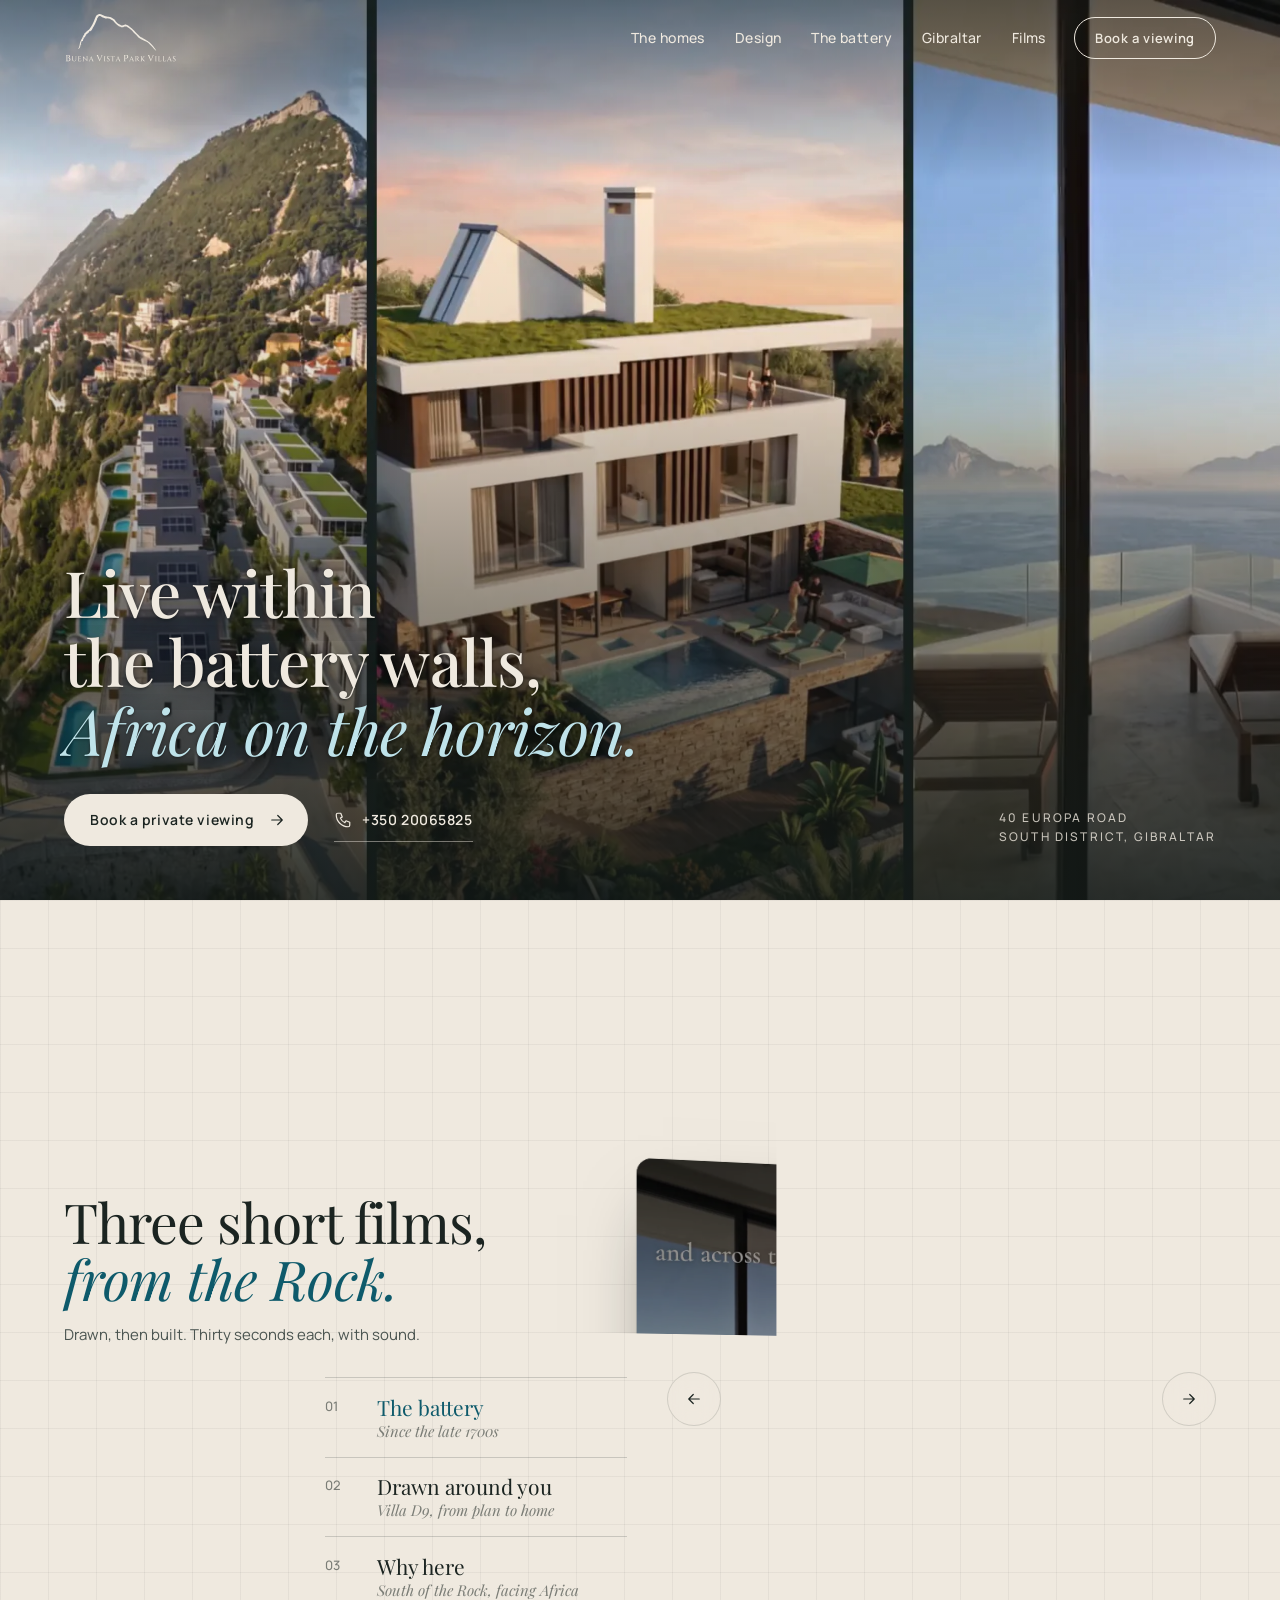
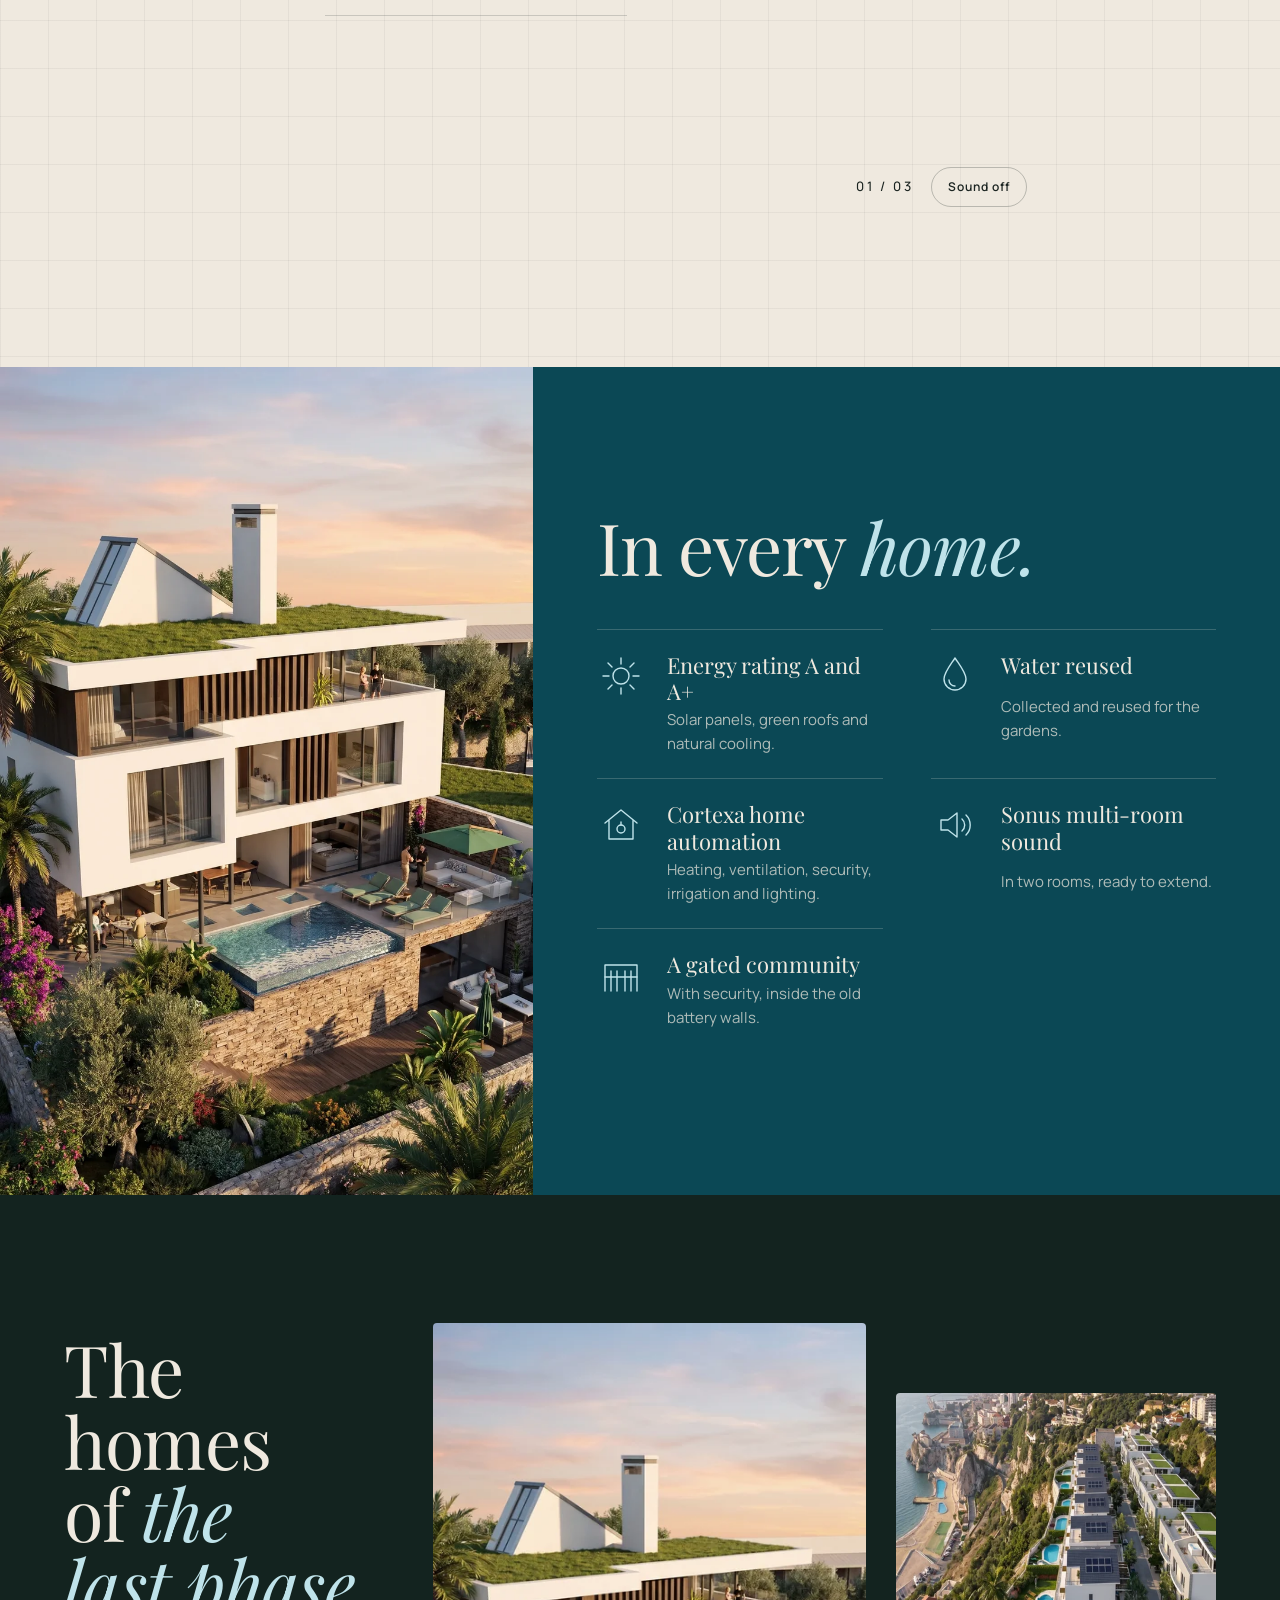
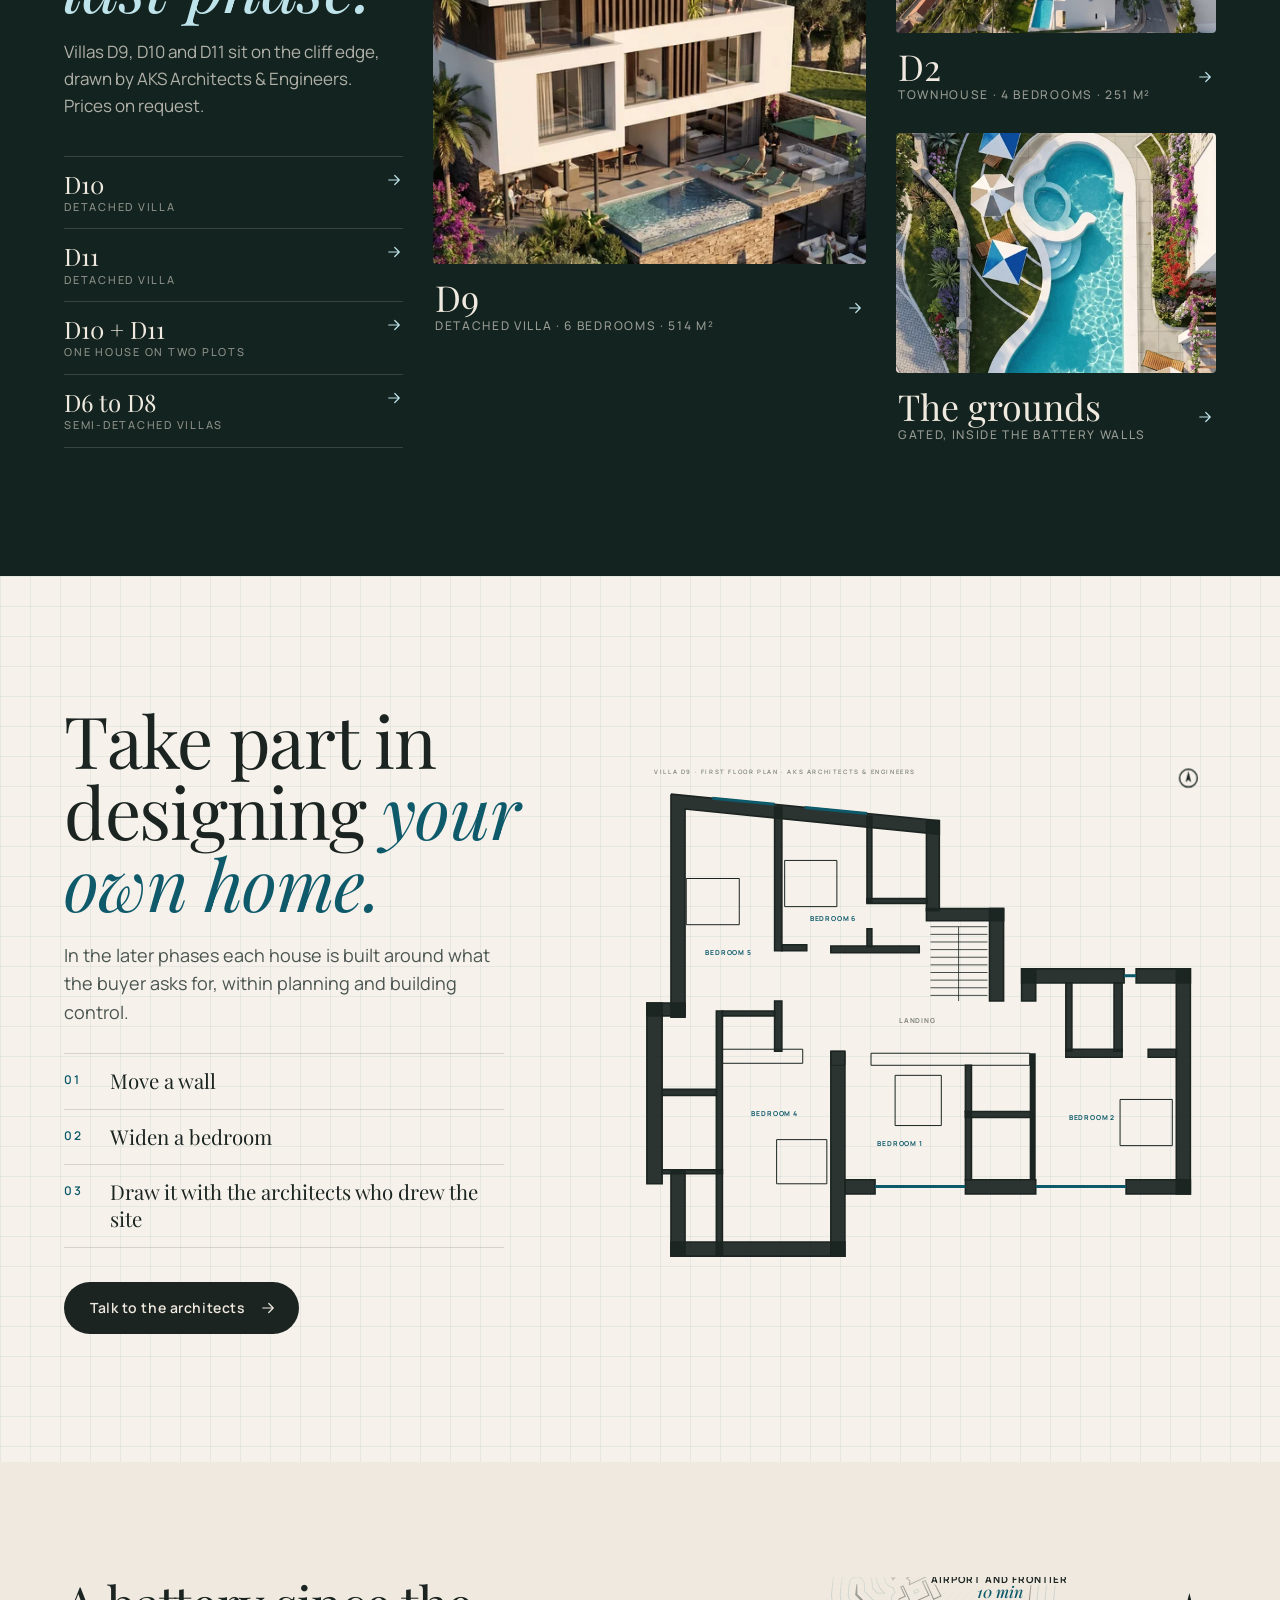
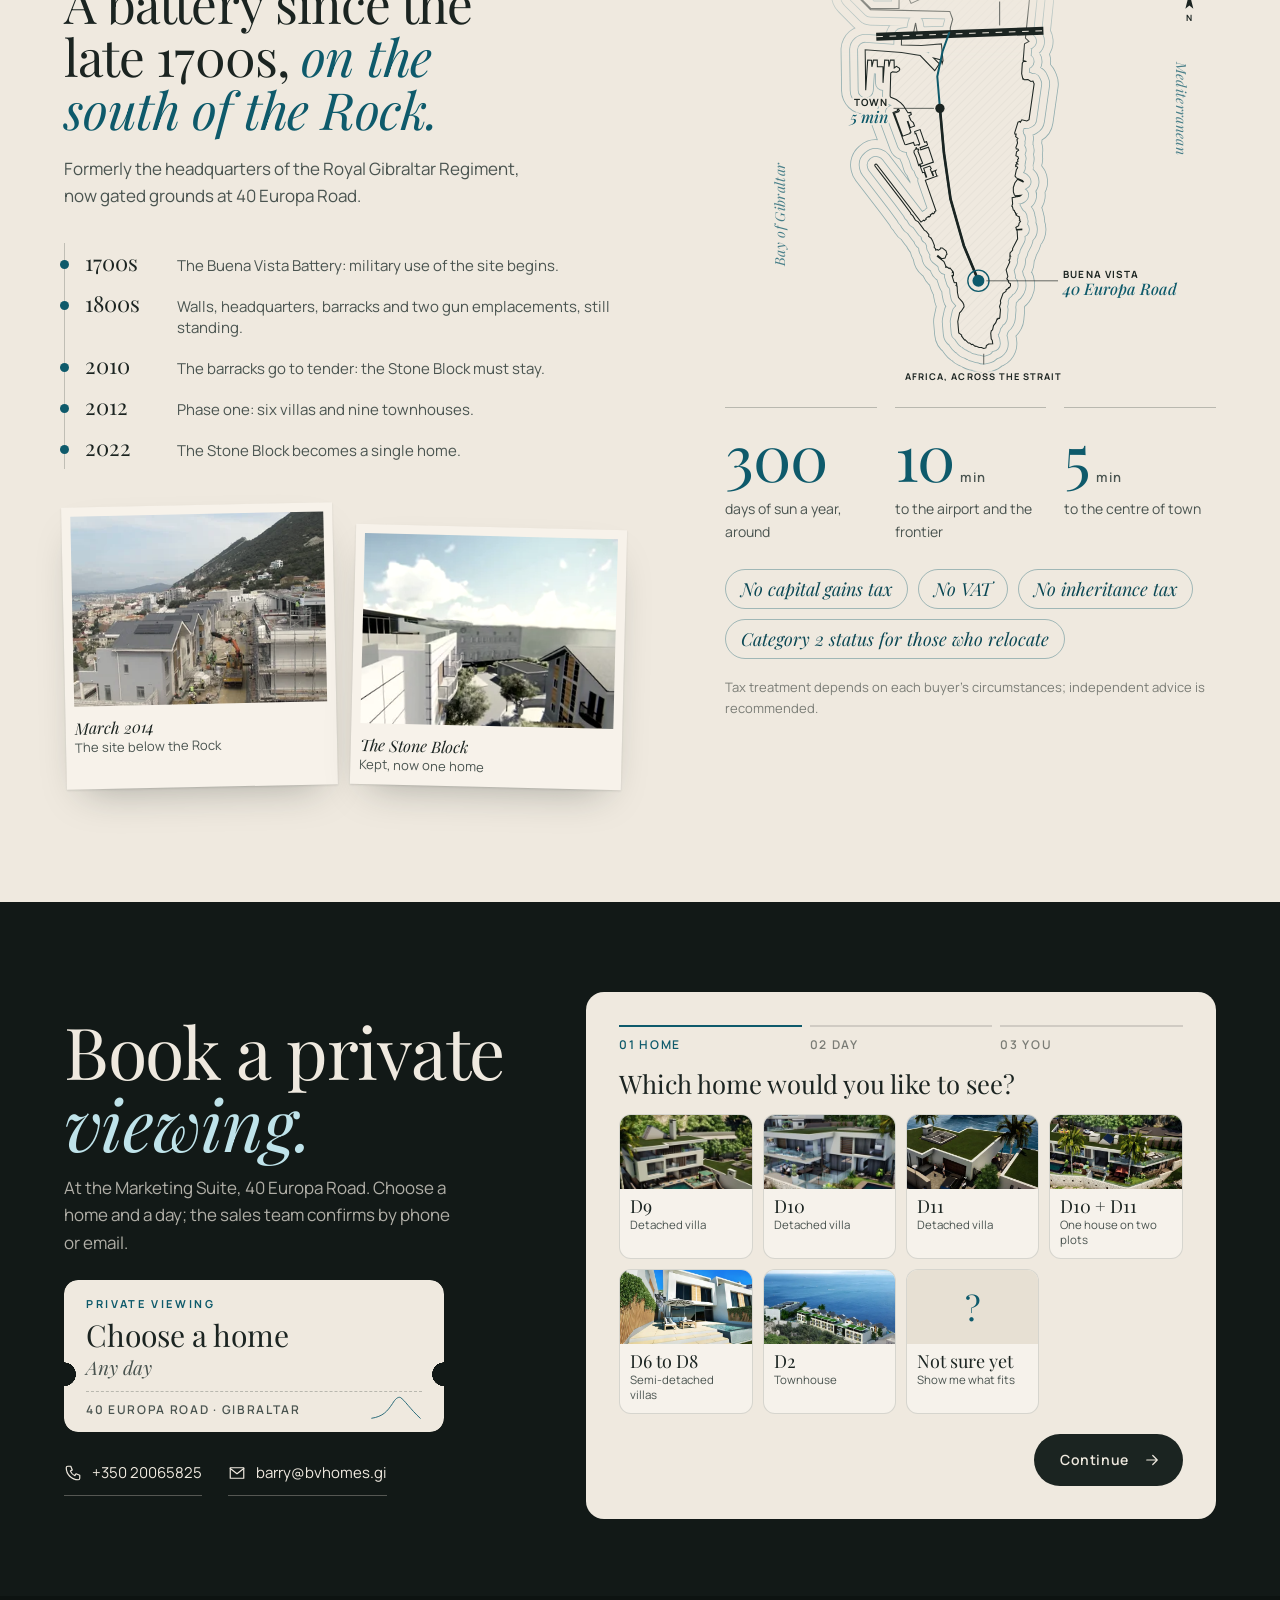
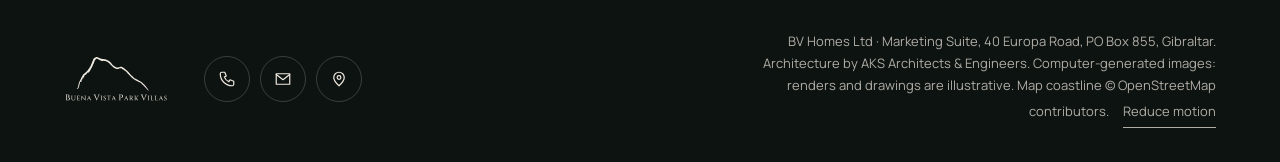
<file: index.html>
<!doctype html>
<html lang="en-GB">
<head>
<meta charset="utf-8">
<meta name="viewport" content="width=device-width, initial-scale=1, viewport-fit=cover">
<title>Buena Vista Park Villas | Luxury villas in Gibraltar</title>
<meta name="description" content="Villas and townhouses on the old Buena Vista Battery, South District, Gibraltar. Views to Africa, a gated community, homes designed with the buyer. Book a private viewing: +350 20065825.">
<meta name="robots" content="noindex">
<link rel="canonical" href="https://tomas476.github.io/buena-vista/">
<meta property="og:type" content="website">
<meta property="og:site_name" content="Buena Vista Park Villas">
<meta property="og:title" content="Buena Vista Park Villas | Luxury villas in Gibraltar">
<meta property="og:description" content="Villas and townhouses on the old Buena Vista Battery, South District, Gibraltar. Views to Africa, a gated community, homes designed with the buyer. Book a private viewing: +350 20065825.">
<meta property="og:url" content="https://tomas476.github.io/buena-vista/">
<meta property="og:image" content="https://tomas476.github.io/buena-vista/img/og-v2.jpg">
<meta property="og:image:width" content="1200">
<meta property="og:image:height" content="630">
<meta property="og:image:alt" content="Buena Vista Park Villas, Gibraltar: villas on the cliff edge above the sea.">
<meta name="twitter:card" content="summary_large_image">
<meta name="theme-color" content="#1B2421">
<link rel="icon" href="img/icon.svg" type="image/svg+xml">
<link rel="apple-touch-icon" href="img/icon-180.png">
<script>(function(){var d=document.documentElement;d.style.setProperty('--u',(innerHeight/100)+'px');try{if(localStorage.getItem('still')==='1')d.classList.add('still')}catch(e){}})()</script>
<link rel="preload" href="fonts/bodoni.woff2" as="font" type="font/woff2" crossorigin>
<link rel="preload" as="image" href="media/hero-720x1280.webp" media="(max-aspect-ratio: 4/5)" fetchpriority="high">
<link rel="preload" as="image" href="media/hero-1920.webp" media="(min-aspect-ratio: 4/5)" fetchpriority="high">
<link rel="preload" as="font" type="font/woff2" href="fonts/playfair.woff2" crossorigin>
<script>(function(){var d=document.documentElement,s=0;try{s=localStorage.getItem('still')==='1'}catch(e){}if(!s&&!matchMedia('(prefers-reduced-motion: reduce)').matches)d.classList.add('intro-on')})()</script>
<link rel="stylesheet" href="css/site.css?v=2411a">
<script type="application/ld+json">{"@context": "https://schema.org", "@type": "Residence", "name": "Buena Vista Park Villas", "description": "Gated community of luxury villas and townhouses on the former Buena Vista Barracks, South District, Gibraltar.", "address": {"@type": "PostalAddress", "streetAddress": "40 Europa Road", "addressLocality": "Gibraltar", "addressCountry": "GI"}, "telephone": "+350 20065825", "email": "barry@bvhomes.gi"}</script>
</head>
<body class="home">
<svg width="0" height="0" style="position:absolute" aria-hidden="true">
  <symbol id="i-call" viewBox="0 0 24 24"><path d="M5 3h4l2 5-2.5 1.5a11 11 0 0 0 6 6L16 13l5 2v4a2 2 0 0 1-2 2A16 16 0 0 1 3 5a2 2 0 0 1 2-2Z"/></symbol>
  <symbol id="i-mail" viewBox="0 0 24 24"><path d="M3 5h18v14H3z"/><path d="m3 6 9 7 9-7"/></symbol>
  <symbol id="i-pin" viewBox="0 0 24 24"><path d="M12 21s7-6.2 7-11a7 7 0 1 0-14 0c0 4.8 7 11 7 11Z"/><circle cx="12" cy="10" r="2.5"/></symbol>
  <symbol id="i-wa" viewBox="0 0 24 24"><path d="M4 20l1.3-3.9A8 8 0 1 1 8 19z"/><path d="M9 8.5c0 3 2.5 6 5.5 6.5l1.2-1.4-1.8-1-1 .8a4.5 4.5 0 0 1-2.3-2.3l.8-1-1-1.8z"/></symbol>
  <symbol id="i-arrow" viewBox="0 0 24 24"><path d="M5 12h14M13 6l6 6-6 6"/></symbol>
  <symbol id="i-play" viewBox="0 0 24 24"><path d="M8 5.5v13l10.5-6.5z"/></symbol>
</svg>
<a class="skip" href="#main">Skip to content</a>

<header class="bar" id="bar">
  <a class="logo" href="index.html" aria-label="Buena Vista Park Villas, home"><svg class="logo-svg" viewBox="0 -16 1260 556" aria-hidden="true"><g class="rock" transform="translate(94.1 -30) scale(0.93)"><path transform="translate(0 480) scale(.1 -.1)" d="M3123 4501 c-187 -69 -294 -165 -342 -306 -8 -22 -24 -62 -36 -90 -47 -105 -88 -205 -145 -355 -131 -349 -293 -656 -459 -870 -36 -47 -85 -110 -108 -141 -25 -35 -104 -108 -205 -190 -89 -73 -192 -161 -228 -195 -36 -33 -78 -69 -92 -78 -35 -23 -84 -100 -102 -159 -7 -25 -32 -67 -54 -94 -24 -28 -58 -89 -82 -148 -56 -134 -137 -303 -164 -340 -52 -72 -196 -387 -196 -431 0 -12 -5 -35 -11 -50 -5 -16 -17 -71 -25 -124 -24 -161 -31 -192 -64 -285 -17 -49 -36 -109 -42 -132 -8 -34 -23 -55 -76 -103 -53 -48 -63 -60 -49 -66 10 -4 25 0 35 9 9 8 29 18 43 22 14 3 44 23 66 43 23 20 52 45 66 54 36 25 84 155 102 279 19 124 16 120 70 112 38 -5 45 -3 45 11 0 10 -8 16 -22 16 -47 0 -52 12 -39 86 7 38 20 87 30 109 39 84 53 155 31 155 -5 0 -10 7 -10 16 0 8 4 13 9 9 5 -3 13 -1 16 5 4 6 14 10 23 9 10 -1 25 1 35 6 9 4 32 5 50 2 17 -3 41 -7 52 -9 19 -3 20 2 18 139 -2 89 1 143 7 143 6 0 10 -7 10 -15 0 -24 33 -86 44 -82 13 4 13 59 2 100 -8 28 -8 29 24 25 43 -4 53 39 20 84 -12 16 -20 37 -18 46 4 22 51 28 68 8 19 -23 32 -20 68 17 34 35 42 67 17 67 -8 0 -15 7 -15 15 0 8 8 15 18 15 22 0 54 32 51 52 -3 26 1 37 27 67 25 31 51 43 39 19 -4 -7 1 -4 10 7 12 15 15 31 10 66 -7 46 -7 46 106 124 168 116 205 159 240 275 18 59 45 61 67 5 8 -22 16 -41 18 -43 6 -9 47 38 65 75 17 34 28 45 60 55 55 16 114 92 186 238 31 63 71 131 89 151 66 76 122 186 353 699 58 129 111 279 111 316 0 31 30 86 111 200 71 100 123 148 153 140 11 -3 46 -6 77 -6 48 0 62 -5 99 -32 73 -56 113 -77 185 -99 39 -12 81 -29 95 -39 25 -18 135 -75 135 -70 0 1 38 -10 86 -24 98 -30 139 -32 199 -11 57 20 124 20 141 -1 11 -13 25 -15 75 -10 61 6 62 6 214 -70 223 -111 343 -195 426 -296 83 -102 285 -304 379 -379 39 -31 79 -66 89 -78 11 -11 25 -21 33 -21 7 0 13 -4 13 -9 0 -4 39 -33 86 -64 70 -46 92 -55 115 -50 31 6 63 -10 112 -56 28 -25 32 -26 155 -25 127 0 127 0 198 42 74 44 87 47 326 54 16 1 46 -13 75 -35 26 -20 107 -77 178 -126 241 -167 405 -307 521 -445 71 -86 93 -108 253 -257 159 -148 199 -189 263 -270 115 -146 173 -195 388 -330 87 -54 386 -209 404 -209 3 0 30 -11 61 -25 31 -15 95 -41 143 -59 231 -88 214 -75 562 -425 173 -174 342 -350 375 -391 102 -128 336 -352 352 -336 14 14 -95 186 -231 365 -39 51 -84 112 -100 135 -109 153 -354 412 -518 548 -64 52 -274 188 -291 188 -5 0 -198 110 -457 260 -36 21 -101 56 -145 78 -94 47 -173 103 -270 194 -38 35 -90 82 -115 103 -88 75 -183 171 -283 285 -119 134 -363 380 -492 496 -49 45 -121 109 -160 144 -202 181 -408 309 -531 329 -71 11 -113 2 -264 -59 -225 -91 -260 -85 -570 98 -80 47 -168 103 -197 124 -59 43 -238 259 -276 334 -61 119 -347 314 -607 413 -64 25 -221 54 -405 76 -208 25 -287 48 -518 156 -234 110 -362 137 -464 100z"/></g><g class="word" transform="translate(14.5 520) scale(0.1)"><path d="M131.0 -73.0V-627.0Q131.0 -653.0 112.0 -671.5Q93.0 -690.0 67.0 -690.0H55.0L54.0 -700.0H283.0Q354.0 -700.0 405.5 -680.0Q457.0 -660.0 484.5 -622.5Q512.0 -585.0 512.0 -532.0Q512.0 -488.0 495.5 -456.5Q479.0 -425.0 453.0 -406.5Q427.0 -388.0 398.0 -381.0Q450.0 -374.0 489.5 -348.0Q529.0 -322.0 550.0 -282.0Q571.0 -242.0 571.0 -190.0Q571.0 -132.0 541.5 -89.0Q512.0 -46.0 456.0 -23.0Q400.0 0.0 322.0 0.0H54.0L55.0 -10.0H67.0Q93.0 -10.0 112.0 -28.5Q131.0 -47.0 131.0 -73.0ZM224.0 -664.0V-39.0H305.0Q355.0 -39.0 390.5 -57.0Q426.0 -75.0 445.0 -111.0Q464.0 -147.0 464.0 -199.0Q464.0 -251.0 445.0 -284.5Q426.0 -318.0 396.0 -336.5Q366.0 -355.0 329.5 -362.5Q293.0 -370.0 258.0 -370.0V-379.0Q281.0 -379.0 307.0 -385.0Q333.0 -391.0 356.5 -406.0Q380.0 -421.0 394.5 -449.5Q409.0 -478.0 409.0 -523.0Q409.0 -570.0 393.0 -601.5Q377.0 -633.0 345.5 -648.5Q314.0 -664.0 269.0 -664.0Z M891.06 -546.0V-538.2H878.58Q861.4200000000001 -538.2 849.33 -527.28Q837.24 -516.36 837.24 -499.20000000000005V-202.8Q837.24 -146.64000000000001 857.13 -104.52000000000001Q877.02 -62.400000000000006 913.29 -39.39Q949.56 -16.38 997.9200000000001 -16.38Q1048.62 -16.38 1086.4499999999998 -38.22Q1124.28 -60.06 1144.9499999999998 -99.84Q1165.62 -139.62 1165.62 -192.66V-499.20000000000005Q1165.62 -516.36 1153.53 -527.28Q1141.44 -538.2 1124.28 -538.2H1111.8V-546.0H1262.3400000000001V-538.2H1249.8600000000001Q1232.7 -538.2 1220.6100000000001 -527.28Q1208.52 -516.36 1208.52 -499.20000000000005V-194.22Q1208.52 -132.6 1182.3899999999999 -86.58Q1156.26 -40.56 1107.51 -14.82Q1058.76 10.92 993.24 10.92Q922.26 10.92 870.78 -14.43Q819.3 -39.78 792.0 -85.8Q764.7 -131.82 764.7 -193.44V-499.20000000000005Q764.7 -516.36 752.61 -527.28Q740.52 -538.2 723.36 -538.2H710.88V-546.0Z M1791.12 -137.28 1749.0 0.0H1398.7799999999997V-7.800000000000001H1408.9199999999998Q1429.1999999999998 -7.800000000000001 1443.6299999999999 -22.230000000000004Q1458.06 -36.660000000000004 1458.84 -56.940000000000005V-489.06Q1458.84 -509.34000000000003 1444.02 -523.77Q1429.1999999999998 -538.2 1408.9199999999998 -538.2H1399.56L1398.7799999999997 -546.0H1648.3799999999999Q1665.54 -546.0 1684.6499999999999 -548.34Q1703.7599999999998 -550.6800000000001 1720.1399999999999 -553.8000000000001Q1736.52 -556.9200000000001 1743.54 -560.04V-449.28000000000003H1735.7399999999998V-461.76Q1735.7399999999998 -485.94 1720.1399999999999 -502.32Q1706.8799999999999 -515.58 1687.3799999999999 -518.7H1531.3799999999999V-282.36H1653.84Q1674.12 -283.14 1687.3799999999999 -297.18Q1700.6399999999999 -311.22 1700.6399999999999 -330.72V-340.08H1708.4399999999998V-198.12H1700.6399999999999V-208.26000000000002Q1700.6399999999999 -227.76000000000002 1687.3799999999999 -241.8Q1674.12 -255.84 1653.84 -255.84H1531.3799999999999V-27.3H1639.7999999999997Q1680.36 -27.3 1707.6599999999999 -40.95Q1734.9599999999998 -54.6 1752.8999999999999 -79.56Q1770.84 -104.52000000000001 1783.32 -137.28Z M1974.3599999999997 -557.7 2389.3199999999997 -131.82V-490.62Q2388.54 -510.90000000000003 2374.89 -524.5500000000001Q2361.24 -538.2 2340.9599999999996 -538.2H2326.14V-546.0H2511.7799999999997V-538.2H2497.74Q2478.24 -538.2 2464.2 -524.5500000000001Q2450.16 -510.90000000000003 2449.3799999999997 -490.62V-88.92Q2449.3799999999997 -62.400000000000006 2451.33 -39.39Q2453.2799999999997 -16.38 2454.8399999999997 -3.12L2457.18 10.92H2450.16L2034.4199999999998 -414.96000000000004L2035.1999999999998 -55.38Q2035.1999999999998 -35.88 2049.24 -21.840000000000003Q2063.2799999999997 -7.800000000000001 2082.7799999999997 -7.800000000000001H2097.6V0.0H1911.9599999999998V-7.800000000000001H1926.7799999999997Q1946.2799999999997 -7.800000000000001 1960.3199999999997 -21.840000000000003Q1974.3599999999997 -35.88 1974.3599999999997 -55.38V-460.2Q1974.3599999999997 -501.54 1970.4599999999998 -529.62L1966.5599999999997 -557.7Z M2881.4399999999996 -558.48 3099.0599999999995 -54.6Q3110.7599999999998 -29.64 3129.4799999999996 -19.5Q3148.2 -7.800000000000001 3166.1399999999994 -7.800000000000001H3172.3799999999997V0.0H2972.7V-7.800000000000001H2979.7199999999993Q2995.3199999999997 -7.800000000000001 3007.0199999999995 -20.67Q3018.7199999999993 -33.54 3009.3599999999997 -56.940000000000005L2963.3399999999997 -177.06H2762.0999999999995L2712.9599999999996 -54.6Q2708.2799999999997 -40.56 2712.1799999999994 -30.42Q2716.0799999999995 -19.5 2725.0499999999993 -13.65Q2734.0199999999995 -7.800000000000001 2743.3799999999997 -7.800000000000001H2750.3999999999996V0.0H2590.4999999999995V-7.800000000000001H2597.5199999999995Q2615.4599999999996 -7.800000000000001 2634.1799999999994 -19.5Q2651.3399999999997 -28.86 2663.0399999999995 -50.7L2842.4399999999996 -471.12Q2843.2199999999993 -472.68 2848.2899999999995 -483.21000000000004Q2853.3599999999997 -493.74 2859.2099999999996 -508.56Q2865.0599999999995 -523.38 2869.74 -537.4200000000001Q2874.4199999999996 -551.46 2874.4199999999996 -558.48ZM2773.0199999999995 -203.58H2953.2L2865.0599999999995 -434.46000000000004Z M3811.8999999999996 16.0 3524.8999999999996 -627.0Q3509.8999999999996 -661.0 3484.8999999999996 -675.5Q3459.8999999999996 -690.0 3436.8999999999996 -690.0H3428.8999999999996V-700.0H3684.8999999999996V-690.0H3675.8999999999996Q3656.8999999999996 -690.0 3642.3999999999996 -674.0Q3627.8999999999996 -658.0 3638.8999999999996 -628.0H3637.8999999999996L3833.8999999999996 -141.0L4040.8999999999996 -633.0Q4048.8999999999996 -659.0 4034.8999999999996 -674.0Q4019.8999999999996 -690.0 4000.8999999999996 -690.0H3991.8999999999996V-700.0H4196.9V-690.0H4187.9Q4165.9 -690.0 4140.9 -675.5Q4115.9 -661.0 4099.9 -627.0L3861.8999999999996 -96.0Q3861.8999999999996 -94.0 3855.3999999999996 -80.5Q3848.8999999999996 -67.0 3840.8999999999996 -48.0Q3832.8999999999996 -29.0 3827.3999999999996 -11.0Q3821.8999999999996 7.0 3820.8999999999996 16.0Z M4343.08 -56.940000000000005V-489.06Q4342.299999999999 -509.34000000000003 4327.869999999999 -523.77Q4313.44 -538.2 4293.16 -538.2H4283.0199999999995V-546.0H4475.679999999999V-538.2H4465.54Q4445.259999999999 -538.2 4430.83 -523.77Q4416.4 -509.34000000000003 4415.62 -489.06V-56.940000000000005Q4416.4 -36.660000000000004 4430.83 -22.230000000000004Q4445.259999999999 -7.800000000000001 4465.54 -7.800000000000001H4475.679999999999V0.0H4283.0199999999995V-7.800000000000001H4293.16Q4313.44 -7.800000000000001 4327.869999999999 -22.230000000000004Q4342.299999999999 -36.660000000000004 4343.08 -56.940000000000005Z M4779.82 -556.9200000000001Q4793.08 -556.9200000000001 4810.24 -555.3600000000001Q4827.4 -553.8000000000001 4844.5599999999995 -551.46Q4850.799999999999 -549.9 4857.039999999999 -549.12H4896.04V-532.74L4892.919999999999 -446.94H4885.9Q4885.9 -485.16 4858.599999999999 -507.78Q4831.299999999999 -530.4 4789.959999999999 -530.4Q4746.28 -530.4 4719.369999999999 -505.04999999999995Q4692.459999999999 -479.7 4692.459999999999 -445.38Q4691.679999999999 -428.22 4701.429999999999 -409.11Q4711.179999999999 -390.0 4731.459999999999 -373.62L4883.5599999999995 -246.48000000000002Q4910.86 -225.42000000000002 4922.17 -197.73000000000002Q4933.48 -170.04 4932.7 -140.4Q4931.139999999999 -71.76 4886.679999999999 -30.42Q4842.219999999999 10.92 4766.5599999999995 10.92Q4742.379999999999 10.92 4714.689999999999 6.24Q4686.999999999999 1.56 4662.82 -8.190000000000001Q4638.639999999999 -17.94 4623.82 -33.54Q4619.919999999999 -47.58 4620.3099999999995 -68.25Q4620.7 -88.92 4624.99 -110.75999999999999Q4629.28 -132.6 4636.299999999999 -149.76H4643.32Q4639.419999999999 -109.98 4654.629999999999 -78.78Q4669.839999999999 -47.58 4699.089999999999 -30.81Q4728.339999999999 -14.040000000000001 4766.5599999999995 -15.600000000000001Q4812.58 -17.16 4842.61 -44.07Q4872.639999999999 -70.98 4872.639999999999 -114.66000000000001Q4872.639999999999 -137.28 4862.5 -156.0Q4852.36 -174.72 4831.299999999999 -189.54000000000002L4686.219999999999 -312.78000000000003Q4656.58 -334.62 4644.1 -364.26Q4631.62 -393.90000000000003 4633.179999999999 -423.54Q4634.74 -458.64000000000004 4651.9 -489.45000000000005Q4669.0599999999995 -520.26 4701.429999999999 -538.59Q4733.799999999999 -556.9200000000001 4779.82 -556.9200000000001Z M5515.3 -560.82V-450.06L5507.5 -450.84000000000003V-462.54Q5507.5 -487.5 5491.51 -503.49Q5475.52 -519.48 5450.56 -520.26H5317.96V-56.940000000000005Q5318.74 -36.660000000000004 5333.17 -22.230000000000004Q5347.6 -7.800000000000001 5367.88 -7.800000000000001H5378.02V0.0H5185.36V-7.800000000000001H5195.5Q5215.78 -7.800000000000001 5230.21 -22.230000000000004Q5244.64 -36.660000000000004 5245.42 -56.940000000000005V-520.26H5112.82Q5087.86 -519.48 5071.87 -503.49Q5055.88 -487.5 5055.88 -462.54V-450.84000000000003L5048.08 -450.06V-560.82Q5055.88 -557.7 5071.87 -554.58Q5087.86 -551.46 5107.36 -549.12Q5126.86 -546.78 5143.24 -546.78H5420.14Q5437.3 -546.78 5456.41 -549.12Q5475.52 -551.46 5491.9 -554.58Q5508.28 -557.7 5515.3 -560.82Z M5867.0199999999995 -558.48 6084.639999999999 -54.6Q6096.339999999999 -29.64 6115.0599999999995 -19.5Q6133.78 -7.800000000000001 6151.719999999999 -7.800000000000001H6157.959999999999V0.0H5958.28V-7.800000000000001H5965.299999999999Q5980.9 -7.800000000000001 5992.599999999999 -20.67Q6004.299999999999 -33.54 5994.94 -56.940000000000005L5948.919999999999 -177.06H5747.679999999999L5698.539999999999 -54.6Q5693.86 -40.56 5697.759999999999 -30.42Q5701.66 -19.5 5710.629999999999 -13.65Q5719.599999999999 -7.800000000000001 5728.959999999999 -7.800000000000001H5735.98V0.0H5576.08V-7.800000000000001H5583.099999999999Q5601.039999999999 -7.800000000000001 5619.759999999999 -19.5Q5636.919999999999 -28.86 5648.62 -50.7L5828.0199999999995 -471.12Q5828.799999999999 -472.68 5833.869999999999 -483.21000000000004Q5838.94 -493.74 5844.789999999999 -508.56Q5850.639999999999 -523.38 5855.32 -537.4200000000001Q5859.999999999999 -551.46 5859.999999999999 -558.48ZM5758.599999999999 -203.58H5938.78L5850.639999999999 -434.46000000000004Z M6562.48 -73.0V-627.0Q6562.48 -653.0 6543.48 -671.5Q6524.48 -690.0 6498.48 -690.0H6486.48L6485.48 -700.0H6770.48Q6842.48 -700.0 6890.98 -676.5Q6939.48 -653.0 6964.98 -609.5Q6990.48 -566.0 6990.48 -507.0Q6991.48 -460.0 6972.98 -421.5Q6954.48 -383.0 6923.48 -357.0Q6892.48 -331.0 6852.98 -318.5Q6813.48 -306.0 6771.48 -310.0Q6729.48 -314.0 6689.48 -337.0V-347.0L6705.48 -345.0Q6720.48 -344.0 6744.98 -346.0Q6769.48 -348.0 6795.98 -358.0Q6822.48 -368.0 6845.98 -392.0Q6869.48 -416.0 6881.48 -457.0Q6884.48 -469.0 6886.48 -485.5Q6888.48 -502.0 6887.48 -517.0Q6886.48 -584.0 6851.98 -625.0Q6817.48 -666.0 6754.48 -666.0H6655.48V-73.0Q6656.48 -47.0 6674.98 -28.5Q6693.48 -10.0 6719.48 -10.0H6732.48V0.0H6485.48V-10.0H6498.48Q6524.48 -10.0 6542.98 -28.5Q6561.48 -47.0 6562.48 -73.0Z M7371.94 -558.48 7589.5599999999995 -54.6Q7601.259999999999 -29.64 7619.98 -19.5Q7638.7 -7.800000000000001 7656.639999999999 -7.800000000000001H7662.879999999999V0.0H7463.2V-7.800000000000001H7470.219999999999Q7485.82 -7.800000000000001 7497.5199999999995 -20.67Q7509.219999999999 -33.54 7499.86 -56.940000000000005L7453.839999999999 -177.06H7252.599999999999L7203.459999999999 -54.6Q7198.78 -40.56 7202.679999999999 -30.42Q7206.58 -19.5 7215.549999999999 -13.65Q7224.5199999999995 -7.800000000000001 7233.879999999999 -7.800000000000001H7240.9V0.0H7081.0V-7.800000000000001H7088.0199999999995Q7105.959999999999 -7.800000000000001 7124.679999999999 -19.5Q7141.839999999999 -28.86 7153.54 -50.7L7332.94 -471.12Q7333.719999999999 -472.68 7338.789999999999 -483.21000000000004Q7343.86 -493.74 7349.709999999999 -508.56Q7355.5599999999995 -523.38 7360.24 -537.4200000000001Q7364.919999999999 -551.46 7364.919999999999 -558.48ZM7263.5199999999995 -203.58H7443.7L7355.5599999999995 -434.46000000000004Z M7813.36 -56.940000000000005V-489.06Q7812.58 -509.34000000000003 7798.15 -523.77Q7783.719999999999 -538.2 7763.44 -538.2H7753.299999999999V-546.0H7982.62Q8017.719999999999 -546.0 8048.139999999999 -536.64Q8078.5599999999995 -527.28 8100.01 -508.95Q8121.46 -490.62 8133.9400000000005 -463.32000000000005Q8146.42 -436.02000000000004 8146.42 -399.36Q8146.42 -363.48 8130.04 -329.55Q8113.66 -295.62 8084.41 -273.78Q8055.16 -251.94 8015.379999999999 -250.38Q8032.54 -244.14000000000001 8049.7 -226.20000000000002Q8066.86 -208.26000000000002 8079.339999999999 -191.1Q8079.339999999999 -190.32 8089.089999999999 -176.28Q8098.839999999999 -162.24 8113.66 -141.57Q8128.48 -120.9 8143.69 -100.62Q8158.9 -80.34 8170.599999999999 -67.08Q8186.2 -48.36 8201.41 -35.49Q8216.619999999999 -22.62 8234.169999999998 -15.21Q8251.72 -7.800000000000001 8273.56 -7.800000000000001V0.0H8218.96Q8181.5199999999995 0.0 8152.66 -9.75Q8123.799999999999 -19.5 8102.74 -36.269999999999996Q8081.679999999999 -53.04 8066.86 -72.54Q8063.74 -78.0 8053.99 -92.82Q8044.24 -107.64 8032.15 -126.75Q8020.0599999999995 -145.86 8008.36 -164.58Q7996.66 -183.3 7988.08 -196.95Q7979.5 -210.6 7977.16 -214.5Q7963.9 -235.56 7947.5199999999995 -250.77Q7931.139999999999 -265.98 7911.639999999999 -266.76V-274.56Q7912.42 -274.56 7922.95 -274.17Q7933.48 -273.78000000000003 7947.5199999999995 -274.56Q7967.799999999999 -275.34000000000003 7990.8099999999995 -281.58000000000004Q8013.82 -287.82 8032.93 -305.76Q8052.04 -323.7 8061.4 -358.8Q8063.74 -366.6 8064.91 -378.3Q8066.08 -390.0 8065.299999999999 -402.48Q8064.5199999999995 -456.3 8038.389999999999 -486.33000000000004Q8012.259999999999 -516.36 7970.139999999999 -517.9200000000001Q7952.2 -519.48 7932.7 -519.09Q7913.2 -518.7 7899.16 -518.7H7885.9V-56.940000000000005Q7885.9 -36.660000000000004 7900.719999999999 -22.230000000000004Q7915.54 -7.800000000000001 7935.82 -7.800000000000001H7945.179999999999V0.0H7753.299999999999V-7.800000000000001H7763.44Q7783.719999999999 -7.800000000000001 7798.15 -22.230000000000004Q7812.58 -36.660000000000004 7813.36 -56.940000000000005Z M8418.58 -56.940000000000005V-489.06Q8417.8 -509.34000000000003 8403.369999999999 -523.77Q8388.94 -538.2 8368.66 -538.2H8358.52V-546.0H8551.18V-538.2H8541.039999999999Q8520.76 -538.2 8506.33 -523.77Q8491.9 -509.34000000000003 8491.119999999999 -489.06V-56.940000000000005Q8491.9 -36.660000000000004 8506.33 -22.230000000000004Q8520.76 -7.800000000000001 8541.039999999999 -7.800000000000001H8551.18V0.0H8358.52V-7.800000000000001H8368.66Q8388.94 -7.800000000000001 8403.369999999999 -22.230000000000004Q8417.8 -36.660000000000004 8418.58 -56.940000000000005ZM8843.68 -546.0V-538.98H8840.56Q8814.82 -538.98 8792.199999999999 -528.84Q8775.039999999999 -520.26 8761.0 -507.78000000000003L8583.16 -300.3L8789.86 -45.24Q8807.02 -27.3 8824.18 -17.94Q8841.34 -8.58 8865.52 -7.800000000000001V0.0H8821.84Q8814.039999999999 0.0 8797.66 -1.17Q8781.279999999999 -2.34 8761.779999999999 -7.0200000000000005Q8742.279999999999 -11.700000000000001 8722.779999999999 -22.23Q8703.279999999999 -32.76 8688.46 -51.480000000000004Q8686.9 -53.04 8674.029999999999 -69.03Q8661.16 -85.02 8641.66 -109.59Q8622.16 -134.16 8600.71 -161.46Q8579.26 -188.76000000000002 8559.76 -212.16L8528.56 -251.16L8516.08 -266.76L8700.94 -502.32Q8711.08 -515.58 8704.45 -527.28Q8697.82 -538.98 8682.22 -538.98H8674.42V-546.0Z M9506.6 16.0 9219.6 -627.0Q9204.6 -661.0 9179.6 -675.5Q9154.6 -690.0 9131.6 -690.0H9123.6V-700.0H9379.6V-690.0H9370.6Q9351.6 -690.0 9337.1 -674.0Q9322.6 -658.0 9333.6 -628.0H9332.6L9528.6 -141.0L9735.6 -633.0Q9743.6 -659.0 9729.6 -674.0Q9714.6 -690.0 9695.6 -690.0H9686.6V-700.0H9891.6V-690.0H9882.6Q9860.6 -690.0 9835.6 -675.5Q9810.6 -661.0 9794.6 -627.0L9556.6 -96.0Q9556.6 -94.0 9550.1 -80.5Q9543.6 -67.0 9535.6 -48.0Q9527.6 -29.0 9522.1 -11.0Q9516.6 7.0 9515.6 16.0Z M10037.78 -56.940000000000005V-489.06Q10037.0 -509.34000000000003 10022.57 -523.77Q10008.140000000001 -538.2 9987.86 -538.2H9977.720000000001V-546.0H10170.380000000001V-538.2H10160.24Q10139.960000000001 -538.2 10125.53 -523.77Q10111.1 -509.34000000000003 10110.32 -489.06V-56.940000000000005Q10111.1 -36.660000000000004 10125.53 -22.230000000000004Q10139.960000000001 -7.800000000000001 10160.24 -7.800000000000001H10170.380000000001V0.0H9977.720000000001V-7.800000000000001H9987.86Q10008.140000000001 -7.800000000000001 10022.57 -22.230000000000004Q10037.0 -36.660000000000004 10037.78 -56.940000000000005Z M10706.18 -137.28 10664.060000000001 0.0H10313.840000000002V-7.800000000000001H10323.980000000001Q10344.260000000002 -7.800000000000001 10358.690000000002 -22.230000000000004Q10373.12 -36.660000000000004 10373.900000000001 -56.940000000000005V-489.06Q10373.12 -509.34000000000003 10358.690000000002 -523.77Q10344.260000000002 -538.2 10323.980000000001 -538.2H10313.840000000002V-546.0H10506.500000000002V-538.2H10496.36Q10476.080000000002 -538.2 10461.650000000001 -523.77Q10447.220000000001 -509.34000000000003 10446.44 -489.06V-27.3H10554.86Q10595.420000000002 -27.3 10622.720000000001 -40.95Q10650.02 -54.6 10667.960000000001 -79.56Q10685.900000000001 -104.52000000000001 10698.380000000001 -137.28Z M11218.580000000002 -137.28 11176.460000000001 0.0H10826.240000000002V-7.800000000000001H10836.380000000001Q10856.660000000002 -7.800000000000001 10871.09 -22.230000000000004Q10885.52 -36.660000000000004 10886.300000000001 -56.940000000000005V-489.06Q10885.52 -509.34000000000003 10871.09 -523.77Q10856.660000000002 -538.2 10836.380000000001 -538.2H10826.240000000002V-546.0H11018.900000000001V-538.2H11008.76Q10988.480000000001 -538.2 10974.050000000001 -523.77Q10959.62 -509.34000000000003 10958.84 -489.06V-27.3H11067.26Q11107.820000000002 -27.3 11135.12 -40.95Q11162.42 -54.6 11180.36 -79.56Q11198.300000000001 -104.52000000000001 11210.78 -137.28Z M11574.98 -558.48 11792.6 -54.6Q11804.300000000001 -29.64 11823.02 -19.5Q11841.74 -7.800000000000001 11859.68 -7.800000000000001H11865.92V0.0H11666.24V-7.800000000000001H11673.26Q11688.86 -7.800000000000001 11700.560000000001 -20.67Q11712.26 -33.54 11702.9 -56.940000000000005L11656.880000000001 -177.06H11455.640000000001L11406.5 -54.6Q11401.82 -40.56 11405.720000000001 -30.42Q11409.62 -19.5 11418.59 -13.65Q11427.560000000001 -7.800000000000001 11436.92 -7.800000000000001H11443.94V0.0H11284.04V-7.800000000000001H11291.060000000001Q11309.0 -7.800000000000001 11327.720000000001 -19.5Q11344.880000000001 -28.86 11356.58 -50.7L11535.98 -471.12Q11536.76 -472.68 11541.83 -483.21000000000004Q11546.9 -493.74 11552.75 -508.56Q11558.6 -523.38 11563.28 -537.4200000000001Q11567.960000000001 -551.46 11567.960000000001 -558.48ZM11466.560000000001 -203.58H11646.74L11558.6 -434.46000000000004Z M12116.24 -556.9200000000001Q12129.5 -556.9200000000001 12146.66 -555.3600000000001Q12163.82 -553.8000000000001 12180.980000000001 -551.46Q12187.220000000001 -549.9 12193.460000000001 -549.12H12232.460000000001V-532.74L12229.34 -446.94H12222.32Q12222.32 -485.16 12195.02 -507.78Q12167.720000000001 -530.4 12126.380000000001 -530.4Q12082.7 -530.4 12055.79 -505.04999999999995Q12028.880000000001 -479.7 12028.880000000001 -445.38Q12028.1 -428.22 12037.85 -409.11Q12047.6 -390.0 12067.880000000001 -373.62L12219.980000000001 -246.48000000000002Q12247.28 -225.42000000000002 12258.59 -197.73000000000002Q12269.900000000001 -170.04 12269.12 -140.4Q12267.560000000001 -71.76 12223.100000000002 -30.42Q12178.640000000001 10.92 12102.980000000001 10.92Q12078.800000000001 10.92 12051.11 6.24Q12023.42 1.56 11999.240000000002 -8.190000000000001Q11975.060000000001 -17.94 11960.24 -33.54Q11956.34 -47.58 11956.73 -68.25Q11957.12 -88.92 11961.41 -110.75999999999999Q11965.7 -132.6 11972.720000000001 -149.76H11979.74Q11975.84 -109.98 11991.05 -78.78Q12006.26 -47.58 12035.51 -30.81Q12064.76 -14.040000000000001 12102.980000000001 -15.600000000000001Q12149.0 -17.16 12179.03 -44.07Q12209.060000000001 -70.98 12209.060000000001 -114.66000000000001Q12209.060000000001 -137.28 12198.920000000002 -156.0Q12188.78 -174.72 12167.720000000001 -189.54000000000002L12022.640000000001 -312.78000000000003Q11993.0 -334.62 11980.52 -364.26Q11968.04 -393.90000000000003 11969.6 -423.54Q11971.16 -458.64000000000004 11988.32 -489.45000000000005Q12005.480000000001 -520.26 12037.850000000002 -538.59Q12070.220000000001 -556.9200000000001 12116.24 -556.9200000000001Z"/></g></svg></a>
  <nav class="nav" aria-label="Main">
    <a href="index.html#homes">The homes</a>
    <a href="index.html#made">Design</a>
    <a href="index.html#site">The battery</a>
    <a href="index.html#gibraltar">Gibraltar</a>
    <a href="index.html#films">Films</a>
  </nav>
  <a class="bar-cta" href="viewing.html" data-cta="bar-viewing">Book a viewing</a>
  <button class="menu-btn" id="menuBtn" type="button" aria-expanded="false" aria-controls="menu"><span></span><span></span><b class="sr">Menu</b></button>
</header>

<div class="menu" id="menu" hidden>
  <nav aria-label="Menu">
    <a href="index.html#homes">The homes</a>
    <a href="index.html#made">Design your home</a>
    <a href="index.html#site">The battery</a>
    <a href="index.html#gibraltar">Gibraltar</a>
    <a href="index.html#films">Films</a>
    <a href="viewing.html" data-cta="menu-viewing"><em>Book a private viewing</em></a>
  </nav>
  <p class="menu-foot"><a href="tel:+35020065825" data-cta="menu-call"><svg class="ico" aria-hidden="true"><use href="#i-call"/></svg>+350 20065825</a><a href="mailto:barry@bvhomes.gi" data-cta="menu-mail"><svg class="ico" aria-hidden="true"><use href="#i-mail"/></svg>barry@bvhomes.gi</a></p>
</div>

<main id="main">

<section class="hero" id="top">
  <div class="hero-film">
    <video class="hv hv-wide" data-srcs="media/hero-1280.mp4 1280,media/hero-1920.mp4 1920" poster="media/hero-1920.webp" muted loop playsinline preload="none" aria-hidden="true"></video>
    <video class="hv hv-tall" data-srcs="media/hero-720x1280.mp4 720" poster="media/hero-720x1280.webp" muted loop playsinline preload="none" aria-hidden="true"></video>
    <img class="hv-poster hv-wide" src="media/hero-1920.webp" width="1920" height="1080" alt="Three views of Buena Vista: the villas under the Rock, villa D9 and a terrace facing Africa" fetchpriority="high">
    <img class="hv-poster hv-tall" src="media/hero-720x1280.webp" width="720" height="1280" alt="" fetchpriority="high">
  </div>
  <div class="intro" id="intro" aria-hidden="true"><svg class="logo-svg intro-svg" viewBox="0 -16 1260 556" aria-hidden="true"><g class="rock" transform="translate(94.1 -30) scale(0.93)"><mask id="inm" maskUnits="userSpaceOnUse" x="-40" y="-40" width="1120" height="560"><path class="rock-pen" pathLength="1" d="M64,444 L72,438 L80,426 L88,404 L96,376 L104,365 L112,347 L120,329 L128,308 L136,298 L144,284 L152,273 L160,262 L168,252 L176,246 L184,240 L192,232 L200,220 L208,218 L216,208 L224,200 L232,189 L240,174 L248,159 L256,143 L264,107 L272,88 L280,69 L288,57 L296,57 L304,49 L312,42 L320,39 L328,40 L336,42 L344,46 L352,50 L360,53 L368,57 L376,61 L384,64 L392,66 L400,67 L408,66 L416,66 L424,68 L432,69 L440,70 L448,74 L456,77 L464,82 L472,86 L480,90 L488,96 L496,104 L504,112 L512,122 L520,130 L528,140 L536,147 L544,153 L552,158 L560,164 L568,166 L576,171 L584,174 L592,176 L600,174 L608,172 L616,168 L624,166 L632,165 L640,164 L648,166 L656,170 L664,176 L672,181 L680,187 L688,192 L696,200 L704,206 L712,214 L720,222 L728,230 L736,238 L744,246 L752,254 L760,262 L768,271 L776,280 L784,288 L792,295 L800,302 L808,308 L816,314 L824,318 L832,322 L840,326 L848,330 L856,334 L864,338 L872,342 L880,346 L888,350 L896,354 L904,360 L912,367 L920,374 L928,382 L936,390 L944,398 L952,406 L960,415 L968,426 L976,436 L984,444 L992,454 L1000,464" fill="none" stroke="#fff" stroke-width="120" stroke-linecap="round" stroke-linejoin="round"/></mask><g mask="url(#inm)"><path transform="translate(0 480) scale(.1 -.1)" d="M3123 4501 c-187 -69 -294 -165 -342 -306 -8 -22 -24 -62 -36 -90 -47 -105 -88 -205 -145 -355 -131 -349 -293 -656 -459 -870 -36 -47 -85 -110 -108 -141 -25 -35 -104 -108 -205 -190 -89 -73 -192 -161 -228 -195 -36 -33 -78 -69 -92 -78 -35 -23 -84 -100 -102 -159 -7 -25 -32 -67 -54 -94 -24 -28 -58 -89 -82 -148 -56 -134 -137 -303 -164 -340 -52 -72 -196 -387 -196 -431 0 -12 -5 -35 -11 -50 -5 -16 -17 -71 -25 -124 -24 -161 -31 -192 -64 -285 -17 -49 -36 -109 -42 -132 -8 -34 -23 -55 -76 -103 -53 -48 -63 -60 -49 -66 10 -4 25 0 35 9 9 8 29 18 43 22 14 3 44 23 66 43 23 20 52 45 66 54 36 25 84 155 102 279 19 124 16 120 70 112 38 -5 45 -3 45 11 0 10 -8 16 -22 16 -47 0 -52 12 -39 86 7 38 20 87 30 109 39 84 53 155 31 155 -5 0 -10 7 -10 16 0 8 4 13 9 9 5 -3 13 -1 16 5 4 6 14 10 23 9 10 -1 25 1 35 6 9 4 32 5 50 2 17 -3 41 -7 52 -9 19 -3 20 2 18 139 -2 89 1 143 7 143 6 0 10 -7 10 -15 0 -24 33 -86 44 -82 13 4 13 59 2 100 -8 28 -8 29 24 25 43 -4 53 39 20 84 -12 16 -20 37 -18 46 4 22 51 28 68 8 19 -23 32 -20 68 17 34 35 42 67 17 67 -8 0 -15 7 -15 15 0 8 8 15 18 15 22 0 54 32 51 52 -3 26 1 37 27 67 25 31 51 43 39 19 -4 -7 1 -4 10 7 12 15 15 31 10 66 -7 46 -7 46 106 124 168 116 205 159 240 275 18 59 45 61 67 5 8 -22 16 -41 18 -43 6 -9 47 38 65 75 17 34 28 45 60 55 55 16 114 92 186 238 31 63 71 131 89 151 66 76 122 186 353 699 58 129 111 279 111 316 0 31 30 86 111 200 71 100 123 148 153 140 11 -3 46 -6 77 -6 48 0 62 -5 99 -32 73 -56 113 -77 185 -99 39 -12 81 -29 95 -39 25 -18 135 -75 135 -70 0 1 38 -10 86 -24 98 -30 139 -32 199 -11 57 20 124 20 141 -1 11 -13 25 -15 75 -10 61 6 62 6 214 -70 223 -111 343 -195 426 -296 83 -102 285 -304 379 -379 39 -31 79 -66 89 -78 11 -11 25 -21 33 -21 7 0 13 -4 13 -9 0 -4 39 -33 86 -64 70 -46 92 -55 115 -50 31 6 63 -10 112 -56 28 -25 32 -26 155 -25 127 0 127 0 198 42 74 44 87 47 326 54 16 1 46 -13 75 -35 26 -20 107 -77 178 -126 241 -167 405 -307 521 -445 71 -86 93 -108 253 -257 159 -148 199 -189 263 -270 115 -146 173 -195 388 -330 87 -54 386 -209 404 -209 3 0 30 -11 61 -25 31 -15 95 -41 143 -59 231 -88 214 -75 562 -425 173 -174 342 -350 375 -391 102 -128 336 -352 352 -336 14 14 -95 186 -231 365 -39 51 -84 112 -100 135 -109 153 -354 412 -518 548 -64 52 -274 188 -291 188 -5 0 -198 110 -457 260 -36 21 -101 56 -145 78 -94 47 -173 103 -270 194 -38 35 -90 82 -115 103 -88 75 -183 171 -283 285 -119 134 -363 380 -492 496 -49 45 -121 109 -160 144 -202 181 -408 309 -531 329 -71 11 -113 2 -264 -59 -225 -91 -260 -85 -570 98 -80 47 -168 103 -197 124 -59 43 -238 259 -276 334 -61 119 -347 314 -607 413 -64 25 -221 54 -405 76 -208 25 -287 48 -518 156 -234 110 -362 137 -464 100z"/></g></g><g class="word" transform="translate(14.5 520) scale(0.1)"><path d="M131.0 -73.0V-627.0Q131.0 -653.0 112.0 -671.5Q93.0 -690.0 67.0 -690.0H55.0L54.0 -700.0H283.0Q354.0 -700.0 405.5 -680.0Q457.0 -660.0 484.5 -622.5Q512.0 -585.0 512.0 -532.0Q512.0 -488.0 495.5 -456.5Q479.0 -425.0 453.0 -406.5Q427.0 -388.0 398.0 -381.0Q450.0 -374.0 489.5 -348.0Q529.0 -322.0 550.0 -282.0Q571.0 -242.0 571.0 -190.0Q571.0 -132.0 541.5 -89.0Q512.0 -46.0 456.0 -23.0Q400.0 0.0 322.0 0.0H54.0L55.0 -10.0H67.0Q93.0 -10.0 112.0 -28.5Q131.0 -47.0 131.0 -73.0ZM224.0 -664.0V-39.0H305.0Q355.0 -39.0 390.5 -57.0Q426.0 -75.0 445.0 -111.0Q464.0 -147.0 464.0 -199.0Q464.0 -251.0 445.0 -284.5Q426.0 -318.0 396.0 -336.5Q366.0 -355.0 329.5 -362.5Q293.0 -370.0 258.0 -370.0V-379.0Q281.0 -379.0 307.0 -385.0Q333.0 -391.0 356.5 -406.0Q380.0 -421.0 394.5 -449.5Q409.0 -478.0 409.0 -523.0Q409.0 -570.0 393.0 -601.5Q377.0 -633.0 345.5 -648.5Q314.0 -664.0 269.0 -664.0Z M891.06 -546.0V-538.2H878.58Q861.4200000000001 -538.2 849.33 -527.28Q837.24 -516.36 837.24 -499.20000000000005V-202.8Q837.24 -146.64000000000001 857.13 -104.52000000000001Q877.02 -62.400000000000006 913.29 -39.39Q949.56 -16.38 997.9200000000001 -16.38Q1048.62 -16.38 1086.4499999999998 -38.22Q1124.28 -60.06 1144.9499999999998 -99.84Q1165.62 -139.62 1165.62 -192.66V-499.20000000000005Q1165.62 -516.36 1153.53 -527.28Q1141.44 -538.2 1124.28 -538.2H1111.8V-546.0H1262.3400000000001V-538.2H1249.8600000000001Q1232.7 -538.2 1220.6100000000001 -527.28Q1208.52 -516.36 1208.52 -499.20000000000005V-194.22Q1208.52 -132.6 1182.3899999999999 -86.58Q1156.26 -40.56 1107.51 -14.82Q1058.76 10.92 993.24 10.92Q922.26 10.92 870.78 -14.43Q819.3 -39.78 792.0 -85.8Q764.7 -131.82 764.7 -193.44V-499.20000000000005Q764.7 -516.36 752.61 -527.28Q740.52 -538.2 723.36 -538.2H710.88V-546.0Z M1791.12 -137.28 1749.0 0.0H1398.7799999999997V-7.800000000000001H1408.9199999999998Q1429.1999999999998 -7.800000000000001 1443.6299999999999 -22.230000000000004Q1458.06 -36.660000000000004 1458.84 -56.940000000000005V-489.06Q1458.84 -509.34000000000003 1444.02 -523.77Q1429.1999999999998 -538.2 1408.9199999999998 -538.2H1399.56L1398.7799999999997 -546.0H1648.3799999999999Q1665.54 -546.0 1684.6499999999999 -548.34Q1703.7599999999998 -550.6800000000001 1720.1399999999999 -553.8000000000001Q1736.52 -556.9200000000001 1743.54 -560.04V-449.28000000000003H1735.7399999999998V-461.76Q1735.7399999999998 -485.94 1720.1399999999999 -502.32Q1706.8799999999999 -515.58 1687.3799999999999 -518.7H1531.3799999999999V-282.36H1653.84Q1674.12 -283.14 1687.3799999999999 -297.18Q1700.6399999999999 -311.22 1700.6399999999999 -330.72V-340.08H1708.4399999999998V-198.12H1700.6399999999999V-208.26000000000002Q1700.6399999999999 -227.76000000000002 1687.3799999999999 -241.8Q1674.12 -255.84 1653.84 -255.84H1531.3799999999999V-27.3H1639.7999999999997Q1680.36 -27.3 1707.6599999999999 -40.95Q1734.9599999999998 -54.6 1752.8999999999999 -79.56Q1770.84 -104.52000000000001 1783.32 -137.28Z M1974.3599999999997 -557.7 2389.3199999999997 -131.82V-490.62Q2388.54 -510.90000000000003 2374.89 -524.5500000000001Q2361.24 -538.2 2340.9599999999996 -538.2H2326.14V-546.0H2511.7799999999997V-538.2H2497.74Q2478.24 -538.2 2464.2 -524.5500000000001Q2450.16 -510.90000000000003 2449.3799999999997 -490.62V-88.92Q2449.3799999999997 -62.400000000000006 2451.33 -39.39Q2453.2799999999997 -16.38 2454.8399999999997 -3.12L2457.18 10.92H2450.16L2034.4199999999998 -414.96000000000004L2035.1999999999998 -55.38Q2035.1999999999998 -35.88 2049.24 -21.840000000000003Q2063.2799999999997 -7.800000000000001 2082.7799999999997 -7.800000000000001H2097.6V0.0H1911.9599999999998V-7.800000000000001H1926.7799999999997Q1946.2799999999997 -7.800000000000001 1960.3199999999997 -21.840000000000003Q1974.3599999999997 -35.88 1974.3599999999997 -55.38V-460.2Q1974.3599999999997 -501.54 1970.4599999999998 -529.62L1966.5599999999997 -557.7Z M2881.4399999999996 -558.48 3099.0599999999995 -54.6Q3110.7599999999998 -29.64 3129.4799999999996 -19.5Q3148.2 -7.800000000000001 3166.1399999999994 -7.800000000000001H3172.3799999999997V0.0H2972.7V-7.800000000000001H2979.7199999999993Q2995.3199999999997 -7.800000000000001 3007.0199999999995 -20.67Q3018.7199999999993 -33.54 3009.3599999999997 -56.940000000000005L2963.3399999999997 -177.06H2762.0999999999995L2712.9599999999996 -54.6Q2708.2799999999997 -40.56 2712.1799999999994 -30.42Q2716.0799999999995 -19.5 2725.0499999999993 -13.65Q2734.0199999999995 -7.800000000000001 2743.3799999999997 -7.800000000000001H2750.3999999999996V0.0H2590.4999999999995V-7.800000000000001H2597.5199999999995Q2615.4599999999996 -7.800000000000001 2634.1799999999994 -19.5Q2651.3399999999997 -28.86 2663.0399999999995 -50.7L2842.4399999999996 -471.12Q2843.2199999999993 -472.68 2848.2899999999995 -483.21000000000004Q2853.3599999999997 -493.74 2859.2099999999996 -508.56Q2865.0599999999995 -523.38 2869.74 -537.4200000000001Q2874.4199999999996 -551.46 2874.4199999999996 -558.48ZM2773.0199999999995 -203.58H2953.2L2865.0599999999995 -434.46000000000004Z M3811.8999999999996 16.0 3524.8999999999996 -627.0Q3509.8999999999996 -661.0 3484.8999999999996 -675.5Q3459.8999999999996 -690.0 3436.8999999999996 -690.0H3428.8999999999996V-700.0H3684.8999999999996V-690.0H3675.8999999999996Q3656.8999999999996 -690.0 3642.3999999999996 -674.0Q3627.8999999999996 -658.0 3638.8999999999996 -628.0H3637.8999999999996L3833.8999999999996 -141.0L4040.8999999999996 -633.0Q4048.8999999999996 -659.0 4034.8999999999996 -674.0Q4019.8999999999996 -690.0 4000.8999999999996 -690.0H3991.8999999999996V-700.0H4196.9V-690.0H4187.9Q4165.9 -690.0 4140.9 -675.5Q4115.9 -661.0 4099.9 -627.0L3861.8999999999996 -96.0Q3861.8999999999996 -94.0 3855.3999999999996 -80.5Q3848.8999999999996 -67.0 3840.8999999999996 -48.0Q3832.8999999999996 -29.0 3827.3999999999996 -11.0Q3821.8999999999996 7.0 3820.8999999999996 16.0Z M4343.08 -56.940000000000005V-489.06Q4342.299999999999 -509.34000000000003 4327.869999999999 -523.77Q4313.44 -538.2 4293.16 -538.2H4283.0199999999995V-546.0H4475.679999999999V-538.2H4465.54Q4445.259999999999 -538.2 4430.83 -523.77Q4416.4 -509.34000000000003 4415.62 -489.06V-56.940000000000005Q4416.4 -36.660000000000004 4430.83 -22.230000000000004Q4445.259999999999 -7.800000000000001 4465.54 -7.800000000000001H4475.679999999999V0.0H4283.0199999999995V-7.800000000000001H4293.16Q4313.44 -7.800000000000001 4327.869999999999 -22.230000000000004Q4342.299999999999 -36.660000000000004 4343.08 -56.940000000000005Z M4779.82 -556.9200000000001Q4793.08 -556.9200000000001 4810.24 -555.3600000000001Q4827.4 -553.8000000000001 4844.5599999999995 -551.46Q4850.799999999999 -549.9 4857.039999999999 -549.12H4896.04V-532.74L4892.919999999999 -446.94H4885.9Q4885.9 -485.16 4858.599999999999 -507.78Q4831.299999999999 -530.4 4789.959999999999 -530.4Q4746.28 -530.4 4719.369999999999 -505.04999999999995Q4692.459999999999 -479.7 4692.459999999999 -445.38Q4691.679999999999 -428.22 4701.429999999999 -409.11Q4711.179999999999 -390.0 4731.459999999999 -373.62L4883.5599999999995 -246.48000000000002Q4910.86 -225.42000000000002 4922.17 -197.73000000000002Q4933.48 -170.04 4932.7 -140.4Q4931.139999999999 -71.76 4886.679999999999 -30.42Q4842.219999999999 10.92 4766.5599999999995 10.92Q4742.379999999999 10.92 4714.689999999999 6.24Q4686.999999999999 1.56 4662.82 -8.190000000000001Q4638.639999999999 -17.94 4623.82 -33.54Q4619.919999999999 -47.58 4620.3099999999995 -68.25Q4620.7 -88.92 4624.99 -110.75999999999999Q4629.28 -132.6 4636.299999999999 -149.76H4643.32Q4639.419999999999 -109.98 4654.629999999999 -78.78Q4669.839999999999 -47.58 4699.089999999999 -30.81Q4728.339999999999 -14.040000000000001 4766.5599999999995 -15.600000000000001Q4812.58 -17.16 4842.61 -44.07Q4872.639999999999 -70.98 4872.639999999999 -114.66000000000001Q4872.639999999999 -137.28 4862.5 -156.0Q4852.36 -174.72 4831.299999999999 -189.54000000000002L4686.219999999999 -312.78000000000003Q4656.58 -334.62 4644.1 -364.26Q4631.62 -393.90000000000003 4633.179999999999 -423.54Q4634.74 -458.64000000000004 4651.9 -489.45000000000005Q4669.0599999999995 -520.26 4701.429999999999 -538.59Q4733.799999999999 -556.9200000000001 4779.82 -556.9200000000001Z M5515.3 -560.82V-450.06L5507.5 -450.84000000000003V-462.54Q5507.5 -487.5 5491.51 -503.49Q5475.52 -519.48 5450.56 -520.26H5317.96V-56.940000000000005Q5318.74 -36.660000000000004 5333.17 -22.230000000000004Q5347.6 -7.800000000000001 5367.88 -7.800000000000001H5378.02V0.0H5185.36V-7.800000000000001H5195.5Q5215.78 -7.800000000000001 5230.21 -22.230000000000004Q5244.64 -36.660000000000004 5245.42 -56.940000000000005V-520.26H5112.82Q5087.86 -519.48 5071.87 -503.49Q5055.88 -487.5 5055.88 -462.54V-450.84000000000003L5048.08 -450.06V-560.82Q5055.88 -557.7 5071.87 -554.58Q5087.86 -551.46 5107.36 -549.12Q5126.86 -546.78 5143.24 -546.78H5420.14Q5437.3 -546.78 5456.41 -549.12Q5475.52 -551.46 5491.9 -554.58Q5508.28 -557.7 5515.3 -560.82Z M5867.0199999999995 -558.48 6084.639999999999 -54.6Q6096.339999999999 -29.64 6115.0599999999995 -19.5Q6133.78 -7.800000000000001 6151.719999999999 -7.800000000000001H6157.959999999999V0.0H5958.28V-7.800000000000001H5965.299999999999Q5980.9 -7.800000000000001 5992.599999999999 -20.67Q6004.299999999999 -33.54 5994.94 -56.940000000000005L5948.919999999999 -177.06H5747.679999999999L5698.539999999999 -54.6Q5693.86 -40.56 5697.759999999999 -30.42Q5701.66 -19.5 5710.629999999999 -13.65Q5719.599999999999 -7.800000000000001 5728.959999999999 -7.800000000000001H5735.98V0.0H5576.08V-7.800000000000001H5583.099999999999Q5601.039999999999 -7.800000000000001 5619.759999999999 -19.5Q5636.919999999999 -28.86 5648.62 -50.7L5828.0199999999995 -471.12Q5828.799999999999 -472.68 5833.869999999999 -483.21000000000004Q5838.94 -493.74 5844.789999999999 -508.56Q5850.639999999999 -523.38 5855.32 -537.4200000000001Q5859.999999999999 -551.46 5859.999999999999 -558.48ZM5758.599999999999 -203.58H5938.78L5850.639999999999 -434.46000000000004Z M6562.48 -73.0V-627.0Q6562.48 -653.0 6543.48 -671.5Q6524.48 -690.0 6498.48 -690.0H6486.48L6485.48 -700.0H6770.48Q6842.48 -700.0 6890.98 -676.5Q6939.48 -653.0 6964.98 -609.5Q6990.48 -566.0 6990.48 -507.0Q6991.48 -460.0 6972.98 -421.5Q6954.48 -383.0 6923.48 -357.0Q6892.48 -331.0 6852.98 -318.5Q6813.48 -306.0 6771.48 -310.0Q6729.48 -314.0 6689.48 -337.0V-347.0L6705.48 -345.0Q6720.48 -344.0 6744.98 -346.0Q6769.48 -348.0 6795.98 -358.0Q6822.48 -368.0 6845.98 -392.0Q6869.48 -416.0 6881.48 -457.0Q6884.48 -469.0 6886.48 -485.5Q6888.48 -502.0 6887.48 -517.0Q6886.48 -584.0 6851.98 -625.0Q6817.48 -666.0 6754.48 -666.0H6655.48V-73.0Q6656.48 -47.0 6674.98 -28.5Q6693.48 -10.0 6719.48 -10.0H6732.48V0.0H6485.48V-10.0H6498.48Q6524.48 -10.0 6542.98 -28.5Q6561.48 -47.0 6562.48 -73.0Z M7371.94 -558.48 7589.5599999999995 -54.6Q7601.259999999999 -29.64 7619.98 -19.5Q7638.7 -7.800000000000001 7656.639999999999 -7.800000000000001H7662.879999999999V0.0H7463.2V-7.800000000000001H7470.219999999999Q7485.82 -7.800000000000001 7497.5199999999995 -20.67Q7509.219999999999 -33.54 7499.86 -56.940000000000005L7453.839999999999 -177.06H7252.599999999999L7203.459999999999 -54.6Q7198.78 -40.56 7202.679999999999 -30.42Q7206.58 -19.5 7215.549999999999 -13.65Q7224.5199999999995 -7.800000000000001 7233.879999999999 -7.800000000000001H7240.9V0.0H7081.0V-7.800000000000001H7088.0199999999995Q7105.959999999999 -7.800000000000001 7124.679999999999 -19.5Q7141.839999999999 -28.86 7153.54 -50.7L7332.94 -471.12Q7333.719999999999 -472.68 7338.789999999999 -483.21000000000004Q7343.86 -493.74 7349.709999999999 -508.56Q7355.5599999999995 -523.38 7360.24 -537.4200000000001Q7364.919999999999 -551.46 7364.919999999999 -558.48ZM7263.5199999999995 -203.58H7443.7L7355.5599999999995 -434.46000000000004Z M7813.36 -56.940000000000005V-489.06Q7812.58 -509.34000000000003 7798.15 -523.77Q7783.719999999999 -538.2 7763.44 -538.2H7753.299999999999V-546.0H7982.62Q8017.719999999999 -546.0 8048.139999999999 -536.64Q8078.5599999999995 -527.28 8100.01 -508.95Q8121.46 -490.62 8133.9400000000005 -463.32000000000005Q8146.42 -436.02000000000004 8146.42 -399.36Q8146.42 -363.48 8130.04 -329.55Q8113.66 -295.62 8084.41 -273.78Q8055.16 -251.94 8015.379999999999 -250.38Q8032.54 -244.14000000000001 8049.7 -226.20000000000002Q8066.86 -208.26000000000002 8079.339999999999 -191.1Q8079.339999999999 -190.32 8089.089999999999 -176.28Q8098.839999999999 -162.24 8113.66 -141.57Q8128.48 -120.9 8143.69 -100.62Q8158.9 -80.34 8170.599999999999 -67.08Q8186.2 -48.36 8201.41 -35.49Q8216.619999999999 -22.62 8234.169999999998 -15.21Q8251.72 -7.800000000000001 8273.56 -7.800000000000001V0.0H8218.96Q8181.5199999999995 0.0 8152.66 -9.75Q8123.799999999999 -19.5 8102.74 -36.269999999999996Q8081.679999999999 -53.04 8066.86 -72.54Q8063.74 -78.0 8053.99 -92.82Q8044.24 -107.64 8032.15 -126.75Q8020.0599999999995 -145.86 8008.36 -164.58Q7996.66 -183.3 7988.08 -196.95Q7979.5 -210.6 7977.16 -214.5Q7963.9 -235.56 7947.5199999999995 -250.77Q7931.139999999999 -265.98 7911.639999999999 -266.76V-274.56Q7912.42 -274.56 7922.95 -274.17Q7933.48 -273.78000000000003 7947.5199999999995 -274.56Q7967.799999999999 -275.34000000000003 7990.8099999999995 -281.58000000000004Q8013.82 -287.82 8032.93 -305.76Q8052.04 -323.7 8061.4 -358.8Q8063.74 -366.6 8064.91 -378.3Q8066.08 -390.0 8065.299999999999 -402.48Q8064.5199999999995 -456.3 8038.389999999999 -486.33000000000004Q8012.259999999999 -516.36 7970.139999999999 -517.9200000000001Q7952.2 -519.48 7932.7 -519.09Q7913.2 -518.7 7899.16 -518.7H7885.9V-56.940000000000005Q7885.9 -36.660000000000004 7900.719999999999 -22.230000000000004Q7915.54 -7.800000000000001 7935.82 -7.800000000000001H7945.179999999999V0.0H7753.299999999999V-7.800000000000001H7763.44Q7783.719999999999 -7.800000000000001 7798.15 -22.230000000000004Q7812.58 -36.660000000000004 7813.36 -56.940000000000005Z M8418.58 -56.940000000000005V-489.06Q8417.8 -509.34000000000003 8403.369999999999 -523.77Q8388.94 -538.2 8368.66 -538.2H8358.52V-546.0H8551.18V-538.2H8541.039999999999Q8520.76 -538.2 8506.33 -523.77Q8491.9 -509.34000000000003 8491.119999999999 -489.06V-56.940000000000005Q8491.9 -36.660000000000004 8506.33 -22.230000000000004Q8520.76 -7.800000000000001 8541.039999999999 -7.800000000000001H8551.18V0.0H8358.52V-7.800000000000001H8368.66Q8388.94 -7.800000000000001 8403.369999999999 -22.230000000000004Q8417.8 -36.660000000000004 8418.58 -56.940000000000005ZM8843.68 -546.0V-538.98H8840.56Q8814.82 -538.98 8792.199999999999 -528.84Q8775.039999999999 -520.26 8761.0 -507.78000000000003L8583.16 -300.3L8789.86 -45.24Q8807.02 -27.3 8824.18 -17.94Q8841.34 -8.58 8865.52 -7.800000000000001V0.0H8821.84Q8814.039999999999 0.0 8797.66 -1.17Q8781.279999999999 -2.34 8761.779999999999 -7.0200000000000005Q8742.279999999999 -11.700000000000001 8722.779999999999 -22.23Q8703.279999999999 -32.76 8688.46 -51.480000000000004Q8686.9 -53.04 8674.029999999999 -69.03Q8661.16 -85.02 8641.66 -109.59Q8622.16 -134.16 8600.71 -161.46Q8579.26 -188.76000000000002 8559.76 -212.16L8528.56 -251.16L8516.08 -266.76L8700.94 -502.32Q8711.08 -515.58 8704.45 -527.28Q8697.82 -538.98 8682.22 -538.98H8674.42V-546.0Z M9506.6 16.0 9219.6 -627.0Q9204.6 -661.0 9179.6 -675.5Q9154.6 -690.0 9131.6 -690.0H9123.6V-700.0H9379.6V-690.0H9370.6Q9351.6 -690.0 9337.1 -674.0Q9322.6 -658.0 9333.6 -628.0H9332.6L9528.6 -141.0L9735.6 -633.0Q9743.6 -659.0 9729.6 -674.0Q9714.6 -690.0 9695.6 -690.0H9686.6V-700.0H9891.6V-690.0H9882.6Q9860.6 -690.0 9835.6 -675.5Q9810.6 -661.0 9794.6 -627.0L9556.6 -96.0Q9556.6 -94.0 9550.1 -80.5Q9543.6 -67.0 9535.6 -48.0Q9527.6 -29.0 9522.1 -11.0Q9516.6 7.0 9515.6 16.0Z M10037.78 -56.940000000000005V-489.06Q10037.0 -509.34000000000003 10022.57 -523.77Q10008.140000000001 -538.2 9987.86 -538.2H9977.720000000001V-546.0H10170.380000000001V-538.2H10160.24Q10139.960000000001 -538.2 10125.53 -523.77Q10111.1 -509.34000000000003 10110.32 -489.06V-56.940000000000005Q10111.1 -36.660000000000004 10125.53 -22.230000000000004Q10139.960000000001 -7.800000000000001 10160.24 -7.800000000000001H10170.380000000001V0.0H9977.720000000001V-7.800000000000001H9987.86Q10008.140000000001 -7.800000000000001 10022.57 -22.230000000000004Q10037.0 -36.660000000000004 10037.78 -56.940000000000005Z M10706.18 -137.28 10664.060000000001 0.0H10313.840000000002V-7.800000000000001H10323.980000000001Q10344.260000000002 -7.800000000000001 10358.690000000002 -22.230000000000004Q10373.12 -36.660000000000004 10373.900000000001 -56.940000000000005V-489.06Q10373.12 -509.34000000000003 10358.690000000002 -523.77Q10344.260000000002 -538.2 10323.980000000001 -538.2H10313.840000000002V-546.0H10506.500000000002V-538.2H10496.36Q10476.080000000002 -538.2 10461.650000000001 -523.77Q10447.220000000001 -509.34000000000003 10446.44 -489.06V-27.3H10554.86Q10595.420000000002 -27.3 10622.720000000001 -40.95Q10650.02 -54.6 10667.960000000001 -79.56Q10685.900000000001 -104.52000000000001 10698.380000000001 -137.28Z M11218.580000000002 -137.28 11176.460000000001 0.0H10826.240000000002V-7.800000000000001H10836.380000000001Q10856.660000000002 -7.800000000000001 10871.09 -22.230000000000004Q10885.52 -36.660000000000004 10886.300000000001 -56.940000000000005V-489.06Q10885.52 -509.34000000000003 10871.09 -523.77Q10856.660000000002 -538.2 10836.380000000001 -538.2H10826.240000000002V-546.0H11018.900000000001V-538.2H11008.76Q10988.480000000001 -538.2 10974.050000000001 -523.77Q10959.62 -509.34000000000003 10958.84 -489.06V-27.3H11067.26Q11107.820000000002 -27.3 11135.12 -40.95Q11162.42 -54.6 11180.36 -79.56Q11198.300000000001 -104.52000000000001 11210.78 -137.28Z M11574.98 -558.48 11792.6 -54.6Q11804.300000000001 -29.64 11823.02 -19.5Q11841.74 -7.800000000000001 11859.68 -7.800000000000001H11865.92V0.0H11666.24V-7.800000000000001H11673.26Q11688.86 -7.800000000000001 11700.560000000001 -20.67Q11712.26 -33.54 11702.9 -56.940000000000005L11656.880000000001 -177.06H11455.640000000001L11406.5 -54.6Q11401.82 -40.56 11405.720000000001 -30.42Q11409.62 -19.5 11418.59 -13.65Q11427.560000000001 -7.800000000000001 11436.92 -7.800000000000001H11443.94V0.0H11284.04V-7.800000000000001H11291.060000000001Q11309.0 -7.800000000000001 11327.720000000001 -19.5Q11344.880000000001 -28.86 11356.58 -50.7L11535.98 -471.12Q11536.76 -472.68 11541.83 -483.21000000000004Q11546.9 -493.74 11552.75 -508.56Q11558.6 -523.38 11563.28 -537.4200000000001Q11567.960000000001 -551.46 11567.960000000001 -558.48ZM11466.560000000001 -203.58H11646.74L11558.6 -434.46000000000004Z M12116.24 -556.9200000000001Q12129.5 -556.9200000000001 12146.66 -555.3600000000001Q12163.82 -553.8000000000001 12180.980000000001 -551.46Q12187.220000000001 -549.9 12193.460000000001 -549.12H12232.460000000001V-532.74L12229.34 -446.94H12222.32Q12222.32 -485.16 12195.02 -507.78Q12167.720000000001 -530.4 12126.380000000001 -530.4Q12082.7 -530.4 12055.79 -505.04999999999995Q12028.880000000001 -479.7 12028.880000000001 -445.38Q12028.1 -428.22 12037.85 -409.11Q12047.6 -390.0 12067.880000000001 -373.62L12219.980000000001 -246.48000000000002Q12247.28 -225.42000000000002 12258.59 -197.73000000000002Q12269.900000000001 -170.04 12269.12 -140.4Q12267.560000000001 -71.76 12223.100000000002 -30.42Q12178.640000000001 10.92 12102.980000000001 10.92Q12078.800000000001 10.92 12051.11 6.24Q12023.42 1.56 11999.240000000002 -8.190000000000001Q11975.060000000001 -17.94 11960.24 -33.54Q11956.34 -47.58 11956.73 -68.25Q11957.12 -88.92 11961.41 -110.75999999999999Q11965.7 -132.6 11972.720000000001 -149.76H11979.74Q11975.84 -109.98 11991.05 -78.78Q12006.26 -47.58 12035.51 -30.81Q12064.76 -14.040000000000001 12102.980000000001 -15.600000000000001Q12149.0 -17.16 12179.03 -44.07Q12209.060000000001 -70.98 12209.060000000001 -114.66000000000001Q12209.060000000001 -137.28 12198.920000000002 -156.0Q12188.78 -174.72 12167.720000000001 -189.54000000000002L12022.640000000001 -312.78000000000003Q11993.0 -334.62 11980.52 -364.26Q11968.04 -393.90000000000003 11969.6 -423.54Q11971.16 -458.64000000000004 11988.32 -489.45000000000005Q12005.480000000001 -520.26 12037.850000000002 -538.59Q12070.220000000001 -556.9200000000001 12116.24 -556.9200000000001Z"/></g></svg></div>
  <div class="hero-in">
    <h1 class="hero-title"><span class="ln"><span>Live within</span></span> <span class="ln"><span>the battery walls,</span></span> <span class="ln"><em>Africa on the horizon.</em></span></h1>
    <div class="hero-foot">
      <p class="hero-go"><a class="btn light" href="#viewing" data-cta="hero-viewing">Book a private viewing <svg class="arw" aria-hidden="true"><use href="#i-arrow"/></svg></a><a class="link light" href="tel:+35020065825" data-cta="hero-call"><svg class="ico" aria-hidden="true"><use href="#i-call"/></svg>+350 20065825</a></p>
      <p class="hero-where">40 Europa Road<br>South District, Gibraltar</p>
    </div>
  </div>
</section>
<section class="films" id="films">
  <div class="films-in">
    <figure class="films-plate" aria-hidden="true"><span class="fp-tick a"></span><span class="fp-tick b"></span><svg class="board-villa" viewBox="161 538 1159 1557" aria-hidden="true" preserveAspectRatio="xMidYMid meet"><polyline pathLength="1" class="estrutura" stroke-width="2.6" points="214,1288 636,1229 641,1217 625,1207 625,1194 650,1183 1238,1092 1280,1098"/><polyline pathLength="1" class="estrutura" stroke-width="2.6" points="214,1288 237,1689 674,1592 685,1519 1214,1404 1257,1403 1268,1375 1280,1098"/><polyline pathLength="1" class="estrutura" stroke-width="2.6" points="181,1015 663,972 663,962 649,950 1285,893"/><polyline pathLength="1" class="estrutura" stroke-width="2.6" points="181,1015 194,1029 200,1094 727,1037 746,1003 1297,948 1285,893"/><polyline pathLength="1" class="estrutura" stroke-width="2.6" points="1126,854 1300,855 1300,893"/><polyline pathLength="1" class="estrutura" stroke-width="2.6" points="255,1685 255,1860"/><polyline pathLength="1" class="estrutura" stroke-width="2.6" points="468,1638 468,1800"/><polyline pathLength="1" class="estrutura" stroke-width="2.6" points="573,1614 573,1825"/><polyline pathLength="1" class="estrutura" stroke-width="2.6" points="665,1594 665,1712"/><polyline pathLength="1" class="estrutura" stroke-width="2.6" points="585,1798 940,1708 1165,1800 740,1935 585,1798"/><polyline pathLength="1" class="estrutura" stroke-width="2.6" points="740,1935 745,1972 1165,1848 1165,1800"/><polyline pathLength="1" class="estrutura" stroke-width="2.6" points="745,1972 745,2075"/><polyline pathLength="1" class="estrutura" stroke-width="2.6" points="1165,1848 1205,1830 1205,2070"/><polyline pathLength="1" class="aberturas" stroke-width="1.7" points="365,1337 642,1291 647,1533 377,1588 365,1337"/><polyline pathLength="1" class="aberturas" stroke-width="1.7" points="680,1260 1163,1188 1154,1366 679,1456 680,1260"/><polyline pathLength="1" class="aberturas" stroke-width="1.7" points="472,1319 476,1568"/><polyline pathLength="1" class="aberturas" stroke-width="1.7" points="525,1310 529,1557"/><polyline pathLength="1" class="aberturas" stroke-width="1.7" points="722,1254 721,1448"/><polyline pathLength="1" class="aberturas" stroke-width="1.7" points="1042,1206 1041,1387"/><polyline pathLength="1" class="aberturas" stroke-width="1.7" points="1125,1194 1124,1372"/><polyline pathLength="1" class="aberturas" stroke-width="1.7" points="215,1098 215,1287"/><polyline pathLength="1" class="aberturas" stroke-width="1.7" points="252,1094 252,1282"/><polyline pathLength="1" class="aberturas" stroke-width="1.7" points="380,1075 380,1247"/><polyline pathLength="1" class="aberturas" stroke-width="1.7" points="508,1061 508,1229"/><polyline pathLength="1" class="aberturas" stroke-width="1.7" points="905,1112 1250,1050 1252,1094"/><polyline pathLength="1" class="estrutura" stroke-width="2.6" points="290,652 398,658 286,908 190,896 290,652"/><polyline pathLength="1" class="estrutura" stroke-width="2.6" points="398,658 670,852"/><polyline pathLength="1" class="estrutura" stroke-width="2.6" points="286,908 448,891 670,878"/><polyline pathLength="1" class="estrutura" stroke-width="2.6" points="448,716 448,891"/><polyline pathLength="1" class="aberturas" stroke-width="1.7" points="326,654 222,899"/><polyline pathLength="1" class="aberturas" stroke-width="1.7" points="362,656 254,903"/><polyline pathLength="1" class="aberturas" stroke-width="1.7" points="235,785 341,785"/><polyline pathLength="1" class="estrutura" stroke-width="2.6" points="668,898 668,560 746,558 750,899"/><polyline pathLength="1" class="estrutura" stroke-width="2.6" points="746,558 798,586 794,892"/><polyline pathLength="1" class="aberturas" stroke-width="1.7" points="668,572 750,572"/><polyline pathLength="1" class="pormenor" stroke-width="1.1" points="678,577 742,577"/><polyline pathLength="1" class="pormenor" stroke-width="1.1" points="678,582 742,582"/><polyline pathLength="1" class="pormenor" stroke-width="1.1" points="678,587 742,587"/><polyline pathLength="1" class="pormenor" stroke-width="1.1" points="678,606 742,606"/><polyline pathLength="1" class="pormenor" stroke-width="1.1" points="678,612 742,612"/><polyline pathLength="1" class="pormenor" stroke-width="1.1" points="678,618 742,618"/><polyline pathLength="1" class="pormenor" stroke-width="1.1" points="678,624 742,624"/><polyline pathLength="1" class="pormenor" stroke-width="1.1" points="527,1063 527,1200"/><polyline pathLength="1" class="pormenor" stroke-width="1.1" points="552,1060 552,1197"/><polyline pathLength="1" class="pormenor" stroke-width="1.1" points="577,1057 577,1193"/><polyline pathLength="1" class="pormenor" stroke-width="1.1" points="602,1055 602,1190"/><polyline pathLength="1" class="pormenor" stroke-width="1.1" points="627,1052 627,1187"/><polyline pathLength="1" class="pormenor" stroke-width="1.1" points="652,1049 652,1183"/><polyline pathLength="1" class="pormenor" stroke-width="1.1" points="677,1046 677,1180"/><polyline pathLength="1" class="pormenor" stroke-width="1.1" points="702,1044 702,1177"/><polyline pathLength="1" class="pormenor" stroke-width="1.1" points="727,1009 727,1173"/><polyline pathLength="1" class="pormenor" stroke-width="1.1" points="752,1006 752,1170"/><polyline pathLength="1" class="pormenor" stroke-width="1.1" points="777,1004 777,1166"/><polyline pathLength="1" class="pormenor" stroke-width="1.1" points="802,1001 802,1163"/><polyline pathLength="1" class="pormenor" stroke-width="1.1" points="827,999 827,1160"/><polyline pathLength="1" class="pormenor" stroke-width="1.1" points="852,996 852,1156"/><polyline pathLength="1" class="pormenor" stroke-width="1.1" points="877,994 877,1153"/><polyline pathLength="1" class="pormenor" stroke-width="1.1" points="812,1243 812,1428"/><polyline pathLength="1" class="pormenor" stroke-width="1.1" points="825,1241 825,1425"/><polyline pathLength="1" class="pormenor" stroke-width="1.1" points="835,1240 835,1423"/><polyline pathLength="1" class="pormenor" stroke-width="1.1" points="850,1238 850,1421"/><polyline pathLength="1" class="pormenor" stroke-width="1.1" points="860,1236 860,1419"/><polyline pathLength="1" class="pormenor" stroke-width="1.1" points="874,1234 874,1416"/><polyline pathLength="1" class="pormenor" stroke-width="1.1" points="881,1233 881,1415"/><polyline pathLength="1" class="pormenor" stroke-width="1.1" points="895,1231 895,1412"/><polyline pathLength="1" class="pormenor" stroke-width="1.1" points="902,1230 902,1411"/><polyline pathLength="1" class="pormenor" stroke-width="1.1" points="915,1228 915,1408"/><polyline pathLength="1" class="pormenor" stroke-width="1.1" points="925,1226 925,1406"/><polyline pathLength="1" class="pormenor" stroke-width="1.1" points="934,1225 934,1405"/><polyline pathLength="1" class="pormenor" stroke-width="1.1" points="945,1223 945,1403"/><polyline pathLength="1" class="pormenor" stroke-width="1.1" points="972,1219 972,1397"/><polyline pathLength="1" class="pormenor" stroke-width="1.1" points="749,1984 1162,1860"/><polyline pathLength="1" class="pormenor" stroke-width="1.1" points="749,1996 1162,1872"/><polyline pathLength="1" class="pormenor" stroke-width="1.1" points="749,2008 1162,1884"/><polyline pathLength="1" class="pormenor" stroke-width="1.1" points="749,2020 1162,1896"/><polyline pathLength="1" class="pormenor" stroke-width="1.1" points="749,2032 1162,1908"/><polyline pathLength="1" class="pormenor" stroke-width="1.1" points="749,2044 1162,1920"/><polyline pathLength="1" class="pormenor" stroke-width="1.1" points="749,2056 1162,1932"/><polyline pathLength="1" class="pormenor" stroke-width="1.1" points="749,2068 1162,1944"/></svg><figcaption>Villa D9 · drawn from the house</figcaption></figure>
    <div class="films-copy">
      <h2 class="h">Three short films, <em>from the Rock.</em></h2>
      <p class="films-p">Drawn, then built. Thirty seconds each, with sound.</p>
      <ol class="films-list"><li><button type="button" data-reel-go="0" aria-current="true"><span>01</span><b>The battery</b><i>Since the late 1700s</i></button></li><li><button type="button" data-reel-go="1"><span>02</span><b>Drawn around you</b><i>Villa D9, from plan to home</i></button></li><li><button type="button" data-reel-go="2"><span>03</span><b>Why here</b><i>South of the Rock, facing Africa</i></button></li></ol>
    </div>
    <div class="deck" data-reels tabindex="0" aria-roledescription="carousel" aria-label="Buena Vista films">
      <button type="button" class="deck-arrow prev" data-reels-prev aria-label="Previous film"><svg class="ico" aria-hidden="true"><use href="#i-arrow"/></svg></button>
      <ul class="deck-stage" data-reels-stage></ul>
      <button type="button" class="deck-arrow next" data-reels-next aria-label="Next film"><svg class="ico" aria-hidden="true"><use href="#i-arrow"/></svg></button>
      <div class="deck-ui"><span class="deck-num" data-reels-num aria-live="polite">01 / 03</span><button type="button" class="deck-sound" data-reels-sound aria-pressed="false">Sound off</button></div>
      <script type="application/json" id="reels-data">[{"n": 1, "t": "The battery", "sub": "Since the late 1700s", "src": "media/reels/bv-r1-battery.mp4", "poster": "media/reels/bv-r1-battery.webp"}, {"n": 2, "t": "Drawn around you", "sub": "Villa D9, from plan to home", "src": "media/reels/bv-r2-drawn.mp4", "poster": "media/reels/bv-r2-drawn.webp"}, {"n": 3, "t": "Why here", "sub": "South of the Rock, facing Africa", "src": "media/reels/bv-r3-why-here.mp4", "poster": "media/reels/bv-r3-why-here.webp"}]</script>
    </div>
  </div>
</section>
<section class="every" id="every">
  <figure class="every-pic"><img src="img/d9-real-900.webp" srcset="img/d9-real-480.webp 480w, img/d9-real-900.webp 900w" sizes="(min-width:900px) 42vw, 100vw" width="900" height="1612" alt="Villa D9 at dusk: green roof, timber screens and a pool on the terrace" loading="lazy" decoding="async"></figure>
  <div class="every-in">
    <h2 class="h light">In every <em>home.</em></h2>
    <ul class="every-list"><li><svg class="ic" viewBox="0 0 48 48" aria-hidden="true"><circle cx="24" cy="24" r="8"/><path d="M24 6v6M24 36v6M6 24h6M36 24h6M11 11l4 4M33 33l4 4M37 11l-4 4M15 33l-4 4"/></svg><b>Energy rating A and A+</b><span>Solar panels, green roofs and natural cooling.</span></li><li><svg class="ic" viewBox="0 0 48 48" aria-hidden="true"><path d="M24 6c6 9 11 15 11 21a11 11 0 0 1-22 0c0-6 5-12 11-21z"/><path d="M18 28a6 6 0 0 0 6 6"/></svg><b>Water reused</b><span>Collected and reused for the gardens.</span></li><li><svg class="ic" viewBox="0 0 48 48" aria-hidden="true"><path d="M8 22 24 9l16 13M12 19v19h24V19"/><circle cx="24" cy="28" r="4"/><path d="M24 24v-3"/></svg><b>Cortexa home automation</b><span>Heating, ventilation, security, irrigation and lighting.</span></li><li><svg class="ic" viewBox="0 0 48 48" aria-hidden="true"><path d="M10 19h7l9-7v24l-9-7h-7z"/><path d="M31 18a8 8 0 0 1 0 12M35 14a14 14 0 0 1 0 20"/></svg><b>Sonus multi-room sound</b><span>In two rooms, ready to extend.</span></li><li><svg class="ic" viewBox="0 0 48 48" aria-hidden="true"><path d="M8 40V14M40 40V14M8 14h32"/><path d="M14 40V20M20 40V20M28 40V20M34 40V20M8 26h32"/></svg><b>A gated community</b><span>With security, inside the old battery walls.</span></li></ul>
  </div>
</section>
<section class="homes" id="homes">
  <div class="homes-grid">
    <div class="homes-head">
      <h2 class="h light">The homes of <em>the last phase.</em></h2>
      <p class="sec-p">Villas D9, D10 and D11 sit on the cliff edge, drawn by AKS Architects &amp; Engineers. Prices on request.</p>
      <ul class="hx-rest"><li><a href="homes/d10.html" data-cta="homes-open-d10"><b>D10</b><span>Detached villa</span><svg class="arw" aria-hidden="true"><use href="#i-arrow"/></svg></a></li><li><a href="homes/d11.html" data-cta="homes-open-d11"><b>D11</b><span>Detached villa</span><svg class="arw" aria-hidden="true"><use href="#i-arrow"/></svg></a></li><li><a href="homes/d10-d11.html" data-cta="homes-open-d10-d11"><b>D10 + D11</b><span>One house on two plots</span><svg class="arw" aria-hidden="true"><use href="#i-arrow"/></svg></a></li><li><a href="homes/d6-d8.html" data-cta="homes-open-d6-d8"><b>D6 to D8</b><span>Semi-detached villas</span><svg class="arw" aria-hidden="true"><use href="#i-arrow"/></svg></a></li></ul>
    </div>
    <a class="hx hx-a" href="homes/d9.html" data-cta="homes-open-d9"><span class="hx-pic"><img src="img/hx-d9-1536.webp" srcset="img/hx-d9-480.webp 480w, img/hx-d9-900.webp 900w, img/hx-d9-1536.webp 1536w" sizes="(min-width:1000px) 34vw, 100vw" width="1536" height="1920" alt="Villa D9 at dusk: green roof, timber screens and a pool on the terrace" loading="lazy" decoding="async"></span><span class="hx-cap"><b>D9</b><span>Detached villa · 6 bedrooms · 514 m²</span><svg class="arw" aria-hidden="true"><use href="#i-arrow"/></svg></span></a>
    <a class="hx hx-b" href="homes/d2.html" data-cta="homes-open-d2"><span class="hx-pic"><img src="img/hx-aerial-900.webp" srcset="img/hx-aerial-480.webp 480w, img/hx-aerial-900.webp 900w, img/hx-aerial-1536.webp 1536w" sizes="(min-width:1000px) 30vw, 100vw" width="900" height="675" alt="The townhouses of Buena Vista in rows below the Rock, the bay beside them" loading="lazy" decoding="async"></span><span class="hx-cap"><b>D2</b><span>Townhouse · 4 bedrooms · 251 m²</span><svg class="arw" aria-hidden="true"><use href="#i-arrow"/></svg></span></a>
    <a class="hx hx-c" href="#site" data-cta="homes-grounds"><span class="hx-pic"><img src="img/hx-pool-900.webp" srcset="img/hx-pool-480.webp 480w, img/hx-pool-900.webp 900w, img/hx-pool-1536.webp 1536w" sizes="(min-width:1000px) 30vw, 100vw" width="900" height="675" alt="The pool garden from above, inside the stone walls of the old battery" loading="lazy" decoding="async"></span><span class="hx-cap"><b>The grounds</b><span>Gated, inside the battery walls</span><svg class="arw" aria-hidden="true"><use href="#i-arrow"/></svg></span></a>
  </div>
</section>
<section class="made" id="made">
  <div class="made-plan" aria-hidden="true"><svg class="plan" viewBox="0 -60 1460 1300" aria-hidden="true">
      <g class="p-thin"><polyline pathLength="1" points="230,665 430,665 430,700 230,700 230,665"/><polyline pathLength="1" points="600,675 995,675 995,705 600,705 600,675"/><polyline pathLength="1" points="500,670 535,670 535,705 500,705 500,670"/><polyline pathLength="1" points="140,240 272,240 272,355 140,355 140,240"/><polyline pathLength="1" points="385,195 515,195 515,310 385,310 385,195"/><polyline pathLength="1" points="365,890 490,890 490,1000 365,1000 365,890"/><polyline pathLength="1" points="660,730 775,730 775,855 660,855 660,730"/><polyline pathLength="1" points="1220,790 1350,790 1350,905 1220,905 1220,790"/></g><g class="p-stairs"><polyline pathLength="1" points="748,360 890,360"/><polyline pathLength="1" points="748,379 890,379"/><polyline pathLength="1" points="748,398 890,398"/><polyline pathLength="1" points="748,417 890,417"/><polyline pathLength="1" points="748,436 890,436"/><polyline pathLength="1" points="748,455 890,455"/><polyline pathLength="1" points="748,474 890,474"/><polyline pathLength="1" points="748,493 890,493"/><polyline pathLength="1" points="748,512 890,512"/><polyline pathLength="1" points="748,531 890,531"/><polyline pathLength="1" points="818,360 818,545"/></g>
      <g class="p-walls"><polygon pathLength="1" points="102,30 770,96 770,130 137,67 137,585 102,585 102,30"/><polygon pathLength="1" points="42,550 80,550 80,1000 42,1000 42,550"/><polygon pathLength="1" points="42,550 137,550 137,582 42,582 42,550"/><polygon pathLength="1" points="102,965 137,965 137,1180 102,1180 102,965"/><polygon pathLength="1" points="102,1145 535,1145 535,1180 102,1180 102,1145"/><polygon pathLength="1" points="500,670 535,670 535,1180 500,1180 500,670"/><polygon pathLength="1" points="535,990 610,990 610,1025 535,1025 535,990"/><polygon pathLength="1" points="835,990 1010,990 1010,1025 835,1025 835,990"/><polygon pathLength="1" points="1235,990 1395,990 1395,1025 1235,1025 1235,990"/><polygon pathLength="1" points="1360,465 1395,465 1395,1025 1360,1025 1360,465"/><polygon pathLength="1" points="975,465 1230,465 1230,500 975,500 975,465"/><polygon pathLength="1" points="1260,465 1395,465 1395,500 1260,500 1260,465"/><polygon pathLength="1" points="975,465 1010,465 1010,545 975,545 975,465"/><polygon pathLength="1" points="738,96 770,96 770,320 738,320 738,96"/><polygon pathLength="1" points="738,315 930,315 930,345 738,345 738,315"/><polygon pathLength="1" points="895,315 930,315 930,545 895,545 895,315"/><polygon pathLength="1" points="360,62 378,62 378,420 360,420 360,62"/><polygon pathLength="1" points="378,405 440,405 440,420 378,420 378,405"/><polygon pathLength="1" points="500,408 720,408 720,425 500,425 500,408"/><polygon pathLength="1" points="590,85 602,85 602,300 590,300 590,85"/><polygon pathLength="1" points="590,290 740,290 740,302 590,302 590,290"/><polygon pathLength="1" points="590,365 602,365 602,410 590,410 590,365"/><polygon pathLength="1" points="360,545 378,545 378,670 360,670 360,545"/><polygon pathLength="1" points="215,570 230,570 230,1180 215,1180 215,570"/><polygon pathLength="1" points="80,765 215,765 215,780 80,780 80,765"/><polygon pathLength="1" points="80,965 230,965 230,975 80,975 80,965"/><polygon pathLength="1" points="230,570 360,570 360,582 230,582 230,570"/><polygon pathLength="1" points="835,820 850,820 850,990 835,990 835,820"/><polygon pathLength="1" points="835,820 1000,820 1000,835 835,835 835,820"/><polygon pathLength="1" points="835,705 850,705 850,820 835,820 835,705"/><polygon pathLength="1" points="1085,500 1100,500 1100,670 1085,670 1085,500"/><polygon pathLength="1" points="1205,500 1225,500 1225,670 1205,670 1205,500"/><polygon pathLength="1" points="1085,665 1225,665 1225,685 1085,685 1085,665"/><polygon pathLength="1" points="1290,665 1360,665 1360,685 1290,685 1290,665"/></g>
      <polygon class="p-ghost" points="995,675 1010,675 1010,990 995,990 995,675"/>
      <g class="p-move"><polygon points="995,675 1010,675 1010,990 995,990 995,675"/><path class="p-arrow" d="M1040 640 H 960 M972 630 L958 640 L972 650"/></g>
      <g class="p-wins"><polyline pathLength="1" points="205,40 360,55"/><polyline pathLength="1" points="435,63 590,78"/><polyline pathLength="1" points="610,1007 835,1007"/><polyline pathLength="1" points="1010,1007 1235,1007"/><polyline pathLength="1" points="1230,482 1260,482"/></g>
      <ellipse class="p-ring" pathLength="1" cx="1215" cy="820" rx="215" ry="170"/>
      <g class="p-labels"><text x="245" y="430" class="bed">BEDROOM 5</text><text x="505" y="345" class="bed">BEDROOM 6</text><text x="360" y="830" class="bed">BEDROOM 4</text><text x="672" y="905" class="bed">BEDROOM 1</text><text x="1150" y="840" class="bed b2">BEDROOM 2</text><text x="715" y="600" class="">LANDING</text></g>
      <text class="p-sheet" x="60" y="-20">VILLA D9 · FIRST FLOOR PLAN · AKS ARCHITECTS &amp; ENGINEERS</text>
      <g class="p-north" transform="translate(1390 -10)"><circle r="22"/><path d="M0 -18 7 10 0 4 -7 10Z"/></g>
    </svg></div>
  <div class="made-copy">
    <h2 class="h">Take part in designing <em>your own home.</em></h2>
    <p class="made-lede">In the later phases each house is built around what the buyer asks for, within planning and building control.</p>
    <ol class="made-steps"><li><span>01</span>Move a wall</li><li><span>02</span>Widen a bedroom</li><li><span>03</span>Draw it with the architects who drew the site</li></ol>
    <a class="btn" href="#viewing" data-cta="made-viewing">Talk to the architects <svg class="arw" aria-hidden="true"><use href="#i-arrow"/></svg></a>
  </div>
</section>
<section class="gib place" id="site">
  <div class="gib-copy">
    <h2 class="h">A battery since the late 1700s, <em>on the south of the Rock.</em></h2>
    <p class="sec-p">Formerly the headquarters of the Royal Gibraltar Regiment, now gated grounds at 40 Europa Road.</p>
    <ol class="pl-years"><li><b>1700s</b><span>The Buena Vista Battery: military use of the site begins.</span></li><li><b>1800s</b><span>Walls, headquarters, barracks and two gun emplacements, still standing.</span></li><li><b>2010</b><span>The barracks go to tender: the Stone Block must stay.</span></li><li><b>2012</b><span>Phase one: six villas and nine townhouses.</span></li><li><b>2022</b><span>The Stone Block becomes a single home.</span></li></ol>
    <div class="pl-pics">
      <figure class="ar"><img src="img/build-2014-900.webp" srcset="img/build-2014-480.webp 480w, img/build-2014-900.webp 900w, img/build-2014-1600.webp 1600w" sizes="(min-width:1000px) 22vw, 50vw" width="900" height="505" alt="Photograph of the site in March 2014: the townhouses below the Rock" loading="lazy" decoding="async"><figcaption><b>March 2014</b> The site below the Rock</figcaption></figure>
      <figure class="ar"><img src="img/stone-900.webp" srcset="img/stone-480.webp 480w, img/stone-900.webp 900w, img/stone-1600.webp 1600w" sizes="(min-width:1000px) 22vw, 50vw" width="900" height="450" alt="The historic Stone Block, kept and converted into a single home" loading="lazy" decoding="async"><figcaption><b>The Stone Block</b> Kept, now one home</figcaption></figure>
    </div>
  </div>
  <div class="gib-side" id="gibraltar">
    <div class="gib-map"><svg class="map" viewBox="-150 0 740 610" role="img" aria-label="Map of the south of Gibraltar: Buena Vista at 40 Europa Road, five minutes from town and ten from the airport">
      <defs><pattern id="hatch" width="9" height="9" patternUnits="userSpaceOnUse" patternTransform="rotate(45)"><path d="M0 0V9" class="h-line"/></pattern></defs>
      <clipPath id="mbox"><rect x="-38" y="-38" width="600" height="648"/></clipPath>
      <linearGradient id="mfadeG" x1="0" y1="0" x2="0" y2="1"><stop offset="0" stop-color="#fff" stop-opacity="0"/><stop offset=".26" stop-color="#fff" stop-opacity="1"/></linearGradient>
      <mask id="mfade" maskUnits="userSpaceOnUse" x="-150" y="-40" width="740" height="650"><rect x="-150" y="-40" width="740" height="650" fill="url(#mfadeG)"/></mask>
      <g clip-path="url(#mbox)" mask="url(#mfade)">
      <path class="m-ring r3" d="M125.3 -43.8 L131.0 -13.8 L100.9 -1.3 L103.3 4.1 L107.2 -1.5 L145.7 -18.9 L151.4 -10.4 L123.6 1.6 L128.8 5.9 L127.9 11.5 L159.4 -3.1 L175.4 28.7 L164.5 33.6 L151.9 5.4 L147.7 7.3 L157.4 27.5 L130.5 39.8 L118.4 13.5 L115.1 15.0 L121.7 29.0 L112.4 33.3 L112.3 47.6 L69.6 47.4 L48.7 26.0 L48.7 11.1 L47.1 26.9 L69.3 49.2 L188.9 51.9 L193.2 63.8 L189.6 76.7 L189.6 81.2 L195.3 85.0 L140.3 86.9 L137.3 69.3 L133.8 85.8 L116.2 88.5 L115.9 102.5 L146.3 103.4 L176.2 100.9 L178.6 126.2 L177.3 130.5 L175.9 125.2 L164.4 122.2 L173.2 131.0 L166.2 141.3 L144.3 118.4 L116.2 113.8 L61.3 109.8 L62.1 170.8 L65.1 125.3 L71.0 125.4 L71.4 135.3 L73.8 125.2 L79.5 125.3 L79.7 135.2 L88.2 135.3 L88.2 159.6 L90.7 125.3 L96.6 125.4 L97.0 135.3 L99.3 125.3 L104.9 125.2 L105.1 137.2 L108.4 134.6 L113.1 137.5 L113.4 139.7 L112.1 141.5 L108.8 143.6 L102.5 143.0 L99.8 144.8 L98.9 179.7 L99.9 181.2 L108.1 184.7 L115.0 189.8 L118.9 193.8 L125.7 204.7 L130.1 204.1 L130.8 207.3 L127.2 209.2 L130.0 216.0 L133.8 219.3 L135.8 224.7 L129.3 227.1 L125.9 217.6 L124.9 218.0 L130.3 234.0 L128.9 234.6 L129.1 235.8 L117.9 239.9 L105.3 205.4 L112.1 203.0 L111.8 202.2 L112.9 201.4 L111.6 199.3 L109.8 200.0 L110.3 201.7 L103.2 204.2 L121.1 252.4 L122.6 252.9 L134.1 249.4 L135.8 253.9 L141.5 252.5 L141.9 253.5 L142.7 253.2 L143.5 251.6 L137.8 235.9 L136.7 236.3 L135.9 233.0 L144.1 230.0 L150.8 249.2 L153.8 248.2 L155.3 252.9 L154.6 253.8 L144.1 257.3 L145.2 260.6 L156.7 256.7 L164.1 279.0 L145.2 285.8 L144.0 282.2 L147.9 280.7 L140.8 262.3 L142.2 260.5 L141.4 259.5 L139.3 259.5 L138.6 257.2 L137.8 257.5 L137.7 259.4 L135.0 261.8 L134.9 264.9 L138.3 272.3 L141.9 283.9 L143.1 282.5 L147.9 295.0 L150.5 294.4 L153.1 302.0 L154.0 301.6 L149.5 288.4 L158.8 285.0 L160.9 288.9 L159.6 290.0 L163.5 299.6 L164.3 299.1 L162.3 293.5 L168.0 291.5 L167.0 293.1 L169.1 299.4 L170.0 299.9 L152.0 306.5 L168.0 352.3 L165.7 354.1 L166.2 355.2 L163.9 356.9 L162.9 356.1 L159.4 358.8 L159.9 359.9 L157.6 361.7 L156.7 360.9 L152.8 363.9 L153.4 365.1 L150.4 367.5 L149.4 366.5 L145.5 369.5 L78.5 282.3 L77.2 281.9 L75.7 283.2 L76.1 285.1 L116.1 337.0 L129.6 355.3 L130.4 357.5 L133.0 359.7 L137.0 366.5 L141.4 369.1 L150.4 381.5 L153.7 383.8 L157.3 388.4 L156.9 391.0 L160.8 393.8 L162.8 397.4 L165.7 404.7 L165.3 407.6 L167.5 410.0 L167.5 411.6 L170.6 410.9 L171.3 412.1 L174.3 410.3 L174.8 408.5 L177.5 408.4 L183.1 412.6 L184.7 418.0 L183.6 418.7 L181.7 423.6 L176.6 424.7 L171.0 419.9 L170.0 421.2 L180.0 429.1 L182.9 435.6 L182.6 437.2 L184.2 437.0 L187.9 439.5 L189.1 438.6 L193.1 443.3 L192.7 445.6 L194.2 444.8 L194.5 449.8 L193.6 450.6 L192.5 449.6 L192.1 450.2 L195.3 460.1 L196.0 460.9 L198.7 460.5 L199.2 462.9 L198.2 463.4 L199.3 463.4 L199.6 465.0 L198.4 465.3 L199.9 466.4 L200.4 475.6 L202.0 483.2 L208.1 490.1 L209.9 493.6 L210.4 497.1 L206.2 503.9 L203.7 506.1 L200.9 519.2 L202.4 536.7 L206.9 539.8 L206.4 541.0 L211.2 547.3 L212.2 547.0 L216.9 551.8 L218.8 551.8 L221.8 554.1 L223.3 553.7 L227.1 556.9 L228.1 556.3 L233.0 558.5 L236.6 558.4 L240.0 560.0 L243.3 559.1 L244.0 555.6 L247.4 553.2 L253.6 552.9 L252.9 547.8 L251.3 545.4 L250.6 536.9 L251.5 533.0 L253.3 531.9 L254.8 525.5 L258.2 521.1 L260.2 515.6 L261.1 516.0 L261.6 514.5 L263.7 514.6 L264.2 513.6 L265.3 501.4 L263.8 496.7 L265.7 491.5 L265.1 488.2 L269.2 476.7 L272.9 474.3 L273.9 473.1 L273.7 471.5 L276.8 469.6 L277.4 468.1 L278.9 468.3 L280.4 465.4 L280.2 462.3 L277.8 460.8 L276.9 459.1 L277.6 458.2 L274.8 455.1 L276.4 451.4 L273.8 441.4 L279.4 429.3 L277.9 426.8 L279.0 426.1 L279.8 423.6 L279.4 421.0 L280.6 420.8 L279.5 419.4 L279.7 416.0 L283.6 411.7 L283.5 409.3 L291.1 394.6 L290.4 382.7 L289.5 381.2 L297.4 381.0 L297.4 380.0 L289.4 380.6 L288.4 377.7 L292.6 374.7 L293.4 371.2 L295.5 368.4 L293.7 366.5 L294.5 365.5 L293.5 363.3 L294.0 361.9 L288.8 359.0 L289.7 357.1 L288.1 357.3 L287.9 354.9 L286.8 354.3 L286.2 351.8 L284.6 351.3 L283.3 346.1 L282.3 345.5 L283.6 342.0 L282.8 332.7 L294.5 330.4 L296.3 329.0 L287.6 329.9 L286.0 327.9 L284.7 323.8 L284.6 317.5 L286.9 310.5 L290.9 305.1 L299.1 309.0 L299.9 308.6 L298.3 306.6 L289.2 302.8 L287.2 300.0 L289.2 290.6 L291.2 287.6 L289.5 285.0 L288.2 285.6 L288.2 283.3 L289.5 281.7 L291.1 281.8 L289.1 279.9 L291.6 278.1 L291.0 275.3 L292.5 273.7 L291.7 271.1 L288.5 269.5 L289.5 263.4 L292.6 261.0 L291.4 259.2 L289.2 259.2 L288.5 257.2 L291.0 250.2 L290.1 245.2 L291.6 243.4 L288.1 240.6 L288.9 236.8 L287.2 237.0 L286.6 235.1 L291.7 218.7 L294.4 217.8 L295.2 218.9 L297.4 215.2 L305.0 217.0 L308.3 215.1 L316.0 161.0 L314.2 156.9 L311.1 157.6 L306.7 154.7 L301.0 154.9 L300.1 153.6 L299.1 153.8 L297.2 145.9 L298.2 129.8 L300.0 126.9 L304.5 127.3 L299.5 125.9 L301.5 100.7 L308.2 97.2 L302.9 92.0 L313.6 -11.3 L314.8 -14.9"/><path class="m-ring-k r3" d="M125.3 -43.8 L131.0 -13.8 L100.9 -1.3 L103.3 4.1 L107.2 -1.5 L145.7 -18.9 L151.4 -10.4 L123.6 1.6 L128.8 5.9 L127.9 11.5 L159.4 -3.1 L175.4 28.7 L164.5 33.6 L151.9 5.4 L147.7 7.3 L157.4 27.5 L130.5 39.8 L118.4 13.5 L115.1 15.0 L121.7 29.0 L112.4 33.3 L112.3 47.6 L69.6 47.4 L48.7 26.0 L48.7 11.1 L47.1 26.9 L69.3 49.2 L188.9 51.9 L193.2 63.8 L189.6 76.7 L189.6 81.2 L195.3 85.0 L140.3 86.9 L137.3 69.3 L133.8 85.8 L116.2 88.5 L115.9 102.5 L146.3 103.4 L176.2 100.9 L178.6 126.2 L177.3 130.5 L175.9 125.2 L164.4 122.2 L173.2 131.0 L166.2 141.3 L144.3 118.4 L116.2 113.8 L61.3 109.8 L62.1 170.8 L65.1 125.3 L71.0 125.4 L71.4 135.3 L73.8 125.2 L79.5 125.3 L79.7 135.2 L88.2 135.3 L88.2 159.6 L90.7 125.3 L96.6 125.4 L97.0 135.3 L99.3 125.3 L104.9 125.2 L105.1 137.2 L108.4 134.6 L113.1 137.5 L113.4 139.7 L112.1 141.5 L108.8 143.6 L102.5 143.0 L99.8 144.8 L98.9 179.7 L99.9 181.2 L108.1 184.7 L115.0 189.8 L118.9 193.8 L125.7 204.7 L130.1 204.1 L130.8 207.3 L127.2 209.2 L130.0 216.0 L133.8 219.3 L135.8 224.7 L129.3 227.1 L125.9 217.6 L124.9 218.0 L130.3 234.0 L128.9 234.6 L129.1 235.8 L117.9 239.9 L105.3 205.4 L112.1 203.0 L111.8 202.2 L112.9 201.4 L111.6 199.3 L109.8 200.0 L110.3 201.7 L103.2 204.2 L121.1 252.4 L122.6 252.9 L134.1 249.4 L135.8 253.9 L141.5 252.5 L141.9 253.5 L142.7 253.2 L143.5 251.6 L137.8 235.9 L136.7 236.3 L135.9 233.0 L144.1 230.0 L150.8 249.2 L153.8 248.2 L155.3 252.9 L154.6 253.8 L144.1 257.3 L145.2 260.6 L156.7 256.7 L164.1 279.0 L145.2 285.8 L144.0 282.2 L147.9 280.7 L140.8 262.3 L142.2 260.5 L141.4 259.5 L139.3 259.5 L138.6 257.2 L137.8 257.5 L137.7 259.4 L135.0 261.8 L134.9 264.9 L138.3 272.3 L141.9 283.9 L143.1 282.5 L147.9 295.0 L150.5 294.4 L153.1 302.0 L154.0 301.6 L149.5 288.4 L158.8 285.0 L160.9 288.9 L159.6 290.0 L163.5 299.6 L164.3 299.1 L162.3 293.5 L168.0 291.5 L167.0 293.1 L169.1 299.4 L170.0 299.9 L152.0 306.5 L168.0 352.3 L165.7 354.1 L166.2 355.2 L163.9 356.9 L162.9 356.1 L159.4 358.8 L159.9 359.9 L157.6 361.7 L156.7 360.9 L152.8 363.9 L153.4 365.1 L150.4 367.5 L149.4 366.5 L145.5 369.5 L78.5 282.3 L77.2 281.9 L75.7 283.2 L76.1 285.1 L116.1 337.0 L129.6 355.3 L130.4 357.5 L133.0 359.7 L137.0 366.5 L141.4 369.1 L150.4 381.5 L153.7 383.8 L157.3 388.4 L156.9 391.0 L160.8 393.8 L162.8 397.4 L165.7 404.7 L165.3 407.6 L167.5 410.0 L167.5 411.6 L170.6 410.9 L171.3 412.1 L174.3 410.3 L174.8 408.5 L177.5 408.4 L183.1 412.6 L184.7 418.0 L183.6 418.7 L181.7 423.6 L176.6 424.7 L171.0 419.9 L170.0 421.2 L180.0 429.1 L182.9 435.6 L182.6 437.2 L184.2 437.0 L187.9 439.5 L189.1 438.6 L193.1 443.3 L192.7 445.6 L194.2 444.8 L194.5 449.8 L193.6 450.6 L192.5 449.6 L192.1 450.2 L195.3 460.1 L196.0 460.9 L198.7 460.5 L199.2 462.9 L198.2 463.4 L199.3 463.4 L199.6 465.0 L198.4 465.3 L199.9 466.4 L200.4 475.6 L202.0 483.2 L208.1 490.1 L209.9 493.6 L210.4 497.1 L206.2 503.9 L203.7 506.1 L200.9 519.2 L202.4 536.7 L206.9 539.8 L206.4 541.0 L211.2 547.3 L212.2 547.0 L216.9 551.8 L218.8 551.8 L221.8 554.1 L223.3 553.7 L227.1 556.9 L228.1 556.3 L233.0 558.5 L236.6 558.4 L240.0 560.0 L243.3 559.1 L244.0 555.6 L247.4 553.2 L253.6 552.9 L252.9 547.8 L251.3 545.4 L250.6 536.9 L251.5 533.0 L253.3 531.9 L254.8 525.5 L258.2 521.1 L260.2 515.6 L261.1 516.0 L261.6 514.5 L263.7 514.6 L264.2 513.6 L265.3 501.4 L263.8 496.7 L265.7 491.5 L265.1 488.2 L269.2 476.7 L272.9 474.3 L273.9 473.1 L273.7 471.5 L276.8 469.6 L277.4 468.1 L278.9 468.3 L280.4 465.4 L280.2 462.3 L277.8 460.8 L276.9 459.1 L277.6 458.2 L274.8 455.1 L276.4 451.4 L273.8 441.4 L279.4 429.3 L277.9 426.8 L279.0 426.1 L279.8 423.6 L279.4 421.0 L280.6 420.8 L279.5 419.4 L279.7 416.0 L283.6 411.7 L283.5 409.3 L291.1 394.6 L290.4 382.7 L289.5 381.2 L297.4 381.0 L297.4 380.0 L289.4 380.6 L288.4 377.7 L292.6 374.7 L293.4 371.2 L295.5 368.4 L293.7 366.5 L294.5 365.5 L293.5 363.3 L294.0 361.9 L288.8 359.0 L289.7 357.1 L288.1 357.3 L287.9 354.9 L286.8 354.3 L286.2 351.8 L284.6 351.3 L283.3 346.1 L282.3 345.5 L283.6 342.0 L282.8 332.7 L294.5 330.4 L296.3 329.0 L287.6 329.9 L286.0 327.9 L284.7 323.8 L284.6 317.5 L286.9 310.5 L290.9 305.1 L299.1 309.0 L299.9 308.6 L298.3 306.6 L289.2 302.8 L287.2 300.0 L289.2 290.6 L291.2 287.6 L289.5 285.0 L288.2 285.6 L288.2 283.3 L289.5 281.7 L291.1 281.8 L289.1 279.9 L291.6 278.1 L291.0 275.3 L292.5 273.7 L291.7 271.1 L288.5 269.5 L289.5 263.4 L292.6 261.0 L291.4 259.2 L289.2 259.2 L288.5 257.2 L291.0 250.2 L290.1 245.2 L291.6 243.4 L288.1 240.6 L288.9 236.8 L287.2 237.0 L286.6 235.1 L291.7 218.7 L294.4 217.8 L295.2 218.9 L297.4 215.2 L305.0 217.0 L308.3 215.1 L316.0 161.0 L314.2 156.9 L311.1 157.6 L306.7 154.7 L301.0 154.9 L300.1 153.6 L299.1 153.8 L297.2 145.9 L298.2 129.8 L300.0 126.9 L304.5 127.3 L299.5 125.9 L301.5 100.7 L308.2 97.2 L302.9 92.0 L313.6 -11.3 L314.8 -14.9"/>
      <path class="m-ring r2" d="M125.3 -43.8 L131.0 -13.8 L100.9 -1.3 L103.3 4.1 L107.2 -1.5 L145.7 -18.9 L151.4 -10.4 L123.6 1.6 L128.8 5.9 L127.9 11.5 L159.4 -3.1 L175.4 28.7 L164.5 33.6 L151.9 5.4 L147.7 7.3 L157.4 27.5 L130.5 39.8 L118.4 13.5 L115.1 15.0 L121.7 29.0 L112.4 33.3 L112.3 47.6 L69.6 47.4 L48.7 26.0 L48.7 11.1 L47.1 26.9 L69.3 49.2 L188.9 51.9 L193.2 63.8 L189.6 76.7 L189.6 81.2 L195.3 85.0 L140.3 86.9 L137.3 69.3 L133.8 85.8 L116.2 88.5 L115.9 102.5 L146.3 103.4 L176.2 100.9 L178.6 126.2 L177.3 130.5 L175.9 125.2 L164.4 122.2 L173.2 131.0 L166.2 141.3 L144.3 118.4 L116.2 113.8 L61.3 109.8 L62.1 170.8 L65.1 125.3 L71.0 125.4 L71.4 135.3 L73.8 125.2 L79.5 125.3 L79.7 135.2 L88.2 135.3 L88.2 159.6 L90.7 125.3 L96.6 125.4 L97.0 135.3 L99.3 125.3 L104.9 125.2 L105.1 137.2 L108.4 134.6 L113.1 137.5 L113.4 139.7 L112.1 141.5 L108.8 143.6 L102.5 143.0 L99.8 144.8 L98.9 179.7 L99.9 181.2 L108.1 184.7 L115.0 189.8 L118.9 193.8 L125.7 204.7 L130.1 204.1 L130.8 207.3 L127.2 209.2 L130.0 216.0 L133.8 219.3 L135.8 224.7 L129.3 227.1 L125.9 217.6 L124.9 218.0 L130.3 234.0 L128.9 234.6 L129.1 235.8 L117.9 239.9 L105.3 205.4 L112.1 203.0 L111.8 202.2 L112.9 201.4 L111.6 199.3 L109.8 200.0 L110.3 201.7 L103.2 204.2 L121.1 252.4 L122.6 252.9 L134.1 249.4 L135.8 253.9 L141.5 252.5 L141.9 253.5 L142.7 253.2 L143.5 251.6 L137.8 235.9 L136.7 236.3 L135.9 233.0 L144.1 230.0 L150.8 249.2 L153.8 248.2 L155.3 252.9 L154.6 253.8 L144.1 257.3 L145.2 260.6 L156.7 256.7 L164.1 279.0 L145.2 285.8 L144.0 282.2 L147.9 280.7 L140.8 262.3 L142.2 260.5 L141.4 259.5 L139.3 259.5 L138.6 257.2 L137.8 257.5 L137.7 259.4 L135.0 261.8 L134.9 264.9 L138.3 272.3 L141.9 283.9 L143.1 282.5 L147.9 295.0 L150.5 294.4 L153.1 302.0 L154.0 301.6 L149.5 288.4 L158.8 285.0 L160.9 288.9 L159.6 290.0 L163.5 299.6 L164.3 299.1 L162.3 293.5 L168.0 291.5 L167.0 293.1 L169.1 299.4 L170.0 299.9 L152.0 306.5 L168.0 352.3 L165.7 354.1 L166.2 355.2 L163.9 356.9 L162.9 356.1 L159.4 358.8 L159.9 359.9 L157.6 361.7 L156.7 360.9 L152.8 363.9 L153.4 365.1 L150.4 367.5 L149.4 366.5 L145.5 369.5 L78.5 282.3 L77.2 281.9 L75.7 283.2 L76.1 285.1 L116.1 337.0 L129.6 355.3 L130.4 357.5 L133.0 359.7 L137.0 366.5 L141.4 369.1 L150.4 381.5 L153.7 383.8 L157.3 388.4 L156.9 391.0 L160.8 393.8 L162.8 397.4 L165.7 404.7 L165.3 407.6 L167.5 410.0 L167.5 411.6 L170.6 410.9 L171.3 412.1 L174.3 410.3 L174.8 408.5 L177.5 408.4 L183.1 412.6 L184.7 418.0 L183.6 418.7 L181.7 423.6 L176.6 424.7 L171.0 419.9 L170.0 421.2 L180.0 429.1 L182.9 435.6 L182.6 437.2 L184.2 437.0 L187.9 439.5 L189.1 438.6 L193.1 443.3 L192.7 445.6 L194.2 444.8 L194.5 449.8 L193.6 450.6 L192.5 449.6 L192.1 450.2 L195.3 460.1 L196.0 460.9 L198.7 460.5 L199.2 462.9 L198.2 463.4 L199.3 463.4 L199.6 465.0 L198.4 465.3 L199.9 466.4 L200.4 475.6 L202.0 483.2 L208.1 490.1 L209.9 493.6 L210.4 497.1 L206.2 503.9 L203.7 506.1 L200.9 519.2 L202.4 536.7 L206.9 539.8 L206.4 541.0 L211.2 547.3 L212.2 547.0 L216.9 551.8 L218.8 551.8 L221.8 554.1 L223.3 553.7 L227.1 556.9 L228.1 556.3 L233.0 558.5 L236.6 558.4 L240.0 560.0 L243.3 559.1 L244.0 555.6 L247.4 553.2 L253.6 552.9 L252.9 547.8 L251.3 545.4 L250.6 536.9 L251.5 533.0 L253.3 531.9 L254.8 525.5 L258.2 521.1 L260.2 515.6 L261.1 516.0 L261.6 514.5 L263.7 514.6 L264.2 513.6 L265.3 501.4 L263.8 496.7 L265.7 491.5 L265.1 488.2 L269.2 476.7 L272.9 474.3 L273.9 473.1 L273.7 471.5 L276.8 469.6 L277.4 468.1 L278.9 468.3 L280.4 465.4 L280.2 462.3 L277.8 460.8 L276.9 459.1 L277.6 458.2 L274.8 455.1 L276.4 451.4 L273.8 441.4 L279.4 429.3 L277.9 426.8 L279.0 426.1 L279.8 423.6 L279.4 421.0 L280.6 420.8 L279.5 419.4 L279.7 416.0 L283.6 411.7 L283.5 409.3 L291.1 394.6 L290.4 382.7 L289.5 381.2 L297.4 381.0 L297.4 380.0 L289.4 380.6 L288.4 377.7 L292.6 374.7 L293.4 371.2 L295.5 368.4 L293.7 366.5 L294.5 365.5 L293.5 363.3 L294.0 361.9 L288.8 359.0 L289.7 357.1 L288.1 357.3 L287.9 354.9 L286.8 354.3 L286.2 351.8 L284.6 351.3 L283.3 346.1 L282.3 345.5 L283.6 342.0 L282.8 332.7 L294.5 330.4 L296.3 329.0 L287.6 329.9 L286.0 327.9 L284.7 323.8 L284.6 317.5 L286.9 310.5 L290.9 305.1 L299.1 309.0 L299.9 308.6 L298.3 306.6 L289.2 302.8 L287.2 300.0 L289.2 290.6 L291.2 287.6 L289.5 285.0 L288.2 285.6 L288.2 283.3 L289.5 281.7 L291.1 281.8 L289.1 279.9 L291.6 278.1 L291.0 275.3 L292.5 273.7 L291.7 271.1 L288.5 269.5 L289.5 263.4 L292.6 261.0 L291.4 259.2 L289.2 259.2 L288.5 257.2 L291.0 250.2 L290.1 245.2 L291.6 243.4 L288.1 240.6 L288.9 236.8 L287.2 237.0 L286.6 235.1 L291.7 218.7 L294.4 217.8 L295.2 218.9 L297.4 215.2 L305.0 217.0 L308.3 215.1 L316.0 161.0 L314.2 156.9 L311.1 157.6 L306.7 154.7 L301.0 154.9 L300.1 153.6 L299.1 153.8 L297.2 145.9 L298.2 129.8 L300.0 126.9 L304.5 127.3 L299.5 125.9 L301.5 100.7 L308.2 97.2 L302.9 92.0 L313.6 -11.3 L314.8 -14.9"/><path class="m-ring-k r2" d="M125.3 -43.8 L131.0 -13.8 L100.9 -1.3 L103.3 4.1 L107.2 -1.5 L145.7 -18.9 L151.4 -10.4 L123.6 1.6 L128.8 5.9 L127.9 11.5 L159.4 -3.1 L175.4 28.7 L164.5 33.6 L151.9 5.4 L147.7 7.3 L157.4 27.5 L130.5 39.8 L118.4 13.5 L115.1 15.0 L121.7 29.0 L112.4 33.3 L112.3 47.6 L69.6 47.4 L48.7 26.0 L48.7 11.1 L47.1 26.9 L69.3 49.2 L188.9 51.9 L193.2 63.8 L189.6 76.7 L189.6 81.2 L195.3 85.0 L140.3 86.9 L137.3 69.3 L133.8 85.8 L116.2 88.5 L115.9 102.5 L146.3 103.4 L176.2 100.9 L178.6 126.2 L177.3 130.5 L175.9 125.2 L164.4 122.2 L173.2 131.0 L166.2 141.3 L144.3 118.4 L116.2 113.8 L61.3 109.8 L62.1 170.8 L65.1 125.3 L71.0 125.4 L71.4 135.3 L73.8 125.2 L79.5 125.3 L79.7 135.2 L88.2 135.3 L88.2 159.6 L90.7 125.3 L96.6 125.4 L97.0 135.3 L99.3 125.3 L104.9 125.2 L105.1 137.2 L108.4 134.6 L113.1 137.5 L113.4 139.7 L112.1 141.5 L108.8 143.6 L102.5 143.0 L99.8 144.8 L98.9 179.7 L99.9 181.2 L108.1 184.7 L115.0 189.8 L118.9 193.8 L125.7 204.7 L130.1 204.1 L130.8 207.3 L127.2 209.2 L130.0 216.0 L133.8 219.3 L135.8 224.7 L129.3 227.1 L125.9 217.6 L124.9 218.0 L130.3 234.0 L128.9 234.6 L129.1 235.8 L117.9 239.9 L105.3 205.4 L112.1 203.0 L111.8 202.2 L112.9 201.4 L111.6 199.3 L109.8 200.0 L110.3 201.7 L103.2 204.2 L121.1 252.4 L122.6 252.9 L134.1 249.4 L135.8 253.9 L141.5 252.5 L141.9 253.5 L142.7 253.2 L143.5 251.6 L137.8 235.9 L136.7 236.3 L135.9 233.0 L144.1 230.0 L150.8 249.2 L153.8 248.2 L155.3 252.9 L154.6 253.8 L144.1 257.3 L145.2 260.6 L156.7 256.7 L164.1 279.0 L145.2 285.8 L144.0 282.2 L147.9 280.7 L140.8 262.3 L142.2 260.5 L141.4 259.5 L139.3 259.5 L138.6 257.2 L137.8 257.5 L137.7 259.4 L135.0 261.8 L134.9 264.9 L138.3 272.3 L141.9 283.9 L143.1 282.5 L147.9 295.0 L150.5 294.4 L153.1 302.0 L154.0 301.6 L149.5 288.4 L158.8 285.0 L160.9 288.9 L159.6 290.0 L163.5 299.6 L164.3 299.1 L162.3 293.5 L168.0 291.5 L167.0 293.1 L169.1 299.4 L170.0 299.9 L152.0 306.5 L168.0 352.3 L165.7 354.1 L166.2 355.2 L163.9 356.9 L162.9 356.1 L159.4 358.8 L159.9 359.9 L157.6 361.7 L156.7 360.9 L152.8 363.9 L153.4 365.1 L150.4 367.5 L149.4 366.5 L145.5 369.5 L78.5 282.3 L77.2 281.9 L75.7 283.2 L76.1 285.1 L116.1 337.0 L129.6 355.3 L130.4 357.5 L133.0 359.7 L137.0 366.5 L141.4 369.1 L150.4 381.5 L153.7 383.8 L157.3 388.4 L156.9 391.0 L160.8 393.8 L162.8 397.4 L165.7 404.7 L165.3 407.6 L167.5 410.0 L167.5 411.6 L170.6 410.9 L171.3 412.1 L174.3 410.3 L174.8 408.5 L177.5 408.4 L183.1 412.6 L184.7 418.0 L183.6 418.7 L181.7 423.6 L176.6 424.7 L171.0 419.9 L170.0 421.2 L180.0 429.1 L182.9 435.6 L182.6 437.2 L184.2 437.0 L187.9 439.5 L189.1 438.6 L193.1 443.3 L192.7 445.6 L194.2 444.8 L194.5 449.8 L193.6 450.6 L192.5 449.6 L192.1 450.2 L195.3 460.1 L196.0 460.9 L198.7 460.5 L199.2 462.9 L198.2 463.4 L199.3 463.4 L199.6 465.0 L198.4 465.3 L199.9 466.4 L200.4 475.6 L202.0 483.2 L208.1 490.1 L209.9 493.6 L210.4 497.1 L206.2 503.9 L203.7 506.1 L200.9 519.2 L202.4 536.7 L206.9 539.8 L206.4 541.0 L211.2 547.3 L212.2 547.0 L216.9 551.8 L218.8 551.8 L221.8 554.1 L223.3 553.7 L227.1 556.9 L228.1 556.3 L233.0 558.5 L236.6 558.4 L240.0 560.0 L243.3 559.1 L244.0 555.6 L247.4 553.2 L253.6 552.9 L252.9 547.8 L251.3 545.4 L250.6 536.9 L251.5 533.0 L253.3 531.9 L254.8 525.5 L258.2 521.1 L260.2 515.6 L261.1 516.0 L261.6 514.5 L263.7 514.6 L264.2 513.6 L265.3 501.4 L263.8 496.7 L265.7 491.5 L265.1 488.2 L269.2 476.7 L272.9 474.3 L273.9 473.1 L273.7 471.5 L276.8 469.6 L277.4 468.1 L278.9 468.3 L280.4 465.4 L280.2 462.3 L277.8 460.8 L276.9 459.1 L277.6 458.2 L274.8 455.1 L276.4 451.4 L273.8 441.4 L279.4 429.3 L277.9 426.8 L279.0 426.1 L279.8 423.6 L279.4 421.0 L280.6 420.8 L279.5 419.4 L279.7 416.0 L283.6 411.7 L283.5 409.3 L291.1 394.6 L290.4 382.7 L289.5 381.2 L297.4 381.0 L297.4 380.0 L289.4 380.6 L288.4 377.7 L292.6 374.7 L293.4 371.2 L295.5 368.4 L293.7 366.5 L294.5 365.5 L293.5 363.3 L294.0 361.9 L288.8 359.0 L289.7 357.1 L288.1 357.3 L287.9 354.9 L286.8 354.3 L286.2 351.8 L284.6 351.3 L283.3 346.1 L282.3 345.5 L283.6 342.0 L282.8 332.7 L294.5 330.4 L296.3 329.0 L287.6 329.9 L286.0 327.9 L284.7 323.8 L284.6 317.5 L286.9 310.5 L290.9 305.1 L299.1 309.0 L299.9 308.6 L298.3 306.6 L289.2 302.8 L287.2 300.0 L289.2 290.6 L291.2 287.6 L289.5 285.0 L288.2 285.6 L288.2 283.3 L289.5 281.7 L291.1 281.8 L289.1 279.9 L291.6 278.1 L291.0 275.3 L292.5 273.7 L291.7 271.1 L288.5 269.5 L289.5 263.4 L292.6 261.0 L291.4 259.2 L289.2 259.2 L288.5 257.2 L291.0 250.2 L290.1 245.2 L291.6 243.4 L288.1 240.6 L288.9 236.8 L287.2 237.0 L286.6 235.1 L291.7 218.7 L294.4 217.8 L295.2 218.9 L297.4 215.2 L305.0 217.0 L308.3 215.1 L316.0 161.0 L314.2 156.9 L311.1 157.6 L306.7 154.7 L301.0 154.9 L300.1 153.6 L299.1 153.8 L297.2 145.9 L298.2 129.8 L300.0 126.9 L304.5 127.3 L299.5 125.9 L301.5 100.7 L308.2 97.2 L302.9 92.0 L313.6 -11.3 L314.8 -14.9"/>
      <path class="m-ring r1" d="M125.3 -43.8 L131.0 -13.8 L100.9 -1.3 L103.3 4.1 L107.2 -1.5 L145.7 -18.9 L151.4 -10.4 L123.6 1.6 L128.8 5.9 L127.9 11.5 L159.4 -3.1 L175.4 28.7 L164.5 33.6 L151.9 5.4 L147.7 7.3 L157.4 27.5 L130.5 39.8 L118.4 13.5 L115.1 15.0 L121.7 29.0 L112.4 33.3 L112.3 47.6 L69.6 47.4 L48.7 26.0 L48.7 11.1 L47.1 26.9 L69.3 49.2 L188.9 51.9 L193.2 63.8 L189.6 76.7 L189.6 81.2 L195.3 85.0 L140.3 86.9 L137.3 69.3 L133.8 85.8 L116.2 88.5 L115.9 102.5 L146.3 103.4 L176.2 100.9 L178.6 126.2 L177.3 130.5 L175.9 125.2 L164.4 122.2 L173.2 131.0 L166.2 141.3 L144.3 118.4 L116.2 113.8 L61.3 109.8 L62.1 170.8 L65.1 125.3 L71.0 125.4 L71.4 135.3 L73.8 125.2 L79.5 125.3 L79.7 135.2 L88.2 135.3 L88.2 159.6 L90.7 125.3 L96.6 125.4 L97.0 135.3 L99.3 125.3 L104.9 125.2 L105.1 137.2 L108.4 134.6 L113.1 137.5 L113.4 139.7 L112.1 141.5 L108.8 143.6 L102.5 143.0 L99.8 144.8 L98.9 179.7 L99.9 181.2 L108.1 184.7 L115.0 189.8 L118.9 193.8 L125.7 204.7 L130.1 204.1 L130.8 207.3 L127.2 209.2 L130.0 216.0 L133.8 219.3 L135.8 224.7 L129.3 227.1 L125.9 217.6 L124.9 218.0 L130.3 234.0 L128.9 234.6 L129.1 235.8 L117.9 239.9 L105.3 205.4 L112.1 203.0 L111.8 202.2 L112.9 201.4 L111.6 199.3 L109.8 200.0 L110.3 201.7 L103.2 204.2 L121.1 252.4 L122.6 252.9 L134.1 249.4 L135.8 253.9 L141.5 252.5 L141.9 253.5 L142.7 253.2 L143.5 251.6 L137.8 235.9 L136.7 236.3 L135.9 233.0 L144.1 230.0 L150.8 249.2 L153.8 248.2 L155.3 252.9 L154.6 253.8 L144.1 257.3 L145.2 260.6 L156.7 256.7 L164.1 279.0 L145.2 285.8 L144.0 282.2 L147.9 280.7 L140.8 262.3 L142.2 260.5 L141.4 259.5 L139.3 259.5 L138.6 257.2 L137.8 257.5 L137.7 259.4 L135.0 261.8 L134.9 264.9 L138.3 272.3 L141.9 283.9 L143.1 282.5 L147.9 295.0 L150.5 294.4 L153.1 302.0 L154.0 301.6 L149.5 288.4 L158.8 285.0 L160.9 288.9 L159.6 290.0 L163.5 299.6 L164.3 299.1 L162.3 293.5 L168.0 291.5 L167.0 293.1 L169.1 299.4 L170.0 299.9 L152.0 306.5 L168.0 352.3 L165.7 354.1 L166.2 355.2 L163.9 356.9 L162.9 356.1 L159.4 358.8 L159.9 359.9 L157.6 361.7 L156.7 360.9 L152.8 363.9 L153.4 365.1 L150.4 367.5 L149.4 366.5 L145.5 369.5 L78.5 282.3 L77.2 281.9 L75.7 283.2 L76.1 285.1 L116.1 337.0 L129.6 355.3 L130.4 357.5 L133.0 359.7 L137.0 366.5 L141.4 369.1 L150.4 381.5 L153.7 383.8 L157.3 388.4 L156.9 391.0 L160.8 393.8 L162.8 397.4 L165.7 404.7 L165.3 407.6 L167.5 410.0 L167.5 411.6 L170.6 410.9 L171.3 412.1 L174.3 410.3 L174.8 408.5 L177.5 408.4 L183.1 412.6 L184.7 418.0 L183.6 418.7 L181.7 423.6 L176.6 424.7 L171.0 419.9 L170.0 421.2 L180.0 429.1 L182.9 435.6 L182.6 437.2 L184.2 437.0 L187.9 439.5 L189.1 438.6 L193.1 443.3 L192.7 445.6 L194.2 444.8 L194.5 449.8 L193.6 450.6 L192.5 449.6 L192.1 450.2 L195.3 460.1 L196.0 460.9 L198.7 460.5 L199.2 462.9 L198.2 463.4 L199.3 463.4 L199.6 465.0 L198.4 465.3 L199.9 466.4 L200.4 475.6 L202.0 483.2 L208.1 490.1 L209.9 493.6 L210.4 497.1 L206.2 503.9 L203.7 506.1 L200.9 519.2 L202.4 536.7 L206.9 539.8 L206.4 541.0 L211.2 547.3 L212.2 547.0 L216.9 551.8 L218.8 551.8 L221.8 554.1 L223.3 553.7 L227.1 556.9 L228.1 556.3 L233.0 558.5 L236.6 558.4 L240.0 560.0 L243.3 559.1 L244.0 555.6 L247.4 553.2 L253.6 552.9 L252.9 547.8 L251.3 545.4 L250.6 536.9 L251.5 533.0 L253.3 531.9 L254.8 525.5 L258.2 521.1 L260.2 515.6 L261.1 516.0 L261.6 514.5 L263.7 514.6 L264.2 513.6 L265.3 501.4 L263.8 496.7 L265.7 491.5 L265.1 488.2 L269.2 476.7 L272.9 474.3 L273.9 473.1 L273.7 471.5 L276.8 469.6 L277.4 468.1 L278.9 468.3 L280.4 465.4 L280.2 462.3 L277.8 460.8 L276.9 459.1 L277.6 458.2 L274.8 455.1 L276.4 451.4 L273.8 441.4 L279.4 429.3 L277.9 426.8 L279.0 426.1 L279.8 423.6 L279.4 421.0 L280.6 420.8 L279.5 419.4 L279.7 416.0 L283.6 411.7 L283.5 409.3 L291.1 394.6 L290.4 382.7 L289.5 381.2 L297.4 381.0 L297.4 380.0 L289.4 380.6 L288.4 377.7 L292.6 374.7 L293.4 371.2 L295.5 368.4 L293.7 366.5 L294.5 365.5 L293.5 363.3 L294.0 361.9 L288.8 359.0 L289.7 357.1 L288.1 357.3 L287.9 354.9 L286.8 354.3 L286.2 351.8 L284.6 351.3 L283.3 346.1 L282.3 345.5 L283.6 342.0 L282.8 332.7 L294.5 330.4 L296.3 329.0 L287.6 329.9 L286.0 327.9 L284.7 323.8 L284.6 317.5 L286.9 310.5 L290.9 305.1 L299.1 309.0 L299.9 308.6 L298.3 306.6 L289.2 302.8 L287.2 300.0 L289.2 290.6 L291.2 287.6 L289.5 285.0 L288.2 285.6 L288.2 283.3 L289.5 281.7 L291.1 281.8 L289.1 279.9 L291.6 278.1 L291.0 275.3 L292.5 273.7 L291.7 271.1 L288.5 269.5 L289.5 263.4 L292.6 261.0 L291.4 259.2 L289.2 259.2 L288.5 257.2 L291.0 250.2 L290.1 245.2 L291.6 243.4 L288.1 240.6 L288.9 236.8 L287.2 237.0 L286.6 235.1 L291.7 218.7 L294.4 217.8 L295.2 218.9 L297.4 215.2 L305.0 217.0 L308.3 215.1 L316.0 161.0 L314.2 156.9 L311.1 157.6 L306.7 154.7 L301.0 154.9 L300.1 153.6 L299.1 153.8 L297.2 145.9 L298.2 129.8 L300.0 126.9 L304.5 127.3 L299.5 125.9 L301.5 100.7 L308.2 97.2 L302.9 92.0 L313.6 -11.3 L314.8 -14.9"/><path class="m-ring-k r1" d="M125.3 -43.8 L131.0 -13.8 L100.9 -1.3 L103.3 4.1 L107.2 -1.5 L145.7 -18.9 L151.4 -10.4 L123.6 1.6 L128.8 5.9 L127.9 11.5 L159.4 -3.1 L175.4 28.7 L164.5 33.6 L151.9 5.4 L147.7 7.3 L157.4 27.5 L130.5 39.8 L118.4 13.5 L115.1 15.0 L121.7 29.0 L112.4 33.3 L112.3 47.6 L69.6 47.4 L48.7 26.0 L48.7 11.1 L47.1 26.9 L69.3 49.2 L188.9 51.9 L193.2 63.8 L189.6 76.7 L189.6 81.2 L195.3 85.0 L140.3 86.9 L137.3 69.3 L133.8 85.8 L116.2 88.5 L115.9 102.5 L146.3 103.4 L176.2 100.9 L178.6 126.2 L177.3 130.5 L175.9 125.2 L164.4 122.2 L173.2 131.0 L166.2 141.3 L144.3 118.4 L116.2 113.8 L61.3 109.8 L62.1 170.8 L65.1 125.3 L71.0 125.4 L71.4 135.3 L73.8 125.2 L79.5 125.3 L79.7 135.2 L88.2 135.3 L88.2 159.6 L90.7 125.3 L96.6 125.4 L97.0 135.3 L99.3 125.3 L104.9 125.2 L105.1 137.2 L108.4 134.6 L113.1 137.5 L113.4 139.7 L112.1 141.5 L108.8 143.6 L102.5 143.0 L99.8 144.8 L98.9 179.7 L99.9 181.2 L108.1 184.7 L115.0 189.8 L118.9 193.8 L125.7 204.7 L130.1 204.1 L130.8 207.3 L127.2 209.2 L130.0 216.0 L133.8 219.3 L135.8 224.7 L129.3 227.1 L125.9 217.6 L124.9 218.0 L130.3 234.0 L128.9 234.6 L129.1 235.8 L117.9 239.9 L105.3 205.4 L112.1 203.0 L111.8 202.2 L112.9 201.4 L111.6 199.3 L109.8 200.0 L110.3 201.7 L103.2 204.2 L121.1 252.4 L122.6 252.9 L134.1 249.4 L135.8 253.9 L141.5 252.5 L141.9 253.5 L142.7 253.2 L143.5 251.6 L137.8 235.9 L136.7 236.3 L135.9 233.0 L144.1 230.0 L150.8 249.2 L153.8 248.2 L155.3 252.9 L154.6 253.8 L144.1 257.3 L145.2 260.6 L156.7 256.7 L164.1 279.0 L145.2 285.8 L144.0 282.2 L147.9 280.7 L140.8 262.3 L142.2 260.5 L141.4 259.5 L139.3 259.5 L138.6 257.2 L137.8 257.5 L137.7 259.4 L135.0 261.8 L134.9 264.9 L138.3 272.3 L141.9 283.9 L143.1 282.5 L147.9 295.0 L150.5 294.4 L153.1 302.0 L154.0 301.6 L149.5 288.4 L158.8 285.0 L160.9 288.9 L159.6 290.0 L163.5 299.6 L164.3 299.1 L162.3 293.5 L168.0 291.5 L167.0 293.1 L169.1 299.4 L170.0 299.9 L152.0 306.5 L168.0 352.3 L165.7 354.1 L166.2 355.2 L163.9 356.9 L162.9 356.1 L159.4 358.8 L159.9 359.9 L157.6 361.7 L156.7 360.9 L152.8 363.9 L153.4 365.1 L150.4 367.5 L149.4 366.5 L145.5 369.5 L78.5 282.3 L77.2 281.9 L75.7 283.2 L76.1 285.1 L116.1 337.0 L129.6 355.3 L130.4 357.5 L133.0 359.7 L137.0 366.5 L141.4 369.1 L150.4 381.5 L153.7 383.8 L157.3 388.4 L156.9 391.0 L160.8 393.8 L162.8 397.4 L165.7 404.7 L165.3 407.6 L167.5 410.0 L167.5 411.6 L170.6 410.9 L171.3 412.1 L174.3 410.3 L174.8 408.5 L177.5 408.4 L183.1 412.6 L184.7 418.0 L183.6 418.7 L181.7 423.6 L176.6 424.7 L171.0 419.9 L170.0 421.2 L180.0 429.1 L182.9 435.6 L182.6 437.2 L184.2 437.0 L187.9 439.5 L189.1 438.6 L193.1 443.3 L192.7 445.6 L194.2 444.8 L194.5 449.8 L193.6 450.6 L192.5 449.6 L192.1 450.2 L195.3 460.1 L196.0 460.9 L198.7 460.5 L199.2 462.9 L198.2 463.4 L199.3 463.4 L199.6 465.0 L198.4 465.3 L199.9 466.4 L200.4 475.6 L202.0 483.2 L208.1 490.1 L209.9 493.6 L210.4 497.1 L206.2 503.9 L203.7 506.1 L200.9 519.2 L202.4 536.7 L206.9 539.8 L206.4 541.0 L211.2 547.3 L212.2 547.0 L216.9 551.8 L218.8 551.8 L221.8 554.1 L223.3 553.7 L227.1 556.9 L228.1 556.3 L233.0 558.5 L236.6 558.4 L240.0 560.0 L243.3 559.1 L244.0 555.6 L247.4 553.2 L253.6 552.9 L252.9 547.8 L251.3 545.4 L250.6 536.9 L251.5 533.0 L253.3 531.9 L254.8 525.5 L258.2 521.1 L260.2 515.6 L261.1 516.0 L261.6 514.5 L263.7 514.6 L264.2 513.6 L265.3 501.4 L263.8 496.7 L265.7 491.5 L265.1 488.2 L269.2 476.7 L272.9 474.3 L273.9 473.1 L273.7 471.5 L276.8 469.6 L277.4 468.1 L278.9 468.3 L280.4 465.4 L280.2 462.3 L277.8 460.8 L276.9 459.1 L277.6 458.2 L274.8 455.1 L276.4 451.4 L273.8 441.4 L279.4 429.3 L277.9 426.8 L279.0 426.1 L279.8 423.6 L279.4 421.0 L280.6 420.8 L279.5 419.4 L279.7 416.0 L283.6 411.7 L283.5 409.3 L291.1 394.6 L290.4 382.7 L289.5 381.2 L297.4 381.0 L297.4 380.0 L289.4 380.6 L288.4 377.7 L292.6 374.7 L293.4 371.2 L295.5 368.4 L293.7 366.5 L294.5 365.5 L293.5 363.3 L294.0 361.9 L288.8 359.0 L289.7 357.1 L288.1 357.3 L287.9 354.9 L286.8 354.3 L286.2 351.8 L284.6 351.3 L283.3 346.1 L282.3 345.5 L283.6 342.0 L282.8 332.7 L294.5 330.4 L296.3 329.0 L287.6 329.9 L286.0 327.9 L284.7 323.8 L284.6 317.5 L286.9 310.5 L290.9 305.1 L299.1 309.0 L299.9 308.6 L298.3 306.6 L289.2 302.8 L287.2 300.0 L289.2 290.6 L291.2 287.6 L289.5 285.0 L288.2 285.6 L288.2 283.3 L289.5 281.7 L291.1 281.8 L289.1 279.9 L291.6 278.1 L291.0 275.3 L292.5 273.7 L291.7 271.1 L288.5 269.5 L289.5 263.4 L292.6 261.0 L291.4 259.2 L289.2 259.2 L288.5 257.2 L291.0 250.2 L290.1 245.2 L291.6 243.4 L288.1 240.6 L288.9 236.8 L287.2 237.0 L286.6 235.1 L291.7 218.7 L294.4 217.8 L295.2 218.9 L297.4 215.2 L305.0 217.0 L308.3 215.1 L316.0 161.0 L314.2 156.9 L311.1 157.6 L306.7 154.7 L301.0 154.9 L300.1 153.6 L299.1 153.8 L297.2 145.9 L298.2 129.8 L300.0 126.9 L304.5 127.3 L299.5 125.9 L301.5 100.7 L308.2 97.2 L302.9 92.0 L313.6 -11.3 L314.8 -14.9"/>
      <path class="m-land" d="M-50.0 660.0 L-50.0 660.0 L-50.0 660.0 L-50.0 660.0 L-50.0 660.0 L-50.0 660.0 L-50.0 660.0 L-50.0 660.0 L-50.0 660.0 L-50.0 660.0 L-50.0 660.0 L-50.0 660.0 L-50.0 660.0 L-50.0 660.0 L-50.0 660.0 L-50.0 660.0 L-50.0 660.0 L-50.0 660.0 L-50.0 660.0 L-50.0 660.0 L-50.0 660.0 L-50.0 660.0 L-50.0 660.0 L-50.0 660.0 L-50.0 660.0 L-50.0 660.0 L-50.0 660.0 L-50.0 660.0 L-50.0 660.0 L-50.0 660.0 L-50.0 660.0 L-50.0 660.0 L-50.0 660.0 L-50.0 660.0 L-50.0 660.0 L-50.0 660.0 L-50.0 660.0 L-50.0 660.0 L-50.0 660.0 L-50.0 660.0 L-50.0 660.0 L-50.0 660.0 L-50.0 660.0 L-50.0 660.0 L-50.0 660.0 L-50.0 660.0 L-50.0 660.0 L-50.0 660.0 L-50.0 660.0 L-50.0 660.0 L-50.0 660.0 L-50.0 660.0 L-50.0 660.0 L-50.0 660.0 L-50.0 660.0 L-50.0 660.0 L-50.0 660.0 L-50.0 660.0 L-50.0 660.0 L-50.0 660.0 L-50.0 660.0 L-50.0 660.0 L-50.0 660.0 L-50.0 660.0 L-50.0 660.0 L-50.0 660.0 L-50.0 660.0 L-50.0 660.0 L-50.0 660.0 L-50.0 660.0 L-50.0 660.0 L-50.0 660.0 L-50.0 660.0 L-50.0 660.0 L-50.0 660.0 L-50.0 660.0 L-50.0 660.0 L-50.0 660.0 L-50.0 660.0 L-50.0 660.0 L-50.0 660.0 L-50.0 660.0 L-50.0 660.0 L-50.0 660.0 L-50.0 660.0 L-50.0 660.0 L-50.0 660.0 L-50.0 660.0 L-50.0 660.0 L-50.0 660.0 L-50.0 660.0 L-50.0 660.0 L-50.0 660.0 L-50.0 660.0 L-50.0 660.0 L-50.0 660.0 L-50.0 660.0 L-50.0 660.0 L-50.0 660.0 L-50.0 660.0 L-50.0 660.0 L-50.0 660.0 L-50.0 660.0 L-50.0 660.0 L-50.0 660.0 L-50.0 660.0 L-50.0 660.0 L-50.0 660.0 L-50.0 660.0 L-50.0 660.0 L-50.0 660.0 L-50.0 660.0 L-50.0 660.0 L-50.0 660.0 L-50.0 660.0 L-50.0 660.0 L-50.0 660.0 L-50.0 660.0 L-50.0 660.0 L-50.0 660.0 L-50.0 660.0 L-50.0 660.0 L-50.0 660.0 L-50.0 660.0 L-50.0 660.0 L-50.0 660.0 L-50.0 660.0 L-50.0 660.0 L-50.0 660.0 L-50.0 660.0 L-50.0 660.0 L-50.0 660.0 L-50.0 660.0 L-50.0 660.0 L-50.0 660.0 L-50.0 660.0 L-50.0 660.0 L-50.0 660.0 L-50.0 660.0 L-50.0 660.0 L-50.0 660.0 L-50.0 660.0 L-50.0 660.0 L-50.0 660.0 L-50.0 660.0 L-50.0 660.0 L-50.0 660.0 L-50.0 660.0 L-50.0 660.0 L-50.0 660.0 L-50.0 660.0 L-50.0 660.0 L-50.0 660.0 L-50.0 660.0 L-50.0 660.0 L-50.0 660.0 L-50.0 660.0 L-50.0 660.0 L-50.0 660.0 L-50.0 660.0 L-50.0 660.0 L-50.0 660.0 L-50.0 660.0 L-50.0 660.0 L-50.0 660.0 L-50.0 660.0 L-50.0 660.0 L-50.0 660.0 L-50.0 660.0 L-50.0 660.0 L-50.0 660.0 L-50.0 660.0 L-50.0 660.0 L-50.0 660.0 L-50.0 660.0 L-50.0 660.0 L-50.0 660.0 L-50.0 660.0 L-50.0 660.0 L-50.0 657.6 L-50.0 627.0 L-50.0 619.6 L-50.0 591.3 L-50.0 589.8 L-50.0 600.8 L-50.0 591.7 L-50.0 579.6 L-50.0 568.3 L-50.0 555.5 L-50.0 551.5 L-50.0 521.2 L-50.0 504.1 L-50.0 491.4 L-50.0 451.8 L-50.0 466.5 L-50.0 466.8 L-50.0 467.2 L-50.0 447.0 L-50.0 447.1 L-50.0 462.5 L-50.0 454.4 L-50.0 422.5 L-50.0 421.9 L-50.0 406.9 L-50.0 416.6 L-50.0 449.7 L-50.0 430.7 L-50.0 434.3 L-50.0 431.5 L-50.0 437.9 L-50.0 294.7 L-50.0 292.8 L-50.0 289.4 L-50.0 175.4 L-50.0 130.9 L-50.0 175.3 L-50.0 292.7 L-50.0 348.1 L-50.0 358.6 L-50.0 363.7 L-50.0 352.6 L-50.0 354.9 L-50.0 340.5 L-50.0 328.0 L-50.0 331.1 L-50.0 315.5 L-50.0 321.8 L-50.0 313.8 L-50.0 305.5 L-50.0 312.7 L-50.0 305.2 L-50.0 298.0 L-50.0 304.0 L-50.0 295.2 L-50.0 272.2 L-50.0 123.4 L-50.0 121.8 L-50.0 118.4 L-50.0 131.8 L-50.0 141.4 L-50.0 246.2 L-50.0 313.8 L-50.0 320.8 L-50.0 315.9 L-50.0 241.8 L-50.0 238.2 L-50.0 230.1 L-50.0 196.8 L-50.0 178.2 L-50.0 154.4 L-50.0 114.8 L-50.0 117.1 L-50.0 113.8 L-50.0 111.5 L-50.0 99.9 L-50.0 45.7 L-50.0 26.0 L-50.0 -50.0 L-50.0 -50.0 L-50.0 -50.0 L-50.0 -50.0 L-50.0 -50.0 L-50.0 -50.0 L-50.0 -50.0 L-50.0 -50.0 L-50.0 -50.0 L-50.0 -50.0 L-50.0 -50.0 L-50.0 -50.0 L-50.0 -50.0 L-50.0 -50.0 L-50.0 -50.0 L-50.0 -50.0 L-50.0 -50.0 L-50.0 -50.0 L-50.0 -50.0 L-50.0 -50.0 L-50.0 -50.0 L-50.0 -50.0 L-50.0 -50.0 L-50.0 -50.0 L-50.0 -50.0 L-50.0 -50.0 L-50.0 -50.0 L-50.0 -50.0 L-50.0 -50.0 L-50.0 -50.0 L-50.0 -50.0 L-50.0 -50.0 L-50.0 -50.0 L-50.0 -50.0 L-50.0 -50.0 L-50.0 -50.0 L-50.0 -50.0 L-50.0 -50.0 L-50.0 -50.0 L-50.0 -50.0 L-50.0 -50.0 L-50.0 -50.0 L-50.0 -50.0 L-50.0 -50.0 L-50.0 -50.0 L-50.0 -50.0 L-50.0 -50.0 L-50.0 -50.0 L-50.0 -50.0 L-50.0 -50.0 L-50.0 -50.0 L-50.0 -50.0 L-50.0 -50.0 L-50.0 -50.0 L-50.0 -50.0 L-50.0 -50.0 L-50.0 -50.0 L-50.0 -50.0 L-40.6 -50.0 L-38.7 -50.0 L-50.0 -50.0 L-50.0 -50.0 L-50.0 -50.0 L-24.4 -50.0 L-33.9 -50.0 L-13.6 -47.5 L-9.0 -50.0 L-2.3 -50.0 L14.7 -50.0 L10.1 -50.0 L17.1 -50.0 L35.8 -50.0 L81.4 -50.0 L125.3 -43.8 L131.0 -13.8 L100.9 -1.3 L103.3 4.1 L107.2 -1.5 L145.7 -18.9 L151.4 -10.4 L123.6 1.6 L128.8 5.9 L127.9 11.5 L159.4 -3.1 L175.4 28.7 L164.5 33.6 L151.9 5.4 L147.7 7.3 L157.4 27.5 L130.5 39.8 L118.4 13.5 L115.1 15.0 L121.7 29.0 L112.4 33.3 L112.3 47.6 L69.6 47.4 L48.7 26.0 L48.7 11.1 L47.1 26.9 L69.3 49.2 L188.9 51.9 L193.2 63.8 L189.6 76.7 L189.6 81.2 L195.3 85.0 L140.3 86.9 L137.3 69.3 L133.8 85.8 L116.2 88.5 L115.9 102.5 L146.3 103.4 L176.2 100.9 L178.6 126.2 L177.3 130.5 L175.9 125.2 L164.4 122.2 L173.2 131.0 L166.2 141.3 L144.3 118.4 L116.2 113.8 L61.3 109.8 L62.1 170.8 L65.1 125.3 L71.0 125.4 L71.4 135.3 L73.8 125.2 L79.5 125.3 L79.7 135.2 L88.2 135.3 L88.2 159.6 L90.7 125.3 L96.6 125.4 L97.0 135.3 L99.3 125.3 L104.9 125.2 L105.1 137.2 L108.4 134.6 L113.1 137.5 L113.4 139.7 L112.1 141.5 L108.8 143.6 L102.5 143.0 L99.8 144.8 L98.9 179.7 L99.9 181.2 L108.1 184.7 L115.0 189.8 L118.9 193.8 L125.7 204.7 L130.1 204.1 L130.8 207.3 L127.2 209.2 L130.0 216.0 L133.8 219.3 L135.8 224.7 L129.3 227.1 L125.9 217.6 L124.9 218.0 L130.3 234.0 L128.9 234.6 L129.1 235.8 L117.9 239.9 L105.3 205.4 L112.1 203.0 L111.8 202.2 L112.9 201.4 L111.6 199.3 L109.8 200.0 L110.3 201.7 L103.2 204.2 L121.1 252.4 L122.6 252.9 L134.1 249.4 L135.8 253.9 L141.5 252.5 L141.9 253.5 L142.7 253.2 L143.5 251.6 L137.8 235.9 L136.7 236.3 L135.9 233.0 L144.1 230.0 L150.8 249.2 L153.8 248.2 L155.3 252.9 L154.6 253.8 L144.1 257.3 L145.2 260.6 L156.7 256.7 L164.1 279.0 L145.2 285.8 L144.0 282.2 L147.9 280.7 L140.8 262.3 L142.2 260.5 L141.4 259.5 L139.3 259.5 L138.6 257.2 L137.8 257.5 L137.7 259.4 L135.0 261.8 L134.9 264.9 L138.3 272.3 L141.9 283.9 L143.1 282.5 L147.9 295.0 L150.5 294.4 L153.1 302.0 L154.0 301.6 L149.5 288.4 L158.8 285.0 L160.9 288.9 L159.6 290.0 L163.5 299.6 L164.3 299.1 L162.3 293.5 L168.0 291.5 L167.0 293.1 L169.1 299.4 L170.0 299.9 L152.0 306.5 L168.0 352.3 L165.7 354.1 L166.2 355.2 L163.9 356.9 L162.9 356.1 L159.4 358.8 L159.9 359.9 L157.6 361.7 L156.7 360.9 L152.8 363.9 L153.4 365.1 L150.4 367.5 L149.4 366.5 L145.5 369.5 L78.5 282.3 L77.2 281.9 L75.7 283.2 L76.1 285.1 L116.1 337.0 L129.6 355.3 L130.4 357.5 L133.0 359.7 L137.0 366.5 L141.4 369.1 L150.4 381.5 L153.7 383.8 L157.3 388.4 L156.9 391.0 L160.8 393.8 L162.8 397.4 L165.7 404.7 L165.3 407.6 L167.5 410.0 L167.5 411.6 L170.6 410.9 L171.3 412.1 L174.3 410.3 L174.8 408.5 L177.5 408.4 L183.1 412.6 L184.7 418.0 L183.6 418.7 L181.7 423.6 L176.6 424.7 L171.0 419.9 L170.0 421.2 L180.0 429.1 L182.9 435.6 L182.6 437.2 L184.2 437.0 L187.9 439.5 L189.1 438.6 L193.1 443.3 L192.7 445.6 L194.2 444.8 L194.5 449.8 L193.6 450.6 L192.5 449.6 L192.1 450.2 L195.3 460.1 L196.0 460.9 L198.7 460.5 L199.2 462.9 L198.2 463.4 L199.3 463.4 L199.6 465.0 L198.4 465.3 L199.9 466.4 L200.4 475.6 L202.0 483.2 L208.1 490.1 L209.9 493.6 L210.4 497.1 L206.2 503.9 L203.7 506.1 L200.9 519.2 L202.4 536.7 L206.9 539.8 L206.4 541.0 L211.2 547.3 L212.2 547.0 L216.9 551.8 L218.8 551.8 L221.8 554.1 L223.3 553.7 L227.1 556.9 L228.1 556.3 L233.0 558.5 L236.6 558.4 L240.0 560.0 L243.3 559.1 L244.0 555.6 L247.4 553.2 L253.6 552.9 L252.9 547.8 L251.3 545.4 L250.6 536.9 L251.5 533.0 L253.3 531.9 L254.8 525.5 L258.2 521.1 L260.2 515.6 L261.1 516.0 L261.6 514.5 L263.7 514.6 L264.2 513.6 L265.3 501.4 L263.8 496.7 L265.7 491.5 L265.1 488.2 L269.2 476.7 L272.9 474.3 L273.9 473.1 L273.7 471.5 L276.8 469.6 L277.4 468.1 L278.9 468.3 L280.4 465.4 L280.2 462.3 L277.8 460.8 L276.9 459.1 L277.6 458.2 L274.8 455.1 L276.4 451.4 L273.8 441.4 L279.4 429.3 L277.9 426.8 L279.0 426.1 L279.8 423.6 L279.4 421.0 L280.6 420.8 L279.5 419.4 L279.7 416.0 L283.6 411.7 L283.5 409.3 L291.1 394.6 L290.4 382.7 L289.5 381.2 L297.4 381.0 L297.4 380.0 L289.4 380.6 L288.4 377.7 L292.6 374.7 L293.4 371.2 L295.5 368.4 L293.7 366.5 L294.5 365.5 L293.5 363.3 L294.0 361.9 L288.8 359.0 L289.7 357.1 L288.1 357.3 L287.9 354.9 L286.8 354.3 L286.2 351.8 L284.6 351.3 L283.3 346.1 L282.3 345.5 L283.6 342.0 L282.8 332.7 L294.5 330.4 L296.3 329.0 L287.6 329.9 L286.0 327.9 L284.7 323.8 L284.6 317.5 L286.9 310.5 L290.9 305.1 L299.1 309.0 L299.9 308.6 L298.3 306.6 L289.2 302.8 L287.2 300.0 L289.2 290.6 L291.2 287.6 L289.5 285.0 L288.2 285.6 L288.2 283.3 L289.5 281.7 L291.1 281.8 L289.1 279.9 L291.6 278.1 L291.0 275.3 L292.5 273.7 L291.7 271.1 L288.5 269.5 L289.5 263.4 L292.6 261.0 L291.4 259.2 L289.2 259.2 L288.5 257.2 L291.0 250.2 L290.1 245.2 L291.6 243.4 L288.1 240.6 L288.9 236.8 L287.2 237.0 L286.6 235.1 L291.7 218.7 L294.4 217.8 L295.2 218.9 L297.4 215.2 L305.0 217.0 L308.3 215.1 L316.0 161.0 L314.2 156.9 L311.1 157.6 L306.7 154.7 L301.0 154.9 L300.1 153.6 L299.1 153.8 L297.2 145.9 L298.2 129.8 L300.0 126.9 L304.5 127.3 L299.5 125.9 L301.5 100.7 L308.2 97.2 L302.9 92.0 L313.6 -11.3 L314.8 -14.9 L331.0 -50.0 L336.5 -50.0 L344.9 -50.0 L355.2 -50.0 L357.3 -50.0 L332.1 -50.0 L337.4 -50.0 L346.9 -50.0 L356.1 -50.0 L352.3 -50.0 L357.3 -50.0 L366.8 -50.0 L365.7 -50.0 L369.8 -50.0 L369.0 -50.0 L350.5 -50.0 L351.6 -50.0 L364.0 -50.0 L375.2 -50.0 L429.9 -50.0 L429.9 -50.0 L-50.0 -50.0 L-50.0 660.0Z"/>
      <path class="m-hatch" d="M-50.0 660.0 L-50.0 660.0 L-50.0 660.0 L-50.0 660.0 L-50.0 660.0 L-50.0 660.0 L-50.0 660.0 L-50.0 660.0 L-50.0 660.0 L-50.0 660.0 L-50.0 660.0 L-50.0 660.0 L-50.0 660.0 L-50.0 660.0 L-50.0 660.0 L-50.0 660.0 L-50.0 660.0 L-50.0 660.0 L-50.0 660.0 L-50.0 660.0 L-50.0 660.0 L-50.0 660.0 L-50.0 660.0 L-50.0 660.0 L-50.0 660.0 L-50.0 660.0 L-50.0 660.0 L-50.0 660.0 L-50.0 660.0 L-50.0 660.0 L-50.0 660.0 L-50.0 660.0 L-50.0 660.0 L-50.0 660.0 L-50.0 660.0 L-50.0 660.0 L-50.0 660.0 L-50.0 660.0 L-50.0 660.0 L-50.0 660.0 L-50.0 660.0 L-50.0 660.0 L-50.0 660.0 L-50.0 660.0 L-50.0 660.0 L-50.0 660.0 L-50.0 660.0 L-50.0 660.0 L-50.0 660.0 L-50.0 660.0 L-50.0 660.0 L-50.0 660.0 L-50.0 660.0 L-50.0 660.0 L-50.0 660.0 L-50.0 660.0 L-50.0 660.0 L-50.0 660.0 L-50.0 660.0 L-50.0 660.0 L-50.0 660.0 L-50.0 660.0 L-50.0 660.0 L-50.0 660.0 L-50.0 660.0 L-50.0 660.0 L-50.0 660.0 L-50.0 660.0 L-50.0 660.0 L-50.0 660.0 L-50.0 660.0 L-50.0 660.0 L-50.0 660.0 L-50.0 660.0 L-50.0 660.0 L-50.0 660.0 L-50.0 660.0 L-50.0 660.0 L-50.0 660.0 L-50.0 660.0 L-50.0 660.0 L-50.0 660.0 L-50.0 660.0 L-50.0 660.0 L-50.0 660.0 L-50.0 660.0 L-50.0 660.0 L-50.0 660.0 L-50.0 660.0 L-50.0 660.0 L-50.0 660.0 L-50.0 660.0 L-50.0 660.0 L-50.0 660.0 L-50.0 660.0 L-50.0 660.0 L-50.0 660.0 L-50.0 660.0 L-50.0 660.0 L-50.0 660.0 L-50.0 660.0 L-50.0 660.0 L-50.0 660.0 L-50.0 660.0 L-50.0 660.0 L-50.0 660.0 L-50.0 660.0 L-50.0 660.0 L-50.0 660.0 L-50.0 660.0 L-50.0 660.0 L-50.0 660.0 L-50.0 660.0 L-50.0 660.0 L-50.0 660.0 L-50.0 660.0 L-50.0 660.0 L-50.0 660.0 L-50.0 660.0 L-50.0 660.0 L-50.0 660.0 L-50.0 660.0 L-50.0 660.0 L-50.0 660.0 L-50.0 660.0 L-50.0 660.0 L-50.0 660.0 L-50.0 660.0 L-50.0 660.0 L-50.0 660.0 L-50.0 660.0 L-50.0 660.0 L-50.0 660.0 L-50.0 660.0 L-50.0 660.0 L-50.0 660.0 L-50.0 660.0 L-50.0 660.0 L-50.0 660.0 L-50.0 660.0 L-50.0 660.0 L-50.0 660.0 L-50.0 660.0 L-50.0 660.0 L-50.0 660.0 L-50.0 660.0 L-50.0 660.0 L-50.0 660.0 L-50.0 660.0 L-50.0 660.0 L-50.0 660.0 L-50.0 660.0 L-50.0 660.0 L-50.0 660.0 L-50.0 660.0 L-50.0 660.0 L-50.0 660.0 L-50.0 660.0 L-50.0 660.0 L-50.0 660.0 L-50.0 660.0 L-50.0 660.0 L-50.0 660.0 L-50.0 660.0 L-50.0 660.0 L-50.0 660.0 L-50.0 660.0 L-50.0 660.0 L-50.0 660.0 L-50.0 660.0 L-50.0 660.0 L-50.0 660.0 L-50.0 660.0 L-50.0 660.0 L-50.0 660.0 L-50.0 660.0 L-50.0 660.0 L-50.0 660.0 L-50.0 660.0 L-50.0 657.6 L-50.0 627.0 L-50.0 619.6 L-50.0 591.3 L-50.0 589.8 L-50.0 600.8 L-50.0 591.7 L-50.0 579.6 L-50.0 568.3 L-50.0 555.5 L-50.0 551.5 L-50.0 521.2 L-50.0 504.1 L-50.0 491.4 L-50.0 451.8 L-50.0 466.5 L-50.0 466.8 L-50.0 467.2 L-50.0 447.0 L-50.0 447.1 L-50.0 462.5 L-50.0 454.4 L-50.0 422.5 L-50.0 421.9 L-50.0 406.9 L-50.0 416.6 L-50.0 449.7 L-50.0 430.7 L-50.0 434.3 L-50.0 431.5 L-50.0 437.9 L-50.0 294.7 L-50.0 292.8 L-50.0 289.4 L-50.0 175.4 L-50.0 130.9 L-50.0 175.3 L-50.0 292.7 L-50.0 348.1 L-50.0 358.6 L-50.0 363.7 L-50.0 352.6 L-50.0 354.9 L-50.0 340.5 L-50.0 328.0 L-50.0 331.1 L-50.0 315.5 L-50.0 321.8 L-50.0 313.8 L-50.0 305.5 L-50.0 312.7 L-50.0 305.2 L-50.0 298.0 L-50.0 304.0 L-50.0 295.2 L-50.0 272.2 L-50.0 123.4 L-50.0 121.8 L-50.0 118.4 L-50.0 131.8 L-50.0 141.4 L-50.0 246.2 L-50.0 313.8 L-50.0 320.8 L-50.0 315.9 L-50.0 241.8 L-50.0 238.2 L-50.0 230.1 L-50.0 196.8 L-50.0 178.2 L-50.0 154.4 L-50.0 114.8 L-50.0 117.1 L-50.0 113.8 L-50.0 111.5 L-50.0 99.9 L-50.0 45.7 L-50.0 26.0 L-50.0 -50.0 L-50.0 -50.0 L-50.0 -50.0 L-50.0 -50.0 L-50.0 -50.0 L-50.0 -50.0 L-50.0 -50.0 L-50.0 -50.0 L-50.0 -50.0 L-50.0 -50.0 L-50.0 -50.0 L-50.0 -50.0 L-50.0 -50.0 L-50.0 -50.0 L-50.0 -50.0 L-50.0 -50.0 L-50.0 -50.0 L-50.0 -50.0 L-50.0 -50.0 L-50.0 -50.0 L-50.0 -50.0 L-50.0 -50.0 L-50.0 -50.0 L-50.0 -50.0 L-50.0 -50.0 L-50.0 -50.0 L-50.0 -50.0 L-50.0 -50.0 L-50.0 -50.0 L-50.0 -50.0 L-50.0 -50.0 L-50.0 -50.0 L-50.0 -50.0 L-50.0 -50.0 L-50.0 -50.0 L-50.0 -50.0 L-50.0 -50.0 L-50.0 -50.0 L-50.0 -50.0 L-50.0 -50.0 L-50.0 -50.0 L-50.0 -50.0 L-50.0 -50.0 L-50.0 -50.0 L-50.0 -50.0 L-50.0 -50.0 L-50.0 -50.0 L-50.0 -50.0 L-50.0 -50.0 L-50.0 -50.0 L-50.0 -50.0 L-50.0 -50.0 L-50.0 -50.0 L-50.0 -50.0 L-50.0 -50.0 L-50.0 -50.0 L-50.0 -50.0 L-50.0 -50.0 L-40.6 -50.0 L-38.7 -50.0 L-50.0 -50.0 L-50.0 -50.0 L-50.0 -50.0 L-24.4 -50.0 L-33.9 -50.0 L-13.6 -47.5 L-9.0 -50.0 L-2.3 -50.0 L14.7 -50.0 L10.1 -50.0 L17.1 -50.0 L35.8 -50.0 L81.4 -50.0 L125.3 -43.8 L131.0 -13.8 L100.9 -1.3 L103.3 4.1 L107.2 -1.5 L145.7 -18.9 L151.4 -10.4 L123.6 1.6 L128.8 5.9 L127.9 11.5 L159.4 -3.1 L175.4 28.7 L164.5 33.6 L151.9 5.4 L147.7 7.3 L157.4 27.5 L130.5 39.8 L118.4 13.5 L115.1 15.0 L121.7 29.0 L112.4 33.3 L112.3 47.6 L69.6 47.4 L48.7 26.0 L48.7 11.1 L47.1 26.9 L69.3 49.2 L188.9 51.9 L193.2 63.8 L189.6 76.7 L189.6 81.2 L195.3 85.0 L140.3 86.9 L137.3 69.3 L133.8 85.8 L116.2 88.5 L115.9 102.5 L146.3 103.4 L176.2 100.9 L178.6 126.2 L177.3 130.5 L175.9 125.2 L164.4 122.2 L173.2 131.0 L166.2 141.3 L144.3 118.4 L116.2 113.8 L61.3 109.8 L62.1 170.8 L65.1 125.3 L71.0 125.4 L71.4 135.3 L73.8 125.2 L79.5 125.3 L79.7 135.2 L88.2 135.3 L88.2 159.6 L90.7 125.3 L96.6 125.4 L97.0 135.3 L99.3 125.3 L104.9 125.2 L105.1 137.2 L108.4 134.6 L113.1 137.5 L113.4 139.7 L112.1 141.5 L108.8 143.6 L102.5 143.0 L99.8 144.8 L98.9 179.7 L99.9 181.2 L108.1 184.7 L115.0 189.8 L118.9 193.8 L125.7 204.7 L130.1 204.1 L130.8 207.3 L127.2 209.2 L130.0 216.0 L133.8 219.3 L135.8 224.7 L129.3 227.1 L125.9 217.6 L124.9 218.0 L130.3 234.0 L128.9 234.6 L129.1 235.8 L117.9 239.9 L105.3 205.4 L112.1 203.0 L111.8 202.2 L112.9 201.4 L111.6 199.3 L109.8 200.0 L110.3 201.7 L103.2 204.2 L121.1 252.4 L122.6 252.9 L134.1 249.4 L135.8 253.9 L141.5 252.5 L141.9 253.5 L142.7 253.2 L143.5 251.6 L137.8 235.9 L136.7 236.3 L135.9 233.0 L144.1 230.0 L150.8 249.2 L153.8 248.2 L155.3 252.9 L154.6 253.8 L144.1 257.3 L145.2 260.6 L156.7 256.7 L164.1 279.0 L145.2 285.8 L144.0 282.2 L147.9 280.7 L140.8 262.3 L142.2 260.5 L141.4 259.5 L139.3 259.5 L138.6 257.2 L137.8 257.5 L137.7 259.4 L135.0 261.8 L134.9 264.9 L138.3 272.3 L141.9 283.9 L143.1 282.5 L147.9 295.0 L150.5 294.4 L153.1 302.0 L154.0 301.6 L149.5 288.4 L158.8 285.0 L160.9 288.9 L159.6 290.0 L163.5 299.6 L164.3 299.1 L162.3 293.5 L168.0 291.5 L167.0 293.1 L169.1 299.4 L170.0 299.9 L152.0 306.5 L168.0 352.3 L165.7 354.1 L166.2 355.2 L163.9 356.9 L162.9 356.1 L159.4 358.8 L159.9 359.9 L157.6 361.7 L156.7 360.9 L152.8 363.9 L153.4 365.1 L150.4 367.5 L149.4 366.5 L145.5 369.5 L78.5 282.3 L77.2 281.9 L75.7 283.2 L76.1 285.1 L116.1 337.0 L129.6 355.3 L130.4 357.5 L133.0 359.7 L137.0 366.5 L141.4 369.1 L150.4 381.5 L153.7 383.8 L157.3 388.4 L156.9 391.0 L160.8 393.8 L162.8 397.4 L165.7 404.7 L165.3 407.6 L167.5 410.0 L167.5 411.6 L170.6 410.9 L171.3 412.1 L174.3 410.3 L174.8 408.5 L177.5 408.4 L183.1 412.6 L184.7 418.0 L183.6 418.7 L181.7 423.6 L176.6 424.7 L171.0 419.9 L170.0 421.2 L180.0 429.1 L182.9 435.6 L182.6 437.2 L184.2 437.0 L187.9 439.5 L189.1 438.6 L193.1 443.3 L192.7 445.6 L194.2 444.8 L194.5 449.8 L193.6 450.6 L192.5 449.6 L192.1 450.2 L195.3 460.1 L196.0 460.9 L198.7 460.5 L199.2 462.9 L198.2 463.4 L199.3 463.4 L199.6 465.0 L198.4 465.3 L199.9 466.4 L200.4 475.6 L202.0 483.2 L208.1 490.1 L209.9 493.6 L210.4 497.1 L206.2 503.9 L203.7 506.1 L200.9 519.2 L202.4 536.7 L206.9 539.8 L206.4 541.0 L211.2 547.3 L212.2 547.0 L216.9 551.8 L218.8 551.8 L221.8 554.1 L223.3 553.7 L227.1 556.9 L228.1 556.3 L233.0 558.5 L236.6 558.4 L240.0 560.0 L243.3 559.1 L244.0 555.6 L247.4 553.2 L253.6 552.9 L252.9 547.8 L251.3 545.4 L250.6 536.9 L251.5 533.0 L253.3 531.9 L254.8 525.5 L258.2 521.1 L260.2 515.6 L261.1 516.0 L261.6 514.5 L263.7 514.6 L264.2 513.6 L265.3 501.4 L263.8 496.7 L265.7 491.5 L265.1 488.2 L269.2 476.7 L272.9 474.3 L273.9 473.1 L273.7 471.5 L276.8 469.6 L277.4 468.1 L278.9 468.3 L280.4 465.4 L280.2 462.3 L277.8 460.8 L276.9 459.1 L277.6 458.2 L274.8 455.1 L276.4 451.4 L273.8 441.4 L279.4 429.3 L277.9 426.8 L279.0 426.1 L279.8 423.6 L279.4 421.0 L280.6 420.8 L279.5 419.4 L279.7 416.0 L283.6 411.7 L283.5 409.3 L291.1 394.6 L290.4 382.7 L289.5 381.2 L297.4 381.0 L297.4 380.0 L289.4 380.6 L288.4 377.7 L292.6 374.7 L293.4 371.2 L295.5 368.4 L293.7 366.5 L294.5 365.5 L293.5 363.3 L294.0 361.9 L288.8 359.0 L289.7 357.1 L288.1 357.3 L287.9 354.9 L286.8 354.3 L286.2 351.8 L284.6 351.3 L283.3 346.1 L282.3 345.5 L283.6 342.0 L282.8 332.7 L294.5 330.4 L296.3 329.0 L287.6 329.9 L286.0 327.9 L284.7 323.8 L284.6 317.5 L286.9 310.5 L290.9 305.1 L299.1 309.0 L299.9 308.6 L298.3 306.6 L289.2 302.8 L287.2 300.0 L289.2 290.6 L291.2 287.6 L289.5 285.0 L288.2 285.6 L288.2 283.3 L289.5 281.7 L291.1 281.8 L289.1 279.9 L291.6 278.1 L291.0 275.3 L292.5 273.7 L291.7 271.1 L288.5 269.5 L289.5 263.4 L292.6 261.0 L291.4 259.2 L289.2 259.2 L288.5 257.2 L291.0 250.2 L290.1 245.2 L291.6 243.4 L288.1 240.6 L288.9 236.8 L287.2 237.0 L286.6 235.1 L291.7 218.7 L294.4 217.8 L295.2 218.9 L297.4 215.2 L305.0 217.0 L308.3 215.1 L316.0 161.0 L314.2 156.9 L311.1 157.6 L306.7 154.7 L301.0 154.9 L300.1 153.6 L299.1 153.8 L297.2 145.9 L298.2 129.8 L300.0 126.9 L304.5 127.3 L299.5 125.9 L301.5 100.7 L308.2 97.2 L302.9 92.0 L313.6 -11.3 L314.8 -14.9 L331.0 -50.0 L336.5 -50.0 L344.9 -50.0 L355.2 -50.0 L357.3 -50.0 L332.1 -50.0 L337.4 -50.0 L346.9 -50.0 L356.1 -50.0 L352.3 -50.0 L357.3 -50.0 L366.8 -50.0 L365.7 -50.0 L369.8 -50.0 L369.0 -50.0 L350.5 -50.0 L351.6 -50.0 L364.0 -50.0 L375.2 -50.0 L429.9 -50.0 L429.9 -50.0 L-50.0 -50.0 L-50.0 660.0Z" fill="url(#hatch)"/>
      <path class="m-coast" pathLength="1" d="M125.3 -43.8 L131.0 -13.8 L100.9 -1.3 L103.3 4.1 L107.2 -1.5 L145.7 -18.9 L151.4 -10.4 L123.6 1.6 L128.8 5.9 L127.9 11.5 L159.4 -3.1 L175.4 28.7 L164.5 33.6 L151.9 5.4 L147.7 7.3 L157.4 27.5 L130.5 39.8 L118.4 13.5 L115.1 15.0 L121.7 29.0 L112.4 33.3 L112.3 47.6 L69.6 47.4 L48.7 26.0 L48.7 11.1 L47.1 26.9 L69.3 49.2 L188.9 51.9 L193.2 63.8 L189.6 76.7 L189.6 81.2 L195.3 85.0 L140.3 86.9 L137.3 69.3 L133.8 85.8 L116.2 88.5 L115.9 102.5 L146.3 103.4 L176.2 100.9 L178.6 126.2 L177.3 130.5 L175.9 125.2 L164.4 122.2 L173.2 131.0 L166.2 141.3 L144.3 118.4 L116.2 113.8 L61.3 109.8 L62.1 170.8 L65.1 125.3 L71.0 125.4 L71.4 135.3 L73.8 125.2 L79.5 125.3 L79.7 135.2 L88.2 135.3 L88.2 159.6 L90.7 125.3 L96.6 125.4 L97.0 135.3 L99.3 125.3 L104.9 125.2 L105.1 137.2 L108.4 134.6 L113.1 137.5 L113.4 139.7 L112.1 141.5 L108.8 143.6 L102.5 143.0 L99.8 144.8 L98.9 179.7 L99.9 181.2 L108.1 184.7 L115.0 189.8 L118.9 193.8 L125.7 204.7 L130.1 204.1 L130.8 207.3 L127.2 209.2 L130.0 216.0 L133.8 219.3 L135.8 224.7 L129.3 227.1 L125.9 217.6 L124.9 218.0 L130.3 234.0 L128.9 234.6 L129.1 235.8 L117.9 239.9 L105.3 205.4 L112.1 203.0 L111.8 202.2 L112.9 201.4 L111.6 199.3 L109.8 200.0 L110.3 201.7 L103.2 204.2 L121.1 252.4 L122.6 252.9 L134.1 249.4 L135.8 253.9 L141.5 252.5 L141.9 253.5 L142.7 253.2 L143.5 251.6 L137.8 235.9 L136.7 236.3 L135.9 233.0 L144.1 230.0 L150.8 249.2 L153.8 248.2 L155.3 252.9 L154.6 253.8 L144.1 257.3 L145.2 260.6 L156.7 256.7 L164.1 279.0 L145.2 285.8 L144.0 282.2 L147.9 280.7 L140.8 262.3 L142.2 260.5 L141.4 259.5 L139.3 259.5 L138.6 257.2 L137.8 257.5 L137.7 259.4 L135.0 261.8 L134.9 264.9 L138.3 272.3 L141.9 283.9 L143.1 282.5 L147.9 295.0 L150.5 294.4 L153.1 302.0 L154.0 301.6 L149.5 288.4 L158.8 285.0 L160.9 288.9 L159.6 290.0 L163.5 299.6 L164.3 299.1 L162.3 293.5 L168.0 291.5 L167.0 293.1 L169.1 299.4 L170.0 299.9 L152.0 306.5 L168.0 352.3 L165.7 354.1 L166.2 355.2 L163.9 356.9 L162.9 356.1 L159.4 358.8 L159.9 359.9 L157.6 361.7 L156.7 360.9 L152.8 363.9 L153.4 365.1 L150.4 367.5 L149.4 366.5 L145.5 369.5 L78.5 282.3 L77.2 281.9 L75.7 283.2 L76.1 285.1 L116.1 337.0 L129.6 355.3 L130.4 357.5 L133.0 359.7 L137.0 366.5 L141.4 369.1 L150.4 381.5 L153.7 383.8 L157.3 388.4 L156.9 391.0 L160.8 393.8 L162.8 397.4 L165.7 404.7 L165.3 407.6 L167.5 410.0 L167.5 411.6 L170.6 410.9 L171.3 412.1 L174.3 410.3 L174.8 408.5 L177.5 408.4 L183.1 412.6 L184.7 418.0 L183.6 418.7 L181.7 423.6 L176.6 424.7 L171.0 419.9 L170.0 421.2 L180.0 429.1 L182.9 435.6 L182.6 437.2 L184.2 437.0 L187.9 439.5 L189.1 438.6 L193.1 443.3 L192.7 445.6 L194.2 444.8 L194.5 449.8 L193.6 450.6 L192.5 449.6 L192.1 450.2 L195.3 460.1 L196.0 460.9 L198.7 460.5 L199.2 462.9 L198.2 463.4 L199.3 463.4 L199.6 465.0 L198.4 465.3 L199.9 466.4 L200.4 475.6 L202.0 483.2 L208.1 490.1 L209.9 493.6 L210.4 497.1 L206.2 503.9 L203.7 506.1 L200.9 519.2 L202.4 536.7 L206.9 539.8 L206.4 541.0 L211.2 547.3 L212.2 547.0 L216.9 551.8 L218.8 551.8 L221.8 554.1 L223.3 553.7 L227.1 556.9 L228.1 556.3 L233.0 558.5 L236.6 558.4 L240.0 560.0 L243.3 559.1 L244.0 555.6 L247.4 553.2 L253.6 552.9 L252.9 547.8 L251.3 545.4 L250.6 536.9 L251.5 533.0 L253.3 531.9 L254.8 525.5 L258.2 521.1 L260.2 515.6 L261.1 516.0 L261.6 514.5 L263.7 514.6 L264.2 513.6 L265.3 501.4 L263.8 496.7 L265.7 491.5 L265.1 488.2 L269.2 476.7 L272.9 474.3 L273.9 473.1 L273.7 471.5 L276.8 469.6 L277.4 468.1 L278.9 468.3 L280.4 465.4 L280.2 462.3 L277.8 460.8 L276.9 459.1 L277.6 458.2 L274.8 455.1 L276.4 451.4 L273.8 441.4 L279.4 429.3 L277.9 426.8 L279.0 426.1 L279.8 423.6 L279.4 421.0 L280.6 420.8 L279.5 419.4 L279.7 416.0 L283.6 411.7 L283.5 409.3 L291.1 394.6 L290.4 382.7 L289.5 381.2 L297.4 381.0 L297.4 380.0 L289.4 380.6 L288.4 377.7 L292.6 374.7 L293.4 371.2 L295.5 368.4 L293.7 366.5 L294.5 365.5 L293.5 363.3 L294.0 361.9 L288.8 359.0 L289.7 357.1 L288.1 357.3 L287.9 354.9 L286.8 354.3 L286.2 351.8 L284.6 351.3 L283.3 346.1 L282.3 345.5 L283.6 342.0 L282.8 332.7 L294.5 330.4 L296.3 329.0 L287.6 329.9 L286.0 327.9 L284.7 323.8 L284.6 317.5 L286.9 310.5 L290.9 305.1 L299.1 309.0 L299.9 308.6 L298.3 306.6 L289.2 302.8 L287.2 300.0 L289.2 290.6 L291.2 287.6 L289.5 285.0 L288.2 285.6 L288.2 283.3 L289.5 281.7 L291.1 281.8 L289.1 279.9 L291.6 278.1 L291.0 275.3 L292.5 273.7 L291.7 271.1 L288.5 269.5 L289.5 263.4 L292.6 261.0 L291.4 259.2 L289.2 259.2 L288.5 257.2 L291.0 250.2 L290.1 245.2 L291.6 243.4 L288.1 240.6 L288.9 236.8 L287.2 237.0 L286.6 235.1 L291.7 218.7 L294.4 217.8 L295.2 218.9 L297.4 215.2 L305.0 217.0 L308.3 215.1 L316.0 161.0 L314.2 156.9 L311.1 157.6 L306.7 154.7 L301.0 154.9 L300.1 153.6 L299.1 153.8 L297.2 145.9 L298.2 129.8 L300.0 126.9 L304.5 127.3 L299.5 125.9 L301.5 100.7 L308.2 97.2 L302.9 92.0 L313.6 -11.3 L314.8 -14.9"/>
      </g>
      <line class="m-runway" x1="78.0" y1="90.0" x2="330.0" y2="81.0"/>
      <line class="m-runway-c" x1="78.0" y1="90.0" x2="330.0" y2="81.0"/>
      <path class="m-route air" pathLength="1" d="M232.0 458.0 L210.0 405.0 L190.0 335.0 L180.0 265.0 L174.0 198.0 L170.0 150.0 L178.0 112.0 L188.0 84.0"/>
      <path class="m-route town" pathLength="1" d="M232.0 458.0 L210.0 405.0 L190.0 335.0 L180.0 265.0 L174.0 198.0"/>
      <g class="m-pt m-town"><circle cx="174.0" cy="198.0" r="7"/><path class="m-lead" d="M165.0 198.0 H 104.0"/><text x="96.0" y="194.0" text-anchor="end">Town</text><text class="m-min" x="96.0" y="220.0" text-anchor="end">5 min</text></g>
      <g class="m-pt m-air"><path class="m-lead" d="M264.0 73.0 V 37.0"/><text x="264.0" y="9.0" text-anchor="middle">Airport and frontier</text><text class="m-min" x="264.0" y="31.0" text-anchor="middle">10 min</text></g>
      <g class="m-pt m-here"><circle class="m-pulse" cx="232.0" cy="458.0" r="16"/><circle cx="232.0" cy="458.0" r="9"/><path class="m-lead" d="M244.0 458.0 H 352.0"/><text x="360.0" y="454.0">Buena Vista</text><text class="m-min" x="360.0" y="480.0">40 Europa Road</text></g>
      <text class="m-water" x="-60" y="358.0" transform="rotate(-90 -60 358.0)" text-anchor="middle">Bay of Gibraltar</text>
      <text class="m-water" x="530" y="198.0" transform="rotate(90 530 198.0)" text-anchor="middle">Mediterranean</text>
      <g class="m-south"><path class="m-lead" d="M240.0 568.0 V 584"/><text x="240.0" y="608" text-anchor="middle" class="m-africa">Africa, across the Strait</text></g>
      <g class="m-north" transform="translate(550 40)"><path d="M0 -16 6 8 0 3 -6 8Z"/><text y="26" text-anchor="middle">N</text></g>
    </svg></div>
    <dl class="gib-nums">
      <div><dt>300</dt><dd>days of sun a year, around</dd></div>
      <div><dt>10<small>min</small></dt><dd>to the airport and the frontier</dd></div>
      <div><dt>5<small>min</small></dt><dd>to the centre of town</dd></div>
    </dl>
    <ul class="gib-tax"><li>No capital gains tax</li><li>No VAT</li><li>No inheritance tax</li><li>Category 2 status for those who relocate</li></ul>
    <p class="gib-note">Tax treatment depends on each buyer's circumstances; independent advice is recommended.</p>
  </div>
</section>
<section class="ask" id="viewing">
  <div class="ask-in">
    <div class="ask-side">
      <h2 class="h light">Book a private <em>viewing.</em></h2>
      <p class="ask-lead">At the Marketing Suite, 40 Europa Road. Choose a home and a day; the sales team confirms by phone or email.</p>
      <div class="ticket" aria-live="polite">
        <p class="ticket-k">Private viewing</p>
        <p class="ticket-home" id="tHome">Choose a home</p>
        <p class="ticket-when" id="tWhen">Any day</p>
        <p class="ticket-where">40 Europa Road · Gibraltar</p>
        <svg class="ticket-rock" viewBox="0 0 120 60" aria-hidden="true"><path d="M4 56 C 30 52 40 40 52 22 C 58 12 64 6 70 8 C 80 14 92 34 116 56"/></svg>
      </div>
      <p class="ask-direct"><a href="tel:+35020065825" data-cta="ask-call"><svg class="ico" aria-hidden="true"><use href="#i-call"/></svg>+350 20065825</a><a href="mailto:barry@bvhomes.gi" data-cta="ask-mail"><svg class="ico" aria-hidden="true"><use href="#i-mail"/></svg>barry@bvhomes.gi</a></p>
    </div>
    <form class="steps" id="viewForm" novalidate>
      <input type="hidden" name="source" id="leadSource" value="direct">
      <input type="hidden" name="day" id="viewDay" value="">
      <ol class="steps-dots" aria-hidden="true"><li class="on">Home</li><li>Day</li><li>You</li></ol>
      <p class="sr" id="stepCount" aria-live="polite">Step 1 of 3</p>
      <fieldset class="step is-on">
        <legend>Which home would you like to see?</legend>
        <div class="picks"><label class="pick"><input type="radio" name="home" value="D9" required><span class="pick-img"><img src="img/d9-480.webp" srcset="img/d9-480.webp 480w, img/d9-900.webp 900w, img/d9-1600.webp 1600w, img/d9-2400.webp 2400w" sizes="160px" width="480" height="178" alt="" loading="lazy" decoding="async"></span><span class="pick-t"><b>D9</b>Detached villa</span></label><label class="pick"><input type="radio" name="home" value="D10" required><span class="pick-img"><img src="img/d10-480.webp" srcset="img/d10-480.webp 480w, img/d10-900.webp 900w, img/d10-1600.webp 1600w, img/d10-2400.webp 2400w" sizes="160px" width="480" height="178" alt="" loading="lazy" decoding="async"></span><span class="pick-t"><b>D10</b>Detached villa</span></label><label class="pick"><input type="radio" name="home" value="D11" required><span class="pick-img"><img src="img/d11-480.webp" srcset="img/d11-480.webp 480w, img/d11-900.webp 900w, img/d11-1600.webp 1600w, img/d11-2400.webp 2400w" sizes="160px" width="480" height="360" alt="" loading="lazy" decoding="async"></span><span class="pick-t"><b>D11</b>Detached villa</span></label><label class="pick"><input type="radio" name="home" value="D10 + D11" required><span class="pick-img"><img src="img/d1011-480.webp" srcset="img/d1011-480.webp 480w, img/d1011-900.webp 900w, img/d1011-1600.webp 1600w, img/d1011-2400.webp 2400w" sizes="160px" width="480" height="360" alt="" loading="lazy" decoding="async"></span><span class="pick-t"><b>D10 + D11</b>One house on two plots</span></label><label class="pick"><input type="radio" name="home" value="D6 to D8" required><span class="pick-img"><img src="img/semi-480.webp" srcset="img/semi-480.webp 480w, img/semi-900.webp 900w, img/semi-1600.webp 1600w, img/semi-2400.webp 2400w" sizes="160px" width="480" height="339" alt="" loading="lazy" decoding="async"></span><span class="pick-t"><b>D6 to D8</b>Semi-detached villas</span></label><label class="pick"><input type="radio" name="home" value="D2" required><span class="pick-img"><img src="img/town-480.webp" srcset="img/town-480.webp 480w, img/town-900.webp 900w" sizes="160px" width="480" height="322" alt="" loading="lazy" decoding="async"></span><span class="pick-t"><b>D2</b>Townhouse</span></label><label class="pick pick-any"><input type="radio" name="home" value="Not sure yet" required><span class="pick-img pick-q">?</span><span class="pick-t"><b>Not sure yet</b>Show me what fits</span></label></div>
      </fieldset>
      <fieldset class="step">
        <legend>When suits you?</legend>
        <div class="days" id="dayChips" role="radiogroup" aria-label="Preferred day"></div>
        <div class="opts">
          <label><input type="radio" name="time" value="Morning"><span>Morning</span></label>
          <label><input type="radio" name="time" value="Afternoon"><span>Afternoon</span></label>
        </div>
      </fieldset>
      <fieldset class="step">
        <legend>Where do we reach you?</legend>
        <label class="field"><span>Name</span><input type="text" name="name" autocomplete="name" required></label>
        <label class="field"><span>Email</span><input type="email" name="email" autocomplete="email" required></label>
        <label class="field"><span>Phone, with country code</span><input type="tel" name="phone" autocomplete="tel"></label>
      </fieldset>
      <div class="steps-nav">
        <button type="button" class="back" id="stepBack" hidden>Back</button>
        <button type="button" class="btn" id="stepNext">Continue <svg class="arw" aria-hidden="true"><use href="#i-arrow"/></svg></button>
        <button type="submit" class="btn" id="stepSend" hidden data-cta="form-send">Request the viewing <svg class="arw" aria-hidden="true"><use href="#i-arrow"/></svg></button>
      </div>
      <p class="done" id="formDone" hidden tabindex="-1">Your email to the Marketing Suite is ready to send. If it did not open, call +350 20065825.</p>
    </form>
  </div>
</section>
</main>

<footer class="foot" id="foot">
  <a class="foot-logo" href="index.html" aria-label="Buena Vista Park Villas, home"><svg class="logo-svg foot-svg" viewBox="0 -16 1260 556" role="img" aria-label="Buena Vista Park Villas"><g class="rock" transform="translate(94.1 -30) scale(0.93)"><path transform="translate(0 480) scale(.1 -.1)" d="M3123 4501 c-187 -69 -294 -165 -342 -306 -8 -22 -24 -62 -36 -90 -47 -105 -88 -205 -145 -355 -131 -349 -293 -656 -459 -870 -36 -47 -85 -110 -108 -141 -25 -35 -104 -108 -205 -190 -89 -73 -192 -161 -228 -195 -36 -33 -78 -69 -92 -78 -35 -23 -84 -100 -102 -159 -7 -25 -32 -67 -54 -94 -24 -28 -58 -89 -82 -148 -56 -134 -137 -303 -164 -340 -52 -72 -196 -387 -196 -431 0 -12 -5 -35 -11 -50 -5 -16 -17 -71 -25 -124 -24 -161 -31 -192 -64 -285 -17 -49 -36 -109 -42 -132 -8 -34 -23 -55 -76 -103 -53 -48 -63 -60 -49 -66 10 -4 25 0 35 9 9 8 29 18 43 22 14 3 44 23 66 43 23 20 52 45 66 54 36 25 84 155 102 279 19 124 16 120 70 112 38 -5 45 -3 45 11 0 10 -8 16 -22 16 -47 0 -52 12 -39 86 7 38 20 87 30 109 39 84 53 155 31 155 -5 0 -10 7 -10 16 0 8 4 13 9 9 5 -3 13 -1 16 5 4 6 14 10 23 9 10 -1 25 1 35 6 9 4 32 5 50 2 17 -3 41 -7 52 -9 19 -3 20 2 18 139 -2 89 1 143 7 143 6 0 10 -7 10 -15 0 -24 33 -86 44 -82 13 4 13 59 2 100 -8 28 -8 29 24 25 43 -4 53 39 20 84 -12 16 -20 37 -18 46 4 22 51 28 68 8 19 -23 32 -20 68 17 34 35 42 67 17 67 -8 0 -15 7 -15 15 0 8 8 15 18 15 22 0 54 32 51 52 -3 26 1 37 27 67 25 31 51 43 39 19 -4 -7 1 -4 10 7 12 15 15 31 10 66 -7 46 -7 46 106 124 168 116 205 159 240 275 18 59 45 61 67 5 8 -22 16 -41 18 -43 6 -9 47 38 65 75 17 34 28 45 60 55 55 16 114 92 186 238 31 63 71 131 89 151 66 76 122 186 353 699 58 129 111 279 111 316 0 31 30 86 111 200 71 100 123 148 153 140 11 -3 46 -6 77 -6 48 0 62 -5 99 -32 73 -56 113 -77 185 -99 39 -12 81 -29 95 -39 25 -18 135 -75 135 -70 0 1 38 -10 86 -24 98 -30 139 -32 199 -11 57 20 124 20 141 -1 11 -13 25 -15 75 -10 61 6 62 6 214 -70 223 -111 343 -195 426 -296 83 -102 285 -304 379 -379 39 -31 79 -66 89 -78 11 -11 25 -21 33 -21 7 0 13 -4 13 -9 0 -4 39 -33 86 -64 70 -46 92 -55 115 -50 31 6 63 -10 112 -56 28 -25 32 -26 155 -25 127 0 127 0 198 42 74 44 87 47 326 54 16 1 46 -13 75 -35 26 -20 107 -77 178 -126 241 -167 405 -307 521 -445 71 -86 93 -108 253 -257 159 -148 199 -189 263 -270 115 -146 173 -195 388 -330 87 -54 386 -209 404 -209 3 0 30 -11 61 -25 31 -15 95 -41 143 -59 231 -88 214 -75 562 -425 173 -174 342 -350 375 -391 102 -128 336 -352 352 -336 14 14 -95 186 -231 365 -39 51 -84 112 -100 135 -109 153 -354 412 -518 548 -64 52 -274 188 -291 188 -5 0 -198 110 -457 260 -36 21 -101 56 -145 78 -94 47 -173 103 -270 194 -38 35 -90 82 -115 103 -88 75 -183 171 -283 285 -119 134 -363 380 -492 496 -49 45 -121 109 -160 144 -202 181 -408 309 -531 329 -71 11 -113 2 -264 -59 -225 -91 -260 -85 -570 98 -80 47 -168 103 -197 124 -59 43 -238 259 -276 334 -61 119 -347 314 -607 413 -64 25 -221 54 -405 76 -208 25 -287 48 -518 156 -234 110 -362 137 -464 100z"/></g><g class="word" transform="translate(14.5 520) scale(0.1)"><path d="M131.0 -73.0V-627.0Q131.0 -653.0 112.0 -671.5Q93.0 -690.0 67.0 -690.0H55.0L54.0 -700.0H283.0Q354.0 -700.0 405.5 -680.0Q457.0 -660.0 484.5 -622.5Q512.0 -585.0 512.0 -532.0Q512.0 -488.0 495.5 -456.5Q479.0 -425.0 453.0 -406.5Q427.0 -388.0 398.0 -381.0Q450.0 -374.0 489.5 -348.0Q529.0 -322.0 550.0 -282.0Q571.0 -242.0 571.0 -190.0Q571.0 -132.0 541.5 -89.0Q512.0 -46.0 456.0 -23.0Q400.0 0.0 322.0 0.0H54.0L55.0 -10.0H67.0Q93.0 -10.0 112.0 -28.5Q131.0 -47.0 131.0 -73.0ZM224.0 -664.0V-39.0H305.0Q355.0 -39.0 390.5 -57.0Q426.0 -75.0 445.0 -111.0Q464.0 -147.0 464.0 -199.0Q464.0 -251.0 445.0 -284.5Q426.0 -318.0 396.0 -336.5Q366.0 -355.0 329.5 -362.5Q293.0 -370.0 258.0 -370.0V-379.0Q281.0 -379.0 307.0 -385.0Q333.0 -391.0 356.5 -406.0Q380.0 -421.0 394.5 -449.5Q409.0 -478.0 409.0 -523.0Q409.0 -570.0 393.0 -601.5Q377.0 -633.0 345.5 -648.5Q314.0 -664.0 269.0 -664.0Z M891.06 -546.0V-538.2H878.58Q861.4200000000001 -538.2 849.33 -527.28Q837.24 -516.36 837.24 -499.20000000000005V-202.8Q837.24 -146.64000000000001 857.13 -104.52000000000001Q877.02 -62.400000000000006 913.29 -39.39Q949.56 -16.38 997.9200000000001 -16.38Q1048.62 -16.38 1086.4499999999998 -38.22Q1124.28 -60.06 1144.9499999999998 -99.84Q1165.62 -139.62 1165.62 -192.66V-499.20000000000005Q1165.62 -516.36 1153.53 -527.28Q1141.44 -538.2 1124.28 -538.2H1111.8V-546.0H1262.3400000000001V-538.2H1249.8600000000001Q1232.7 -538.2 1220.6100000000001 -527.28Q1208.52 -516.36 1208.52 -499.20000000000005V-194.22Q1208.52 -132.6 1182.3899999999999 -86.58Q1156.26 -40.56 1107.51 -14.82Q1058.76 10.92 993.24 10.92Q922.26 10.92 870.78 -14.43Q819.3 -39.78 792.0 -85.8Q764.7 -131.82 764.7 -193.44V-499.20000000000005Q764.7 -516.36 752.61 -527.28Q740.52 -538.2 723.36 -538.2H710.88V-546.0Z M1791.12 -137.28 1749.0 0.0H1398.7799999999997V-7.800000000000001H1408.9199999999998Q1429.1999999999998 -7.800000000000001 1443.6299999999999 -22.230000000000004Q1458.06 -36.660000000000004 1458.84 -56.940000000000005V-489.06Q1458.84 -509.34000000000003 1444.02 -523.77Q1429.1999999999998 -538.2 1408.9199999999998 -538.2H1399.56L1398.7799999999997 -546.0H1648.3799999999999Q1665.54 -546.0 1684.6499999999999 -548.34Q1703.7599999999998 -550.6800000000001 1720.1399999999999 -553.8000000000001Q1736.52 -556.9200000000001 1743.54 -560.04V-449.28000000000003H1735.7399999999998V-461.76Q1735.7399999999998 -485.94 1720.1399999999999 -502.32Q1706.8799999999999 -515.58 1687.3799999999999 -518.7H1531.3799999999999V-282.36H1653.84Q1674.12 -283.14 1687.3799999999999 -297.18Q1700.6399999999999 -311.22 1700.6399999999999 -330.72V-340.08H1708.4399999999998V-198.12H1700.6399999999999V-208.26000000000002Q1700.6399999999999 -227.76000000000002 1687.3799999999999 -241.8Q1674.12 -255.84 1653.84 -255.84H1531.3799999999999V-27.3H1639.7999999999997Q1680.36 -27.3 1707.6599999999999 -40.95Q1734.9599999999998 -54.6 1752.8999999999999 -79.56Q1770.84 -104.52000000000001 1783.32 -137.28Z M1974.3599999999997 -557.7 2389.3199999999997 -131.82V-490.62Q2388.54 -510.90000000000003 2374.89 -524.5500000000001Q2361.24 -538.2 2340.9599999999996 -538.2H2326.14V-546.0H2511.7799999999997V-538.2H2497.74Q2478.24 -538.2 2464.2 -524.5500000000001Q2450.16 -510.90000000000003 2449.3799999999997 -490.62V-88.92Q2449.3799999999997 -62.400000000000006 2451.33 -39.39Q2453.2799999999997 -16.38 2454.8399999999997 -3.12L2457.18 10.92H2450.16L2034.4199999999998 -414.96000000000004L2035.1999999999998 -55.38Q2035.1999999999998 -35.88 2049.24 -21.840000000000003Q2063.2799999999997 -7.800000000000001 2082.7799999999997 -7.800000000000001H2097.6V0.0H1911.9599999999998V-7.800000000000001H1926.7799999999997Q1946.2799999999997 -7.800000000000001 1960.3199999999997 -21.840000000000003Q1974.3599999999997 -35.88 1974.3599999999997 -55.38V-460.2Q1974.3599999999997 -501.54 1970.4599999999998 -529.62L1966.5599999999997 -557.7Z M2881.4399999999996 -558.48 3099.0599999999995 -54.6Q3110.7599999999998 -29.64 3129.4799999999996 -19.5Q3148.2 -7.800000000000001 3166.1399999999994 -7.800000000000001H3172.3799999999997V0.0H2972.7V-7.800000000000001H2979.7199999999993Q2995.3199999999997 -7.800000000000001 3007.0199999999995 -20.67Q3018.7199999999993 -33.54 3009.3599999999997 -56.940000000000005L2963.3399999999997 -177.06H2762.0999999999995L2712.9599999999996 -54.6Q2708.2799999999997 -40.56 2712.1799999999994 -30.42Q2716.0799999999995 -19.5 2725.0499999999993 -13.65Q2734.0199999999995 -7.800000000000001 2743.3799999999997 -7.800000000000001H2750.3999999999996V0.0H2590.4999999999995V-7.800000000000001H2597.5199999999995Q2615.4599999999996 -7.800000000000001 2634.1799999999994 -19.5Q2651.3399999999997 -28.86 2663.0399999999995 -50.7L2842.4399999999996 -471.12Q2843.2199999999993 -472.68 2848.2899999999995 -483.21000000000004Q2853.3599999999997 -493.74 2859.2099999999996 -508.56Q2865.0599999999995 -523.38 2869.74 -537.4200000000001Q2874.4199999999996 -551.46 2874.4199999999996 -558.48ZM2773.0199999999995 -203.58H2953.2L2865.0599999999995 -434.46000000000004Z M3811.8999999999996 16.0 3524.8999999999996 -627.0Q3509.8999999999996 -661.0 3484.8999999999996 -675.5Q3459.8999999999996 -690.0 3436.8999999999996 -690.0H3428.8999999999996V-700.0H3684.8999999999996V-690.0H3675.8999999999996Q3656.8999999999996 -690.0 3642.3999999999996 -674.0Q3627.8999999999996 -658.0 3638.8999999999996 -628.0H3637.8999999999996L3833.8999999999996 -141.0L4040.8999999999996 -633.0Q4048.8999999999996 -659.0 4034.8999999999996 -674.0Q4019.8999999999996 -690.0 4000.8999999999996 -690.0H3991.8999999999996V-700.0H4196.9V-690.0H4187.9Q4165.9 -690.0 4140.9 -675.5Q4115.9 -661.0 4099.9 -627.0L3861.8999999999996 -96.0Q3861.8999999999996 -94.0 3855.3999999999996 -80.5Q3848.8999999999996 -67.0 3840.8999999999996 -48.0Q3832.8999999999996 -29.0 3827.3999999999996 -11.0Q3821.8999999999996 7.0 3820.8999999999996 16.0Z M4343.08 -56.940000000000005V-489.06Q4342.299999999999 -509.34000000000003 4327.869999999999 -523.77Q4313.44 -538.2 4293.16 -538.2H4283.0199999999995V-546.0H4475.679999999999V-538.2H4465.54Q4445.259999999999 -538.2 4430.83 -523.77Q4416.4 -509.34000000000003 4415.62 -489.06V-56.940000000000005Q4416.4 -36.660000000000004 4430.83 -22.230000000000004Q4445.259999999999 -7.800000000000001 4465.54 -7.800000000000001H4475.679999999999V0.0H4283.0199999999995V-7.800000000000001H4293.16Q4313.44 -7.800000000000001 4327.869999999999 -22.230000000000004Q4342.299999999999 -36.660000000000004 4343.08 -56.940000000000005Z M4779.82 -556.9200000000001Q4793.08 -556.9200000000001 4810.24 -555.3600000000001Q4827.4 -553.8000000000001 4844.5599999999995 -551.46Q4850.799999999999 -549.9 4857.039999999999 -549.12H4896.04V-532.74L4892.919999999999 -446.94H4885.9Q4885.9 -485.16 4858.599999999999 -507.78Q4831.299999999999 -530.4 4789.959999999999 -530.4Q4746.28 -530.4 4719.369999999999 -505.04999999999995Q4692.459999999999 -479.7 4692.459999999999 -445.38Q4691.679999999999 -428.22 4701.429999999999 -409.11Q4711.179999999999 -390.0 4731.459999999999 -373.62L4883.5599999999995 -246.48000000000002Q4910.86 -225.42000000000002 4922.17 -197.73000000000002Q4933.48 -170.04 4932.7 -140.4Q4931.139999999999 -71.76 4886.679999999999 -30.42Q4842.219999999999 10.92 4766.5599999999995 10.92Q4742.379999999999 10.92 4714.689999999999 6.24Q4686.999999999999 1.56 4662.82 -8.190000000000001Q4638.639999999999 -17.94 4623.82 -33.54Q4619.919999999999 -47.58 4620.3099999999995 -68.25Q4620.7 -88.92 4624.99 -110.75999999999999Q4629.28 -132.6 4636.299999999999 -149.76H4643.32Q4639.419999999999 -109.98 4654.629999999999 -78.78Q4669.839999999999 -47.58 4699.089999999999 -30.81Q4728.339999999999 -14.040000000000001 4766.5599999999995 -15.600000000000001Q4812.58 -17.16 4842.61 -44.07Q4872.639999999999 -70.98 4872.639999999999 -114.66000000000001Q4872.639999999999 -137.28 4862.5 -156.0Q4852.36 -174.72 4831.299999999999 -189.54000000000002L4686.219999999999 -312.78000000000003Q4656.58 -334.62 4644.1 -364.26Q4631.62 -393.90000000000003 4633.179999999999 -423.54Q4634.74 -458.64000000000004 4651.9 -489.45000000000005Q4669.0599999999995 -520.26 4701.429999999999 -538.59Q4733.799999999999 -556.9200000000001 4779.82 -556.9200000000001Z M5515.3 -560.82V-450.06L5507.5 -450.84000000000003V-462.54Q5507.5 -487.5 5491.51 -503.49Q5475.52 -519.48 5450.56 -520.26H5317.96V-56.940000000000005Q5318.74 -36.660000000000004 5333.17 -22.230000000000004Q5347.6 -7.800000000000001 5367.88 -7.800000000000001H5378.02V0.0H5185.36V-7.800000000000001H5195.5Q5215.78 -7.800000000000001 5230.21 -22.230000000000004Q5244.64 -36.660000000000004 5245.42 -56.940000000000005V-520.26H5112.82Q5087.86 -519.48 5071.87 -503.49Q5055.88 -487.5 5055.88 -462.54V-450.84000000000003L5048.08 -450.06V-560.82Q5055.88 -557.7 5071.87 -554.58Q5087.86 -551.46 5107.36 -549.12Q5126.86 -546.78 5143.24 -546.78H5420.14Q5437.3 -546.78 5456.41 -549.12Q5475.52 -551.46 5491.9 -554.58Q5508.28 -557.7 5515.3 -560.82Z M5867.0199999999995 -558.48 6084.639999999999 -54.6Q6096.339999999999 -29.64 6115.0599999999995 -19.5Q6133.78 -7.800000000000001 6151.719999999999 -7.800000000000001H6157.959999999999V0.0H5958.28V-7.800000000000001H5965.299999999999Q5980.9 -7.800000000000001 5992.599999999999 -20.67Q6004.299999999999 -33.54 5994.94 -56.940000000000005L5948.919999999999 -177.06H5747.679999999999L5698.539999999999 -54.6Q5693.86 -40.56 5697.759999999999 -30.42Q5701.66 -19.5 5710.629999999999 -13.65Q5719.599999999999 -7.800000000000001 5728.959999999999 -7.800000000000001H5735.98V0.0H5576.08V-7.800000000000001H5583.099999999999Q5601.039999999999 -7.800000000000001 5619.759999999999 -19.5Q5636.919999999999 -28.86 5648.62 -50.7L5828.0199999999995 -471.12Q5828.799999999999 -472.68 5833.869999999999 -483.21000000000004Q5838.94 -493.74 5844.789999999999 -508.56Q5850.639999999999 -523.38 5855.32 -537.4200000000001Q5859.999999999999 -551.46 5859.999999999999 -558.48ZM5758.599999999999 -203.58H5938.78L5850.639999999999 -434.46000000000004Z M6562.48 -73.0V-627.0Q6562.48 -653.0 6543.48 -671.5Q6524.48 -690.0 6498.48 -690.0H6486.48L6485.48 -700.0H6770.48Q6842.48 -700.0 6890.98 -676.5Q6939.48 -653.0 6964.98 -609.5Q6990.48 -566.0 6990.48 -507.0Q6991.48 -460.0 6972.98 -421.5Q6954.48 -383.0 6923.48 -357.0Q6892.48 -331.0 6852.98 -318.5Q6813.48 -306.0 6771.48 -310.0Q6729.48 -314.0 6689.48 -337.0V-347.0L6705.48 -345.0Q6720.48 -344.0 6744.98 -346.0Q6769.48 -348.0 6795.98 -358.0Q6822.48 -368.0 6845.98 -392.0Q6869.48 -416.0 6881.48 -457.0Q6884.48 -469.0 6886.48 -485.5Q6888.48 -502.0 6887.48 -517.0Q6886.48 -584.0 6851.98 -625.0Q6817.48 -666.0 6754.48 -666.0H6655.48V-73.0Q6656.48 -47.0 6674.98 -28.5Q6693.48 -10.0 6719.48 -10.0H6732.48V0.0H6485.48V-10.0H6498.48Q6524.48 -10.0 6542.98 -28.5Q6561.48 -47.0 6562.48 -73.0Z M7371.94 -558.48 7589.5599999999995 -54.6Q7601.259999999999 -29.64 7619.98 -19.5Q7638.7 -7.800000000000001 7656.639999999999 -7.800000000000001H7662.879999999999V0.0H7463.2V-7.800000000000001H7470.219999999999Q7485.82 -7.800000000000001 7497.5199999999995 -20.67Q7509.219999999999 -33.54 7499.86 -56.940000000000005L7453.839999999999 -177.06H7252.599999999999L7203.459999999999 -54.6Q7198.78 -40.56 7202.679999999999 -30.42Q7206.58 -19.5 7215.549999999999 -13.65Q7224.5199999999995 -7.800000000000001 7233.879999999999 -7.800000000000001H7240.9V0.0H7081.0V-7.800000000000001H7088.0199999999995Q7105.959999999999 -7.800000000000001 7124.679999999999 -19.5Q7141.839999999999 -28.86 7153.54 -50.7L7332.94 -471.12Q7333.719999999999 -472.68 7338.789999999999 -483.21000000000004Q7343.86 -493.74 7349.709999999999 -508.56Q7355.5599999999995 -523.38 7360.24 -537.4200000000001Q7364.919999999999 -551.46 7364.919999999999 -558.48ZM7263.5199999999995 -203.58H7443.7L7355.5599999999995 -434.46000000000004Z M7813.36 -56.940000000000005V-489.06Q7812.58 -509.34000000000003 7798.15 -523.77Q7783.719999999999 -538.2 7763.44 -538.2H7753.299999999999V-546.0H7982.62Q8017.719999999999 -546.0 8048.139999999999 -536.64Q8078.5599999999995 -527.28 8100.01 -508.95Q8121.46 -490.62 8133.9400000000005 -463.32000000000005Q8146.42 -436.02000000000004 8146.42 -399.36Q8146.42 -363.48 8130.04 -329.55Q8113.66 -295.62 8084.41 -273.78Q8055.16 -251.94 8015.379999999999 -250.38Q8032.54 -244.14000000000001 8049.7 -226.20000000000002Q8066.86 -208.26000000000002 8079.339999999999 -191.1Q8079.339999999999 -190.32 8089.089999999999 -176.28Q8098.839999999999 -162.24 8113.66 -141.57Q8128.48 -120.9 8143.69 -100.62Q8158.9 -80.34 8170.599999999999 -67.08Q8186.2 -48.36 8201.41 -35.49Q8216.619999999999 -22.62 8234.169999999998 -15.21Q8251.72 -7.800000000000001 8273.56 -7.800000000000001V0.0H8218.96Q8181.5199999999995 0.0 8152.66 -9.75Q8123.799999999999 -19.5 8102.74 -36.269999999999996Q8081.679999999999 -53.04 8066.86 -72.54Q8063.74 -78.0 8053.99 -92.82Q8044.24 -107.64 8032.15 -126.75Q8020.0599999999995 -145.86 8008.36 -164.58Q7996.66 -183.3 7988.08 -196.95Q7979.5 -210.6 7977.16 -214.5Q7963.9 -235.56 7947.5199999999995 -250.77Q7931.139999999999 -265.98 7911.639999999999 -266.76V-274.56Q7912.42 -274.56 7922.95 -274.17Q7933.48 -273.78000000000003 7947.5199999999995 -274.56Q7967.799999999999 -275.34000000000003 7990.8099999999995 -281.58000000000004Q8013.82 -287.82 8032.93 -305.76Q8052.04 -323.7 8061.4 -358.8Q8063.74 -366.6 8064.91 -378.3Q8066.08 -390.0 8065.299999999999 -402.48Q8064.5199999999995 -456.3 8038.389999999999 -486.33000000000004Q8012.259999999999 -516.36 7970.139999999999 -517.9200000000001Q7952.2 -519.48 7932.7 -519.09Q7913.2 -518.7 7899.16 -518.7H7885.9V-56.940000000000005Q7885.9 -36.660000000000004 7900.719999999999 -22.230000000000004Q7915.54 -7.800000000000001 7935.82 -7.800000000000001H7945.179999999999V0.0H7753.299999999999V-7.800000000000001H7763.44Q7783.719999999999 -7.800000000000001 7798.15 -22.230000000000004Q7812.58 -36.660000000000004 7813.36 -56.940000000000005Z M8418.58 -56.940000000000005V-489.06Q8417.8 -509.34000000000003 8403.369999999999 -523.77Q8388.94 -538.2 8368.66 -538.2H8358.52V-546.0H8551.18V-538.2H8541.039999999999Q8520.76 -538.2 8506.33 -523.77Q8491.9 -509.34000000000003 8491.119999999999 -489.06V-56.940000000000005Q8491.9 -36.660000000000004 8506.33 -22.230000000000004Q8520.76 -7.800000000000001 8541.039999999999 -7.800000000000001H8551.18V0.0H8358.52V-7.800000000000001H8368.66Q8388.94 -7.800000000000001 8403.369999999999 -22.230000000000004Q8417.8 -36.660000000000004 8418.58 -56.940000000000005ZM8843.68 -546.0V-538.98H8840.56Q8814.82 -538.98 8792.199999999999 -528.84Q8775.039999999999 -520.26 8761.0 -507.78000000000003L8583.16 -300.3L8789.86 -45.24Q8807.02 -27.3 8824.18 -17.94Q8841.34 -8.58 8865.52 -7.800000000000001V0.0H8821.84Q8814.039999999999 0.0 8797.66 -1.17Q8781.279999999999 -2.34 8761.779999999999 -7.0200000000000005Q8742.279999999999 -11.700000000000001 8722.779999999999 -22.23Q8703.279999999999 -32.76 8688.46 -51.480000000000004Q8686.9 -53.04 8674.029999999999 -69.03Q8661.16 -85.02 8641.66 -109.59Q8622.16 -134.16 8600.71 -161.46Q8579.26 -188.76000000000002 8559.76 -212.16L8528.56 -251.16L8516.08 -266.76L8700.94 -502.32Q8711.08 -515.58 8704.45 -527.28Q8697.82 -538.98 8682.22 -538.98H8674.42V-546.0Z M9506.6 16.0 9219.6 -627.0Q9204.6 -661.0 9179.6 -675.5Q9154.6 -690.0 9131.6 -690.0H9123.6V-700.0H9379.6V-690.0H9370.6Q9351.6 -690.0 9337.1 -674.0Q9322.6 -658.0 9333.6 -628.0H9332.6L9528.6 -141.0L9735.6 -633.0Q9743.6 -659.0 9729.6 -674.0Q9714.6 -690.0 9695.6 -690.0H9686.6V-700.0H9891.6V-690.0H9882.6Q9860.6 -690.0 9835.6 -675.5Q9810.6 -661.0 9794.6 -627.0L9556.6 -96.0Q9556.6 -94.0 9550.1 -80.5Q9543.6 -67.0 9535.6 -48.0Q9527.6 -29.0 9522.1 -11.0Q9516.6 7.0 9515.6 16.0Z M10037.78 -56.940000000000005V-489.06Q10037.0 -509.34000000000003 10022.57 -523.77Q10008.140000000001 -538.2 9987.86 -538.2H9977.720000000001V-546.0H10170.380000000001V-538.2H10160.24Q10139.960000000001 -538.2 10125.53 -523.77Q10111.1 -509.34000000000003 10110.32 -489.06V-56.940000000000005Q10111.1 -36.660000000000004 10125.53 -22.230000000000004Q10139.960000000001 -7.800000000000001 10160.24 -7.800000000000001H10170.380000000001V0.0H9977.720000000001V-7.800000000000001H9987.86Q10008.140000000001 -7.800000000000001 10022.57 -22.230000000000004Q10037.0 -36.660000000000004 10037.78 -56.940000000000005Z M10706.18 -137.28 10664.060000000001 0.0H10313.840000000002V-7.800000000000001H10323.980000000001Q10344.260000000002 -7.800000000000001 10358.690000000002 -22.230000000000004Q10373.12 -36.660000000000004 10373.900000000001 -56.940000000000005V-489.06Q10373.12 -509.34000000000003 10358.690000000002 -523.77Q10344.260000000002 -538.2 10323.980000000001 -538.2H10313.840000000002V-546.0H10506.500000000002V-538.2H10496.36Q10476.080000000002 -538.2 10461.650000000001 -523.77Q10447.220000000001 -509.34000000000003 10446.44 -489.06V-27.3H10554.86Q10595.420000000002 -27.3 10622.720000000001 -40.95Q10650.02 -54.6 10667.960000000001 -79.56Q10685.900000000001 -104.52000000000001 10698.380000000001 -137.28Z M11218.580000000002 -137.28 11176.460000000001 0.0H10826.240000000002V-7.800000000000001H10836.380000000001Q10856.660000000002 -7.800000000000001 10871.09 -22.230000000000004Q10885.52 -36.660000000000004 10886.300000000001 -56.940000000000005V-489.06Q10885.52 -509.34000000000003 10871.09 -523.77Q10856.660000000002 -538.2 10836.380000000001 -538.2H10826.240000000002V-546.0H11018.900000000001V-538.2H11008.76Q10988.480000000001 -538.2 10974.050000000001 -523.77Q10959.62 -509.34000000000003 10958.84 -489.06V-27.3H11067.26Q11107.820000000002 -27.3 11135.12 -40.95Q11162.42 -54.6 11180.36 -79.56Q11198.300000000001 -104.52000000000001 11210.78 -137.28Z M11574.98 -558.48 11792.6 -54.6Q11804.300000000001 -29.64 11823.02 -19.5Q11841.74 -7.800000000000001 11859.68 -7.800000000000001H11865.92V0.0H11666.24V-7.800000000000001H11673.26Q11688.86 -7.800000000000001 11700.560000000001 -20.67Q11712.26 -33.54 11702.9 -56.940000000000005L11656.880000000001 -177.06H11455.640000000001L11406.5 -54.6Q11401.82 -40.56 11405.720000000001 -30.42Q11409.62 -19.5 11418.59 -13.65Q11427.560000000001 -7.800000000000001 11436.92 -7.800000000000001H11443.94V0.0H11284.04V-7.800000000000001H11291.060000000001Q11309.0 -7.800000000000001 11327.720000000001 -19.5Q11344.880000000001 -28.86 11356.58 -50.7L11535.98 -471.12Q11536.76 -472.68 11541.83 -483.21000000000004Q11546.9 -493.74 11552.75 -508.56Q11558.6 -523.38 11563.28 -537.4200000000001Q11567.960000000001 -551.46 11567.960000000001 -558.48ZM11466.560000000001 -203.58H11646.74L11558.6 -434.46000000000004Z M12116.24 -556.9200000000001Q12129.5 -556.9200000000001 12146.66 -555.3600000000001Q12163.82 -553.8000000000001 12180.980000000001 -551.46Q12187.220000000001 -549.9 12193.460000000001 -549.12H12232.460000000001V-532.74L12229.34 -446.94H12222.32Q12222.32 -485.16 12195.02 -507.78Q12167.720000000001 -530.4 12126.380000000001 -530.4Q12082.7 -530.4 12055.79 -505.04999999999995Q12028.880000000001 -479.7 12028.880000000001 -445.38Q12028.1 -428.22 12037.85 -409.11Q12047.6 -390.0 12067.880000000001 -373.62L12219.980000000001 -246.48000000000002Q12247.28 -225.42000000000002 12258.59 -197.73000000000002Q12269.900000000001 -170.04 12269.12 -140.4Q12267.560000000001 -71.76 12223.100000000002 -30.42Q12178.640000000001 10.92 12102.980000000001 10.92Q12078.800000000001 10.92 12051.11 6.24Q12023.42 1.56 11999.240000000002 -8.190000000000001Q11975.060000000001 -17.94 11960.24 -33.54Q11956.34 -47.58 11956.73 -68.25Q11957.12 -88.92 11961.41 -110.75999999999999Q11965.7 -132.6 11972.720000000001 -149.76H11979.74Q11975.84 -109.98 11991.05 -78.78Q12006.26 -47.58 12035.51 -30.81Q12064.76 -14.040000000000001 12102.980000000001 -15.600000000000001Q12149.0 -17.16 12179.03 -44.07Q12209.060000000001 -70.98 12209.060000000001 -114.66000000000001Q12209.060000000001 -137.28 12198.920000000002 -156.0Q12188.78 -174.72 12167.720000000001 -189.54000000000002L12022.640000000001 -312.78000000000003Q11993.0 -334.62 11980.52 -364.26Q11968.04 -393.90000000000003 11969.6 -423.54Q11971.16 -458.64000000000004 11988.32 -489.45000000000005Q12005.480000000001 -520.26 12037.850000000002 -538.59Q12070.220000000001 -556.9200000000001 12116.24 -556.9200000000001Z"/></g></svg></a>
  <p class="foot-icons">
    <a href="tel:+35020065825" data-cta="foot-call" aria-label="Call the Marketing Suite, +350 20065825"><svg class="ico" aria-hidden="true"><use href="#i-call"/></svg></a>
    <a href="mailto:barry@bvhomes.gi" data-cta="foot-mail" aria-label="Email barry@bvhomes.gi"><svg class="ico" aria-hidden="true"><use href="#i-mail"/></svg></a>
    <a href="https://www.google.com/maps/search/?api=1&query=40+Europa+Road+Gibraltar" target="_blank" rel="noopener" aria-label="Open 40 Europa Road on the map"><svg class="ico" aria-hidden="true"><use href="#i-pin"/></svg></a>
  </p>
  <p class="legal">BV Homes Ltd · Marketing Suite, 40 Europa Road, PO Box 855, Gibraltar. Architecture by AKS Architects &amp; Engineers. Computer-generated images: renders and drawings are illustrative. Map coastline © OpenStreetMap contributors.<button type="button" class="still-btn" id="stillBtn" aria-pressed="false">Reduce motion</button></p>
</footer>

<div class="dock" id="dock">
  <a class="dock-main" href="#viewing" data-cta="dock-viewing"><span class="dock-k">Private viewing</span><span class="dock-t">Book a visit</span><i class="dock-go"><svg class="ico" aria-hidden="true"><use href="#i-arrow"/></svg></i></a>
  <a class="dock-call" href="tel:+35020065825" data-cta="dock-call" aria-label="Call +350 20065825"><svg class="ico" aria-hidden="true"><use href="#i-call"/></svg></a>
</div>

<dialog class="lb" id="lb" aria-label="Drawing">
  <img id="lbImg" alt="">
  <p id="lbCap"></p>
  <button type="button" id="lbClose">Close</button>
</dialog>

<script src="js/site.js?v=2411a" defer></script>
</body>
</html>
</file>
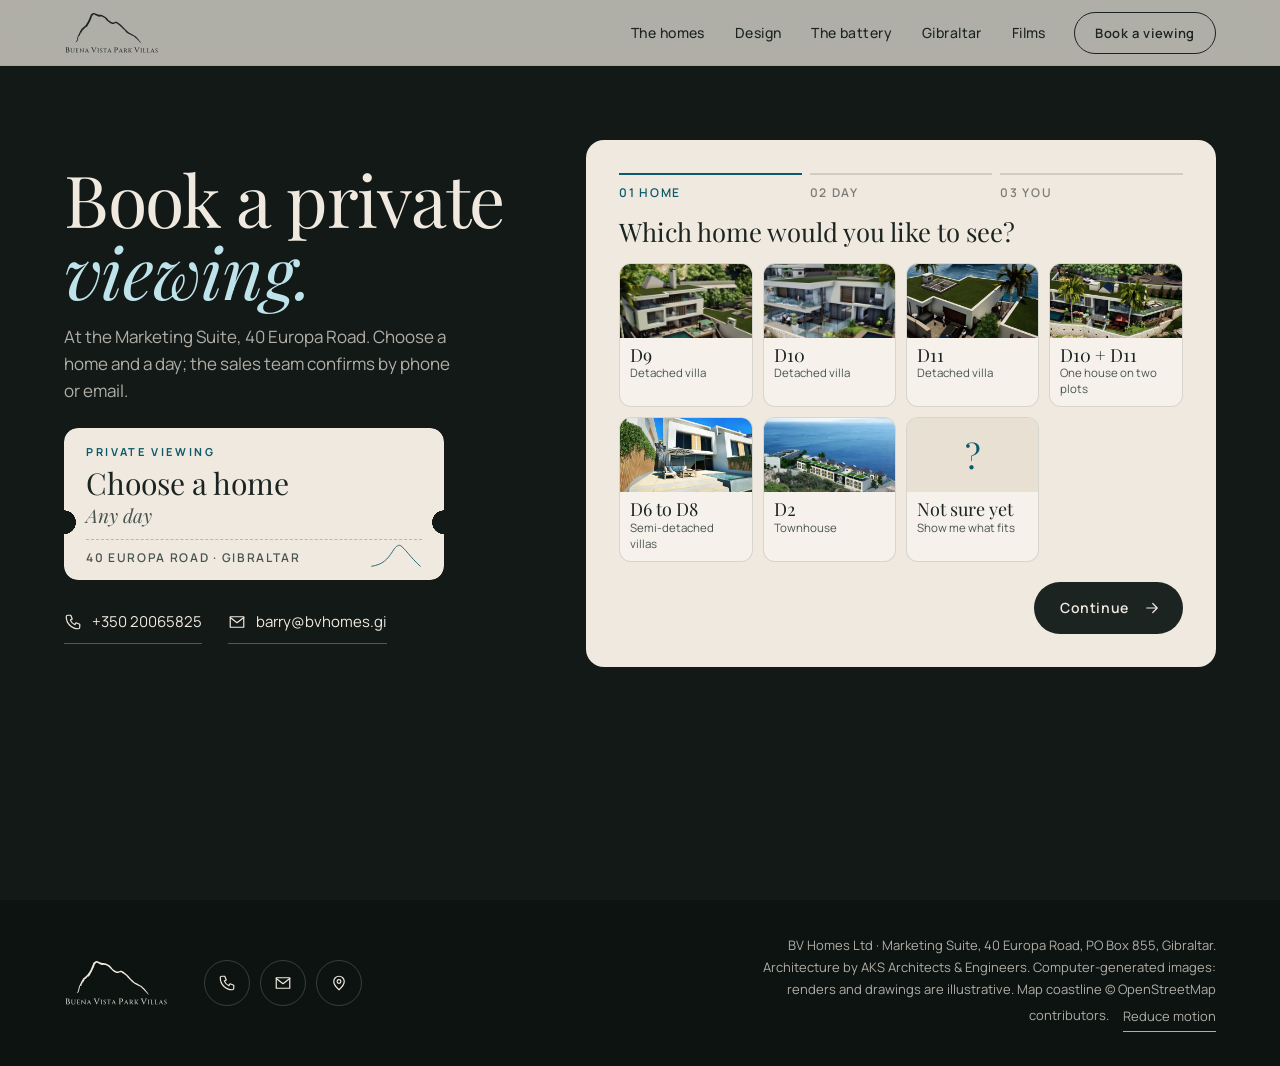
<file: viewing.html>
<!doctype html>
<html lang="en-GB">
<head>
<meta charset="utf-8">
<meta name="viewport" content="width=device-width, initial-scale=1, viewport-fit=cover">
<title>Book a private viewing | Buena Vista Park Villas, Gibraltar</title>
<meta name="description" content="Book a private viewing at Buena Vista Park Villas, 40 Europa Road, Gibraltar. Three short steps, or call +350 20065825.">
<meta name="robots" content="noindex">
<link rel="canonical" href="https://tomas476.github.io/buena-vista/viewing.html">
<meta property="og:type" content="website">
<meta property="og:site_name" content="Buena Vista Park Villas">
<meta property="og:title" content="Book a private viewing | Buena Vista Park Villas, Gibraltar">
<meta property="og:description" content="Book a private viewing at Buena Vista Park Villas, 40 Europa Road, Gibraltar. Three short steps, or call +350 20065825.">
<meta property="og:url" content="https://tomas476.github.io/buena-vista/viewing.html">
<meta property="og:image" content="https://tomas476.github.io/buena-vista/img/og-v2.jpg">
<meta property="og:image:width" content="1200">
<meta property="og:image:height" content="630">
<meta property="og:image:alt" content="Buena Vista Park Villas, Gibraltar: villas on the cliff edge above the sea.">
<meta name="twitter:card" content="summary_large_image">
<meta name="theme-color" content="#1B2421">
<link rel="icon" href="img/icon.svg" type="image/svg+xml">
<link rel="apple-touch-icon" href="img/icon-180.png">
<script>(function(){var d=document.documentElement;d.style.setProperty('--u',(innerHeight/100)+'px');try{if(localStorage.getItem('still')==='1')d.classList.add('still')}catch(e){}})()</script>
<link rel="preload" href="fonts/bodoni.woff2" as="font" type="font/woff2" crossorigin>
<link rel="stylesheet" href="css/site.css?v=2411a">
<script type="application/ld+json">{"@context": "https://schema.org", "@type": "Residence", "name": "Buena Vista Park Villas", "description": "Gated community of luxury villas and townhouses on the former Buena Vista Barracks, South District, Gibraltar.", "address": {"@type": "PostalAddress", "streetAddress": "40 Europa Road", "addressLocality": "Gibraltar", "addressCountry": "GI"}, "telephone": "+350 20065825", "email": "barry@bvhomes.gi"}</script>
</head>
<body class="sub form-page">
<svg width="0" height="0" style="position:absolute" aria-hidden="true">
  <symbol id="i-call" viewBox="0 0 24 24"><path d="M5 3h4l2 5-2.5 1.5a11 11 0 0 0 6 6L16 13l5 2v4a2 2 0 0 1-2 2A16 16 0 0 1 3 5a2 2 0 0 1 2-2Z"/></symbol>
  <symbol id="i-mail" viewBox="0 0 24 24"><path d="M3 5h18v14H3z"/><path d="m3 6 9 7 9-7"/></symbol>
  <symbol id="i-pin" viewBox="0 0 24 24"><path d="M12 21s7-6.2 7-11a7 7 0 1 0-14 0c0 4.8 7 11 7 11Z"/><circle cx="12" cy="10" r="2.5"/></symbol>
  <symbol id="i-wa" viewBox="0 0 24 24"><path d="M4 20l1.3-3.9A8 8 0 1 1 8 19z"/><path d="M9 8.5c0 3 2.5 6 5.5 6.5l1.2-1.4-1.8-1-1 .8a4.5 4.5 0 0 1-2.3-2.3l.8-1-1-1.8z"/></symbol>
  <symbol id="i-arrow" viewBox="0 0 24 24"><path d="M5 12h14M13 6l6 6-6 6"/></symbol>
  <symbol id="i-play" viewBox="0 0 24 24"><path d="M8 5.5v13l10.5-6.5z"/></symbol>
</svg>
<a class="skip" href="#main">Skip to content</a>

<header class="bar" id="bar">
  <a class="logo" href="index.html" aria-label="Buena Vista Park Villas, home"><svg class="logo-svg" viewBox="0 -16 1260 556" aria-hidden="true"><g class="rock" transform="translate(94.1 -30) scale(0.93)"><path transform="translate(0 480) scale(.1 -.1)" d="M3123 4501 c-187 -69 -294 -165 -342 -306 -8 -22 -24 -62 -36 -90 -47 -105 -88 -205 -145 -355 -131 -349 -293 -656 -459 -870 -36 -47 -85 -110 -108 -141 -25 -35 -104 -108 -205 -190 -89 -73 -192 -161 -228 -195 -36 -33 -78 -69 -92 -78 -35 -23 -84 -100 -102 -159 -7 -25 -32 -67 -54 -94 -24 -28 -58 -89 -82 -148 -56 -134 -137 -303 -164 -340 -52 -72 -196 -387 -196 -431 0 -12 -5 -35 -11 -50 -5 -16 -17 -71 -25 -124 -24 -161 -31 -192 -64 -285 -17 -49 -36 -109 -42 -132 -8 -34 -23 -55 -76 -103 -53 -48 -63 -60 -49 -66 10 -4 25 0 35 9 9 8 29 18 43 22 14 3 44 23 66 43 23 20 52 45 66 54 36 25 84 155 102 279 19 124 16 120 70 112 38 -5 45 -3 45 11 0 10 -8 16 -22 16 -47 0 -52 12 -39 86 7 38 20 87 30 109 39 84 53 155 31 155 -5 0 -10 7 -10 16 0 8 4 13 9 9 5 -3 13 -1 16 5 4 6 14 10 23 9 10 -1 25 1 35 6 9 4 32 5 50 2 17 -3 41 -7 52 -9 19 -3 20 2 18 139 -2 89 1 143 7 143 6 0 10 -7 10 -15 0 -24 33 -86 44 -82 13 4 13 59 2 100 -8 28 -8 29 24 25 43 -4 53 39 20 84 -12 16 -20 37 -18 46 4 22 51 28 68 8 19 -23 32 -20 68 17 34 35 42 67 17 67 -8 0 -15 7 -15 15 0 8 8 15 18 15 22 0 54 32 51 52 -3 26 1 37 27 67 25 31 51 43 39 19 -4 -7 1 -4 10 7 12 15 15 31 10 66 -7 46 -7 46 106 124 168 116 205 159 240 275 18 59 45 61 67 5 8 -22 16 -41 18 -43 6 -9 47 38 65 75 17 34 28 45 60 55 55 16 114 92 186 238 31 63 71 131 89 151 66 76 122 186 353 699 58 129 111 279 111 316 0 31 30 86 111 200 71 100 123 148 153 140 11 -3 46 -6 77 -6 48 0 62 -5 99 -32 73 -56 113 -77 185 -99 39 -12 81 -29 95 -39 25 -18 135 -75 135 -70 0 1 38 -10 86 -24 98 -30 139 -32 199 -11 57 20 124 20 141 -1 11 -13 25 -15 75 -10 61 6 62 6 214 -70 223 -111 343 -195 426 -296 83 -102 285 -304 379 -379 39 -31 79 -66 89 -78 11 -11 25 -21 33 -21 7 0 13 -4 13 -9 0 -4 39 -33 86 -64 70 -46 92 -55 115 -50 31 6 63 -10 112 -56 28 -25 32 -26 155 -25 127 0 127 0 198 42 74 44 87 47 326 54 16 1 46 -13 75 -35 26 -20 107 -77 178 -126 241 -167 405 -307 521 -445 71 -86 93 -108 253 -257 159 -148 199 -189 263 -270 115 -146 173 -195 388 -330 87 -54 386 -209 404 -209 3 0 30 -11 61 -25 31 -15 95 -41 143 -59 231 -88 214 -75 562 -425 173 -174 342 -350 375 -391 102 -128 336 -352 352 -336 14 14 -95 186 -231 365 -39 51 -84 112 -100 135 -109 153 -354 412 -518 548 -64 52 -274 188 -291 188 -5 0 -198 110 -457 260 -36 21 -101 56 -145 78 -94 47 -173 103 -270 194 -38 35 -90 82 -115 103 -88 75 -183 171 -283 285 -119 134 -363 380 -492 496 -49 45 -121 109 -160 144 -202 181 -408 309 -531 329 -71 11 -113 2 -264 -59 -225 -91 -260 -85 -570 98 -80 47 -168 103 -197 124 -59 43 -238 259 -276 334 -61 119 -347 314 -607 413 -64 25 -221 54 -405 76 -208 25 -287 48 -518 156 -234 110 -362 137 -464 100z"/></g><g class="word" transform="translate(14.5 520) scale(0.1)"><path d="M131.0 -73.0V-627.0Q131.0 -653.0 112.0 -671.5Q93.0 -690.0 67.0 -690.0H55.0L54.0 -700.0H283.0Q354.0 -700.0 405.5 -680.0Q457.0 -660.0 484.5 -622.5Q512.0 -585.0 512.0 -532.0Q512.0 -488.0 495.5 -456.5Q479.0 -425.0 453.0 -406.5Q427.0 -388.0 398.0 -381.0Q450.0 -374.0 489.5 -348.0Q529.0 -322.0 550.0 -282.0Q571.0 -242.0 571.0 -190.0Q571.0 -132.0 541.5 -89.0Q512.0 -46.0 456.0 -23.0Q400.0 0.0 322.0 0.0H54.0L55.0 -10.0H67.0Q93.0 -10.0 112.0 -28.5Q131.0 -47.0 131.0 -73.0ZM224.0 -664.0V-39.0H305.0Q355.0 -39.0 390.5 -57.0Q426.0 -75.0 445.0 -111.0Q464.0 -147.0 464.0 -199.0Q464.0 -251.0 445.0 -284.5Q426.0 -318.0 396.0 -336.5Q366.0 -355.0 329.5 -362.5Q293.0 -370.0 258.0 -370.0V-379.0Q281.0 -379.0 307.0 -385.0Q333.0 -391.0 356.5 -406.0Q380.0 -421.0 394.5 -449.5Q409.0 -478.0 409.0 -523.0Q409.0 -570.0 393.0 -601.5Q377.0 -633.0 345.5 -648.5Q314.0 -664.0 269.0 -664.0Z M891.06 -546.0V-538.2H878.58Q861.4200000000001 -538.2 849.33 -527.28Q837.24 -516.36 837.24 -499.20000000000005V-202.8Q837.24 -146.64000000000001 857.13 -104.52000000000001Q877.02 -62.400000000000006 913.29 -39.39Q949.56 -16.38 997.9200000000001 -16.38Q1048.62 -16.38 1086.4499999999998 -38.22Q1124.28 -60.06 1144.9499999999998 -99.84Q1165.62 -139.62 1165.62 -192.66V-499.20000000000005Q1165.62 -516.36 1153.53 -527.28Q1141.44 -538.2 1124.28 -538.2H1111.8V-546.0H1262.3400000000001V-538.2H1249.8600000000001Q1232.7 -538.2 1220.6100000000001 -527.28Q1208.52 -516.36 1208.52 -499.20000000000005V-194.22Q1208.52 -132.6 1182.3899999999999 -86.58Q1156.26 -40.56 1107.51 -14.82Q1058.76 10.92 993.24 10.92Q922.26 10.92 870.78 -14.43Q819.3 -39.78 792.0 -85.8Q764.7 -131.82 764.7 -193.44V-499.20000000000005Q764.7 -516.36 752.61 -527.28Q740.52 -538.2 723.36 -538.2H710.88V-546.0Z M1791.12 -137.28 1749.0 0.0H1398.7799999999997V-7.800000000000001H1408.9199999999998Q1429.1999999999998 -7.800000000000001 1443.6299999999999 -22.230000000000004Q1458.06 -36.660000000000004 1458.84 -56.940000000000005V-489.06Q1458.84 -509.34000000000003 1444.02 -523.77Q1429.1999999999998 -538.2 1408.9199999999998 -538.2H1399.56L1398.7799999999997 -546.0H1648.3799999999999Q1665.54 -546.0 1684.6499999999999 -548.34Q1703.7599999999998 -550.6800000000001 1720.1399999999999 -553.8000000000001Q1736.52 -556.9200000000001 1743.54 -560.04V-449.28000000000003H1735.7399999999998V-461.76Q1735.7399999999998 -485.94 1720.1399999999999 -502.32Q1706.8799999999999 -515.58 1687.3799999999999 -518.7H1531.3799999999999V-282.36H1653.84Q1674.12 -283.14 1687.3799999999999 -297.18Q1700.6399999999999 -311.22 1700.6399999999999 -330.72V-340.08H1708.4399999999998V-198.12H1700.6399999999999V-208.26000000000002Q1700.6399999999999 -227.76000000000002 1687.3799999999999 -241.8Q1674.12 -255.84 1653.84 -255.84H1531.3799999999999V-27.3H1639.7999999999997Q1680.36 -27.3 1707.6599999999999 -40.95Q1734.9599999999998 -54.6 1752.8999999999999 -79.56Q1770.84 -104.52000000000001 1783.32 -137.28Z M1974.3599999999997 -557.7 2389.3199999999997 -131.82V-490.62Q2388.54 -510.90000000000003 2374.89 -524.5500000000001Q2361.24 -538.2 2340.9599999999996 -538.2H2326.14V-546.0H2511.7799999999997V-538.2H2497.74Q2478.24 -538.2 2464.2 -524.5500000000001Q2450.16 -510.90000000000003 2449.3799999999997 -490.62V-88.92Q2449.3799999999997 -62.400000000000006 2451.33 -39.39Q2453.2799999999997 -16.38 2454.8399999999997 -3.12L2457.18 10.92H2450.16L2034.4199999999998 -414.96000000000004L2035.1999999999998 -55.38Q2035.1999999999998 -35.88 2049.24 -21.840000000000003Q2063.2799999999997 -7.800000000000001 2082.7799999999997 -7.800000000000001H2097.6V0.0H1911.9599999999998V-7.800000000000001H1926.7799999999997Q1946.2799999999997 -7.800000000000001 1960.3199999999997 -21.840000000000003Q1974.3599999999997 -35.88 1974.3599999999997 -55.38V-460.2Q1974.3599999999997 -501.54 1970.4599999999998 -529.62L1966.5599999999997 -557.7Z M2881.4399999999996 -558.48 3099.0599999999995 -54.6Q3110.7599999999998 -29.64 3129.4799999999996 -19.5Q3148.2 -7.800000000000001 3166.1399999999994 -7.800000000000001H3172.3799999999997V0.0H2972.7V-7.800000000000001H2979.7199999999993Q2995.3199999999997 -7.800000000000001 3007.0199999999995 -20.67Q3018.7199999999993 -33.54 3009.3599999999997 -56.940000000000005L2963.3399999999997 -177.06H2762.0999999999995L2712.9599999999996 -54.6Q2708.2799999999997 -40.56 2712.1799999999994 -30.42Q2716.0799999999995 -19.5 2725.0499999999993 -13.65Q2734.0199999999995 -7.800000000000001 2743.3799999999997 -7.800000000000001H2750.3999999999996V0.0H2590.4999999999995V-7.800000000000001H2597.5199999999995Q2615.4599999999996 -7.800000000000001 2634.1799999999994 -19.5Q2651.3399999999997 -28.86 2663.0399999999995 -50.7L2842.4399999999996 -471.12Q2843.2199999999993 -472.68 2848.2899999999995 -483.21000000000004Q2853.3599999999997 -493.74 2859.2099999999996 -508.56Q2865.0599999999995 -523.38 2869.74 -537.4200000000001Q2874.4199999999996 -551.46 2874.4199999999996 -558.48ZM2773.0199999999995 -203.58H2953.2L2865.0599999999995 -434.46000000000004Z M3811.8999999999996 16.0 3524.8999999999996 -627.0Q3509.8999999999996 -661.0 3484.8999999999996 -675.5Q3459.8999999999996 -690.0 3436.8999999999996 -690.0H3428.8999999999996V-700.0H3684.8999999999996V-690.0H3675.8999999999996Q3656.8999999999996 -690.0 3642.3999999999996 -674.0Q3627.8999999999996 -658.0 3638.8999999999996 -628.0H3637.8999999999996L3833.8999999999996 -141.0L4040.8999999999996 -633.0Q4048.8999999999996 -659.0 4034.8999999999996 -674.0Q4019.8999999999996 -690.0 4000.8999999999996 -690.0H3991.8999999999996V-700.0H4196.9V-690.0H4187.9Q4165.9 -690.0 4140.9 -675.5Q4115.9 -661.0 4099.9 -627.0L3861.8999999999996 -96.0Q3861.8999999999996 -94.0 3855.3999999999996 -80.5Q3848.8999999999996 -67.0 3840.8999999999996 -48.0Q3832.8999999999996 -29.0 3827.3999999999996 -11.0Q3821.8999999999996 7.0 3820.8999999999996 16.0Z M4343.08 -56.940000000000005V-489.06Q4342.299999999999 -509.34000000000003 4327.869999999999 -523.77Q4313.44 -538.2 4293.16 -538.2H4283.0199999999995V-546.0H4475.679999999999V-538.2H4465.54Q4445.259999999999 -538.2 4430.83 -523.77Q4416.4 -509.34000000000003 4415.62 -489.06V-56.940000000000005Q4416.4 -36.660000000000004 4430.83 -22.230000000000004Q4445.259999999999 -7.800000000000001 4465.54 -7.800000000000001H4475.679999999999V0.0H4283.0199999999995V-7.800000000000001H4293.16Q4313.44 -7.800000000000001 4327.869999999999 -22.230000000000004Q4342.299999999999 -36.660000000000004 4343.08 -56.940000000000005Z M4779.82 -556.9200000000001Q4793.08 -556.9200000000001 4810.24 -555.3600000000001Q4827.4 -553.8000000000001 4844.5599999999995 -551.46Q4850.799999999999 -549.9 4857.039999999999 -549.12H4896.04V-532.74L4892.919999999999 -446.94H4885.9Q4885.9 -485.16 4858.599999999999 -507.78Q4831.299999999999 -530.4 4789.959999999999 -530.4Q4746.28 -530.4 4719.369999999999 -505.04999999999995Q4692.459999999999 -479.7 4692.459999999999 -445.38Q4691.679999999999 -428.22 4701.429999999999 -409.11Q4711.179999999999 -390.0 4731.459999999999 -373.62L4883.5599999999995 -246.48000000000002Q4910.86 -225.42000000000002 4922.17 -197.73000000000002Q4933.48 -170.04 4932.7 -140.4Q4931.139999999999 -71.76 4886.679999999999 -30.42Q4842.219999999999 10.92 4766.5599999999995 10.92Q4742.379999999999 10.92 4714.689999999999 6.24Q4686.999999999999 1.56 4662.82 -8.190000000000001Q4638.639999999999 -17.94 4623.82 -33.54Q4619.919999999999 -47.58 4620.3099999999995 -68.25Q4620.7 -88.92 4624.99 -110.75999999999999Q4629.28 -132.6 4636.299999999999 -149.76H4643.32Q4639.419999999999 -109.98 4654.629999999999 -78.78Q4669.839999999999 -47.58 4699.089999999999 -30.81Q4728.339999999999 -14.040000000000001 4766.5599999999995 -15.600000000000001Q4812.58 -17.16 4842.61 -44.07Q4872.639999999999 -70.98 4872.639999999999 -114.66000000000001Q4872.639999999999 -137.28 4862.5 -156.0Q4852.36 -174.72 4831.299999999999 -189.54000000000002L4686.219999999999 -312.78000000000003Q4656.58 -334.62 4644.1 -364.26Q4631.62 -393.90000000000003 4633.179999999999 -423.54Q4634.74 -458.64000000000004 4651.9 -489.45000000000005Q4669.0599999999995 -520.26 4701.429999999999 -538.59Q4733.799999999999 -556.9200000000001 4779.82 -556.9200000000001Z M5515.3 -560.82V-450.06L5507.5 -450.84000000000003V-462.54Q5507.5 -487.5 5491.51 -503.49Q5475.52 -519.48 5450.56 -520.26H5317.96V-56.940000000000005Q5318.74 -36.660000000000004 5333.17 -22.230000000000004Q5347.6 -7.800000000000001 5367.88 -7.800000000000001H5378.02V0.0H5185.36V-7.800000000000001H5195.5Q5215.78 -7.800000000000001 5230.21 -22.230000000000004Q5244.64 -36.660000000000004 5245.42 -56.940000000000005V-520.26H5112.82Q5087.86 -519.48 5071.87 -503.49Q5055.88 -487.5 5055.88 -462.54V-450.84000000000003L5048.08 -450.06V-560.82Q5055.88 -557.7 5071.87 -554.58Q5087.86 -551.46 5107.36 -549.12Q5126.86 -546.78 5143.24 -546.78H5420.14Q5437.3 -546.78 5456.41 -549.12Q5475.52 -551.46 5491.9 -554.58Q5508.28 -557.7 5515.3 -560.82Z M5867.0199999999995 -558.48 6084.639999999999 -54.6Q6096.339999999999 -29.64 6115.0599999999995 -19.5Q6133.78 -7.800000000000001 6151.719999999999 -7.800000000000001H6157.959999999999V0.0H5958.28V-7.800000000000001H5965.299999999999Q5980.9 -7.800000000000001 5992.599999999999 -20.67Q6004.299999999999 -33.54 5994.94 -56.940000000000005L5948.919999999999 -177.06H5747.679999999999L5698.539999999999 -54.6Q5693.86 -40.56 5697.759999999999 -30.42Q5701.66 -19.5 5710.629999999999 -13.65Q5719.599999999999 -7.800000000000001 5728.959999999999 -7.800000000000001H5735.98V0.0H5576.08V-7.800000000000001H5583.099999999999Q5601.039999999999 -7.800000000000001 5619.759999999999 -19.5Q5636.919999999999 -28.86 5648.62 -50.7L5828.0199999999995 -471.12Q5828.799999999999 -472.68 5833.869999999999 -483.21000000000004Q5838.94 -493.74 5844.789999999999 -508.56Q5850.639999999999 -523.38 5855.32 -537.4200000000001Q5859.999999999999 -551.46 5859.999999999999 -558.48ZM5758.599999999999 -203.58H5938.78L5850.639999999999 -434.46000000000004Z M6562.48 -73.0V-627.0Q6562.48 -653.0 6543.48 -671.5Q6524.48 -690.0 6498.48 -690.0H6486.48L6485.48 -700.0H6770.48Q6842.48 -700.0 6890.98 -676.5Q6939.48 -653.0 6964.98 -609.5Q6990.48 -566.0 6990.48 -507.0Q6991.48 -460.0 6972.98 -421.5Q6954.48 -383.0 6923.48 -357.0Q6892.48 -331.0 6852.98 -318.5Q6813.48 -306.0 6771.48 -310.0Q6729.48 -314.0 6689.48 -337.0V-347.0L6705.48 -345.0Q6720.48 -344.0 6744.98 -346.0Q6769.48 -348.0 6795.98 -358.0Q6822.48 -368.0 6845.98 -392.0Q6869.48 -416.0 6881.48 -457.0Q6884.48 -469.0 6886.48 -485.5Q6888.48 -502.0 6887.48 -517.0Q6886.48 -584.0 6851.98 -625.0Q6817.48 -666.0 6754.48 -666.0H6655.48V-73.0Q6656.48 -47.0 6674.98 -28.5Q6693.48 -10.0 6719.48 -10.0H6732.48V0.0H6485.48V-10.0H6498.48Q6524.48 -10.0 6542.98 -28.5Q6561.48 -47.0 6562.48 -73.0Z M7371.94 -558.48 7589.5599999999995 -54.6Q7601.259999999999 -29.64 7619.98 -19.5Q7638.7 -7.800000000000001 7656.639999999999 -7.800000000000001H7662.879999999999V0.0H7463.2V-7.800000000000001H7470.219999999999Q7485.82 -7.800000000000001 7497.5199999999995 -20.67Q7509.219999999999 -33.54 7499.86 -56.940000000000005L7453.839999999999 -177.06H7252.599999999999L7203.459999999999 -54.6Q7198.78 -40.56 7202.679999999999 -30.42Q7206.58 -19.5 7215.549999999999 -13.65Q7224.5199999999995 -7.800000000000001 7233.879999999999 -7.800000000000001H7240.9V0.0H7081.0V-7.800000000000001H7088.0199999999995Q7105.959999999999 -7.800000000000001 7124.679999999999 -19.5Q7141.839999999999 -28.86 7153.54 -50.7L7332.94 -471.12Q7333.719999999999 -472.68 7338.789999999999 -483.21000000000004Q7343.86 -493.74 7349.709999999999 -508.56Q7355.5599999999995 -523.38 7360.24 -537.4200000000001Q7364.919999999999 -551.46 7364.919999999999 -558.48ZM7263.5199999999995 -203.58H7443.7L7355.5599999999995 -434.46000000000004Z M7813.36 -56.940000000000005V-489.06Q7812.58 -509.34000000000003 7798.15 -523.77Q7783.719999999999 -538.2 7763.44 -538.2H7753.299999999999V-546.0H7982.62Q8017.719999999999 -546.0 8048.139999999999 -536.64Q8078.5599999999995 -527.28 8100.01 -508.95Q8121.46 -490.62 8133.9400000000005 -463.32000000000005Q8146.42 -436.02000000000004 8146.42 -399.36Q8146.42 -363.48 8130.04 -329.55Q8113.66 -295.62 8084.41 -273.78Q8055.16 -251.94 8015.379999999999 -250.38Q8032.54 -244.14000000000001 8049.7 -226.20000000000002Q8066.86 -208.26000000000002 8079.339999999999 -191.1Q8079.339999999999 -190.32 8089.089999999999 -176.28Q8098.839999999999 -162.24 8113.66 -141.57Q8128.48 -120.9 8143.69 -100.62Q8158.9 -80.34 8170.599999999999 -67.08Q8186.2 -48.36 8201.41 -35.49Q8216.619999999999 -22.62 8234.169999999998 -15.21Q8251.72 -7.800000000000001 8273.56 -7.800000000000001V0.0H8218.96Q8181.5199999999995 0.0 8152.66 -9.75Q8123.799999999999 -19.5 8102.74 -36.269999999999996Q8081.679999999999 -53.04 8066.86 -72.54Q8063.74 -78.0 8053.99 -92.82Q8044.24 -107.64 8032.15 -126.75Q8020.0599999999995 -145.86 8008.36 -164.58Q7996.66 -183.3 7988.08 -196.95Q7979.5 -210.6 7977.16 -214.5Q7963.9 -235.56 7947.5199999999995 -250.77Q7931.139999999999 -265.98 7911.639999999999 -266.76V-274.56Q7912.42 -274.56 7922.95 -274.17Q7933.48 -273.78000000000003 7947.5199999999995 -274.56Q7967.799999999999 -275.34000000000003 7990.8099999999995 -281.58000000000004Q8013.82 -287.82 8032.93 -305.76Q8052.04 -323.7 8061.4 -358.8Q8063.74 -366.6 8064.91 -378.3Q8066.08 -390.0 8065.299999999999 -402.48Q8064.5199999999995 -456.3 8038.389999999999 -486.33000000000004Q8012.259999999999 -516.36 7970.139999999999 -517.9200000000001Q7952.2 -519.48 7932.7 -519.09Q7913.2 -518.7 7899.16 -518.7H7885.9V-56.940000000000005Q7885.9 -36.660000000000004 7900.719999999999 -22.230000000000004Q7915.54 -7.800000000000001 7935.82 -7.800000000000001H7945.179999999999V0.0H7753.299999999999V-7.800000000000001H7763.44Q7783.719999999999 -7.800000000000001 7798.15 -22.230000000000004Q7812.58 -36.660000000000004 7813.36 -56.940000000000005Z M8418.58 -56.940000000000005V-489.06Q8417.8 -509.34000000000003 8403.369999999999 -523.77Q8388.94 -538.2 8368.66 -538.2H8358.52V-546.0H8551.18V-538.2H8541.039999999999Q8520.76 -538.2 8506.33 -523.77Q8491.9 -509.34000000000003 8491.119999999999 -489.06V-56.940000000000005Q8491.9 -36.660000000000004 8506.33 -22.230000000000004Q8520.76 -7.800000000000001 8541.039999999999 -7.800000000000001H8551.18V0.0H8358.52V-7.800000000000001H8368.66Q8388.94 -7.800000000000001 8403.369999999999 -22.230000000000004Q8417.8 -36.660000000000004 8418.58 -56.940000000000005ZM8843.68 -546.0V-538.98H8840.56Q8814.82 -538.98 8792.199999999999 -528.84Q8775.039999999999 -520.26 8761.0 -507.78000000000003L8583.16 -300.3L8789.86 -45.24Q8807.02 -27.3 8824.18 -17.94Q8841.34 -8.58 8865.52 -7.800000000000001V0.0H8821.84Q8814.039999999999 0.0 8797.66 -1.17Q8781.279999999999 -2.34 8761.779999999999 -7.0200000000000005Q8742.279999999999 -11.700000000000001 8722.779999999999 -22.23Q8703.279999999999 -32.76 8688.46 -51.480000000000004Q8686.9 -53.04 8674.029999999999 -69.03Q8661.16 -85.02 8641.66 -109.59Q8622.16 -134.16 8600.71 -161.46Q8579.26 -188.76000000000002 8559.76 -212.16L8528.56 -251.16L8516.08 -266.76L8700.94 -502.32Q8711.08 -515.58 8704.45 -527.28Q8697.82 -538.98 8682.22 -538.98H8674.42V-546.0Z M9506.6 16.0 9219.6 -627.0Q9204.6 -661.0 9179.6 -675.5Q9154.6 -690.0 9131.6 -690.0H9123.6V-700.0H9379.6V-690.0H9370.6Q9351.6 -690.0 9337.1 -674.0Q9322.6 -658.0 9333.6 -628.0H9332.6L9528.6 -141.0L9735.6 -633.0Q9743.6 -659.0 9729.6 -674.0Q9714.6 -690.0 9695.6 -690.0H9686.6V-700.0H9891.6V-690.0H9882.6Q9860.6 -690.0 9835.6 -675.5Q9810.6 -661.0 9794.6 -627.0L9556.6 -96.0Q9556.6 -94.0 9550.1 -80.5Q9543.6 -67.0 9535.6 -48.0Q9527.6 -29.0 9522.1 -11.0Q9516.6 7.0 9515.6 16.0Z M10037.78 -56.940000000000005V-489.06Q10037.0 -509.34000000000003 10022.57 -523.77Q10008.140000000001 -538.2 9987.86 -538.2H9977.720000000001V-546.0H10170.380000000001V-538.2H10160.24Q10139.960000000001 -538.2 10125.53 -523.77Q10111.1 -509.34000000000003 10110.32 -489.06V-56.940000000000005Q10111.1 -36.660000000000004 10125.53 -22.230000000000004Q10139.960000000001 -7.800000000000001 10160.24 -7.800000000000001H10170.380000000001V0.0H9977.720000000001V-7.800000000000001H9987.86Q10008.140000000001 -7.800000000000001 10022.57 -22.230000000000004Q10037.0 -36.660000000000004 10037.78 -56.940000000000005Z M10706.18 -137.28 10664.060000000001 0.0H10313.840000000002V-7.800000000000001H10323.980000000001Q10344.260000000002 -7.800000000000001 10358.690000000002 -22.230000000000004Q10373.12 -36.660000000000004 10373.900000000001 -56.940000000000005V-489.06Q10373.12 -509.34000000000003 10358.690000000002 -523.77Q10344.260000000002 -538.2 10323.980000000001 -538.2H10313.840000000002V-546.0H10506.500000000002V-538.2H10496.36Q10476.080000000002 -538.2 10461.650000000001 -523.77Q10447.220000000001 -509.34000000000003 10446.44 -489.06V-27.3H10554.86Q10595.420000000002 -27.3 10622.720000000001 -40.95Q10650.02 -54.6 10667.960000000001 -79.56Q10685.900000000001 -104.52000000000001 10698.380000000001 -137.28Z M11218.580000000002 -137.28 11176.460000000001 0.0H10826.240000000002V-7.800000000000001H10836.380000000001Q10856.660000000002 -7.800000000000001 10871.09 -22.230000000000004Q10885.52 -36.660000000000004 10886.300000000001 -56.940000000000005V-489.06Q10885.52 -509.34000000000003 10871.09 -523.77Q10856.660000000002 -538.2 10836.380000000001 -538.2H10826.240000000002V-546.0H11018.900000000001V-538.2H11008.76Q10988.480000000001 -538.2 10974.050000000001 -523.77Q10959.62 -509.34000000000003 10958.84 -489.06V-27.3H11067.26Q11107.820000000002 -27.3 11135.12 -40.95Q11162.42 -54.6 11180.36 -79.56Q11198.300000000001 -104.52000000000001 11210.78 -137.28Z M11574.98 -558.48 11792.6 -54.6Q11804.300000000001 -29.64 11823.02 -19.5Q11841.74 -7.800000000000001 11859.68 -7.800000000000001H11865.92V0.0H11666.24V-7.800000000000001H11673.26Q11688.86 -7.800000000000001 11700.560000000001 -20.67Q11712.26 -33.54 11702.9 -56.940000000000005L11656.880000000001 -177.06H11455.640000000001L11406.5 -54.6Q11401.82 -40.56 11405.720000000001 -30.42Q11409.62 -19.5 11418.59 -13.65Q11427.560000000001 -7.800000000000001 11436.92 -7.800000000000001H11443.94V0.0H11284.04V-7.800000000000001H11291.060000000001Q11309.0 -7.800000000000001 11327.720000000001 -19.5Q11344.880000000001 -28.86 11356.58 -50.7L11535.98 -471.12Q11536.76 -472.68 11541.83 -483.21000000000004Q11546.9 -493.74 11552.75 -508.56Q11558.6 -523.38 11563.28 -537.4200000000001Q11567.960000000001 -551.46 11567.960000000001 -558.48ZM11466.560000000001 -203.58H11646.74L11558.6 -434.46000000000004Z M12116.24 -556.9200000000001Q12129.5 -556.9200000000001 12146.66 -555.3600000000001Q12163.82 -553.8000000000001 12180.980000000001 -551.46Q12187.220000000001 -549.9 12193.460000000001 -549.12H12232.460000000001V-532.74L12229.34 -446.94H12222.32Q12222.32 -485.16 12195.02 -507.78Q12167.720000000001 -530.4 12126.380000000001 -530.4Q12082.7 -530.4 12055.79 -505.04999999999995Q12028.880000000001 -479.7 12028.880000000001 -445.38Q12028.1 -428.22 12037.85 -409.11Q12047.6 -390.0 12067.880000000001 -373.62L12219.980000000001 -246.48000000000002Q12247.28 -225.42000000000002 12258.59 -197.73000000000002Q12269.900000000001 -170.04 12269.12 -140.4Q12267.560000000001 -71.76 12223.100000000002 -30.42Q12178.640000000001 10.92 12102.980000000001 10.92Q12078.800000000001 10.92 12051.11 6.24Q12023.42 1.56 11999.240000000002 -8.190000000000001Q11975.060000000001 -17.94 11960.24 -33.54Q11956.34 -47.58 11956.73 -68.25Q11957.12 -88.92 11961.41 -110.75999999999999Q11965.7 -132.6 11972.720000000001 -149.76H11979.74Q11975.84 -109.98 11991.05 -78.78Q12006.26 -47.58 12035.51 -30.81Q12064.76 -14.040000000000001 12102.980000000001 -15.600000000000001Q12149.0 -17.16 12179.03 -44.07Q12209.060000000001 -70.98 12209.060000000001 -114.66000000000001Q12209.060000000001 -137.28 12198.920000000002 -156.0Q12188.78 -174.72 12167.720000000001 -189.54000000000002L12022.640000000001 -312.78000000000003Q11993.0 -334.62 11980.52 -364.26Q11968.04 -393.90000000000003 11969.6 -423.54Q11971.16 -458.64000000000004 11988.32 -489.45000000000005Q12005.480000000001 -520.26 12037.850000000002 -538.59Q12070.220000000001 -556.9200000000001 12116.24 -556.9200000000001Z"/></g></svg></a>
  <nav class="nav" aria-label="Main">
    <a href="index.html#homes">The homes</a>
    <a href="index.html#made">Design</a>
    <a href="index.html#site">The battery</a>
    <a href="index.html#gibraltar">Gibraltar</a>
    <a href="index.html#films">Films</a>
  </nav>
  <a class="bar-cta" href="viewing.html" data-cta="bar-viewing">Book a viewing</a>
  <button class="menu-btn" id="menuBtn" type="button" aria-expanded="false" aria-controls="menu"><span></span><span></span><b class="sr">Menu</b></button>
</header>

<div class="menu" id="menu" hidden>
  <nav aria-label="Menu">
    <a href="index.html#homes">The homes</a>
    <a href="index.html#made">Design your home</a>
    <a href="index.html#site">The battery</a>
    <a href="index.html#gibraltar">Gibraltar</a>
    <a href="index.html#films">Films</a>
    <a href="viewing.html" data-cta="menu-viewing"><em>Book a private viewing</em></a>
  </nav>
  <p class="menu-foot"><a href="tel:+35020065825" data-cta="menu-call"><svg class="ico" aria-hidden="true"><use href="#i-call"/></svg>+350 20065825</a><a href="mailto:barry@bvhomes.gi" data-cta="menu-mail"><svg class="ico" aria-hidden="true"><use href="#i-mail"/></svg>barry@bvhomes.gi</a></p>
</div>

<main id="main">

<section class="ask" id="viewing">
  <div class="ask-in">
    <div class="ask-side">
      <h1 class="h light">Book a private <em>viewing.</em></h1>
      <p class="ask-lead">At the Marketing Suite, 40 Europa Road. Choose a home and a day; the sales team confirms by phone or email.</p>
      <div class="ticket" aria-live="polite">
        <p class="ticket-k">Private viewing</p>
        <p class="ticket-home" id="tHome">Choose a home</p>
        <p class="ticket-when" id="tWhen">Any day</p>
        <p class="ticket-where">40 Europa Road · Gibraltar</p>
        <svg class="ticket-rock" viewBox="0 0 120 60" aria-hidden="true"><path d="M4 56 C 30 52 40 40 52 22 C 58 12 64 6 70 8 C 80 14 92 34 116 56"/></svg>
      </div>
      <p class="ask-direct"><a href="tel:+35020065825" data-cta="ask-call"><svg class="ico" aria-hidden="true"><use href="#i-call"/></svg>+350 20065825</a><a href="mailto:barry@bvhomes.gi" data-cta="ask-mail"><svg class="ico" aria-hidden="true"><use href="#i-mail"/></svg>barry@bvhomes.gi</a></p>
    </div>
    <form class="steps" id="viewForm" novalidate>
      <input type="hidden" name="source" id="leadSource" value="direct">
      <input type="hidden" name="day" id="viewDay" value="">
      <ol class="steps-dots" aria-hidden="true"><li class="on">Home</li><li>Day</li><li>You</li></ol>
      <p class="sr" id="stepCount" aria-live="polite">Step 1 of 3</p>
      <fieldset class="step is-on">
        <legend>Which home would you like to see?</legend>
        <div class="picks"><label class="pick"><input type="radio" name="home" value="D9" required><span class="pick-img"><img src="img/d9-480.webp" srcset="img/d9-480.webp 480w, img/d9-900.webp 900w, img/d9-1600.webp 1600w, img/d9-2400.webp 2400w" sizes="160px" width="480" height="178" alt="" loading="lazy" decoding="async"></span><span class="pick-t"><b>D9</b>Detached villa</span></label><label class="pick"><input type="radio" name="home" value="D10" required><span class="pick-img"><img src="img/d10-480.webp" srcset="img/d10-480.webp 480w, img/d10-900.webp 900w, img/d10-1600.webp 1600w, img/d10-2400.webp 2400w" sizes="160px" width="480" height="178" alt="" loading="lazy" decoding="async"></span><span class="pick-t"><b>D10</b>Detached villa</span></label><label class="pick"><input type="radio" name="home" value="D11" required><span class="pick-img"><img src="img/d11-480.webp" srcset="img/d11-480.webp 480w, img/d11-900.webp 900w, img/d11-1600.webp 1600w, img/d11-2400.webp 2400w" sizes="160px" width="480" height="360" alt="" loading="lazy" decoding="async"></span><span class="pick-t"><b>D11</b>Detached villa</span></label><label class="pick"><input type="radio" name="home" value="D10 + D11" required><span class="pick-img"><img src="img/d1011-480.webp" srcset="img/d1011-480.webp 480w, img/d1011-900.webp 900w, img/d1011-1600.webp 1600w, img/d1011-2400.webp 2400w" sizes="160px" width="480" height="360" alt="" loading="lazy" decoding="async"></span><span class="pick-t"><b>D10 + D11</b>One house on two plots</span></label><label class="pick"><input type="radio" name="home" value="D6 to D8" required><span class="pick-img"><img src="img/semi-480.webp" srcset="img/semi-480.webp 480w, img/semi-900.webp 900w, img/semi-1600.webp 1600w, img/semi-2400.webp 2400w" sizes="160px" width="480" height="339" alt="" loading="lazy" decoding="async"></span><span class="pick-t"><b>D6 to D8</b>Semi-detached villas</span></label><label class="pick"><input type="radio" name="home" value="D2" required><span class="pick-img"><img src="img/town-480.webp" srcset="img/town-480.webp 480w, img/town-900.webp 900w" sizes="160px" width="480" height="322" alt="" loading="lazy" decoding="async"></span><span class="pick-t"><b>D2</b>Townhouse</span></label><label class="pick pick-any"><input type="radio" name="home" value="Not sure yet" required><span class="pick-img pick-q">?</span><span class="pick-t"><b>Not sure yet</b>Show me what fits</span></label></div>
      </fieldset>
      <fieldset class="step">
        <legend>When suits you?</legend>
        <div class="days" id="dayChips" role="radiogroup" aria-label="Preferred day"></div>
        <div class="opts">
          <label><input type="radio" name="time" value="Morning"><span>Morning</span></label>
          <label><input type="radio" name="time" value="Afternoon"><span>Afternoon</span></label>
        </div>
      </fieldset>
      <fieldset class="step">
        <legend>Where do we reach you?</legend>
        <label class="field"><span>Name</span><input type="text" name="name" autocomplete="name" required></label>
        <label class="field"><span>Email</span><input type="email" name="email" autocomplete="email" required></label>
        <label class="field"><span>Phone, with country code</span><input type="tel" name="phone" autocomplete="tel"></label>
      </fieldset>
      <div class="steps-nav">
        <button type="button" class="back" id="stepBack" hidden>Back</button>
        <button type="button" class="btn" id="stepNext">Continue <svg class="arw" aria-hidden="true"><use href="#i-arrow"/></svg></button>
        <button type="submit" class="btn" id="stepSend" hidden data-cta="form-send">Request the viewing <svg class="arw" aria-hidden="true"><use href="#i-arrow"/></svg></button>
      </div>
      <p class="done" id="formDone" hidden tabindex="-1">Your email to the Marketing Suite is ready to send. If it did not open, call +350 20065825.</p>
    </form>
  </div>
</section>
</main>

<footer class="foot" id="foot">
  <a class="foot-logo" href="index.html" aria-label="Buena Vista Park Villas, home"><svg class="logo-svg foot-svg" viewBox="0 -16 1260 556" role="img" aria-label="Buena Vista Park Villas"><g class="rock" transform="translate(94.1 -30) scale(0.93)"><path transform="translate(0 480) scale(.1 -.1)" d="M3123 4501 c-187 -69 -294 -165 -342 -306 -8 -22 -24 -62 -36 -90 -47 -105 -88 -205 -145 -355 -131 -349 -293 -656 -459 -870 -36 -47 -85 -110 -108 -141 -25 -35 -104 -108 -205 -190 -89 -73 -192 -161 -228 -195 -36 -33 -78 -69 -92 -78 -35 -23 -84 -100 -102 -159 -7 -25 -32 -67 -54 -94 -24 -28 -58 -89 -82 -148 -56 -134 -137 -303 -164 -340 -52 -72 -196 -387 -196 -431 0 -12 -5 -35 -11 -50 -5 -16 -17 -71 -25 -124 -24 -161 -31 -192 -64 -285 -17 -49 -36 -109 -42 -132 -8 -34 -23 -55 -76 -103 -53 -48 -63 -60 -49 -66 10 -4 25 0 35 9 9 8 29 18 43 22 14 3 44 23 66 43 23 20 52 45 66 54 36 25 84 155 102 279 19 124 16 120 70 112 38 -5 45 -3 45 11 0 10 -8 16 -22 16 -47 0 -52 12 -39 86 7 38 20 87 30 109 39 84 53 155 31 155 -5 0 -10 7 -10 16 0 8 4 13 9 9 5 -3 13 -1 16 5 4 6 14 10 23 9 10 -1 25 1 35 6 9 4 32 5 50 2 17 -3 41 -7 52 -9 19 -3 20 2 18 139 -2 89 1 143 7 143 6 0 10 -7 10 -15 0 -24 33 -86 44 -82 13 4 13 59 2 100 -8 28 -8 29 24 25 43 -4 53 39 20 84 -12 16 -20 37 -18 46 4 22 51 28 68 8 19 -23 32 -20 68 17 34 35 42 67 17 67 -8 0 -15 7 -15 15 0 8 8 15 18 15 22 0 54 32 51 52 -3 26 1 37 27 67 25 31 51 43 39 19 -4 -7 1 -4 10 7 12 15 15 31 10 66 -7 46 -7 46 106 124 168 116 205 159 240 275 18 59 45 61 67 5 8 -22 16 -41 18 -43 6 -9 47 38 65 75 17 34 28 45 60 55 55 16 114 92 186 238 31 63 71 131 89 151 66 76 122 186 353 699 58 129 111 279 111 316 0 31 30 86 111 200 71 100 123 148 153 140 11 -3 46 -6 77 -6 48 0 62 -5 99 -32 73 -56 113 -77 185 -99 39 -12 81 -29 95 -39 25 -18 135 -75 135 -70 0 1 38 -10 86 -24 98 -30 139 -32 199 -11 57 20 124 20 141 -1 11 -13 25 -15 75 -10 61 6 62 6 214 -70 223 -111 343 -195 426 -296 83 -102 285 -304 379 -379 39 -31 79 -66 89 -78 11 -11 25 -21 33 -21 7 0 13 -4 13 -9 0 -4 39 -33 86 -64 70 -46 92 -55 115 -50 31 6 63 -10 112 -56 28 -25 32 -26 155 -25 127 0 127 0 198 42 74 44 87 47 326 54 16 1 46 -13 75 -35 26 -20 107 -77 178 -126 241 -167 405 -307 521 -445 71 -86 93 -108 253 -257 159 -148 199 -189 263 -270 115 -146 173 -195 388 -330 87 -54 386 -209 404 -209 3 0 30 -11 61 -25 31 -15 95 -41 143 -59 231 -88 214 -75 562 -425 173 -174 342 -350 375 -391 102 -128 336 -352 352 -336 14 14 -95 186 -231 365 -39 51 -84 112 -100 135 -109 153 -354 412 -518 548 -64 52 -274 188 -291 188 -5 0 -198 110 -457 260 -36 21 -101 56 -145 78 -94 47 -173 103 -270 194 -38 35 -90 82 -115 103 -88 75 -183 171 -283 285 -119 134 -363 380 -492 496 -49 45 -121 109 -160 144 -202 181 -408 309 -531 329 -71 11 -113 2 -264 -59 -225 -91 -260 -85 -570 98 -80 47 -168 103 -197 124 -59 43 -238 259 -276 334 -61 119 -347 314 -607 413 -64 25 -221 54 -405 76 -208 25 -287 48 -518 156 -234 110 -362 137 -464 100z"/></g><g class="word" transform="translate(14.5 520) scale(0.1)"><path d="M131.0 -73.0V-627.0Q131.0 -653.0 112.0 -671.5Q93.0 -690.0 67.0 -690.0H55.0L54.0 -700.0H283.0Q354.0 -700.0 405.5 -680.0Q457.0 -660.0 484.5 -622.5Q512.0 -585.0 512.0 -532.0Q512.0 -488.0 495.5 -456.5Q479.0 -425.0 453.0 -406.5Q427.0 -388.0 398.0 -381.0Q450.0 -374.0 489.5 -348.0Q529.0 -322.0 550.0 -282.0Q571.0 -242.0 571.0 -190.0Q571.0 -132.0 541.5 -89.0Q512.0 -46.0 456.0 -23.0Q400.0 0.0 322.0 0.0H54.0L55.0 -10.0H67.0Q93.0 -10.0 112.0 -28.5Q131.0 -47.0 131.0 -73.0ZM224.0 -664.0V-39.0H305.0Q355.0 -39.0 390.5 -57.0Q426.0 -75.0 445.0 -111.0Q464.0 -147.0 464.0 -199.0Q464.0 -251.0 445.0 -284.5Q426.0 -318.0 396.0 -336.5Q366.0 -355.0 329.5 -362.5Q293.0 -370.0 258.0 -370.0V-379.0Q281.0 -379.0 307.0 -385.0Q333.0 -391.0 356.5 -406.0Q380.0 -421.0 394.5 -449.5Q409.0 -478.0 409.0 -523.0Q409.0 -570.0 393.0 -601.5Q377.0 -633.0 345.5 -648.5Q314.0 -664.0 269.0 -664.0Z M891.06 -546.0V-538.2H878.58Q861.4200000000001 -538.2 849.33 -527.28Q837.24 -516.36 837.24 -499.20000000000005V-202.8Q837.24 -146.64000000000001 857.13 -104.52000000000001Q877.02 -62.400000000000006 913.29 -39.39Q949.56 -16.38 997.9200000000001 -16.38Q1048.62 -16.38 1086.4499999999998 -38.22Q1124.28 -60.06 1144.9499999999998 -99.84Q1165.62 -139.62 1165.62 -192.66V-499.20000000000005Q1165.62 -516.36 1153.53 -527.28Q1141.44 -538.2 1124.28 -538.2H1111.8V-546.0H1262.3400000000001V-538.2H1249.8600000000001Q1232.7 -538.2 1220.6100000000001 -527.28Q1208.52 -516.36 1208.52 -499.20000000000005V-194.22Q1208.52 -132.6 1182.3899999999999 -86.58Q1156.26 -40.56 1107.51 -14.82Q1058.76 10.92 993.24 10.92Q922.26 10.92 870.78 -14.43Q819.3 -39.78 792.0 -85.8Q764.7 -131.82 764.7 -193.44V-499.20000000000005Q764.7 -516.36 752.61 -527.28Q740.52 -538.2 723.36 -538.2H710.88V-546.0Z M1791.12 -137.28 1749.0 0.0H1398.7799999999997V-7.800000000000001H1408.9199999999998Q1429.1999999999998 -7.800000000000001 1443.6299999999999 -22.230000000000004Q1458.06 -36.660000000000004 1458.84 -56.940000000000005V-489.06Q1458.84 -509.34000000000003 1444.02 -523.77Q1429.1999999999998 -538.2 1408.9199999999998 -538.2H1399.56L1398.7799999999997 -546.0H1648.3799999999999Q1665.54 -546.0 1684.6499999999999 -548.34Q1703.7599999999998 -550.6800000000001 1720.1399999999999 -553.8000000000001Q1736.52 -556.9200000000001 1743.54 -560.04V-449.28000000000003H1735.7399999999998V-461.76Q1735.7399999999998 -485.94 1720.1399999999999 -502.32Q1706.8799999999999 -515.58 1687.3799999999999 -518.7H1531.3799999999999V-282.36H1653.84Q1674.12 -283.14 1687.3799999999999 -297.18Q1700.6399999999999 -311.22 1700.6399999999999 -330.72V-340.08H1708.4399999999998V-198.12H1700.6399999999999V-208.26000000000002Q1700.6399999999999 -227.76000000000002 1687.3799999999999 -241.8Q1674.12 -255.84 1653.84 -255.84H1531.3799999999999V-27.3H1639.7999999999997Q1680.36 -27.3 1707.6599999999999 -40.95Q1734.9599999999998 -54.6 1752.8999999999999 -79.56Q1770.84 -104.52000000000001 1783.32 -137.28Z M1974.3599999999997 -557.7 2389.3199999999997 -131.82V-490.62Q2388.54 -510.90000000000003 2374.89 -524.5500000000001Q2361.24 -538.2 2340.9599999999996 -538.2H2326.14V-546.0H2511.7799999999997V-538.2H2497.74Q2478.24 -538.2 2464.2 -524.5500000000001Q2450.16 -510.90000000000003 2449.3799999999997 -490.62V-88.92Q2449.3799999999997 -62.400000000000006 2451.33 -39.39Q2453.2799999999997 -16.38 2454.8399999999997 -3.12L2457.18 10.92H2450.16L2034.4199999999998 -414.96000000000004L2035.1999999999998 -55.38Q2035.1999999999998 -35.88 2049.24 -21.840000000000003Q2063.2799999999997 -7.800000000000001 2082.7799999999997 -7.800000000000001H2097.6V0.0H1911.9599999999998V-7.800000000000001H1926.7799999999997Q1946.2799999999997 -7.800000000000001 1960.3199999999997 -21.840000000000003Q1974.3599999999997 -35.88 1974.3599999999997 -55.38V-460.2Q1974.3599999999997 -501.54 1970.4599999999998 -529.62L1966.5599999999997 -557.7Z M2881.4399999999996 -558.48 3099.0599999999995 -54.6Q3110.7599999999998 -29.64 3129.4799999999996 -19.5Q3148.2 -7.800000000000001 3166.1399999999994 -7.800000000000001H3172.3799999999997V0.0H2972.7V-7.800000000000001H2979.7199999999993Q2995.3199999999997 -7.800000000000001 3007.0199999999995 -20.67Q3018.7199999999993 -33.54 3009.3599999999997 -56.940000000000005L2963.3399999999997 -177.06H2762.0999999999995L2712.9599999999996 -54.6Q2708.2799999999997 -40.56 2712.1799999999994 -30.42Q2716.0799999999995 -19.5 2725.0499999999993 -13.65Q2734.0199999999995 -7.800000000000001 2743.3799999999997 -7.800000000000001H2750.3999999999996V0.0H2590.4999999999995V-7.800000000000001H2597.5199999999995Q2615.4599999999996 -7.800000000000001 2634.1799999999994 -19.5Q2651.3399999999997 -28.86 2663.0399999999995 -50.7L2842.4399999999996 -471.12Q2843.2199999999993 -472.68 2848.2899999999995 -483.21000000000004Q2853.3599999999997 -493.74 2859.2099999999996 -508.56Q2865.0599999999995 -523.38 2869.74 -537.4200000000001Q2874.4199999999996 -551.46 2874.4199999999996 -558.48ZM2773.0199999999995 -203.58H2953.2L2865.0599999999995 -434.46000000000004Z M3811.8999999999996 16.0 3524.8999999999996 -627.0Q3509.8999999999996 -661.0 3484.8999999999996 -675.5Q3459.8999999999996 -690.0 3436.8999999999996 -690.0H3428.8999999999996V-700.0H3684.8999999999996V-690.0H3675.8999999999996Q3656.8999999999996 -690.0 3642.3999999999996 -674.0Q3627.8999999999996 -658.0 3638.8999999999996 -628.0H3637.8999999999996L3833.8999999999996 -141.0L4040.8999999999996 -633.0Q4048.8999999999996 -659.0 4034.8999999999996 -674.0Q4019.8999999999996 -690.0 4000.8999999999996 -690.0H3991.8999999999996V-700.0H4196.9V-690.0H4187.9Q4165.9 -690.0 4140.9 -675.5Q4115.9 -661.0 4099.9 -627.0L3861.8999999999996 -96.0Q3861.8999999999996 -94.0 3855.3999999999996 -80.5Q3848.8999999999996 -67.0 3840.8999999999996 -48.0Q3832.8999999999996 -29.0 3827.3999999999996 -11.0Q3821.8999999999996 7.0 3820.8999999999996 16.0Z M4343.08 -56.940000000000005V-489.06Q4342.299999999999 -509.34000000000003 4327.869999999999 -523.77Q4313.44 -538.2 4293.16 -538.2H4283.0199999999995V-546.0H4475.679999999999V-538.2H4465.54Q4445.259999999999 -538.2 4430.83 -523.77Q4416.4 -509.34000000000003 4415.62 -489.06V-56.940000000000005Q4416.4 -36.660000000000004 4430.83 -22.230000000000004Q4445.259999999999 -7.800000000000001 4465.54 -7.800000000000001H4475.679999999999V0.0H4283.0199999999995V-7.800000000000001H4293.16Q4313.44 -7.800000000000001 4327.869999999999 -22.230000000000004Q4342.299999999999 -36.660000000000004 4343.08 -56.940000000000005Z M4779.82 -556.9200000000001Q4793.08 -556.9200000000001 4810.24 -555.3600000000001Q4827.4 -553.8000000000001 4844.5599999999995 -551.46Q4850.799999999999 -549.9 4857.039999999999 -549.12H4896.04V-532.74L4892.919999999999 -446.94H4885.9Q4885.9 -485.16 4858.599999999999 -507.78Q4831.299999999999 -530.4 4789.959999999999 -530.4Q4746.28 -530.4 4719.369999999999 -505.04999999999995Q4692.459999999999 -479.7 4692.459999999999 -445.38Q4691.679999999999 -428.22 4701.429999999999 -409.11Q4711.179999999999 -390.0 4731.459999999999 -373.62L4883.5599999999995 -246.48000000000002Q4910.86 -225.42000000000002 4922.17 -197.73000000000002Q4933.48 -170.04 4932.7 -140.4Q4931.139999999999 -71.76 4886.679999999999 -30.42Q4842.219999999999 10.92 4766.5599999999995 10.92Q4742.379999999999 10.92 4714.689999999999 6.24Q4686.999999999999 1.56 4662.82 -8.190000000000001Q4638.639999999999 -17.94 4623.82 -33.54Q4619.919999999999 -47.58 4620.3099999999995 -68.25Q4620.7 -88.92 4624.99 -110.75999999999999Q4629.28 -132.6 4636.299999999999 -149.76H4643.32Q4639.419999999999 -109.98 4654.629999999999 -78.78Q4669.839999999999 -47.58 4699.089999999999 -30.81Q4728.339999999999 -14.040000000000001 4766.5599999999995 -15.600000000000001Q4812.58 -17.16 4842.61 -44.07Q4872.639999999999 -70.98 4872.639999999999 -114.66000000000001Q4872.639999999999 -137.28 4862.5 -156.0Q4852.36 -174.72 4831.299999999999 -189.54000000000002L4686.219999999999 -312.78000000000003Q4656.58 -334.62 4644.1 -364.26Q4631.62 -393.90000000000003 4633.179999999999 -423.54Q4634.74 -458.64000000000004 4651.9 -489.45000000000005Q4669.0599999999995 -520.26 4701.429999999999 -538.59Q4733.799999999999 -556.9200000000001 4779.82 -556.9200000000001Z M5515.3 -560.82V-450.06L5507.5 -450.84000000000003V-462.54Q5507.5 -487.5 5491.51 -503.49Q5475.52 -519.48 5450.56 -520.26H5317.96V-56.940000000000005Q5318.74 -36.660000000000004 5333.17 -22.230000000000004Q5347.6 -7.800000000000001 5367.88 -7.800000000000001H5378.02V0.0H5185.36V-7.800000000000001H5195.5Q5215.78 -7.800000000000001 5230.21 -22.230000000000004Q5244.64 -36.660000000000004 5245.42 -56.940000000000005V-520.26H5112.82Q5087.86 -519.48 5071.87 -503.49Q5055.88 -487.5 5055.88 -462.54V-450.84000000000003L5048.08 -450.06V-560.82Q5055.88 -557.7 5071.87 -554.58Q5087.86 -551.46 5107.36 -549.12Q5126.86 -546.78 5143.24 -546.78H5420.14Q5437.3 -546.78 5456.41 -549.12Q5475.52 -551.46 5491.9 -554.58Q5508.28 -557.7 5515.3 -560.82Z M5867.0199999999995 -558.48 6084.639999999999 -54.6Q6096.339999999999 -29.64 6115.0599999999995 -19.5Q6133.78 -7.800000000000001 6151.719999999999 -7.800000000000001H6157.959999999999V0.0H5958.28V-7.800000000000001H5965.299999999999Q5980.9 -7.800000000000001 5992.599999999999 -20.67Q6004.299999999999 -33.54 5994.94 -56.940000000000005L5948.919999999999 -177.06H5747.679999999999L5698.539999999999 -54.6Q5693.86 -40.56 5697.759999999999 -30.42Q5701.66 -19.5 5710.629999999999 -13.65Q5719.599999999999 -7.800000000000001 5728.959999999999 -7.800000000000001H5735.98V0.0H5576.08V-7.800000000000001H5583.099999999999Q5601.039999999999 -7.800000000000001 5619.759999999999 -19.5Q5636.919999999999 -28.86 5648.62 -50.7L5828.0199999999995 -471.12Q5828.799999999999 -472.68 5833.869999999999 -483.21000000000004Q5838.94 -493.74 5844.789999999999 -508.56Q5850.639999999999 -523.38 5855.32 -537.4200000000001Q5859.999999999999 -551.46 5859.999999999999 -558.48ZM5758.599999999999 -203.58H5938.78L5850.639999999999 -434.46000000000004Z M6562.48 -73.0V-627.0Q6562.48 -653.0 6543.48 -671.5Q6524.48 -690.0 6498.48 -690.0H6486.48L6485.48 -700.0H6770.48Q6842.48 -700.0 6890.98 -676.5Q6939.48 -653.0 6964.98 -609.5Q6990.48 -566.0 6990.48 -507.0Q6991.48 -460.0 6972.98 -421.5Q6954.48 -383.0 6923.48 -357.0Q6892.48 -331.0 6852.98 -318.5Q6813.48 -306.0 6771.48 -310.0Q6729.48 -314.0 6689.48 -337.0V-347.0L6705.48 -345.0Q6720.48 -344.0 6744.98 -346.0Q6769.48 -348.0 6795.98 -358.0Q6822.48 -368.0 6845.98 -392.0Q6869.48 -416.0 6881.48 -457.0Q6884.48 -469.0 6886.48 -485.5Q6888.48 -502.0 6887.48 -517.0Q6886.48 -584.0 6851.98 -625.0Q6817.48 -666.0 6754.48 -666.0H6655.48V-73.0Q6656.48 -47.0 6674.98 -28.5Q6693.48 -10.0 6719.48 -10.0H6732.48V0.0H6485.48V-10.0H6498.48Q6524.48 -10.0 6542.98 -28.5Q6561.48 -47.0 6562.48 -73.0Z M7371.94 -558.48 7589.5599999999995 -54.6Q7601.259999999999 -29.64 7619.98 -19.5Q7638.7 -7.800000000000001 7656.639999999999 -7.800000000000001H7662.879999999999V0.0H7463.2V-7.800000000000001H7470.219999999999Q7485.82 -7.800000000000001 7497.5199999999995 -20.67Q7509.219999999999 -33.54 7499.86 -56.940000000000005L7453.839999999999 -177.06H7252.599999999999L7203.459999999999 -54.6Q7198.78 -40.56 7202.679999999999 -30.42Q7206.58 -19.5 7215.549999999999 -13.65Q7224.5199999999995 -7.800000000000001 7233.879999999999 -7.800000000000001H7240.9V0.0H7081.0V-7.800000000000001H7088.0199999999995Q7105.959999999999 -7.800000000000001 7124.679999999999 -19.5Q7141.839999999999 -28.86 7153.54 -50.7L7332.94 -471.12Q7333.719999999999 -472.68 7338.789999999999 -483.21000000000004Q7343.86 -493.74 7349.709999999999 -508.56Q7355.5599999999995 -523.38 7360.24 -537.4200000000001Q7364.919999999999 -551.46 7364.919999999999 -558.48ZM7263.5199999999995 -203.58H7443.7L7355.5599999999995 -434.46000000000004Z M7813.36 -56.940000000000005V-489.06Q7812.58 -509.34000000000003 7798.15 -523.77Q7783.719999999999 -538.2 7763.44 -538.2H7753.299999999999V-546.0H7982.62Q8017.719999999999 -546.0 8048.139999999999 -536.64Q8078.5599999999995 -527.28 8100.01 -508.95Q8121.46 -490.62 8133.9400000000005 -463.32000000000005Q8146.42 -436.02000000000004 8146.42 -399.36Q8146.42 -363.48 8130.04 -329.55Q8113.66 -295.62 8084.41 -273.78Q8055.16 -251.94 8015.379999999999 -250.38Q8032.54 -244.14000000000001 8049.7 -226.20000000000002Q8066.86 -208.26000000000002 8079.339999999999 -191.1Q8079.339999999999 -190.32 8089.089999999999 -176.28Q8098.839999999999 -162.24 8113.66 -141.57Q8128.48 -120.9 8143.69 -100.62Q8158.9 -80.34 8170.599999999999 -67.08Q8186.2 -48.36 8201.41 -35.49Q8216.619999999999 -22.62 8234.169999999998 -15.21Q8251.72 -7.800000000000001 8273.56 -7.800000000000001V0.0H8218.96Q8181.5199999999995 0.0 8152.66 -9.75Q8123.799999999999 -19.5 8102.74 -36.269999999999996Q8081.679999999999 -53.04 8066.86 -72.54Q8063.74 -78.0 8053.99 -92.82Q8044.24 -107.64 8032.15 -126.75Q8020.0599999999995 -145.86 8008.36 -164.58Q7996.66 -183.3 7988.08 -196.95Q7979.5 -210.6 7977.16 -214.5Q7963.9 -235.56 7947.5199999999995 -250.77Q7931.139999999999 -265.98 7911.639999999999 -266.76V-274.56Q7912.42 -274.56 7922.95 -274.17Q7933.48 -273.78000000000003 7947.5199999999995 -274.56Q7967.799999999999 -275.34000000000003 7990.8099999999995 -281.58000000000004Q8013.82 -287.82 8032.93 -305.76Q8052.04 -323.7 8061.4 -358.8Q8063.74 -366.6 8064.91 -378.3Q8066.08 -390.0 8065.299999999999 -402.48Q8064.5199999999995 -456.3 8038.389999999999 -486.33000000000004Q8012.259999999999 -516.36 7970.139999999999 -517.9200000000001Q7952.2 -519.48 7932.7 -519.09Q7913.2 -518.7 7899.16 -518.7H7885.9V-56.940000000000005Q7885.9 -36.660000000000004 7900.719999999999 -22.230000000000004Q7915.54 -7.800000000000001 7935.82 -7.800000000000001H7945.179999999999V0.0H7753.299999999999V-7.800000000000001H7763.44Q7783.719999999999 -7.800000000000001 7798.15 -22.230000000000004Q7812.58 -36.660000000000004 7813.36 -56.940000000000005Z M8418.58 -56.940000000000005V-489.06Q8417.8 -509.34000000000003 8403.369999999999 -523.77Q8388.94 -538.2 8368.66 -538.2H8358.52V-546.0H8551.18V-538.2H8541.039999999999Q8520.76 -538.2 8506.33 -523.77Q8491.9 -509.34000000000003 8491.119999999999 -489.06V-56.940000000000005Q8491.9 -36.660000000000004 8506.33 -22.230000000000004Q8520.76 -7.800000000000001 8541.039999999999 -7.800000000000001H8551.18V0.0H8358.52V-7.800000000000001H8368.66Q8388.94 -7.800000000000001 8403.369999999999 -22.230000000000004Q8417.8 -36.660000000000004 8418.58 -56.940000000000005ZM8843.68 -546.0V-538.98H8840.56Q8814.82 -538.98 8792.199999999999 -528.84Q8775.039999999999 -520.26 8761.0 -507.78000000000003L8583.16 -300.3L8789.86 -45.24Q8807.02 -27.3 8824.18 -17.94Q8841.34 -8.58 8865.52 -7.800000000000001V0.0H8821.84Q8814.039999999999 0.0 8797.66 -1.17Q8781.279999999999 -2.34 8761.779999999999 -7.0200000000000005Q8742.279999999999 -11.700000000000001 8722.779999999999 -22.23Q8703.279999999999 -32.76 8688.46 -51.480000000000004Q8686.9 -53.04 8674.029999999999 -69.03Q8661.16 -85.02 8641.66 -109.59Q8622.16 -134.16 8600.71 -161.46Q8579.26 -188.76000000000002 8559.76 -212.16L8528.56 -251.16L8516.08 -266.76L8700.94 -502.32Q8711.08 -515.58 8704.45 -527.28Q8697.82 -538.98 8682.22 -538.98H8674.42V-546.0Z M9506.6 16.0 9219.6 -627.0Q9204.6 -661.0 9179.6 -675.5Q9154.6 -690.0 9131.6 -690.0H9123.6V-700.0H9379.6V-690.0H9370.6Q9351.6 -690.0 9337.1 -674.0Q9322.6 -658.0 9333.6 -628.0H9332.6L9528.6 -141.0L9735.6 -633.0Q9743.6 -659.0 9729.6 -674.0Q9714.6 -690.0 9695.6 -690.0H9686.6V-700.0H9891.6V-690.0H9882.6Q9860.6 -690.0 9835.6 -675.5Q9810.6 -661.0 9794.6 -627.0L9556.6 -96.0Q9556.6 -94.0 9550.1 -80.5Q9543.6 -67.0 9535.6 -48.0Q9527.6 -29.0 9522.1 -11.0Q9516.6 7.0 9515.6 16.0Z M10037.78 -56.940000000000005V-489.06Q10037.0 -509.34000000000003 10022.57 -523.77Q10008.140000000001 -538.2 9987.86 -538.2H9977.720000000001V-546.0H10170.380000000001V-538.2H10160.24Q10139.960000000001 -538.2 10125.53 -523.77Q10111.1 -509.34000000000003 10110.32 -489.06V-56.940000000000005Q10111.1 -36.660000000000004 10125.53 -22.230000000000004Q10139.960000000001 -7.800000000000001 10160.24 -7.800000000000001H10170.380000000001V0.0H9977.720000000001V-7.800000000000001H9987.86Q10008.140000000001 -7.800000000000001 10022.57 -22.230000000000004Q10037.0 -36.660000000000004 10037.78 -56.940000000000005Z M10706.18 -137.28 10664.060000000001 0.0H10313.840000000002V-7.800000000000001H10323.980000000001Q10344.260000000002 -7.800000000000001 10358.690000000002 -22.230000000000004Q10373.12 -36.660000000000004 10373.900000000001 -56.940000000000005V-489.06Q10373.12 -509.34000000000003 10358.690000000002 -523.77Q10344.260000000002 -538.2 10323.980000000001 -538.2H10313.840000000002V-546.0H10506.500000000002V-538.2H10496.36Q10476.080000000002 -538.2 10461.650000000001 -523.77Q10447.220000000001 -509.34000000000003 10446.44 -489.06V-27.3H10554.86Q10595.420000000002 -27.3 10622.720000000001 -40.95Q10650.02 -54.6 10667.960000000001 -79.56Q10685.900000000001 -104.52000000000001 10698.380000000001 -137.28Z M11218.580000000002 -137.28 11176.460000000001 0.0H10826.240000000002V-7.800000000000001H10836.380000000001Q10856.660000000002 -7.800000000000001 10871.09 -22.230000000000004Q10885.52 -36.660000000000004 10886.300000000001 -56.940000000000005V-489.06Q10885.52 -509.34000000000003 10871.09 -523.77Q10856.660000000002 -538.2 10836.380000000001 -538.2H10826.240000000002V-546.0H11018.900000000001V-538.2H11008.76Q10988.480000000001 -538.2 10974.050000000001 -523.77Q10959.62 -509.34000000000003 10958.84 -489.06V-27.3H11067.26Q11107.820000000002 -27.3 11135.12 -40.95Q11162.42 -54.6 11180.36 -79.56Q11198.300000000001 -104.52000000000001 11210.78 -137.28Z M11574.98 -558.48 11792.6 -54.6Q11804.300000000001 -29.64 11823.02 -19.5Q11841.74 -7.800000000000001 11859.68 -7.800000000000001H11865.92V0.0H11666.24V-7.800000000000001H11673.26Q11688.86 -7.800000000000001 11700.560000000001 -20.67Q11712.26 -33.54 11702.9 -56.940000000000005L11656.880000000001 -177.06H11455.640000000001L11406.5 -54.6Q11401.82 -40.56 11405.720000000001 -30.42Q11409.62 -19.5 11418.59 -13.65Q11427.560000000001 -7.800000000000001 11436.92 -7.800000000000001H11443.94V0.0H11284.04V-7.800000000000001H11291.060000000001Q11309.0 -7.800000000000001 11327.720000000001 -19.5Q11344.880000000001 -28.86 11356.58 -50.7L11535.98 -471.12Q11536.76 -472.68 11541.83 -483.21000000000004Q11546.9 -493.74 11552.75 -508.56Q11558.6 -523.38 11563.28 -537.4200000000001Q11567.960000000001 -551.46 11567.960000000001 -558.48ZM11466.560000000001 -203.58H11646.74L11558.6 -434.46000000000004Z M12116.24 -556.9200000000001Q12129.5 -556.9200000000001 12146.66 -555.3600000000001Q12163.82 -553.8000000000001 12180.980000000001 -551.46Q12187.220000000001 -549.9 12193.460000000001 -549.12H12232.460000000001V-532.74L12229.34 -446.94H12222.32Q12222.32 -485.16 12195.02 -507.78Q12167.720000000001 -530.4 12126.380000000001 -530.4Q12082.7 -530.4 12055.79 -505.04999999999995Q12028.880000000001 -479.7 12028.880000000001 -445.38Q12028.1 -428.22 12037.85 -409.11Q12047.6 -390.0 12067.880000000001 -373.62L12219.980000000001 -246.48000000000002Q12247.28 -225.42000000000002 12258.59 -197.73000000000002Q12269.900000000001 -170.04 12269.12 -140.4Q12267.560000000001 -71.76 12223.100000000002 -30.42Q12178.640000000001 10.92 12102.980000000001 10.92Q12078.800000000001 10.92 12051.11 6.24Q12023.42 1.56 11999.240000000002 -8.190000000000001Q11975.060000000001 -17.94 11960.24 -33.54Q11956.34 -47.58 11956.73 -68.25Q11957.12 -88.92 11961.41 -110.75999999999999Q11965.7 -132.6 11972.720000000001 -149.76H11979.74Q11975.84 -109.98 11991.05 -78.78Q12006.26 -47.58 12035.51 -30.81Q12064.76 -14.040000000000001 12102.980000000001 -15.600000000000001Q12149.0 -17.16 12179.03 -44.07Q12209.060000000001 -70.98 12209.060000000001 -114.66000000000001Q12209.060000000001 -137.28 12198.920000000002 -156.0Q12188.78 -174.72 12167.720000000001 -189.54000000000002L12022.640000000001 -312.78000000000003Q11993.0 -334.62 11980.52 -364.26Q11968.04 -393.90000000000003 11969.6 -423.54Q11971.16 -458.64000000000004 11988.32 -489.45000000000005Q12005.480000000001 -520.26 12037.850000000002 -538.59Q12070.220000000001 -556.9200000000001 12116.24 -556.9200000000001Z"/></g></svg></a>
  <p class="foot-icons">
    <a href="tel:+35020065825" data-cta="foot-call" aria-label="Call the Marketing Suite, +350 20065825"><svg class="ico" aria-hidden="true"><use href="#i-call"/></svg></a>
    <a href="mailto:barry@bvhomes.gi" data-cta="foot-mail" aria-label="Email barry@bvhomes.gi"><svg class="ico" aria-hidden="true"><use href="#i-mail"/></svg></a>
    <a href="https://www.google.com/maps/search/?api=1&query=40+Europa+Road+Gibraltar" target="_blank" rel="noopener" aria-label="Open 40 Europa Road on the map"><svg class="ico" aria-hidden="true"><use href="#i-pin"/></svg></a>
  </p>
  <p class="legal">BV Homes Ltd · Marketing Suite, 40 Europa Road, PO Box 855, Gibraltar. Architecture by AKS Architects &amp; Engineers. Computer-generated images: renders and drawings are illustrative. Map coastline © OpenStreetMap contributors.<button type="button" class="still-btn" id="stillBtn" aria-pressed="false">Reduce motion</button></p>
</footer>

<div class="dock" id="dock">
  <a class="dock-main" href="#viewing" data-cta="dock-viewing"><span class="dock-k">Private viewing</span><span class="dock-t">Book a visit</span><i class="dock-go"><svg class="ico" aria-hidden="true"><use href="#i-arrow"/></svg></i></a>
  <a class="dock-call" href="tel:+35020065825" data-cta="dock-call" aria-label="Call +350 20065825"><svg class="ico" aria-hidden="true"><use href="#i-call"/></svg></a>
</div>

<dialog class="lb" id="lb" aria-label="Drawing">
  <img id="lbImg" alt="">
  <p id="lbCap"></p>
  <button type="button" id="lbClose">Close</button>
</dialog>

<script src="js/site.js?v=2411a" defer></script>
</body>
</html>
</file>
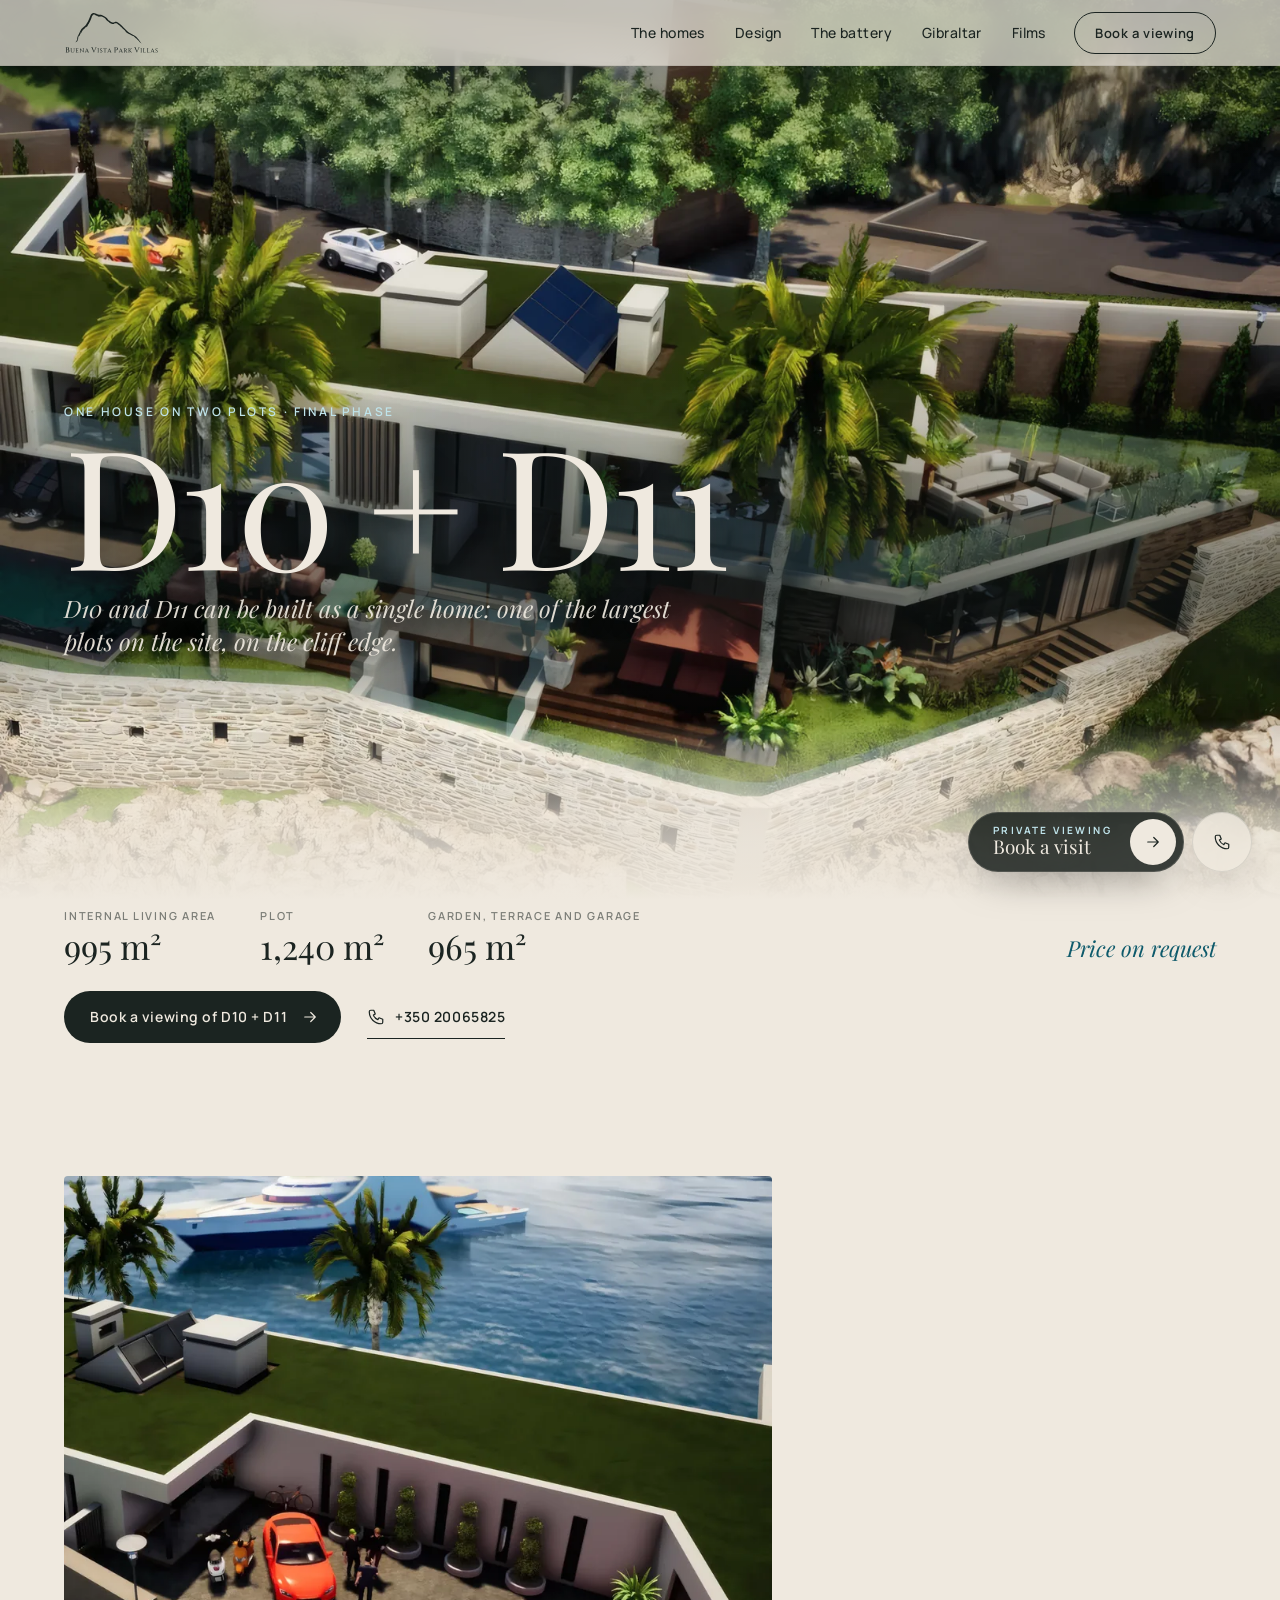
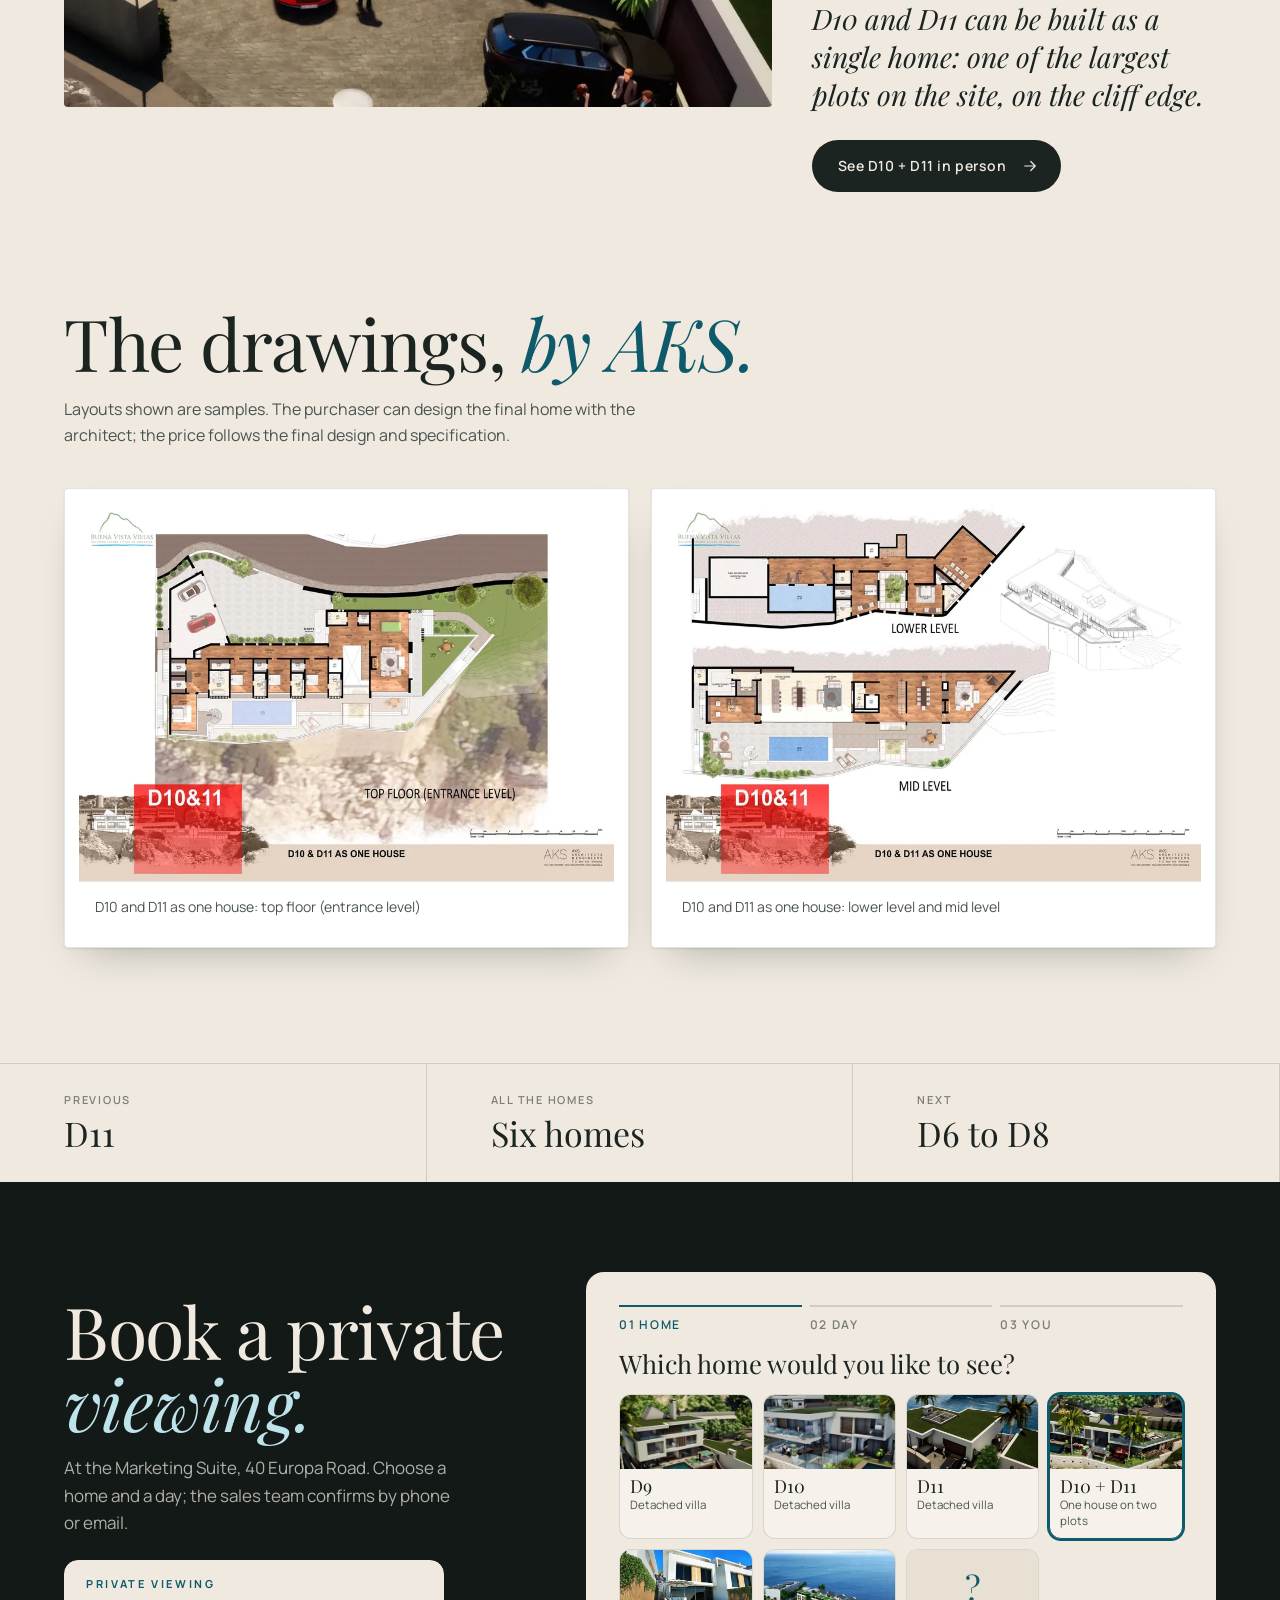
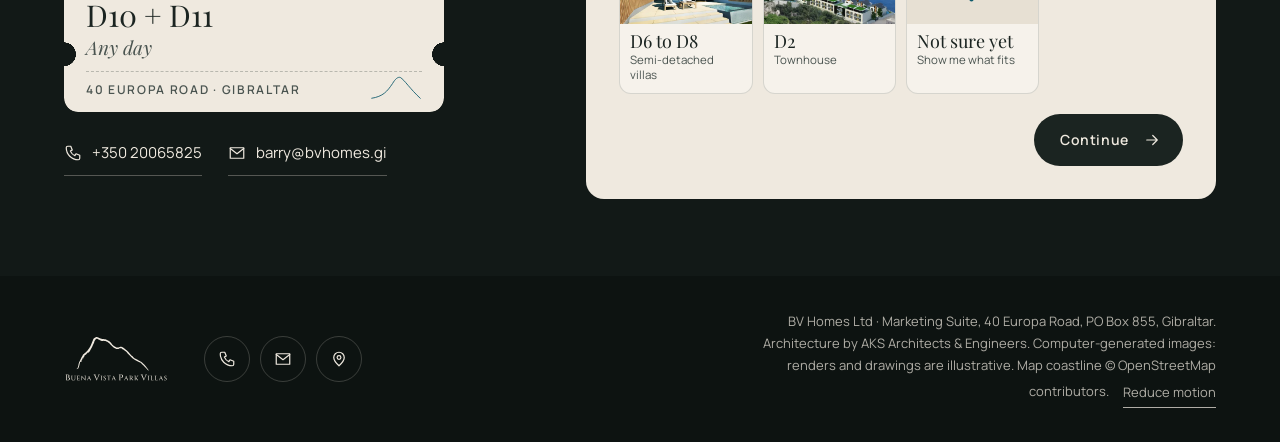
<file: homes/d10-d11.html>
<!doctype html>
<html lang="en-GB">
<head>
<meta charset="utf-8">
<meta name="viewport" content="width=device-width, initial-scale=1, viewport-fit=cover">
<title>D10 + D11, one house on two plots | Buena Vista Park Villas, Gibraltar</title>
<meta name="description" content="D10 + D11 at Buena Vista Park Villas, Gibraltar: one house on two plots, 995 m² internal. Plans by AKS. Price on request. Book a private viewing: +350 20065825.">
<meta name="robots" content="noindex">
<link rel="canonical" href="https://tomas476.github.io/buena-vista/homes/d10-d11.html">
<meta property="og:type" content="website">
<meta property="og:site_name" content="Buena Vista Park Villas">
<meta property="og:title" content="D10 + D11, one house on two plots | Buena Vista Park Villas, Gibraltar">
<meta property="og:description" content="D10 + D11 at Buena Vista Park Villas, Gibraltar: one house on two plots, 995 m² internal. Plans by AKS. Price on request. Book a private viewing: +350 20065825.">
<meta property="og:url" content="https://tomas476.github.io/buena-vista/homes/d10-d11.html">
<meta property="og:image" content="https://tomas476.github.io/buena-vista/img/og-v2.jpg">
<meta property="og:image:width" content="1200">
<meta property="og:image:height" content="630">
<meta property="og:image:alt" content="Buena Vista Park Villas, Gibraltar: villas on the cliff edge above the sea.">
<meta name="twitter:card" content="summary_large_image">
<meta name="theme-color" content="#1B2421">
<link rel="icon" href="../img/icon.svg" type="image/svg+xml">
<link rel="apple-touch-icon" href="../img/icon-180.png">
<script>(function(){var d=document.documentElement;d.style.setProperty('--u',(innerHeight/100)+'px');try{if(localStorage.getItem('still')==='1')d.classList.add('still')}catch(e){}})()</script>
<link rel="preload" href="../fonts/bodoni.woff2" as="font" type="font/woff2" crossorigin>
<link rel="stylesheet" href="../css/site.css?v=2411a">
<script type="application/ld+json">{"@context": "https://schema.org", "@type": "Residence", "name": "Buena Vista Park Villas", "description": "Gated community of luxury villas and townhouses on the former Buena Vista Barracks, South District, Gibraltar.", "address": {"@type": "PostalAddress", "streetAddress": "40 Europa Road", "addressLocality": "Gibraltar", "addressCountry": "GI"}, "telephone": "+350 20065825", "email": "barry@bvhomes.gi"}</script>
</head>
<body class="sub house">
<svg width="0" height="0" style="position:absolute" aria-hidden="true">
  <symbol id="i-call" viewBox="0 0 24 24"><path d="M5 3h4l2 5-2.5 1.5a11 11 0 0 0 6 6L16 13l5 2v4a2 2 0 0 1-2 2A16 16 0 0 1 3 5a2 2 0 0 1 2-2Z"/></symbol>
  <symbol id="i-mail" viewBox="0 0 24 24"><path d="M3 5h18v14H3z"/><path d="m3 6 9 7 9-7"/></symbol>
  <symbol id="i-pin" viewBox="0 0 24 24"><path d="M12 21s7-6.2 7-11a7 7 0 1 0-14 0c0 4.8 7 11 7 11Z"/><circle cx="12" cy="10" r="2.5"/></symbol>
  <symbol id="i-wa" viewBox="0 0 24 24"><path d="M4 20l1.3-3.9A8 8 0 1 1 8 19z"/><path d="M9 8.5c0 3 2.5 6 5.5 6.5l1.2-1.4-1.8-1-1 .8a4.5 4.5 0 0 1-2.3-2.3l.8-1-1-1.8z"/></symbol>
  <symbol id="i-arrow" viewBox="0 0 24 24"><path d="M5 12h14M13 6l6 6-6 6"/></symbol>
  <symbol id="i-play" viewBox="0 0 24 24"><path d="M8 5.5v13l10.5-6.5z"/></symbol>
</svg>
<a class="skip" href="#main">Skip to content</a>

<header class="bar" id="bar">
  <a class="logo" href="../index.html" aria-label="Buena Vista Park Villas, home"><svg class="logo-svg" viewBox="0 -16 1260 556" aria-hidden="true"><g class="rock" transform="translate(94.1 -30) scale(0.93)"><path transform="translate(0 480) scale(.1 -.1)" d="M3123 4501 c-187 -69 -294 -165 -342 -306 -8 -22 -24 -62 -36 -90 -47 -105 -88 -205 -145 -355 -131 -349 -293 -656 -459 -870 -36 -47 -85 -110 -108 -141 -25 -35 -104 -108 -205 -190 -89 -73 -192 -161 -228 -195 -36 -33 -78 -69 -92 -78 -35 -23 -84 -100 -102 -159 -7 -25 -32 -67 -54 -94 -24 -28 -58 -89 -82 -148 -56 -134 -137 -303 -164 -340 -52 -72 -196 -387 -196 -431 0 -12 -5 -35 -11 -50 -5 -16 -17 -71 -25 -124 -24 -161 -31 -192 -64 -285 -17 -49 -36 -109 -42 -132 -8 -34 -23 -55 -76 -103 -53 -48 -63 -60 -49 -66 10 -4 25 0 35 9 9 8 29 18 43 22 14 3 44 23 66 43 23 20 52 45 66 54 36 25 84 155 102 279 19 124 16 120 70 112 38 -5 45 -3 45 11 0 10 -8 16 -22 16 -47 0 -52 12 -39 86 7 38 20 87 30 109 39 84 53 155 31 155 -5 0 -10 7 -10 16 0 8 4 13 9 9 5 -3 13 -1 16 5 4 6 14 10 23 9 10 -1 25 1 35 6 9 4 32 5 50 2 17 -3 41 -7 52 -9 19 -3 20 2 18 139 -2 89 1 143 7 143 6 0 10 -7 10 -15 0 -24 33 -86 44 -82 13 4 13 59 2 100 -8 28 -8 29 24 25 43 -4 53 39 20 84 -12 16 -20 37 -18 46 4 22 51 28 68 8 19 -23 32 -20 68 17 34 35 42 67 17 67 -8 0 -15 7 -15 15 0 8 8 15 18 15 22 0 54 32 51 52 -3 26 1 37 27 67 25 31 51 43 39 19 -4 -7 1 -4 10 7 12 15 15 31 10 66 -7 46 -7 46 106 124 168 116 205 159 240 275 18 59 45 61 67 5 8 -22 16 -41 18 -43 6 -9 47 38 65 75 17 34 28 45 60 55 55 16 114 92 186 238 31 63 71 131 89 151 66 76 122 186 353 699 58 129 111 279 111 316 0 31 30 86 111 200 71 100 123 148 153 140 11 -3 46 -6 77 -6 48 0 62 -5 99 -32 73 -56 113 -77 185 -99 39 -12 81 -29 95 -39 25 -18 135 -75 135 -70 0 1 38 -10 86 -24 98 -30 139 -32 199 -11 57 20 124 20 141 -1 11 -13 25 -15 75 -10 61 6 62 6 214 -70 223 -111 343 -195 426 -296 83 -102 285 -304 379 -379 39 -31 79 -66 89 -78 11 -11 25 -21 33 -21 7 0 13 -4 13 -9 0 -4 39 -33 86 -64 70 -46 92 -55 115 -50 31 6 63 -10 112 -56 28 -25 32 -26 155 -25 127 0 127 0 198 42 74 44 87 47 326 54 16 1 46 -13 75 -35 26 -20 107 -77 178 -126 241 -167 405 -307 521 -445 71 -86 93 -108 253 -257 159 -148 199 -189 263 -270 115 -146 173 -195 388 -330 87 -54 386 -209 404 -209 3 0 30 -11 61 -25 31 -15 95 -41 143 -59 231 -88 214 -75 562 -425 173 -174 342 -350 375 -391 102 -128 336 -352 352 -336 14 14 -95 186 -231 365 -39 51 -84 112 -100 135 -109 153 -354 412 -518 548 -64 52 -274 188 -291 188 -5 0 -198 110 -457 260 -36 21 -101 56 -145 78 -94 47 -173 103 -270 194 -38 35 -90 82 -115 103 -88 75 -183 171 -283 285 -119 134 -363 380 -492 496 -49 45 -121 109 -160 144 -202 181 -408 309 -531 329 -71 11 -113 2 -264 -59 -225 -91 -260 -85 -570 98 -80 47 -168 103 -197 124 -59 43 -238 259 -276 334 -61 119 -347 314 -607 413 -64 25 -221 54 -405 76 -208 25 -287 48 -518 156 -234 110 -362 137 -464 100z"/></g><g class="word" transform="translate(14.5 520) scale(0.1)"><path d="M131.0 -73.0V-627.0Q131.0 -653.0 112.0 -671.5Q93.0 -690.0 67.0 -690.0H55.0L54.0 -700.0H283.0Q354.0 -700.0 405.5 -680.0Q457.0 -660.0 484.5 -622.5Q512.0 -585.0 512.0 -532.0Q512.0 -488.0 495.5 -456.5Q479.0 -425.0 453.0 -406.5Q427.0 -388.0 398.0 -381.0Q450.0 -374.0 489.5 -348.0Q529.0 -322.0 550.0 -282.0Q571.0 -242.0 571.0 -190.0Q571.0 -132.0 541.5 -89.0Q512.0 -46.0 456.0 -23.0Q400.0 0.0 322.0 0.0H54.0L55.0 -10.0H67.0Q93.0 -10.0 112.0 -28.5Q131.0 -47.0 131.0 -73.0ZM224.0 -664.0V-39.0H305.0Q355.0 -39.0 390.5 -57.0Q426.0 -75.0 445.0 -111.0Q464.0 -147.0 464.0 -199.0Q464.0 -251.0 445.0 -284.5Q426.0 -318.0 396.0 -336.5Q366.0 -355.0 329.5 -362.5Q293.0 -370.0 258.0 -370.0V-379.0Q281.0 -379.0 307.0 -385.0Q333.0 -391.0 356.5 -406.0Q380.0 -421.0 394.5 -449.5Q409.0 -478.0 409.0 -523.0Q409.0 -570.0 393.0 -601.5Q377.0 -633.0 345.5 -648.5Q314.0 -664.0 269.0 -664.0Z M891.06 -546.0V-538.2H878.58Q861.4200000000001 -538.2 849.33 -527.28Q837.24 -516.36 837.24 -499.20000000000005V-202.8Q837.24 -146.64000000000001 857.13 -104.52000000000001Q877.02 -62.400000000000006 913.29 -39.39Q949.56 -16.38 997.9200000000001 -16.38Q1048.62 -16.38 1086.4499999999998 -38.22Q1124.28 -60.06 1144.9499999999998 -99.84Q1165.62 -139.62 1165.62 -192.66V-499.20000000000005Q1165.62 -516.36 1153.53 -527.28Q1141.44 -538.2 1124.28 -538.2H1111.8V-546.0H1262.3400000000001V-538.2H1249.8600000000001Q1232.7 -538.2 1220.6100000000001 -527.28Q1208.52 -516.36 1208.52 -499.20000000000005V-194.22Q1208.52 -132.6 1182.3899999999999 -86.58Q1156.26 -40.56 1107.51 -14.82Q1058.76 10.92 993.24 10.92Q922.26 10.92 870.78 -14.43Q819.3 -39.78 792.0 -85.8Q764.7 -131.82 764.7 -193.44V-499.20000000000005Q764.7 -516.36 752.61 -527.28Q740.52 -538.2 723.36 -538.2H710.88V-546.0Z M1791.12 -137.28 1749.0 0.0H1398.7799999999997V-7.800000000000001H1408.9199999999998Q1429.1999999999998 -7.800000000000001 1443.6299999999999 -22.230000000000004Q1458.06 -36.660000000000004 1458.84 -56.940000000000005V-489.06Q1458.84 -509.34000000000003 1444.02 -523.77Q1429.1999999999998 -538.2 1408.9199999999998 -538.2H1399.56L1398.7799999999997 -546.0H1648.3799999999999Q1665.54 -546.0 1684.6499999999999 -548.34Q1703.7599999999998 -550.6800000000001 1720.1399999999999 -553.8000000000001Q1736.52 -556.9200000000001 1743.54 -560.04V-449.28000000000003H1735.7399999999998V-461.76Q1735.7399999999998 -485.94 1720.1399999999999 -502.32Q1706.8799999999999 -515.58 1687.3799999999999 -518.7H1531.3799999999999V-282.36H1653.84Q1674.12 -283.14 1687.3799999999999 -297.18Q1700.6399999999999 -311.22 1700.6399999999999 -330.72V-340.08H1708.4399999999998V-198.12H1700.6399999999999V-208.26000000000002Q1700.6399999999999 -227.76000000000002 1687.3799999999999 -241.8Q1674.12 -255.84 1653.84 -255.84H1531.3799999999999V-27.3H1639.7999999999997Q1680.36 -27.3 1707.6599999999999 -40.95Q1734.9599999999998 -54.6 1752.8999999999999 -79.56Q1770.84 -104.52000000000001 1783.32 -137.28Z M1974.3599999999997 -557.7 2389.3199999999997 -131.82V-490.62Q2388.54 -510.90000000000003 2374.89 -524.5500000000001Q2361.24 -538.2 2340.9599999999996 -538.2H2326.14V-546.0H2511.7799999999997V-538.2H2497.74Q2478.24 -538.2 2464.2 -524.5500000000001Q2450.16 -510.90000000000003 2449.3799999999997 -490.62V-88.92Q2449.3799999999997 -62.400000000000006 2451.33 -39.39Q2453.2799999999997 -16.38 2454.8399999999997 -3.12L2457.18 10.92H2450.16L2034.4199999999998 -414.96000000000004L2035.1999999999998 -55.38Q2035.1999999999998 -35.88 2049.24 -21.840000000000003Q2063.2799999999997 -7.800000000000001 2082.7799999999997 -7.800000000000001H2097.6V0.0H1911.9599999999998V-7.800000000000001H1926.7799999999997Q1946.2799999999997 -7.800000000000001 1960.3199999999997 -21.840000000000003Q1974.3599999999997 -35.88 1974.3599999999997 -55.38V-460.2Q1974.3599999999997 -501.54 1970.4599999999998 -529.62L1966.5599999999997 -557.7Z M2881.4399999999996 -558.48 3099.0599999999995 -54.6Q3110.7599999999998 -29.64 3129.4799999999996 -19.5Q3148.2 -7.800000000000001 3166.1399999999994 -7.800000000000001H3172.3799999999997V0.0H2972.7V-7.800000000000001H2979.7199999999993Q2995.3199999999997 -7.800000000000001 3007.0199999999995 -20.67Q3018.7199999999993 -33.54 3009.3599999999997 -56.940000000000005L2963.3399999999997 -177.06H2762.0999999999995L2712.9599999999996 -54.6Q2708.2799999999997 -40.56 2712.1799999999994 -30.42Q2716.0799999999995 -19.5 2725.0499999999993 -13.65Q2734.0199999999995 -7.800000000000001 2743.3799999999997 -7.800000000000001H2750.3999999999996V0.0H2590.4999999999995V-7.800000000000001H2597.5199999999995Q2615.4599999999996 -7.800000000000001 2634.1799999999994 -19.5Q2651.3399999999997 -28.86 2663.0399999999995 -50.7L2842.4399999999996 -471.12Q2843.2199999999993 -472.68 2848.2899999999995 -483.21000000000004Q2853.3599999999997 -493.74 2859.2099999999996 -508.56Q2865.0599999999995 -523.38 2869.74 -537.4200000000001Q2874.4199999999996 -551.46 2874.4199999999996 -558.48ZM2773.0199999999995 -203.58H2953.2L2865.0599999999995 -434.46000000000004Z M3811.8999999999996 16.0 3524.8999999999996 -627.0Q3509.8999999999996 -661.0 3484.8999999999996 -675.5Q3459.8999999999996 -690.0 3436.8999999999996 -690.0H3428.8999999999996V-700.0H3684.8999999999996V-690.0H3675.8999999999996Q3656.8999999999996 -690.0 3642.3999999999996 -674.0Q3627.8999999999996 -658.0 3638.8999999999996 -628.0H3637.8999999999996L3833.8999999999996 -141.0L4040.8999999999996 -633.0Q4048.8999999999996 -659.0 4034.8999999999996 -674.0Q4019.8999999999996 -690.0 4000.8999999999996 -690.0H3991.8999999999996V-700.0H4196.9V-690.0H4187.9Q4165.9 -690.0 4140.9 -675.5Q4115.9 -661.0 4099.9 -627.0L3861.8999999999996 -96.0Q3861.8999999999996 -94.0 3855.3999999999996 -80.5Q3848.8999999999996 -67.0 3840.8999999999996 -48.0Q3832.8999999999996 -29.0 3827.3999999999996 -11.0Q3821.8999999999996 7.0 3820.8999999999996 16.0Z M4343.08 -56.940000000000005V-489.06Q4342.299999999999 -509.34000000000003 4327.869999999999 -523.77Q4313.44 -538.2 4293.16 -538.2H4283.0199999999995V-546.0H4475.679999999999V-538.2H4465.54Q4445.259999999999 -538.2 4430.83 -523.77Q4416.4 -509.34000000000003 4415.62 -489.06V-56.940000000000005Q4416.4 -36.660000000000004 4430.83 -22.230000000000004Q4445.259999999999 -7.800000000000001 4465.54 -7.800000000000001H4475.679999999999V0.0H4283.0199999999995V-7.800000000000001H4293.16Q4313.44 -7.800000000000001 4327.869999999999 -22.230000000000004Q4342.299999999999 -36.660000000000004 4343.08 -56.940000000000005Z M4779.82 -556.9200000000001Q4793.08 -556.9200000000001 4810.24 -555.3600000000001Q4827.4 -553.8000000000001 4844.5599999999995 -551.46Q4850.799999999999 -549.9 4857.039999999999 -549.12H4896.04V-532.74L4892.919999999999 -446.94H4885.9Q4885.9 -485.16 4858.599999999999 -507.78Q4831.299999999999 -530.4 4789.959999999999 -530.4Q4746.28 -530.4 4719.369999999999 -505.04999999999995Q4692.459999999999 -479.7 4692.459999999999 -445.38Q4691.679999999999 -428.22 4701.429999999999 -409.11Q4711.179999999999 -390.0 4731.459999999999 -373.62L4883.5599999999995 -246.48000000000002Q4910.86 -225.42000000000002 4922.17 -197.73000000000002Q4933.48 -170.04 4932.7 -140.4Q4931.139999999999 -71.76 4886.679999999999 -30.42Q4842.219999999999 10.92 4766.5599999999995 10.92Q4742.379999999999 10.92 4714.689999999999 6.24Q4686.999999999999 1.56 4662.82 -8.190000000000001Q4638.639999999999 -17.94 4623.82 -33.54Q4619.919999999999 -47.58 4620.3099999999995 -68.25Q4620.7 -88.92 4624.99 -110.75999999999999Q4629.28 -132.6 4636.299999999999 -149.76H4643.32Q4639.419999999999 -109.98 4654.629999999999 -78.78Q4669.839999999999 -47.58 4699.089999999999 -30.81Q4728.339999999999 -14.040000000000001 4766.5599999999995 -15.600000000000001Q4812.58 -17.16 4842.61 -44.07Q4872.639999999999 -70.98 4872.639999999999 -114.66000000000001Q4872.639999999999 -137.28 4862.5 -156.0Q4852.36 -174.72 4831.299999999999 -189.54000000000002L4686.219999999999 -312.78000000000003Q4656.58 -334.62 4644.1 -364.26Q4631.62 -393.90000000000003 4633.179999999999 -423.54Q4634.74 -458.64000000000004 4651.9 -489.45000000000005Q4669.0599999999995 -520.26 4701.429999999999 -538.59Q4733.799999999999 -556.9200000000001 4779.82 -556.9200000000001Z M5515.3 -560.82V-450.06L5507.5 -450.84000000000003V-462.54Q5507.5 -487.5 5491.51 -503.49Q5475.52 -519.48 5450.56 -520.26H5317.96V-56.940000000000005Q5318.74 -36.660000000000004 5333.17 -22.230000000000004Q5347.6 -7.800000000000001 5367.88 -7.800000000000001H5378.02V0.0H5185.36V-7.800000000000001H5195.5Q5215.78 -7.800000000000001 5230.21 -22.230000000000004Q5244.64 -36.660000000000004 5245.42 -56.940000000000005V-520.26H5112.82Q5087.86 -519.48 5071.87 -503.49Q5055.88 -487.5 5055.88 -462.54V-450.84000000000003L5048.08 -450.06V-560.82Q5055.88 -557.7 5071.87 -554.58Q5087.86 -551.46 5107.36 -549.12Q5126.86 -546.78 5143.24 -546.78H5420.14Q5437.3 -546.78 5456.41 -549.12Q5475.52 -551.46 5491.9 -554.58Q5508.28 -557.7 5515.3 -560.82Z M5867.0199999999995 -558.48 6084.639999999999 -54.6Q6096.339999999999 -29.64 6115.0599999999995 -19.5Q6133.78 -7.800000000000001 6151.719999999999 -7.800000000000001H6157.959999999999V0.0H5958.28V-7.800000000000001H5965.299999999999Q5980.9 -7.800000000000001 5992.599999999999 -20.67Q6004.299999999999 -33.54 5994.94 -56.940000000000005L5948.919999999999 -177.06H5747.679999999999L5698.539999999999 -54.6Q5693.86 -40.56 5697.759999999999 -30.42Q5701.66 -19.5 5710.629999999999 -13.65Q5719.599999999999 -7.800000000000001 5728.959999999999 -7.800000000000001H5735.98V0.0H5576.08V-7.800000000000001H5583.099999999999Q5601.039999999999 -7.800000000000001 5619.759999999999 -19.5Q5636.919999999999 -28.86 5648.62 -50.7L5828.0199999999995 -471.12Q5828.799999999999 -472.68 5833.869999999999 -483.21000000000004Q5838.94 -493.74 5844.789999999999 -508.56Q5850.639999999999 -523.38 5855.32 -537.4200000000001Q5859.999999999999 -551.46 5859.999999999999 -558.48ZM5758.599999999999 -203.58H5938.78L5850.639999999999 -434.46000000000004Z M6562.48 -73.0V-627.0Q6562.48 -653.0 6543.48 -671.5Q6524.48 -690.0 6498.48 -690.0H6486.48L6485.48 -700.0H6770.48Q6842.48 -700.0 6890.98 -676.5Q6939.48 -653.0 6964.98 -609.5Q6990.48 -566.0 6990.48 -507.0Q6991.48 -460.0 6972.98 -421.5Q6954.48 -383.0 6923.48 -357.0Q6892.48 -331.0 6852.98 -318.5Q6813.48 -306.0 6771.48 -310.0Q6729.48 -314.0 6689.48 -337.0V-347.0L6705.48 -345.0Q6720.48 -344.0 6744.98 -346.0Q6769.48 -348.0 6795.98 -358.0Q6822.48 -368.0 6845.98 -392.0Q6869.48 -416.0 6881.48 -457.0Q6884.48 -469.0 6886.48 -485.5Q6888.48 -502.0 6887.48 -517.0Q6886.48 -584.0 6851.98 -625.0Q6817.48 -666.0 6754.48 -666.0H6655.48V-73.0Q6656.48 -47.0 6674.98 -28.5Q6693.48 -10.0 6719.48 -10.0H6732.48V0.0H6485.48V-10.0H6498.48Q6524.48 -10.0 6542.98 -28.5Q6561.48 -47.0 6562.48 -73.0Z M7371.94 -558.48 7589.5599999999995 -54.6Q7601.259999999999 -29.64 7619.98 -19.5Q7638.7 -7.800000000000001 7656.639999999999 -7.800000000000001H7662.879999999999V0.0H7463.2V-7.800000000000001H7470.219999999999Q7485.82 -7.800000000000001 7497.5199999999995 -20.67Q7509.219999999999 -33.54 7499.86 -56.940000000000005L7453.839999999999 -177.06H7252.599999999999L7203.459999999999 -54.6Q7198.78 -40.56 7202.679999999999 -30.42Q7206.58 -19.5 7215.549999999999 -13.65Q7224.5199999999995 -7.800000000000001 7233.879999999999 -7.800000000000001H7240.9V0.0H7081.0V-7.800000000000001H7088.0199999999995Q7105.959999999999 -7.800000000000001 7124.679999999999 -19.5Q7141.839999999999 -28.86 7153.54 -50.7L7332.94 -471.12Q7333.719999999999 -472.68 7338.789999999999 -483.21000000000004Q7343.86 -493.74 7349.709999999999 -508.56Q7355.5599999999995 -523.38 7360.24 -537.4200000000001Q7364.919999999999 -551.46 7364.919999999999 -558.48ZM7263.5199999999995 -203.58H7443.7L7355.5599999999995 -434.46000000000004Z M7813.36 -56.940000000000005V-489.06Q7812.58 -509.34000000000003 7798.15 -523.77Q7783.719999999999 -538.2 7763.44 -538.2H7753.299999999999V-546.0H7982.62Q8017.719999999999 -546.0 8048.139999999999 -536.64Q8078.5599999999995 -527.28 8100.01 -508.95Q8121.46 -490.62 8133.9400000000005 -463.32000000000005Q8146.42 -436.02000000000004 8146.42 -399.36Q8146.42 -363.48 8130.04 -329.55Q8113.66 -295.62 8084.41 -273.78Q8055.16 -251.94 8015.379999999999 -250.38Q8032.54 -244.14000000000001 8049.7 -226.20000000000002Q8066.86 -208.26000000000002 8079.339999999999 -191.1Q8079.339999999999 -190.32 8089.089999999999 -176.28Q8098.839999999999 -162.24 8113.66 -141.57Q8128.48 -120.9 8143.69 -100.62Q8158.9 -80.34 8170.599999999999 -67.08Q8186.2 -48.36 8201.41 -35.49Q8216.619999999999 -22.62 8234.169999999998 -15.21Q8251.72 -7.800000000000001 8273.56 -7.800000000000001V0.0H8218.96Q8181.5199999999995 0.0 8152.66 -9.75Q8123.799999999999 -19.5 8102.74 -36.269999999999996Q8081.679999999999 -53.04 8066.86 -72.54Q8063.74 -78.0 8053.99 -92.82Q8044.24 -107.64 8032.15 -126.75Q8020.0599999999995 -145.86 8008.36 -164.58Q7996.66 -183.3 7988.08 -196.95Q7979.5 -210.6 7977.16 -214.5Q7963.9 -235.56 7947.5199999999995 -250.77Q7931.139999999999 -265.98 7911.639999999999 -266.76V-274.56Q7912.42 -274.56 7922.95 -274.17Q7933.48 -273.78000000000003 7947.5199999999995 -274.56Q7967.799999999999 -275.34000000000003 7990.8099999999995 -281.58000000000004Q8013.82 -287.82 8032.93 -305.76Q8052.04 -323.7 8061.4 -358.8Q8063.74 -366.6 8064.91 -378.3Q8066.08 -390.0 8065.299999999999 -402.48Q8064.5199999999995 -456.3 8038.389999999999 -486.33000000000004Q8012.259999999999 -516.36 7970.139999999999 -517.9200000000001Q7952.2 -519.48 7932.7 -519.09Q7913.2 -518.7 7899.16 -518.7H7885.9V-56.940000000000005Q7885.9 -36.660000000000004 7900.719999999999 -22.230000000000004Q7915.54 -7.800000000000001 7935.82 -7.800000000000001H7945.179999999999V0.0H7753.299999999999V-7.800000000000001H7763.44Q7783.719999999999 -7.800000000000001 7798.15 -22.230000000000004Q7812.58 -36.660000000000004 7813.36 -56.940000000000005Z M8418.58 -56.940000000000005V-489.06Q8417.8 -509.34000000000003 8403.369999999999 -523.77Q8388.94 -538.2 8368.66 -538.2H8358.52V-546.0H8551.18V-538.2H8541.039999999999Q8520.76 -538.2 8506.33 -523.77Q8491.9 -509.34000000000003 8491.119999999999 -489.06V-56.940000000000005Q8491.9 -36.660000000000004 8506.33 -22.230000000000004Q8520.76 -7.800000000000001 8541.039999999999 -7.800000000000001H8551.18V0.0H8358.52V-7.800000000000001H8368.66Q8388.94 -7.800000000000001 8403.369999999999 -22.230000000000004Q8417.8 -36.660000000000004 8418.58 -56.940000000000005ZM8843.68 -546.0V-538.98H8840.56Q8814.82 -538.98 8792.199999999999 -528.84Q8775.039999999999 -520.26 8761.0 -507.78000000000003L8583.16 -300.3L8789.86 -45.24Q8807.02 -27.3 8824.18 -17.94Q8841.34 -8.58 8865.52 -7.800000000000001V0.0H8821.84Q8814.039999999999 0.0 8797.66 -1.17Q8781.279999999999 -2.34 8761.779999999999 -7.0200000000000005Q8742.279999999999 -11.700000000000001 8722.779999999999 -22.23Q8703.279999999999 -32.76 8688.46 -51.480000000000004Q8686.9 -53.04 8674.029999999999 -69.03Q8661.16 -85.02 8641.66 -109.59Q8622.16 -134.16 8600.71 -161.46Q8579.26 -188.76000000000002 8559.76 -212.16L8528.56 -251.16L8516.08 -266.76L8700.94 -502.32Q8711.08 -515.58 8704.45 -527.28Q8697.82 -538.98 8682.22 -538.98H8674.42V-546.0Z M9506.6 16.0 9219.6 -627.0Q9204.6 -661.0 9179.6 -675.5Q9154.6 -690.0 9131.6 -690.0H9123.6V-700.0H9379.6V-690.0H9370.6Q9351.6 -690.0 9337.1 -674.0Q9322.6 -658.0 9333.6 -628.0H9332.6L9528.6 -141.0L9735.6 -633.0Q9743.6 -659.0 9729.6 -674.0Q9714.6 -690.0 9695.6 -690.0H9686.6V-700.0H9891.6V-690.0H9882.6Q9860.6 -690.0 9835.6 -675.5Q9810.6 -661.0 9794.6 -627.0L9556.6 -96.0Q9556.6 -94.0 9550.1 -80.5Q9543.6 -67.0 9535.6 -48.0Q9527.6 -29.0 9522.1 -11.0Q9516.6 7.0 9515.6 16.0Z M10037.78 -56.940000000000005V-489.06Q10037.0 -509.34000000000003 10022.57 -523.77Q10008.140000000001 -538.2 9987.86 -538.2H9977.720000000001V-546.0H10170.380000000001V-538.2H10160.24Q10139.960000000001 -538.2 10125.53 -523.77Q10111.1 -509.34000000000003 10110.32 -489.06V-56.940000000000005Q10111.1 -36.660000000000004 10125.53 -22.230000000000004Q10139.960000000001 -7.800000000000001 10160.24 -7.800000000000001H10170.380000000001V0.0H9977.720000000001V-7.800000000000001H9987.86Q10008.140000000001 -7.800000000000001 10022.57 -22.230000000000004Q10037.0 -36.660000000000004 10037.78 -56.940000000000005Z M10706.18 -137.28 10664.060000000001 0.0H10313.840000000002V-7.800000000000001H10323.980000000001Q10344.260000000002 -7.800000000000001 10358.690000000002 -22.230000000000004Q10373.12 -36.660000000000004 10373.900000000001 -56.940000000000005V-489.06Q10373.12 -509.34000000000003 10358.690000000002 -523.77Q10344.260000000002 -538.2 10323.980000000001 -538.2H10313.840000000002V-546.0H10506.500000000002V-538.2H10496.36Q10476.080000000002 -538.2 10461.650000000001 -523.77Q10447.220000000001 -509.34000000000003 10446.44 -489.06V-27.3H10554.86Q10595.420000000002 -27.3 10622.720000000001 -40.95Q10650.02 -54.6 10667.960000000001 -79.56Q10685.900000000001 -104.52000000000001 10698.380000000001 -137.28Z M11218.580000000002 -137.28 11176.460000000001 0.0H10826.240000000002V-7.800000000000001H10836.380000000001Q10856.660000000002 -7.800000000000001 10871.09 -22.230000000000004Q10885.52 -36.660000000000004 10886.300000000001 -56.940000000000005V-489.06Q10885.52 -509.34000000000003 10871.09 -523.77Q10856.660000000002 -538.2 10836.380000000001 -538.2H10826.240000000002V-546.0H11018.900000000001V-538.2H11008.76Q10988.480000000001 -538.2 10974.050000000001 -523.77Q10959.62 -509.34000000000003 10958.84 -489.06V-27.3H11067.26Q11107.820000000002 -27.3 11135.12 -40.95Q11162.42 -54.6 11180.36 -79.56Q11198.300000000001 -104.52000000000001 11210.78 -137.28Z M11574.98 -558.48 11792.6 -54.6Q11804.300000000001 -29.64 11823.02 -19.5Q11841.74 -7.800000000000001 11859.68 -7.800000000000001H11865.92V0.0H11666.24V-7.800000000000001H11673.26Q11688.86 -7.800000000000001 11700.560000000001 -20.67Q11712.26 -33.54 11702.9 -56.940000000000005L11656.880000000001 -177.06H11455.640000000001L11406.5 -54.6Q11401.82 -40.56 11405.720000000001 -30.42Q11409.62 -19.5 11418.59 -13.65Q11427.560000000001 -7.800000000000001 11436.92 -7.800000000000001H11443.94V0.0H11284.04V-7.800000000000001H11291.060000000001Q11309.0 -7.800000000000001 11327.720000000001 -19.5Q11344.880000000001 -28.86 11356.58 -50.7L11535.98 -471.12Q11536.76 -472.68 11541.83 -483.21000000000004Q11546.9 -493.74 11552.75 -508.56Q11558.6 -523.38 11563.28 -537.4200000000001Q11567.960000000001 -551.46 11567.960000000001 -558.48ZM11466.560000000001 -203.58H11646.74L11558.6 -434.46000000000004Z M12116.24 -556.9200000000001Q12129.5 -556.9200000000001 12146.66 -555.3600000000001Q12163.82 -553.8000000000001 12180.980000000001 -551.46Q12187.220000000001 -549.9 12193.460000000001 -549.12H12232.460000000001V-532.74L12229.34 -446.94H12222.32Q12222.32 -485.16 12195.02 -507.78Q12167.720000000001 -530.4 12126.380000000001 -530.4Q12082.7 -530.4 12055.79 -505.04999999999995Q12028.880000000001 -479.7 12028.880000000001 -445.38Q12028.1 -428.22 12037.85 -409.11Q12047.6 -390.0 12067.880000000001 -373.62L12219.980000000001 -246.48000000000002Q12247.28 -225.42000000000002 12258.59 -197.73000000000002Q12269.900000000001 -170.04 12269.12 -140.4Q12267.560000000001 -71.76 12223.100000000002 -30.42Q12178.640000000001 10.92 12102.980000000001 10.92Q12078.800000000001 10.92 12051.11 6.24Q12023.42 1.56 11999.240000000002 -8.190000000000001Q11975.060000000001 -17.94 11960.24 -33.54Q11956.34 -47.58 11956.73 -68.25Q11957.12 -88.92 11961.41 -110.75999999999999Q11965.7 -132.6 11972.720000000001 -149.76H11979.74Q11975.84 -109.98 11991.05 -78.78Q12006.26 -47.58 12035.51 -30.81Q12064.76 -14.040000000000001 12102.980000000001 -15.600000000000001Q12149.0 -17.16 12179.03 -44.07Q12209.060000000001 -70.98 12209.060000000001 -114.66000000000001Q12209.060000000001 -137.28 12198.920000000002 -156.0Q12188.78 -174.72 12167.720000000001 -189.54000000000002L12022.640000000001 -312.78000000000003Q11993.0 -334.62 11980.52 -364.26Q11968.04 -393.90000000000003 11969.6 -423.54Q11971.16 -458.64000000000004 11988.32 -489.45000000000005Q12005.480000000001 -520.26 12037.850000000002 -538.59Q12070.220000000001 -556.9200000000001 12116.24 -556.9200000000001Z"/></g></svg></a>
  <nav class="nav" aria-label="Main">
    <a href="../index.html#homes">The homes</a>
    <a href="../index.html#made">Design</a>
    <a href="../index.html#site">The battery</a>
    <a href="../index.html#gibraltar">Gibraltar</a>
    <a href="../index.html#films">Films</a>
  </nav>
  <a class="bar-cta" href="../viewing.html" data-cta="bar-viewing">Book a viewing</a>
  <button class="menu-btn" id="menuBtn" type="button" aria-expanded="false" aria-controls="menu"><span></span><span></span><b class="sr">Menu</b></button>
</header>

<div class="menu" id="menu" hidden>
  <nav aria-label="Menu">
    <a href="../index.html#homes">The homes</a>
    <a href="../index.html#made">Design your home</a>
    <a href="../index.html#site">The battery</a>
    <a href="../index.html#gibraltar">Gibraltar</a>
    <a href="../index.html#films">Films</a>
    <a href="../viewing.html" data-cta="menu-viewing"><em>Book a private viewing</em></a>
  </nav>
  <p class="menu-foot"><a href="tel:+35020065825" data-cta="menu-call"><svg class="ico" aria-hidden="true"><use href="#i-call"/></svg>+350 20065825</a><a href="mailto:barry@bvhomes.gi" data-cta="menu-mail"><svg class="ico" aria-hidden="true"><use href="#i-mail"/></svg>barry@bvhomes.gi</a></p>
</div>

<main id="main">

<article class="hd">
  <header class="hd-top">
    <figure class="hd-pic"><img src="../img/d1011-2400.webp" srcset="../img/d1011-480.webp 480w, ../img/d1011-900.webp 900w, ../img/d1011-1600.webp 1600w, ../img/d1011-2400.webp 2400w" sizes="100vw" width="2400" height="1798" alt="Render of D10 and D11 as one house: a long glazed front over pools and gardens" fetchpriority="high" decoding="async"></figure>
    <div class="hd-head">
      <p class="hd-kind">One house on two plots · Final phase</p>
      <h1 class="hd-code">D10 + D11</h1>
      <p class="hd-line">D10 and D11 can be built as a single home: one of the largest plots on the site, on the cliff edge.</p>
    </div>
  </header>
  <section class="hd-facts">
    <dl class="nums"><div><dt>Internal living area</dt><dd>995 m²</dd></div><div><dt>Plot</dt><dd>1,240 m²</dd></div><div><dt>Garden, terrace and garage</dt><dd>965 m²</dd></div></dl>
    <p class="hd-price">Price on request</p>
    <p class="hd-go"><a class="btn" href="#viewing" data-cta="home-d10-d11-viewing">Book a viewing of D10 + D11 <svg class="arw" aria-hidden="true"><use href="#i-arrow"/></svg></a><a class="link" href="tel:+35020065825" data-cta="home-d10-d11-call"><svg class="ico" aria-hidden="true"><use href="#i-call"/></svg>+350 20065825</a></p>
  </section>
  
  <section class="hd-gal">
    <figure class="hg-a"><img src="../img/d1011-b-1600.webp" srcset="../img/d1011-b-480.webp 480w, ../img/d1011-b-900.webp 900w, ../img/d1011-b-1600.webp 1600w, ../img/d1011-b-2400.webp 2400w" sizes="(min-width:1000px) 58vw, 100vw" width="1600" height="1198" alt="Render of the final phase villas along the cliff, green roofs above the sea" loading="lazy" decoding="async"></figure>
    <figure class="hg-b"><img src="../img/d1011-900.webp" srcset="../img/d1011-480.webp 480w, ../img/d1011-900.webp 900w, ../img/d1011-1600.webp 1600w, ../img/d1011-2400.webp 2400w" sizes="(min-width:1000px) 30vw, 60vw" width="900" height="674" alt="Render of D10 and D11 as one house: a long glazed front over pools and gardens" loading="lazy" decoding="async" style="object-position: 20% 70%"></figure>
    <blockquote class="hg-q"><p>D10 and D11 can be built as a single home: one of the largest plots on the site, on the cliff edge.</p><a class="btn" href="#viewing" data-cta="home-d10-d11-gallery-viewing">See D10 + D11 in person <svg class="arw" aria-hidden="true"><use href="#i-arrow"/></svg></a></blockquote>
  </section>
  <section class="hd-docs">
    <h2 class="h">The drawings, <em>by AKS.</em></h2>
    <p class="hd-made">Layouts shown are samples. The purchaser can design the final home with the architect; the price follows the final design and specification.</p>
    <ul class="docs">
      <li><a class="doc" href="../img/plan-d1011-1600.webp" data-cap="D10 and D11 as one house: top floor (entrance level)"><img src="../img/plan-d1011-900.webp" srcset="../img/plan-d1011-480.webp 480w, ../img/plan-d1011-900.webp 900w, ../img/plan-d1011-1600.webp 1600w" sizes="(min-width:900px) 46vw, 92vw" width="900" height="636" alt="D10 and D11 as one house: top floor (entrance level)" loading="lazy" decoding="async"><span>D10 and D11 as one house: top floor (entrance level)</span></a></li>
      <li><a class="doc" href="../img/plan-d1011-b-1600.webp" data-cap="D10 and D11 as one house: lower level and mid level"><img src="../img/plan-d1011-b-900.webp" srcset="../img/plan-d1011-b-480.webp 480w, ../img/plan-d1011-b-900.webp 900w, ../img/plan-d1011-b-1600.webp 1600w" sizes="(min-width:900px) 46vw, 92vw" width="900" height="636" alt="D10 and D11 as one house: lower level and mid level" loading="lazy" decoding="async"><span>D10 and D11 as one house: lower level and mid level</span></a></li>
    </ul>
  </section>
  <nav class="hd-next" aria-label="Other homes">
    <a href="d11.html"><span>Previous</span>D11</a>
    <a href="../index.html#homes"><span>All the homes</span>Six homes</a>
    <a href="d6-d8.html"><span>Next</span>D6 to D8</a>
  </nav>
</article>
<section class="ask" id="viewing">
  <div class="ask-in">
    <div class="ask-side">
      <h2 class="h light">Book a private <em>viewing.</em></h2>
      <p class="ask-lead">At the Marketing Suite, 40 Europa Road. Choose a home and a day; the sales team confirms by phone or email.</p>
      <div class="ticket" aria-live="polite">
        <p class="ticket-k">Private viewing</p>
        <p class="ticket-home" id="tHome">Choose a home</p>
        <p class="ticket-when" id="tWhen">Any day</p>
        <p class="ticket-where">40 Europa Road · Gibraltar</p>
        <svg class="ticket-rock" viewBox="0 0 120 60" aria-hidden="true"><path d="M4 56 C 30 52 40 40 52 22 C 58 12 64 6 70 8 C 80 14 92 34 116 56"/></svg>
      </div>
      <p class="ask-direct"><a href="tel:+35020065825" data-cta="ask-call"><svg class="ico" aria-hidden="true"><use href="#i-call"/></svg>+350 20065825</a><a href="mailto:barry@bvhomes.gi" data-cta="ask-mail"><svg class="ico" aria-hidden="true"><use href="#i-mail"/></svg>barry@bvhomes.gi</a></p>
    </div>
    <form class="steps" id="viewForm" novalidate>
      <input type="hidden" name="source" id="leadSource" value="direct">
      <input type="hidden" name="day" id="viewDay" value="">
      <ol class="steps-dots" aria-hidden="true"><li class="on">Home</li><li>Day</li><li>You</li></ol>
      <p class="sr" id="stepCount" aria-live="polite">Step 1 of 3</p>
      <fieldset class="step is-on">
        <legend>Which home would you like to see?</legend>
        <div class="picks"><label class="pick"><input type="radio" name="home" value="D9" required><span class="pick-img"><img src="../img/d9-480.webp" srcset="../img/d9-480.webp 480w, ../img/d9-900.webp 900w, ../img/d9-1600.webp 1600w, ../img/d9-2400.webp 2400w" sizes="160px" width="480" height="178" alt="" loading="lazy" decoding="async"></span><span class="pick-t"><b>D9</b>Detached villa</span></label><label class="pick"><input type="radio" name="home" value="D10" required><span class="pick-img"><img src="../img/d10-480.webp" srcset="../img/d10-480.webp 480w, ../img/d10-900.webp 900w, ../img/d10-1600.webp 1600w, ../img/d10-2400.webp 2400w" sizes="160px" width="480" height="178" alt="" loading="lazy" decoding="async"></span><span class="pick-t"><b>D10</b>Detached villa</span></label><label class="pick"><input type="radio" name="home" value="D11" required><span class="pick-img"><img src="../img/d11-480.webp" srcset="../img/d11-480.webp 480w, ../img/d11-900.webp 900w, ../img/d11-1600.webp 1600w, ../img/d11-2400.webp 2400w" sizes="160px" width="480" height="360" alt="" loading="lazy" decoding="async"></span><span class="pick-t"><b>D11</b>Detached villa</span></label><label class="pick"><input type="radio" name="home" value="D10 + D11" required checked><span class="pick-img"><img src="../img/d1011-480.webp" srcset="../img/d1011-480.webp 480w, ../img/d1011-900.webp 900w, ../img/d1011-1600.webp 1600w, ../img/d1011-2400.webp 2400w" sizes="160px" width="480" height="360" alt="" loading="lazy" decoding="async"></span><span class="pick-t"><b>D10 + D11</b>One house on two plots</span></label><label class="pick"><input type="radio" name="home" value="D6 to D8" required><span class="pick-img"><img src="../img/semi-480.webp" srcset="../img/semi-480.webp 480w, ../img/semi-900.webp 900w, ../img/semi-1600.webp 1600w, ../img/semi-2400.webp 2400w" sizes="160px" width="480" height="339" alt="" loading="lazy" decoding="async"></span><span class="pick-t"><b>D6 to D8</b>Semi-detached villas</span></label><label class="pick"><input type="radio" name="home" value="D2" required><span class="pick-img"><img src="../img/town-480.webp" srcset="../img/town-480.webp 480w, ../img/town-900.webp 900w" sizes="160px" width="480" height="322" alt="" loading="lazy" decoding="async"></span><span class="pick-t"><b>D2</b>Townhouse</span></label><label class="pick pick-any"><input type="radio" name="home" value="Not sure yet" required><span class="pick-img pick-q">?</span><span class="pick-t"><b>Not sure yet</b>Show me what fits</span></label></div>
      </fieldset>
      <fieldset class="step">
        <legend>When suits you?</legend>
        <div class="days" id="dayChips" role="radiogroup" aria-label="Preferred day"></div>
        <div class="opts">
          <label><input type="radio" name="time" value="Morning"><span>Morning</span></label>
          <label><input type="radio" name="time" value="Afternoon"><span>Afternoon</span></label>
        </div>
      </fieldset>
      <fieldset class="step">
        <legend>Where do we reach you?</legend>
        <label class="field"><span>Name</span><input type="text" name="name" autocomplete="name" required></label>
        <label class="field"><span>Email</span><input type="email" name="email" autocomplete="email" required></label>
        <label class="field"><span>Phone, with country code</span><input type="tel" name="phone" autocomplete="tel"></label>
      </fieldset>
      <div class="steps-nav">
        <button type="button" class="back" id="stepBack" hidden>Back</button>
        <button type="button" class="btn" id="stepNext">Continue <svg class="arw" aria-hidden="true"><use href="#i-arrow"/></svg></button>
        <button type="submit" class="btn" id="stepSend" hidden data-cta="form-send">Request the viewing <svg class="arw" aria-hidden="true"><use href="#i-arrow"/></svg></button>
      </div>
      <p class="done" id="formDone" hidden tabindex="-1">Your email to the Marketing Suite is ready to send. If it did not open, call +350 20065825.</p>
    </form>
  </div>
</section>
</main>

<footer class="foot" id="foot">
  <a class="foot-logo" href="../index.html" aria-label="Buena Vista Park Villas, home"><svg class="logo-svg foot-svg" viewBox="0 -16 1260 556" role="img" aria-label="Buena Vista Park Villas"><g class="rock" transform="translate(94.1 -30) scale(0.93)"><path transform="translate(0 480) scale(.1 -.1)" d="M3123 4501 c-187 -69 -294 -165 -342 -306 -8 -22 -24 -62 -36 -90 -47 -105 -88 -205 -145 -355 -131 -349 -293 -656 -459 -870 -36 -47 -85 -110 -108 -141 -25 -35 -104 -108 -205 -190 -89 -73 -192 -161 -228 -195 -36 -33 -78 -69 -92 -78 -35 -23 -84 -100 -102 -159 -7 -25 -32 -67 -54 -94 -24 -28 -58 -89 -82 -148 -56 -134 -137 -303 -164 -340 -52 -72 -196 -387 -196 -431 0 -12 -5 -35 -11 -50 -5 -16 -17 -71 -25 -124 -24 -161 -31 -192 -64 -285 -17 -49 -36 -109 -42 -132 -8 -34 -23 -55 -76 -103 -53 -48 -63 -60 -49 -66 10 -4 25 0 35 9 9 8 29 18 43 22 14 3 44 23 66 43 23 20 52 45 66 54 36 25 84 155 102 279 19 124 16 120 70 112 38 -5 45 -3 45 11 0 10 -8 16 -22 16 -47 0 -52 12 -39 86 7 38 20 87 30 109 39 84 53 155 31 155 -5 0 -10 7 -10 16 0 8 4 13 9 9 5 -3 13 -1 16 5 4 6 14 10 23 9 10 -1 25 1 35 6 9 4 32 5 50 2 17 -3 41 -7 52 -9 19 -3 20 2 18 139 -2 89 1 143 7 143 6 0 10 -7 10 -15 0 -24 33 -86 44 -82 13 4 13 59 2 100 -8 28 -8 29 24 25 43 -4 53 39 20 84 -12 16 -20 37 -18 46 4 22 51 28 68 8 19 -23 32 -20 68 17 34 35 42 67 17 67 -8 0 -15 7 -15 15 0 8 8 15 18 15 22 0 54 32 51 52 -3 26 1 37 27 67 25 31 51 43 39 19 -4 -7 1 -4 10 7 12 15 15 31 10 66 -7 46 -7 46 106 124 168 116 205 159 240 275 18 59 45 61 67 5 8 -22 16 -41 18 -43 6 -9 47 38 65 75 17 34 28 45 60 55 55 16 114 92 186 238 31 63 71 131 89 151 66 76 122 186 353 699 58 129 111 279 111 316 0 31 30 86 111 200 71 100 123 148 153 140 11 -3 46 -6 77 -6 48 0 62 -5 99 -32 73 -56 113 -77 185 -99 39 -12 81 -29 95 -39 25 -18 135 -75 135 -70 0 1 38 -10 86 -24 98 -30 139 -32 199 -11 57 20 124 20 141 -1 11 -13 25 -15 75 -10 61 6 62 6 214 -70 223 -111 343 -195 426 -296 83 -102 285 -304 379 -379 39 -31 79 -66 89 -78 11 -11 25 -21 33 -21 7 0 13 -4 13 -9 0 -4 39 -33 86 -64 70 -46 92 -55 115 -50 31 6 63 -10 112 -56 28 -25 32 -26 155 -25 127 0 127 0 198 42 74 44 87 47 326 54 16 1 46 -13 75 -35 26 -20 107 -77 178 -126 241 -167 405 -307 521 -445 71 -86 93 -108 253 -257 159 -148 199 -189 263 -270 115 -146 173 -195 388 -330 87 -54 386 -209 404 -209 3 0 30 -11 61 -25 31 -15 95 -41 143 -59 231 -88 214 -75 562 -425 173 -174 342 -350 375 -391 102 -128 336 -352 352 -336 14 14 -95 186 -231 365 -39 51 -84 112 -100 135 -109 153 -354 412 -518 548 -64 52 -274 188 -291 188 -5 0 -198 110 -457 260 -36 21 -101 56 -145 78 -94 47 -173 103 -270 194 -38 35 -90 82 -115 103 -88 75 -183 171 -283 285 -119 134 -363 380 -492 496 -49 45 -121 109 -160 144 -202 181 -408 309 -531 329 -71 11 -113 2 -264 -59 -225 -91 -260 -85 -570 98 -80 47 -168 103 -197 124 -59 43 -238 259 -276 334 -61 119 -347 314 -607 413 -64 25 -221 54 -405 76 -208 25 -287 48 -518 156 -234 110 -362 137 -464 100z"/></g><g class="word" transform="translate(14.5 520) scale(0.1)"><path d="M131.0 -73.0V-627.0Q131.0 -653.0 112.0 -671.5Q93.0 -690.0 67.0 -690.0H55.0L54.0 -700.0H283.0Q354.0 -700.0 405.5 -680.0Q457.0 -660.0 484.5 -622.5Q512.0 -585.0 512.0 -532.0Q512.0 -488.0 495.5 -456.5Q479.0 -425.0 453.0 -406.5Q427.0 -388.0 398.0 -381.0Q450.0 -374.0 489.5 -348.0Q529.0 -322.0 550.0 -282.0Q571.0 -242.0 571.0 -190.0Q571.0 -132.0 541.5 -89.0Q512.0 -46.0 456.0 -23.0Q400.0 0.0 322.0 0.0H54.0L55.0 -10.0H67.0Q93.0 -10.0 112.0 -28.5Q131.0 -47.0 131.0 -73.0ZM224.0 -664.0V-39.0H305.0Q355.0 -39.0 390.5 -57.0Q426.0 -75.0 445.0 -111.0Q464.0 -147.0 464.0 -199.0Q464.0 -251.0 445.0 -284.5Q426.0 -318.0 396.0 -336.5Q366.0 -355.0 329.5 -362.5Q293.0 -370.0 258.0 -370.0V-379.0Q281.0 -379.0 307.0 -385.0Q333.0 -391.0 356.5 -406.0Q380.0 -421.0 394.5 -449.5Q409.0 -478.0 409.0 -523.0Q409.0 -570.0 393.0 -601.5Q377.0 -633.0 345.5 -648.5Q314.0 -664.0 269.0 -664.0Z M891.06 -546.0V-538.2H878.58Q861.4200000000001 -538.2 849.33 -527.28Q837.24 -516.36 837.24 -499.20000000000005V-202.8Q837.24 -146.64000000000001 857.13 -104.52000000000001Q877.02 -62.400000000000006 913.29 -39.39Q949.56 -16.38 997.9200000000001 -16.38Q1048.62 -16.38 1086.4499999999998 -38.22Q1124.28 -60.06 1144.9499999999998 -99.84Q1165.62 -139.62 1165.62 -192.66V-499.20000000000005Q1165.62 -516.36 1153.53 -527.28Q1141.44 -538.2 1124.28 -538.2H1111.8V-546.0H1262.3400000000001V-538.2H1249.8600000000001Q1232.7 -538.2 1220.6100000000001 -527.28Q1208.52 -516.36 1208.52 -499.20000000000005V-194.22Q1208.52 -132.6 1182.3899999999999 -86.58Q1156.26 -40.56 1107.51 -14.82Q1058.76 10.92 993.24 10.92Q922.26 10.92 870.78 -14.43Q819.3 -39.78 792.0 -85.8Q764.7 -131.82 764.7 -193.44V-499.20000000000005Q764.7 -516.36 752.61 -527.28Q740.52 -538.2 723.36 -538.2H710.88V-546.0Z M1791.12 -137.28 1749.0 0.0H1398.7799999999997V-7.800000000000001H1408.9199999999998Q1429.1999999999998 -7.800000000000001 1443.6299999999999 -22.230000000000004Q1458.06 -36.660000000000004 1458.84 -56.940000000000005V-489.06Q1458.84 -509.34000000000003 1444.02 -523.77Q1429.1999999999998 -538.2 1408.9199999999998 -538.2H1399.56L1398.7799999999997 -546.0H1648.3799999999999Q1665.54 -546.0 1684.6499999999999 -548.34Q1703.7599999999998 -550.6800000000001 1720.1399999999999 -553.8000000000001Q1736.52 -556.9200000000001 1743.54 -560.04V-449.28000000000003H1735.7399999999998V-461.76Q1735.7399999999998 -485.94 1720.1399999999999 -502.32Q1706.8799999999999 -515.58 1687.3799999999999 -518.7H1531.3799999999999V-282.36H1653.84Q1674.12 -283.14 1687.3799999999999 -297.18Q1700.6399999999999 -311.22 1700.6399999999999 -330.72V-340.08H1708.4399999999998V-198.12H1700.6399999999999V-208.26000000000002Q1700.6399999999999 -227.76000000000002 1687.3799999999999 -241.8Q1674.12 -255.84 1653.84 -255.84H1531.3799999999999V-27.3H1639.7999999999997Q1680.36 -27.3 1707.6599999999999 -40.95Q1734.9599999999998 -54.6 1752.8999999999999 -79.56Q1770.84 -104.52000000000001 1783.32 -137.28Z M1974.3599999999997 -557.7 2389.3199999999997 -131.82V-490.62Q2388.54 -510.90000000000003 2374.89 -524.5500000000001Q2361.24 -538.2 2340.9599999999996 -538.2H2326.14V-546.0H2511.7799999999997V-538.2H2497.74Q2478.24 -538.2 2464.2 -524.5500000000001Q2450.16 -510.90000000000003 2449.3799999999997 -490.62V-88.92Q2449.3799999999997 -62.400000000000006 2451.33 -39.39Q2453.2799999999997 -16.38 2454.8399999999997 -3.12L2457.18 10.92H2450.16L2034.4199999999998 -414.96000000000004L2035.1999999999998 -55.38Q2035.1999999999998 -35.88 2049.24 -21.840000000000003Q2063.2799999999997 -7.800000000000001 2082.7799999999997 -7.800000000000001H2097.6V0.0H1911.9599999999998V-7.800000000000001H1926.7799999999997Q1946.2799999999997 -7.800000000000001 1960.3199999999997 -21.840000000000003Q1974.3599999999997 -35.88 1974.3599999999997 -55.38V-460.2Q1974.3599999999997 -501.54 1970.4599999999998 -529.62L1966.5599999999997 -557.7Z M2881.4399999999996 -558.48 3099.0599999999995 -54.6Q3110.7599999999998 -29.64 3129.4799999999996 -19.5Q3148.2 -7.800000000000001 3166.1399999999994 -7.800000000000001H3172.3799999999997V0.0H2972.7V-7.800000000000001H2979.7199999999993Q2995.3199999999997 -7.800000000000001 3007.0199999999995 -20.67Q3018.7199999999993 -33.54 3009.3599999999997 -56.940000000000005L2963.3399999999997 -177.06H2762.0999999999995L2712.9599999999996 -54.6Q2708.2799999999997 -40.56 2712.1799999999994 -30.42Q2716.0799999999995 -19.5 2725.0499999999993 -13.65Q2734.0199999999995 -7.800000000000001 2743.3799999999997 -7.800000000000001H2750.3999999999996V0.0H2590.4999999999995V-7.800000000000001H2597.5199999999995Q2615.4599999999996 -7.800000000000001 2634.1799999999994 -19.5Q2651.3399999999997 -28.86 2663.0399999999995 -50.7L2842.4399999999996 -471.12Q2843.2199999999993 -472.68 2848.2899999999995 -483.21000000000004Q2853.3599999999997 -493.74 2859.2099999999996 -508.56Q2865.0599999999995 -523.38 2869.74 -537.4200000000001Q2874.4199999999996 -551.46 2874.4199999999996 -558.48ZM2773.0199999999995 -203.58H2953.2L2865.0599999999995 -434.46000000000004Z M3811.8999999999996 16.0 3524.8999999999996 -627.0Q3509.8999999999996 -661.0 3484.8999999999996 -675.5Q3459.8999999999996 -690.0 3436.8999999999996 -690.0H3428.8999999999996V-700.0H3684.8999999999996V-690.0H3675.8999999999996Q3656.8999999999996 -690.0 3642.3999999999996 -674.0Q3627.8999999999996 -658.0 3638.8999999999996 -628.0H3637.8999999999996L3833.8999999999996 -141.0L4040.8999999999996 -633.0Q4048.8999999999996 -659.0 4034.8999999999996 -674.0Q4019.8999999999996 -690.0 4000.8999999999996 -690.0H3991.8999999999996V-700.0H4196.9V-690.0H4187.9Q4165.9 -690.0 4140.9 -675.5Q4115.9 -661.0 4099.9 -627.0L3861.8999999999996 -96.0Q3861.8999999999996 -94.0 3855.3999999999996 -80.5Q3848.8999999999996 -67.0 3840.8999999999996 -48.0Q3832.8999999999996 -29.0 3827.3999999999996 -11.0Q3821.8999999999996 7.0 3820.8999999999996 16.0Z M4343.08 -56.940000000000005V-489.06Q4342.299999999999 -509.34000000000003 4327.869999999999 -523.77Q4313.44 -538.2 4293.16 -538.2H4283.0199999999995V-546.0H4475.679999999999V-538.2H4465.54Q4445.259999999999 -538.2 4430.83 -523.77Q4416.4 -509.34000000000003 4415.62 -489.06V-56.940000000000005Q4416.4 -36.660000000000004 4430.83 -22.230000000000004Q4445.259999999999 -7.800000000000001 4465.54 -7.800000000000001H4475.679999999999V0.0H4283.0199999999995V-7.800000000000001H4293.16Q4313.44 -7.800000000000001 4327.869999999999 -22.230000000000004Q4342.299999999999 -36.660000000000004 4343.08 -56.940000000000005Z M4779.82 -556.9200000000001Q4793.08 -556.9200000000001 4810.24 -555.3600000000001Q4827.4 -553.8000000000001 4844.5599999999995 -551.46Q4850.799999999999 -549.9 4857.039999999999 -549.12H4896.04V-532.74L4892.919999999999 -446.94H4885.9Q4885.9 -485.16 4858.599999999999 -507.78Q4831.299999999999 -530.4 4789.959999999999 -530.4Q4746.28 -530.4 4719.369999999999 -505.04999999999995Q4692.459999999999 -479.7 4692.459999999999 -445.38Q4691.679999999999 -428.22 4701.429999999999 -409.11Q4711.179999999999 -390.0 4731.459999999999 -373.62L4883.5599999999995 -246.48000000000002Q4910.86 -225.42000000000002 4922.17 -197.73000000000002Q4933.48 -170.04 4932.7 -140.4Q4931.139999999999 -71.76 4886.679999999999 -30.42Q4842.219999999999 10.92 4766.5599999999995 10.92Q4742.379999999999 10.92 4714.689999999999 6.24Q4686.999999999999 1.56 4662.82 -8.190000000000001Q4638.639999999999 -17.94 4623.82 -33.54Q4619.919999999999 -47.58 4620.3099999999995 -68.25Q4620.7 -88.92 4624.99 -110.75999999999999Q4629.28 -132.6 4636.299999999999 -149.76H4643.32Q4639.419999999999 -109.98 4654.629999999999 -78.78Q4669.839999999999 -47.58 4699.089999999999 -30.81Q4728.339999999999 -14.040000000000001 4766.5599999999995 -15.600000000000001Q4812.58 -17.16 4842.61 -44.07Q4872.639999999999 -70.98 4872.639999999999 -114.66000000000001Q4872.639999999999 -137.28 4862.5 -156.0Q4852.36 -174.72 4831.299999999999 -189.54000000000002L4686.219999999999 -312.78000000000003Q4656.58 -334.62 4644.1 -364.26Q4631.62 -393.90000000000003 4633.179999999999 -423.54Q4634.74 -458.64000000000004 4651.9 -489.45000000000005Q4669.0599999999995 -520.26 4701.429999999999 -538.59Q4733.799999999999 -556.9200000000001 4779.82 -556.9200000000001Z M5515.3 -560.82V-450.06L5507.5 -450.84000000000003V-462.54Q5507.5 -487.5 5491.51 -503.49Q5475.52 -519.48 5450.56 -520.26H5317.96V-56.940000000000005Q5318.74 -36.660000000000004 5333.17 -22.230000000000004Q5347.6 -7.800000000000001 5367.88 -7.800000000000001H5378.02V0.0H5185.36V-7.800000000000001H5195.5Q5215.78 -7.800000000000001 5230.21 -22.230000000000004Q5244.64 -36.660000000000004 5245.42 -56.940000000000005V-520.26H5112.82Q5087.86 -519.48 5071.87 -503.49Q5055.88 -487.5 5055.88 -462.54V-450.84000000000003L5048.08 -450.06V-560.82Q5055.88 -557.7 5071.87 -554.58Q5087.86 -551.46 5107.36 -549.12Q5126.86 -546.78 5143.24 -546.78H5420.14Q5437.3 -546.78 5456.41 -549.12Q5475.52 -551.46 5491.9 -554.58Q5508.28 -557.7 5515.3 -560.82Z M5867.0199999999995 -558.48 6084.639999999999 -54.6Q6096.339999999999 -29.64 6115.0599999999995 -19.5Q6133.78 -7.800000000000001 6151.719999999999 -7.800000000000001H6157.959999999999V0.0H5958.28V-7.800000000000001H5965.299999999999Q5980.9 -7.800000000000001 5992.599999999999 -20.67Q6004.299999999999 -33.54 5994.94 -56.940000000000005L5948.919999999999 -177.06H5747.679999999999L5698.539999999999 -54.6Q5693.86 -40.56 5697.759999999999 -30.42Q5701.66 -19.5 5710.629999999999 -13.65Q5719.599999999999 -7.800000000000001 5728.959999999999 -7.800000000000001H5735.98V0.0H5576.08V-7.800000000000001H5583.099999999999Q5601.039999999999 -7.800000000000001 5619.759999999999 -19.5Q5636.919999999999 -28.86 5648.62 -50.7L5828.0199999999995 -471.12Q5828.799999999999 -472.68 5833.869999999999 -483.21000000000004Q5838.94 -493.74 5844.789999999999 -508.56Q5850.639999999999 -523.38 5855.32 -537.4200000000001Q5859.999999999999 -551.46 5859.999999999999 -558.48ZM5758.599999999999 -203.58H5938.78L5850.639999999999 -434.46000000000004Z M6562.48 -73.0V-627.0Q6562.48 -653.0 6543.48 -671.5Q6524.48 -690.0 6498.48 -690.0H6486.48L6485.48 -700.0H6770.48Q6842.48 -700.0 6890.98 -676.5Q6939.48 -653.0 6964.98 -609.5Q6990.48 -566.0 6990.48 -507.0Q6991.48 -460.0 6972.98 -421.5Q6954.48 -383.0 6923.48 -357.0Q6892.48 -331.0 6852.98 -318.5Q6813.48 -306.0 6771.48 -310.0Q6729.48 -314.0 6689.48 -337.0V-347.0L6705.48 -345.0Q6720.48 -344.0 6744.98 -346.0Q6769.48 -348.0 6795.98 -358.0Q6822.48 -368.0 6845.98 -392.0Q6869.48 -416.0 6881.48 -457.0Q6884.48 -469.0 6886.48 -485.5Q6888.48 -502.0 6887.48 -517.0Q6886.48 -584.0 6851.98 -625.0Q6817.48 -666.0 6754.48 -666.0H6655.48V-73.0Q6656.48 -47.0 6674.98 -28.5Q6693.48 -10.0 6719.48 -10.0H6732.48V0.0H6485.48V-10.0H6498.48Q6524.48 -10.0 6542.98 -28.5Q6561.48 -47.0 6562.48 -73.0Z M7371.94 -558.48 7589.5599999999995 -54.6Q7601.259999999999 -29.64 7619.98 -19.5Q7638.7 -7.800000000000001 7656.639999999999 -7.800000000000001H7662.879999999999V0.0H7463.2V-7.800000000000001H7470.219999999999Q7485.82 -7.800000000000001 7497.5199999999995 -20.67Q7509.219999999999 -33.54 7499.86 -56.940000000000005L7453.839999999999 -177.06H7252.599999999999L7203.459999999999 -54.6Q7198.78 -40.56 7202.679999999999 -30.42Q7206.58 -19.5 7215.549999999999 -13.65Q7224.5199999999995 -7.800000000000001 7233.879999999999 -7.800000000000001H7240.9V0.0H7081.0V-7.800000000000001H7088.0199999999995Q7105.959999999999 -7.800000000000001 7124.679999999999 -19.5Q7141.839999999999 -28.86 7153.54 -50.7L7332.94 -471.12Q7333.719999999999 -472.68 7338.789999999999 -483.21000000000004Q7343.86 -493.74 7349.709999999999 -508.56Q7355.5599999999995 -523.38 7360.24 -537.4200000000001Q7364.919999999999 -551.46 7364.919999999999 -558.48ZM7263.5199999999995 -203.58H7443.7L7355.5599999999995 -434.46000000000004Z M7813.36 -56.940000000000005V-489.06Q7812.58 -509.34000000000003 7798.15 -523.77Q7783.719999999999 -538.2 7763.44 -538.2H7753.299999999999V-546.0H7982.62Q8017.719999999999 -546.0 8048.139999999999 -536.64Q8078.5599999999995 -527.28 8100.01 -508.95Q8121.46 -490.62 8133.9400000000005 -463.32000000000005Q8146.42 -436.02000000000004 8146.42 -399.36Q8146.42 -363.48 8130.04 -329.55Q8113.66 -295.62 8084.41 -273.78Q8055.16 -251.94 8015.379999999999 -250.38Q8032.54 -244.14000000000001 8049.7 -226.20000000000002Q8066.86 -208.26000000000002 8079.339999999999 -191.1Q8079.339999999999 -190.32 8089.089999999999 -176.28Q8098.839999999999 -162.24 8113.66 -141.57Q8128.48 -120.9 8143.69 -100.62Q8158.9 -80.34 8170.599999999999 -67.08Q8186.2 -48.36 8201.41 -35.49Q8216.619999999999 -22.62 8234.169999999998 -15.21Q8251.72 -7.800000000000001 8273.56 -7.800000000000001V0.0H8218.96Q8181.5199999999995 0.0 8152.66 -9.75Q8123.799999999999 -19.5 8102.74 -36.269999999999996Q8081.679999999999 -53.04 8066.86 -72.54Q8063.74 -78.0 8053.99 -92.82Q8044.24 -107.64 8032.15 -126.75Q8020.0599999999995 -145.86 8008.36 -164.58Q7996.66 -183.3 7988.08 -196.95Q7979.5 -210.6 7977.16 -214.5Q7963.9 -235.56 7947.5199999999995 -250.77Q7931.139999999999 -265.98 7911.639999999999 -266.76V-274.56Q7912.42 -274.56 7922.95 -274.17Q7933.48 -273.78000000000003 7947.5199999999995 -274.56Q7967.799999999999 -275.34000000000003 7990.8099999999995 -281.58000000000004Q8013.82 -287.82 8032.93 -305.76Q8052.04 -323.7 8061.4 -358.8Q8063.74 -366.6 8064.91 -378.3Q8066.08 -390.0 8065.299999999999 -402.48Q8064.5199999999995 -456.3 8038.389999999999 -486.33000000000004Q8012.259999999999 -516.36 7970.139999999999 -517.9200000000001Q7952.2 -519.48 7932.7 -519.09Q7913.2 -518.7 7899.16 -518.7H7885.9V-56.940000000000005Q7885.9 -36.660000000000004 7900.719999999999 -22.230000000000004Q7915.54 -7.800000000000001 7935.82 -7.800000000000001H7945.179999999999V0.0H7753.299999999999V-7.800000000000001H7763.44Q7783.719999999999 -7.800000000000001 7798.15 -22.230000000000004Q7812.58 -36.660000000000004 7813.36 -56.940000000000005Z M8418.58 -56.940000000000005V-489.06Q8417.8 -509.34000000000003 8403.369999999999 -523.77Q8388.94 -538.2 8368.66 -538.2H8358.52V-546.0H8551.18V-538.2H8541.039999999999Q8520.76 -538.2 8506.33 -523.77Q8491.9 -509.34000000000003 8491.119999999999 -489.06V-56.940000000000005Q8491.9 -36.660000000000004 8506.33 -22.230000000000004Q8520.76 -7.800000000000001 8541.039999999999 -7.800000000000001H8551.18V0.0H8358.52V-7.800000000000001H8368.66Q8388.94 -7.800000000000001 8403.369999999999 -22.230000000000004Q8417.8 -36.660000000000004 8418.58 -56.940000000000005ZM8843.68 -546.0V-538.98H8840.56Q8814.82 -538.98 8792.199999999999 -528.84Q8775.039999999999 -520.26 8761.0 -507.78000000000003L8583.16 -300.3L8789.86 -45.24Q8807.02 -27.3 8824.18 -17.94Q8841.34 -8.58 8865.52 -7.800000000000001V0.0H8821.84Q8814.039999999999 0.0 8797.66 -1.17Q8781.279999999999 -2.34 8761.779999999999 -7.0200000000000005Q8742.279999999999 -11.700000000000001 8722.779999999999 -22.23Q8703.279999999999 -32.76 8688.46 -51.480000000000004Q8686.9 -53.04 8674.029999999999 -69.03Q8661.16 -85.02 8641.66 -109.59Q8622.16 -134.16 8600.71 -161.46Q8579.26 -188.76000000000002 8559.76 -212.16L8528.56 -251.16L8516.08 -266.76L8700.94 -502.32Q8711.08 -515.58 8704.45 -527.28Q8697.82 -538.98 8682.22 -538.98H8674.42V-546.0Z M9506.6 16.0 9219.6 -627.0Q9204.6 -661.0 9179.6 -675.5Q9154.6 -690.0 9131.6 -690.0H9123.6V-700.0H9379.6V-690.0H9370.6Q9351.6 -690.0 9337.1 -674.0Q9322.6 -658.0 9333.6 -628.0H9332.6L9528.6 -141.0L9735.6 -633.0Q9743.6 -659.0 9729.6 -674.0Q9714.6 -690.0 9695.6 -690.0H9686.6V-700.0H9891.6V-690.0H9882.6Q9860.6 -690.0 9835.6 -675.5Q9810.6 -661.0 9794.6 -627.0L9556.6 -96.0Q9556.6 -94.0 9550.1 -80.5Q9543.6 -67.0 9535.6 -48.0Q9527.6 -29.0 9522.1 -11.0Q9516.6 7.0 9515.6 16.0Z M10037.78 -56.940000000000005V-489.06Q10037.0 -509.34000000000003 10022.57 -523.77Q10008.140000000001 -538.2 9987.86 -538.2H9977.720000000001V-546.0H10170.380000000001V-538.2H10160.24Q10139.960000000001 -538.2 10125.53 -523.77Q10111.1 -509.34000000000003 10110.32 -489.06V-56.940000000000005Q10111.1 -36.660000000000004 10125.53 -22.230000000000004Q10139.960000000001 -7.800000000000001 10160.24 -7.800000000000001H10170.380000000001V0.0H9977.720000000001V-7.800000000000001H9987.86Q10008.140000000001 -7.800000000000001 10022.57 -22.230000000000004Q10037.0 -36.660000000000004 10037.78 -56.940000000000005Z M10706.18 -137.28 10664.060000000001 0.0H10313.840000000002V-7.800000000000001H10323.980000000001Q10344.260000000002 -7.800000000000001 10358.690000000002 -22.230000000000004Q10373.12 -36.660000000000004 10373.900000000001 -56.940000000000005V-489.06Q10373.12 -509.34000000000003 10358.690000000002 -523.77Q10344.260000000002 -538.2 10323.980000000001 -538.2H10313.840000000002V-546.0H10506.500000000002V-538.2H10496.36Q10476.080000000002 -538.2 10461.650000000001 -523.77Q10447.220000000001 -509.34000000000003 10446.44 -489.06V-27.3H10554.86Q10595.420000000002 -27.3 10622.720000000001 -40.95Q10650.02 -54.6 10667.960000000001 -79.56Q10685.900000000001 -104.52000000000001 10698.380000000001 -137.28Z M11218.580000000002 -137.28 11176.460000000001 0.0H10826.240000000002V-7.800000000000001H10836.380000000001Q10856.660000000002 -7.800000000000001 10871.09 -22.230000000000004Q10885.52 -36.660000000000004 10886.300000000001 -56.940000000000005V-489.06Q10885.52 -509.34000000000003 10871.09 -523.77Q10856.660000000002 -538.2 10836.380000000001 -538.2H10826.240000000002V-546.0H11018.900000000001V-538.2H11008.76Q10988.480000000001 -538.2 10974.050000000001 -523.77Q10959.62 -509.34000000000003 10958.84 -489.06V-27.3H11067.26Q11107.820000000002 -27.3 11135.12 -40.95Q11162.42 -54.6 11180.36 -79.56Q11198.300000000001 -104.52000000000001 11210.78 -137.28Z M11574.98 -558.48 11792.6 -54.6Q11804.300000000001 -29.64 11823.02 -19.5Q11841.74 -7.800000000000001 11859.68 -7.800000000000001H11865.92V0.0H11666.24V-7.800000000000001H11673.26Q11688.86 -7.800000000000001 11700.560000000001 -20.67Q11712.26 -33.54 11702.9 -56.940000000000005L11656.880000000001 -177.06H11455.640000000001L11406.5 -54.6Q11401.82 -40.56 11405.720000000001 -30.42Q11409.62 -19.5 11418.59 -13.65Q11427.560000000001 -7.800000000000001 11436.92 -7.800000000000001H11443.94V0.0H11284.04V-7.800000000000001H11291.060000000001Q11309.0 -7.800000000000001 11327.720000000001 -19.5Q11344.880000000001 -28.86 11356.58 -50.7L11535.98 -471.12Q11536.76 -472.68 11541.83 -483.21000000000004Q11546.9 -493.74 11552.75 -508.56Q11558.6 -523.38 11563.28 -537.4200000000001Q11567.960000000001 -551.46 11567.960000000001 -558.48ZM11466.560000000001 -203.58H11646.74L11558.6 -434.46000000000004Z M12116.24 -556.9200000000001Q12129.5 -556.9200000000001 12146.66 -555.3600000000001Q12163.82 -553.8000000000001 12180.980000000001 -551.46Q12187.220000000001 -549.9 12193.460000000001 -549.12H12232.460000000001V-532.74L12229.34 -446.94H12222.32Q12222.32 -485.16 12195.02 -507.78Q12167.720000000001 -530.4 12126.380000000001 -530.4Q12082.7 -530.4 12055.79 -505.04999999999995Q12028.880000000001 -479.7 12028.880000000001 -445.38Q12028.1 -428.22 12037.85 -409.11Q12047.6 -390.0 12067.880000000001 -373.62L12219.980000000001 -246.48000000000002Q12247.28 -225.42000000000002 12258.59 -197.73000000000002Q12269.900000000001 -170.04 12269.12 -140.4Q12267.560000000001 -71.76 12223.100000000002 -30.42Q12178.640000000001 10.92 12102.980000000001 10.92Q12078.800000000001 10.92 12051.11 6.24Q12023.42 1.56 11999.240000000002 -8.190000000000001Q11975.060000000001 -17.94 11960.24 -33.54Q11956.34 -47.58 11956.73 -68.25Q11957.12 -88.92 11961.41 -110.75999999999999Q11965.7 -132.6 11972.720000000001 -149.76H11979.74Q11975.84 -109.98 11991.05 -78.78Q12006.26 -47.58 12035.51 -30.81Q12064.76 -14.040000000000001 12102.980000000001 -15.600000000000001Q12149.0 -17.16 12179.03 -44.07Q12209.060000000001 -70.98 12209.060000000001 -114.66000000000001Q12209.060000000001 -137.28 12198.920000000002 -156.0Q12188.78 -174.72 12167.720000000001 -189.54000000000002L12022.640000000001 -312.78000000000003Q11993.0 -334.62 11980.52 -364.26Q11968.04 -393.90000000000003 11969.6 -423.54Q11971.16 -458.64000000000004 11988.32 -489.45000000000005Q12005.480000000001 -520.26 12037.850000000002 -538.59Q12070.220000000001 -556.9200000000001 12116.24 -556.9200000000001Z"/></g></svg></a>
  <p class="foot-icons">
    <a href="tel:+35020065825" data-cta="foot-call" aria-label="Call the Marketing Suite, +350 20065825"><svg class="ico" aria-hidden="true"><use href="#i-call"/></svg></a>
    <a href="mailto:barry@bvhomes.gi" data-cta="foot-mail" aria-label="Email barry@bvhomes.gi"><svg class="ico" aria-hidden="true"><use href="#i-mail"/></svg></a>
    <a href="https://www.google.com/maps/search/?api=1&query=40+Europa+Road+Gibraltar" target="_blank" rel="noopener" aria-label="Open 40 Europa Road on the map"><svg class="ico" aria-hidden="true"><use href="#i-pin"/></svg></a>
  </p>
  <p class="legal">BV Homes Ltd · Marketing Suite, 40 Europa Road, PO Box 855, Gibraltar. Architecture by AKS Architects &amp; Engineers. Computer-generated images: renders and drawings are illustrative. Map coastline © OpenStreetMap contributors.<button type="button" class="still-btn" id="stillBtn" aria-pressed="false">Reduce motion</button></p>
</footer>

<div class="dock" id="dock">
  <a class="dock-main" href="#viewing" data-cta="dock-viewing"><span class="dock-k">Private viewing</span><span class="dock-t">Book a visit</span><i class="dock-go"><svg class="ico" aria-hidden="true"><use href="#i-arrow"/></svg></i></a>
  <a class="dock-call" href="tel:+35020065825" data-cta="dock-call" aria-label="Call +350 20065825"><svg class="ico" aria-hidden="true"><use href="#i-call"/></svg></a>
</div>

<dialog class="lb" id="lb" aria-label="Drawing">
  <img id="lbImg" alt="">
  <p id="lbCap"></p>
  <button type="button" id="lbClose">Close</button>
</dialog>

<script src="../js/site.js?v=2411a" defer></script>
</body>
</html>
</file>
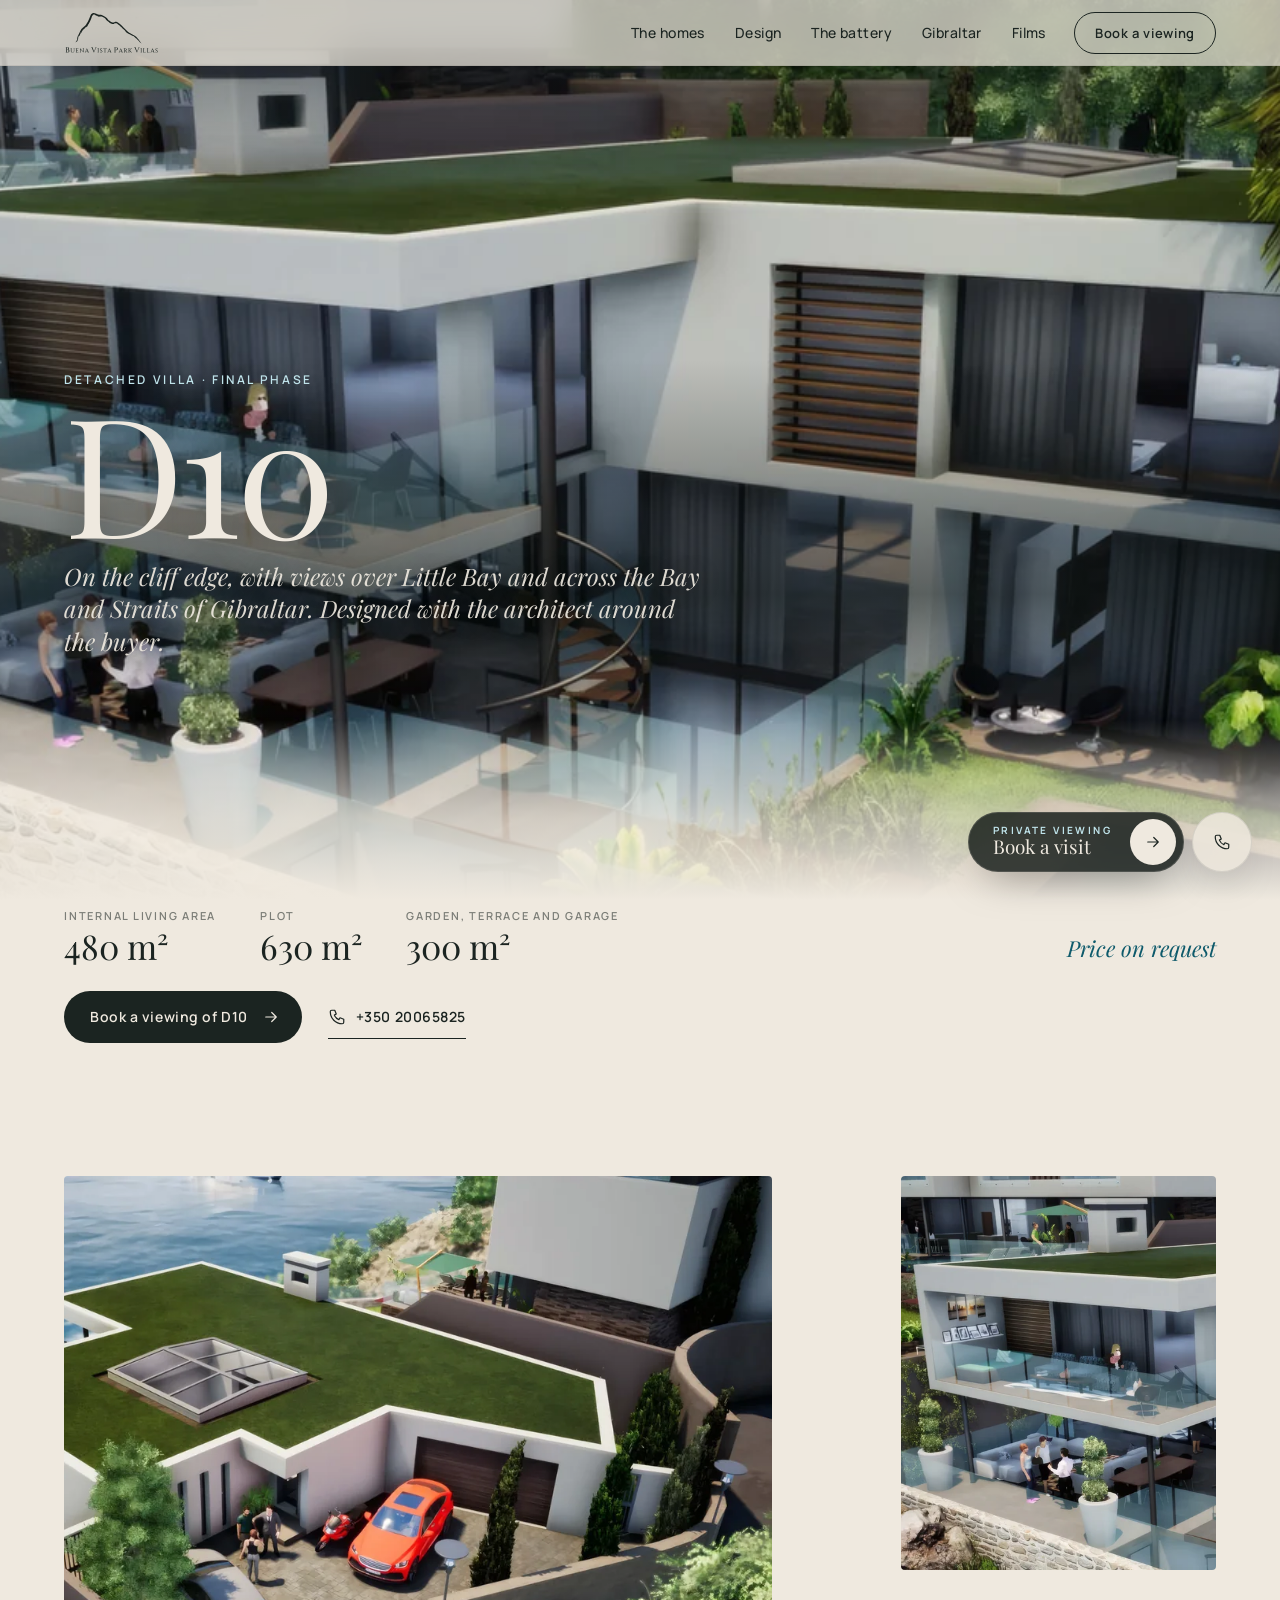
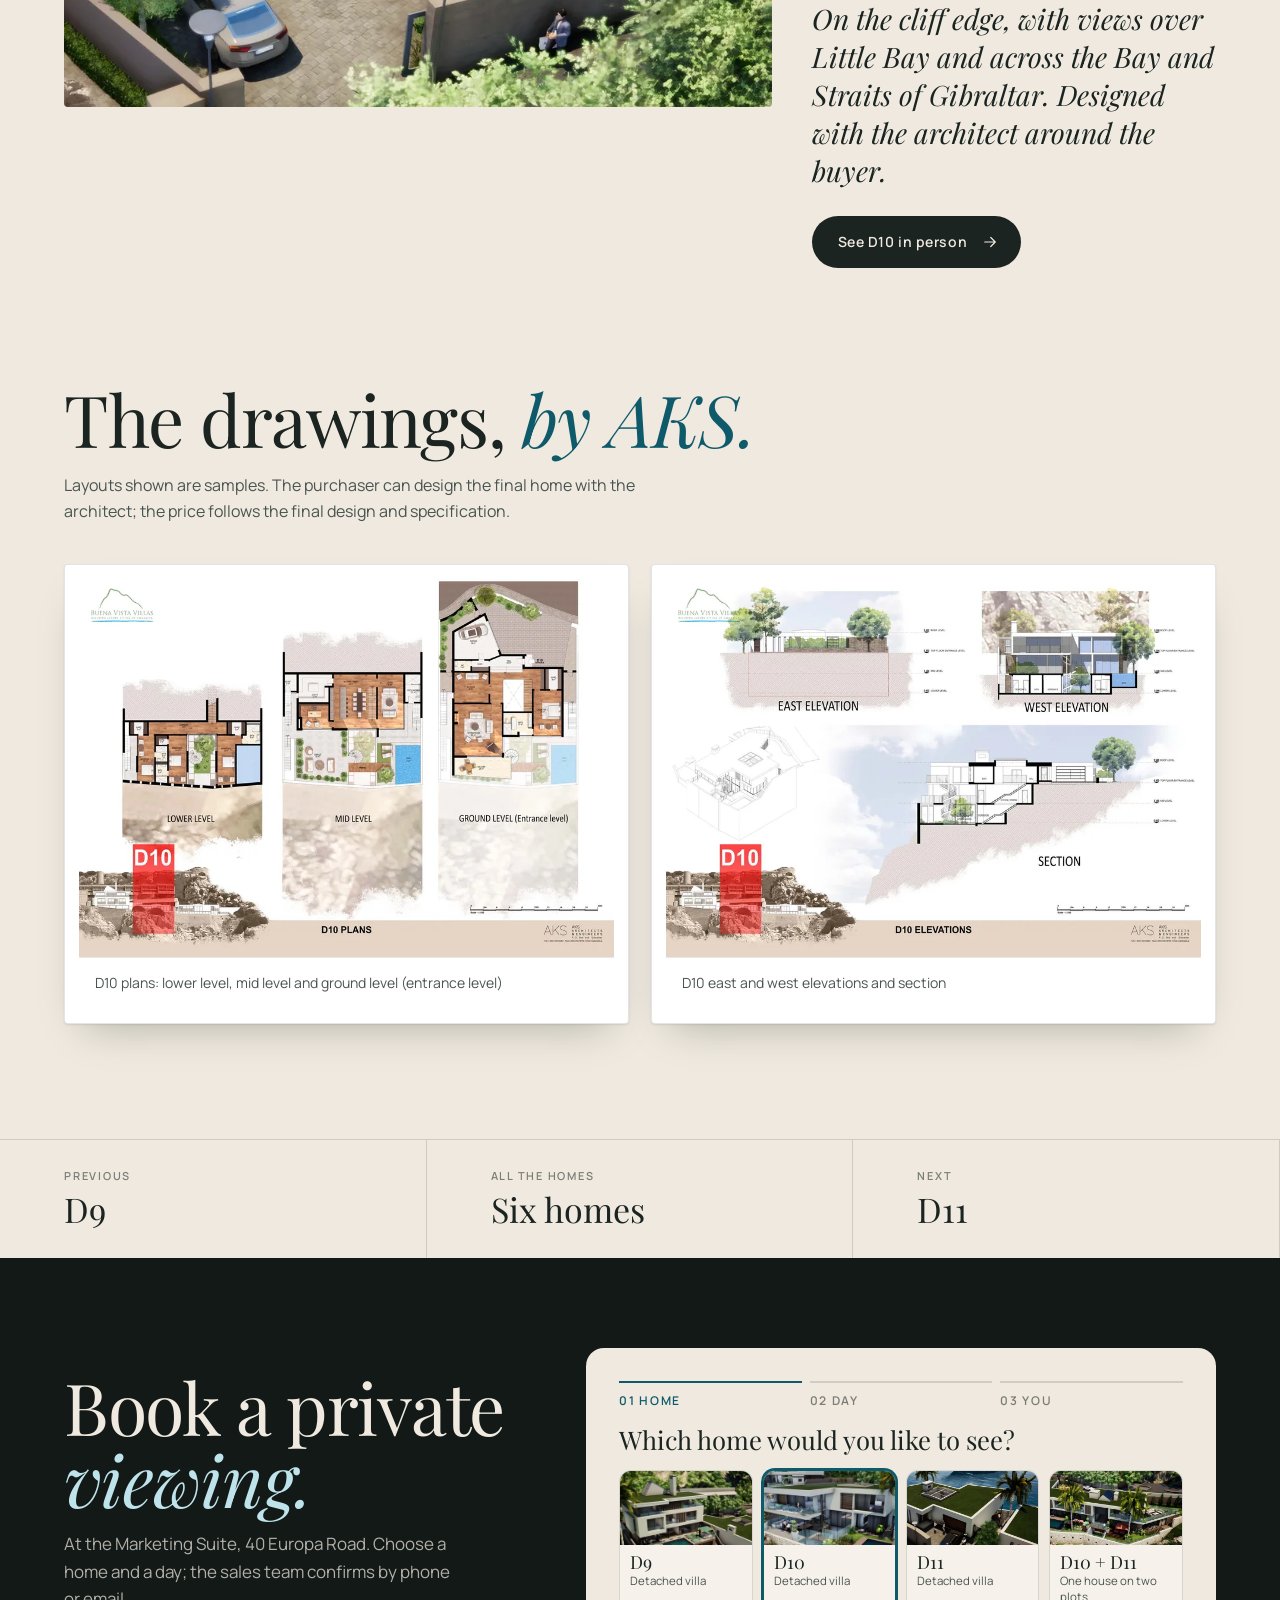
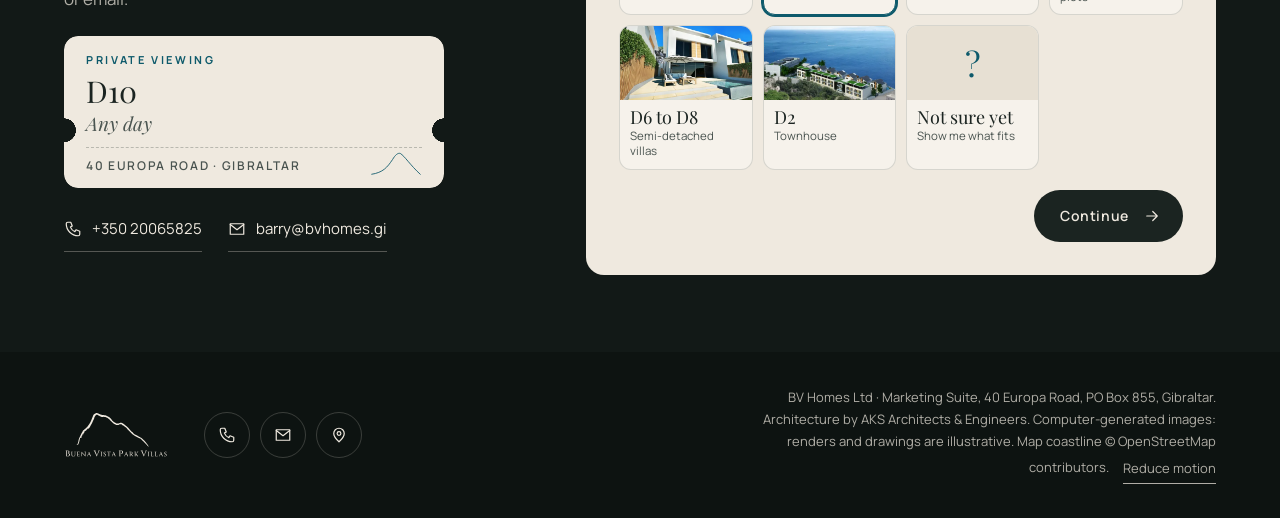
<file: homes/d10.html>
<!doctype html>
<html lang="en-GB">
<head>
<meta charset="utf-8">
<meta name="viewport" content="width=device-width, initial-scale=1, viewport-fit=cover">
<title>D10, detached villa | Buena Vista Park Villas, Gibraltar</title>
<meta name="description" content="D10 at Buena Vista Park Villas, Gibraltar: detached villa, 480 m² internal. Plans by AKS. Price on request. Book a private viewing: +350 20065825.">
<meta name="robots" content="noindex">
<link rel="canonical" href="https://tomas476.github.io/buena-vista/homes/d10.html">
<meta property="og:type" content="website">
<meta property="og:site_name" content="Buena Vista Park Villas">
<meta property="og:title" content="D10, detached villa | Buena Vista Park Villas, Gibraltar">
<meta property="og:description" content="D10 at Buena Vista Park Villas, Gibraltar: detached villa, 480 m² internal. Plans by AKS. Price on request. Book a private viewing: +350 20065825.">
<meta property="og:url" content="https://tomas476.github.io/buena-vista/homes/d10.html">
<meta property="og:image" content="https://tomas476.github.io/buena-vista/img/og-v2.jpg">
<meta property="og:image:width" content="1200">
<meta property="og:image:height" content="630">
<meta property="og:image:alt" content="Buena Vista Park Villas, Gibraltar: villas on the cliff edge above the sea.">
<meta name="twitter:card" content="summary_large_image">
<meta name="theme-color" content="#1B2421">
<link rel="icon" href="../img/icon.svg" type="image/svg+xml">
<link rel="apple-touch-icon" href="../img/icon-180.png">
<script>(function(){var d=document.documentElement;d.style.setProperty('--u',(innerHeight/100)+'px');try{if(localStorage.getItem('still')==='1')d.classList.add('still')}catch(e){}})()</script>
<link rel="preload" href="../fonts/bodoni.woff2" as="font" type="font/woff2" crossorigin>
<link rel="stylesheet" href="../css/site.css?v=2411a">
<script type="application/ld+json">{"@context": "https://schema.org", "@type": "Residence", "name": "Buena Vista Park Villas", "description": "Gated community of luxury villas and townhouses on the former Buena Vista Barracks, South District, Gibraltar.", "address": {"@type": "PostalAddress", "streetAddress": "40 Europa Road", "addressLocality": "Gibraltar", "addressCountry": "GI"}, "telephone": "+350 20065825", "email": "barry@bvhomes.gi"}</script>
</head>
<body class="sub house">
<svg width="0" height="0" style="position:absolute" aria-hidden="true">
  <symbol id="i-call" viewBox="0 0 24 24"><path d="M5 3h4l2 5-2.5 1.5a11 11 0 0 0 6 6L16 13l5 2v4a2 2 0 0 1-2 2A16 16 0 0 1 3 5a2 2 0 0 1 2-2Z"/></symbol>
  <symbol id="i-mail" viewBox="0 0 24 24"><path d="M3 5h18v14H3z"/><path d="m3 6 9 7 9-7"/></symbol>
  <symbol id="i-pin" viewBox="0 0 24 24"><path d="M12 21s7-6.2 7-11a7 7 0 1 0-14 0c0 4.8 7 11 7 11Z"/><circle cx="12" cy="10" r="2.5"/></symbol>
  <symbol id="i-wa" viewBox="0 0 24 24"><path d="M4 20l1.3-3.9A8 8 0 1 1 8 19z"/><path d="M9 8.5c0 3 2.5 6 5.5 6.5l1.2-1.4-1.8-1-1 .8a4.5 4.5 0 0 1-2.3-2.3l.8-1-1-1.8z"/></symbol>
  <symbol id="i-arrow" viewBox="0 0 24 24"><path d="M5 12h14M13 6l6 6-6 6"/></symbol>
  <symbol id="i-play" viewBox="0 0 24 24"><path d="M8 5.5v13l10.5-6.5z"/></symbol>
</svg>
<a class="skip" href="#main">Skip to content</a>

<header class="bar" id="bar">
  <a class="logo" href="../index.html" aria-label="Buena Vista Park Villas, home"><svg class="logo-svg" viewBox="0 -16 1260 556" aria-hidden="true"><g class="rock" transform="translate(94.1 -30) scale(0.93)"><path transform="translate(0 480) scale(.1 -.1)" d="M3123 4501 c-187 -69 -294 -165 -342 -306 -8 -22 -24 -62 -36 -90 -47 -105 -88 -205 -145 -355 -131 -349 -293 -656 -459 -870 -36 -47 -85 -110 -108 -141 -25 -35 -104 -108 -205 -190 -89 -73 -192 -161 -228 -195 -36 -33 -78 -69 -92 -78 -35 -23 -84 -100 -102 -159 -7 -25 -32 -67 -54 -94 -24 -28 -58 -89 -82 -148 -56 -134 -137 -303 -164 -340 -52 -72 -196 -387 -196 -431 0 -12 -5 -35 -11 -50 -5 -16 -17 -71 -25 -124 -24 -161 -31 -192 -64 -285 -17 -49 -36 -109 -42 -132 -8 -34 -23 -55 -76 -103 -53 -48 -63 -60 -49 -66 10 -4 25 0 35 9 9 8 29 18 43 22 14 3 44 23 66 43 23 20 52 45 66 54 36 25 84 155 102 279 19 124 16 120 70 112 38 -5 45 -3 45 11 0 10 -8 16 -22 16 -47 0 -52 12 -39 86 7 38 20 87 30 109 39 84 53 155 31 155 -5 0 -10 7 -10 16 0 8 4 13 9 9 5 -3 13 -1 16 5 4 6 14 10 23 9 10 -1 25 1 35 6 9 4 32 5 50 2 17 -3 41 -7 52 -9 19 -3 20 2 18 139 -2 89 1 143 7 143 6 0 10 -7 10 -15 0 -24 33 -86 44 -82 13 4 13 59 2 100 -8 28 -8 29 24 25 43 -4 53 39 20 84 -12 16 -20 37 -18 46 4 22 51 28 68 8 19 -23 32 -20 68 17 34 35 42 67 17 67 -8 0 -15 7 -15 15 0 8 8 15 18 15 22 0 54 32 51 52 -3 26 1 37 27 67 25 31 51 43 39 19 -4 -7 1 -4 10 7 12 15 15 31 10 66 -7 46 -7 46 106 124 168 116 205 159 240 275 18 59 45 61 67 5 8 -22 16 -41 18 -43 6 -9 47 38 65 75 17 34 28 45 60 55 55 16 114 92 186 238 31 63 71 131 89 151 66 76 122 186 353 699 58 129 111 279 111 316 0 31 30 86 111 200 71 100 123 148 153 140 11 -3 46 -6 77 -6 48 0 62 -5 99 -32 73 -56 113 -77 185 -99 39 -12 81 -29 95 -39 25 -18 135 -75 135 -70 0 1 38 -10 86 -24 98 -30 139 -32 199 -11 57 20 124 20 141 -1 11 -13 25 -15 75 -10 61 6 62 6 214 -70 223 -111 343 -195 426 -296 83 -102 285 -304 379 -379 39 -31 79 -66 89 -78 11 -11 25 -21 33 -21 7 0 13 -4 13 -9 0 -4 39 -33 86 -64 70 -46 92 -55 115 -50 31 6 63 -10 112 -56 28 -25 32 -26 155 -25 127 0 127 0 198 42 74 44 87 47 326 54 16 1 46 -13 75 -35 26 -20 107 -77 178 -126 241 -167 405 -307 521 -445 71 -86 93 -108 253 -257 159 -148 199 -189 263 -270 115 -146 173 -195 388 -330 87 -54 386 -209 404 -209 3 0 30 -11 61 -25 31 -15 95 -41 143 -59 231 -88 214 -75 562 -425 173 -174 342 -350 375 -391 102 -128 336 -352 352 -336 14 14 -95 186 -231 365 -39 51 -84 112 -100 135 -109 153 -354 412 -518 548 -64 52 -274 188 -291 188 -5 0 -198 110 -457 260 -36 21 -101 56 -145 78 -94 47 -173 103 -270 194 -38 35 -90 82 -115 103 -88 75 -183 171 -283 285 -119 134 -363 380 -492 496 -49 45 -121 109 -160 144 -202 181 -408 309 -531 329 -71 11 -113 2 -264 -59 -225 -91 -260 -85 -570 98 -80 47 -168 103 -197 124 -59 43 -238 259 -276 334 -61 119 -347 314 -607 413 -64 25 -221 54 -405 76 -208 25 -287 48 -518 156 -234 110 -362 137 -464 100z"/></g><g class="word" transform="translate(14.5 520) scale(0.1)"><path d="M131.0 -73.0V-627.0Q131.0 -653.0 112.0 -671.5Q93.0 -690.0 67.0 -690.0H55.0L54.0 -700.0H283.0Q354.0 -700.0 405.5 -680.0Q457.0 -660.0 484.5 -622.5Q512.0 -585.0 512.0 -532.0Q512.0 -488.0 495.5 -456.5Q479.0 -425.0 453.0 -406.5Q427.0 -388.0 398.0 -381.0Q450.0 -374.0 489.5 -348.0Q529.0 -322.0 550.0 -282.0Q571.0 -242.0 571.0 -190.0Q571.0 -132.0 541.5 -89.0Q512.0 -46.0 456.0 -23.0Q400.0 0.0 322.0 0.0H54.0L55.0 -10.0H67.0Q93.0 -10.0 112.0 -28.5Q131.0 -47.0 131.0 -73.0ZM224.0 -664.0V-39.0H305.0Q355.0 -39.0 390.5 -57.0Q426.0 -75.0 445.0 -111.0Q464.0 -147.0 464.0 -199.0Q464.0 -251.0 445.0 -284.5Q426.0 -318.0 396.0 -336.5Q366.0 -355.0 329.5 -362.5Q293.0 -370.0 258.0 -370.0V-379.0Q281.0 -379.0 307.0 -385.0Q333.0 -391.0 356.5 -406.0Q380.0 -421.0 394.5 -449.5Q409.0 -478.0 409.0 -523.0Q409.0 -570.0 393.0 -601.5Q377.0 -633.0 345.5 -648.5Q314.0 -664.0 269.0 -664.0Z M891.06 -546.0V-538.2H878.58Q861.4200000000001 -538.2 849.33 -527.28Q837.24 -516.36 837.24 -499.20000000000005V-202.8Q837.24 -146.64000000000001 857.13 -104.52000000000001Q877.02 -62.400000000000006 913.29 -39.39Q949.56 -16.38 997.9200000000001 -16.38Q1048.62 -16.38 1086.4499999999998 -38.22Q1124.28 -60.06 1144.9499999999998 -99.84Q1165.62 -139.62 1165.62 -192.66V-499.20000000000005Q1165.62 -516.36 1153.53 -527.28Q1141.44 -538.2 1124.28 -538.2H1111.8V-546.0H1262.3400000000001V-538.2H1249.8600000000001Q1232.7 -538.2 1220.6100000000001 -527.28Q1208.52 -516.36 1208.52 -499.20000000000005V-194.22Q1208.52 -132.6 1182.3899999999999 -86.58Q1156.26 -40.56 1107.51 -14.82Q1058.76 10.92 993.24 10.92Q922.26 10.92 870.78 -14.43Q819.3 -39.78 792.0 -85.8Q764.7 -131.82 764.7 -193.44V-499.20000000000005Q764.7 -516.36 752.61 -527.28Q740.52 -538.2 723.36 -538.2H710.88V-546.0Z M1791.12 -137.28 1749.0 0.0H1398.7799999999997V-7.800000000000001H1408.9199999999998Q1429.1999999999998 -7.800000000000001 1443.6299999999999 -22.230000000000004Q1458.06 -36.660000000000004 1458.84 -56.940000000000005V-489.06Q1458.84 -509.34000000000003 1444.02 -523.77Q1429.1999999999998 -538.2 1408.9199999999998 -538.2H1399.56L1398.7799999999997 -546.0H1648.3799999999999Q1665.54 -546.0 1684.6499999999999 -548.34Q1703.7599999999998 -550.6800000000001 1720.1399999999999 -553.8000000000001Q1736.52 -556.9200000000001 1743.54 -560.04V-449.28000000000003H1735.7399999999998V-461.76Q1735.7399999999998 -485.94 1720.1399999999999 -502.32Q1706.8799999999999 -515.58 1687.3799999999999 -518.7H1531.3799999999999V-282.36H1653.84Q1674.12 -283.14 1687.3799999999999 -297.18Q1700.6399999999999 -311.22 1700.6399999999999 -330.72V-340.08H1708.4399999999998V-198.12H1700.6399999999999V-208.26000000000002Q1700.6399999999999 -227.76000000000002 1687.3799999999999 -241.8Q1674.12 -255.84 1653.84 -255.84H1531.3799999999999V-27.3H1639.7999999999997Q1680.36 -27.3 1707.6599999999999 -40.95Q1734.9599999999998 -54.6 1752.8999999999999 -79.56Q1770.84 -104.52000000000001 1783.32 -137.28Z M1974.3599999999997 -557.7 2389.3199999999997 -131.82V-490.62Q2388.54 -510.90000000000003 2374.89 -524.5500000000001Q2361.24 -538.2 2340.9599999999996 -538.2H2326.14V-546.0H2511.7799999999997V-538.2H2497.74Q2478.24 -538.2 2464.2 -524.5500000000001Q2450.16 -510.90000000000003 2449.3799999999997 -490.62V-88.92Q2449.3799999999997 -62.400000000000006 2451.33 -39.39Q2453.2799999999997 -16.38 2454.8399999999997 -3.12L2457.18 10.92H2450.16L2034.4199999999998 -414.96000000000004L2035.1999999999998 -55.38Q2035.1999999999998 -35.88 2049.24 -21.840000000000003Q2063.2799999999997 -7.800000000000001 2082.7799999999997 -7.800000000000001H2097.6V0.0H1911.9599999999998V-7.800000000000001H1926.7799999999997Q1946.2799999999997 -7.800000000000001 1960.3199999999997 -21.840000000000003Q1974.3599999999997 -35.88 1974.3599999999997 -55.38V-460.2Q1974.3599999999997 -501.54 1970.4599999999998 -529.62L1966.5599999999997 -557.7Z M2881.4399999999996 -558.48 3099.0599999999995 -54.6Q3110.7599999999998 -29.64 3129.4799999999996 -19.5Q3148.2 -7.800000000000001 3166.1399999999994 -7.800000000000001H3172.3799999999997V0.0H2972.7V-7.800000000000001H2979.7199999999993Q2995.3199999999997 -7.800000000000001 3007.0199999999995 -20.67Q3018.7199999999993 -33.54 3009.3599999999997 -56.940000000000005L2963.3399999999997 -177.06H2762.0999999999995L2712.9599999999996 -54.6Q2708.2799999999997 -40.56 2712.1799999999994 -30.42Q2716.0799999999995 -19.5 2725.0499999999993 -13.65Q2734.0199999999995 -7.800000000000001 2743.3799999999997 -7.800000000000001H2750.3999999999996V0.0H2590.4999999999995V-7.800000000000001H2597.5199999999995Q2615.4599999999996 -7.800000000000001 2634.1799999999994 -19.5Q2651.3399999999997 -28.86 2663.0399999999995 -50.7L2842.4399999999996 -471.12Q2843.2199999999993 -472.68 2848.2899999999995 -483.21000000000004Q2853.3599999999997 -493.74 2859.2099999999996 -508.56Q2865.0599999999995 -523.38 2869.74 -537.4200000000001Q2874.4199999999996 -551.46 2874.4199999999996 -558.48ZM2773.0199999999995 -203.58H2953.2L2865.0599999999995 -434.46000000000004Z M3811.8999999999996 16.0 3524.8999999999996 -627.0Q3509.8999999999996 -661.0 3484.8999999999996 -675.5Q3459.8999999999996 -690.0 3436.8999999999996 -690.0H3428.8999999999996V-700.0H3684.8999999999996V-690.0H3675.8999999999996Q3656.8999999999996 -690.0 3642.3999999999996 -674.0Q3627.8999999999996 -658.0 3638.8999999999996 -628.0H3637.8999999999996L3833.8999999999996 -141.0L4040.8999999999996 -633.0Q4048.8999999999996 -659.0 4034.8999999999996 -674.0Q4019.8999999999996 -690.0 4000.8999999999996 -690.0H3991.8999999999996V-700.0H4196.9V-690.0H4187.9Q4165.9 -690.0 4140.9 -675.5Q4115.9 -661.0 4099.9 -627.0L3861.8999999999996 -96.0Q3861.8999999999996 -94.0 3855.3999999999996 -80.5Q3848.8999999999996 -67.0 3840.8999999999996 -48.0Q3832.8999999999996 -29.0 3827.3999999999996 -11.0Q3821.8999999999996 7.0 3820.8999999999996 16.0Z M4343.08 -56.940000000000005V-489.06Q4342.299999999999 -509.34000000000003 4327.869999999999 -523.77Q4313.44 -538.2 4293.16 -538.2H4283.0199999999995V-546.0H4475.679999999999V-538.2H4465.54Q4445.259999999999 -538.2 4430.83 -523.77Q4416.4 -509.34000000000003 4415.62 -489.06V-56.940000000000005Q4416.4 -36.660000000000004 4430.83 -22.230000000000004Q4445.259999999999 -7.800000000000001 4465.54 -7.800000000000001H4475.679999999999V0.0H4283.0199999999995V-7.800000000000001H4293.16Q4313.44 -7.800000000000001 4327.869999999999 -22.230000000000004Q4342.299999999999 -36.660000000000004 4343.08 -56.940000000000005Z M4779.82 -556.9200000000001Q4793.08 -556.9200000000001 4810.24 -555.3600000000001Q4827.4 -553.8000000000001 4844.5599999999995 -551.46Q4850.799999999999 -549.9 4857.039999999999 -549.12H4896.04V-532.74L4892.919999999999 -446.94H4885.9Q4885.9 -485.16 4858.599999999999 -507.78Q4831.299999999999 -530.4 4789.959999999999 -530.4Q4746.28 -530.4 4719.369999999999 -505.04999999999995Q4692.459999999999 -479.7 4692.459999999999 -445.38Q4691.679999999999 -428.22 4701.429999999999 -409.11Q4711.179999999999 -390.0 4731.459999999999 -373.62L4883.5599999999995 -246.48000000000002Q4910.86 -225.42000000000002 4922.17 -197.73000000000002Q4933.48 -170.04 4932.7 -140.4Q4931.139999999999 -71.76 4886.679999999999 -30.42Q4842.219999999999 10.92 4766.5599999999995 10.92Q4742.379999999999 10.92 4714.689999999999 6.24Q4686.999999999999 1.56 4662.82 -8.190000000000001Q4638.639999999999 -17.94 4623.82 -33.54Q4619.919999999999 -47.58 4620.3099999999995 -68.25Q4620.7 -88.92 4624.99 -110.75999999999999Q4629.28 -132.6 4636.299999999999 -149.76H4643.32Q4639.419999999999 -109.98 4654.629999999999 -78.78Q4669.839999999999 -47.58 4699.089999999999 -30.81Q4728.339999999999 -14.040000000000001 4766.5599999999995 -15.600000000000001Q4812.58 -17.16 4842.61 -44.07Q4872.639999999999 -70.98 4872.639999999999 -114.66000000000001Q4872.639999999999 -137.28 4862.5 -156.0Q4852.36 -174.72 4831.299999999999 -189.54000000000002L4686.219999999999 -312.78000000000003Q4656.58 -334.62 4644.1 -364.26Q4631.62 -393.90000000000003 4633.179999999999 -423.54Q4634.74 -458.64000000000004 4651.9 -489.45000000000005Q4669.0599999999995 -520.26 4701.429999999999 -538.59Q4733.799999999999 -556.9200000000001 4779.82 -556.9200000000001Z M5515.3 -560.82V-450.06L5507.5 -450.84000000000003V-462.54Q5507.5 -487.5 5491.51 -503.49Q5475.52 -519.48 5450.56 -520.26H5317.96V-56.940000000000005Q5318.74 -36.660000000000004 5333.17 -22.230000000000004Q5347.6 -7.800000000000001 5367.88 -7.800000000000001H5378.02V0.0H5185.36V-7.800000000000001H5195.5Q5215.78 -7.800000000000001 5230.21 -22.230000000000004Q5244.64 -36.660000000000004 5245.42 -56.940000000000005V-520.26H5112.82Q5087.86 -519.48 5071.87 -503.49Q5055.88 -487.5 5055.88 -462.54V-450.84000000000003L5048.08 -450.06V-560.82Q5055.88 -557.7 5071.87 -554.58Q5087.86 -551.46 5107.36 -549.12Q5126.86 -546.78 5143.24 -546.78H5420.14Q5437.3 -546.78 5456.41 -549.12Q5475.52 -551.46 5491.9 -554.58Q5508.28 -557.7 5515.3 -560.82Z M5867.0199999999995 -558.48 6084.639999999999 -54.6Q6096.339999999999 -29.64 6115.0599999999995 -19.5Q6133.78 -7.800000000000001 6151.719999999999 -7.800000000000001H6157.959999999999V0.0H5958.28V-7.800000000000001H5965.299999999999Q5980.9 -7.800000000000001 5992.599999999999 -20.67Q6004.299999999999 -33.54 5994.94 -56.940000000000005L5948.919999999999 -177.06H5747.679999999999L5698.539999999999 -54.6Q5693.86 -40.56 5697.759999999999 -30.42Q5701.66 -19.5 5710.629999999999 -13.65Q5719.599999999999 -7.800000000000001 5728.959999999999 -7.800000000000001H5735.98V0.0H5576.08V-7.800000000000001H5583.099999999999Q5601.039999999999 -7.800000000000001 5619.759999999999 -19.5Q5636.919999999999 -28.86 5648.62 -50.7L5828.0199999999995 -471.12Q5828.799999999999 -472.68 5833.869999999999 -483.21000000000004Q5838.94 -493.74 5844.789999999999 -508.56Q5850.639999999999 -523.38 5855.32 -537.4200000000001Q5859.999999999999 -551.46 5859.999999999999 -558.48ZM5758.599999999999 -203.58H5938.78L5850.639999999999 -434.46000000000004Z M6562.48 -73.0V-627.0Q6562.48 -653.0 6543.48 -671.5Q6524.48 -690.0 6498.48 -690.0H6486.48L6485.48 -700.0H6770.48Q6842.48 -700.0 6890.98 -676.5Q6939.48 -653.0 6964.98 -609.5Q6990.48 -566.0 6990.48 -507.0Q6991.48 -460.0 6972.98 -421.5Q6954.48 -383.0 6923.48 -357.0Q6892.48 -331.0 6852.98 -318.5Q6813.48 -306.0 6771.48 -310.0Q6729.48 -314.0 6689.48 -337.0V-347.0L6705.48 -345.0Q6720.48 -344.0 6744.98 -346.0Q6769.48 -348.0 6795.98 -358.0Q6822.48 -368.0 6845.98 -392.0Q6869.48 -416.0 6881.48 -457.0Q6884.48 -469.0 6886.48 -485.5Q6888.48 -502.0 6887.48 -517.0Q6886.48 -584.0 6851.98 -625.0Q6817.48 -666.0 6754.48 -666.0H6655.48V-73.0Q6656.48 -47.0 6674.98 -28.5Q6693.48 -10.0 6719.48 -10.0H6732.48V0.0H6485.48V-10.0H6498.48Q6524.48 -10.0 6542.98 -28.5Q6561.48 -47.0 6562.48 -73.0Z M7371.94 -558.48 7589.5599999999995 -54.6Q7601.259999999999 -29.64 7619.98 -19.5Q7638.7 -7.800000000000001 7656.639999999999 -7.800000000000001H7662.879999999999V0.0H7463.2V-7.800000000000001H7470.219999999999Q7485.82 -7.800000000000001 7497.5199999999995 -20.67Q7509.219999999999 -33.54 7499.86 -56.940000000000005L7453.839999999999 -177.06H7252.599999999999L7203.459999999999 -54.6Q7198.78 -40.56 7202.679999999999 -30.42Q7206.58 -19.5 7215.549999999999 -13.65Q7224.5199999999995 -7.800000000000001 7233.879999999999 -7.800000000000001H7240.9V0.0H7081.0V-7.800000000000001H7088.0199999999995Q7105.959999999999 -7.800000000000001 7124.679999999999 -19.5Q7141.839999999999 -28.86 7153.54 -50.7L7332.94 -471.12Q7333.719999999999 -472.68 7338.789999999999 -483.21000000000004Q7343.86 -493.74 7349.709999999999 -508.56Q7355.5599999999995 -523.38 7360.24 -537.4200000000001Q7364.919999999999 -551.46 7364.919999999999 -558.48ZM7263.5199999999995 -203.58H7443.7L7355.5599999999995 -434.46000000000004Z M7813.36 -56.940000000000005V-489.06Q7812.58 -509.34000000000003 7798.15 -523.77Q7783.719999999999 -538.2 7763.44 -538.2H7753.299999999999V-546.0H7982.62Q8017.719999999999 -546.0 8048.139999999999 -536.64Q8078.5599999999995 -527.28 8100.01 -508.95Q8121.46 -490.62 8133.9400000000005 -463.32000000000005Q8146.42 -436.02000000000004 8146.42 -399.36Q8146.42 -363.48 8130.04 -329.55Q8113.66 -295.62 8084.41 -273.78Q8055.16 -251.94 8015.379999999999 -250.38Q8032.54 -244.14000000000001 8049.7 -226.20000000000002Q8066.86 -208.26000000000002 8079.339999999999 -191.1Q8079.339999999999 -190.32 8089.089999999999 -176.28Q8098.839999999999 -162.24 8113.66 -141.57Q8128.48 -120.9 8143.69 -100.62Q8158.9 -80.34 8170.599999999999 -67.08Q8186.2 -48.36 8201.41 -35.49Q8216.619999999999 -22.62 8234.169999999998 -15.21Q8251.72 -7.800000000000001 8273.56 -7.800000000000001V0.0H8218.96Q8181.5199999999995 0.0 8152.66 -9.75Q8123.799999999999 -19.5 8102.74 -36.269999999999996Q8081.679999999999 -53.04 8066.86 -72.54Q8063.74 -78.0 8053.99 -92.82Q8044.24 -107.64 8032.15 -126.75Q8020.0599999999995 -145.86 8008.36 -164.58Q7996.66 -183.3 7988.08 -196.95Q7979.5 -210.6 7977.16 -214.5Q7963.9 -235.56 7947.5199999999995 -250.77Q7931.139999999999 -265.98 7911.639999999999 -266.76V-274.56Q7912.42 -274.56 7922.95 -274.17Q7933.48 -273.78000000000003 7947.5199999999995 -274.56Q7967.799999999999 -275.34000000000003 7990.8099999999995 -281.58000000000004Q8013.82 -287.82 8032.93 -305.76Q8052.04 -323.7 8061.4 -358.8Q8063.74 -366.6 8064.91 -378.3Q8066.08 -390.0 8065.299999999999 -402.48Q8064.5199999999995 -456.3 8038.389999999999 -486.33000000000004Q8012.259999999999 -516.36 7970.139999999999 -517.9200000000001Q7952.2 -519.48 7932.7 -519.09Q7913.2 -518.7 7899.16 -518.7H7885.9V-56.940000000000005Q7885.9 -36.660000000000004 7900.719999999999 -22.230000000000004Q7915.54 -7.800000000000001 7935.82 -7.800000000000001H7945.179999999999V0.0H7753.299999999999V-7.800000000000001H7763.44Q7783.719999999999 -7.800000000000001 7798.15 -22.230000000000004Q7812.58 -36.660000000000004 7813.36 -56.940000000000005Z M8418.58 -56.940000000000005V-489.06Q8417.8 -509.34000000000003 8403.369999999999 -523.77Q8388.94 -538.2 8368.66 -538.2H8358.52V-546.0H8551.18V-538.2H8541.039999999999Q8520.76 -538.2 8506.33 -523.77Q8491.9 -509.34000000000003 8491.119999999999 -489.06V-56.940000000000005Q8491.9 -36.660000000000004 8506.33 -22.230000000000004Q8520.76 -7.800000000000001 8541.039999999999 -7.800000000000001H8551.18V0.0H8358.52V-7.800000000000001H8368.66Q8388.94 -7.800000000000001 8403.369999999999 -22.230000000000004Q8417.8 -36.660000000000004 8418.58 -56.940000000000005ZM8843.68 -546.0V-538.98H8840.56Q8814.82 -538.98 8792.199999999999 -528.84Q8775.039999999999 -520.26 8761.0 -507.78000000000003L8583.16 -300.3L8789.86 -45.24Q8807.02 -27.3 8824.18 -17.94Q8841.34 -8.58 8865.52 -7.800000000000001V0.0H8821.84Q8814.039999999999 0.0 8797.66 -1.17Q8781.279999999999 -2.34 8761.779999999999 -7.0200000000000005Q8742.279999999999 -11.700000000000001 8722.779999999999 -22.23Q8703.279999999999 -32.76 8688.46 -51.480000000000004Q8686.9 -53.04 8674.029999999999 -69.03Q8661.16 -85.02 8641.66 -109.59Q8622.16 -134.16 8600.71 -161.46Q8579.26 -188.76000000000002 8559.76 -212.16L8528.56 -251.16L8516.08 -266.76L8700.94 -502.32Q8711.08 -515.58 8704.45 -527.28Q8697.82 -538.98 8682.22 -538.98H8674.42V-546.0Z M9506.6 16.0 9219.6 -627.0Q9204.6 -661.0 9179.6 -675.5Q9154.6 -690.0 9131.6 -690.0H9123.6V-700.0H9379.6V-690.0H9370.6Q9351.6 -690.0 9337.1 -674.0Q9322.6 -658.0 9333.6 -628.0H9332.6L9528.6 -141.0L9735.6 -633.0Q9743.6 -659.0 9729.6 -674.0Q9714.6 -690.0 9695.6 -690.0H9686.6V-700.0H9891.6V-690.0H9882.6Q9860.6 -690.0 9835.6 -675.5Q9810.6 -661.0 9794.6 -627.0L9556.6 -96.0Q9556.6 -94.0 9550.1 -80.5Q9543.6 -67.0 9535.6 -48.0Q9527.6 -29.0 9522.1 -11.0Q9516.6 7.0 9515.6 16.0Z M10037.78 -56.940000000000005V-489.06Q10037.0 -509.34000000000003 10022.57 -523.77Q10008.140000000001 -538.2 9987.86 -538.2H9977.720000000001V-546.0H10170.380000000001V-538.2H10160.24Q10139.960000000001 -538.2 10125.53 -523.77Q10111.1 -509.34000000000003 10110.32 -489.06V-56.940000000000005Q10111.1 -36.660000000000004 10125.53 -22.230000000000004Q10139.960000000001 -7.800000000000001 10160.24 -7.800000000000001H10170.380000000001V0.0H9977.720000000001V-7.800000000000001H9987.86Q10008.140000000001 -7.800000000000001 10022.57 -22.230000000000004Q10037.0 -36.660000000000004 10037.78 -56.940000000000005Z M10706.18 -137.28 10664.060000000001 0.0H10313.840000000002V-7.800000000000001H10323.980000000001Q10344.260000000002 -7.800000000000001 10358.690000000002 -22.230000000000004Q10373.12 -36.660000000000004 10373.900000000001 -56.940000000000005V-489.06Q10373.12 -509.34000000000003 10358.690000000002 -523.77Q10344.260000000002 -538.2 10323.980000000001 -538.2H10313.840000000002V-546.0H10506.500000000002V-538.2H10496.36Q10476.080000000002 -538.2 10461.650000000001 -523.77Q10447.220000000001 -509.34000000000003 10446.44 -489.06V-27.3H10554.86Q10595.420000000002 -27.3 10622.720000000001 -40.95Q10650.02 -54.6 10667.960000000001 -79.56Q10685.900000000001 -104.52000000000001 10698.380000000001 -137.28Z M11218.580000000002 -137.28 11176.460000000001 0.0H10826.240000000002V-7.800000000000001H10836.380000000001Q10856.660000000002 -7.800000000000001 10871.09 -22.230000000000004Q10885.52 -36.660000000000004 10886.300000000001 -56.940000000000005V-489.06Q10885.52 -509.34000000000003 10871.09 -523.77Q10856.660000000002 -538.2 10836.380000000001 -538.2H10826.240000000002V-546.0H11018.900000000001V-538.2H11008.76Q10988.480000000001 -538.2 10974.050000000001 -523.77Q10959.62 -509.34000000000003 10958.84 -489.06V-27.3H11067.26Q11107.820000000002 -27.3 11135.12 -40.95Q11162.42 -54.6 11180.36 -79.56Q11198.300000000001 -104.52000000000001 11210.78 -137.28Z M11574.98 -558.48 11792.6 -54.6Q11804.300000000001 -29.64 11823.02 -19.5Q11841.74 -7.800000000000001 11859.68 -7.800000000000001H11865.92V0.0H11666.24V-7.800000000000001H11673.26Q11688.86 -7.800000000000001 11700.560000000001 -20.67Q11712.26 -33.54 11702.9 -56.940000000000005L11656.880000000001 -177.06H11455.640000000001L11406.5 -54.6Q11401.82 -40.56 11405.720000000001 -30.42Q11409.62 -19.5 11418.59 -13.65Q11427.560000000001 -7.800000000000001 11436.92 -7.800000000000001H11443.94V0.0H11284.04V-7.800000000000001H11291.060000000001Q11309.0 -7.800000000000001 11327.720000000001 -19.5Q11344.880000000001 -28.86 11356.58 -50.7L11535.98 -471.12Q11536.76 -472.68 11541.83 -483.21000000000004Q11546.9 -493.74 11552.75 -508.56Q11558.6 -523.38 11563.28 -537.4200000000001Q11567.960000000001 -551.46 11567.960000000001 -558.48ZM11466.560000000001 -203.58H11646.74L11558.6 -434.46000000000004Z M12116.24 -556.9200000000001Q12129.5 -556.9200000000001 12146.66 -555.3600000000001Q12163.82 -553.8000000000001 12180.980000000001 -551.46Q12187.220000000001 -549.9 12193.460000000001 -549.12H12232.460000000001V-532.74L12229.34 -446.94H12222.32Q12222.32 -485.16 12195.02 -507.78Q12167.720000000001 -530.4 12126.380000000001 -530.4Q12082.7 -530.4 12055.79 -505.04999999999995Q12028.880000000001 -479.7 12028.880000000001 -445.38Q12028.1 -428.22 12037.85 -409.11Q12047.6 -390.0 12067.880000000001 -373.62L12219.980000000001 -246.48000000000002Q12247.28 -225.42000000000002 12258.59 -197.73000000000002Q12269.900000000001 -170.04 12269.12 -140.4Q12267.560000000001 -71.76 12223.100000000002 -30.42Q12178.640000000001 10.92 12102.980000000001 10.92Q12078.800000000001 10.92 12051.11 6.24Q12023.42 1.56 11999.240000000002 -8.190000000000001Q11975.060000000001 -17.94 11960.24 -33.54Q11956.34 -47.58 11956.73 -68.25Q11957.12 -88.92 11961.41 -110.75999999999999Q11965.7 -132.6 11972.720000000001 -149.76H11979.74Q11975.84 -109.98 11991.05 -78.78Q12006.26 -47.58 12035.51 -30.81Q12064.76 -14.040000000000001 12102.980000000001 -15.600000000000001Q12149.0 -17.16 12179.03 -44.07Q12209.060000000001 -70.98 12209.060000000001 -114.66000000000001Q12209.060000000001 -137.28 12198.920000000002 -156.0Q12188.78 -174.72 12167.720000000001 -189.54000000000002L12022.640000000001 -312.78000000000003Q11993.0 -334.62 11980.52 -364.26Q11968.04 -393.90000000000003 11969.6 -423.54Q11971.16 -458.64000000000004 11988.32 -489.45000000000005Q12005.480000000001 -520.26 12037.850000000002 -538.59Q12070.220000000001 -556.9200000000001 12116.24 -556.9200000000001Z"/></g></svg></a>
  <nav class="nav" aria-label="Main">
    <a href="../index.html#homes">The homes</a>
    <a href="../index.html#made">Design</a>
    <a href="../index.html#site">The battery</a>
    <a href="../index.html#gibraltar">Gibraltar</a>
    <a href="../index.html#films">Films</a>
  </nav>
  <a class="bar-cta" href="../viewing.html" data-cta="bar-viewing">Book a viewing</a>
  <button class="menu-btn" id="menuBtn" type="button" aria-expanded="false" aria-controls="menu"><span></span><span></span><b class="sr">Menu</b></button>
</header>

<div class="menu" id="menu" hidden>
  <nav aria-label="Menu">
    <a href="../index.html#homes">The homes</a>
    <a href="../index.html#made">Design your home</a>
    <a href="../index.html#site">The battery</a>
    <a href="../index.html#gibraltar">Gibraltar</a>
    <a href="../index.html#films">Films</a>
    <a href="../viewing.html" data-cta="menu-viewing"><em>Book a private viewing</em></a>
  </nav>
  <p class="menu-foot"><a href="tel:+35020065825" data-cta="menu-call"><svg class="ico" aria-hidden="true"><use href="#i-call"/></svg>+350 20065825</a><a href="mailto:barry@bvhomes.gi" data-cta="menu-mail"><svg class="ico" aria-hidden="true"><use href="#i-mail"/></svg>barry@bvhomes.gi</a></p>
</div>

<main id="main">

<article class="hd">
  <header class="hd-top">
    <figure class="hd-pic"><img src="../img/d10-2400.webp" srcset="../img/d10-480.webp 480w, ../img/d10-900.webp 900w, ../img/d10-1600.webp 1600w, ../img/d10-2400.webp 2400w" sizes="100vw" width="2400" height="888" alt="Render of villa D10: glass balconies over a pool and a stone retaining wall" fetchpriority="high" decoding="async"></figure>
    <div class="hd-head">
      <p class="hd-kind">Detached villa · Final phase</p>
      <h1 class="hd-code">D10</h1>
      <p class="hd-line">On the cliff edge, with views over Little Bay and across the Bay and Straits of Gibraltar. Designed with the architect around the buyer.</p>
    </div>
  </header>
  <section class="hd-facts">
    <dl class="nums"><div><dt>Internal living area</dt><dd>480 m²</dd></div><div><dt>Plot</dt><dd>630 m²</dd></div><div><dt>Garden, terrace and garage</dt><dd>300 m²</dd></div></dl>
    <p class="hd-price">Price on request</p>
    <p class="hd-go"><a class="btn" href="#viewing" data-cta="home-d10-viewing">Book a viewing of D10 <svg class="arw" aria-hidden="true"><use href="#i-arrow"/></svg></a><a class="link" href="tel:+35020065825" data-cta="home-d10-call"><svg class="ico" aria-hidden="true"><use href="#i-call"/></svg>+350 20065825</a></p>
  </section>
  
  <section class="hd-gal">
    <figure class="hg-a"><img src="../img/d10-b-1600.webp" srcset="../img/d10-b-480.webp 480w, ../img/d10-b-900.webp 900w, ../img/d10-b-1600.webp 1600w, ../img/d10-b-2400.webp 2400w" sizes="(min-width:1000px) 58vw, 100vw" width="1600" height="1198" alt="Render of villa D10 from above: green roof, roof light and the entrance court" loading="lazy" decoding="async"></figure>
    <figure class="hg-b"><img src="../img/d10-900.webp" srcset="../img/d10-480.webp 480w, ../img/d10-900.webp 900w, ../img/d10-1600.webp 1600w, ../img/d10-2400.webp 2400w" sizes="(min-width:1000px) 30vw, 60vw" width="900" height="333" alt="Render of villa D10: glass balconies over a pool and a stone retaining wall" loading="lazy" decoding="async" style="object-position: 20% 70%"></figure>
    <blockquote class="hg-q"><p>On the cliff edge, with views over Little Bay and across the Bay and Straits of Gibraltar. Designed with the architect around the buyer.</p><a class="btn" href="#viewing" data-cta="home-d10-gallery-viewing">See D10 in person <svg class="arw" aria-hidden="true"><use href="#i-arrow"/></svg></a></blockquote>
  </section>
  <section class="hd-docs">
    <h2 class="h">The drawings, <em>by AKS.</em></h2>
    <p class="hd-made">Layouts shown are samples. The purchaser can design the final home with the architect; the price follows the final design and specification.</p>
    <ul class="docs">
      <li><a class="doc" href="../img/plan-d10-1600.webp" data-cap="D10 plans: lower level, mid level and ground level (entrance level)"><img src="../img/plan-d10-900.webp" srcset="../img/plan-d10-480.webp 480w, ../img/plan-d10-900.webp 900w, ../img/plan-d10-1600.webp 1600w" sizes="(min-width:900px) 46vw, 92vw" width="900" height="636" alt="D10 plans: lower level, mid level and ground level (entrance level)" loading="lazy" decoding="async"><span>D10 plans: lower level, mid level and ground level (entrance level)</span></a></li>
      <li><a class="doc" href="../img/elev-d10-1600.webp" data-cap="D10 east and west elevations and section"><img src="../img/elev-d10-900.webp" srcset="../img/elev-d10-480.webp 480w, ../img/elev-d10-900.webp 900w, ../img/elev-d10-1600.webp 1600w" sizes="(min-width:900px) 46vw, 92vw" width="900" height="636" alt="D10 east and west elevations and section" loading="lazy" decoding="async"><span>D10 east and west elevations and section</span></a></li>
    </ul>
  </section>
  <nav class="hd-next" aria-label="Other homes">
    <a href="d9.html"><span>Previous</span>D9</a>
    <a href="../index.html#homes"><span>All the homes</span>Six homes</a>
    <a href="d11.html"><span>Next</span>D11</a>
  </nav>
</article>
<section class="ask" id="viewing">
  <div class="ask-in">
    <div class="ask-side">
      <h2 class="h light">Book a private <em>viewing.</em></h2>
      <p class="ask-lead">At the Marketing Suite, 40 Europa Road. Choose a home and a day; the sales team confirms by phone or email.</p>
      <div class="ticket" aria-live="polite">
        <p class="ticket-k">Private viewing</p>
        <p class="ticket-home" id="tHome">Choose a home</p>
        <p class="ticket-when" id="tWhen">Any day</p>
        <p class="ticket-where">40 Europa Road · Gibraltar</p>
        <svg class="ticket-rock" viewBox="0 0 120 60" aria-hidden="true"><path d="M4 56 C 30 52 40 40 52 22 C 58 12 64 6 70 8 C 80 14 92 34 116 56"/></svg>
      </div>
      <p class="ask-direct"><a href="tel:+35020065825" data-cta="ask-call"><svg class="ico" aria-hidden="true"><use href="#i-call"/></svg>+350 20065825</a><a href="mailto:barry@bvhomes.gi" data-cta="ask-mail"><svg class="ico" aria-hidden="true"><use href="#i-mail"/></svg>barry@bvhomes.gi</a></p>
    </div>
    <form class="steps" id="viewForm" novalidate>
      <input type="hidden" name="source" id="leadSource" value="direct">
      <input type="hidden" name="day" id="viewDay" value="">
      <ol class="steps-dots" aria-hidden="true"><li class="on">Home</li><li>Day</li><li>You</li></ol>
      <p class="sr" id="stepCount" aria-live="polite">Step 1 of 3</p>
      <fieldset class="step is-on">
        <legend>Which home would you like to see?</legend>
        <div class="picks"><label class="pick"><input type="radio" name="home" value="D9" required><span class="pick-img"><img src="../img/d9-480.webp" srcset="../img/d9-480.webp 480w, ../img/d9-900.webp 900w, ../img/d9-1600.webp 1600w, ../img/d9-2400.webp 2400w" sizes="160px" width="480" height="178" alt="" loading="lazy" decoding="async"></span><span class="pick-t"><b>D9</b>Detached villa</span></label><label class="pick"><input type="radio" name="home" value="D10" required checked><span class="pick-img"><img src="../img/d10-480.webp" srcset="../img/d10-480.webp 480w, ../img/d10-900.webp 900w, ../img/d10-1600.webp 1600w, ../img/d10-2400.webp 2400w" sizes="160px" width="480" height="178" alt="" loading="lazy" decoding="async"></span><span class="pick-t"><b>D10</b>Detached villa</span></label><label class="pick"><input type="radio" name="home" value="D11" required><span class="pick-img"><img src="../img/d11-480.webp" srcset="../img/d11-480.webp 480w, ../img/d11-900.webp 900w, ../img/d11-1600.webp 1600w, ../img/d11-2400.webp 2400w" sizes="160px" width="480" height="360" alt="" loading="lazy" decoding="async"></span><span class="pick-t"><b>D11</b>Detached villa</span></label><label class="pick"><input type="radio" name="home" value="D10 + D11" required><span class="pick-img"><img src="../img/d1011-480.webp" srcset="../img/d1011-480.webp 480w, ../img/d1011-900.webp 900w, ../img/d1011-1600.webp 1600w, ../img/d1011-2400.webp 2400w" sizes="160px" width="480" height="360" alt="" loading="lazy" decoding="async"></span><span class="pick-t"><b>D10 + D11</b>One house on two plots</span></label><label class="pick"><input type="radio" name="home" value="D6 to D8" required><span class="pick-img"><img src="../img/semi-480.webp" srcset="../img/semi-480.webp 480w, ../img/semi-900.webp 900w, ../img/semi-1600.webp 1600w, ../img/semi-2400.webp 2400w" sizes="160px" width="480" height="339" alt="" loading="lazy" decoding="async"></span><span class="pick-t"><b>D6 to D8</b>Semi-detached villas</span></label><label class="pick"><input type="radio" name="home" value="D2" required><span class="pick-img"><img src="../img/town-480.webp" srcset="../img/town-480.webp 480w, ../img/town-900.webp 900w" sizes="160px" width="480" height="322" alt="" loading="lazy" decoding="async"></span><span class="pick-t"><b>D2</b>Townhouse</span></label><label class="pick pick-any"><input type="radio" name="home" value="Not sure yet" required><span class="pick-img pick-q">?</span><span class="pick-t"><b>Not sure yet</b>Show me what fits</span></label></div>
      </fieldset>
      <fieldset class="step">
        <legend>When suits you?</legend>
        <div class="days" id="dayChips" role="radiogroup" aria-label="Preferred day"></div>
        <div class="opts">
          <label><input type="radio" name="time" value="Morning"><span>Morning</span></label>
          <label><input type="radio" name="time" value="Afternoon"><span>Afternoon</span></label>
        </div>
      </fieldset>
      <fieldset class="step">
        <legend>Where do we reach you?</legend>
        <label class="field"><span>Name</span><input type="text" name="name" autocomplete="name" required></label>
        <label class="field"><span>Email</span><input type="email" name="email" autocomplete="email" required></label>
        <label class="field"><span>Phone, with country code</span><input type="tel" name="phone" autocomplete="tel"></label>
      </fieldset>
      <div class="steps-nav">
        <button type="button" class="back" id="stepBack" hidden>Back</button>
        <button type="button" class="btn" id="stepNext">Continue <svg class="arw" aria-hidden="true"><use href="#i-arrow"/></svg></button>
        <button type="submit" class="btn" id="stepSend" hidden data-cta="form-send">Request the viewing <svg class="arw" aria-hidden="true"><use href="#i-arrow"/></svg></button>
      </div>
      <p class="done" id="formDone" hidden tabindex="-1">Your email to the Marketing Suite is ready to send. If it did not open, call +350 20065825.</p>
    </form>
  </div>
</section>
</main>

<footer class="foot" id="foot">
  <a class="foot-logo" href="../index.html" aria-label="Buena Vista Park Villas, home"><svg class="logo-svg foot-svg" viewBox="0 -16 1260 556" role="img" aria-label="Buena Vista Park Villas"><g class="rock" transform="translate(94.1 -30) scale(0.93)"><path transform="translate(0 480) scale(.1 -.1)" d="M3123 4501 c-187 -69 -294 -165 -342 -306 -8 -22 -24 -62 -36 -90 -47 -105 -88 -205 -145 -355 -131 -349 -293 -656 -459 -870 -36 -47 -85 -110 -108 -141 -25 -35 -104 -108 -205 -190 -89 -73 -192 -161 -228 -195 -36 -33 -78 -69 -92 -78 -35 -23 -84 -100 -102 -159 -7 -25 -32 -67 -54 -94 -24 -28 -58 -89 -82 -148 -56 -134 -137 -303 -164 -340 -52 -72 -196 -387 -196 -431 0 -12 -5 -35 -11 -50 -5 -16 -17 -71 -25 -124 -24 -161 -31 -192 -64 -285 -17 -49 -36 -109 -42 -132 -8 -34 -23 -55 -76 -103 -53 -48 -63 -60 -49 -66 10 -4 25 0 35 9 9 8 29 18 43 22 14 3 44 23 66 43 23 20 52 45 66 54 36 25 84 155 102 279 19 124 16 120 70 112 38 -5 45 -3 45 11 0 10 -8 16 -22 16 -47 0 -52 12 -39 86 7 38 20 87 30 109 39 84 53 155 31 155 -5 0 -10 7 -10 16 0 8 4 13 9 9 5 -3 13 -1 16 5 4 6 14 10 23 9 10 -1 25 1 35 6 9 4 32 5 50 2 17 -3 41 -7 52 -9 19 -3 20 2 18 139 -2 89 1 143 7 143 6 0 10 -7 10 -15 0 -24 33 -86 44 -82 13 4 13 59 2 100 -8 28 -8 29 24 25 43 -4 53 39 20 84 -12 16 -20 37 -18 46 4 22 51 28 68 8 19 -23 32 -20 68 17 34 35 42 67 17 67 -8 0 -15 7 -15 15 0 8 8 15 18 15 22 0 54 32 51 52 -3 26 1 37 27 67 25 31 51 43 39 19 -4 -7 1 -4 10 7 12 15 15 31 10 66 -7 46 -7 46 106 124 168 116 205 159 240 275 18 59 45 61 67 5 8 -22 16 -41 18 -43 6 -9 47 38 65 75 17 34 28 45 60 55 55 16 114 92 186 238 31 63 71 131 89 151 66 76 122 186 353 699 58 129 111 279 111 316 0 31 30 86 111 200 71 100 123 148 153 140 11 -3 46 -6 77 -6 48 0 62 -5 99 -32 73 -56 113 -77 185 -99 39 -12 81 -29 95 -39 25 -18 135 -75 135 -70 0 1 38 -10 86 -24 98 -30 139 -32 199 -11 57 20 124 20 141 -1 11 -13 25 -15 75 -10 61 6 62 6 214 -70 223 -111 343 -195 426 -296 83 -102 285 -304 379 -379 39 -31 79 -66 89 -78 11 -11 25 -21 33 -21 7 0 13 -4 13 -9 0 -4 39 -33 86 -64 70 -46 92 -55 115 -50 31 6 63 -10 112 -56 28 -25 32 -26 155 -25 127 0 127 0 198 42 74 44 87 47 326 54 16 1 46 -13 75 -35 26 -20 107 -77 178 -126 241 -167 405 -307 521 -445 71 -86 93 -108 253 -257 159 -148 199 -189 263 -270 115 -146 173 -195 388 -330 87 -54 386 -209 404 -209 3 0 30 -11 61 -25 31 -15 95 -41 143 -59 231 -88 214 -75 562 -425 173 -174 342 -350 375 -391 102 -128 336 -352 352 -336 14 14 -95 186 -231 365 -39 51 -84 112 -100 135 -109 153 -354 412 -518 548 -64 52 -274 188 -291 188 -5 0 -198 110 -457 260 -36 21 -101 56 -145 78 -94 47 -173 103 -270 194 -38 35 -90 82 -115 103 -88 75 -183 171 -283 285 -119 134 -363 380 -492 496 -49 45 -121 109 -160 144 -202 181 -408 309 -531 329 -71 11 -113 2 -264 -59 -225 -91 -260 -85 -570 98 -80 47 -168 103 -197 124 -59 43 -238 259 -276 334 -61 119 -347 314 -607 413 -64 25 -221 54 -405 76 -208 25 -287 48 -518 156 -234 110 -362 137 -464 100z"/></g><g class="word" transform="translate(14.5 520) scale(0.1)"><path d="M131.0 -73.0V-627.0Q131.0 -653.0 112.0 -671.5Q93.0 -690.0 67.0 -690.0H55.0L54.0 -700.0H283.0Q354.0 -700.0 405.5 -680.0Q457.0 -660.0 484.5 -622.5Q512.0 -585.0 512.0 -532.0Q512.0 -488.0 495.5 -456.5Q479.0 -425.0 453.0 -406.5Q427.0 -388.0 398.0 -381.0Q450.0 -374.0 489.5 -348.0Q529.0 -322.0 550.0 -282.0Q571.0 -242.0 571.0 -190.0Q571.0 -132.0 541.5 -89.0Q512.0 -46.0 456.0 -23.0Q400.0 0.0 322.0 0.0H54.0L55.0 -10.0H67.0Q93.0 -10.0 112.0 -28.5Q131.0 -47.0 131.0 -73.0ZM224.0 -664.0V-39.0H305.0Q355.0 -39.0 390.5 -57.0Q426.0 -75.0 445.0 -111.0Q464.0 -147.0 464.0 -199.0Q464.0 -251.0 445.0 -284.5Q426.0 -318.0 396.0 -336.5Q366.0 -355.0 329.5 -362.5Q293.0 -370.0 258.0 -370.0V-379.0Q281.0 -379.0 307.0 -385.0Q333.0 -391.0 356.5 -406.0Q380.0 -421.0 394.5 -449.5Q409.0 -478.0 409.0 -523.0Q409.0 -570.0 393.0 -601.5Q377.0 -633.0 345.5 -648.5Q314.0 -664.0 269.0 -664.0Z M891.06 -546.0V-538.2H878.58Q861.4200000000001 -538.2 849.33 -527.28Q837.24 -516.36 837.24 -499.20000000000005V-202.8Q837.24 -146.64000000000001 857.13 -104.52000000000001Q877.02 -62.400000000000006 913.29 -39.39Q949.56 -16.38 997.9200000000001 -16.38Q1048.62 -16.38 1086.4499999999998 -38.22Q1124.28 -60.06 1144.9499999999998 -99.84Q1165.62 -139.62 1165.62 -192.66V-499.20000000000005Q1165.62 -516.36 1153.53 -527.28Q1141.44 -538.2 1124.28 -538.2H1111.8V-546.0H1262.3400000000001V-538.2H1249.8600000000001Q1232.7 -538.2 1220.6100000000001 -527.28Q1208.52 -516.36 1208.52 -499.20000000000005V-194.22Q1208.52 -132.6 1182.3899999999999 -86.58Q1156.26 -40.56 1107.51 -14.82Q1058.76 10.92 993.24 10.92Q922.26 10.92 870.78 -14.43Q819.3 -39.78 792.0 -85.8Q764.7 -131.82 764.7 -193.44V-499.20000000000005Q764.7 -516.36 752.61 -527.28Q740.52 -538.2 723.36 -538.2H710.88V-546.0Z M1791.12 -137.28 1749.0 0.0H1398.7799999999997V-7.800000000000001H1408.9199999999998Q1429.1999999999998 -7.800000000000001 1443.6299999999999 -22.230000000000004Q1458.06 -36.660000000000004 1458.84 -56.940000000000005V-489.06Q1458.84 -509.34000000000003 1444.02 -523.77Q1429.1999999999998 -538.2 1408.9199999999998 -538.2H1399.56L1398.7799999999997 -546.0H1648.3799999999999Q1665.54 -546.0 1684.6499999999999 -548.34Q1703.7599999999998 -550.6800000000001 1720.1399999999999 -553.8000000000001Q1736.52 -556.9200000000001 1743.54 -560.04V-449.28000000000003H1735.7399999999998V-461.76Q1735.7399999999998 -485.94 1720.1399999999999 -502.32Q1706.8799999999999 -515.58 1687.3799999999999 -518.7H1531.3799999999999V-282.36H1653.84Q1674.12 -283.14 1687.3799999999999 -297.18Q1700.6399999999999 -311.22 1700.6399999999999 -330.72V-340.08H1708.4399999999998V-198.12H1700.6399999999999V-208.26000000000002Q1700.6399999999999 -227.76000000000002 1687.3799999999999 -241.8Q1674.12 -255.84 1653.84 -255.84H1531.3799999999999V-27.3H1639.7999999999997Q1680.36 -27.3 1707.6599999999999 -40.95Q1734.9599999999998 -54.6 1752.8999999999999 -79.56Q1770.84 -104.52000000000001 1783.32 -137.28Z M1974.3599999999997 -557.7 2389.3199999999997 -131.82V-490.62Q2388.54 -510.90000000000003 2374.89 -524.5500000000001Q2361.24 -538.2 2340.9599999999996 -538.2H2326.14V-546.0H2511.7799999999997V-538.2H2497.74Q2478.24 -538.2 2464.2 -524.5500000000001Q2450.16 -510.90000000000003 2449.3799999999997 -490.62V-88.92Q2449.3799999999997 -62.400000000000006 2451.33 -39.39Q2453.2799999999997 -16.38 2454.8399999999997 -3.12L2457.18 10.92H2450.16L2034.4199999999998 -414.96000000000004L2035.1999999999998 -55.38Q2035.1999999999998 -35.88 2049.24 -21.840000000000003Q2063.2799999999997 -7.800000000000001 2082.7799999999997 -7.800000000000001H2097.6V0.0H1911.9599999999998V-7.800000000000001H1926.7799999999997Q1946.2799999999997 -7.800000000000001 1960.3199999999997 -21.840000000000003Q1974.3599999999997 -35.88 1974.3599999999997 -55.38V-460.2Q1974.3599999999997 -501.54 1970.4599999999998 -529.62L1966.5599999999997 -557.7Z M2881.4399999999996 -558.48 3099.0599999999995 -54.6Q3110.7599999999998 -29.64 3129.4799999999996 -19.5Q3148.2 -7.800000000000001 3166.1399999999994 -7.800000000000001H3172.3799999999997V0.0H2972.7V-7.800000000000001H2979.7199999999993Q2995.3199999999997 -7.800000000000001 3007.0199999999995 -20.67Q3018.7199999999993 -33.54 3009.3599999999997 -56.940000000000005L2963.3399999999997 -177.06H2762.0999999999995L2712.9599999999996 -54.6Q2708.2799999999997 -40.56 2712.1799999999994 -30.42Q2716.0799999999995 -19.5 2725.0499999999993 -13.65Q2734.0199999999995 -7.800000000000001 2743.3799999999997 -7.800000000000001H2750.3999999999996V0.0H2590.4999999999995V-7.800000000000001H2597.5199999999995Q2615.4599999999996 -7.800000000000001 2634.1799999999994 -19.5Q2651.3399999999997 -28.86 2663.0399999999995 -50.7L2842.4399999999996 -471.12Q2843.2199999999993 -472.68 2848.2899999999995 -483.21000000000004Q2853.3599999999997 -493.74 2859.2099999999996 -508.56Q2865.0599999999995 -523.38 2869.74 -537.4200000000001Q2874.4199999999996 -551.46 2874.4199999999996 -558.48ZM2773.0199999999995 -203.58H2953.2L2865.0599999999995 -434.46000000000004Z M3811.8999999999996 16.0 3524.8999999999996 -627.0Q3509.8999999999996 -661.0 3484.8999999999996 -675.5Q3459.8999999999996 -690.0 3436.8999999999996 -690.0H3428.8999999999996V-700.0H3684.8999999999996V-690.0H3675.8999999999996Q3656.8999999999996 -690.0 3642.3999999999996 -674.0Q3627.8999999999996 -658.0 3638.8999999999996 -628.0H3637.8999999999996L3833.8999999999996 -141.0L4040.8999999999996 -633.0Q4048.8999999999996 -659.0 4034.8999999999996 -674.0Q4019.8999999999996 -690.0 4000.8999999999996 -690.0H3991.8999999999996V-700.0H4196.9V-690.0H4187.9Q4165.9 -690.0 4140.9 -675.5Q4115.9 -661.0 4099.9 -627.0L3861.8999999999996 -96.0Q3861.8999999999996 -94.0 3855.3999999999996 -80.5Q3848.8999999999996 -67.0 3840.8999999999996 -48.0Q3832.8999999999996 -29.0 3827.3999999999996 -11.0Q3821.8999999999996 7.0 3820.8999999999996 16.0Z M4343.08 -56.940000000000005V-489.06Q4342.299999999999 -509.34000000000003 4327.869999999999 -523.77Q4313.44 -538.2 4293.16 -538.2H4283.0199999999995V-546.0H4475.679999999999V-538.2H4465.54Q4445.259999999999 -538.2 4430.83 -523.77Q4416.4 -509.34000000000003 4415.62 -489.06V-56.940000000000005Q4416.4 -36.660000000000004 4430.83 -22.230000000000004Q4445.259999999999 -7.800000000000001 4465.54 -7.800000000000001H4475.679999999999V0.0H4283.0199999999995V-7.800000000000001H4293.16Q4313.44 -7.800000000000001 4327.869999999999 -22.230000000000004Q4342.299999999999 -36.660000000000004 4343.08 -56.940000000000005Z M4779.82 -556.9200000000001Q4793.08 -556.9200000000001 4810.24 -555.3600000000001Q4827.4 -553.8000000000001 4844.5599999999995 -551.46Q4850.799999999999 -549.9 4857.039999999999 -549.12H4896.04V-532.74L4892.919999999999 -446.94H4885.9Q4885.9 -485.16 4858.599999999999 -507.78Q4831.299999999999 -530.4 4789.959999999999 -530.4Q4746.28 -530.4 4719.369999999999 -505.04999999999995Q4692.459999999999 -479.7 4692.459999999999 -445.38Q4691.679999999999 -428.22 4701.429999999999 -409.11Q4711.179999999999 -390.0 4731.459999999999 -373.62L4883.5599999999995 -246.48000000000002Q4910.86 -225.42000000000002 4922.17 -197.73000000000002Q4933.48 -170.04 4932.7 -140.4Q4931.139999999999 -71.76 4886.679999999999 -30.42Q4842.219999999999 10.92 4766.5599999999995 10.92Q4742.379999999999 10.92 4714.689999999999 6.24Q4686.999999999999 1.56 4662.82 -8.190000000000001Q4638.639999999999 -17.94 4623.82 -33.54Q4619.919999999999 -47.58 4620.3099999999995 -68.25Q4620.7 -88.92 4624.99 -110.75999999999999Q4629.28 -132.6 4636.299999999999 -149.76H4643.32Q4639.419999999999 -109.98 4654.629999999999 -78.78Q4669.839999999999 -47.58 4699.089999999999 -30.81Q4728.339999999999 -14.040000000000001 4766.5599999999995 -15.600000000000001Q4812.58 -17.16 4842.61 -44.07Q4872.639999999999 -70.98 4872.639999999999 -114.66000000000001Q4872.639999999999 -137.28 4862.5 -156.0Q4852.36 -174.72 4831.299999999999 -189.54000000000002L4686.219999999999 -312.78000000000003Q4656.58 -334.62 4644.1 -364.26Q4631.62 -393.90000000000003 4633.179999999999 -423.54Q4634.74 -458.64000000000004 4651.9 -489.45000000000005Q4669.0599999999995 -520.26 4701.429999999999 -538.59Q4733.799999999999 -556.9200000000001 4779.82 -556.9200000000001Z M5515.3 -560.82V-450.06L5507.5 -450.84000000000003V-462.54Q5507.5 -487.5 5491.51 -503.49Q5475.52 -519.48 5450.56 -520.26H5317.96V-56.940000000000005Q5318.74 -36.660000000000004 5333.17 -22.230000000000004Q5347.6 -7.800000000000001 5367.88 -7.800000000000001H5378.02V0.0H5185.36V-7.800000000000001H5195.5Q5215.78 -7.800000000000001 5230.21 -22.230000000000004Q5244.64 -36.660000000000004 5245.42 -56.940000000000005V-520.26H5112.82Q5087.86 -519.48 5071.87 -503.49Q5055.88 -487.5 5055.88 -462.54V-450.84000000000003L5048.08 -450.06V-560.82Q5055.88 -557.7 5071.87 -554.58Q5087.86 -551.46 5107.36 -549.12Q5126.86 -546.78 5143.24 -546.78H5420.14Q5437.3 -546.78 5456.41 -549.12Q5475.52 -551.46 5491.9 -554.58Q5508.28 -557.7 5515.3 -560.82Z M5867.0199999999995 -558.48 6084.639999999999 -54.6Q6096.339999999999 -29.64 6115.0599999999995 -19.5Q6133.78 -7.800000000000001 6151.719999999999 -7.800000000000001H6157.959999999999V0.0H5958.28V-7.800000000000001H5965.299999999999Q5980.9 -7.800000000000001 5992.599999999999 -20.67Q6004.299999999999 -33.54 5994.94 -56.940000000000005L5948.919999999999 -177.06H5747.679999999999L5698.539999999999 -54.6Q5693.86 -40.56 5697.759999999999 -30.42Q5701.66 -19.5 5710.629999999999 -13.65Q5719.599999999999 -7.800000000000001 5728.959999999999 -7.800000000000001H5735.98V0.0H5576.08V-7.800000000000001H5583.099999999999Q5601.039999999999 -7.800000000000001 5619.759999999999 -19.5Q5636.919999999999 -28.86 5648.62 -50.7L5828.0199999999995 -471.12Q5828.799999999999 -472.68 5833.869999999999 -483.21000000000004Q5838.94 -493.74 5844.789999999999 -508.56Q5850.639999999999 -523.38 5855.32 -537.4200000000001Q5859.999999999999 -551.46 5859.999999999999 -558.48ZM5758.599999999999 -203.58H5938.78L5850.639999999999 -434.46000000000004Z M6562.48 -73.0V-627.0Q6562.48 -653.0 6543.48 -671.5Q6524.48 -690.0 6498.48 -690.0H6486.48L6485.48 -700.0H6770.48Q6842.48 -700.0 6890.98 -676.5Q6939.48 -653.0 6964.98 -609.5Q6990.48 -566.0 6990.48 -507.0Q6991.48 -460.0 6972.98 -421.5Q6954.48 -383.0 6923.48 -357.0Q6892.48 -331.0 6852.98 -318.5Q6813.48 -306.0 6771.48 -310.0Q6729.48 -314.0 6689.48 -337.0V-347.0L6705.48 -345.0Q6720.48 -344.0 6744.98 -346.0Q6769.48 -348.0 6795.98 -358.0Q6822.48 -368.0 6845.98 -392.0Q6869.48 -416.0 6881.48 -457.0Q6884.48 -469.0 6886.48 -485.5Q6888.48 -502.0 6887.48 -517.0Q6886.48 -584.0 6851.98 -625.0Q6817.48 -666.0 6754.48 -666.0H6655.48V-73.0Q6656.48 -47.0 6674.98 -28.5Q6693.48 -10.0 6719.48 -10.0H6732.48V0.0H6485.48V-10.0H6498.48Q6524.48 -10.0 6542.98 -28.5Q6561.48 -47.0 6562.48 -73.0Z M7371.94 -558.48 7589.5599999999995 -54.6Q7601.259999999999 -29.64 7619.98 -19.5Q7638.7 -7.800000000000001 7656.639999999999 -7.800000000000001H7662.879999999999V0.0H7463.2V-7.800000000000001H7470.219999999999Q7485.82 -7.800000000000001 7497.5199999999995 -20.67Q7509.219999999999 -33.54 7499.86 -56.940000000000005L7453.839999999999 -177.06H7252.599999999999L7203.459999999999 -54.6Q7198.78 -40.56 7202.679999999999 -30.42Q7206.58 -19.5 7215.549999999999 -13.65Q7224.5199999999995 -7.800000000000001 7233.879999999999 -7.800000000000001H7240.9V0.0H7081.0V-7.800000000000001H7088.0199999999995Q7105.959999999999 -7.800000000000001 7124.679999999999 -19.5Q7141.839999999999 -28.86 7153.54 -50.7L7332.94 -471.12Q7333.719999999999 -472.68 7338.789999999999 -483.21000000000004Q7343.86 -493.74 7349.709999999999 -508.56Q7355.5599999999995 -523.38 7360.24 -537.4200000000001Q7364.919999999999 -551.46 7364.919999999999 -558.48ZM7263.5199999999995 -203.58H7443.7L7355.5599999999995 -434.46000000000004Z M7813.36 -56.940000000000005V-489.06Q7812.58 -509.34000000000003 7798.15 -523.77Q7783.719999999999 -538.2 7763.44 -538.2H7753.299999999999V-546.0H7982.62Q8017.719999999999 -546.0 8048.139999999999 -536.64Q8078.5599999999995 -527.28 8100.01 -508.95Q8121.46 -490.62 8133.9400000000005 -463.32000000000005Q8146.42 -436.02000000000004 8146.42 -399.36Q8146.42 -363.48 8130.04 -329.55Q8113.66 -295.62 8084.41 -273.78Q8055.16 -251.94 8015.379999999999 -250.38Q8032.54 -244.14000000000001 8049.7 -226.20000000000002Q8066.86 -208.26000000000002 8079.339999999999 -191.1Q8079.339999999999 -190.32 8089.089999999999 -176.28Q8098.839999999999 -162.24 8113.66 -141.57Q8128.48 -120.9 8143.69 -100.62Q8158.9 -80.34 8170.599999999999 -67.08Q8186.2 -48.36 8201.41 -35.49Q8216.619999999999 -22.62 8234.169999999998 -15.21Q8251.72 -7.800000000000001 8273.56 -7.800000000000001V0.0H8218.96Q8181.5199999999995 0.0 8152.66 -9.75Q8123.799999999999 -19.5 8102.74 -36.269999999999996Q8081.679999999999 -53.04 8066.86 -72.54Q8063.74 -78.0 8053.99 -92.82Q8044.24 -107.64 8032.15 -126.75Q8020.0599999999995 -145.86 8008.36 -164.58Q7996.66 -183.3 7988.08 -196.95Q7979.5 -210.6 7977.16 -214.5Q7963.9 -235.56 7947.5199999999995 -250.77Q7931.139999999999 -265.98 7911.639999999999 -266.76V-274.56Q7912.42 -274.56 7922.95 -274.17Q7933.48 -273.78000000000003 7947.5199999999995 -274.56Q7967.799999999999 -275.34000000000003 7990.8099999999995 -281.58000000000004Q8013.82 -287.82 8032.93 -305.76Q8052.04 -323.7 8061.4 -358.8Q8063.74 -366.6 8064.91 -378.3Q8066.08 -390.0 8065.299999999999 -402.48Q8064.5199999999995 -456.3 8038.389999999999 -486.33000000000004Q8012.259999999999 -516.36 7970.139999999999 -517.9200000000001Q7952.2 -519.48 7932.7 -519.09Q7913.2 -518.7 7899.16 -518.7H7885.9V-56.940000000000005Q7885.9 -36.660000000000004 7900.719999999999 -22.230000000000004Q7915.54 -7.800000000000001 7935.82 -7.800000000000001H7945.179999999999V0.0H7753.299999999999V-7.800000000000001H7763.44Q7783.719999999999 -7.800000000000001 7798.15 -22.230000000000004Q7812.58 -36.660000000000004 7813.36 -56.940000000000005Z M8418.58 -56.940000000000005V-489.06Q8417.8 -509.34000000000003 8403.369999999999 -523.77Q8388.94 -538.2 8368.66 -538.2H8358.52V-546.0H8551.18V-538.2H8541.039999999999Q8520.76 -538.2 8506.33 -523.77Q8491.9 -509.34000000000003 8491.119999999999 -489.06V-56.940000000000005Q8491.9 -36.660000000000004 8506.33 -22.230000000000004Q8520.76 -7.800000000000001 8541.039999999999 -7.800000000000001H8551.18V0.0H8358.52V-7.800000000000001H8368.66Q8388.94 -7.800000000000001 8403.369999999999 -22.230000000000004Q8417.8 -36.660000000000004 8418.58 -56.940000000000005ZM8843.68 -546.0V-538.98H8840.56Q8814.82 -538.98 8792.199999999999 -528.84Q8775.039999999999 -520.26 8761.0 -507.78000000000003L8583.16 -300.3L8789.86 -45.24Q8807.02 -27.3 8824.18 -17.94Q8841.34 -8.58 8865.52 -7.800000000000001V0.0H8821.84Q8814.039999999999 0.0 8797.66 -1.17Q8781.279999999999 -2.34 8761.779999999999 -7.0200000000000005Q8742.279999999999 -11.700000000000001 8722.779999999999 -22.23Q8703.279999999999 -32.76 8688.46 -51.480000000000004Q8686.9 -53.04 8674.029999999999 -69.03Q8661.16 -85.02 8641.66 -109.59Q8622.16 -134.16 8600.71 -161.46Q8579.26 -188.76000000000002 8559.76 -212.16L8528.56 -251.16L8516.08 -266.76L8700.94 -502.32Q8711.08 -515.58 8704.45 -527.28Q8697.82 -538.98 8682.22 -538.98H8674.42V-546.0Z M9506.6 16.0 9219.6 -627.0Q9204.6 -661.0 9179.6 -675.5Q9154.6 -690.0 9131.6 -690.0H9123.6V-700.0H9379.6V-690.0H9370.6Q9351.6 -690.0 9337.1 -674.0Q9322.6 -658.0 9333.6 -628.0H9332.6L9528.6 -141.0L9735.6 -633.0Q9743.6 -659.0 9729.6 -674.0Q9714.6 -690.0 9695.6 -690.0H9686.6V-700.0H9891.6V-690.0H9882.6Q9860.6 -690.0 9835.6 -675.5Q9810.6 -661.0 9794.6 -627.0L9556.6 -96.0Q9556.6 -94.0 9550.1 -80.5Q9543.6 -67.0 9535.6 -48.0Q9527.6 -29.0 9522.1 -11.0Q9516.6 7.0 9515.6 16.0Z M10037.78 -56.940000000000005V-489.06Q10037.0 -509.34000000000003 10022.57 -523.77Q10008.140000000001 -538.2 9987.86 -538.2H9977.720000000001V-546.0H10170.380000000001V-538.2H10160.24Q10139.960000000001 -538.2 10125.53 -523.77Q10111.1 -509.34000000000003 10110.32 -489.06V-56.940000000000005Q10111.1 -36.660000000000004 10125.53 -22.230000000000004Q10139.960000000001 -7.800000000000001 10160.24 -7.800000000000001H10170.380000000001V0.0H9977.720000000001V-7.800000000000001H9987.86Q10008.140000000001 -7.800000000000001 10022.57 -22.230000000000004Q10037.0 -36.660000000000004 10037.78 -56.940000000000005Z M10706.18 -137.28 10664.060000000001 0.0H10313.840000000002V-7.800000000000001H10323.980000000001Q10344.260000000002 -7.800000000000001 10358.690000000002 -22.230000000000004Q10373.12 -36.660000000000004 10373.900000000001 -56.940000000000005V-489.06Q10373.12 -509.34000000000003 10358.690000000002 -523.77Q10344.260000000002 -538.2 10323.980000000001 -538.2H10313.840000000002V-546.0H10506.500000000002V-538.2H10496.36Q10476.080000000002 -538.2 10461.650000000001 -523.77Q10447.220000000001 -509.34000000000003 10446.44 -489.06V-27.3H10554.86Q10595.420000000002 -27.3 10622.720000000001 -40.95Q10650.02 -54.6 10667.960000000001 -79.56Q10685.900000000001 -104.52000000000001 10698.380000000001 -137.28Z M11218.580000000002 -137.28 11176.460000000001 0.0H10826.240000000002V-7.800000000000001H10836.380000000001Q10856.660000000002 -7.800000000000001 10871.09 -22.230000000000004Q10885.52 -36.660000000000004 10886.300000000001 -56.940000000000005V-489.06Q10885.52 -509.34000000000003 10871.09 -523.77Q10856.660000000002 -538.2 10836.380000000001 -538.2H10826.240000000002V-546.0H11018.900000000001V-538.2H11008.76Q10988.480000000001 -538.2 10974.050000000001 -523.77Q10959.62 -509.34000000000003 10958.84 -489.06V-27.3H11067.26Q11107.820000000002 -27.3 11135.12 -40.95Q11162.42 -54.6 11180.36 -79.56Q11198.300000000001 -104.52000000000001 11210.78 -137.28Z M11574.98 -558.48 11792.6 -54.6Q11804.300000000001 -29.64 11823.02 -19.5Q11841.74 -7.800000000000001 11859.68 -7.800000000000001H11865.92V0.0H11666.24V-7.800000000000001H11673.26Q11688.86 -7.800000000000001 11700.560000000001 -20.67Q11712.26 -33.54 11702.9 -56.940000000000005L11656.880000000001 -177.06H11455.640000000001L11406.5 -54.6Q11401.82 -40.56 11405.720000000001 -30.42Q11409.62 -19.5 11418.59 -13.65Q11427.560000000001 -7.800000000000001 11436.92 -7.800000000000001H11443.94V0.0H11284.04V-7.800000000000001H11291.060000000001Q11309.0 -7.800000000000001 11327.720000000001 -19.5Q11344.880000000001 -28.86 11356.58 -50.7L11535.98 -471.12Q11536.76 -472.68 11541.83 -483.21000000000004Q11546.9 -493.74 11552.75 -508.56Q11558.6 -523.38 11563.28 -537.4200000000001Q11567.960000000001 -551.46 11567.960000000001 -558.48ZM11466.560000000001 -203.58H11646.74L11558.6 -434.46000000000004Z M12116.24 -556.9200000000001Q12129.5 -556.9200000000001 12146.66 -555.3600000000001Q12163.82 -553.8000000000001 12180.980000000001 -551.46Q12187.220000000001 -549.9 12193.460000000001 -549.12H12232.460000000001V-532.74L12229.34 -446.94H12222.32Q12222.32 -485.16 12195.02 -507.78Q12167.720000000001 -530.4 12126.380000000001 -530.4Q12082.7 -530.4 12055.79 -505.04999999999995Q12028.880000000001 -479.7 12028.880000000001 -445.38Q12028.1 -428.22 12037.85 -409.11Q12047.6 -390.0 12067.880000000001 -373.62L12219.980000000001 -246.48000000000002Q12247.28 -225.42000000000002 12258.59 -197.73000000000002Q12269.900000000001 -170.04 12269.12 -140.4Q12267.560000000001 -71.76 12223.100000000002 -30.42Q12178.640000000001 10.92 12102.980000000001 10.92Q12078.800000000001 10.92 12051.11 6.24Q12023.42 1.56 11999.240000000002 -8.190000000000001Q11975.060000000001 -17.94 11960.24 -33.54Q11956.34 -47.58 11956.73 -68.25Q11957.12 -88.92 11961.41 -110.75999999999999Q11965.7 -132.6 11972.720000000001 -149.76H11979.74Q11975.84 -109.98 11991.05 -78.78Q12006.26 -47.58 12035.51 -30.81Q12064.76 -14.040000000000001 12102.980000000001 -15.600000000000001Q12149.0 -17.16 12179.03 -44.07Q12209.060000000001 -70.98 12209.060000000001 -114.66000000000001Q12209.060000000001 -137.28 12198.920000000002 -156.0Q12188.78 -174.72 12167.720000000001 -189.54000000000002L12022.640000000001 -312.78000000000003Q11993.0 -334.62 11980.52 -364.26Q11968.04 -393.90000000000003 11969.6 -423.54Q11971.16 -458.64000000000004 11988.32 -489.45000000000005Q12005.480000000001 -520.26 12037.850000000002 -538.59Q12070.220000000001 -556.9200000000001 12116.24 -556.9200000000001Z"/></g></svg></a>
  <p class="foot-icons">
    <a href="tel:+35020065825" data-cta="foot-call" aria-label="Call the Marketing Suite, +350 20065825"><svg class="ico" aria-hidden="true"><use href="#i-call"/></svg></a>
    <a href="mailto:barry@bvhomes.gi" data-cta="foot-mail" aria-label="Email barry@bvhomes.gi"><svg class="ico" aria-hidden="true"><use href="#i-mail"/></svg></a>
    <a href="https://www.google.com/maps/search/?api=1&query=40+Europa+Road+Gibraltar" target="_blank" rel="noopener" aria-label="Open 40 Europa Road on the map"><svg class="ico" aria-hidden="true"><use href="#i-pin"/></svg></a>
  </p>
  <p class="legal">BV Homes Ltd · Marketing Suite, 40 Europa Road, PO Box 855, Gibraltar. Architecture by AKS Architects &amp; Engineers. Computer-generated images: renders and drawings are illustrative. Map coastline © OpenStreetMap contributors.<button type="button" class="still-btn" id="stillBtn" aria-pressed="false">Reduce motion</button></p>
</footer>

<div class="dock" id="dock">
  <a class="dock-main" href="#viewing" data-cta="dock-viewing"><span class="dock-k">Private viewing</span><span class="dock-t">Book a visit</span><i class="dock-go"><svg class="ico" aria-hidden="true"><use href="#i-arrow"/></svg></i></a>
  <a class="dock-call" href="tel:+35020065825" data-cta="dock-call" aria-label="Call +350 20065825"><svg class="ico" aria-hidden="true"><use href="#i-call"/></svg></a>
</div>

<dialog class="lb" id="lb" aria-label="Drawing">
  <img id="lbImg" alt="">
  <p id="lbCap"></p>
  <button type="button" id="lbClose">Close</button>
</dialog>

<script src="../js/site.js?v=2411a" defer></script>
</body>
</html>
</file>
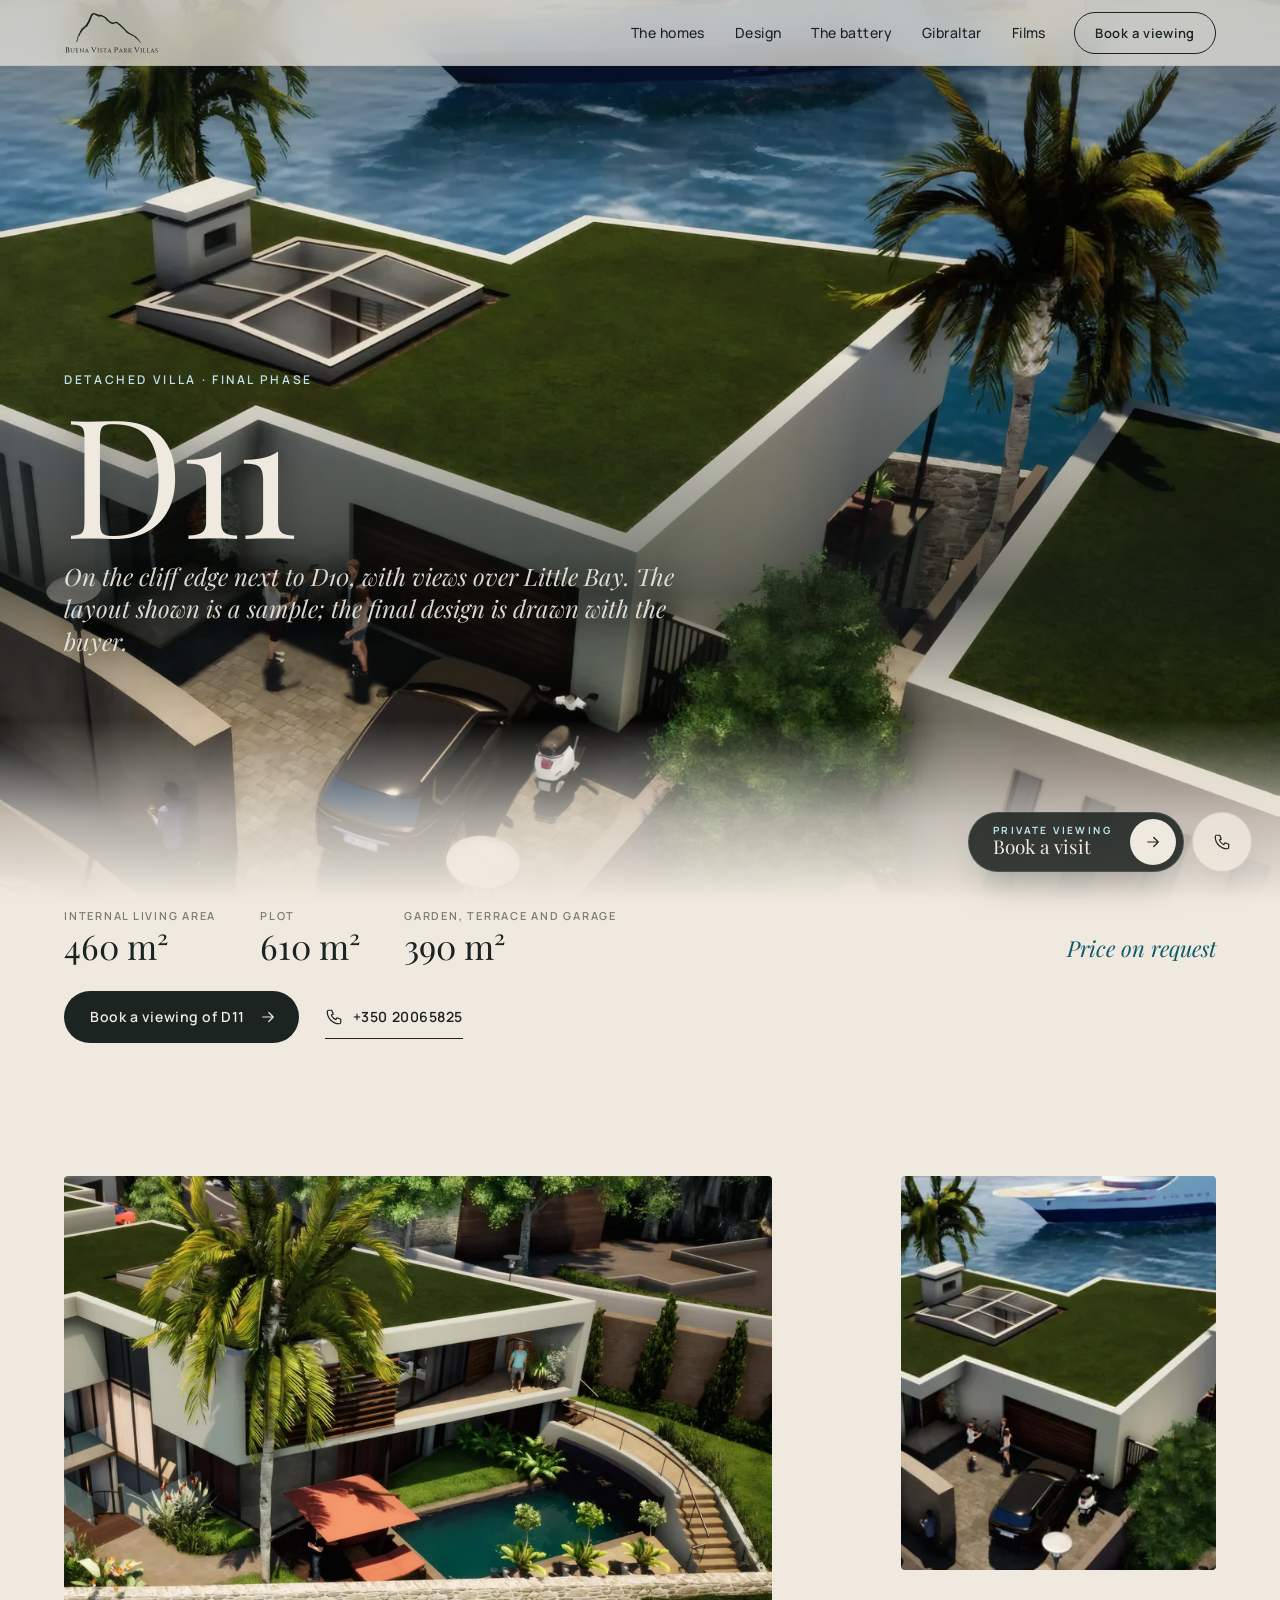
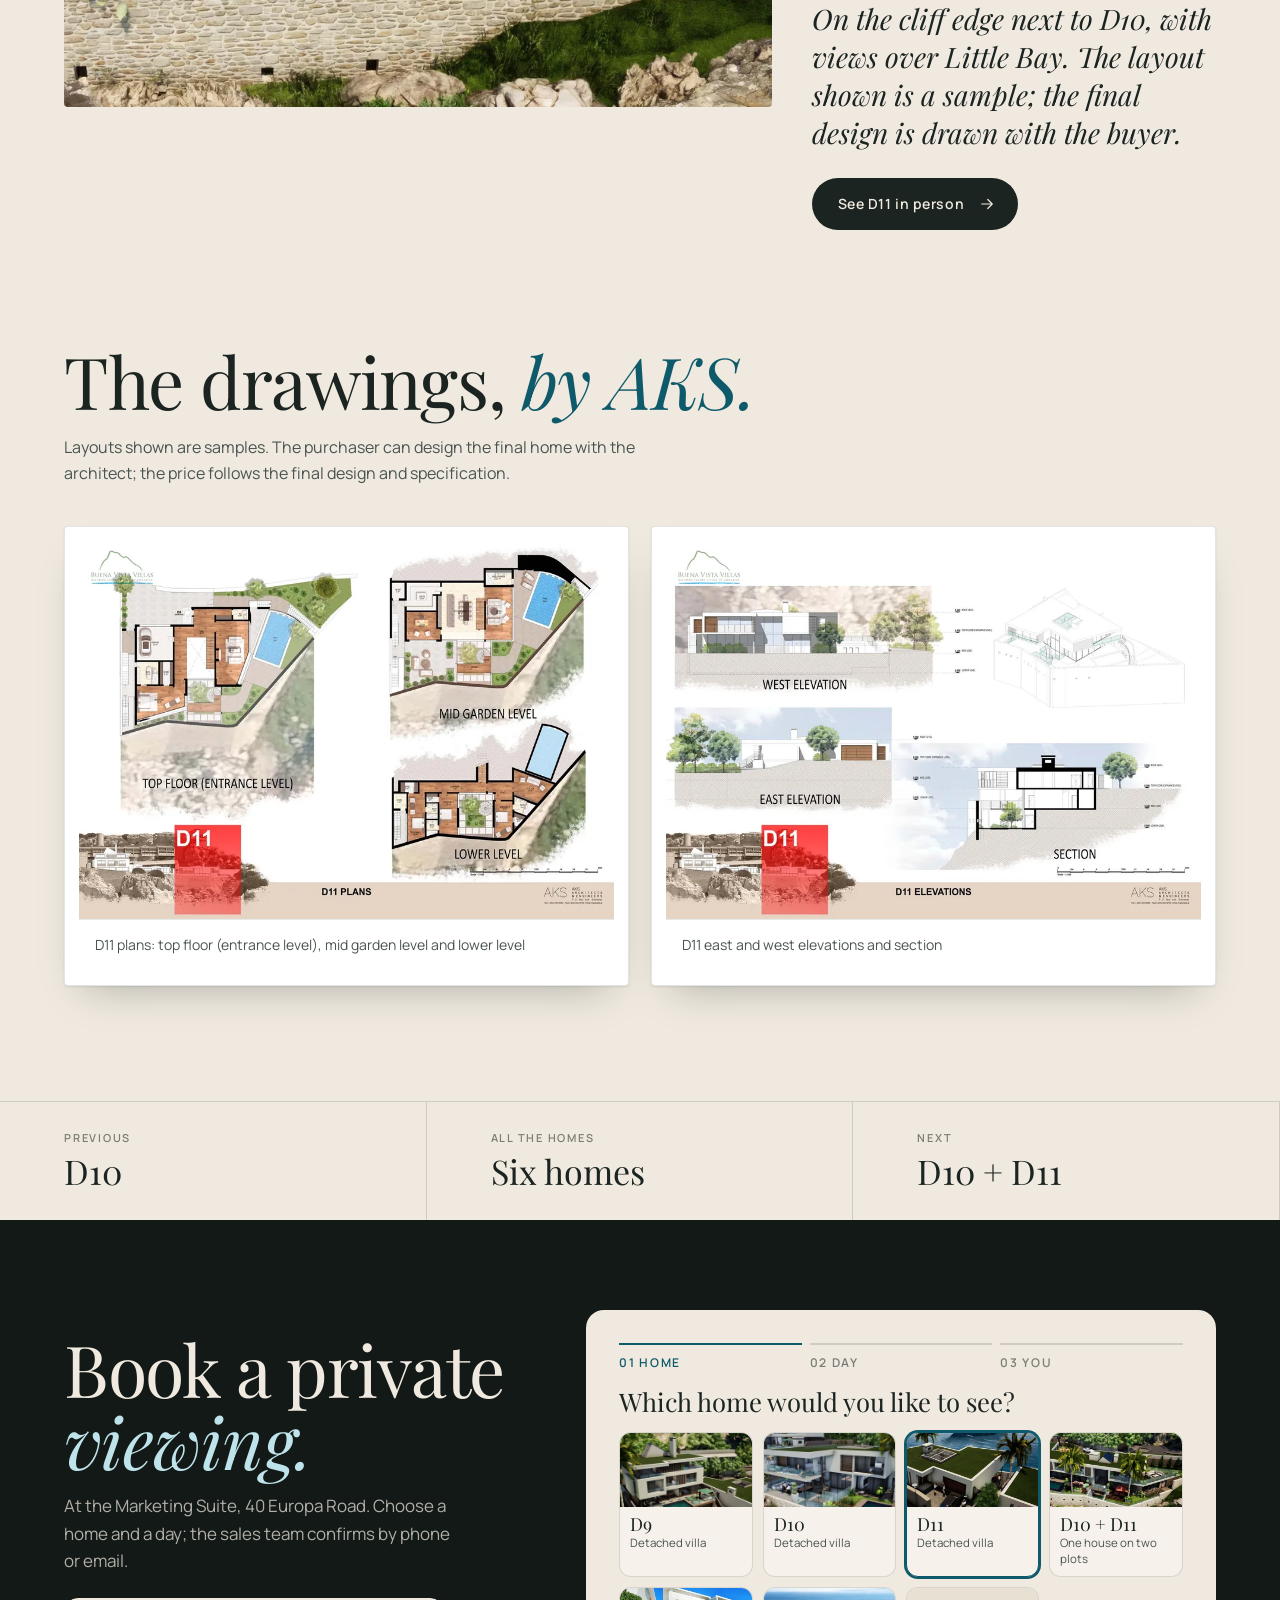
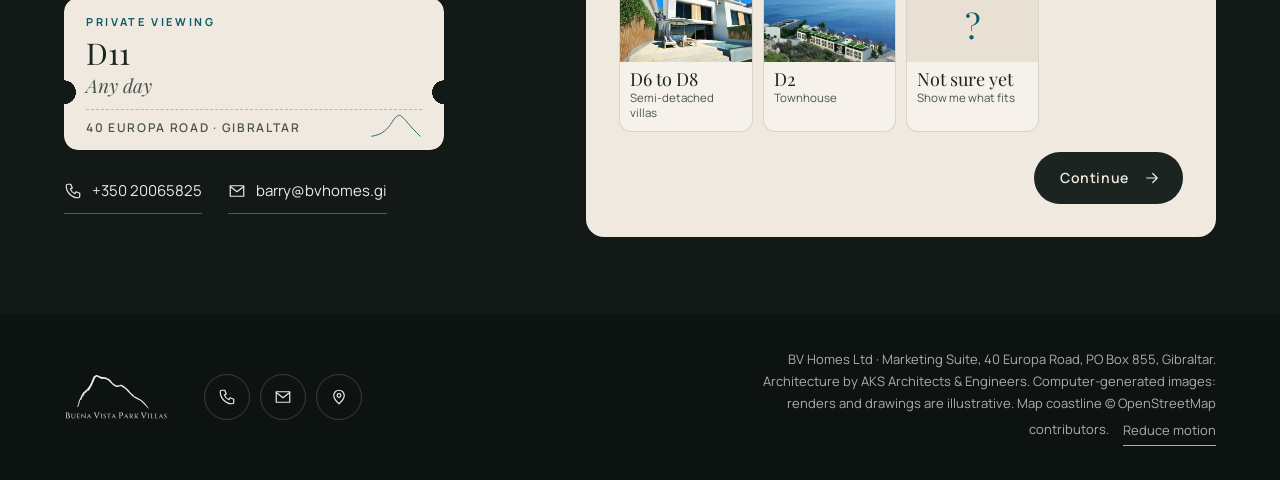
<file: homes/d11.html>
<!doctype html>
<html lang="en-GB">
<head>
<meta charset="utf-8">
<meta name="viewport" content="width=device-width, initial-scale=1, viewport-fit=cover">
<title>D11, detached villa | Buena Vista Park Villas, Gibraltar</title>
<meta name="description" content="D11 at Buena Vista Park Villas, Gibraltar: detached villa, 460 m² internal. Plans by AKS. Price on request. Book a private viewing: +350 20065825.">
<meta name="robots" content="noindex">
<link rel="canonical" href="https://tomas476.github.io/buena-vista/homes/d11.html">
<meta property="og:type" content="website">
<meta property="og:site_name" content="Buena Vista Park Villas">
<meta property="og:title" content="D11, detached villa | Buena Vista Park Villas, Gibraltar">
<meta property="og:description" content="D11 at Buena Vista Park Villas, Gibraltar: detached villa, 460 m² internal. Plans by AKS. Price on request. Book a private viewing: +350 20065825.">
<meta property="og:url" content="https://tomas476.github.io/buena-vista/homes/d11.html">
<meta property="og:image" content="https://tomas476.github.io/buena-vista/img/og-v2.jpg">
<meta property="og:image:width" content="1200">
<meta property="og:image:height" content="630">
<meta property="og:image:alt" content="Buena Vista Park Villas, Gibraltar: villas on the cliff edge above the sea.">
<meta name="twitter:card" content="summary_large_image">
<meta name="theme-color" content="#1B2421">
<link rel="icon" href="../img/icon.svg" type="image/svg+xml">
<link rel="apple-touch-icon" href="../img/icon-180.png">
<script>(function(){var d=document.documentElement;d.style.setProperty('--u',(innerHeight/100)+'px');try{if(localStorage.getItem('still')==='1')d.classList.add('still')}catch(e){}})()</script>
<link rel="preload" href="../fonts/bodoni.woff2" as="font" type="font/woff2" crossorigin>
<link rel="stylesheet" href="../css/site.css?v=2411a">
<script type="application/ld+json">{"@context": "https://schema.org", "@type": "Residence", "name": "Buena Vista Park Villas", "description": "Gated community of luxury villas and townhouses on the former Buena Vista Barracks, South District, Gibraltar.", "address": {"@type": "PostalAddress", "streetAddress": "40 Europa Road", "addressLocality": "Gibraltar", "addressCountry": "GI"}, "telephone": "+350 20065825", "email": "barry@bvhomes.gi"}</script>
</head>
<body class="sub house">
<svg width="0" height="0" style="position:absolute" aria-hidden="true">
  <symbol id="i-call" viewBox="0 0 24 24"><path d="M5 3h4l2 5-2.5 1.5a11 11 0 0 0 6 6L16 13l5 2v4a2 2 0 0 1-2 2A16 16 0 0 1 3 5a2 2 0 0 1 2-2Z"/></symbol>
  <symbol id="i-mail" viewBox="0 0 24 24"><path d="M3 5h18v14H3z"/><path d="m3 6 9 7 9-7"/></symbol>
  <symbol id="i-pin" viewBox="0 0 24 24"><path d="M12 21s7-6.2 7-11a7 7 0 1 0-14 0c0 4.8 7 11 7 11Z"/><circle cx="12" cy="10" r="2.5"/></symbol>
  <symbol id="i-wa" viewBox="0 0 24 24"><path d="M4 20l1.3-3.9A8 8 0 1 1 8 19z"/><path d="M9 8.5c0 3 2.5 6 5.5 6.5l1.2-1.4-1.8-1-1 .8a4.5 4.5 0 0 1-2.3-2.3l.8-1-1-1.8z"/></symbol>
  <symbol id="i-arrow" viewBox="0 0 24 24"><path d="M5 12h14M13 6l6 6-6 6"/></symbol>
  <symbol id="i-play" viewBox="0 0 24 24"><path d="M8 5.5v13l10.5-6.5z"/></symbol>
</svg>
<a class="skip" href="#main">Skip to content</a>

<header class="bar" id="bar">
  <a class="logo" href="../index.html" aria-label="Buena Vista Park Villas, home"><svg class="logo-svg" viewBox="0 -16 1260 556" aria-hidden="true"><g class="rock" transform="translate(94.1 -30) scale(0.93)"><path transform="translate(0 480) scale(.1 -.1)" d="M3123 4501 c-187 -69 -294 -165 -342 -306 -8 -22 -24 -62 -36 -90 -47 -105 -88 -205 -145 -355 -131 -349 -293 -656 -459 -870 -36 -47 -85 -110 -108 -141 -25 -35 -104 -108 -205 -190 -89 -73 -192 -161 -228 -195 -36 -33 -78 -69 -92 -78 -35 -23 -84 -100 -102 -159 -7 -25 -32 -67 -54 -94 -24 -28 -58 -89 -82 -148 -56 -134 -137 -303 -164 -340 -52 -72 -196 -387 -196 -431 0 -12 -5 -35 -11 -50 -5 -16 -17 -71 -25 -124 -24 -161 -31 -192 -64 -285 -17 -49 -36 -109 -42 -132 -8 -34 -23 -55 -76 -103 -53 -48 -63 -60 -49 -66 10 -4 25 0 35 9 9 8 29 18 43 22 14 3 44 23 66 43 23 20 52 45 66 54 36 25 84 155 102 279 19 124 16 120 70 112 38 -5 45 -3 45 11 0 10 -8 16 -22 16 -47 0 -52 12 -39 86 7 38 20 87 30 109 39 84 53 155 31 155 -5 0 -10 7 -10 16 0 8 4 13 9 9 5 -3 13 -1 16 5 4 6 14 10 23 9 10 -1 25 1 35 6 9 4 32 5 50 2 17 -3 41 -7 52 -9 19 -3 20 2 18 139 -2 89 1 143 7 143 6 0 10 -7 10 -15 0 -24 33 -86 44 -82 13 4 13 59 2 100 -8 28 -8 29 24 25 43 -4 53 39 20 84 -12 16 -20 37 -18 46 4 22 51 28 68 8 19 -23 32 -20 68 17 34 35 42 67 17 67 -8 0 -15 7 -15 15 0 8 8 15 18 15 22 0 54 32 51 52 -3 26 1 37 27 67 25 31 51 43 39 19 -4 -7 1 -4 10 7 12 15 15 31 10 66 -7 46 -7 46 106 124 168 116 205 159 240 275 18 59 45 61 67 5 8 -22 16 -41 18 -43 6 -9 47 38 65 75 17 34 28 45 60 55 55 16 114 92 186 238 31 63 71 131 89 151 66 76 122 186 353 699 58 129 111 279 111 316 0 31 30 86 111 200 71 100 123 148 153 140 11 -3 46 -6 77 -6 48 0 62 -5 99 -32 73 -56 113 -77 185 -99 39 -12 81 -29 95 -39 25 -18 135 -75 135 -70 0 1 38 -10 86 -24 98 -30 139 -32 199 -11 57 20 124 20 141 -1 11 -13 25 -15 75 -10 61 6 62 6 214 -70 223 -111 343 -195 426 -296 83 -102 285 -304 379 -379 39 -31 79 -66 89 -78 11 -11 25 -21 33 -21 7 0 13 -4 13 -9 0 -4 39 -33 86 -64 70 -46 92 -55 115 -50 31 6 63 -10 112 -56 28 -25 32 -26 155 -25 127 0 127 0 198 42 74 44 87 47 326 54 16 1 46 -13 75 -35 26 -20 107 -77 178 -126 241 -167 405 -307 521 -445 71 -86 93 -108 253 -257 159 -148 199 -189 263 -270 115 -146 173 -195 388 -330 87 -54 386 -209 404 -209 3 0 30 -11 61 -25 31 -15 95 -41 143 -59 231 -88 214 -75 562 -425 173 -174 342 -350 375 -391 102 -128 336 -352 352 -336 14 14 -95 186 -231 365 -39 51 -84 112 -100 135 -109 153 -354 412 -518 548 -64 52 -274 188 -291 188 -5 0 -198 110 -457 260 -36 21 -101 56 -145 78 -94 47 -173 103 -270 194 -38 35 -90 82 -115 103 -88 75 -183 171 -283 285 -119 134 -363 380 -492 496 -49 45 -121 109 -160 144 -202 181 -408 309 -531 329 -71 11 -113 2 -264 -59 -225 -91 -260 -85 -570 98 -80 47 -168 103 -197 124 -59 43 -238 259 -276 334 -61 119 -347 314 -607 413 -64 25 -221 54 -405 76 -208 25 -287 48 -518 156 -234 110 -362 137 -464 100z"/></g><g class="word" transform="translate(14.5 520) scale(0.1)"><path d="M131.0 -73.0V-627.0Q131.0 -653.0 112.0 -671.5Q93.0 -690.0 67.0 -690.0H55.0L54.0 -700.0H283.0Q354.0 -700.0 405.5 -680.0Q457.0 -660.0 484.5 -622.5Q512.0 -585.0 512.0 -532.0Q512.0 -488.0 495.5 -456.5Q479.0 -425.0 453.0 -406.5Q427.0 -388.0 398.0 -381.0Q450.0 -374.0 489.5 -348.0Q529.0 -322.0 550.0 -282.0Q571.0 -242.0 571.0 -190.0Q571.0 -132.0 541.5 -89.0Q512.0 -46.0 456.0 -23.0Q400.0 0.0 322.0 0.0H54.0L55.0 -10.0H67.0Q93.0 -10.0 112.0 -28.5Q131.0 -47.0 131.0 -73.0ZM224.0 -664.0V-39.0H305.0Q355.0 -39.0 390.5 -57.0Q426.0 -75.0 445.0 -111.0Q464.0 -147.0 464.0 -199.0Q464.0 -251.0 445.0 -284.5Q426.0 -318.0 396.0 -336.5Q366.0 -355.0 329.5 -362.5Q293.0 -370.0 258.0 -370.0V-379.0Q281.0 -379.0 307.0 -385.0Q333.0 -391.0 356.5 -406.0Q380.0 -421.0 394.5 -449.5Q409.0 -478.0 409.0 -523.0Q409.0 -570.0 393.0 -601.5Q377.0 -633.0 345.5 -648.5Q314.0 -664.0 269.0 -664.0Z M891.06 -546.0V-538.2H878.58Q861.4200000000001 -538.2 849.33 -527.28Q837.24 -516.36 837.24 -499.20000000000005V-202.8Q837.24 -146.64000000000001 857.13 -104.52000000000001Q877.02 -62.400000000000006 913.29 -39.39Q949.56 -16.38 997.9200000000001 -16.38Q1048.62 -16.38 1086.4499999999998 -38.22Q1124.28 -60.06 1144.9499999999998 -99.84Q1165.62 -139.62 1165.62 -192.66V-499.20000000000005Q1165.62 -516.36 1153.53 -527.28Q1141.44 -538.2 1124.28 -538.2H1111.8V-546.0H1262.3400000000001V-538.2H1249.8600000000001Q1232.7 -538.2 1220.6100000000001 -527.28Q1208.52 -516.36 1208.52 -499.20000000000005V-194.22Q1208.52 -132.6 1182.3899999999999 -86.58Q1156.26 -40.56 1107.51 -14.82Q1058.76 10.92 993.24 10.92Q922.26 10.92 870.78 -14.43Q819.3 -39.78 792.0 -85.8Q764.7 -131.82 764.7 -193.44V-499.20000000000005Q764.7 -516.36 752.61 -527.28Q740.52 -538.2 723.36 -538.2H710.88V-546.0Z M1791.12 -137.28 1749.0 0.0H1398.7799999999997V-7.800000000000001H1408.9199999999998Q1429.1999999999998 -7.800000000000001 1443.6299999999999 -22.230000000000004Q1458.06 -36.660000000000004 1458.84 -56.940000000000005V-489.06Q1458.84 -509.34000000000003 1444.02 -523.77Q1429.1999999999998 -538.2 1408.9199999999998 -538.2H1399.56L1398.7799999999997 -546.0H1648.3799999999999Q1665.54 -546.0 1684.6499999999999 -548.34Q1703.7599999999998 -550.6800000000001 1720.1399999999999 -553.8000000000001Q1736.52 -556.9200000000001 1743.54 -560.04V-449.28000000000003H1735.7399999999998V-461.76Q1735.7399999999998 -485.94 1720.1399999999999 -502.32Q1706.8799999999999 -515.58 1687.3799999999999 -518.7H1531.3799999999999V-282.36H1653.84Q1674.12 -283.14 1687.3799999999999 -297.18Q1700.6399999999999 -311.22 1700.6399999999999 -330.72V-340.08H1708.4399999999998V-198.12H1700.6399999999999V-208.26000000000002Q1700.6399999999999 -227.76000000000002 1687.3799999999999 -241.8Q1674.12 -255.84 1653.84 -255.84H1531.3799999999999V-27.3H1639.7999999999997Q1680.36 -27.3 1707.6599999999999 -40.95Q1734.9599999999998 -54.6 1752.8999999999999 -79.56Q1770.84 -104.52000000000001 1783.32 -137.28Z M1974.3599999999997 -557.7 2389.3199999999997 -131.82V-490.62Q2388.54 -510.90000000000003 2374.89 -524.5500000000001Q2361.24 -538.2 2340.9599999999996 -538.2H2326.14V-546.0H2511.7799999999997V-538.2H2497.74Q2478.24 -538.2 2464.2 -524.5500000000001Q2450.16 -510.90000000000003 2449.3799999999997 -490.62V-88.92Q2449.3799999999997 -62.400000000000006 2451.33 -39.39Q2453.2799999999997 -16.38 2454.8399999999997 -3.12L2457.18 10.92H2450.16L2034.4199999999998 -414.96000000000004L2035.1999999999998 -55.38Q2035.1999999999998 -35.88 2049.24 -21.840000000000003Q2063.2799999999997 -7.800000000000001 2082.7799999999997 -7.800000000000001H2097.6V0.0H1911.9599999999998V-7.800000000000001H1926.7799999999997Q1946.2799999999997 -7.800000000000001 1960.3199999999997 -21.840000000000003Q1974.3599999999997 -35.88 1974.3599999999997 -55.38V-460.2Q1974.3599999999997 -501.54 1970.4599999999998 -529.62L1966.5599999999997 -557.7Z M2881.4399999999996 -558.48 3099.0599999999995 -54.6Q3110.7599999999998 -29.64 3129.4799999999996 -19.5Q3148.2 -7.800000000000001 3166.1399999999994 -7.800000000000001H3172.3799999999997V0.0H2972.7V-7.800000000000001H2979.7199999999993Q2995.3199999999997 -7.800000000000001 3007.0199999999995 -20.67Q3018.7199999999993 -33.54 3009.3599999999997 -56.940000000000005L2963.3399999999997 -177.06H2762.0999999999995L2712.9599999999996 -54.6Q2708.2799999999997 -40.56 2712.1799999999994 -30.42Q2716.0799999999995 -19.5 2725.0499999999993 -13.65Q2734.0199999999995 -7.800000000000001 2743.3799999999997 -7.800000000000001H2750.3999999999996V0.0H2590.4999999999995V-7.800000000000001H2597.5199999999995Q2615.4599999999996 -7.800000000000001 2634.1799999999994 -19.5Q2651.3399999999997 -28.86 2663.0399999999995 -50.7L2842.4399999999996 -471.12Q2843.2199999999993 -472.68 2848.2899999999995 -483.21000000000004Q2853.3599999999997 -493.74 2859.2099999999996 -508.56Q2865.0599999999995 -523.38 2869.74 -537.4200000000001Q2874.4199999999996 -551.46 2874.4199999999996 -558.48ZM2773.0199999999995 -203.58H2953.2L2865.0599999999995 -434.46000000000004Z M3811.8999999999996 16.0 3524.8999999999996 -627.0Q3509.8999999999996 -661.0 3484.8999999999996 -675.5Q3459.8999999999996 -690.0 3436.8999999999996 -690.0H3428.8999999999996V-700.0H3684.8999999999996V-690.0H3675.8999999999996Q3656.8999999999996 -690.0 3642.3999999999996 -674.0Q3627.8999999999996 -658.0 3638.8999999999996 -628.0H3637.8999999999996L3833.8999999999996 -141.0L4040.8999999999996 -633.0Q4048.8999999999996 -659.0 4034.8999999999996 -674.0Q4019.8999999999996 -690.0 4000.8999999999996 -690.0H3991.8999999999996V-700.0H4196.9V-690.0H4187.9Q4165.9 -690.0 4140.9 -675.5Q4115.9 -661.0 4099.9 -627.0L3861.8999999999996 -96.0Q3861.8999999999996 -94.0 3855.3999999999996 -80.5Q3848.8999999999996 -67.0 3840.8999999999996 -48.0Q3832.8999999999996 -29.0 3827.3999999999996 -11.0Q3821.8999999999996 7.0 3820.8999999999996 16.0Z M4343.08 -56.940000000000005V-489.06Q4342.299999999999 -509.34000000000003 4327.869999999999 -523.77Q4313.44 -538.2 4293.16 -538.2H4283.0199999999995V-546.0H4475.679999999999V-538.2H4465.54Q4445.259999999999 -538.2 4430.83 -523.77Q4416.4 -509.34000000000003 4415.62 -489.06V-56.940000000000005Q4416.4 -36.660000000000004 4430.83 -22.230000000000004Q4445.259999999999 -7.800000000000001 4465.54 -7.800000000000001H4475.679999999999V0.0H4283.0199999999995V-7.800000000000001H4293.16Q4313.44 -7.800000000000001 4327.869999999999 -22.230000000000004Q4342.299999999999 -36.660000000000004 4343.08 -56.940000000000005Z M4779.82 -556.9200000000001Q4793.08 -556.9200000000001 4810.24 -555.3600000000001Q4827.4 -553.8000000000001 4844.5599999999995 -551.46Q4850.799999999999 -549.9 4857.039999999999 -549.12H4896.04V-532.74L4892.919999999999 -446.94H4885.9Q4885.9 -485.16 4858.599999999999 -507.78Q4831.299999999999 -530.4 4789.959999999999 -530.4Q4746.28 -530.4 4719.369999999999 -505.04999999999995Q4692.459999999999 -479.7 4692.459999999999 -445.38Q4691.679999999999 -428.22 4701.429999999999 -409.11Q4711.179999999999 -390.0 4731.459999999999 -373.62L4883.5599999999995 -246.48000000000002Q4910.86 -225.42000000000002 4922.17 -197.73000000000002Q4933.48 -170.04 4932.7 -140.4Q4931.139999999999 -71.76 4886.679999999999 -30.42Q4842.219999999999 10.92 4766.5599999999995 10.92Q4742.379999999999 10.92 4714.689999999999 6.24Q4686.999999999999 1.56 4662.82 -8.190000000000001Q4638.639999999999 -17.94 4623.82 -33.54Q4619.919999999999 -47.58 4620.3099999999995 -68.25Q4620.7 -88.92 4624.99 -110.75999999999999Q4629.28 -132.6 4636.299999999999 -149.76H4643.32Q4639.419999999999 -109.98 4654.629999999999 -78.78Q4669.839999999999 -47.58 4699.089999999999 -30.81Q4728.339999999999 -14.040000000000001 4766.5599999999995 -15.600000000000001Q4812.58 -17.16 4842.61 -44.07Q4872.639999999999 -70.98 4872.639999999999 -114.66000000000001Q4872.639999999999 -137.28 4862.5 -156.0Q4852.36 -174.72 4831.299999999999 -189.54000000000002L4686.219999999999 -312.78000000000003Q4656.58 -334.62 4644.1 -364.26Q4631.62 -393.90000000000003 4633.179999999999 -423.54Q4634.74 -458.64000000000004 4651.9 -489.45000000000005Q4669.0599999999995 -520.26 4701.429999999999 -538.59Q4733.799999999999 -556.9200000000001 4779.82 -556.9200000000001Z M5515.3 -560.82V-450.06L5507.5 -450.84000000000003V-462.54Q5507.5 -487.5 5491.51 -503.49Q5475.52 -519.48 5450.56 -520.26H5317.96V-56.940000000000005Q5318.74 -36.660000000000004 5333.17 -22.230000000000004Q5347.6 -7.800000000000001 5367.88 -7.800000000000001H5378.02V0.0H5185.36V-7.800000000000001H5195.5Q5215.78 -7.800000000000001 5230.21 -22.230000000000004Q5244.64 -36.660000000000004 5245.42 -56.940000000000005V-520.26H5112.82Q5087.86 -519.48 5071.87 -503.49Q5055.88 -487.5 5055.88 -462.54V-450.84000000000003L5048.08 -450.06V-560.82Q5055.88 -557.7 5071.87 -554.58Q5087.86 -551.46 5107.36 -549.12Q5126.86 -546.78 5143.24 -546.78H5420.14Q5437.3 -546.78 5456.41 -549.12Q5475.52 -551.46 5491.9 -554.58Q5508.28 -557.7 5515.3 -560.82Z M5867.0199999999995 -558.48 6084.639999999999 -54.6Q6096.339999999999 -29.64 6115.0599999999995 -19.5Q6133.78 -7.800000000000001 6151.719999999999 -7.800000000000001H6157.959999999999V0.0H5958.28V-7.800000000000001H5965.299999999999Q5980.9 -7.800000000000001 5992.599999999999 -20.67Q6004.299999999999 -33.54 5994.94 -56.940000000000005L5948.919999999999 -177.06H5747.679999999999L5698.539999999999 -54.6Q5693.86 -40.56 5697.759999999999 -30.42Q5701.66 -19.5 5710.629999999999 -13.65Q5719.599999999999 -7.800000000000001 5728.959999999999 -7.800000000000001H5735.98V0.0H5576.08V-7.800000000000001H5583.099999999999Q5601.039999999999 -7.800000000000001 5619.759999999999 -19.5Q5636.919999999999 -28.86 5648.62 -50.7L5828.0199999999995 -471.12Q5828.799999999999 -472.68 5833.869999999999 -483.21000000000004Q5838.94 -493.74 5844.789999999999 -508.56Q5850.639999999999 -523.38 5855.32 -537.4200000000001Q5859.999999999999 -551.46 5859.999999999999 -558.48ZM5758.599999999999 -203.58H5938.78L5850.639999999999 -434.46000000000004Z M6562.48 -73.0V-627.0Q6562.48 -653.0 6543.48 -671.5Q6524.48 -690.0 6498.48 -690.0H6486.48L6485.48 -700.0H6770.48Q6842.48 -700.0 6890.98 -676.5Q6939.48 -653.0 6964.98 -609.5Q6990.48 -566.0 6990.48 -507.0Q6991.48 -460.0 6972.98 -421.5Q6954.48 -383.0 6923.48 -357.0Q6892.48 -331.0 6852.98 -318.5Q6813.48 -306.0 6771.48 -310.0Q6729.48 -314.0 6689.48 -337.0V-347.0L6705.48 -345.0Q6720.48 -344.0 6744.98 -346.0Q6769.48 -348.0 6795.98 -358.0Q6822.48 -368.0 6845.98 -392.0Q6869.48 -416.0 6881.48 -457.0Q6884.48 -469.0 6886.48 -485.5Q6888.48 -502.0 6887.48 -517.0Q6886.48 -584.0 6851.98 -625.0Q6817.48 -666.0 6754.48 -666.0H6655.48V-73.0Q6656.48 -47.0 6674.98 -28.5Q6693.48 -10.0 6719.48 -10.0H6732.48V0.0H6485.48V-10.0H6498.48Q6524.48 -10.0 6542.98 -28.5Q6561.48 -47.0 6562.48 -73.0Z M7371.94 -558.48 7589.5599999999995 -54.6Q7601.259999999999 -29.64 7619.98 -19.5Q7638.7 -7.800000000000001 7656.639999999999 -7.800000000000001H7662.879999999999V0.0H7463.2V-7.800000000000001H7470.219999999999Q7485.82 -7.800000000000001 7497.5199999999995 -20.67Q7509.219999999999 -33.54 7499.86 -56.940000000000005L7453.839999999999 -177.06H7252.599999999999L7203.459999999999 -54.6Q7198.78 -40.56 7202.679999999999 -30.42Q7206.58 -19.5 7215.549999999999 -13.65Q7224.5199999999995 -7.800000000000001 7233.879999999999 -7.800000000000001H7240.9V0.0H7081.0V-7.800000000000001H7088.0199999999995Q7105.959999999999 -7.800000000000001 7124.679999999999 -19.5Q7141.839999999999 -28.86 7153.54 -50.7L7332.94 -471.12Q7333.719999999999 -472.68 7338.789999999999 -483.21000000000004Q7343.86 -493.74 7349.709999999999 -508.56Q7355.5599999999995 -523.38 7360.24 -537.4200000000001Q7364.919999999999 -551.46 7364.919999999999 -558.48ZM7263.5199999999995 -203.58H7443.7L7355.5599999999995 -434.46000000000004Z M7813.36 -56.940000000000005V-489.06Q7812.58 -509.34000000000003 7798.15 -523.77Q7783.719999999999 -538.2 7763.44 -538.2H7753.299999999999V-546.0H7982.62Q8017.719999999999 -546.0 8048.139999999999 -536.64Q8078.5599999999995 -527.28 8100.01 -508.95Q8121.46 -490.62 8133.9400000000005 -463.32000000000005Q8146.42 -436.02000000000004 8146.42 -399.36Q8146.42 -363.48 8130.04 -329.55Q8113.66 -295.62 8084.41 -273.78Q8055.16 -251.94 8015.379999999999 -250.38Q8032.54 -244.14000000000001 8049.7 -226.20000000000002Q8066.86 -208.26000000000002 8079.339999999999 -191.1Q8079.339999999999 -190.32 8089.089999999999 -176.28Q8098.839999999999 -162.24 8113.66 -141.57Q8128.48 -120.9 8143.69 -100.62Q8158.9 -80.34 8170.599999999999 -67.08Q8186.2 -48.36 8201.41 -35.49Q8216.619999999999 -22.62 8234.169999999998 -15.21Q8251.72 -7.800000000000001 8273.56 -7.800000000000001V0.0H8218.96Q8181.5199999999995 0.0 8152.66 -9.75Q8123.799999999999 -19.5 8102.74 -36.269999999999996Q8081.679999999999 -53.04 8066.86 -72.54Q8063.74 -78.0 8053.99 -92.82Q8044.24 -107.64 8032.15 -126.75Q8020.0599999999995 -145.86 8008.36 -164.58Q7996.66 -183.3 7988.08 -196.95Q7979.5 -210.6 7977.16 -214.5Q7963.9 -235.56 7947.5199999999995 -250.77Q7931.139999999999 -265.98 7911.639999999999 -266.76V-274.56Q7912.42 -274.56 7922.95 -274.17Q7933.48 -273.78000000000003 7947.5199999999995 -274.56Q7967.799999999999 -275.34000000000003 7990.8099999999995 -281.58000000000004Q8013.82 -287.82 8032.93 -305.76Q8052.04 -323.7 8061.4 -358.8Q8063.74 -366.6 8064.91 -378.3Q8066.08 -390.0 8065.299999999999 -402.48Q8064.5199999999995 -456.3 8038.389999999999 -486.33000000000004Q8012.259999999999 -516.36 7970.139999999999 -517.9200000000001Q7952.2 -519.48 7932.7 -519.09Q7913.2 -518.7 7899.16 -518.7H7885.9V-56.940000000000005Q7885.9 -36.660000000000004 7900.719999999999 -22.230000000000004Q7915.54 -7.800000000000001 7935.82 -7.800000000000001H7945.179999999999V0.0H7753.299999999999V-7.800000000000001H7763.44Q7783.719999999999 -7.800000000000001 7798.15 -22.230000000000004Q7812.58 -36.660000000000004 7813.36 -56.940000000000005Z M8418.58 -56.940000000000005V-489.06Q8417.8 -509.34000000000003 8403.369999999999 -523.77Q8388.94 -538.2 8368.66 -538.2H8358.52V-546.0H8551.18V-538.2H8541.039999999999Q8520.76 -538.2 8506.33 -523.77Q8491.9 -509.34000000000003 8491.119999999999 -489.06V-56.940000000000005Q8491.9 -36.660000000000004 8506.33 -22.230000000000004Q8520.76 -7.800000000000001 8541.039999999999 -7.800000000000001H8551.18V0.0H8358.52V-7.800000000000001H8368.66Q8388.94 -7.800000000000001 8403.369999999999 -22.230000000000004Q8417.8 -36.660000000000004 8418.58 -56.940000000000005ZM8843.68 -546.0V-538.98H8840.56Q8814.82 -538.98 8792.199999999999 -528.84Q8775.039999999999 -520.26 8761.0 -507.78000000000003L8583.16 -300.3L8789.86 -45.24Q8807.02 -27.3 8824.18 -17.94Q8841.34 -8.58 8865.52 -7.800000000000001V0.0H8821.84Q8814.039999999999 0.0 8797.66 -1.17Q8781.279999999999 -2.34 8761.779999999999 -7.0200000000000005Q8742.279999999999 -11.700000000000001 8722.779999999999 -22.23Q8703.279999999999 -32.76 8688.46 -51.480000000000004Q8686.9 -53.04 8674.029999999999 -69.03Q8661.16 -85.02 8641.66 -109.59Q8622.16 -134.16 8600.71 -161.46Q8579.26 -188.76000000000002 8559.76 -212.16L8528.56 -251.16L8516.08 -266.76L8700.94 -502.32Q8711.08 -515.58 8704.45 -527.28Q8697.82 -538.98 8682.22 -538.98H8674.42V-546.0Z M9506.6 16.0 9219.6 -627.0Q9204.6 -661.0 9179.6 -675.5Q9154.6 -690.0 9131.6 -690.0H9123.6V-700.0H9379.6V-690.0H9370.6Q9351.6 -690.0 9337.1 -674.0Q9322.6 -658.0 9333.6 -628.0H9332.6L9528.6 -141.0L9735.6 -633.0Q9743.6 -659.0 9729.6 -674.0Q9714.6 -690.0 9695.6 -690.0H9686.6V-700.0H9891.6V-690.0H9882.6Q9860.6 -690.0 9835.6 -675.5Q9810.6 -661.0 9794.6 -627.0L9556.6 -96.0Q9556.6 -94.0 9550.1 -80.5Q9543.6 -67.0 9535.6 -48.0Q9527.6 -29.0 9522.1 -11.0Q9516.6 7.0 9515.6 16.0Z M10037.78 -56.940000000000005V-489.06Q10037.0 -509.34000000000003 10022.57 -523.77Q10008.140000000001 -538.2 9987.86 -538.2H9977.720000000001V-546.0H10170.380000000001V-538.2H10160.24Q10139.960000000001 -538.2 10125.53 -523.77Q10111.1 -509.34000000000003 10110.32 -489.06V-56.940000000000005Q10111.1 -36.660000000000004 10125.53 -22.230000000000004Q10139.960000000001 -7.800000000000001 10160.24 -7.800000000000001H10170.380000000001V0.0H9977.720000000001V-7.800000000000001H9987.86Q10008.140000000001 -7.800000000000001 10022.57 -22.230000000000004Q10037.0 -36.660000000000004 10037.78 -56.940000000000005Z M10706.18 -137.28 10664.060000000001 0.0H10313.840000000002V-7.800000000000001H10323.980000000001Q10344.260000000002 -7.800000000000001 10358.690000000002 -22.230000000000004Q10373.12 -36.660000000000004 10373.900000000001 -56.940000000000005V-489.06Q10373.12 -509.34000000000003 10358.690000000002 -523.77Q10344.260000000002 -538.2 10323.980000000001 -538.2H10313.840000000002V-546.0H10506.500000000002V-538.2H10496.36Q10476.080000000002 -538.2 10461.650000000001 -523.77Q10447.220000000001 -509.34000000000003 10446.44 -489.06V-27.3H10554.86Q10595.420000000002 -27.3 10622.720000000001 -40.95Q10650.02 -54.6 10667.960000000001 -79.56Q10685.900000000001 -104.52000000000001 10698.380000000001 -137.28Z M11218.580000000002 -137.28 11176.460000000001 0.0H10826.240000000002V-7.800000000000001H10836.380000000001Q10856.660000000002 -7.800000000000001 10871.09 -22.230000000000004Q10885.52 -36.660000000000004 10886.300000000001 -56.940000000000005V-489.06Q10885.52 -509.34000000000003 10871.09 -523.77Q10856.660000000002 -538.2 10836.380000000001 -538.2H10826.240000000002V-546.0H11018.900000000001V-538.2H11008.76Q10988.480000000001 -538.2 10974.050000000001 -523.77Q10959.62 -509.34000000000003 10958.84 -489.06V-27.3H11067.26Q11107.820000000002 -27.3 11135.12 -40.95Q11162.42 -54.6 11180.36 -79.56Q11198.300000000001 -104.52000000000001 11210.78 -137.28Z M11574.98 -558.48 11792.6 -54.6Q11804.300000000001 -29.64 11823.02 -19.5Q11841.74 -7.800000000000001 11859.68 -7.800000000000001H11865.92V0.0H11666.24V-7.800000000000001H11673.26Q11688.86 -7.800000000000001 11700.560000000001 -20.67Q11712.26 -33.54 11702.9 -56.940000000000005L11656.880000000001 -177.06H11455.640000000001L11406.5 -54.6Q11401.82 -40.56 11405.720000000001 -30.42Q11409.62 -19.5 11418.59 -13.65Q11427.560000000001 -7.800000000000001 11436.92 -7.800000000000001H11443.94V0.0H11284.04V-7.800000000000001H11291.060000000001Q11309.0 -7.800000000000001 11327.720000000001 -19.5Q11344.880000000001 -28.86 11356.58 -50.7L11535.98 -471.12Q11536.76 -472.68 11541.83 -483.21000000000004Q11546.9 -493.74 11552.75 -508.56Q11558.6 -523.38 11563.28 -537.4200000000001Q11567.960000000001 -551.46 11567.960000000001 -558.48ZM11466.560000000001 -203.58H11646.74L11558.6 -434.46000000000004Z M12116.24 -556.9200000000001Q12129.5 -556.9200000000001 12146.66 -555.3600000000001Q12163.82 -553.8000000000001 12180.980000000001 -551.46Q12187.220000000001 -549.9 12193.460000000001 -549.12H12232.460000000001V-532.74L12229.34 -446.94H12222.32Q12222.32 -485.16 12195.02 -507.78Q12167.720000000001 -530.4 12126.380000000001 -530.4Q12082.7 -530.4 12055.79 -505.04999999999995Q12028.880000000001 -479.7 12028.880000000001 -445.38Q12028.1 -428.22 12037.85 -409.11Q12047.6 -390.0 12067.880000000001 -373.62L12219.980000000001 -246.48000000000002Q12247.28 -225.42000000000002 12258.59 -197.73000000000002Q12269.900000000001 -170.04 12269.12 -140.4Q12267.560000000001 -71.76 12223.100000000002 -30.42Q12178.640000000001 10.92 12102.980000000001 10.92Q12078.800000000001 10.92 12051.11 6.24Q12023.42 1.56 11999.240000000002 -8.190000000000001Q11975.060000000001 -17.94 11960.24 -33.54Q11956.34 -47.58 11956.73 -68.25Q11957.12 -88.92 11961.41 -110.75999999999999Q11965.7 -132.6 11972.720000000001 -149.76H11979.74Q11975.84 -109.98 11991.05 -78.78Q12006.26 -47.58 12035.51 -30.81Q12064.76 -14.040000000000001 12102.980000000001 -15.600000000000001Q12149.0 -17.16 12179.03 -44.07Q12209.060000000001 -70.98 12209.060000000001 -114.66000000000001Q12209.060000000001 -137.28 12198.920000000002 -156.0Q12188.78 -174.72 12167.720000000001 -189.54000000000002L12022.640000000001 -312.78000000000003Q11993.0 -334.62 11980.52 -364.26Q11968.04 -393.90000000000003 11969.6 -423.54Q11971.16 -458.64000000000004 11988.32 -489.45000000000005Q12005.480000000001 -520.26 12037.850000000002 -538.59Q12070.220000000001 -556.9200000000001 12116.24 -556.9200000000001Z"/></g></svg></a>
  <nav class="nav" aria-label="Main">
    <a href="../index.html#homes">The homes</a>
    <a href="../index.html#made">Design</a>
    <a href="../index.html#site">The battery</a>
    <a href="../index.html#gibraltar">Gibraltar</a>
    <a href="../index.html#films">Films</a>
  </nav>
  <a class="bar-cta" href="../viewing.html" data-cta="bar-viewing">Book a viewing</a>
  <button class="menu-btn" id="menuBtn" type="button" aria-expanded="false" aria-controls="menu"><span></span><span></span><b class="sr">Menu</b></button>
</header>

<div class="menu" id="menu" hidden>
  <nav aria-label="Menu">
    <a href="../index.html#homes">The homes</a>
    <a href="../index.html#made">Design your home</a>
    <a href="../index.html#site">The battery</a>
    <a href="../index.html#gibraltar">Gibraltar</a>
    <a href="../index.html#films">Films</a>
    <a href="../viewing.html" data-cta="menu-viewing"><em>Book a private viewing</em></a>
  </nav>
  <p class="menu-foot"><a href="tel:+35020065825" data-cta="menu-call"><svg class="ico" aria-hidden="true"><use href="#i-call"/></svg>+350 20065825</a><a href="mailto:barry@bvhomes.gi" data-cta="menu-mail"><svg class="ico" aria-hidden="true"><use href="#i-mail"/></svg>barry@bvhomes.gi</a></p>
</div>

<main id="main">

<article class="hd">
  <header class="hd-top">
    <figure class="hd-pic"><img src="../img/d11-2400.webp" srcset="../img/d11-480.webp 480w, ../img/d11-900.webp 900w, ../img/d11-1600.webp 1600w, ../img/d11-2400.webp 2400w" sizes="100vw" width="2400" height="1798" alt="Render of villa D11: a pool garden in front of two glazed floors under a green roof" fetchpriority="high" decoding="async"></figure>
    <div class="hd-head">
      <p class="hd-kind">Detached villa · Final phase</p>
      <h1 class="hd-code">D11</h1>
      <p class="hd-line">On the cliff edge next to D10, with views over Little Bay. The layout shown is a sample; the final design is drawn with the buyer.</p>
    </div>
  </header>
  <section class="hd-facts">
    <dl class="nums"><div><dt>Internal living area</dt><dd>460 m²</dd></div><div><dt>Plot</dt><dd>610 m²</dd></div><div><dt>Garden, terrace and garage</dt><dd>390 m²</dd></div></dl>
    <p class="hd-price">Price on request</p>
    <p class="hd-go"><a class="btn" href="#viewing" data-cta="home-d11-viewing">Book a viewing of D11 <svg class="arw" aria-hidden="true"><use href="#i-arrow"/></svg></a><a class="link" href="tel:+35020065825" data-cta="home-d11-call"><svg class="ico" aria-hidden="true"><use href="#i-call"/></svg>+350 20065825</a></p>
  </section>
  
  <section class="hd-gal">
    <figure class="hg-a"><img src="../img/d11-b-1600.webp" srcset="../img/d11-b-480.webp 480w, ../img/d11-b-900.webp 900w, ../img/d11-b-1600.webp 1600w, ../img/d11-b-2400.webp 2400w" sizes="(min-width:1000px) 58vw, 100vw" width="1600" height="1198" alt="Render of villa D11 from above: green roof and entrance court, the sea behind" loading="lazy" decoding="async"></figure>
    <figure class="hg-b"><img src="../img/d11-900.webp" srcset="../img/d11-480.webp 480w, ../img/d11-900.webp 900w, ../img/d11-1600.webp 1600w, ../img/d11-2400.webp 2400w" sizes="(min-width:1000px) 30vw, 60vw" width="900" height="674" alt="Render of villa D11: a pool garden in front of two glazed floors under a green roof" loading="lazy" decoding="async" style="object-position: 20% 70%"></figure>
    <blockquote class="hg-q"><p>On the cliff edge next to D10, with views over Little Bay. The layout shown is a sample; the final design is drawn with the buyer.</p><a class="btn" href="#viewing" data-cta="home-d11-gallery-viewing">See D11 in person <svg class="arw" aria-hidden="true"><use href="#i-arrow"/></svg></a></blockquote>
  </section>
  <section class="hd-docs">
    <h2 class="h">The drawings, <em>by AKS.</em></h2>
    <p class="hd-made">Layouts shown are samples. The purchaser can design the final home with the architect; the price follows the final design and specification.</p>
    <ul class="docs">
      <li><a class="doc" href="../img/plan-d11-1600.webp" data-cap="D11 plans: top floor (entrance level), mid garden level and lower level"><img src="../img/plan-d11-900.webp" srcset="../img/plan-d11-480.webp 480w, ../img/plan-d11-900.webp 900w, ../img/plan-d11-1600.webp 1600w" sizes="(min-width:900px) 46vw, 92vw" width="900" height="636" alt="D11 plans: top floor (entrance level), mid garden level and lower level" loading="lazy" decoding="async"><span>D11 plans: top floor (entrance level), mid garden level and lower level</span></a></li>
      <li><a class="doc" href="../img/elev-d11-1600.webp" data-cap="D11 east and west elevations and section"><img src="../img/elev-d11-900.webp" srcset="../img/elev-d11-480.webp 480w, ../img/elev-d11-900.webp 900w, ../img/elev-d11-1600.webp 1600w" sizes="(min-width:900px) 46vw, 92vw" width="900" height="636" alt="D11 east and west elevations and section" loading="lazy" decoding="async"><span>D11 east and west elevations and section</span></a></li>
    </ul>
  </section>
  <nav class="hd-next" aria-label="Other homes">
    <a href="d10.html"><span>Previous</span>D10</a>
    <a href="../index.html#homes"><span>All the homes</span>Six homes</a>
    <a href="d10-d11.html"><span>Next</span>D10 + D11</a>
  </nav>
</article>
<section class="ask" id="viewing">
  <div class="ask-in">
    <div class="ask-side">
      <h2 class="h light">Book a private <em>viewing.</em></h2>
      <p class="ask-lead">At the Marketing Suite, 40 Europa Road. Choose a home and a day; the sales team confirms by phone or email.</p>
      <div class="ticket" aria-live="polite">
        <p class="ticket-k">Private viewing</p>
        <p class="ticket-home" id="tHome">Choose a home</p>
        <p class="ticket-when" id="tWhen">Any day</p>
        <p class="ticket-where">40 Europa Road · Gibraltar</p>
        <svg class="ticket-rock" viewBox="0 0 120 60" aria-hidden="true"><path d="M4 56 C 30 52 40 40 52 22 C 58 12 64 6 70 8 C 80 14 92 34 116 56"/></svg>
      </div>
      <p class="ask-direct"><a href="tel:+35020065825" data-cta="ask-call"><svg class="ico" aria-hidden="true"><use href="#i-call"/></svg>+350 20065825</a><a href="mailto:barry@bvhomes.gi" data-cta="ask-mail"><svg class="ico" aria-hidden="true"><use href="#i-mail"/></svg>barry@bvhomes.gi</a></p>
    </div>
    <form class="steps" id="viewForm" novalidate>
      <input type="hidden" name="source" id="leadSource" value="direct">
      <input type="hidden" name="day" id="viewDay" value="">
      <ol class="steps-dots" aria-hidden="true"><li class="on">Home</li><li>Day</li><li>You</li></ol>
      <p class="sr" id="stepCount" aria-live="polite">Step 1 of 3</p>
      <fieldset class="step is-on">
        <legend>Which home would you like to see?</legend>
        <div class="picks"><label class="pick"><input type="radio" name="home" value="D9" required><span class="pick-img"><img src="../img/d9-480.webp" srcset="../img/d9-480.webp 480w, ../img/d9-900.webp 900w, ../img/d9-1600.webp 1600w, ../img/d9-2400.webp 2400w" sizes="160px" width="480" height="178" alt="" loading="lazy" decoding="async"></span><span class="pick-t"><b>D9</b>Detached villa</span></label><label class="pick"><input type="radio" name="home" value="D10" required><span class="pick-img"><img src="../img/d10-480.webp" srcset="../img/d10-480.webp 480w, ../img/d10-900.webp 900w, ../img/d10-1600.webp 1600w, ../img/d10-2400.webp 2400w" sizes="160px" width="480" height="178" alt="" loading="lazy" decoding="async"></span><span class="pick-t"><b>D10</b>Detached villa</span></label><label class="pick"><input type="radio" name="home" value="D11" required checked><span class="pick-img"><img src="../img/d11-480.webp" srcset="../img/d11-480.webp 480w, ../img/d11-900.webp 900w, ../img/d11-1600.webp 1600w, ../img/d11-2400.webp 2400w" sizes="160px" width="480" height="360" alt="" loading="lazy" decoding="async"></span><span class="pick-t"><b>D11</b>Detached villa</span></label><label class="pick"><input type="radio" name="home" value="D10 + D11" required><span class="pick-img"><img src="../img/d1011-480.webp" srcset="../img/d1011-480.webp 480w, ../img/d1011-900.webp 900w, ../img/d1011-1600.webp 1600w, ../img/d1011-2400.webp 2400w" sizes="160px" width="480" height="360" alt="" loading="lazy" decoding="async"></span><span class="pick-t"><b>D10 + D11</b>One house on two plots</span></label><label class="pick"><input type="radio" name="home" value="D6 to D8" required><span class="pick-img"><img src="../img/semi-480.webp" srcset="../img/semi-480.webp 480w, ../img/semi-900.webp 900w, ../img/semi-1600.webp 1600w, ../img/semi-2400.webp 2400w" sizes="160px" width="480" height="339" alt="" loading="lazy" decoding="async"></span><span class="pick-t"><b>D6 to D8</b>Semi-detached villas</span></label><label class="pick"><input type="radio" name="home" value="D2" required><span class="pick-img"><img src="../img/town-480.webp" srcset="../img/town-480.webp 480w, ../img/town-900.webp 900w" sizes="160px" width="480" height="322" alt="" loading="lazy" decoding="async"></span><span class="pick-t"><b>D2</b>Townhouse</span></label><label class="pick pick-any"><input type="radio" name="home" value="Not sure yet" required><span class="pick-img pick-q">?</span><span class="pick-t"><b>Not sure yet</b>Show me what fits</span></label></div>
      </fieldset>
      <fieldset class="step">
        <legend>When suits you?</legend>
        <div class="days" id="dayChips" role="radiogroup" aria-label="Preferred day"></div>
        <div class="opts">
          <label><input type="radio" name="time" value="Morning"><span>Morning</span></label>
          <label><input type="radio" name="time" value="Afternoon"><span>Afternoon</span></label>
        </div>
      </fieldset>
      <fieldset class="step">
        <legend>Where do we reach you?</legend>
        <label class="field"><span>Name</span><input type="text" name="name" autocomplete="name" required></label>
        <label class="field"><span>Email</span><input type="email" name="email" autocomplete="email" required></label>
        <label class="field"><span>Phone, with country code</span><input type="tel" name="phone" autocomplete="tel"></label>
      </fieldset>
      <div class="steps-nav">
        <button type="button" class="back" id="stepBack" hidden>Back</button>
        <button type="button" class="btn" id="stepNext">Continue <svg class="arw" aria-hidden="true"><use href="#i-arrow"/></svg></button>
        <button type="submit" class="btn" id="stepSend" hidden data-cta="form-send">Request the viewing <svg class="arw" aria-hidden="true"><use href="#i-arrow"/></svg></button>
      </div>
      <p class="done" id="formDone" hidden tabindex="-1">Your email to the Marketing Suite is ready to send. If it did not open, call +350 20065825.</p>
    </form>
  </div>
</section>
</main>

<footer class="foot" id="foot">
  <a class="foot-logo" href="../index.html" aria-label="Buena Vista Park Villas, home"><svg class="logo-svg foot-svg" viewBox="0 -16 1260 556" role="img" aria-label="Buena Vista Park Villas"><g class="rock" transform="translate(94.1 -30) scale(0.93)"><path transform="translate(0 480) scale(.1 -.1)" d="M3123 4501 c-187 -69 -294 -165 -342 -306 -8 -22 -24 -62 -36 -90 -47 -105 -88 -205 -145 -355 -131 -349 -293 -656 -459 -870 -36 -47 -85 -110 -108 -141 -25 -35 -104 -108 -205 -190 -89 -73 -192 -161 -228 -195 -36 -33 -78 -69 -92 -78 -35 -23 -84 -100 -102 -159 -7 -25 -32 -67 -54 -94 -24 -28 -58 -89 -82 -148 -56 -134 -137 -303 -164 -340 -52 -72 -196 -387 -196 -431 0 -12 -5 -35 -11 -50 -5 -16 -17 -71 -25 -124 -24 -161 -31 -192 -64 -285 -17 -49 -36 -109 -42 -132 -8 -34 -23 -55 -76 -103 -53 -48 -63 -60 -49 -66 10 -4 25 0 35 9 9 8 29 18 43 22 14 3 44 23 66 43 23 20 52 45 66 54 36 25 84 155 102 279 19 124 16 120 70 112 38 -5 45 -3 45 11 0 10 -8 16 -22 16 -47 0 -52 12 -39 86 7 38 20 87 30 109 39 84 53 155 31 155 -5 0 -10 7 -10 16 0 8 4 13 9 9 5 -3 13 -1 16 5 4 6 14 10 23 9 10 -1 25 1 35 6 9 4 32 5 50 2 17 -3 41 -7 52 -9 19 -3 20 2 18 139 -2 89 1 143 7 143 6 0 10 -7 10 -15 0 -24 33 -86 44 -82 13 4 13 59 2 100 -8 28 -8 29 24 25 43 -4 53 39 20 84 -12 16 -20 37 -18 46 4 22 51 28 68 8 19 -23 32 -20 68 17 34 35 42 67 17 67 -8 0 -15 7 -15 15 0 8 8 15 18 15 22 0 54 32 51 52 -3 26 1 37 27 67 25 31 51 43 39 19 -4 -7 1 -4 10 7 12 15 15 31 10 66 -7 46 -7 46 106 124 168 116 205 159 240 275 18 59 45 61 67 5 8 -22 16 -41 18 -43 6 -9 47 38 65 75 17 34 28 45 60 55 55 16 114 92 186 238 31 63 71 131 89 151 66 76 122 186 353 699 58 129 111 279 111 316 0 31 30 86 111 200 71 100 123 148 153 140 11 -3 46 -6 77 -6 48 0 62 -5 99 -32 73 -56 113 -77 185 -99 39 -12 81 -29 95 -39 25 -18 135 -75 135 -70 0 1 38 -10 86 -24 98 -30 139 -32 199 -11 57 20 124 20 141 -1 11 -13 25 -15 75 -10 61 6 62 6 214 -70 223 -111 343 -195 426 -296 83 -102 285 -304 379 -379 39 -31 79 -66 89 -78 11 -11 25 -21 33 -21 7 0 13 -4 13 -9 0 -4 39 -33 86 -64 70 -46 92 -55 115 -50 31 6 63 -10 112 -56 28 -25 32 -26 155 -25 127 0 127 0 198 42 74 44 87 47 326 54 16 1 46 -13 75 -35 26 -20 107 -77 178 -126 241 -167 405 -307 521 -445 71 -86 93 -108 253 -257 159 -148 199 -189 263 -270 115 -146 173 -195 388 -330 87 -54 386 -209 404 -209 3 0 30 -11 61 -25 31 -15 95 -41 143 -59 231 -88 214 -75 562 -425 173 -174 342 -350 375 -391 102 -128 336 -352 352 -336 14 14 -95 186 -231 365 -39 51 -84 112 -100 135 -109 153 -354 412 -518 548 -64 52 -274 188 -291 188 -5 0 -198 110 -457 260 -36 21 -101 56 -145 78 -94 47 -173 103 -270 194 -38 35 -90 82 -115 103 -88 75 -183 171 -283 285 -119 134 -363 380 -492 496 -49 45 -121 109 -160 144 -202 181 -408 309 -531 329 -71 11 -113 2 -264 -59 -225 -91 -260 -85 -570 98 -80 47 -168 103 -197 124 -59 43 -238 259 -276 334 -61 119 -347 314 -607 413 -64 25 -221 54 -405 76 -208 25 -287 48 -518 156 -234 110 -362 137 -464 100z"/></g><g class="word" transform="translate(14.5 520) scale(0.1)"><path d="M131.0 -73.0V-627.0Q131.0 -653.0 112.0 -671.5Q93.0 -690.0 67.0 -690.0H55.0L54.0 -700.0H283.0Q354.0 -700.0 405.5 -680.0Q457.0 -660.0 484.5 -622.5Q512.0 -585.0 512.0 -532.0Q512.0 -488.0 495.5 -456.5Q479.0 -425.0 453.0 -406.5Q427.0 -388.0 398.0 -381.0Q450.0 -374.0 489.5 -348.0Q529.0 -322.0 550.0 -282.0Q571.0 -242.0 571.0 -190.0Q571.0 -132.0 541.5 -89.0Q512.0 -46.0 456.0 -23.0Q400.0 0.0 322.0 0.0H54.0L55.0 -10.0H67.0Q93.0 -10.0 112.0 -28.5Q131.0 -47.0 131.0 -73.0ZM224.0 -664.0V-39.0H305.0Q355.0 -39.0 390.5 -57.0Q426.0 -75.0 445.0 -111.0Q464.0 -147.0 464.0 -199.0Q464.0 -251.0 445.0 -284.5Q426.0 -318.0 396.0 -336.5Q366.0 -355.0 329.5 -362.5Q293.0 -370.0 258.0 -370.0V-379.0Q281.0 -379.0 307.0 -385.0Q333.0 -391.0 356.5 -406.0Q380.0 -421.0 394.5 -449.5Q409.0 -478.0 409.0 -523.0Q409.0 -570.0 393.0 -601.5Q377.0 -633.0 345.5 -648.5Q314.0 -664.0 269.0 -664.0Z M891.06 -546.0V-538.2H878.58Q861.4200000000001 -538.2 849.33 -527.28Q837.24 -516.36 837.24 -499.20000000000005V-202.8Q837.24 -146.64000000000001 857.13 -104.52000000000001Q877.02 -62.400000000000006 913.29 -39.39Q949.56 -16.38 997.9200000000001 -16.38Q1048.62 -16.38 1086.4499999999998 -38.22Q1124.28 -60.06 1144.9499999999998 -99.84Q1165.62 -139.62 1165.62 -192.66V-499.20000000000005Q1165.62 -516.36 1153.53 -527.28Q1141.44 -538.2 1124.28 -538.2H1111.8V-546.0H1262.3400000000001V-538.2H1249.8600000000001Q1232.7 -538.2 1220.6100000000001 -527.28Q1208.52 -516.36 1208.52 -499.20000000000005V-194.22Q1208.52 -132.6 1182.3899999999999 -86.58Q1156.26 -40.56 1107.51 -14.82Q1058.76 10.92 993.24 10.92Q922.26 10.92 870.78 -14.43Q819.3 -39.78 792.0 -85.8Q764.7 -131.82 764.7 -193.44V-499.20000000000005Q764.7 -516.36 752.61 -527.28Q740.52 -538.2 723.36 -538.2H710.88V-546.0Z M1791.12 -137.28 1749.0 0.0H1398.7799999999997V-7.800000000000001H1408.9199999999998Q1429.1999999999998 -7.800000000000001 1443.6299999999999 -22.230000000000004Q1458.06 -36.660000000000004 1458.84 -56.940000000000005V-489.06Q1458.84 -509.34000000000003 1444.02 -523.77Q1429.1999999999998 -538.2 1408.9199999999998 -538.2H1399.56L1398.7799999999997 -546.0H1648.3799999999999Q1665.54 -546.0 1684.6499999999999 -548.34Q1703.7599999999998 -550.6800000000001 1720.1399999999999 -553.8000000000001Q1736.52 -556.9200000000001 1743.54 -560.04V-449.28000000000003H1735.7399999999998V-461.76Q1735.7399999999998 -485.94 1720.1399999999999 -502.32Q1706.8799999999999 -515.58 1687.3799999999999 -518.7H1531.3799999999999V-282.36H1653.84Q1674.12 -283.14 1687.3799999999999 -297.18Q1700.6399999999999 -311.22 1700.6399999999999 -330.72V-340.08H1708.4399999999998V-198.12H1700.6399999999999V-208.26000000000002Q1700.6399999999999 -227.76000000000002 1687.3799999999999 -241.8Q1674.12 -255.84 1653.84 -255.84H1531.3799999999999V-27.3H1639.7999999999997Q1680.36 -27.3 1707.6599999999999 -40.95Q1734.9599999999998 -54.6 1752.8999999999999 -79.56Q1770.84 -104.52000000000001 1783.32 -137.28Z M1974.3599999999997 -557.7 2389.3199999999997 -131.82V-490.62Q2388.54 -510.90000000000003 2374.89 -524.5500000000001Q2361.24 -538.2 2340.9599999999996 -538.2H2326.14V-546.0H2511.7799999999997V-538.2H2497.74Q2478.24 -538.2 2464.2 -524.5500000000001Q2450.16 -510.90000000000003 2449.3799999999997 -490.62V-88.92Q2449.3799999999997 -62.400000000000006 2451.33 -39.39Q2453.2799999999997 -16.38 2454.8399999999997 -3.12L2457.18 10.92H2450.16L2034.4199999999998 -414.96000000000004L2035.1999999999998 -55.38Q2035.1999999999998 -35.88 2049.24 -21.840000000000003Q2063.2799999999997 -7.800000000000001 2082.7799999999997 -7.800000000000001H2097.6V0.0H1911.9599999999998V-7.800000000000001H1926.7799999999997Q1946.2799999999997 -7.800000000000001 1960.3199999999997 -21.840000000000003Q1974.3599999999997 -35.88 1974.3599999999997 -55.38V-460.2Q1974.3599999999997 -501.54 1970.4599999999998 -529.62L1966.5599999999997 -557.7Z M2881.4399999999996 -558.48 3099.0599999999995 -54.6Q3110.7599999999998 -29.64 3129.4799999999996 -19.5Q3148.2 -7.800000000000001 3166.1399999999994 -7.800000000000001H3172.3799999999997V0.0H2972.7V-7.800000000000001H2979.7199999999993Q2995.3199999999997 -7.800000000000001 3007.0199999999995 -20.67Q3018.7199999999993 -33.54 3009.3599999999997 -56.940000000000005L2963.3399999999997 -177.06H2762.0999999999995L2712.9599999999996 -54.6Q2708.2799999999997 -40.56 2712.1799999999994 -30.42Q2716.0799999999995 -19.5 2725.0499999999993 -13.65Q2734.0199999999995 -7.800000000000001 2743.3799999999997 -7.800000000000001H2750.3999999999996V0.0H2590.4999999999995V-7.800000000000001H2597.5199999999995Q2615.4599999999996 -7.800000000000001 2634.1799999999994 -19.5Q2651.3399999999997 -28.86 2663.0399999999995 -50.7L2842.4399999999996 -471.12Q2843.2199999999993 -472.68 2848.2899999999995 -483.21000000000004Q2853.3599999999997 -493.74 2859.2099999999996 -508.56Q2865.0599999999995 -523.38 2869.74 -537.4200000000001Q2874.4199999999996 -551.46 2874.4199999999996 -558.48ZM2773.0199999999995 -203.58H2953.2L2865.0599999999995 -434.46000000000004Z M3811.8999999999996 16.0 3524.8999999999996 -627.0Q3509.8999999999996 -661.0 3484.8999999999996 -675.5Q3459.8999999999996 -690.0 3436.8999999999996 -690.0H3428.8999999999996V-700.0H3684.8999999999996V-690.0H3675.8999999999996Q3656.8999999999996 -690.0 3642.3999999999996 -674.0Q3627.8999999999996 -658.0 3638.8999999999996 -628.0H3637.8999999999996L3833.8999999999996 -141.0L4040.8999999999996 -633.0Q4048.8999999999996 -659.0 4034.8999999999996 -674.0Q4019.8999999999996 -690.0 4000.8999999999996 -690.0H3991.8999999999996V-700.0H4196.9V-690.0H4187.9Q4165.9 -690.0 4140.9 -675.5Q4115.9 -661.0 4099.9 -627.0L3861.8999999999996 -96.0Q3861.8999999999996 -94.0 3855.3999999999996 -80.5Q3848.8999999999996 -67.0 3840.8999999999996 -48.0Q3832.8999999999996 -29.0 3827.3999999999996 -11.0Q3821.8999999999996 7.0 3820.8999999999996 16.0Z M4343.08 -56.940000000000005V-489.06Q4342.299999999999 -509.34000000000003 4327.869999999999 -523.77Q4313.44 -538.2 4293.16 -538.2H4283.0199999999995V-546.0H4475.679999999999V-538.2H4465.54Q4445.259999999999 -538.2 4430.83 -523.77Q4416.4 -509.34000000000003 4415.62 -489.06V-56.940000000000005Q4416.4 -36.660000000000004 4430.83 -22.230000000000004Q4445.259999999999 -7.800000000000001 4465.54 -7.800000000000001H4475.679999999999V0.0H4283.0199999999995V-7.800000000000001H4293.16Q4313.44 -7.800000000000001 4327.869999999999 -22.230000000000004Q4342.299999999999 -36.660000000000004 4343.08 -56.940000000000005Z M4779.82 -556.9200000000001Q4793.08 -556.9200000000001 4810.24 -555.3600000000001Q4827.4 -553.8000000000001 4844.5599999999995 -551.46Q4850.799999999999 -549.9 4857.039999999999 -549.12H4896.04V-532.74L4892.919999999999 -446.94H4885.9Q4885.9 -485.16 4858.599999999999 -507.78Q4831.299999999999 -530.4 4789.959999999999 -530.4Q4746.28 -530.4 4719.369999999999 -505.04999999999995Q4692.459999999999 -479.7 4692.459999999999 -445.38Q4691.679999999999 -428.22 4701.429999999999 -409.11Q4711.179999999999 -390.0 4731.459999999999 -373.62L4883.5599999999995 -246.48000000000002Q4910.86 -225.42000000000002 4922.17 -197.73000000000002Q4933.48 -170.04 4932.7 -140.4Q4931.139999999999 -71.76 4886.679999999999 -30.42Q4842.219999999999 10.92 4766.5599999999995 10.92Q4742.379999999999 10.92 4714.689999999999 6.24Q4686.999999999999 1.56 4662.82 -8.190000000000001Q4638.639999999999 -17.94 4623.82 -33.54Q4619.919999999999 -47.58 4620.3099999999995 -68.25Q4620.7 -88.92 4624.99 -110.75999999999999Q4629.28 -132.6 4636.299999999999 -149.76H4643.32Q4639.419999999999 -109.98 4654.629999999999 -78.78Q4669.839999999999 -47.58 4699.089999999999 -30.81Q4728.339999999999 -14.040000000000001 4766.5599999999995 -15.600000000000001Q4812.58 -17.16 4842.61 -44.07Q4872.639999999999 -70.98 4872.639999999999 -114.66000000000001Q4872.639999999999 -137.28 4862.5 -156.0Q4852.36 -174.72 4831.299999999999 -189.54000000000002L4686.219999999999 -312.78000000000003Q4656.58 -334.62 4644.1 -364.26Q4631.62 -393.90000000000003 4633.179999999999 -423.54Q4634.74 -458.64000000000004 4651.9 -489.45000000000005Q4669.0599999999995 -520.26 4701.429999999999 -538.59Q4733.799999999999 -556.9200000000001 4779.82 -556.9200000000001Z M5515.3 -560.82V-450.06L5507.5 -450.84000000000003V-462.54Q5507.5 -487.5 5491.51 -503.49Q5475.52 -519.48 5450.56 -520.26H5317.96V-56.940000000000005Q5318.74 -36.660000000000004 5333.17 -22.230000000000004Q5347.6 -7.800000000000001 5367.88 -7.800000000000001H5378.02V0.0H5185.36V-7.800000000000001H5195.5Q5215.78 -7.800000000000001 5230.21 -22.230000000000004Q5244.64 -36.660000000000004 5245.42 -56.940000000000005V-520.26H5112.82Q5087.86 -519.48 5071.87 -503.49Q5055.88 -487.5 5055.88 -462.54V-450.84000000000003L5048.08 -450.06V-560.82Q5055.88 -557.7 5071.87 -554.58Q5087.86 -551.46 5107.36 -549.12Q5126.86 -546.78 5143.24 -546.78H5420.14Q5437.3 -546.78 5456.41 -549.12Q5475.52 -551.46 5491.9 -554.58Q5508.28 -557.7 5515.3 -560.82Z M5867.0199999999995 -558.48 6084.639999999999 -54.6Q6096.339999999999 -29.64 6115.0599999999995 -19.5Q6133.78 -7.800000000000001 6151.719999999999 -7.800000000000001H6157.959999999999V0.0H5958.28V-7.800000000000001H5965.299999999999Q5980.9 -7.800000000000001 5992.599999999999 -20.67Q6004.299999999999 -33.54 5994.94 -56.940000000000005L5948.919999999999 -177.06H5747.679999999999L5698.539999999999 -54.6Q5693.86 -40.56 5697.759999999999 -30.42Q5701.66 -19.5 5710.629999999999 -13.65Q5719.599999999999 -7.800000000000001 5728.959999999999 -7.800000000000001H5735.98V0.0H5576.08V-7.800000000000001H5583.099999999999Q5601.039999999999 -7.800000000000001 5619.759999999999 -19.5Q5636.919999999999 -28.86 5648.62 -50.7L5828.0199999999995 -471.12Q5828.799999999999 -472.68 5833.869999999999 -483.21000000000004Q5838.94 -493.74 5844.789999999999 -508.56Q5850.639999999999 -523.38 5855.32 -537.4200000000001Q5859.999999999999 -551.46 5859.999999999999 -558.48ZM5758.599999999999 -203.58H5938.78L5850.639999999999 -434.46000000000004Z M6562.48 -73.0V-627.0Q6562.48 -653.0 6543.48 -671.5Q6524.48 -690.0 6498.48 -690.0H6486.48L6485.48 -700.0H6770.48Q6842.48 -700.0 6890.98 -676.5Q6939.48 -653.0 6964.98 -609.5Q6990.48 -566.0 6990.48 -507.0Q6991.48 -460.0 6972.98 -421.5Q6954.48 -383.0 6923.48 -357.0Q6892.48 -331.0 6852.98 -318.5Q6813.48 -306.0 6771.48 -310.0Q6729.48 -314.0 6689.48 -337.0V-347.0L6705.48 -345.0Q6720.48 -344.0 6744.98 -346.0Q6769.48 -348.0 6795.98 -358.0Q6822.48 -368.0 6845.98 -392.0Q6869.48 -416.0 6881.48 -457.0Q6884.48 -469.0 6886.48 -485.5Q6888.48 -502.0 6887.48 -517.0Q6886.48 -584.0 6851.98 -625.0Q6817.48 -666.0 6754.48 -666.0H6655.48V-73.0Q6656.48 -47.0 6674.98 -28.5Q6693.48 -10.0 6719.48 -10.0H6732.48V0.0H6485.48V-10.0H6498.48Q6524.48 -10.0 6542.98 -28.5Q6561.48 -47.0 6562.48 -73.0Z M7371.94 -558.48 7589.5599999999995 -54.6Q7601.259999999999 -29.64 7619.98 -19.5Q7638.7 -7.800000000000001 7656.639999999999 -7.800000000000001H7662.879999999999V0.0H7463.2V-7.800000000000001H7470.219999999999Q7485.82 -7.800000000000001 7497.5199999999995 -20.67Q7509.219999999999 -33.54 7499.86 -56.940000000000005L7453.839999999999 -177.06H7252.599999999999L7203.459999999999 -54.6Q7198.78 -40.56 7202.679999999999 -30.42Q7206.58 -19.5 7215.549999999999 -13.65Q7224.5199999999995 -7.800000000000001 7233.879999999999 -7.800000000000001H7240.9V0.0H7081.0V-7.800000000000001H7088.0199999999995Q7105.959999999999 -7.800000000000001 7124.679999999999 -19.5Q7141.839999999999 -28.86 7153.54 -50.7L7332.94 -471.12Q7333.719999999999 -472.68 7338.789999999999 -483.21000000000004Q7343.86 -493.74 7349.709999999999 -508.56Q7355.5599999999995 -523.38 7360.24 -537.4200000000001Q7364.919999999999 -551.46 7364.919999999999 -558.48ZM7263.5199999999995 -203.58H7443.7L7355.5599999999995 -434.46000000000004Z M7813.36 -56.940000000000005V-489.06Q7812.58 -509.34000000000003 7798.15 -523.77Q7783.719999999999 -538.2 7763.44 -538.2H7753.299999999999V-546.0H7982.62Q8017.719999999999 -546.0 8048.139999999999 -536.64Q8078.5599999999995 -527.28 8100.01 -508.95Q8121.46 -490.62 8133.9400000000005 -463.32000000000005Q8146.42 -436.02000000000004 8146.42 -399.36Q8146.42 -363.48 8130.04 -329.55Q8113.66 -295.62 8084.41 -273.78Q8055.16 -251.94 8015.379999999999 -250.38Q8032.54 -244.14000000000001 8049.7 -226.20000000000002Q8066.86 -208.26000000000002 8079.339999999999 -191.1Q8079.339999999999 -190.32 8089.089999999999 -176.28Q8098.839999999999 -162.24 8113.66 -141.57Q8128.48 -120.9 8143.69 -100.62Q8158.9 -80.34 8170.599999999999 -67.08Q8186.2 -48.36 8201.41 -35.49Q8216.619999999999 -22.62 8234.169999999998 -15.21Q8251.72 -7.800000000000001 8273.56 -7.800000000000001V0.0H8218.96Q8181.5199999999995 0.0 8152.66 -9.75Q8123.799999999999 -19.5 8102.74 -36.269999999999996Q8081.679999999999 -53.04 8066.86 -72.54Q8063.74 -78.0 8053.99 -92.82Q8044.24 -107.64 8032.15 -126.75Q8020.0599999999995 -145.86 8008.36 -164.58Q7996.66 -183.3 7988.08 -196.95Q7979.5 -210.6 7977.16 -214.5Q7963.9 -235.56 7947.5199999999995 -250.77Q7931.139999999999 -265.98 7911.639999999999 -266.76V-274.56Q7912.42 -274.56 7922.95 -274.17Q7933.48 -273.78000000000003 7947.5199999999995 -274.56Q7967.799999999999 -275.34000000000003 7990.8099999999995 -281.58000000000004Q8013.82 -287.82 8032.93 -305.76Q8052.04 -323.7 8061.4 -358.8Q8063.74 -366.6 8064.91 -378.3Q8066.08 -390.0 8065.299999999999 -402.48Q8064.5199999999995 -456.3 8038.389999999999 -486.33000000000004Q8012.259999999999 -516.36 7970.139999999999 -517.9200000000001Q7952.2 -519.48 7932.7 -519.09Q7913.2 -518.7 7899.16 -518.7H7885.9V-56.940000000000005Q7885.9 -36.660000000000004 7900.719999999999 -22.230000000000004Q7915.54 -7.800000000000001 7935.82 -7.800000000000001H7945.179999999999V0.0H7753.299999999999V-7.800000000000001H7763.44Q7783.719999999999 -7.800000000000001 7798.15 -22.230000000000004Q7812.58 -36.660000000000004 7813.36 -56.940000000000005Z M8418.58 -56.940000000000005V-489.06Q8417.8 -509.34000000000003 8403.369999999999 -523.77Q8388.94 -538.2 8368.66 -538.2H8358.52V-546.0H8551.18V-538.2H8541.039999999999Q8520.76 -538.2 8506.33 -523.77Q8491.9 -509.34000000000003 8491.119999999999 -489.06V-56.940000000000005Q8491.9 -36.660000000000004 8506.33 -22.230000000000004Q8520.76 -7.800000000000001 8541.039999999999 -7.800000000000001H8551.18V0.0H8358.52V-7.800000000000001H8368.66Q8388.94 -7.800000000000001 8403.369999999999 -22.230000000000004Q8417.8 -36.660000000000004 8418.58 -56.940000000000005ZM8843.68 -546.0V-538.98H8840.56Q8814.82 -538.98 8792.199999999999 -528.84Q8775.039999999999 -520.26 8761.0 -507.78000000000003L8583.16 -300.3L8789.86 -45.24Q8807.02 -27.3 8824.18 -17.94Q8841.34 -8.58 8865.52 -7.800000000000001V0.0H8821.84Q8814.039999999999 0.0 8797.66 -1.17Q8781.279999999999 -2.34 8761.779999999999 -7.0200000000000005Q8742.279999999999 -11.700000000000001 8722.779999999999 -22.23Q8703.279999999999 -32.76 8688.46 -51.480000000000004Q8686.9 -53.04 8674.029999999999 -69.03Q8661.16 -85.02 8641.66 -109.59Q8622.16 -134.16 8600.71 -161.46Q8579.26 -188.76000000000002 8559.76 -212.16L8528.56 -251.16L8516.08 -266.76L8700.94 -502.32Q8711.08 -515.58 8704.45 -527.28Q8697.82 -538.98 8682.22 -538.98H8674.42V-546.0Z M9506.6 16.0 9219.6 -627.0Q9204.6 -661.0 9179.6 -675.5Q9154.6 -690.0 9131.6 -690.0H9123.6V-700.0H9379.6V-690.0H9370.6Q9351.6 -690.0 9337.1 -674.0Q9322.6 -658.0 9333.6 -628.0H9332.6L9528.6 -141.0L9735.6 -633.0Q9743.6 -659.0 9729.6 -674.0Q9714.6 -690.0 9695.6 -690.0H9686.6V-700.0H9891.6V-690.0H9882.6Q9860.6 -690.0 9835.6 -675.5Q9810.6 -661.0 9794.6 -627.0L9556.6 -96.0Q9556.6 -94.0 9550.1 -80.5Q9543.6 -67.0 9535.6 -48.0Q9527.6 -29.0 9522.1 -11.0Q9516.6 7.0 9515.6 16.0Z M10037.78 -56.940000000000005V-489.06Q10037.0 -509.34000000000003 10022.57 -523.77Q10008.140000000001 -538.2 9987.86 -538.2H9977.720000000001V-546.0H10170.380000000001V-538.2H10160.24Q10139.960000000001 -538.2 10125.53 -523.77Q10111.1 -509.34000000000003 10110.32 -489.06V-56.940000000000005Q10111.1 -36.660000000000004 10125.53 -22.230000000000004Q10139.960000000001 -7.800000000000001 10160.24 -7.800000000000001H10170.380000000001V0.0H9977.720000000001V-7.800000000000001H9987.86Q10008.140000000001 -7.800000000000001 10022.57 -22.230000000000004Q10037.0 -36.660000000000004 10037.78 -56.940000000000005Z M10706.18 -137.28 10664.060000000001 0.0H10313.840000000002V-7.800000000000001H10323.980000000001Q10344.260000000002 -7.800000000000001 10358.690000000002 -22.230000000000004Q10373.12 -36.660000000000004 10373.900000000001 -56.940000000000005V-489.06Q10373.12 -509.34000000000003 10358.690000000002 -523.77Q10344.260000000002 -538.2 10323.980000000001 -538.2H10313.840000000002V-546.0H10506.500000000002V-538.2H10496.36Q10476.080000000002 -538.2 10461.650000000001 -523.77Q10447.220000000001 -509.34000000000003 10446.44 -489.06V-27.3H10554.86Q10595.420000000002 -27.3 10622.720000000001 -40.95Q10650.02 -54.6 10667.960000000001 -79.56Q10685.900000000001 -104.52000000000001 10698.380000000001 -137.28Z M11218.580000000002 -137.28 11176.460000000001 0.0H10826.240000000002V-7.800000000000001H10836.380000000001Q10856.660000000002 -7.800000000000001 10871.09 -22.230000000000004Q10885.52 -36.660000000000004 10886.300000000001 -56.940000000000005V-489.06Q10885.52 -509.34000000000003 10871.09 -523.77Q10856.660000000002 -538.2 10836.380000000001 -538.2H10826.240000000002V-546.0H11018.900000000001V-538.2H11008.76Q10988.480000000001 -538.2 10974.050000000001 -523.77Q10959.62 -509.34000000000003 10958.84 -489.06V-27.3H11067.26Q11107.820000000002 -27.3 11135.12 -40.95Q11162.42 -54.6 11180.36 -79.56Q11198.300000000001 -104.52000000000001 11210.78 -137.28Z M11574.98 -558.48 11792.6 -54.6Q11804.300000000001 -29.64 11823.02 -19.5Q11841.74 -7.800000000000001 11859.68 -7.800000000000001H11865.92V0.0H11666.24V-7.800000000000001H11673.26Q11688.86 -7.800000000000001 11700.560000000001 -20.67Q11712.26 -33.54 11702.9 -56.940000000000005L11656.880000000001 -177.06H11455.640000000001L11406.5 -54.6Q11401.82 -40.56 11405.720000000001 -30.42Q11409.62 -19.5 11418.59 -13.65Q11427.560000000001 -7.800000000000001 11436.92 -7.800000000000001H11443.94V0.0H11284.04V-7.800000000000001H11291.060000000001Q11309.0 -7.800000000000001 11327.720000000001 -19.5Q11344.880000000001 -28.86 11356.58 -50.7L11535.98 -471.12Q11536.76 -472.68 11541.83 -483.21000000000004Q11546.9 -493.74 11552.75 -508.56Q11558.6 -523.38 11563.28 -537.4200000000001Q11567.960000000001 -551.46 11567.960000000001 -558.48ZM11466.560000000001 -203.58H11646.74L11558.6 -434.46000000000004Z M12116.24 -556.9200000000001Q12129.5 -556.9200000000001 12146.66 -555.3600000000001Q12163.82 -553.8000000000001 12180.980000000001 -551.46Q12187.220000000001 -549.9 12193.460000000001 -549.12H12232.460000000001V-532.74L12229.34 -446.94H12222.32Q12222.32 -485.16 12195.02 -507.78Q12167.720000000001 -530.4 12126.380000000001 -530.4Q12082.7 -530.4 12055.79 -505.04999999999995Q12028.880000000001 -479.7 12028.880000000001 -445.38Q12028.1 -428.22 12037.85 -409.11Q12047.6 -390.0 12067.880000000001 -373.62L12219.980000000001 -246.48000000000002Q12247.28 -225.42000000000002 12258.59 -197.73000000000002Q12269.900000000001 -170.04 12269.12 -140.4Q12267.560000000001 -71.76 12223.100000000002 -30.42Q12178.640000000001 10.92 12102.980000000001 10.92Q12078.800000000001 10.92 12051.11 6.24Q12023.42 1.56 11999.240000000002 -8.190000000000001Q11975.060000000001 -17.94 11960.24 -33.54Q11956.34 -47.58 11956.73 -68.25Q11957.12 -88.92 11961.41 -110.75999999999999Q11965.7 -132.6 11972.720000000001 -149.76H11979.74Q11975.84 -109.98 11991.05 -78.78Q12006.26 -47.58 12035.51 -30.81Q12064.76 -14.040000000000001 12102.980000000001 -15.600000000000001Q12149.0 -17.16 12179.03 -44.07Q12209.060000000001 -70.98 12209.060000000001 -114.66000000000001Q12209.060000000001 -137.28 12198.920000000002 -156.0Q12188.78 -174.72 12167.720000000001 -189.54000000000002L12022.640000000001 -312.78000000000003Q11993.0 -334.62 11980.52 -364.26Q11968.04 -393.90000000000003 11969.6 -423.54Q11971.16 -458.64000000000004 11988.32 -489.45000000000005Q12005.480000000001 -520.26 12037.850000000002 -538.59Q12070.220000000001 -556.9200000000001 12116.24 -556.9200000000001Z"/></g></svg></a>
  <p class="foot-icons">
    <a href="tel:+35020065825" data-cta="foot-call" aria-label="Call the Marketing Suite, +350 20065825"><svg class="ico" aria-hidden="true"><use href="#i-call"/></svg></a>
    <a href="mailto:barry@bvhomes.gi" data-cta="foot-mail" aria-label="Email barry@bvhomes.gi"><svg class="ico" aria-hidden="true"><use href="#i-mail"/></svg></a>
    <a href="https://www.google.com/maps/search/?api=1&query=40+Europa+Road+Gibraltar" target="_blank" rel="noopener" aria-label="Open 40 Europa Road on the map"><svg class="ico" aria-hidden="true"><use href="#i-pin"/></svg></a>
  </p>
  <p class="legal">BV Homes Ltd · Marketing Suite, 40 Europa Road, PO Box 855, Gibraltar. Architecture by AKS Architects &amp; Engineers. Computer-generated images: renders and drawings are illustrative. Map coastline © OpenStreetMap contributors.<button type="button" class="still-btn" id="stillBtn" aria-pressed="false">Reduce motion</button></p>
</footer>

<div class="dock" id="dock">
  <a class="dock-main" href="#viewing" data-cta="dock-viewing"><span class="dock-k">Private viewing</span><span class="dock-t">Book a visit</span><i class="dock-go"><svg class="ico" aria-hidden="true"><use href="#i-arrow"/></svg></i></a>
  <a class="dock-call" href="tel:+35020065825" data-cta="dock-call" aria-label="Call +350 20065825"><svg class="ico" aria-hidden="true"><use href="#i-call"/></svg></a>
</div>

<dialog class="lb" id="lb" aria-label="Drawing">
  <img id="lbImg" alt="">
  <p id="lbCap"></p>
  <button type="button" id="lbClose">Close</button>
</dialog>

<script src="../js/site.js?v=2411a" defer></script>
</body>
</html>
</file>
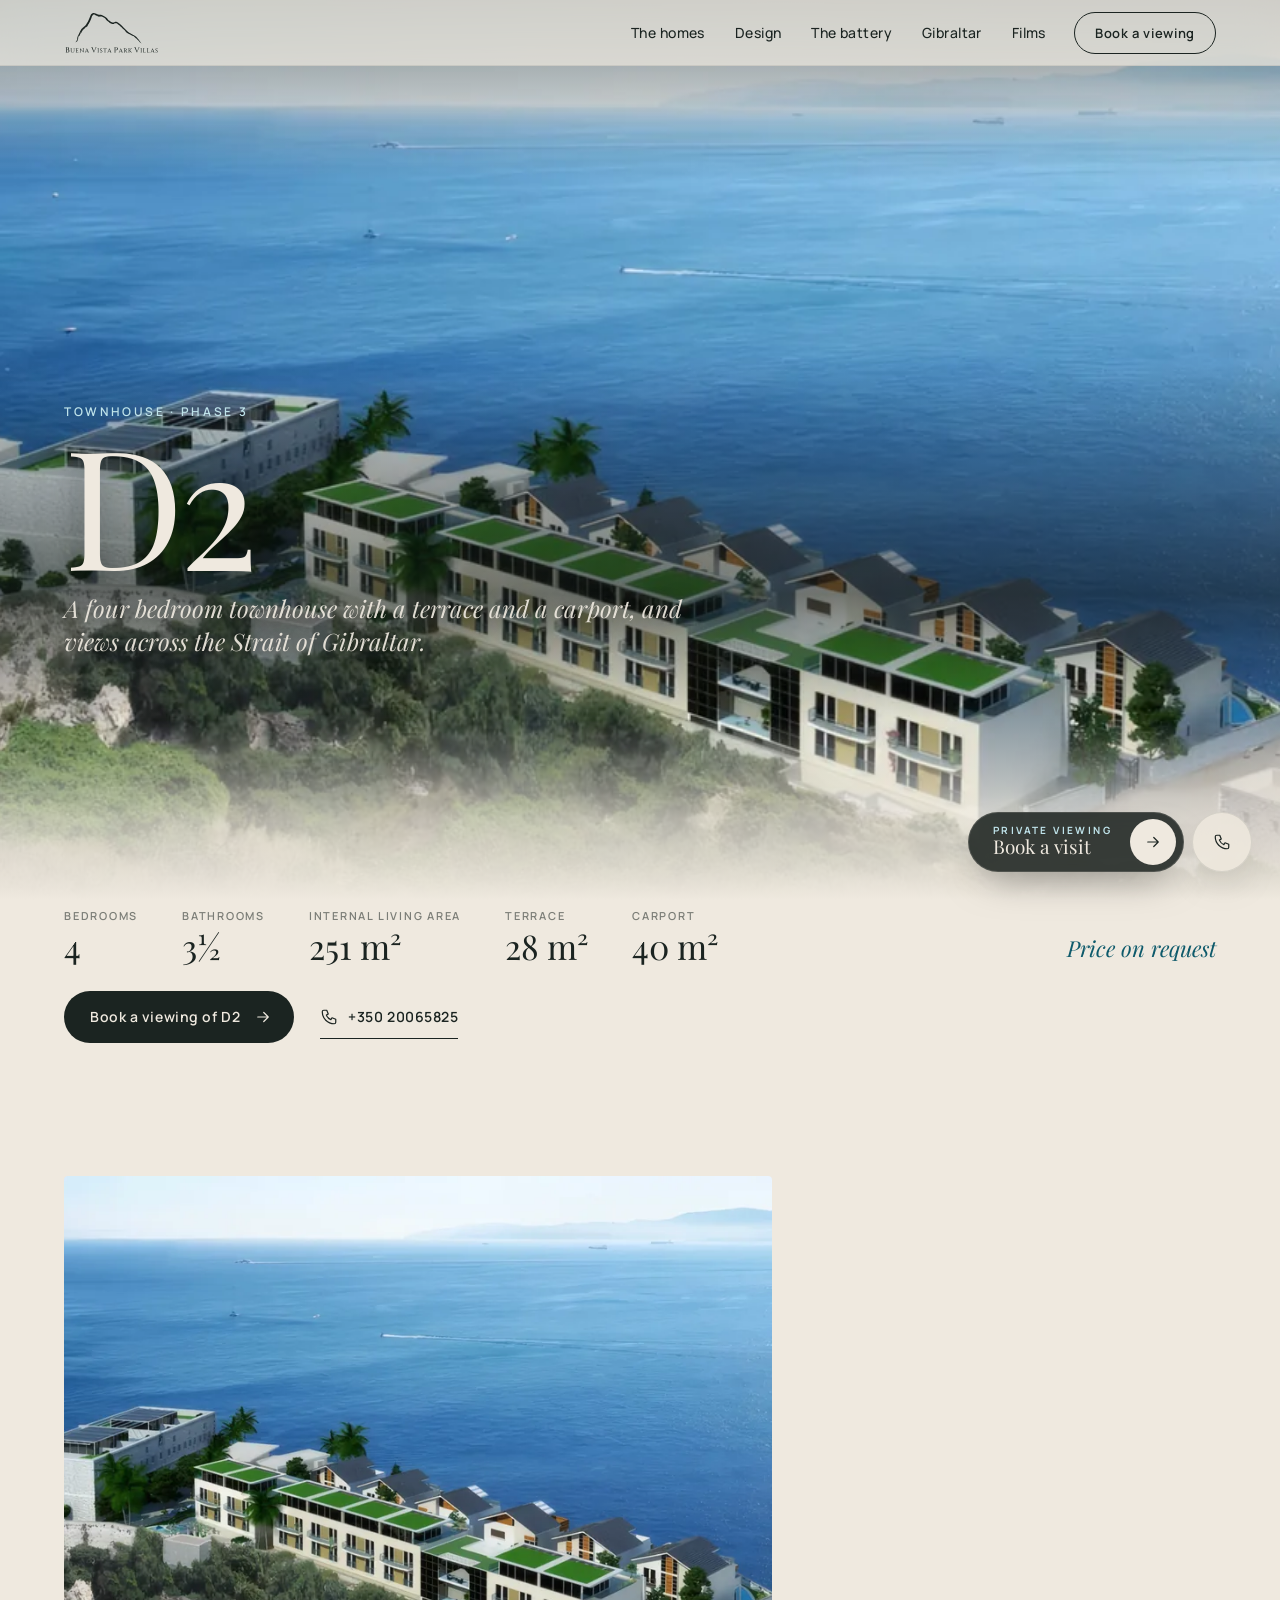
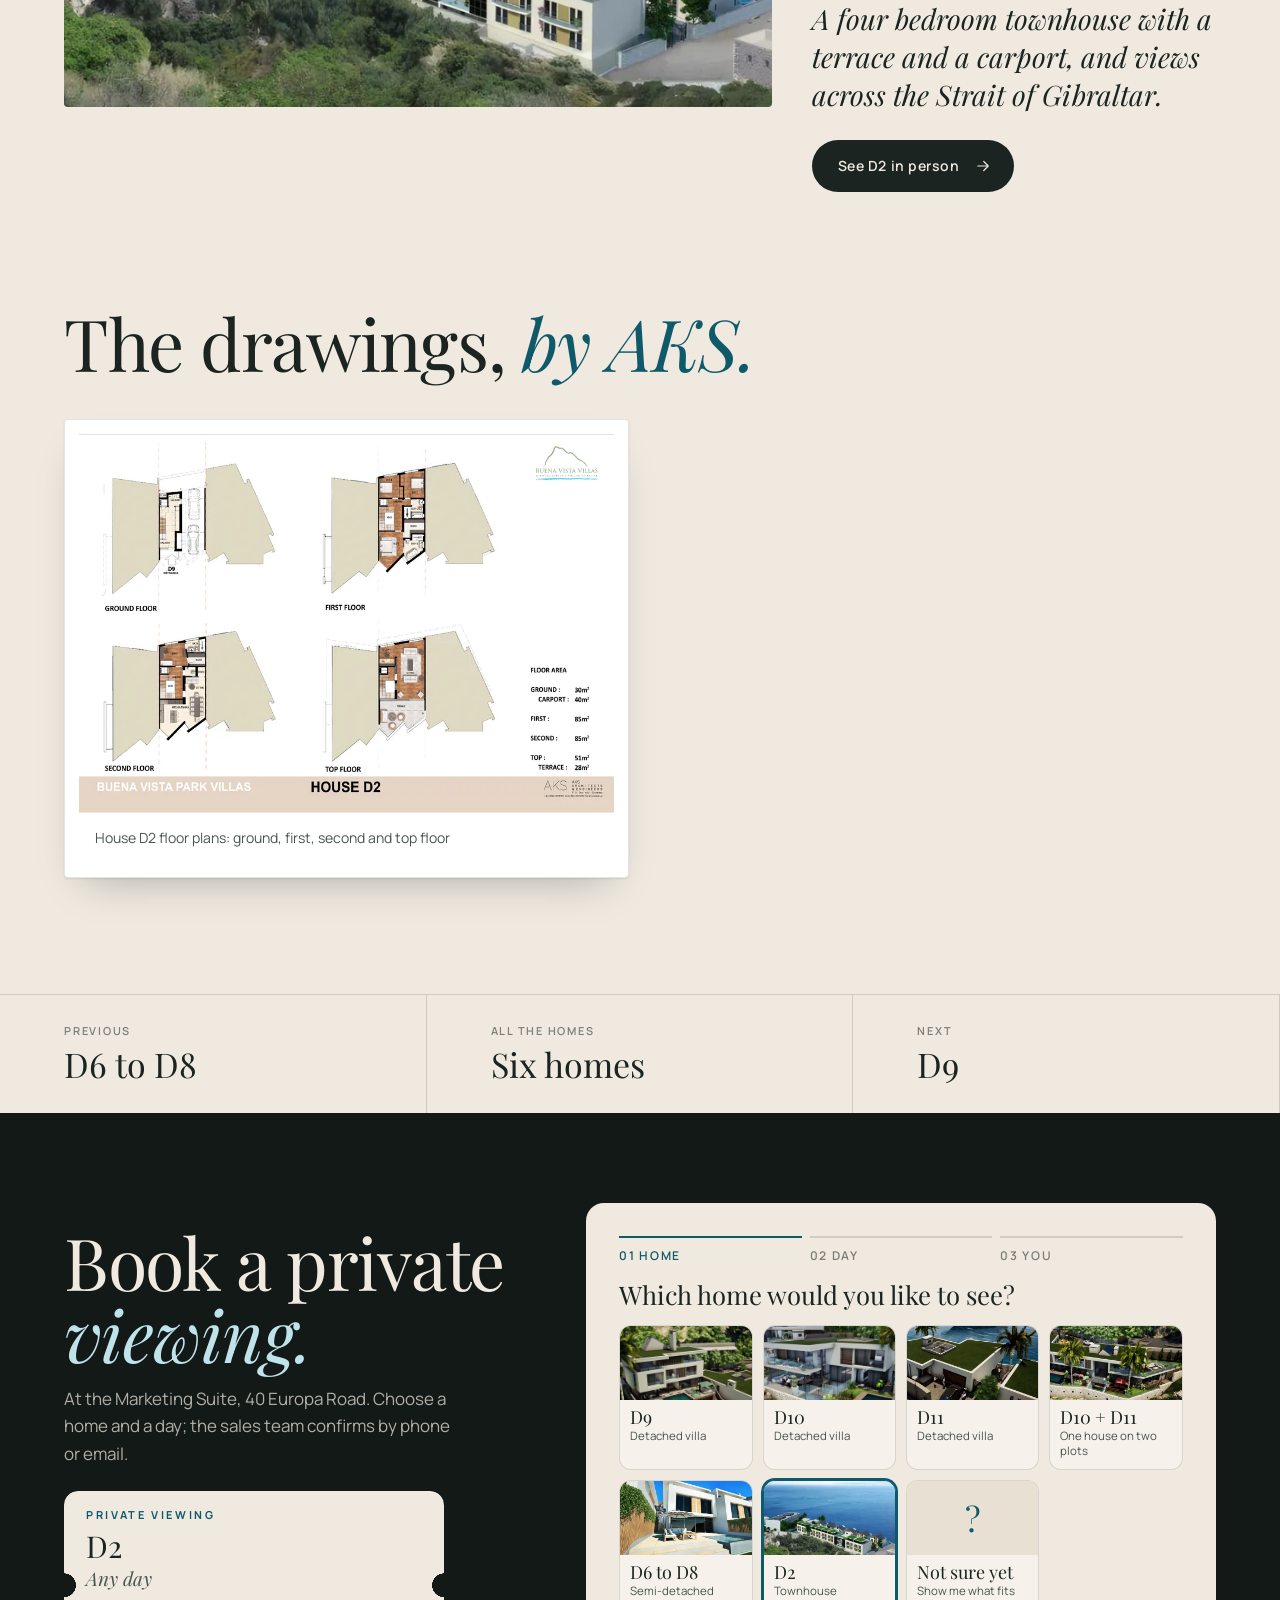
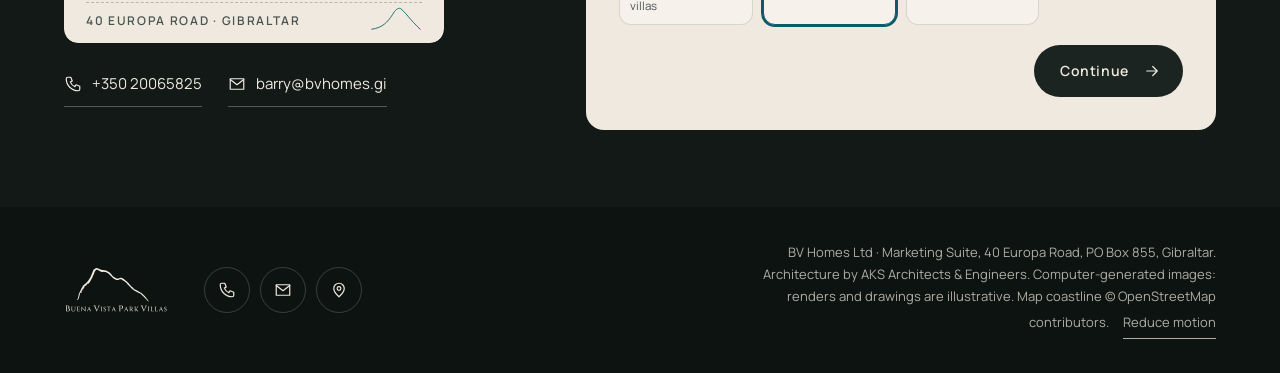
<file: homes/d2.html>
<!doctype html>
<html lang="en-GB">
<head>
<meta charset="utf-8">
<meta name="viewport" content="width=device-width, initial-scale=1, viewport-fit=cover">
<title>D2, townhouse | Buena Vista Park Villas, Gibraltar</title>
<meta name="description" content="D2 at Buena Vista Park Villas, Gibraltar: townhouse, 4 bedrooms, 251 m² internal. Plans by AKS. Price on request. Book a private viewing: +350 20065825.">
<meta name="robots" content="noindex">
<link rel="canonical" href="https://tomas476.github.io/buena-vista/homes/d2.html">
<meta property="og:type" content="website">
<meta property="og:site_name" content="Buena Vista Park Villas">
<meta property="og:title" content="D2, townhouse | Buena Vista Park Villas, Gibraltar">
<meta property="og:description" content="D2 at Buena Vista Park Villas, Gibraltar: townhouse, 4 bedrooms, 251 m² internal. Plans by AKS. Price on request. Book a private viewing: +350 20065825.">
<meta property="og:url" content="https://tomas476.github.io/buena-vista/homes/d2.html">
<meta property="og:image" content="https://tomas476.github.io/buena-vista/img/og-v2.jpg">
<meta property="og:image:width" content="1200">
<meta property="og:image:height" content="630">
<meta property="og:image:alt" content="Buena Vista Park Villas, Gibraltar: villas on the cliff edge above the sea.">
<meta name="twitter:card" content="summary_large_image">
<meta name="theme-color" content="#1B2421">
<link rel="icon" href="../img/icon.svg" type="image/svg+xml">
<link rel="apple-touch-icon" href="../img/icon-180.png">
<script>(function(){var d=document.documentElement;d.style.setProperty('--u',(innerHeight/100)+'px');try{if(localStorage.getItem('still')==='1')d.classList.add('still')}catch(e){}})()</script>
<link rel="preload" href="../fonts/bodoni.woff2" as="font" type="font/woff2" crossorigin>
<link rel="stylesheet" href="../css/site.css?v=2411a">
<script type="application/ld+json">{"@context": "https://schema.org", "@type": "Residence", "name": "Buena Vista Park Villas", "description": "Gated community of luxury villas and townhouses on the former Buena Vista Barracks, South District, Gibraltar.", "address": {"@type": "PostalAddress", "streetAddress": "40 Europa Road", "addressLocality": "Gibraltar", "addressCountry": "GI"}, "telephone": "+350 20065825", "email": "barry@bvhomes.gi"}</script>
</head>
<body class="sub house">
<svg width="0" height="0" style="position:absolute" aria-hidden="true">
  <symbol id="i-call" viewBox="0 0 24 24"><path d="M5 3h4l2 5-2.5 1.5a11 11 0 0 0 6 6L16 13l5 2v4a2 2 0 0 1-2 2A16 16 0 0 1 3 5a2 2 0 0 1 2-2Z"/></symbol>
  <symbol id="i-mail" viewBox="0 0 24 24"><path d="M3 5h18v14H3z"/><path d="m3 6 9 7 9-7"/></symbol>
  <symbol id="i-pin" viewBox="0 0 24 24"><path d="M12 21s7-6.2 7-11a7 7 0 1 0-14 0c0 4.8 7 11 7 11Z"/><circle cx="12" cy="10" r="2.5"/></symbol>
  <symbol id="i-wa" viewBox="0 0 24 24"><path d="M4 20l1.3-3.9A8 8 0 1 1 8 19z"/><path d="M9 8.5c0 3 2.5 6 5.5 6.5l1.2-1.4-1.8-1-1 .8a4.5 4.5 0 0 1-2.3-2.3l.8-1-1-1.8z"/></symbol>
  <symbol id="i-arrow" viewBox="0 0 24 24"><path d="M5 12h14M13 6l6 6-6 6"/></symbol>
  <symbol id="i-play" viewBox="0 0 24 24"><path d="M8 5.5v13l10.5-6.5z"/></symbol>
</svg>
<a class="skip" href="#main">Skip to content</a>

<header class="bar" id="bar">
  <a class="logo" href="../index.html" aria-label="Buena Vista Park Villas, home"><svg class="logo-svg" viewBox="0 -16 1260 556" aria-hidden="true"><g class="rock" transform="translate(94.1 -30) scale(0.93)"><path transform="translate(0 480) scale(.1 -.1)" d="M3123 4501 c-187 -69 -294 -165 -342 -306 -8 -22 -24 -62 -36 -90 -47 -105 -88 -205 -145 -355 -131 -349 -293 -656 -459 -870 -36 -47 -85 -110 -108 -141 -25 -35 -104 -108 -205 -190 -89 -73 -192 -161 -228 -195 -36 -33 -78 -69 -92 -78 -35 -23 -84 -100 -102 -159 -7 -25 -32 -67 -54 -94 -24 -28 -58 -89 -82 -148 -56 -134 -137 -303 -164 -340 -52 -72 -196 -387 -196 -431 0 -12 -5 -35 -11 -50 -5 -16 -17 -71 -25 -124 -24 -161 -31 -192 -64 -285 -17 -49 -36 -109 -42 -132 -8 -34 -23 -55 -76 -103 -53 -48 -63 -60 -49 -66 10 -4 25 0 35 9 9 8 29 18 43 22 14 3 44 23 66 43 23 20 52 45 66 54 36 25 84 155 102 279 19 124 16 120 70 112 38 -5 45 -3 45 11 0 10 -8 16 -22 16 -47 0 -52 12 -39 86 7 38 20 87 30 109 39 84 53 155 31 155 -5 0 -10 7 -10 16 0 8 4 13 9 9 5 -3 13 -1 16 5 4 6 14 10 23 9 10 -1 25 1 35 6 9 4 32 5 50 2 17 -3 41 -7 52 -9 19 -3 20 2 18 139 -2 89 1 143 7 143 6 0 10 -7 10 -15 0 -24 33 -86 44 -82 13 4 13 59 2 100 -8 28 -8 29 24 25 43 -4 53 39 20 84 -12 16 -20 37 -18 46 4 22 51 28 68 8 19 -23 32 -20 68 17 34 35 42 67 17 67 -8 0 -15 7 -15 15 0 8 8 15 18 15 22 0 54 32 51 52 -3 26 1 37 27 67 25 31 51 43 39 19 -4 -7 1 -4 10 7 12 15 15 31 10 66 -7 46 -7 46 106 124 168 116 205 159 240 275 18 59 45 61 67 5 8 -22 16 -41 18 -43 6 -9 47 38 65 75 17 34 28 45 60 55 55 16 114 92 186 238 31 63 71 131 89 151 66 76 122 186 353 699 58 129 111 279 111 316 0 31 30 86 111 200 71 100 123 148 153 140 11 -3 46 -6 77 -6 48 0 62 -5 99 -32 73 -56 113 -77 185 -99 39 -12 81 -29 95 -39 25 -18 135 -75 135 -70 0 1 38 -10 86 -24 98 -30 139 -32 199 -11 57 20 124 20 141 -1 11 -13 25 -15 75 -10 61 6 62 6 214 -70 223 -111 343 -195 426 -296 83 -102 285 -304 379 -379 39 -31 79 -66 89 -78 11 -11 25 -21 33 -21 7 0 13 -4 13 -9 0 -4 39 -33 86 -64 70 -46 92 -55 115 -50 31 6 63 -10 112 -56 28 -25 32 -26 155 -25 127 0 127 0 198 42 74 44 87 47 326 54 16 1 46 -13 75 -35 26 -20 107 -77 178 -126 241 -167 405 -307 521 -445 71 -86 93 -108 253 -257 159 -148 199 -189 263 -270 115 -146 173 -195 388 -330 87 -54 386 -209 404 -209 3 0 30 -11 61 -25 31 -15 95 -41 143 -59 231 -88 214 -75 562 -425 173 -174 342 -350 375 -391 102 -128 336 -352 352 -336 14 14 -95 186 -231 365 -39 51 -84 112 -100 135 -109 153 -354 412 -518 548 -64 52 -274 188 -291 188 -5 0 -198 110 -457 260 -36 21 -101 56 -145 78 -94 47 -173 103 -270 194 -38 35 -90 82 -115 103 -88 75 -183 171 -283 285 -119 134 -363 380 -492 496 -49 45 -121 109 -160 144 -202 181 -408 309 -531 329 -71 11 -113 2 -264 -59 -225 -91 -260 -85 -570 98 -80 47 -168 103 -197 124 -59 43 -238 259 -276 334 -61 119 -347 314 -607 413 -64 25 -221 54 -405 76 -208 25 -287 48 -518 156 -234 110 -362 137 -464 100z"/></g><g class="word" transform="translate(14.5 520) scale(0.1)"><path d="M131.0 -73.0V-627.0Q131.0 -653.0 112.0 -671.5Q93.0 -690.0 67.0 -690.0H55.0L54.0 -700.0H283.0Q354.0 -700.0 405.5 -680.0Q457.0 -660.0 484.5 -622.5Q512.0 -585.0 512.0 -532.0Q512.0 -488.0 495.5 -456.5Q479.0 -425.0 453.0 -406.5Q427.0 -388.0 398.0 -381.0Q450.0 -374.0 489.5 -348.0Q529.0 -322.0 550.0 -282.0Q571.0 -242.0 571.0 -190.0Q571.0 -132.0 541.5 -89.0Q512.0 -46.0 456.0 -23.0Q400.0 0.0 322.0 0.0H54.0L55.0 -10.0H67.0Q93.0 -10.0 112.0 -28.5Q131.0 -47.0 131.0 -73.0ZM224.0 -664.0V-39.0H305.0Q355.0 -39.0 390.5 -57.0Q426.0 -75.0 445.0 -111.0Q464.0 -147.0 464.0 -199.0Q464.0 -251.0 445.0 -284.5Q426.0 -318.0 396.0 -336.5Q366.0 -355.0 329.5 -362.5Q293.0 -370.0 258.0 -370.0V-379.0Q281.0 -379.0 307.0 -385.0Q333.0 -391.0 356.5 -406.0Q380.0 -421.0 394.5 -449.5Q409.0 -478.0 409.0 -523.0Q409.0 -570.0 393.0 -601.5Q377.0 -633.0 345.5 -648.5Q314.0 -664.0 269.0 -664.0Z M891.06 -546.0V-538.2H878.58Q861.4200000000001 -538.2 849.33 -527.28Q837.24 -516.36 837.24 -499.20000000000005V-202.8Q837.24 -146.64000000000001 857.13 -104.52000000000001Q877.02 -62.400000000000006 913.29 -39.39Q949.56 -16.38 997.9200000000001 -16.38Q1048.62 -16.38 1086.4499999999998 -38.22Q1124.28 -60.06 1144.9499999999998 -99.84Q1165.62 -139.62 1165.62 -192.66V-499.20000000000005Q1165.62 -516.36 1153.53 -527.28Q1141.44 -538.2 1124.28 -538.2H1111.8V-546.0H1262.3400000000001V-538.2H1249.8600000000001Q1232.7 -538.2 1220.6100000000001 -527.28Q1208.52 -516.36 1208.52 -499.20000000000005V-194.22Q1208.52 -132.6 1182.3899999999999 -86.58Q1156.26 -40.56 1107.51 -14.82Q1058.76 10.92 993.24 10.92Q922.26 10.92 870.78 -14.43Q819.3 -39.78 792.0 -85.8Q764.7 -131.82 764.7 -193.44V-499.20000000000005Q764.7 -516.36 752.61 -527.28Q740.52 -538.2 723.36 -538.2H710.88V-546.0Z M1791.12 -137.28 1749.0 0.0H1398.7799999999997V-7.800000000000001H1408.9199999999998Q1429.1999999999998 -7.800000000000001 1443.6299999999999 -22.230000000000004Q1458.06 -36.660000000000004 1458.84 -56.940000000000005V-489.06Q1458.84 -509.34000000000003 1444.02 -523.77Q1429.1999999999998 -538.2 1408.9199999999998 -538.2H1399.56L1398.7799999999997 -546.0H1648.3799999999999Q1665.54 -546.0 1684.6499999999999 -548.34Q1703.7599999999998 -550.6800000000001 1720.1399999999999 -553.8000000000001Q1736.52 -556.9200000000001 1743.54 -560.04V-449.28000000000003H1735.7399999999998V-461.76Q1735.7399999999998 -485.94 1720.1399999999999 -502.32Q1706.8799999999999 -515.58 1687.3799999999999 -518.7H1531.3799999999999V-282.36H1653.84Q1674.12 -283.14 1687.3799999999999 -297.18Q1700.6399999999999 -311.22 1700.6399999999999 -330.72V-340.08H1708.4399999999998V-198.12H1700.6399999999999V-208.26000000000002Q1700.6399999999999 -227.76000000000002 1687.3799999999999 -241.8Q1674.12 -255.84 1653.84 -255.84H1531.3799999999999V-27.3H1639.7999999999997Q1680.36 -27.3 1707.6599999999999 -40.95Q1734.9599999999998 -54.6 1752.8999999999999 -79.56Q1770.84 -104.52000000000001 1783.32 -137.28Z M1974.3599999999997 -557.7 2389.3199999999997 -131.82V-490.62Q2388.54 -510.90000000000003 2374.89 -524.5500000000001Q2361.24 -538.2 2340.9599999999996 -538.2H2326.14V-546.0H2511.7799999999997V-538.2H2497.74Q2478.24 -538.2 2464.2 -524.5500000000001Q2450.16 -510.90000000000003 2449.3799999999997 -490.62V-88.92Q2449.3799999999997 -62.400000000000006 2451.33 -39.39Q2453.2799999999997 -16.38 2454.8399999999997 -3.12L2457.18 10.92H2450.16L2034.4199999999998 -414.96000000000004L2035.1999999999998 -55.38Q2035.1999999999998 -35.88 2049.24 -21.840000000000003Q2063.2799999999997 -7.800000000000001 2082.7799999999997 -7.800000000000001H2097.6V0.0H1911.9599999999998V-7.800000000000001H1926.7799999999997Q1946.2799999999997 -7.800000000000001 1960.3199999999997 -21.840000000000003Q1974.3599999999997 -35.88 1974.3599999999997 -55.38V-460.2Q1974.3599999999997 -501.54 1970.4599999999998 -529.62L1966.5599999999997 -557.7Z M2881.4399999999996 -558.48 3099.0599999999995 -54.6Q3110.7599999999998 -29.64 3129.4799999999996 -19.5Q3148.2 -7.800000000000001 3166.1399999999994 -7.800000000000001H3172.3799999999997V0.0H2972.7V-7.800000000000001H2979.7199999999993Q2995.3199999999997 -7.800000000000001 3007.0199999999995 -20.67Q3018.7199999999993 -33.54 3009.3599999999997 -56.940000000000005L2963.3399999999997 -177.06H2762.0999999999995L2712.9599999999996 -54.6Q2708.2799999999997 -40.56 2712.1799999999994 -30.42Q2716.0799999999995 -19.5 2725.0499999999993 -13.65Q2734.0199999999995 -7.800000000000001 2743.3799999999997 -7.800000000000001H2750.3999999999996V0.0H2590.4999999999995V-7.800000000000001H2597.5199999999995Q2615.4599999999996 -7.800000000000001 2634.1799999999994 -19.5Q2651.3399999999997 -28.86 2663.0399999999995 -50.7L2842.4399999999996 -471.12Q2843.2199999999993 -472.68 2848.2899999999995 -483.21000000000004Q2853.3599999999997 -493.74 2859.2099999999996 -508.56Q2865.0599999999995 -523.38 2869.74 -537.4200000000001Q2874.4199999999996 -551.46 2874.4199999999996 -558.48ZM2773.0199999999995 -203.58H2953.2L2865.0599999999995 -434.46000000000004Z M3811.8999999999996 16.0 3524.8999999999996 -627.0Q3509.8999999999996 -661.0 3484.8999999999996 -675.5Q3459.8999999999996 -690.0 3436.8999999999996 -690.0H3428.8999999999996V-700.0H3684.8999999999996V-690.0H3675.8999999999996Q3656.8999999999996 -690.0 3642.3999999999996 -674.0Q3627.8999999999996 -658.0 3638.8999999999996 -628.0H3637.8999999999996L3833.8999999999996 -141.0L4040.8999999999996 -633.0Q4048.8999999999996 -659.0 4034.8999999999996 -674.0Q4019.8999999999996 -690.0 4000.8999999999996 -690.0H3991.8999999999996V-700.0H4196.9V-690.0H4187.9Q4165.9 -690.0 4140.9 -675.5Q4115.9 -661.0 4099.9 -627.0L3861.8999999999996 -96.0Q3861.8999999999996 -94.0 3855.3999999999996 -80.5Q3848.8999999999996 -67.0 3840.8999999999996 -48.0Q3832.8999999999996 -29.0 3827.3999999999996 -11.0Q3821.8999999999996 7.0 3820.8999999999996 16.0Z M4343.08 -56.940000000000005V-489.06Q4342.299999999999 -509.34000000000003 4327.869999999999 -523.77Q4313.44 -538.2 4293.16 -538.2H4283.0199999999995V-546.0H4475.679999999999V-538.2H4465.54Q4445.259999999999 -538.2 4430.83 -523.77Q4416.4 -509.34000000000003 4415.62 -489.06V-56.940000000000005Q4416.4 -36.660000000000004 4430.83 -22.230000000000004Q4445.259999999999 -7.800000000000001 4465.54 -7.800000000000001H4475.679999999999V0.0H4283.0199999999995V-7.800000000000001H4293.16Q4313.44 -7.800000000000001 4327.869999999999 -22.230000000000004Q4342.299999999999 -36.660000000000004 4343.08 -56.940000000000005Z M4779.82 -556.9200000000001Q4793.08 -556.9200000000001 4810.24 -555.3600000000001Q4827.4 -553.8000000000001 4844.5599999999995 -551.46Q4850.799999999999 -549.9 4857.039999999999 -549.12H4896.04V-532.74L4892.919999999999 -446.94H4885.9Q4885.9 -485.16 4858.599999999999 -507.78Q4831.299999999999 -530.4 4789.959999999999 -530.4Q4746.28 -530.4 4719.369999999999 -505.04999999999995Q4692.459999999999 -479.7 4692.459999999999 -445.38Q4691.679999999999 -428.22 4701.429999999999 -409.11Q4711.179999999999 -390.0 4731.459999999999 -373.62L4883.5599999999995 -246.48000000000002Q4910.86 -225.42000000000002 4922.17 -197.73000000000002Q4933.48 -170.04 4932.7 -140.4Q4931.139999999999 -71.76 4886.679999999999 -30.42Q4842.219999999999 10.92 4766.5599999999995 10.92Q4742.379999999999 10.92 4714.689999999999 6.24Q4686.999999999999 1.56 4662.82 -8.190000000000001Q4638.639999999999 -17.94 4623.82 -33.54Q4619.919999999999 -47.58 4620.3099999999995 -68.25Q4620.7 -88.92 4624.99 -110.75999999999999Q4629.28 -132.6 4636.299999999999 -149.76H4643.32Q4639.419999999999 -109.98 4654.629999999999 -78.78Q4669.839999999999 -47.58 4699.089999999999 -30.81Q4728.339999999999 -14.040000000000001 4766.5599999999995 -15.600000000000001Q4812.58 -17.16 4842.61 -44.07Q4872.639999999999 -70.98 4872.639999999999 -114.66000000000001Q4872.639999999999 -137.28 4862.5 -156.0Q4852.36 -174.72 4831.299999999999 -189.54000000000002L4686.219999999999 -312.78000000000003Q4656.58 -334.62 4644.1 -364.26Q4631.62 -393.90000000000003 4633.179999999999 -423.54Q4634.74 -458.64000000000004 4651.9 -489.45000000000005Q4669.0599999999995 -520.26 4701.429999999999 -538.59Q4733.799999999999 -556.9200000000001 4779.82 -556.9200000000001Z M5515.3 -560.82V-450.06L5507.5 -450.84000000000003V-462.54Q5507.5 -487.5 5491.51 -503.49Q5475.52 -519.48 5450.56 -520.26H5317.96V-56.940000000000005Q5318.74 -36.660000000000004 5333.17 -22.230000000000004Q5347.6 -7.800000000000001 5367.88 -7.800000000000001H5378.02V0.0H5185.36V-7.800000000000001H5195.5Q5215.78 -7.800000000000001 5230.21 -22.230000000000004Q5244.64 -36.660000000000004 5245.42 -56.940000000000005V-520.26H5112.82Q5087.86 -519.48 5071.87 -503.49Q5055.88 -487.5 5055.88 -462.54V-450.84000000000003L5048.08 -450.06V-560.82Q5055.88 -557.7 5071.87 -554.58Q5087.86 -551.46 5107.36 -549.12Q5126.86 -546.78 5143.24 -546.78H5420.14Q5437.3 -546.78 5456.41 -549.12Q5475.52 -551.46 5491.9 -554.58Q5508.28 -557.7 5515.3 -560.82Z M5867.0199999999995 -558.48 6084.639999999999 -54.6Q6096.339999999999 -29.64 6115.0599999999995 -19.5Q6133.78 -7.800000000000001 6151.719999999999 -7.800000000000001H6157.959999999999V0.0H5958.28V-7.800000000000001H5965.299999999999Q5980.9 -7.800000000000001 5992.599999999999 -20.67Q6004.299999999999 -33.54 5994.94 -56.940000000000005L5948.919999999999 -177.06H5747.679999999999L5698.539999999999 -54.6Q5693.86 -40.56 5697.759999999999 -30.42Q5701.66 -19.5 5710.629999999999 -13.65Q5719.599999999999 -7.800000000000001 5728.959999999999 -7.800000000000001H5735.98V0.0H5576.08V-7.800000000000001H5583.099999999999Q5601.039999999999 -7.800000000000001 5619.759999999999 -19.5Q5636.919999999999 -28.86 5648.62 -50.7L5828.0199999999995 -471.12Q5828.799999999999 -472.68 5833.869999999999 -483.21000000000004Q5838.94 -493.74 5844.789999999999 -508.56Q5850.639999999999 -523.38 5855.32 -537.4200000000001Q5859.999999999999 -551.46 5859.999999999999 -558.48ZM5758.599999999999 -203.58H5938.78L5850.639999999999 -434.46000000000004Z M6562.48 -73.0V-627.0Q6562.48 -653.0 6543.48 -671.5Q6524.48 -690.0 6498.48 -690.0H6486.48L6485.48 -700.0H6770.48Q6842.48 -700.0 6890.98 -676.5Q6939.48 -653.0 6964.98 -609.5Q6990.48 -566.0 6990.48 -507.0Q6991.48 -460.0 6972.98 -421.5Q6954.48 -383.0 6923.48 -357.0Q6892.48 -331.0 6852.98 -318.5Q6813.48 -306.0 6771.48 -310.0Q6729.48 -314.0 6689.48 -337.0V-347.0L6705.48 -345.0Q6720.48 -344.0 6744.98 -346.0Q6769.48 -348.0 6795.98 -358.0Q6822.48 -368.0 6845.98 -392.0Q6869.48 -416.0 6881.48 -457.0Q6884.48 -469.0 6886.48 -485.5Q6888.48 -502.0 6887.48 -517.0Q6886.48 -584.0 6851.98 -625.0Q6817.48 -666.0 6754.48 -666.0H6655.48V-73.0Q6656.48 -47.0 6674.98 -28.5Q6693.48 -10.0 6719.48 -10.0H6732.48V0.0H6485.48V-10.0H6498.48Q6524.48 -10.0 6542.98 -28.5Q6561.48 -47.0 6562.48 -73.0Z M7371.94 -558.48 7589.5599999999995 -54.6Q7601.259999999999 -29.64 7619.98 -19.5Q7638.7 -7.800000000000001 7656.639999999999 -7.800000000000001H7662.879999999999V0.0H7463.2V-7.800000000000001H7470.219999999999Q7485.82 -7.800000000000001 7497.5199999999995 -20.67Q7509.219999999999 -33.54 7499.86 -56.940000000000005L7453.839999999999 -177.06H7252.599999999999L7203.459999999999 -54.6Q7198.78 -40.56 7202.679999999999 -30.42Q7206.58 -19.5 7215.549999999999 -13.65Q7224.5199999999995 -7.800000000000001 7233.879999999999 -7.800000000000001H7240.9V0.0H7081.0V-7.800000000000001H7088.0199999999995Q7105.959999999999 -7.800000000000001 7124.679999999999 -19.5Q7141.839999999999 -28.86 7153.54 -50.7L7332.94 -471.12Q7333.719999999999 -472.68 7338.789999999999 -483.21000000000004Q7343.86 -493.74 7349.709999999999 -508.56Q7355.5599999999995 -523.38 7360.24 -537.4200000000001Q7364.919999999999 -551.46 7364.919999999999 -558.48ZM7263.5199999999995 -203.58H7443.7L7355.5599999999995 -434.46000000000004Z M7813.36 -56.940000000000005V-489.06Q7812.58 -509.34000000000003 7798.15 -523.77Q7783.719999999999 -538.2 7763.44 -538.2H7753.299999999999V-546.0H7982.62Q8017.719999999999 -546.0 8048.139999999999 -536.64Q8078.5599999999995 -527.28 8100.01 -508.95Q8121.46 -490.62 8133.9400000000005 -463.32000000000005Q8146.42 -436.02000000000004 8146.42 -399.36Q8146.42 -363.48 8130.04 -329.55Q8113.66 -295.62 8084.41 -273.78Q8055.16 -251.94 8015.379999999999 -250.38Q8032.54 -244.14000000000001 8049.7 -226.20000000000002Q8066.86 -208.26000000000002 8079.339999999999 -191.1Q8079.339999999999 -190.32 8089.089999999999 -176.28Q8098.839999999999 -162.24 8113.66 -141.57Q8128.48 -120.9 8143.69 -100.62Q8158.9 -80.34 8170.599999999999 -67.08Q8186.2 -48.36 8201.41 -35.49Q8216.619999999999 -22.62 8234.169999999998 -15.21Q8251.72 -7.800000000000001 8273.56 -7.800000000000001V0.0H8218.96Q8181.5199999999995 0.0 8152.66 -9.75Q8123.799999999999 -19.5 8102.74 -36.269999999999996Q8081.679999999999 -53.04 8066.86 -72.54Q8063.74 -78.0 8053.99 -92.82Q8044.24 -107.64 8032.15 -126.75Q8020.0599999999995 -145.86 8008.36 -164.58Q7996.66 -183.3 7988.08 -196.95Q7979.5 -210.6 7977.16 -214.5Q7963.9 -235.56 7947.5199999999995 -250.77Q7931.139999999999 -265.98 7911.639999999999 -266.76V-274.56Q7912.42 -274.56 7922.95 -274.17Q7933.48 -273.78000000000003 7947.5199999999995 -274.56Q7967.799999999999 -275.34000000000003 7990.8099999999995 -281.58000000000004Q8013.82 -287.82 8032.93 -305.76Q8052.04 -323.7 8061.4 -358.8Q8063.74 -366.6 8064.91 -378.3Q8066.08 -390.0 8065.299999999999 -402.48Q8064.5199999999995 -456.3 8038.389999999999 -486.33000000000004Q8012.259999999999 -516.36 7970.139999999999 -517.9200000000001Q7952.2 -519.48 7932.7 -519.09Q7913.2 -518.7 7899.16 -518.7H7885.9V-56.940000000000005Q7885.9 -36.660000000000004 7900.719999999999 -22.230000000000004Q7915.54 -7.800000000000001 7935.82 -7.800000000000001H7945.179999999999V0.0H7753.299999999999V-7.800000000000001H7763.44Q7783.719999999999 -7.800000000000001 7798.15 -22.230000000000004Q7812.58 -36.660000000000004 7813.36 -56.940000000000005Z M8418.58 -56.940000000000005V-489.06Q8417.8 -509.34000000000003 8403.369999999999 -523.77Q8388.94 -538.2 8368.66 -538.2H8358.52V-546.0H8551.18V-538.2H8541.039999999999Q8520.76 -538.2 8506.33 -523.77Q8491.9 -509.34000000000003 8491.119999999999 -489.06V-56.940000000000005Q8491.9 -36.660000000000004 8506.33 -22.230000000000004Q8520.76 -7.800000000000001 8541.039999999999 -7.800000000000001H8551.18V0.0H8358.52V-7.800000000000001H8368.66Q8388.94 -7.800000000000001 8403.369999999999 -22.230000000000004Q8417.8 -36.660000000000004 8418.58 -56.940000000000005ZM8843.68 -546.0V-538.98H8840.56Q8814.82 -538.98 8792.199999999999 -528.84Q8775.039999999999 -520.26 8761.0 -507.78000000000003L8583.16 -300.3L8789.86 -45.24Q8807.02 -27.3 8824.18 -17.94Q8841.34 -8.58 8865.52 -7.800000000000001V0.0H8821.84Q8814.039999999999 0.0 8797.66 -1.17Q8781.279999999999 -2.34 8761.779999999999 -7.0200000000000005Q8742.279999999999 -11.700000000000001 8722.779999999999 -22.23Q8703.279999999999 -32.76 8688.46 -51.480000000000004Q8686.9 -53.04 8674.029999999999 -69.03Q8661.16 -85.02 8641.66 -109.59Q8622.16 -134.16 8600.71 -161.46Q8579.26 -188.76000000000002 8559.76 -212.16L8528.56 -251.16L8516.08 -266.76L8700.94 -502.32Q8711.08 -515.58 8704.45 -527.28Q8697.82 -538.98 8682.22 -538.98H8674.42V-546.0Z M9506.6 16.0 9219.6 -627.0Q9204.6 -661.0 9179.6 -675.5Q9154.6 -690.0 9131.6 -690.0H9123.6V-700.0H9379.6V-690.0H9370.6Q9351.6 -690.0 9337.1 -674.0Q9322.6 -658.0 9333.6 -628.0H9332.6L9528.6 -141.0L9735.6 -633.0Q9743.6 -659.0 9729.6 -674.0Q9714.6 -690.0 9695.6 -690.0H9686.6V-700.0H9891.6V-690.0H9882.6Q9860.6 -690.0 9835.6 -675.5Q9810.6 -661.0 9794.6 -627.0L9556.6 -96.0Q9556.6 -94.0 9550.1 -80.5Q9543.6 -67.0 9535.6 -48.0Q9527.6 -29.0 9522.1 -11.0Q9516.6 7.0 9515.6 16.0Z M10037.78 -56.940000000000005V-489.06Q10037.0 -509.34000000000003 10022.57 -523.77Q10008.140000000001 -538.2 9987.86 -538.2H9977.720000000001V-546.0H10170.380000000001V-538.2H10160.24Q10139.960000000001 -538.2 10125.53 -523.77Q10111.1 -509.34000000000003 10110.32 -489.06V-56.940000000000005Q10111.1 -36.660000000000004 10125.53 -22.230000000000004Q10139.960000000001 -7.800000000000001 10160.24 -7.800000000000001H10170.380000000001V0.0H9977.720000000001V-7.800000000000001H9987.86Q10008.140000000001 -7.800000000000001 10022.57 -22.230000000000004Q10037.0 -36.660000000000004 10037.78 -56.940000000000005Z M10706.18 -137.28 10664.060000000001 0.0H10313.840000000002V-7.800000000000001H10323.980000000001Q10344.260000000002 -7.800000000000001 10358.690000000002 -22.230000000000004Q10373.12 -36.660000000000004 10373.900000000001 -56.940000000000005V-489.06Q10373.12 -509.34000000000003 10358.690000000002 -523.77Q10344.260000000002 -538.2 10323.980000000001 -538.2H10313.840000000002V-546.0H10506.500000000002V-538.2H10496.36Q10476.080000000002 -538.2 10461.650000000001 -523.77Q10447.220000000001 -509.34000000000003 10446.44 -489.06V-27.3H10554.86Q10595.420000000002 -27.3 10622.720000000001 -40.95Q10650.02 -54.6 10667.960000000001 -79.56Q10685.900000000001 -104.52000000000001 10698.380000000001 -137.28Z M11218.580000000002 -137.28 11176.460000000001 0.0H10826.240000000002V-7.800000000000001H10836.380000000001Q10856.660000000002 -7.800000000000001 10871.09 -22.230000000000004Q10885.52 -36.660000000000004 10886.300000000001 -56.940000000000005V-489.06Q10885.52 -509.34000000000003 10871.09 -523.77Q10856.660000000002 -538.2 10836.380000000001 -538.2H10826.240000000002V-546.0H11018.900000000001V-538.2H11008.76Q10988.480000000001 -538.2 10974.050000000001 -523.77Q10959.62 -509.34000000000003 10958.84 -489.06V-27.3H11067.26Q11107.820000000002 -27.3 11135.12 -40.95Q11162.42 -54.6 11180.36 -79.56Q11198.300000000001 -104.52000000000001 11210.78 -137.28Z M11574.98 -558.48 11792.6 -54.6Q11804.300000000001 -29.64 11823.02 -19.5Q11841.74 -7.800000000000001 11859.68 -7.800000000000001H11865.92V0.0H11666.24V-7.800000000000001H11673.26Q11688.86 -7.800000000000001 11700.560000000001 -20.67Q11712.26 -33.54 11702.9 -56.940000000000005L11656.880000000001 -177.06H11455.640000000001L11406.5 -54.6Q11401.82 -40.56 11405.720000000001 -30.42Q11409.62 -19.5 11418.59 -13.65Q11427.560000000001 -7.800000000000001 11436.92 -7.800000000000001H11443.94V0.0H11284.04V-7.800000000000001H11291.060000000001Q11309.0 -7.800000000000001 11327.720000000001 -19.5Q11344.880000000001 -28.86 11356.58 -50.7L11535.98 -471.12Q11536.76 -472.68 11541.83 -483.21000000000004Q11546.9 -493.74 11552.75 -508.56Q11558.6 -523.38 11563.28 -537.4200000000001Q11567.960000000001 -551.46 11567.960000000001 -558.48ZM11466.560000000001 -203.58H11646.74L11558.6 -434.46000000000004Z M12116.24 -556.9200000000001Q12129.5 -556.9200000000001 12146.66 -555.3600000000001Q12163.82 -553.8000000000001 12180.980000000001 -551.46Q12187.220000000001 -549.9 12193.460000000001 -549.12H12232.460000000001V-532.74L12229.34 -446.94H12222.32Q12222.32 -485.16 12195.02 -507.78Q12167.720000000001 -530.4 12126.380000000001 -530.4Q12082.7 -530.4 12055.79 -505.04999999999995Q12028.880000000001 -479.7 12028.880000000001 -445.38Q12028.1 -428.22 12037.85 -409.11Q12047.6 -390.0 12067.880000000001 -373.62L12219.980000000001 -246.48000000000002Q12247.28 -225.42000000000002 12258.59 -197.73000000000002Q12269.900000000001 -170.04 12269.12 -140.4Q12267.560000000001 -71.76 12223.100000000002 -30.42Q12178.640000000001 10.92 12102.980000000001 10.92Q12078.800000000001 10.92 12051.11 6.24Q12023.42 1.56 11999.240000000002 -8.190000000000001Q11975.060000000001 -17.94 11960.24 -33.54Q11956.34 -47.58 11956.73 -68.25Q11957.12 -88.92 11961.41 -110.75999999999999Q11965.7 -132.6 11972.720000000001 -149.76H11979.74Q11975.84 -109.98 11991.05 -78.78Q12006.26 -47.58 12035.51 -30.81Q12064.76 -14.040000000000001 12102.980000000001 -15.600000000000001Q12149.0 -17.16 12179.03 -44.07Q12209.060000000001 -70.98 12209.060000000001 -114.66000000000001Q12209.060000000001 -137.28 12198.920000000002 -156.0Q12188.78 -174.72 12167.720000000001 -189.54000000000002L12022.640000000001 -312.78000000000003Q11993.0 -334.62 11980.52 -364.26Q11968.04 -393.90000000000003 11969.6 -423.54Q11971.16 -458.64000000000004 11988.32 -489.45000000000005Q12005.480000000001 -520.26 12037.850000000002 -538.59Q12070.220000000001 -556.9200000000001 12116.24 -556.9200000000001Z"/></g></svg></a>
  <nav class="nav" aria-label="Main">
    <a href="../index.html#homes">The homes</a>
    <a href="../index.html#made">Design</a>
    <a href="../index.html#site">The battery</a>
    <a href="../index.html#gibraltar">Gibraltar</a>
    <a href="../index.html#films">Films</a>
  </nav>
  <a class="bar-cta" href="../viewing.html" data-cta="bar-viewing">Book a viewing</a>
  <button class="menu-btn" id="menuBtn" type="button" aria-expanded="false" aria-controls="menu"><span></span><span></span><b class="sr">Menu</b></button>
</header>

<div class="menu" id="menu" hidden>
  <nav aria-label="Menu">
    <a href="../index.html#homes">The homes</a>
    <a href="../index.html#made">Design your home</a>
    <a href="../index.html#site">The battery</a>
    <a href="../index.html#gibraltar">Gibraltar</a>
    <a href="../index.html#films">Films</a>
    <a href="../viewing.html" data-cta="menu-viewing"><em>Book a private viewing</em></a>
  </nav>
  <p class="menu-foot"><a href="tel:+35020065825" data-cta="menu-call"><svg class="ico" aria-hidden="true"><use href="#i-call"/></svg>+350 20065825</a><a href="mailto:barry@bvhomes.gi" data-cta="menu-mail"><svg class="ico" aria-hidden="true"><use href="#i-mail"/></svg>barry@bvhomes.gi</a></p>
</div>

<main id="main">

<article class="hd">
  <header class="hd-top">
    <figure class="hd-pic"><img src="../img/town-900.webp" srcset="../img/town-480.webp 480w, ../img/town-900.webp 900w" sizes="100vw" width="900" height="604" alt="Render of the development along the cliff: rows of townhouses with solar roofs above the sea" fetchpriority="high" decoding="async"></figure>
    <div class="hd-head">
      <p class="hd-kind">Townhouse · Phase 3</p>
      <h1 class="hd-code">D2</h1>
      <p class="hd-line">A four bedroom townhouse with a terrace and a carport, and views across the Strait of Gibraltar.</p>
    </div>
  </header>
  <section class="hd-facts">
    <dl class="nums"><div><dt>Bedrooms</dt><dd>4</dd></div><div><dt>Bathrooms</dt><dd>3½</dd></div><div><dt>Internal living area</dt><dd>251 m²</dd></div><div><dt>Terrace</dt><dd>28 m²</dd></div><div><dt>Carport</dt><dd>40 m²</dd></div></dl>
    <p class="hd-price">Price on request</p>
    <p class="hd-go"><a class="btn" href="#viewing" data-cta="home-d2-viewing">Book a viewing of D2 <svg class="arw" aria-hidden="true"><use href="#i-arrow"/></svg></a><a class="link" href="tel:+35020065825" data-cta="home-d2-call"><svg class="ico" aria-hidden="true"><use href="#i-call"/></svg>+350 20065825</a></p>
  </section>
  
  <section class="hd-gal">
    <figure class="hg-a"><img src="../img/town-900.webp" srcset="../img/town-480.webp 480w, ../img/town-900.webp 900w" sizes="(min-width:1000px) 58vw, 100vw" width="900" height="604" alt="Render of the development along the cliff: rows of townhouses with solar roofs above the sea" loading="lazy" decoding="async" style="object-position: 80% 60%"></figure>
    <figure class="hg-b"><img src="../img/town-900.webp" srcset="../img/town-480.webp 480w, ../img/town-900.webp 900w" sizes="(min-width:1000px) 30vw, 60vw" width="900" height="604" alt="Render of the development along the cliff: rows of townhouses with solar roofs above the sea" loading="lazy" decoding="async" style="object-position: 20% 70%"></figure>
    <blockquote class="hg-q"><p>A four bedroom townhouse with a terrace and a carport, and views across the Strait of Gibraltar.</p><a class="btn" href="#viewing" data-cta="home-d2-gallery-viewing">See D2 in person <svg class="arw" aria-hidden="true"><use href="#i-arrow"/></svg></a></blockquote>
  </section>
  <section class="hd-docs">
    <h2 class="h">The drawings, <em>by AKS.</em></h2>
    
    <ul class="docs">
      <li><a class="doc" href="../img/plan-d2-900.webp" data-cap="House D2 floor plans: ground, first, second and top floor"><img src="../img/plan-d2-900.webp" srcset="../img/plan-d2-480.webp 480w, ../img/plan-d2-900.webp 900w" sizes="(min-width:900px) 46vw, 92vw" width="900" height="636" alt="House D2 floor plans: ground, first, second and top floor" loading="lazy" decoding="async"><span>House D2 floor plans: ground, first, second and top floor</span></a></li>
    </ul>
  </section>
  <nav class="hd-next" aria-label="Other homes">
    <a href="d6-d8.html"><span>Previous</span>D6 to D8</a>
    <a href="../index.html#homes"><span>All the homes</span>Six homes</a>
    <a href="d9.html"><span>Next</span>D9</a>
  </nav>
</article>
<section class="ask" id="viewing">
  <div class="ask-in">
    <div class="ask-side">
      <h2 class="h light">Book a private <em>viewing.</em></h2>
      <p class="ask-lead">At the Marketing Suite, 40 Europa Road. Choose a home and a day; the sales team confirms by phone or email.</p>
      <div class="ticket" aria-live="polite">
        <p class="ticket-k">Private viewing</p>
        <p class="ticket-home" id="tHome">Choose a home</p>
        <p class="ticket-when" id="tWhen">Any day</p>
        <p class="ticket-where">40 Europa Road · Gibraltar</p>
        <svg class="ticket-rock" viewBox="0 0 120 60" aria-hidden="true"><path d="M4 56 C 30 52 40 40 52 22 C 58 12 64 6 70 8 C 80 14 92 34 116 56"/></svg>
      </div>
      <p class="ask-direct"><a href="tel:+35020065825" data-cta="ask-call"><svg class="ico" aria-hidden="true"><use href="#i-call"/></svg>+350 20065825</a><a href="mailto:barry@bvhomes.gi" data-cta="ask-mail"><svg class="ico" aria-hidden="true"><use href="#i-mail"/></svg>barry@bvhomes.gi</a></p>
    </div>
    <form class="steps" id="viewForm" novalidate>
      <input type="hidden" name="source" id="leadSource" value="direct">
      <input type="hidden" name="day" id="viewDay" value="">
      <ol class="steps-dots" aria-hidden="true"><li class="on">Home</li><li>Day</li><li>You</li></ol>
      <p class="sr" id="stepCount" aria-live="polite">Step 1 of 3</p>
      <fieldset class="step is-on">
        <legend>Which home would you like to see?</legend>
        <div class="picks"><label class="pick"><input type="radio" name="home" value="D9" required><span class="pick-img"><img src="../img/d9-480.webp" srcset="../img/d9-480.webp 480w, ../img/d9-900.webp 900w, ../img/d9-1600.webp 1600w, ../img/d9-2400.webp 2400w" sizes="160px" width="480" height="178" alt="" loading="lazy" decoding="async"></span><span class="pick-t"><b>D9</b>Detached villa</span></label><label class="pick"><input type="radio" name="home" value="D10" required><span class="pick-img"><img src="../img/d10-480.webp" srcset="../img/d10-480.webp 480w, ../img/d10-900.webp 900w, ../img/d10-1600.webp 1600w, ../img/d10-2400.webp 2400w" sizes="160px" width="480" height="178" alt="" loading="lazy" decoding="async"></span><span class="pick-t"><b>D10</b>Detached villa</span></label><label class="pick"><input type="radio" name="home" value="D11" required><span class="pick-img"><img src="../img/d11-480.webp" srcset="../img/d11-480.webp 480w, ../img/d11-900.webp 900w, ../img/d11-1600.webp 1600w, ../img/d11-2400.webp 2400w" sizes="160px" width="480" height="360" alt="" loading="lazy" decoding="async"></span><span class="pick-t"><b>D11</b>Detached villa</span></label><label class="pick"><input type="radio" name="home" value="D10 + D11" required><span class="pick-img"><img src="../img/d1011-480.webp" srcset="../img/d1011-480.webp 480w, ../img/d1011-900.webp 900w, ../img/d1011-1600.webp 1600w, ../img/d1011-2400.webp 2400w" sizes="160px" width="480" height="360" alt="" loading="lazy" decoding="async"></span><span class="pick-t"><b>D10 + D11</b>One house on two plots</span></label><label class="pick"><input type="radio" name="home" value="D6 to D8" required><span class="pick-img"><img src="../img/semi-480.webp" srcset="../img/semi-480.webp 480w, ../img/semi-900.webp 900w, ../img/semi-1600.webp 1600w, ../img/semi-2400.webp 2400w" sizes="160px" width="480" height="339" alt="" loading="lazy" decoding="async"></span><span class="pick-t"><b>D6 to D8</b>Semi-detached villas</span></label><label class="pick"><input type="radio" name="home" value="D2" required checked><span class="pick-img"><img src="../img/town-480.webp" srcset="../img/town-480.webp 480w, ../img/town-900.webp 900w" sizes="160px" width="480" height="322" alt="" loading="lazy" decoding="async"></span><span class="pick-t"><b>D2</b>Townhouse</span></label><label class="pick pick-any"><input type="radio" name="home" value="Not sure yet" required><span class="pick-img pick-q">?</span><span class="pick-t"><b>Not sure yet</b>Show me what fits</span></label></div>
      </fieldset>
      <fieldset class="step">
        <legend>When suits you?</legend>
        <div class="days" id="dayChips" role="radiogroup" aria-label="Preferred day"></div>
        <div class="opts">
          <label><input type="radio" name="time" value="Morning"><span>Morning</span></label>
          <label><input type="radio" name="time" value="Afternoon"><span>Afternoon</span></label>
        </div>
      </fieldset>
      <fieldset class="step">
        <legend>Where do we reach you?</legend>
        <label class="field"><span>Name</span><input type="text" name="name" autocomplete="name" required></label>
        <label class="field"><span>Email</span><input type="email" name="email" autocomplete="email" required></label>
        <label class="field"><span>Phone, with country code</span><input type="tel" name="phone" autocomplete="tel"></label>
      </fieldset>
      <div class="steps-nav">
        <button type="button" class="back" id="stepBack" hidden>Back</button>
        <button type="button" class="btn" id="stepNext">Continue <svg class="arw" aria-hidden="true"><use href="#i-arrow"/></svg></button>
        <button type="submit" class="btn" id="stepSend" hidden data-cta="form-send">Request the viewing <svg class="arw" aria-hidden="true"><use href="#i-arrow"/></svg></button>
      </div>
      <p class="done" id="formDone" hidden tabindex="-1">Your email to the Marketing Suite is ready to send. If it did not open, call +350 20065825.</p>
    </form>
  </div>
</section>
</main>

<footer class="foot" id="foot">
  <a class="foot-logo" href="../index.html" aria-label="Buena Vista Park Villas, home"><svg class="logo-svg foot-svg" viewBox="0 -16 1260 556" role="img" aria-label="Buena Vista Park Villas"><g class="rock" transform="translate(94.1 -30) scale(0.93)"><path transform="translate(0 480) scale(.1 -.1)" d="M3123 4501 c-187 -69 -294 -165 -342 -306 -8 -22 -24 -62 -36 -90 -47 -105 -88 -205 -145 -355 -131 -349 -293 -656 -459 -870 -36 -47 -85 -110 -108 -141 -25 -35 -104 -108 -205 -190 -89 -73 -192 -161 -228 -195 -36 -33 -78 -69 -92 -78 -35 -23 -84 -100 -102 -159 -7 -25 -32 -67 -54 -94 -24 -28 -58 -89 -82 -148 -56 -134 -137 -303 -164 -340 -52 -72 -196 -387 -196 -431 0 -12 -5 -35 -11 -50 -5 -16 -17 -71 -25 -124 -24 -161 -31 -192 -64 -285 -17 -49 -36 -109 -42 -132 -8 -34 -23 -55 -76 -103 -53 -48 -63 -60 -49 -66 10 -4 25 0 35 9 9 8 29 18 43 22 14 3 44 23 66 43 23 20 52 45 66 54 36 25 84 155 102 279 19 124 16 120 70 112 38 -5 45 -3 45 11 0 10 -8 16 -22 16 -47 0 -52 12 -39 86 7 38 20 87 30 109 39 84 53 155 31 155 -5 0 -10 7 -10 16 0 8 4 13 9 9 5 -3 13 -1 16 5 4 6 14 10 23 9 10 -1 25 1 35 6 9 4 32 5 50 2 17 -3 41 -7 52 -9 19 -3 20 2 18 139 -2 89 1 143 7 143 6 0 10 -7 10 -15 0 -24 33 -86 44 -82 13 4 13 59 2 100 -8 28 -8 29 24 25 43 -4 53 39 20 84 -12 16 -20 37 -18 46 4 22 51 28 68 8 19 -23 32 -20 68 17 34 35 42 67 17 67 -8 0 -15 7 -15 15 0 8 8 15 18 15 22 0 54 32 51 52 -3 26 1 37 27 67 25 31 51 43 39 19 -4 -7 1 -4 10 7 12 15 15 31 10 66 -7 46 -7 46 106 124 168 116 205 159 240 275 18 59 45 61 67 5 8 -22 16 -41 18 -43 6 -9 47 38 65 75 17 34 28 45 60 55 55 16 114 92 186 238 31 63 71 131 89 151 66 76 122 186 353 699 58 129 111 279 111 316 0 31 30 86 111 200 71 100 123 148 153 140 11 -3 46 -6 77 -6 48 0 62 -5 99 -32 73 -56 113 -77 185 -99 39 -12 81 -29 95 -39 25 -18 135 -75 135 -70 0 1 38 -10 86 -24 98 -30 139 -32 199 -11 57 20 124 20 141 -1 11 -13 25 -15 75 -10 61 6 62 6 214 -70 223 -111 343 -195 426 -296 83 -102 285 -304 379 -379 39 -31 79 -66 89 -78 11 -11 25 -21 33 -21 7 0 13 -4 13 -9 0 -4 39 -33 86 -64 70 -46 92 -55 115 -50 31 6 63 -10 112 -56 28 -25 32 -26 155 -25 127 0 127 0 198 42 74 44 87 47 326 54 16 1 46 -13 75 -35 26 -20 107 -77 178 -126 241 -167 405 -307 521 -445 71 -86 93 -108 253 -257 159 -148 199 -189 263 -270 115 -146 173 -195 388 -330 87 -54 386 -209 404 -209 3 0 30 -11 61 -25 31 -15 95 -41 143 -59 231 -88 214 -75 562 -425 173 -174 342 -350 375 -391 102 -128 336 -352 352 -336 14 14 -95 186 -231 365 -39 51 -84 112 -100 135 -109 153 -354 412 -518 548 -64 52 -274 188 -291 188 -5 0 -198 110 -457 260 -36 21 -101 56 -145 78 -94 47 -173 103 -270 194 -38 35 -90 82 -115 103 -88 75 -183 171 -283 285 -119 134 -363 380 -492 496 -49 45 -121 109 -160 144 -202 181 -408 309 -531 329 -71 11 -113 2 -264 -59 -225 -91 -260 -85 -570 98 -80 47 -168 103 -197 124 -59 43 -238 259 -276 334 -61 119 -347 314 -607 413 -64 25 -221 54 -405 76 -208 25 -287 48 -518 156 -234 110 -362 137 -464 100z"/></g><g class="word" transform="translate(14.5 520) scale(0.1)"><path d="M131.0 -73.0V-627.0Q131.0 -653.0 112.0 -671.5Q93.0 -690.0 67.0 -690.0H55.0L54.0 -700.0H283.0Q354.0 -700.0 405.5 -680.0Q457.0 -660.0 484.5 -622.5Q512.0 -585.0 512.0 -532.0Q512.0 -488.0 495.5 -456.5Q479.0 -425.0 453.0 -406.5Q427.0 -388.0 398.0 -381.0Q450.0 -374.0 489.5 -348.0Q529.0 -322.0 550.0 -282.0Q571.0 -242.0 571.0 -190.0Q571.0 -132.0 541.5 -89.0Q512.0 -46.0 456.0 -23.0Q400.0 0.0 322.0 0.0H54.0L55.0 -10.0H67.0Q93.0 -10.0 112.0 -28.5Q131.0 -47.0 131.0 -73.0ZM224.0 -664.0V-39.0H305.0Q355.0 -39.0 390.5 -57.0Q426.0 -75.0 445.0 -111.0Q464.0 -147.0 464.0 -199.0Q464.0 -251.0 445.0 -284.5Q426.0 -318.0 396.0 -336.5Q366.0 -355.0 329.5 -362.5Q293.0 -370.0 258.0 -370.0V-379.0Q281.0 -379.0 307.0 -385.0Q333.0 -391.0 356.5 -406.0Q380.0 -421.0 394.5 -449.5Q409.0 -478.0 409.0 -523.0Q409.0 -570.0 393.0 -601.5Q377.0 -633.0 345.5 -648.5Q314.0 -664.0 269.0 -664.0Z M891.06 -546.0V-538.2H878.58Q861.4200000000001 -538.2 849.33 -527.28Q837.24 -516.36 837.24 -499.20000000000005V-202.8Q837.24 -146.64000000000001 857.13 -104.52000000000001Q877.02 -62.400000000000006 913.29 -39.39Q949.56 -16.38 997.9200000000001 -16.38Q1048.62 -16.38 1086.4499999999998 -38.22Q1124.28 -60.06 1144.9499999999998 -99.84Q1165.62 -139.62 1165.62 -192.66V-499.20000000000005Q1165.62 -516.36 1153.53 -527.28Q1141.44 -538.2 1124.28 -538.2H1111.8V-546.0H1262.3400000000001V-538.2H1249.8600000000001Q1232.7 -538.2 1220.6100000000001 -527.28Q1208.52 -516.36 1208.52 -499.20000000000005V-194.22Q1208.52 -132.6 1182.3899999999999 -86.58Q1156.26 -40.56 1107.51 -14.82Q1058.76 10.92 993.24 10.92Q922.26 10.92 870.78 -14.43Q819.3 -39.78 792.0 -85.8Q764.7 -131.82 764.7 -193.44V-499.20000000000005Q764.7 -516.36 752.61 -527.28Q740.52 -538.2 723.36 -538.2H710.88V-546.0Z M1791.12 -137.28 1749.0 0.0H1398.7799999999997V-7.800000000000001H1408.9199999999998Q1429.1999999999998 -7.800000000000001 1443.6299999999999 -22.230000000000004Q1458.06 -36.660000000000004 1458.84 -56.940000000000005V-489.06Q1458.84 -509.34000000000003 1444.02 -523.77Q1429.1999999999998 -538.2 1408.9199999999998 -538.2H1399.56L1398.7799999999997 -546.0H1648.3799999999999Q1665.54 -546.0 1684.6499999999999 -548.34Q1703.7599999999998 -550.6800000000001 1720.1399999999999 -553.8000000000001Q1736.52 -556.9200000000001 1743.54 -560.04V-449.28000000000003H1735.7399999999998V-461.76Q1735.7399999999998 -485.94 1720.1399999999999 -502.32Q1706.8799999999999 -515.58 1687.3799999999999 -518.7H1531.3799999999999V-282.36H1653.84Q1674.12 -283.14 1687.3799999999999 -297.18Q1700.6399999999999 -311.22 1700.6399999999999 -330.72V-340.08H1708.4399999999998V-198.12H1700.6399999999999V-208.26000000000002Q1700.6399999999999 -227.76000000000002 1687.3799999999999 -241.8Q1674.12 -255.84 1653.84 -255.84H1531.3799999999999V-27.3H1639.7999999999997Q1680.36 -27.3 1707.6599999999999 -40.95Q1734.9599999999998 -54.6 1752.8999999999999 -79.56Q1770.84 -104.52000000000001 1783.32 -137.28Z M1974.3599999999997 -557.7 2389.3199999999997 -131.82V-490.62Q2388.54 -510.90000000000003 2374.89 -524.5500000000001Q2361.24 -538.2 2340.9599999999996 -538.2H2326.14V-546.0H2511.7799999999997V-538.2H2497.74Q2478.24 -538.2 2464.2 -524.5500000000001Q2450.16 -510.90000000000003 2449.3799999999997 -490.62V-88.92Q2449.3799999999997 -62.400000000000006 2451.33 -39.39Q2453.2799999999997 -16.38 2454.8399999999997 -3.12L2457.18 10.92H2450.16L2034.4199999999998 -414.96000000000004L2035.1999999999998 -55.38Q2035.1999999999998 -35.88 2049.24 -21.840000000000003Q2063.2799999999997 -7.800000000000001 2082.7799999999997 -7.800000000000001H2097.6V0.0H1911.9599999999998V-7.800000000000001H1926.7799999999997Q1946.2799999999997 -7.800000000000001 1960.3199999999997 -21.840000000000003Q1974.3599999999997 -35.88 1974.3599999999997 -55.38V-460.2Q1974.3599999999997 -501.54 1970.4599999999998 -529.62L1966.5599999999997 -557.7Z M2881.4399999999996 -558.48 3099.0599999999995 -54.6Q3110.7599999999998 -29.64 3129.4799999999996 -19.5Q3148.2 -7.800000000000001 3166.1399999999994 -7.800000000000001H3172.3799999999997V0.0H2972.7V-7.800000000000001H2979.7199999999993Q2995.3199999999997 -7.800000000000001 3007.0199999999995 -20.67Q3018.7199999999993 -33.54 3009.3599999999997 -56.940000000000005L2963.3399999999997 -177.06H2762.0999999999995L2712.9599999999996 -54.6Q2708.2799999999997 -40.56 2712.1799999999994 -30.42Q2716.0799999999995 -19.5 2725.0499999999993 -13.65Q2734.0199999999995 -7.800000000000001 2743.3799999999997 -7.800000000000001H2750.3999999999996V0.0H2590.4999999999995V-7.800000000000001H2597.5199999999995Q2615.4599999999996 -7.800000000000001 2634.1799999999994 -19.5Q2651.3399999999997 -28.86 2663.0399999999995 -50.7L2842.4399999999996 -471.12Q2843.2199999999993 -472.68 2848.2899999999995 -483.21000000000004Q2853.3599999999997 -493.74 2859.2099999999996 -508.56Q2865.0599999999995 -523.38 2869.74 -537.4200000000001Q2874.4199999999996 -551.46 2874.4199999999996 -558.48ZM2773.0199999999995 -203.58H2953.2L2865.0599999999995 -434.46000000000004Z M3811.8999999999996 16.0 3524.8999999999996 -627.0Q3509.8999999999996 -661.0 3484.8999999999996 -675.5Q3459.8999999999996 -690.0 3436.8999999999996 -690.0H3428.8999999999996V-700.0H3684.8999999999996V-690.0H3675.8999999999996Q3656.8999999999996 -690.0 3642.3999999999996 -674.0Q3627.8999999999996 -658.0 3638.8999999999996 -628.0H3637.8999999999996L3833.8999999999996 -141.0L4040.8999999999996 -633.0Q4048.8999999999996 -659.0 4034.8999999999996 -674.0Q4019.8999999999996 -690.0 4000.8999999999996 -690.0H3991.8999999999996V-700.0H4196.9V-690.0H4187.9Q4165.9 -690.0 4140.9 -675.5Q4115.9 -661.0 4099.9 -627.0L3861.8999999999996 -96.0Q3861.8999999999996 -94.0 3855.3999999999996 -80.5Q3848.8999999999996 -67.0 3840.8999999999996 -48.0Q3832.8999999999996 -29.0 3827.3999999999996 -11.0Q3821.8999999999996 7.0 3820.8999999999996 16.0Z M4343.08 -56.940000000000005V-489.06Q4342.299999999999 -509.34000000000003 4327.869999999999 -523.77Q4313.44 -538.2 4293.16 -538.2H4283.0199999999995V-546.0H4475.679999999999V-538.2H4465.54Q4445.259999999999 -538.2 4430.83 -523.77Q4416.4 -509.34000000000003 4415.62 -489.06V-56.940000000000005Q4416.4 -36.660000000000004 4430.83 -22.230000000000004Q4445.259999999999 -7.800000000000001 4465.54 -7.800000000000001H4475.679999999999V0.0H4283.0199999999995V-7.800000000000001H4293.16Q4313.44 -7.800000000000001 4327.869999999999 -22.230000000000004Q4342.299999999999 -36.660000000000004 4343.08 -56.940000000000005Z M4779.82 -556.9200000000001Q4793.08 -556.9200000000001 4810.24 -555.3600000000001Q4827.4 -553.8000000000001 4844.5599999999995 -551.46Q4850.799999999999 -549.9 4857.039999999999 -549.12H4896.04V-532.74L4892.919999999999 -446.94H4885.9Q4885.9 -485.16 4858.599999999999 -507.78Q4831.299999999999 -530.4 4789.959999999999 -530.4Q4746.28 -530.4 4719.369999999999 -505.04999999999995Q4692.459999999999 -479.7 4692.459999999999 -445.38Q4691.679999999999 -428.22 4701.429999999999 -409.11Q4711.179999999999 -390.0 4731.459999999999 -373.62L4883.5599999999995 -246.48000000000002Q4910.86 -225.42000000000002 4922.17 -197.73000000000002Q4933.48 -170.04 4932.7 -140.4Q4931.139999999999 -71.76 4886.679999999999 -30.42Q4842.219999999999 10.92 4766.5599999999995 10.92Q4742.379999999999 10.92 4714.689999999999 6.24Q4686.999999999999 1.56 4662.82 -8.190000000000001Q4638.639999999999 -17.94 4623.82 -33.54Q4619.919999999999 -47.58 4620.3099999999995 -68.25Q4620.7 -88.92 4624.99 -110.75999999999999Q4629.28 -132.6 4636.299999999999 -149.76H4643.32Q4639.419999999999 -109.98 4654.629999999999 -78.78Q4669.839999999999 -47.58 4699.089999999999 -30.81Q4728.339999999999 -14.040000000000001 4766.5599999999995 -15.600000000000001Q4812.58 -17.16 4842.61 -44.07Q4872.639999999999 -70.98 4872.639999999999 -114.66000000000001Q4872.639999999999 -137.28 4862.5 -156.0Q4852.36 -174.72 4831.299999999999 -189.54000000000002L4686.219999999999 -312.78000000000003Q4656.58 -334.62 4644.1 -364.26Q4631.62 -393.90000000000003 4633.179999999999 -423.54Q4634.74 -458.64000000000004 4651.9 -489.45000000000005Q4669.0599999999995 -520.26 4701.429999999999 -538.59Q4733.799999999999 -556.9200000000001 4779.82 -556.9200000000001Z M5515.3 -560.82V-450.06L5507.5 -450.84000000000003V-462.54Q5507.5 -487.5 5491.51 -503.49Q5475.52 -519.48 5450.56 -520.26H5317.96V-56.940000000000005Q5318.74 -36.660000000000004 5333.17 -22.230000000000004Q5347.6 -7.800000000000001 5367.88 -7.800000000000001H5378.02V0.0H5185.36V-7.800000000000001H5195.5Q5215.78 -7.800000000000001 5230.21 -22.230000000000004Q5244.64 -36.660000000000004 5245.42 -56.940000000000005V-520.26H5112.82Q5087.86 -519.48 5071.87 -503.49Q5055.88 -487.5 5055.88 -462.54V-450.84000000000003L5048.08 -450.06V-560.82Q5055.88 -557.7 5071.87 -554.58Q5087.86 -551.46 5107.36 -549.12Q5126.86 -546.78 5143.24 -546.78H5420.14Q5437.3 -546.78 5456.41 -549.12Q5475.52 -551.46 5491.9 -554.58Q5508.28 -557.7 5515.3 -560.82Z M5867.0199999999995 -558.48 6084.639999999999 -54.6Q6096.339999999999 -29.64 6115.0599999999995 -19.5Q6133.78 -7.800000000000001 6151.719999999999 -7.800000000000001H6157.959999999999V0.0H5958.28V-7.800000000000001H5965.299999999999Q5980.9 -7.800000000000001 5992.599999999999 -20.67Q6004.299999999999 -33.54 5994.94 -56.940000000000005L5948.919999999999 -177.06H5747.679999999999L5698.539999999999 -54.6Q5693.86 -40.56 5697.759999999999 -30.42Q5701.66 -19.5 5710.629999999999 -13.65Q5719.599999999999 -7.800000000000001 5728.959999999999 -7.800000000000001H5735.98V0.0H5576.08V-7.800000000000001H5583.099999999999Q5601.039999999999 -7.800000000000001 5619.759999999999 -19.5Q5636.919999999999 -28.86 5648.62 -50.7L5828.0199999999995 -471.12Q5828.799999999999 -472.68 5833.869999999999 -483.21000000000004Q5838.94 -493.74 5844.789999999999 -508.56Q5850.639999999999 -523.38 5855.32 -537.4200000000001Q5859.999999999999 -551.46 5859.999999999999 -558.48ZM5758.599999999999 -203.58H5938.78L5850.639999999999 -434.46000000000004Z M6562.48 -73.0V-627.0Q6562.48 -653.0 6543.48 -671.5Q6524.48 -690.0 6498.48 -690.0H6486.48L6485.48 -700.0H6770.48Q6842.48 -700.0 6890.98 -676.5Q6939.48 -653.0 6964.98 -609.5Q6990.48 -566.0 6990.48 -507.0Q6991.48 -460.0 6972.98 -421.5Q6954.48 -383.0 6923.48 -357.0Q6892.48 -331.0 6852.98 -318.5Q6813.48 -306.0 6771.48 -310.0Q6729.48 -314.0 6689.48 -337.0V-347.0L6705.48 -345.0Q6720.48 -344.0 6744.98 -346.0Q6769.48 -348.0 6795.98 -358.0Q6822.48 -368.0 6845.98 -392.0Q6869.48 -416.0 6881.48 -457.0Q6884.48 -469.0 6886.48 -485.5Q6888.48 -502.0 6887.48 -517.0Q6886.48 -584.0 6851.98 -625.0Q6817.48 -666.0 6754.48 -666.0H6655.48V-73.0Q6656.48 -47.0 6674.98 -28.5Q6693.48 -10.0 6719.48 -10.0H6732.48V0.0H6485.48V-10.0H6498.48Q6524.48 -10.0 6542.98 -28.5Q6561.48 -47.0 6562.48 -73.0Z M7371.94 -558.48 7589.5599999999995 -54.6Q7601.259999999999 -29.64 7619.98 -19.5Q7638.7 -7.800000000000001 7656.639999999999 -7.800000000000001H7662.879999999999V0.0H7463.2V-7.800000000000001H7470.219999999999Q7485.82 -7.800000000000001 7497.5199999999995 -20.67Q7509.219999999999 -33.54 7499.86 -56.940000000000005L7453.839999999999 -177.06H7252.599999999999L7203.459999999999 -54.6Q7198.78 -40.56 7202.679999999999 -30.42Q7206.58 -19.5 7215.549999999999 -13.65Q7224.5199999999995 -7.800000000000001 7233.879999999999 -7.800000000000001H7240.9V0.0H7081.0V-7.800000000000001H7088.0199999999995Q7105.959999999999 -7.800000000000001 7124.679999999999 -19.5Q7141.839999999999 -28.86 7153.54 -50.7L7332.94 -471.12Q7333.719999999999 -472.68 7338.789999999999 -483.21000000000004Q7343.86 -493.74 7349.709999999999 -508.56Q7355.5599999999995 -523.38 7360.24 -537.4200000000001Q7364.919999999999 -551.46 7364.919999999999 -558.48ZM7263.5199999999995 -203.58H7443.7L7355.5599999999995 -434.46000000000004Z M7813.36 -56.940000000000005V-489.06Q7812.58 -509.34000000000003 7798.15 -523.77Q7783.719999999999 -538.2 7763.44 -538.2H7753.299999999999V-546.0H7982.62Q8017.719999999999 -546.0 8048.139999999999 -536.64Q8078.5599999999995 -527.28 8100.01 -508.95Q8121.46 -490.62 8133.9400000000005 -463.32000000000005Q8146.42 -436.02000000000004 8146.42 -399.36Q8146.42 -363.48 8130.04 -329.55Q8113.66 -295.62 8084.41 -273.78Q8055.16 -251.94 8015.379999999999 -250.38Q8032.54 -244.14000000000001 8049.7 -226.20000000000002Q8066.86 -208.26000000000002 8079.339999999999 -191.1Q8079.339999999999 -190.32 8089.089999999999 -176.28Q8098.839999999999 -162.24 8113.66 -141.57Q8128.48 -120.9 8143.69 -100.62Q8158.9 -80.34 8170.599999999999 -67.08Q8186.2 -48.36 8201.41 -35.49Q8216.619999999999 -22.62 8234.169999999998 -15.21Q8251.72 -7.800000000000001 8273.56 -7.800000000000001V0.0H8218.96Q8181.5199999999995 0.0 8152.66 -9.75Q8123.799999999999 -19.5 8102.74 -36.269999999999996Q8081.679999999999 -53.04 8066.86 -72.54Q8063.74 -78.0 8053.99 -92.82Q8044.24 -107.64 8032.15 -126.75Q8020.0599999999995 -145.86 8008.36 -164.58Q7996.66 -183.3 7988.08 -196.95Q7979.5 -210.6 7977.16 -214.5Q7963.9 -235.56 7947.5199999999995 -250.77Q7931.139999999999 -265.98 7911.639999999999 -266.76V-274.56Q7912.42 -274.56 7922.95 -274.17Q7933.48 -273.78000000000003 7947.5199999999995 -274.56Q7967.799999999999 -275.34000000000003 7990.8099999999995 -281.58000000000004Q8013.82 -287.82 8032.93 -305.76Q8052.04 -323.7 8061.4 -358.8Q8063.74 -366.6 8064.91 -378.3Q8066.08 -390.0 8065.299999999999 -402.48Q8064.5199999999995 -456.3 8038.389999999999 -486.33000000000004Q8012.259999999999 -516.36 7970.139999999999 -517.9200000000001Q7952.2 -519.48 7932.7 -519.09Q7913.2 -518.7 7899.16 -518.7H7885.9V-56.940000000000005Q7885.9 -36.660000000000004 7900.719999999999 -22.230000000000004Q7915.54 -7.800000000000001 7935.82 -7.800000000000001H7945.179999999999V0.0H7753.299999999999V-7.800000000000001H7763.44Q7783.719999999999 -7.800000000000001 7798.15 -22.230000000000004Q7812.58 -36.660000000000004 7813.36 -56.940000000000005Z M8418.58 -56.940000000000005V-489.06Q8417.8 -509.34000000000003 8403.369999999999 -523.77Q8388.94 -538.2 8368.66 -538.2H8358.52V-546.0H8551.18V-538.2H8541.039999999999Q8520.76 -538.2 8506.33 -523.77Q8491.9 -509.34000000000003 8491.119999999999 -489.06V-56.940000000000005Q8491.9 -36.660000000000004 8506.33 -22.230000000000004Q8520.76 -7.800000000000001 8541.039999999999 -7.800000000000001H8551.18V0.0H8358.52V-7.800000000000001H8368.66Q8388.94 -7.800000000000001 8403.369999999999 -22.230000000000004Q8417.8 -36.660000000000004 8418.58 -56.940000000000005ZM8843.68 -546.0V-538.98H8840.56Q8814.82 -538.98 8792.199999999999 -528.84Q8775.039999999999 -520.26 8761.0 -507.78000000000003L8583.16 -300.3L8789.86 -45.24Q8807.02 -27.3 8824.18 -17.94Q8841.34 -8.58 8865.52 -7.800000000000001V0.0H8821.84Q8814.039999999999 0.0 8797.66 -1.17Q8781.279999999999 -2.34 8761.779999999999 -7.0200000000000005Q8742.279999999999 -11.700000000000001 8722.779999999999 -22.23Q8703.279999999999 -32.76 8688.46 -51.480000000000004Q8686.9 -53.04 8674.029999999999 -69.03Q8661.16 -85.02 8641.66 -109.59Q8622.16 -134.16 8600.71 -161.46Q8579.26 -188.76000000000002 8559.76 -212.16L8528.56 -251.16L8516.08 -266.76L8700.94 -502.32Q8711.08 -515.58 8704.45 -527.28Q8697.82 -538.98 8682.22 -538.98H8674.42V-546.0Z M9506.6 16.0 9219.6 -627.0Q9204.6 -661.0 9179.6 -675.5Q9154.6 -690.0 9131.6 -690.0H9123.6V-700.0H9379.6V-690.0H9370.6Q9351.6 -690.0 9337.1 -674.0Q9322.6 -658.0 9333.6 -628.0H9332.6L9528.6 -141.0L9735.6 -633.0Q9743.6 -659.0 9729.6 -674.0Q9714.6 -690.0 9695.6 -690.0H9686.6V-700.0H9891.6V-690.0H9882.6Q9860.6 -690.0 9835.6 -675.5Q9810.6 -661.0 9794.6 -627.0L9556.6 -96.0Q9556.6 -94.0 9550.1 -80.5Q9543.6 -67.0 9535.6 -48.0Q9527.6 -29.0 9522.1 -11.0Q9516.6 7.0 9515.6 16.0Z M10037.78 -56.940000000000005V-489.06Q10037.0 -509.34000000000003 10022.57 -523.77Q10008.140000000001 -538.2 9987.86 -538.2H9977.720000000001V-546.0H10170.380000000001V-538.2H10160.24Q10139.960000000001 -538.2 10125.53 -523.77Q10111.1 -509.34000000000003 10110.32 -489.06V-56.940000000000005Q10111.1 -36.660000000000004 10125.53 -22.230000000000004Q10139.960000000001 -7.800000000000001 10160.24 -7.800000000000001H10170.380000000001V0.0H9977.720000000001V-7.800000000000001H9987.86Q10008.140000000001 -7.800000000000001 10022.57 -22.230000000000004Q10037.0 -36.660000000000004 10037.78 -56.940000000000005Z M10706.18 -137.28 10664.060000000001 0.0H10313.840000000002V-7.800000000000001H10323.980000000001Q10344.260000000002 -7.800000000000001 10358.690000000002 -22.230000000000004Q10373.12 -36.660000000000004 10373.900000000001 -56.940000000000005V-489.06Q10373.12 -509.34000000000003 10358.690000000002 -523.77Q10344.260000000002 -538.2 10323.980000000001 -538.2H10313.840000000002V-546.0H10506.500000000002V-538.2H10496.36Q10476.080000000002 -538.2 10461.650000000001 -523.77Q10447.220000000001 -509.34000000000003 10446.44 -489.06V-27.3H10554.86Q10595.420000000002 -27.3 10622.720000000001 -40.95Q10650.02 -54.6 10667.960000000001 -79.56Q10685.900000000001 -104.52000000000001 10698.380000000001 -137.28Z M11218.580000000002 -137.28 11176.460000000001 0.0H10826.240000000002V-7.800000000000001H10836.380000000001Q10856.660000000002 -7.800000000000001 10871.09 -22.230000000000004Q10885.52 -36.660000000000004 10886.300000000001 -56.940000000000005V-489.06Q10885.52 -509.34000000000003 10871.09 -523.77Q10856.660000000002 -538.2 10836.380000000001 -538.2H10826.240000000002V-546.0H11018.900000000001V-538.2H11008.76Q10988.480000000001 -538.2 10974.050000000001 -523.77Q10959.62 -509.34000000000003 10958.84 -489.06V-27.3H11067.26Q11107.820000000002 -27.3 11135.12 -40.95Q11162.42 -54.6 11180.36 -79.56Q11198.300000000001 -104.52000000000001 11210.78 -137.28Z M11574.98 -558.48 11792.6 -54.6Q11804.300000000001 -29.64 11823.02 -19.5Q11841.74 -7.800000000000001 11859.68 -7.800000000000001H11865.92V0.0H11666.24V-7.800000000000001H11673.26Q11688.86 -7.800000000000001 11700.560000000001 -20.67Q11712.26 -33.54 11702.9 -56.940000000000005L11656.880000000001 -177.06H11455.640000000001L11406.5 -54.6Q11401.82 -40.56 11405.720000000001 -30.42Q11409.62 -19.5 11418.59 -13.65Q11427.560000000001 -7.800000000000001 11436.92 -7.800000000000001H11443.94V0.0H11284.04V-7.800000000000001H11291.060000000001Q11309.0 -7.800000000000001 11327.720000000001 -19.5Q11344.880000000001 -28.86 11356.58 -50.7L11535.98 -471.12Q11536.76 -472.68 11541.83 -483.21000000000004Q11546.9 -493.74 11552.75 -508.56Q11558.6 -523.38 11563.28 -537.4200000000001Q11567.960000000001 -551.46 11567.960000000001 -558.48ZM11466.560000000001 -203.58H11646.74L11558.6 -434.46000000000004Z M12116.24 -556.9200000000001Q12129.5 -556.9200000000001 12146.66 -555.3600000000001Q12163.82 -553.8000000000001 12180.980000000001 -551.46Q12187.220000000001 -549.9 12193.460000000001 -549.12H12232.460000000001V-532.74L12229.34 -446.94H12222.32Q12222.32 -485.16 12195.02 -507.78Q12167.720000000001 -530.4 12126.380000000001 -530.4Q12082.7 -530.4 12055.79 -505.04999999999995Q12028.880000000001 -479.7 12028.880000000001 -445.38Q12028.1 -428.22 12037.85 -409.11Q12047.6 -390.0 12067.880000000001 -373.62L12219.980000000001 -246.48000000000002Q12247.28 -225.42000000000002 12258.59 -197.73000000000002Q12269.900000000001 -170.04 12269.12 -140.4Q12267.560000000001 -71.76 12223.100000000002 -30.42Q12178.640000000001 10.92 12102.980000000001 10.92Q12078.800000000001 10.92 12051.11 6.24Q12023.42 1.56 11999.240000000002 -8.190000000000001Q11975.060000000001 -17.94 11960.24 -33.54Q11956.34 -47.58 11956.73 -68.25Q11957.12 -88.92 11961.41 -110.75999999999999Q11965.7 -132.6 11972.720000000001 -149.76H11979.74Q11975.84 -109.98 11991.05 -78.78Q12006.26 -47.58 12035.51 -30.81Q12064.76 -14.040000000000001 12102.980000000001 -15.600000000000001Q12149.0 -17.16 12179.03 -44.07Q12209.060000000001 -70.98 12209.060000000001 -114.66000000000001Q12209.060000000001 -137.28 12198.920000000002 -156.0Q12188.78 -174.72 12167.720000000001 -189.54000000000002L12022.640000000001 -312.78000000000003Q11993.0 -334.62 11980.52 -364.26Q11968.04 -393.90000000000003 11969.6 -423.54Q11971.16 -458.64000000000004 11988.32 -489.45000000000005Q12005.480000000001 -520.26 12037.850000000002 -538.59Q12070.220000000001 -556.9200000000001 12116.24 -556.9200000000001Z"/></g></svg></a>
  <p class="foot-icons">
    <a href="tel:+35020065825" data-cta="foot-call" aria-label="Call the Marketing Suite, +350 20065825"><svg class="ico" aria-hidden="true"><use href="#i-call"/></svg></a>
    <a href="mailto:barry@bvhomes.gi" data-cta="foot-mail" aria-label="Email barry@bvhomes.gi"><svg class="ico" aria-hidden="true"><use href="#i-mail"/></svg></a>
    <a href="https://www.google.com/maps/search/?api=1&query=40+Europa+Road+Gibraltar" target="_blank" rel="noopener" aria-label="Open 40 Europa Road on the map"><svg class="ico" aria-hidden="true"><use href="#i-pin"/></svg></a>
  </p>
  <p class="legal">BV Homes Ltd · Marketing Suite, 40 Europa Road, PO Box 855, Gibraltar. Architecture by AKS Architects &amp; Engineers. Computer-generated images: renders and drawings are illustrative. Map coastline © OpenStreetMap contributors.<button type="button" class="still-btn" id="stillBtn" aria-pressed="false">Reduce motion</button></p>
</footer>

<div class="dock" id="dock">
  <a class="dock-main" href="#viewing" data-cta="dock-viewing"><span class="dock-k">Private viewing</span><span class="dock-t">Book a visit</span><i class="dock-go"><svg class="ico" aria-hidden="true"><use href="#i-arrow"/></svg></i></a>
  <a class="dock-call" href="tel:+35020065825" data-cta="dock-call" aria-label="Call +350 20065825"><svg class="ico" aria-hidden="true"><use href="#i-call"/></svg></a>
</div>

<dialog class="lb" id="lb" aria-label="Drawing">
  <img id="lbImg" alt="">
  <p id="lbCap"></p>
  <button type="button" id="lbClose">Close</button>
</dialog>

<script src="../js/site.js?v=2411a" defer></script>
</body>
</html>
</file>
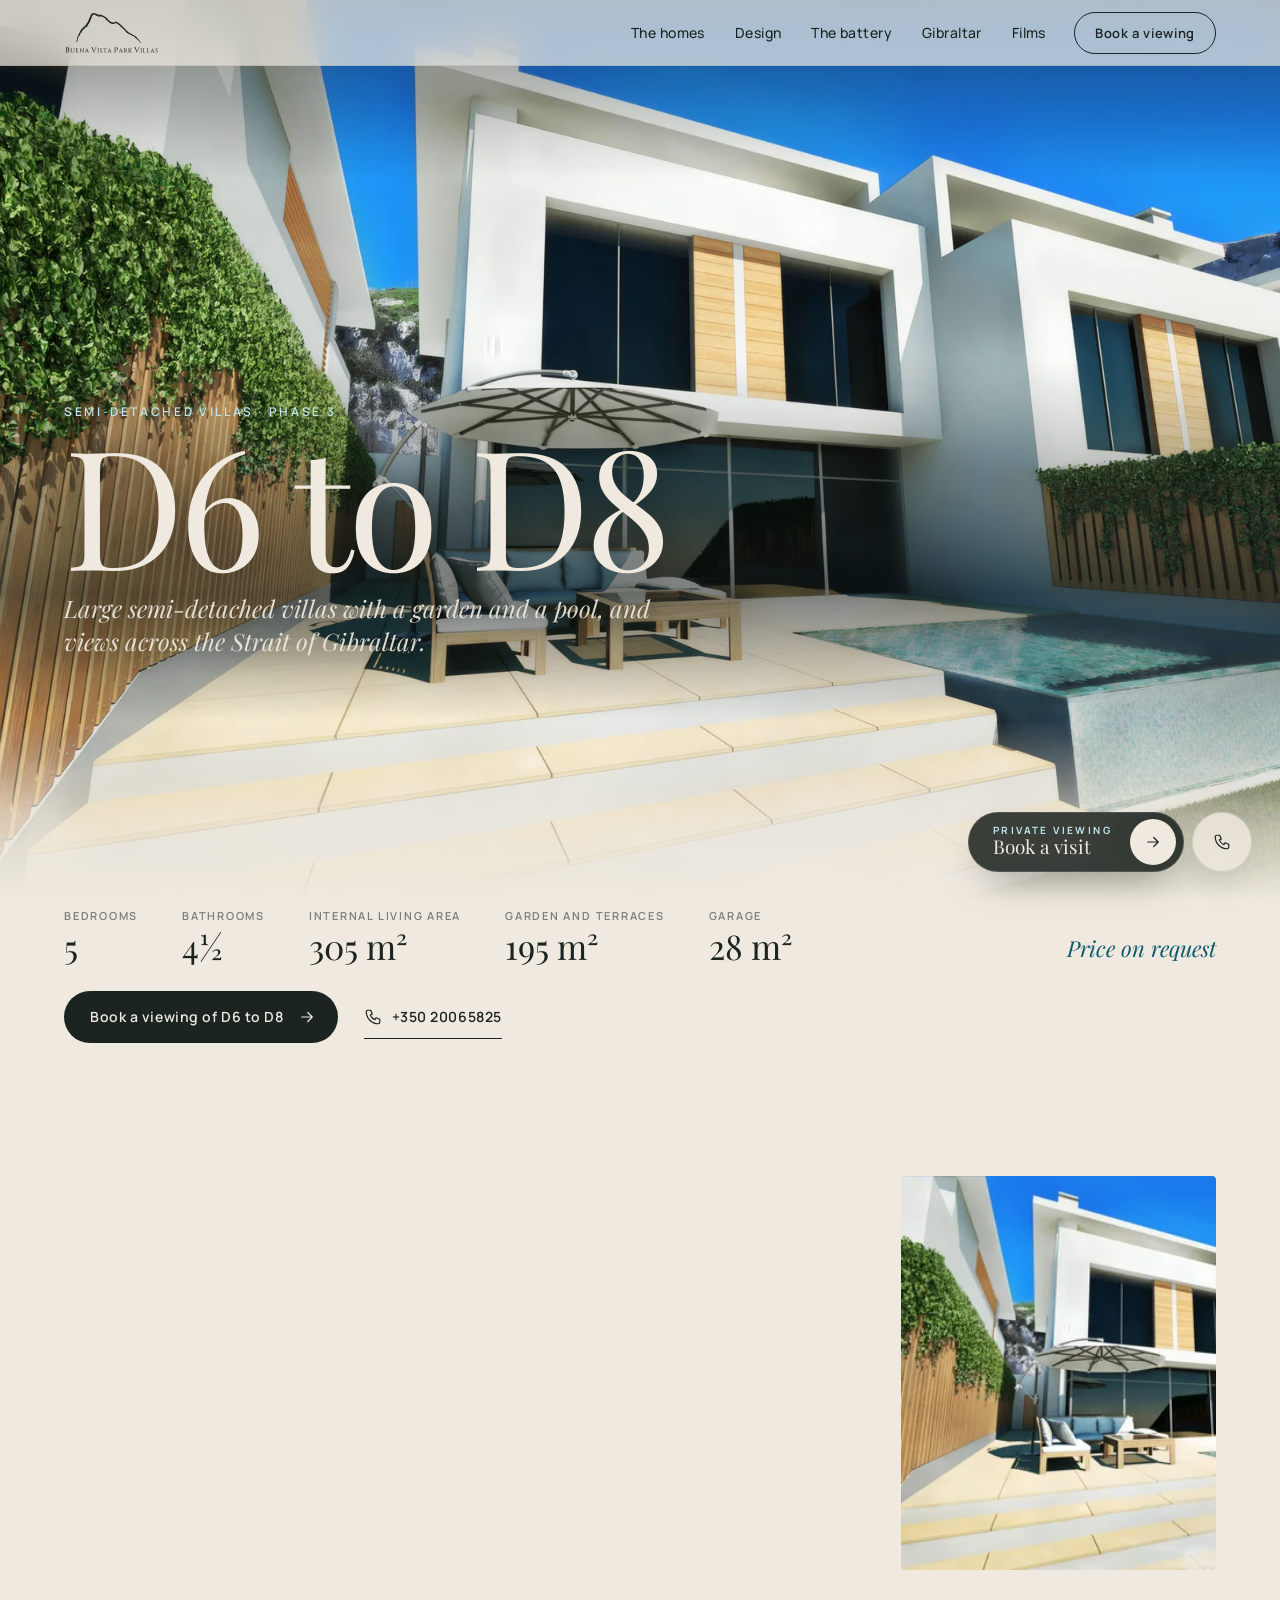
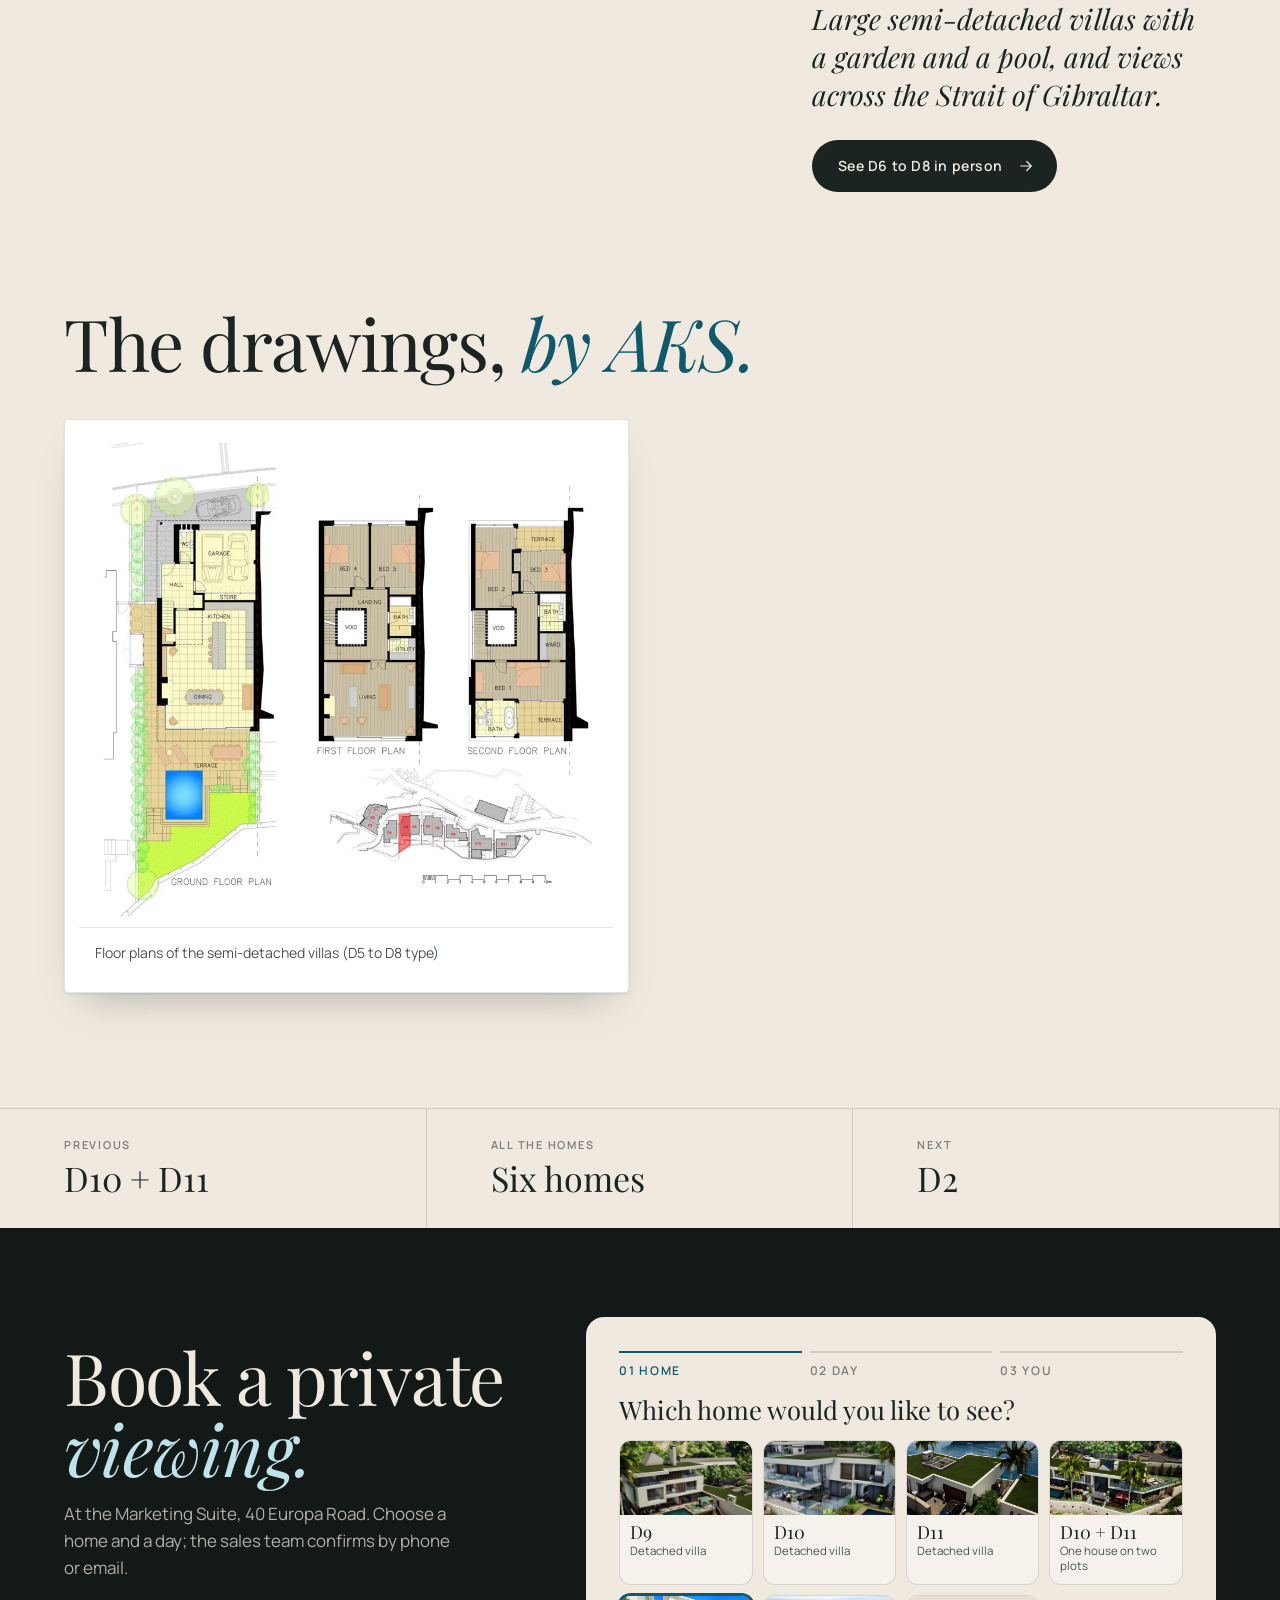
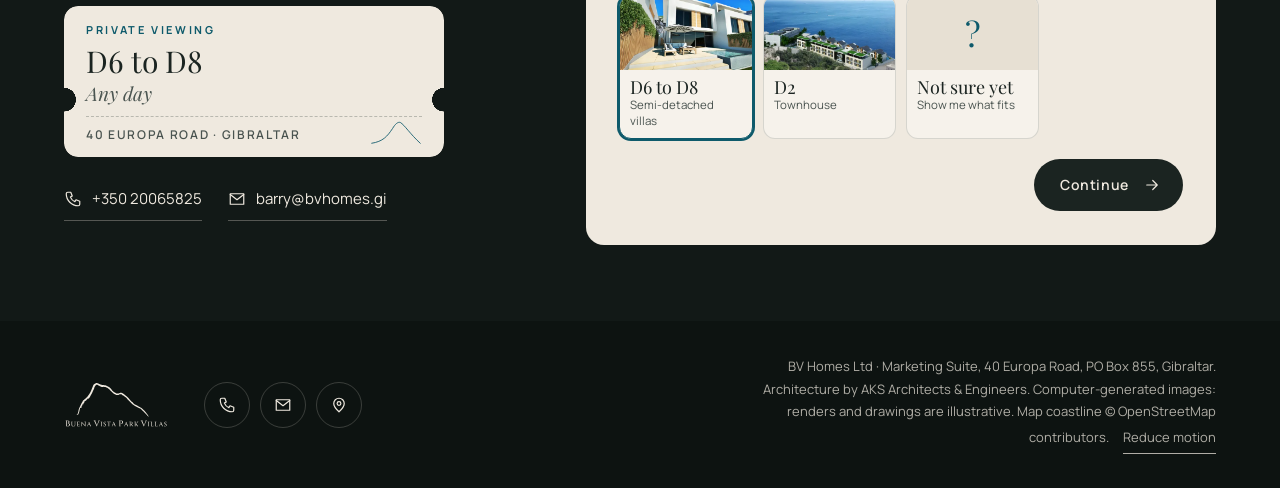
<file: homes/d6-d8.html>
<!doctype html>
<html lang="en-GB">
<head>
<meta charset="utf-8">
<meta name="viewport" content="width=device-width, initial-scale=1, viewport-fit=cover">
<title>D6 to D8, semi-detached villas | Buena Vista Park Villas, Gibraltar</title>
<meta name="description" content="D6 to D8 at Buena Vista Park Villas, Gibraltar: semi-detached villas, 5 bedrooms, 305 m² internal. Plans by AKS. Price on request. Book a private viewing: +350 20065825.">
<meta name="robots" content="noindex">
<link rel="canonical" href="https://tomas476.github.io/buena-vista/homes/d6-d8.html">
<meta property="og:type" content="website">
<meta property="og:site_name" content="Buena Vista Park Villas">
<meta property="og:title" content="D6 to D8, semi-detached villas | Buena Vista Park Villas, Gibraltar">
<meta property="og:description" content="D6 to D8 at Buena Vista Park Villas, Gibraltar: semi-detached villas, 5 bedrooms, 305 m² internal. Plans by AKS. Price on request. Book a private viewing: +350 20065825.">
<meta property="og:url" content="https://tomas476.github.io/buena-vista/homes/d6-d8.html">
<meta property="og:image" content="https://tomas476.github.io/buena-vista/img/og-v2.jpg">
<meta property="og:image:width" content="1200">
<meta property="og:image:height" content="630">
<meta property="og:image:alt" content="Buena Vista Park Villas, Gibraltar: villas on the cliff edge above the sea.">
<meta name="twitter:card" content="summary_large_image">
<meta name="theme-color" content="#1B2421">
<link rel="icon" href="../img/icon.svg" type="image/svg+xml">
<link rel="apple-touch-icon" href="../img/icon-180.png">
<script>(function(){var d=document.documentElement;d.style.setProperty('--u',(innerHeight/100)+'px');try{if(localStorage.getItem('still')==='1')d.classList.add('still')}catch(e){}})()</script>
<link rel="preload" href="../fonts/bodoni.woff2" as="font" type="font/woff2" crossorigin>
<link rel="stylesheet" href="../css/site.css?v=2411a">
<script type="application/ld+json">{"@context": "https://schema.org", "@type": "Residence", "name": "Buena Vista Park Villas", "description": "Gated community of luxury villas and townhouses on the former Buena Vista Barracks, South District, Gibraltar.", "address": {"@type": "PostalAddress", "streetAddress": "40 Europa Road", "addressLocality": "Gibraltar", "addressCountry": "GI"}, "telephone": "+350 20065825", "email": "barry@bvhomes.gi"}</script>
</head>
<body class="sub house">
<svg width="0" height="0" style="position:absolute" aria-hidden="true">
  <symbol id="i-call" viewBox="0 0 24 24"><path d="M5 3h4l2 5-2.5 1.5a11 11 0 0 0 6 6L16 13l5 2v4a2 2 0 0 1-2 2A16 16 0 0 1 3 5a2 2 0 0 1 2-2Z"/></symbol>
  <symbol id="i-mail" viewBox="0 0 24 24"><path d="M3 5h18v14H3z"/><path d="m3 6 9 7 9-7"/></symbol>
  <symbol id="i-pin" viewBox="0 0 24 24"><path d="M12 21s7-6.2 7-11a7 7 0 1 0-14 0c0 4.8 7 11 7 11Z"/><circle cx="12" cy="10" r="2.5"/></symbol>
  <symbol id="i-wa" viewBox="0 0 24 24"><path d="M4 20l1.3-3.9A8 8 0 1 1 8 19z"/><path d="M9 8.5c0 3 2.5 6 5.5 6.5l1.2-1.4-1.8-1-1 .8a4.5 4.5 0 0 1-2.3-2.3l.8-1-1-1.8z"/></symbol>
  <symbol id="i-arrow" viewBox="0 0 24 24"><path d="M5 12h14M13 6l6 6-6 6"/></symbol>
  <symbol id="i-play" viewBox="0 0 24 24"><path d="M8 5.5v13l10.5-6.5z"/></symbol>
</svg>
<a class="skip" href="#main">Skip to content</a>

<header class="bar" id="bar">
  <a class="logo" href="../index.html" aria-label="Buena Vista Park Villas, home"><svg class="logo-svg" viewBox="0 -16 1260 556" aria-hidden="true"><g class="rock" transform="translate(94.1 -30) scale(0.93)"><path transform="translate(0 480) scale(.1 -.1)" d="M3123 4501 c-187 -69 -294 -165 -342 -306 -8 -22 -24 -62 -36 -90 -47 -105 -88 -205 -145 -355 -131 -349 -293 -656 -459 -870 -36 -47 -85 -110 -108 -141 -25 -35 -104 -108 -205 -190 -89 -73 -192 -161 -228 -195 -36 -33 -78 -69 -92 -78 -35 -23 -84 -100 -102 -159 -7 -25 -32 -67 -54 -94 -24 -28 -58 -89 -82 -148 -56 -134 -137 -303 -164 -340 -52 -72 -196 -387 -196 -431 0 -12 -5 -35 -11 -50 -5 -16 -17 -71 -25 -124 -24 -161 -31 -192 -64 -285 -17 -49 -36 -109 -42 -132 -8 -34 -23 -55 -76 -103 -53 -48 -63 -60 -49 -66 10 -4 25 0 35 9 9 8 29 18 43 22 14 3 44 23 66 43 23 20 52 45 66 54 36 25 84 155 102 279 19 124 16 120 70 112 38 -5 45 -3 45 11 0 10 -8 16 -22 16 -47 0 -52 12 -39 86 7 38 20 87 30 109 39 84 53 155 31 155 -5 0 -10 7 -10 16 0 8 4 13 9 9 5 -3 13 -1 16 5 4 6 14 10 23 9 10 -1 25 1 35 6 9 4 32 5 50 2 17 -3 41 -7 52 -9 19 -3 20 2 18 139 -2 89 1 143 7 143 6 0 10 -7 10 -15 0 -24 33 -86 44 -82 13 4 13 59 2 100 -8 28 -8 29 24 25 43 -4 53 39 20 84 -12 16 -20 37 -18 46 4 22 51 28 68 8 19 -23 32 -20 68 17 34 35 42 67 17 67 -8 0 -15 7 -15 15 0 8 8 15 18 15 22 0 54 32 51 52 -3 26 1 37 27 67 25 31 51 43 39 19 -4 -7 1 -4 10 7 12 15 15 31 10 66 -7 46 -7 46 106 124 168 116 205 159 240 275 18 59 45 61 67 5 8 -22 16 -41 18 -43 6 -9 47 38 65 75 17 34 28 45 60 55 55 16 114 92 186 238 31 63 71 131 89 151 66 76 122 186 353 699 58 129 111 279 111 316 0 31 30 86 111 200 71 100 123 148 153 140 11 -3 46 -6 77 -6 48 0 62 -5 99 -32 73 -56 113 -77 185 -99 39 -12 81 -29 95 -39 25 -18 135 -75 135 -70 0 1 38 -10 86 -24 98 -30 139 -32 199 -11 57 20 124 20 141 -1 11 -13 25 -15 75 -10 61 6 62 6 214 -70 223 -111 343 -195 426 -296 83 -102 285 -304 379 -379 39 -31 79 -66 89 -78 11 -11 25 -21 33 -21 7 0 13 -4 13 -9 0 -4 39 -33 86 -64 70 -46 92 -55 115 -50 31 6 63 -10 112 -56 28 -25 32 -26 155 -25 127 0 127 0 198 42 74 44 87 47 326 54 16 1 46 -13 75 -35 26 -20 107 -77 178 -126 241 -167 405 -307 521 -445 71 -86 93 -108 253 -257 159 -148 199 -189 263 -270 115 -146 173 -195 388 -330 87 -54 386 -209 404 -209 3 0 30 -11 61 -25 31 -15 95 -41 143 -59 231 -88 214 -75 562 -425 173 -174 342 -350 375 -391 102 -128 336 -352 352 -336 14 14 -95 186 -231 365 -39 51 -84 112 -100 135 -109 153 -354 412 -518 548 -64 52 -274 188 -291 188 -5 0 -198 110 -457 260 -36 21 -101 56 -145 78 -94 47 -173 103 -270 194 -38 35 -90 82 -115 103 -88 75 -183 171 -283 285 -119 134 -363 380 -492 496 -49 45 -121 109 -160 144 -202 181 -408 309 -531 329 -71 11 -113 2 -264 -59 -225 -91 -260 -85 -570 98 -80 47 -168 103 -197 124 -59 43 -238 259 -276 334 -61 119 -347 314 -607 413 -64 25 -221 54 -405 76 -208 25 -287 48 -518 156 -234 110 -362 137 -464 100z"/></g><g class="word" transform="translate(14.5 520) scale(0.1)"><path d="M131.0 -73.0V-627.0Q131.0 -653.0 112.0 -671.5Q93.0 -690.0 67.0 -690.0H55.0L54.0 -700.0H283.0Q354.0 -700.0 405.5 -680.0Q457.0 -660.0 484.5 -622.5Q512.0 -585.0 512.0 -532.0Q512.0 -488.0 495.5 -456.5Q479.0 -425.0 453.0 -406.5Q427.0 -388.0 398.0 -381.0Q450.0 -374.0 489.5 -348.0Q529.0 -322.0 550.0 -282.0Q571.0 -242.0 571.0 -190.0Q571.0 -132.0 541.5 -89.0Q512.0 -46.0 456.0 -23.0Q400.0 0.0 322.0 0.0H54.0L55.0 -10.0H67.0Q93.0 -10.0 112.0 -28.5Q131.0 -47.0 131.0 -73.0ZM224.0 -664.0V-39.0H305.0Q355.0 -39.0 390.5 -57.0Q426.0 -75.0 445.0 -111.0Q464.0 -147.0 464.0 -199.0Q464.0 -251.0 445.0 -284.5Q426.0 -318.0 396.0 -336.5Q366.0 -355.0 329.5 -362.5Q293.0 -370.0 258.0 -370.0V-379.0Q281.0 -379.0 307.0 -385.0Q333.0 -391.0 356.5 -406.0Q380.0 -421.0 394.5 -449.5Q409.0 -478.0 409.0 -523.0Q409.0 -570.0 393.0 -601.5Q377.0 -633.0 345.5 -648.5Q314.0 -664.0 269.0 -664.0Z M891.06 -546.0V-538.2H878.58Q861.4200000000001 -538.2 849.33 -527.28Q837.24 -516.36 837.24 -499.20000000000005V-202.8Q837.24 -146.64000000000001 857.13 -104.52000000000001Q877.02 -62.400000000000006 913.29 -39.39Q949.56 -16.38 997.9200000000001 -16.38Q1048.62 -16.38 1086.4499999999998 -38.22Q1124.28 -60.06 1144.9499999999998 -99.84Q1165.62 -139.62 1165.62 -192.66V-499.20000000000005Q1165.62 -516.36 1153.53 -527.28Q1141.44 -538.2 1124.28 -538.2H1111.8V-546.0H1262.3400000000001V-538.2H1249.8600000000001Q1232.7 -538.2 1220.6100000000001 -527.28Q1208.52 -516.36 1208.52 -499.20000000000005V-194.22Q1208.52 -132.6 1182.3899999999999 -86.58Q1156.26 -40.56 1107.51 -14.82Q1058.76 10.92 993.24 10.92Q922.26 10.92 870.78 -14.43Q819.3 -39.78 792.0 -85.8Q764.7 -131.82 764.7 -193.44V-499.20000000000005Q764.7 -516.36 752.61 -527.28Q740.52 -538.2 723.36 -538.2H710.88V-546.0Z M1791.12 -137.28 1749.0 0.0H1398.7799999999997V-7.800000000000001H1408.9199999999998Q1429.1999999999998 -7.800000000000001 1443.6299999999999 -22.230000000000004Q1458.06 -36.660000000000004 1458.84 -56.940000000000005V-489.06Q1458.84 -509.34000000000003 1444.02 -523.77Q1429.1999999999998 -538.2 1408.9199999999998 -538.2H1399.56L1398.7799999999997 -546.0H1648.3799999999999Q1665.54 -546.0 1684.6499999999999 -548.34Q1703.7599999999998 -550.6800000000001 1720.1399999999999 -553.8000000000001Q1736.52 -556.9200000000001 1743.54 -560.04V-449.28000000000003H1735.7399999999998V-461.76Q1735.7399999999998 -485.94 1720.1399999999999 -502.32Q1706.8799999999999 -515.58 1687.3799999999999 -518.7H1531.3799999999999V-282.36H1653.84Q1674.12 -283.14 1687.3799999999999 -297.18Q1700.6399999999999 -311.22 1700.6399999999999 -330.72V-340.08H1708.4399999999998V-198.12H1700.6399999999999V-208.26000000000002Q1700.6399999999999 -227.76000000000002 1687.3799999999999 -241.8Q1674.12 -255.84 1653.84 -255.84H1531.3799999999999V-27.3H1639.7999999999997Q1680.36 -27.3 1707.6599999999999 -40.95Q1734.9599999999998 -54.6 1752.8999999999999 -79.56Q1770.84 -104.52000000000001 1783.32 -137.28Z M1974.3599999999997 -557.7 2389.3199999999997 -131.82V-490.62Q2388.54 -510.90000000000003 2374.89 -524.5500000000001Q2361.24 -538.2 2340.9599999999996 -538.2H2326.14V-546.0H2511.7799999999997V-538.2H2497.74Q2478.24 -538.2 2464.2 -524.5500000000001Q2450.16 -510.90000000000003 2449.3799999999997 -490.62V-88.92Q2449.3799999999997 -62.400000000000006 2451.33 -39.39Q2453.2799999999997 -16.38 2454.8399999999997 -3.12L2457.18 10.92H2450.16L2034.4199999999998 -414.96000000000004L2035.1999999999998 -55.38Q2035.1999999999998 -35.88 2049.24 -21.840000000000003Q2063.2799999999997 -7.800000000000001 2082.7799999999997 -7.800000000000001H2097.6V0.0H1911.9599999999998V-7.800000000000001H1926.7799999999997Q1946.2799999999997 -7.800000000000001 1960.3199999999997 -21.840000000000003Q1974.3599999999997 -35.88 1974.3599999999997 -55.38V-460.2Q1974.3599999999997 -501.54 1970.4599999999998 -529.62L1966.5599999999997 -557.7Z M2881.4399999999996 -558.48 3099.0599999999995 -54.6Q3110.7599999999998 -29.64 3129.4799999999996 -19.5Q3148.2 -7.800000000000001 3166.1399999999994 -7.800000000000001H3172.3799999999997V0.0H2972.7V-7.800000000000001H2979.7199999999993Q2995.3199999999997 -7.800000000000001 3007.0199999999995 -20.67Q3018.7199999999993 -33.54 3009.3599999999997 -56.940000000000005L2963.3399999999997 -177.06H2762.0999999999995L2712.9599999999996 -54.6Q2708.2799999999997 -40.56 2712.1799999999994 -30.42Q2716.0799999999995 -19.5 2725.0499999999993 -13.65Q2734.0199999999995 -7.800000000000001 2743.3799999999997 -7.800000000000001H2750.3999999999996V0.0H2590.4999999999995V-7.800000000000001H2597.5199999999995Q2615.4599999999996 -7.800000000000001 2634.1799999999994 -19.5Q2651.3399999999997 -28.86 2663.0399999999995 -50.7L2842.4399999999996 -471.12Q2843.2199999999993 -472.68 2848.2899999999995 -483.21000000000004Q2853.3599999999997 -493.74 2859.2099999999996 -508.56Q2865.0599999999995 -523.38 2869.74 -537.4200000000001Q2874.4199999999996 -551.46 2874.4199999999996 -558.48ZM2773.0199999999995 -203.58H2953.2L2865.0599999999995 -434.46000000000004Z M3811.8999999999996 16.0 3524.8999999999996 -627.0Q3509.8999999999996 -661.0 3484.8999999999996 -675.5Q3459.8999999999996 -690.0 3436.8999999999996 -690.0H3428.8999999999996V-700.0H3684.8999999999996V-690.0H3675.8999999999996Q3656.8999999999996 -690.0 3642.3999999999996 -674.0Q3627.8999999999996 -658.0 3638.8999999999996 -628.0H3637.8999999999996L3833.8999999999996 -141.0L4040.8999999999996 -633.0Q4048.8999999999996 -659.0 4034.8999999999996 -674.0Q4019.8999999999996 -690.0 4000.8999999999996 -690.0H3991.8999999999996V-700.0H4196.9V-690.0H4187.9Q4165.9 -690.0 4140.9 -675.5Q4115.9 -661.0 4099.9 -627.0L3861.8999999999996 -96.0Q3861.8999999999996 -94.0 3855.3999999999996 -80.5Q3848.8999999999996 -67.0 3840.8999999999996 -48.0Q3832.8999999999996 -29.0 3827.3999999999996 -11.0Q3821.8999999999996 7.0 3820.8999999999996 16.0Z M4343.08 -56.940000000000005V-489.06Q4342.299999999999 -509.34000000000003 4327.869999999999 -523.77Q4313.44 -538.2 4293.16 -538.2H4283.0199999999995V-546.0H4475.679999999999V-538.2H4465.54Q4445.259999999999 -538.2 4430.83 -523.77Q4416.4 -509.34000000000003 4415.62 -489.06V-56.940000000000005Q4416.4 -36.660000000000004 4430.83 -22.230000000000004Q4445.259999999999 -7.800000000000001 4465.54 -7.800000000000001H4475.679999999999V0.0H4283.0199999999995V-7.800000000000001H4293.16Q4313.44 -7.800000000000001 4327.869999999999 -22.230000000000004Q4342.299999999999 -36.660000000000004 4343.08 -56.940000000000005Z M4779.82 -556.9200000000001Q4793.08 -556.9200000000001 4810.24 -555.3600000000001Q4827.4 -553.8000000000001 4844.5599999999995 -551.46Q4850.799999999999 -549.9 4857.039999999999 -549.12H4896.04V-532.74L4892.919999999999 -446.94H4885.9Q4885.9 -485.16 4858.599999999999 -507.78Q4831.299999999999 -530.4 4789.959999999999 -530.4Q4746.28 -530.4 4719.369999999999 -505.04999999999995Q4692.459999999999 -479.7 4692.459999999999 -445.38Q4691.679999999999 -428.22 4701.429999999999 -409.11Q4711.179999999999 -390.0 4731.459999999999 -373.62L4883.5599999999995 -246.48000000000002Q4910.86 -225.42000000000002 4922.17 -197.73000000000002Q4933.48 -170.04 4932.7 -140.4Q4931.139999999999 -71.76 4886.679999999999 -30.42Q4842.219999999999 10.92 4766.5599999999995 10.92Q4742.379999999999 10.92 4714.689999999999 6.24Q4686.999999999999 1.56 4662.82 -8.190000000000001Q4638.639999999999 -17.94 4623.82 -33.54Q4619.919999999999 -47.58 4620.3099999999995 -68.25Q4620.7 -88.92 4624.99 -110.75999999999999Q4629.28 -132.6 4636.299999999999 -149.76H4643.32Q4639.419999999999 -109.98 4654.629999999999 -78.78Q4669.839999999999 -47.58 4699.089999999999 -30.81Q4728.339999999999 -14.040000000000001 4766.5599999999995 -15.600000000000001Q4812.58 -17.16 4842.61 -44.07Q4872.639999999999 -70.98 4872.639999999999 -114.66000000000001Q4872.639999999999 -137.28 4862.5 -156.0Q4852.36 -174.72 4831.299999999999 -189.54000000000002L4686.219999999999 -312.78000000000003Q4656.58 -334.62 4644.1 -364.26Q4631.62 -393.90000000000003 4633.179999999999 -423.54Q4634.74 -458.64000000000004 4651.9 -489.45000000000005Q4669.0599999999995 -520.26 4701.429999999999 -538.59Q4733.799999999999 -556.9200000000001 4779.82 -556.9200000000001Z M5515.3 -560.82V-450.06L5507.5 -450.84000000000003V-462.54Q5507.5 -487.5 5491.51 -503.49Q5475.52 -519.48 5450.56 -520.26H5317.96V-56.940000000000005Q5318.74 -36.660000000000004 5333.17 -22.230000000000004Q5347.6 -7.800000000000001 5367.88 -7.800000000000001H5378.02V0.0H5185.36V-7.800000000000001H5195.5Q5215.78 -7.800000000000001 5230.21 -22.230000000000004Q5244.64 -36.660000000000004 5245.42 -56.940000000000005V-520.26H5112.82Q5087.86 -519.48 5071.87 -503.49Q5055.88 -487.5 5055.88 -462.54V-450.84000000000003L5048.08 -450.06V-560.82Q5055.88 -557.7 5071.87 -554.58Q5087.86 -551.46 5107.36 -549.12Q5126.86 -546.78 5143.24 -546.78H5420.14Q5437.3 -546.78 5456.41 -549.12Q5475.52 -551.46 5491.9 -554.58Q5508.28 -557.7 5515.3 -560.82Z M5867.0199999999995 -558.48 6084.639999999999 -54.6Q6096.339999999999 -29.64 6115.0599999999995 -19.5Q6133.78 -7.800000000000001 6151.719999999999 -7.800000000000001H6157.959999999999V0.0H5958.28V-7.800000000000001H5965.299999999999Q5980.9 -7.800000000000001 5992.599999999999 -20.67Q6004.299999999999 -33.54 5994.94 -56.940000000000005L5948.919999999999 -177.06H5747.679999999999L5698.539999999999 -54.6Q5693.86 -40.56 5697.759999999999 -30.42Q5701.66 -19.5 5710.629999999999 -13.65Q5719.599999999999 -7.800000000000001 5728.959999999999 -7.800000000000001H5735.98V0.0H5576.08V-7.800000000000001H5583.099999999999Q5601.039999999999 -7.800000000000001 5619.759999999999 -19.5Q5636.919999999999 -28.86 5648.62 -50.7L5828.0199999999995 -471.12Q5828.799999999999 -472.68 5833.869999999999 -483.21000000000004Q5838.94 -493.74 5844.789999999999 -508.56Q5850.639999999999 -523.38 5855.32 -537.4200000000001Q5859.999999999999 -551.46 5859.999999999999 -558.48ZM5758.599999999999 -203.58H5938.78L5850.639999999999 -434.46000000000004Z M6562.48 -73.0V-627.0Q6562.48 -653.0 6543.48 -671.5Q6524.48 -690.0 6498.48 -690.0H6486.48L6485.48 -700.0H6770.48Q6842.48 -700.0 6890.98 -676.5Q6939.48 -653.0 6964.98 -609.5Q6990.48 -566.0 6990.48 -507.0Q6991.48 -460.0 6972.98 -421.5Q6954.48 -383.0 6923.48 -357.0Q6892.48 -331.0 6852.98 -318.5Q6813.48 -306.0 6771.48 -310.0Q6729.48 -314.0 6689.48 -337.0V-347.0L6705.48 -345.0Q6720.48 -344.0 6744.98 -346.0Q6769.48 -348.0 6795.98 -358.0Q6822.48 -368.0 6845.98 -392.0Q6869.48 -416.0 6881.48 -457.0Q6884.48 -469.0 6886.48 -485.5Q6888.48 -502.0 6887.48 -517.0Q6886.48 -584.0 6851.98 -625.0Q6817.48 -666.0 6754.48 -666.0H6655.48V-73.0Q6656.48 -47.0 6674.98 -28.5Q6693.48 -10.0 6719.48 -10.0H6732.48V0.0H6485.48V-10.0H6498.48Q6524.48 -10.0 6542.98 -28.5Q6561.48 -47.0 6562.48 -73.0Z M7371.94 -558.48 7589.5599999999995 -54.6Q7601.259999999999 -29.64 7619.98 -19.5Q7638.7 -7.800000000000001 7656.639999999999 -7.800000000000001H7662.879999999999V0.0H7463.2V-7.800000000000001H7470.219999999999Q7485.82 -7.800000000000001 7497.5199999999995 -20.67Q7509.219999999999 -33.54 7499.86 -56.940000000000005L7453.839999999999 -177.06H7252.599999999999L7203.459999999999 -54.6Q7198.78 -40.56 7202.679999999999 -30.42Q7206.58 -19.5 7215.549999999999 -13.65Q7224.5199999999995 -7.800000000000001 7233.879999999999 -7.800000000000001H7240.9V0.0H7081.0V-7.800000000000001H7088.0199999999995Q7105.959999999999 -7.800000000000001 7124.679999999999 -19.5Q7141.839999999999 -28.86 7153.54 -50.7L7332.94 -471.12Q7333.719999999999 -472.68 7338.789999999999 -483.21000000000004Q7343.86 -493.74 7349.709999999999 -508.56Q7355.5599999999995 -523.38 7360.24 -537.4200000000001Q7364.919999999999 -551.46 7364.919999999999 -558.48ZM7263.5199999999995 -203.58H7443.7L7355.5599999999995 -434.46000000000004Z M7813.36 -56.940000000000005V-489.06Q7812.58 -509.34000000000003 7798.15 -523.77Q7783.719999999999 -538.2 7763.44 -538.2H7753.299999999999V-546.0H7982.62Q8017.719999999999 -546.0 8048.139999999999 -536.64Q8078.5599999999995 -527.28 8100.01 -508.95Q8121.46 -490.62 8133.9400000000005 -463.32000000000005Q8146.42 -436.02000000000004 8146.42 -399.36Q8146.42 -363.48 8130.04 -329.55Q8113.66 -295.62 8084.41 -273.78Q8055.16 -251.94 8015.379999999999 -250.38Q8032.54 -244.14000000000001 8049.7 -226.20000000000002Q8066.86 -208.26000000000002 8079.339999999999 -191.1Q8079.339999999999 -190.32 8089.089999999999 -176.28Q8098.839999999999 -162.24 8113.66 -141.57Q8128.48 -120.9 8143.69 -100.62Q8158.9 -80.34 8170.599999999999 -67.08Q8186.2 -48.36 8201.41 -35.49Q8216.619999999999 -22.62 8234.169999999998 -15.21Q8251.72 -7.800000000000001 8273.56 -7.800000000000001V0.0H8218.96Q8181.5199999999995 0.0 8152.66 -9.75Q8123.799999999999 -19.5 8102.74 -36.269999999999996Q8081.679999999999 -53.04 8066.86 -72.54Q8063.74 -78.0 8053.99 -92.82Q8044.24 -107.64 8032.15 -126.75Q8020.0599999999995 -145.86 8008.36 -164.58Q7996.66 -183.3 7988.08 -196.95Q7979.5 -210.6 7977.16 -214.5Q7963.9 -235.56 7947.5199999999995 -250.77Q7931.139999999999 -265.98 7911.639999999999 -266.76V-274.56Q7912.42 -274.56 7922.95 -274.17Q7933.48 -273.78000000000003 7947.5199999999995 -274.56Q7967.799999999999 -275.34000000000003 7990.8099999999995 -281.58000000000004Q8013.82 -287.82 8032.93 -305.76Q8052.04 -323.7 8061.4 -358.8Q8063.74 -366.6 8064.91 -378.3Q8066.08 -390.0 8065.299999999999 -402.48Q8064.5199999999995 -456.3 8038.389999999999 -486.33000000000004Q8012.259999999999 -516.36 7970.139999999999 -517.9200000000001Q7952.2 -519.48 7932.7 -519.09Q7913.2 -518.7 7899.16 -518.7H7885.9V-56.940000000000005Q7885.9 -36.660000000000004 7900.719999999999 -22.230000000000004Q7915.54 -7.800000000000001 7935.82 -7.800000000000001H7945.179999999999V0.0H7753.299999999999V-7.800000000000001H7763.44Q7783.719999999999 -7.800000000000001 7798.15 -22.230000000000004Q7812.58 -36.660000000000004 7813.36 -56.940000000000005Z M8418.58 -56.940000000000005V-489.06Q8417.8 -509.34000000000003 8403.369999999999 -523.77Q8388.94 -538.2 8368.66 -538.2H8358.52V-546.0H8551.18V-538.2H8541.039999999999Q8520.76 -538.2 8506.33 -523.77Q8491.9 -509.34000000000003 8491.119999999999 -489.06V-56.940000000000005Q8491.9 -36.660000000000004 8506.33 -22.230000000000004Q8520.76 -7.800000000000001 8541.039999999999 -7.800000000000001H8551.18V0.0H8358.52V-7.800000000000001H8368.66Q8388.94 -7.800000000000001 8403.369999999999 -22.230000000000004Q8417.8 -36.660000000000004 8418.58 -56.940000000000005ZM8843.68 -546.0V-538.98H8840.56Q8814.82 -538.98 8792.199999999999 -528.84Q8775.039999999999 -520.26 8761.0 -507.78000000000003L8583.16 -300.3L8789.86 -45.24Q8807.02 -27.3 8824.18 -17.94Q8841.34 -8.58 8865.52 -7.800000000000001V0.0H8821.84Q8814.039999999999 0.0 8797.66 -1.17Q8781.279999999999 -2.34 8761.779999999999 -7.0200000000000005Q8742.279999999999 -11.700000000000001 8722.779999999999 -22.23Q8703.279999999999 -32.76 8688.46 -51.480000000000004Q8686.9 -53.04 8674.029999999999 -69.03Q8661.16 -85.02 8641.66 -109.59Q8622.16 -134.16 8600.71 -161.46Q8579.26 -188.76000000000002 8559.76 -212.16L8528.56 -251.16L8516.08 -266.76L8700.94 -502.32Q8711.08 -515.58 8704.45 -527.28Q8697.82 -538.98 8682.22 -538.98H8674.42V-546.0Z M9506.6 16.0 9219.6 -627.0Q9204.6 -661.0 9179.6 -675.5Q9154.6 -690.0 9131.6 -690.0H9123.6V-700.0H9379.6V-690.0H9370.6Q9351.6 -690.0 9337.1 -674.0Q9322.6 -658.0 9333.6 -628.0H9332.6L9528.6 -141.0L9735.6 -633.0Q9743.6 -659.0 9729.6 -674.0Q9714.6 -690.0 9695.6 -690.0H9686.6V-700.0H9891.6V-690.0H9882.6Q9860.6 -690.0 9835.6 -675.5Q9810.6 -661.0 9794.6 -627.0L9556.6 -96.0Q9556.6 -94.0 9550.1 -80.5Q9543.6 -67.0 9535.6 -48.0Q9527.6 -29.0 9522.1 -11.0Q9516.6 7.0 9515.6 16.0Z M10037.78 -56.940000000000005V-489.06Q10037.0 -509.34000000000003 10022.57 -523.77Q10008.140000000001 -538.2 9987.86 -538.2H9977.720000000001V-546.0H10170.380000000001V-538.2H10160.24Q10139.960000000001 -538.2 10125.53 -523.77Q10111.1 -509.34000000000003 10110.32 -489.06V-56.940000000000005Q10111.1 -36.660000000000004 10125.53 -22.230000000000004Q10139.960000000001 -7.800000000000001 10160.24 -7.800000000000001H10170.380000000001V0.0H9977.720000000001V-7.800000000000001H9987.86Q10008.140000000001 -7.800000000000001 10022.57 -22.230000000000004Q10037.0 -36.660000000000004 10037.78 -56.940000000000005Z M10706.18 -137.28 10664.060000000001 0.0H10313.840000000002V-7.800000000000001H10323.980000000001Q10344.260000000002 -7.800000000000001 10358.690000000002 -22.230000000000004Q10373.12 -36.660000000000004 10373.900000000001 -56.940000000000005V-489.06Q10373.12 -509.34000000000003 10358.690000000002 -523.77Q10344.260000000002 -538.2 10323.980000000001 -538.2H10313.840000000002V-546.0H10506.500000000002V-538.2H10496.36Q10476.080000000002 -538.2 10461.650000000001 -523.77Q10447.220000000001 -509.34000000000003 10446.44 -489.06V-27.3H10554.86Q10595.420000000002 -27.3 10622.720000000001 -40.95Q10650.02 -54.6 10667.960000000001 -79.56Q10685.900000000001 -104.52000000000001 10698.380000000001 -137.28Z M11218.580000000002 -137.28 11176.460000000001 0.0H10826.240000000002V-7.800000000000001H10836.380000000001Q10856.660000000002 -7.800000000000001 10871.09 -22.230000000000004Q10885.52 -36.660000000000004 10886.300000000001 -56.940000000000005V-489.06Q10885.52 -509.34000000000003 10871.09 -523.77Q10856.660000000002 -538.2 10836.380000000001 -538.2H10826.240000000002V-546.0H11018.900000000001V-538.2H11008.76Q10988.480000000001 -538.2 10974.050000000001 -523.77Q10959.62 -509.34000000000003 10958.84 -489.06V-27.3H11067.26Q11107.820000000002 -27.3 11135.12 -40.95Q11162.42 -54.6 11180.36 -79.56Q11198.300000000001 -104.52000000000001 11210.78 -137.28Z M11574.98 -558.48 11792.6 -54.6Q11804.300000000001 -29.64 11823.02 -19.5Q11841.74 -7.800000000000001 11859.68 -7.800000000000001H11865.92V0.0H11666.24V-7.800000000000001H11673.26Q11688.86 -7.800000000000001 11700.560000000001 -20.67Q11712.26 -33.54 11702.9 -56.940000000000005L11656.880000000001 -177.06H11455.640000000001L11406.5 -54.6Q11401.82 -40.56 11405.720000000001 -30.42Q11409.62 -19.5 11418.59 -13.65Q11427.560000000001 -7.800000000000001 11436.92 -7.800000000000001H11443.94V0.0H11284.04V-7.800000000000001H11291.060000000001Q11309.0 -7.800000000000001 11327.720000000001 -19.5Q11344.880000000001 -28.86 11356.58 -50.7L11535.98 -471.12Q11536.76 -472.68 11541.83 -483.21000000000004Q11546.9 -493.74 11552.75 -508.56Q11558.6 -523.38 11563.28 -537.4200000000001Q11567.960000000001 -551.46 11567.960000000001 -558.48ZM11466.560000000001 -203.58H11646.74L11558.6 -434.46000000000004Z M12116.24 -556.9200000000001Q12129.5 -556.9200000000001 12146.66 -555.3600000000001Q12163.82 -553.8000000000001 12180.980000000001 -551.46Q12187.220000000001 -549.9 12193.460000000001 -549.12H12232.460000000001V-532.74L12229.34 -446.94H12222.32Q12222.32 -485.16 12195.02 -507.78Q12167.720000000001 -530.4 12126.380000000001 -530.4Q12082.7 -530.4 12055.79 -505.04999999999995Q12028.880000000001 -479.7 12028.880000000001 -445.38Q12028.1 -428.22 12037.85 -409.11Q12047.6 -390.0 12067.880000000001 -373.62L12219.980000000001 -246.48000000000002Q12247.28 -225.42000000000002 12258.59 -197.73000000000002Q12269.900000000001 -170.04 12269.12 -140.4Q12267.560000000001 -71.76 12223.100000000002 -30.42Q12178.640000000001 10.92 12102.980000000001 10.92Q12078.800000000001 10.92 12051.11 6.24Q12023.42 1.56 11999.240000000002 -8.190000000000001Q11975.060000000001 -17.94 11960.24 -33.54Q11956.34 -47.58 11956.73 -68.25Q11957.12 -88.92 11961.41 -110.75999999999999Q11965.7 -132.6 11972.720000000001 -149.76H11979.74Q11975.84 -109.98 11991.05 -78.78Q12006.26 -47.58 12035.51 -30.81Q12064.76 -14.040000000000001 12102.980000000001 -15.600000000000001Q12149.0 -17.16 12179.03 -44.07Q12209.060000000001 -70.98 12209.060000000001 -114.66000000000001Q12209.060000000001 -137.28 12198.920000000002 -156.0Q12188.78 -174.72 12167.720000000001 -189.54000000000002L12022.640000000001 -312.78000000000003Q11993.0 -334.62 11980.52 -364.26Q11968.04 -393.90000000000003 11969.6 -423.54Q11971.16 -458.64000000000004 11988.32 -489.45000000000005Q12005.480000000001 -520.26 12037.850000000002 -538.59Q12070.220000000001 -556.9200000000001 12116.24 -556.9200000000001Z"/></g></svg></a>
  <nav class="nav" aria-label="Main">
    <a href="../index.html#homes">The homes</a>
    <a href="../index.html#made">Design</a>
    <a href="../index.html#site">The battery</a>
    <a href="../index.html#gibraltar">Gibraltar</a>
    <a href="../index.html#films">Films</a>
  </nav>
  <a class="bar-cta" href="../viewing.html" data-cta="bar-viewing">Book a viewing</a>
  <button class="menu-btn" id="menuBtn" type="button" aria-expanded="false" aria-controls="menu"><span></span><span></span><b class="sr">Menu</b></button>
</header>

<div class="menu" id="menu" hidden>
  <nav aria-label="Menu">
    <a href="../index.html#homes">The homes</a>
    <a href="../index.html#made">Design your home</a>
    <a href="../index.html#site">The battery</a>
    <a href="../index.html#gibraltar">Gibraltar</a>
    <a href="../index.html#films">Films</a>
    <a href="../viewing.html" data-cta="menu-viewing"><em>Book a private viewing</em></a>
  </nav>
  <p class="menu-foot"><a href="tel:+35020065825" data-cta="menu-call"><svg class="ico" aria-hidden="true"><use href="#i-call"/></svg>+350 20065825</a><a href="mailto:barry@bvhomes.gi" data-cta="menu-mail"><svg class="ico" aria-hidden="true"><use href="#i-mail"/></svg>barry@bvhomes.gi</a></p>
</div>

<main id="main">

<article class="hd">
  <header class="hd-top">
    <figure class="hd-pic"><img src="../img/semi-2400.webp" srcset="../img/semi-480.webp 480w, ../img/semi-900.webp 900w, ../img/semi-1600.webp 1600w, ../img/semi-2400.webp 2400w" sizes="100vw" width="2400" height="1697" alt="Render of the semi-detached villas: a sun terrace with a pool and timber screens" fetchpriority="high" decoding="async"></figure>
    <div class="hd-head">
      <p class="hd-kind">Semi-detached villas · Phase 3</p>
      <h1 class="hd-code">D6 to D8</h1>
      <p class="hd-line">Large semi-detached villas with a garden and a pool, and views across the Strait of Gibraltar.</p>
    </div>
  </header>
  <section class="hd-facts">
    <dl class="nums"><div><dt>Bedrooms</dt><dd>5</dd></div><div><dt>Bathrooms</dt><dd>4½</dd></div><div><dt>Internal living area</dt><dd>305 m²</dd></div><div><dt>Garden and terraces</dt><dd>195 m²</dd></div><div><dt>Garage</dt><dd>28 m²</dd></div></dl>
    <p class="hd-price">Price on request</p>
    <p class="hd-go"><a class="btn" href="#viewing" data-cta="home-d6-d8-viewing">Book a viewing of D6 to D8 <svg class="arw" aria-hidden="true"><use href="#i-arrow"/></svg></a><a class="link" href="tel:+35020065825" data-cta="home-d6-d8-call"><svg class="ico" aria-hidden="true"><use href="#i-call"/></svg>+350 20065825</a></p>
  </section>
  
  <section class="hd-gal">
    <figure class="hg-a"><img src="../img/semi-1600.webp" srcset="../img/semi-480.webp 480w, ../img/semi-900.webp 900w, ../img/semi-1600.webp 1600w, ../img/semi-2400.webp 2400w" sizes="(min-width:1000px) 58vw, 100vw" width="1600" height="1131" alt="Render of the semi-detached villas: a sun terrace with a pool and timber screens" loading="lazy" decoding="async" style="object-position: 80% 60%"></figure>
    <figure class="hg-b"><img src="../img/semi-900.webp" srcset="../img/semi-480.webp 480w, ../img/semi-900.webp 900w, ../img/semi-1600.webp 1600w, ../img/semi-2400.webp 2400w" sizes="(min-width:1000px) 30vw, 60vw" width="900" height="636" alt="Render of the semi-detached villas: a sun terrace with a pool and timber screens" loading="lazy" decoding="async" style="object-position: 20% 70%"></figure>
    <blockquote class="hg-q"><p>Large semi-detached villas with a garden and a pool, and views across the Strait of Gibraltar.</p><a class="btn" href="#viewing" data-cta="home-d6-d8-gallery-viewing">See D6 to D8 in person <svg class="arw" aria-hidden="true"><use href="#i-arrow"/></svg></a></blockquote>
  </section>
  <section class="hd-docs">
    <h2 class="h">The drawings, <em>by AKS.</em></h2>
    
    <ul class="docs">
      <li><a class="doc" href="../img/plan-semi-1600.webp" data-cap="Floor plans of the semi-detached villas (D5 to D8 type)"><img src="../img/plan-semi-900.webp" srcset="../img/plan-semi-480.webp 480w, ../img/plan-semi-900.webp 900w, ../img/plan-semi-1600.webp 1600w" sizes="(min-width:900px) 46vw, 92vw" width="900" height="829" alt="Floor plans of the semi-detached villas (D5 to D8 type)" loading="lazy" decoding="async"><span>Floor plans of the semi-detached villas (D5 to D8 type)</span></a></li>
    </ul>
  </section>
  <nav class="hd-next" aria-label="Other homes">
    <a href="d10-d11.html"><span>Previous</span>D10 + D11</a>
    <a href="../index.html#homes"><span>All the homes</span>Six homes</a>
    <a href="d2.html"><span>Next</span>D2</a>
  </nav>
</article>
<section class="ask" id="viewing">
  <div class="ask-in">
    <div class="ask-side">
      <h2 class="h light">Book a private <em>viewing.</em></h2>
      <p class="ask-lead">At the Marketing Suite, 40 Europa Road. Choose a home and a day; the sales team confirms by phone or email.</p>
      <div class="ticket" aria-live="polite">
        <p class="ticket-k">Private viewing</p>
        <p class="ticket-home" id="tHome">Choose a home</p>
        <p class="ticket-when" id="tWhen">Any day</p>
        <p class="ticket-where">40 Europa Road · Gibraltar</p>
        <svg class="ticket-rock" viewBox="0 0 120 60" aria-hidden="true"><path d="M4 56 C 30 52 40 40 52 22 C 58 12 64 6 70 8 C 80 14 92 34 116 56"/></svg>
      </div>
      <p class="ask-direct"><a href="tel:+35020065825" data-cta="ask-call"><svg class="ico" aria-hidden="true"><use href="#i-call"/></svg>+350 20065825</a><a href="mailto:barry@bvhomes.gi" data-cta="ask-mail"><svg class="ico" aria-hidden="true"><use href="#i-mail"/></svg>barry@bvhomes.gi</a></p>
    </div>
    <form class="steps" id="viewForm" novalidate>
      <input type="hidden" name="source" id="leadSource" value="direct">
      <input type="hidden" name="day" id="viewDay" value="">
      <ol class="steps-dots" aria-hidden="true"><li class="on">Home</li><li>Day</li><li>You</li></ol>
      <p class="sr" id="stepCount" aria-live="polite">Step 1 of 3</p>
      <fieldset class="step is-on">
        <legend>Which home would you like to see?</legend>
        <div class="picks"><label class="pick"><input type="radio" name="home" value="D9" required><span class="pick-img"><img src="../img/d9-480.webp" srcset="../img/d9-480.webp 480w, ../img/d9-900.webp 900w, ../img/d9-1600.webp 1600w, ../img/d9-2400.webp 2400w" sizes="160px" width="480" height="178" alt="" loading="lazy" decoding="async"></span><span class="pick-t"><b>D9</b>Detached villa</span></label><label class="pick"><input type="radio" name="home" value="D10" required><span class="pick-img"><img src="../img/d10-480.webp" srcset="../img/d10-480.webp 480w, ../img/d10-900.webp 900w, ../img/d10-1600.webp 1600w, ../img/d10-2400.webp 2400w" sizes="160px" width="480" height="178" alt="" loading="lazy" decoding="async"></span><span class="pick-t"><b>D10</b>Detached villa</span></label><label class="pick"><input type="radio" name="home" value="D11" required><span class="pick-img"><img src="../img/d11-480.webp" srcset="../img/d11-480.webp 480w, ../img/d11-900.webp 900w, ../img/d11-1600.webp 1600w, ../img/d11-2400.webp 2400w" sizes="160px" width="480" height="360" alt="" loading="lazy" decoding="async"></span><span class="pick-t"><b>D11</b>Detached villa</span></label><label class="pick"><input type="radio" name="home" value="D10 + D11" required><span class="pick-img"><img src="../img/d1011-480.webp" srcset="../img/d1011-480.webp 480w, ../img/d1011-900.webp 900w, ../img/d1011-1600.webp 1600w, ../img/d1011-2400.webp 2400w" sizes="160px" width="480" height="360" alt="" loading="lazy" decoding="async"></span><span class="pick-t"><b>D10 + D11</b>One house on two plots</span></label><label class="pick"><input type="radio" name="home" value="D6 to D8" required checked><span class="pick-img"><img src="../img/semi-480.webp" srcset="../img/semi-480.webp 480w, ../img/semi-900.webp 900w, ../img/semi-1600.webp 1600w, ../img/semi-2400.webp 2400w" sizes="160px" width="480" height="339" alt="" loading="lazy" decoding="async"></span><span class="pick-t"><b>D6 to D8</b>Semi-detached villas</span></label><label class="pick"><input type="radio" name="home" value="D2" required><span class="pick-img"><img src="../img/town-480.webp" srcset="../img/town-480.webp 480w, ../img/town-900.webp 900w" sizes="160px" width="480" height="322" alt="" loading="lazy" decoding="async"></span><span class="pick-t"><b>D2</b>Townhouse</span></label><label class="pick pick-any"><input type="radio" name="home" value="Not sure yet" required><span class="pick-img pick-q">?</span><span class="pick-t"><b>Not sure yet</b>Show me what fits</span></label></div>
      </fieldset>
      <fieldset class="step">
        <legend>When suits you?</legend>
        <div class="days" id="dayChips" role="radiogroup" aria-label="Preferred day"></div>
        <div class="opts">
          <label><input type="radio" name="time" value="Morning"><span>Morning</span></label>
          <label><input type="radio" name="time" value="Afternoon"><span>Afternoon</span></label>
        </div>
      </fieldset>
      <fieldset class="step">
        <legend>Where do we reach you?</legend>
        <label class="field"><span>Name</span><input type="text" name="name" autocomplete="name" required></label>
        <label class="field"><span>Email</span><input type="email" name="email" autocomplete="email" required></label>
        <label class="field"><span>Phone, with country code</span><input type="tel" name="phone" autocomplete="tel"></label>
      </fieldset>
      <div class="steps-nav">
        <button type="button" class="back" id="stepBack" hidden>Back</button>
        <button type="button" class="btn" id="stepNext">Continue <svg class="arw" aria-hidden="true"><use href="#i-arrow"/></svg></button>
        <button type="submit" class="btn" id="stepSend" hidden data-cta="form-send">Request the viewing <svg class="arw" aria-hidden="true"><use href="#i-arrow"/></svg></button>
      </div>
      <p class="done" id="formDone" hidden tabindex="-1">Your email to the Marketing Suite is ready to send. If it did not open, call +350 20065825.</p>
    </form>
  </div>
</section>
</main>

<footer class="foot" id="foot">
  <a class="foot-logo" href="../index.html" aria-label="Buena Vista Park Villas, home"><svg class="logo-svg foot-svg" viewBox="0 -16 1260 556" role="img" aria-label="Buena Vista Park Villas"><g class="rock" transform="translate(94.1 -30) scale(0.93)"><path transform="translate(0 480) scale(.1 -.1)" d="M3123 4501 c-187 -69 -294 -165 -342 -306 -8 -22 -24 -62 -36 -90 -47 -105 -88 -205 -145 -355 -131 -349 -293 -656 -459 -870 -36 -47 -85 -110 -108 -141 -25 -35 -104 -108 -205 -190 -89 -73 -192 -161 -228 -195 -36 -33 -78 -69 -92 -78 -35 -23 -84 -100 -102 -159 -7 -25 -32 -67 -54 -94 -24 -28 -58 -89 -82 -148 -56 -134 -137 -303 -164 -340 -52 -72 -196 -387 -196 -431 0 -12 -5 -35 -11 -50 -5 -16 -17 -71 -25 -124 -24 -161 -31 -192 -64 -285 -17 -49 -36 -109 -42 -132 -8 -34 -23 -55 -76 -103 -53 -48 -63 -60 -49 -66 10 -4 25 0 35 9 9 8 29 18 43 22 14 3 44 23 66 43 23 20 52 45 66 54 36 25 84 155 102 279 19 124 16 120 70 112 38 -5 45 -3 45 11 0 10 -8 16 -22 16 -47 0 -52 12 -39 86 7 38 20 87 30 109 39 84 53 155 31 155 -5 0 -10 7 -10 16 0 8 4 13 9 9 5 -3 13 -1 16 5 4 6 14 10 23 9 10 -1 25 1 35 6 9 4 32 5 50 2 17 -3 41 -7 52 -9 19 -3 20 2 18 139 -2 89 1 143 7 143 6 0 10 -7 10 -15 0 -24 33 -86 44 -82 13 4 13 59 2 100 -8 28 -8 29 24 25 43 -4 53 39 20 84 -12 16 -20 37 -18 46 4 22 51 28 68 8 19 -23 32 -20 68 17 34 35 42 67 17 67 -8 0 -15 7 -15 15 0 8 8 15 18 15 22 0 54 32 51 52 -3 26 1 37 27 67 25 31 51 43 39 19 -4 -7 1 -4 10 7 12 15 15 31 10 66 -7 46 -7 46 106 124 168 116 205 159 240 275 18 59 45 61 67 5 8 -22 16 -41 18 -43 6 -9 47 38 65 75 17 34 28 45 60 55 55 16 114 92 186 238 31 63 71 131 89 151 66 76 122 186 353 699 58 129 111 279 111 316 0 31 30 86 111 200 71 100 123 148 153 140 11 -3 46 -6 77 -6 48 0 62 -5 99 -32 73 -56 113 -77 185 -99 39 -12 81 -29 95 -39 25 -18 135 -75 135 -70 0 1 38 -10 86 -24 98 -30 139 -32 199 -11 57 20 124 20 141 -1 11 -13 25 -15 75 -10 61 6 62 6 214 -70 223 -111 343 -195 426 -296 83 -102 285 -304 379 -379 39 -31 79 -66 89 -78 11 -11 25 -21 33 -21 7 0 13 -4 13 -9 0 -4 39 -33 86 -64 70 -46 92 -55 115 -50 31 6 63 -10 112 -56 28 -25 32 -26 155 -25 127 0 127 0 198 42 74 44 87 47 326 54 16 1 46 -13 75 -35 26 -20 107 -77 178 -126 241 -167 405 -307 521 -445 71 -86 93 -108 253 -257 159 -148 199 -189 263 -270 115 -146 173 -195 388 -330 87 -54 386 -209 404 -209 3 0 30 -11 61 -25 31 -15 95 -41 143 -59 231 -88 214 -75 562 -425 173 -174 342 -350 375 -391 102 -128 336 -352 352 -336 14 14 -95 186 -231 365 -39 51 -84 112 -100 135 -109 153 -354 412 -518 548 -64 52 -274 188 -291 188 -5 0 -198 110 -457 260 -36 21 -101 56 -145 78 -94 47 -173 103 -270 194 -38 35 -90 82 -115 103 -88 75 -183 171 -283 285 -119 134 -363 380 -492 496 -49 45 -121 109 -160 144 -202 181 -408 309 -531 329 -71 11 -113 2 -264 -59 -225 -91 -260 -85 -570 98 -80 47 -168 103 -197 124 -59 43 -238 259 -276 334 -61 119 -347 314 -607 413 -64 25 -221 54 -405 76 -208 25 -287 48 -518 156 -234 110 -362 137 -464 100z"/></g><g class="word" transform="translate(14.5 520) scale(0.1)"><path d="M131.0 -73.0V-627.0Q131.0 -653.0 112.0 -671.5Q93.0 -690.0 67.0 -690.0H55.0L54.0 -700.0H283.0Q354.0 -700.0 405.5 -680.0Q457.0 -660.0 484.5 -622.5Q512.0 -585.0 512.0 -532.0Q512.0 -488.0 495.5 -456.5Q479.0 -425.0 453.0 -406.5Q427.0 -388.0 398.0 -381.0Q450.0 -374.0 489.5 -348.0Q529.0 -322.0 550.0 -282.0Q571.0 -242.0 571.0 -190.0Q571.0 -132.0 541.5 -89.0Q512.0 -46.0 456.0 -23.0Q400.0 0.0 322.0 0.0H54.0L55.0 -10.0H67.0Q93.0 -10.0 112.0 -28.5Q131.0 -47.0 131.0 -73.0ZM224.0 -664.0V-39.0H305.0Q355.0 -39.0 390.5 -57.0Q426.0 -75.0 445.0 -111.0Q464.0 -147.0 464.0 -199.0Q464.0 -251.0 445.0 -284.5Q426.0 -318.0 396.0 -336.5Q366.0 -355.0 329.5 -362.5Q293.0 -370.0 258.0 -370.0V-379.0Q281.0 -379.0 307.0 -385.0Q333.0 -391.0 356.5 -406.0Q380.0 -421.0 394.5 -449.5Q409.0 -478.0 409.0 -523.0Q409.0 -570.0 393.0 -601.5Q377.0 -633.0 345.5 -648.5Q314.0 -664.0 269.0 -664.0Z M891.06 -546.0V-538.2H878.58Q861.4200000000001 -538.2 849.33 -527.28Q837.24 -516.36 837.24 -499.20000000000005V-202.8Q837.24 -146.64000000000001 857.13 -104.52000000000001Q877.02 -62.400000000000006 913.29 -39.39Q949.56 -16.38 997.9200000000001 -16.38Q1048.62 -16.38 1086.4499999999998 -38.22Q1124.28 -60.06 1144.9499999999998 -99.84Q1165.62 -139.62 1165.62 -192.66V-499.20000000000005Q1165.62 -516.36 1153.53 -527.28Q1141.44 -538.2 1124.28 -538.2H1111.8V-546.0H1262.3400000000001V-538.2H1249.8600000000001Q1232.7 -538.2 1220.6100000000001 -527.28Q1208.52 -516.36 1208.52 -499.20000000000005V-194.22Q1208.52 -132.6 1182.3899999999999 -86.58Q1156.26 -40.56 1107.51 -14.82Q1058.76 10.92 993.24 10.92Q922.26 10.92 870.78 -14.43Q819.3 -39.78 792.0 -85.8Q764.7 -131.82 764.7 -193.44V-499.20000000000005Q764.7 -516.36 752.61 -527.28Q740.52 -538.2 723.36 -538.2H710.88V-546.0Z M1791.12 -137.28 1749.0 0.0H1398.7799999999997V-7.800000000000001H1408.9199999999998Q1429.1999999999998 -7.800000000000001 1443.6299999999999 -22.230000000000004Q1458.06 -36.660000000000004 1458.84 -56.940000000000005V-489.06Q1458.84 -509.34000000000003 1444.02 -523.77Q1429.1999999999998 -538.2 1408.9199999999998 -538.2H1399.56L1398.7799999999997 -546.0H1648.3799999999999Q1665.54 -546.0 1684.6499999999999 -548.34Q1703.7599999999998 -550.6800000000001 1720.1399999999999 -553.8000000000001Q1736.52 -556.9200000000001 1743.54 -560.04V-449.28000000000003H1735.7399999999998V-461.76Q1735.7399999999998 -485.94 1720.1399999999999 -502.32Q1706.8799999999999 -515.58 1687.3799999999999 -518.7H1531.3799999999999V-282.36H1653.84Q1674.12 -283.14 1687.3799999999999 -297.18Q1700.6399999999999 -311.22 1700.6399999999999 -330.72V-340.08H1708.4399999999998V-198.12H1700.6399999999999V-208.26000000000002Q1700.6399999999999 -227.76000000000002 1687.3799999999999 -241.8Q1674.12 -255.84 1653.84 -255.84H1531.3799999999999V-27.3H1639.7999999999997Q1680.36 -27.3 1707.6599999999999 -40.95Q1734.9599999999998 -54.6 1752.8999999999999 -79.56Q1770.84 -104.52000000000001 1783.32 -137.28Z M1974.3599999999997 -557.7 2389.3199999999997 -131.82V-490.62Q2388.54 -510.90000000000003 2374.89 -524.5500000000001Q2361.24 -538.2 2340.9599999999996 -538.2H2326.14V-546.0H2511.7799999999997V-538.2H2497.74Q2478.24 -538.2 2464.2 -524.5500000000001Q2450.16 -510.90000000000003 2449.3799999999997 -490.62V-88.92Q2449.3799999999997 -62.400000000000006 2451.33 -39.39Q2453.2799999999997 -16.38 2454.8399999999997 -3.12L2457.18 10.92H2450.16L2034.4199999999998 -414.96000000000004L2035.1999999999998 -55.38Q2035.1999999999998 -35.88 2049.24 -21.840000000000003Q2063.2799999999997 -7.800000000000001 2082.7799999999997 -7.800000000000001H2097.6V0.0H1911.9599999999998V-7.800000000000001H1926.7799999999997Q1946.2799999999997 -7.800000000000001 1960.3199999999997 -21.840000000000003Q1974.3599999999997 -35.88 1974.3599999999997 -55.38V-460.2Q1974.3599999999997 -501.54 1970.4599999999998 -529.62L1966.5599999999997 -557.7Z M2881.4399999999996 -558.48 3099.0599999999995 -54.6Q3110.7599999999998 -29.64 3129.4799999999996 -19.5Q3148.2 -7.800000000000001 3166.1399999999994 -7.800000000000001H3172.3799999999997V0.0H2972.7V-7.800000000000001H2979.7199999999993Q2995.3199999999997 -7.800000000000001 3007.0199999999995 -20.67Q3018.7199999999993 -33.54 3009.3599999999997 -56.940000000000005L2963.3399999999997 -177.06H2762.0999999999995L2712.9599999999996 -54.6Q2708.2799999999997 -40.56 2712.1799999999994 -30.42Q2716.0799999999995 -19.5 2725.0499999999993 -13.65Q2734.0199999999995 -7.800000000000001 2743.3799999999997 -7.800000000000001H2750.3999999999996V0.0H2590.4999999999995V-7.800000000000001H2597.5199999999995Q2615.4599999999996 -7.800000000000001 2634.1799999999994 -19.5Q2651.3399999999997 -28.86 2663.0399999999995 -50.7L2842.4399999999996 -471.12Q2843.2199999999993 -472.68 2848.2899999999995 -483.21000000000004Q2853.3599999999997 -493.74 2859.2099999999996 -508.56Q2865.0599999999995 -523.38 2869.74 -537.4200000000001Q2874.4199999999996 -551.46 2874.4199999999996 -558.48ZM2773.0199999999995 -203.58H2953.2L2865.0599999999995 -434.46000000000004Z M3811.8999999999996 16.0 3524.8999999999996 -627.0Q3509.8999999999996 -661.0 3484.8999999999996 -675.5Q3459.8999999999996 -690.0 3436.8999999999996 -690.0H3428.8999999999996V-700.0H3684.8999999999996V-690.0H3675.8999999999996Q3656.8999999999996 -690.0 3642.3999999999996 -674.0Q3627.8999999999996 -658.0 3638.8999999999996 -628.0H3637.8999999999996L3833.8999999999996 -141.0L4040.8999999999996 -633.0Q4048.8999999999996 -659.0 4034.8999999999996 -674.0Q4019.8999999999996 -690.0 4000.8999999999996 -690.0H3991.8999999999996V-700.0H4196.9V-690.0H4187.9Q4165.9 -690.0 4140.9 -675.5Q4115.9 -661.0 4099.9 -627.0L3861.8999999999996 -96.0Q3861.8999999999996 -94.0 3855.3999999999996 -80.5Q3848.8999999999996 -67.0 3840.8999999999996 -48.0Q3832.8999999999996 -29.0 3827.3999999999996 -11.0Q3821.8999999999996 7.0 3820.8999999999996 16.0Z M4343.08 -56.940000000000005V-489.06Q4342.299999999999 -509.34000000000003 4327.869999999999 -523.77Q4313.44 -538.2 4293.16 -538.2H4283.0199999999995V-546.0H4475.679999999999V-538.2H4465.54Q4445.259999999999 -538.2 4430.83 -523.77Q4416.4 -509.34000000000003 4415.62 -489.06V-56.940000000000005Q4416.4 -36.660000000000004 4430.83 -22.230000000000004Q4445.259999999999 -7.800000000000001 4465.54 -7.800000000000001H4475.679999999999V0.0H4283.0199999999995V-7.800000000000001H4293.16Q4313.44 -7.800000000000001 4327.869999999999 -22.230000000000004Q4342.299999999999 -36.660000000000004 4343.08 -56.940000000000005Z M4779.82 -556.9200000000001Q4793.08 -556.9200000000001 4810.24 -555.3600000000001Q4827.4 -553.8000000000001 4844.5599999999995 -551.46Q4850.799999999999 -549.9 4857.039999999999 -549.12H4896.04V-532.74L4892.919999999999 -446.94H4885.9Q4885.9 -485.16 4858.599999999999 -507.78Q4831.299999999999 -530.4 4789.959999999999 -530.4Q4746.28 -530.4 4719.369999999999 -505.04999999999995Q4692.459999999999 -479.7 4692.459999999999 -445.38Q4691.679999999999 -428.22 4701.429999999999 -409.11Q4711.179999999999 -390.0 4731.459999999999 -373.62L4883.5599999999995 -246.48000000000002Q4910.86 -225.42000000000002 4922.17 -197.73000000000002Q4933.48 -170.04 4932.7 -140.4Q4931.139999999999 -71.76 4886.679999999999 -30.42Q4842.219999999999 10.92 4766.5599999999995 10.92Q4742.379999999999 10.92 4714.689999999999 6.24Q4686.999999999999 1.56 4662.82 -8.190000000000001Q4638.639999999999 -17.94 4623.82 -33.54Q4619.919999999999 -47.58 4620.3099999999995 -68.25Q4620.7 -88.92 4624.99 -110.75999999999999Q4629.28 -132.6 4636.299999999999 -149.76H4643.32Q4639.419999999999 -109.98 4654.629999999999 -78.78Q4669.839999999999 -47.58 4699.089999999999 -30.81Q4728.339999999999 -14.040000000000001 4766.5599999999995 -15.600000000000001Q4812.58 -17.16 4842.61 -44.07Q4872.639999999999 -70.98 4872.639999999999 -114.66000000000001Q4872.639999999999 -137.28 4862.5 -156.0Q4852.36 -174.72 4831.299999999999 -189.54000000000002L4686.219999999999 -312.78000000000003Q4656.58 -334.62 4644.1 -364.26Q4631.62 -393.90000000000003 4633.179999999999 -423.54Q4634.74 -458.64000000000004 4651.9 -489.45000000000005Q4669.0599999999995 -520.26 4701.429999999999 -538.59Q4733.799999999999 -556.9200000000001 4779.82 -556.9200000000001Z M5515.3 -560.82V-450.06L5507.5 -450.84000000000003V-462.54Q5507.5 -487.5 5491.51 -503.49Q5475.52 -519.48 5450.56 -520.26H5317.96V-56.940000000000005Q5318.74 -36.660000000000004 5333.17 -22.230000000000004Q5347.6 -7.800000000000001 5367.88 -7.800000000000001H5378.02V0.0H5185.36V-7.800000000000001H5195.5Q5215.78 -7.800000000000001 5230.21 -22.230000000000004Q5244.64 -36.660000000000004 5245.42 -56.940000000000005V-520.26H5112.82Q5087.86 -519.48 5071.87 -503.49Q5055.88 -487.5 5055.88 -462.54V-450.84000000000003L5048.08 -450.06V-560.82Q5055.88 -557.7 5071.87 -554.58Q5087.86 -551.46 5107.36 -549.12Q5126.86 -546.78 5143.24 -546.78H5420.14Q5437.3 -546.78 5456.41 -549.12Q5475.52 -551.46 5491.9 -554.58Q5508.28 -557.7 5515.3 -560.82Z M5867.0199999999995 -558.48 6084.639999999999 -54.6Q6096.339999999999 -29.64 6115.0599999999995 -19.5Q6133.78 -7.800000000000001 6151.719999999999 -7.800000000000001H6157.959999999999V0.0H5958.28V-7.800000000000001H5965.299999999999Q5980.9 -7.800000000000001 5992.599999999999 -20.67Q6004.299999999999 -33.54 5994.94 -56.940000000000005L5948.919999999999 -177.06H5747.679999999999L5698.539999999999 -54.6Q5693.86 -40.56 5697.759999999999 -30.42Q5701.66 -19.5 5710.629999999999 -13.65Q5719.599999999999 -7.800000000000001 5728.959999999999 -7.800000000000001H5735.98V0.0H5576.08V-7.800000000000001H5583.099999999999Q5601.039999999999 -7.800000000000001 5619.759999999999 -19.5Q5636.919999999999 -28.86 5648.62 -50.7L5828.0199999999995 -471.12Q5828.799999999999 -472.68 5833.869999999999 -483.21000000000004Q5838.94 -493.74 5844.789999999999 -508.56Q5850.639999999999 -523.38 5855.32 -537.4200000000001Q5859.999999999999 -551.46 5859.999999999999 -558.48ZM5758.599999999999 -203.58H5938.78L5850.639999999999 -434.46000000000004Z M6562.48 -73.0V-627.0Q6562.48 -653.0 6543.48 -671.5Q6524.48 -690.0 6498.48 -690.0H6486.48L6485.48 -700.0H6770.48Q6842.48 -700.0 6890.98 -676.5Q6939.48 -653.0 6964.98 -609.5Q6990.48 -566.0 6990.48 -507.0Q6991.48 -460.0 6972.98 -421.5Q6954.48 -383.0 6923.48 -357.0Q6892.48 -331.0 6852.98 -318.5Q6813.48 -306.0 6771.48 -310.0Q6729.48 -314.0 6689.48 -337.0V-347.0L6705.48 -345.0Q6720.48 -344.0 6744.98 -346.0Q6769.48 -348.0 6795.98 -358.0Q6822.48 -368.0 6845.98 -392.0Q6869.48 -416.0 6881.48 -457.0Q6884.48 -469.0 6886.48 -485.5Q6888.48 -502.0 6887.48 -517.0Q6886.48 -584.0 6851.98 -625.0Q6817.48 -666.0 6754.48 -666.0H6655.48V-73.0Q6656.48 -47.0 6674.98 -28.5Q6693.48 -10.0 6719.48 -10.0H6732.48V0.0H6485.48V-10.0H6498.48Q6524.48 -10.0 6542.98 -28.5Q6561.48 -47.0 6562.48 -73.0Z M7371.94 -558.48 7589.5599999999995 -54.6Q7601.259999999999 -29.64 7619.98 -19.5Q7638.7 -7.800000000000001 7656.639999999999 -7.800000000000001H7662.879999999999V0.0H7463.2V-7.800000000000001H7470.219999999999Q7485.82 -7.800000000000001 7497.5199999999995 -20.67Q7509.219999999999 -33.54 7499.86 -56.940000000000005L7453.839999999999 -177.06H7252.599999999999L7203.459999999999 -54.6Q7198.78 -40.56 7202.679999999999 -30.42Q7206.58 -19.5 7215.549999999999 -13.65Q7224.5199999999995 -7.800000000000001 7233.879999999999 -7.800000000000001H7240.9V0.0H7081.0V-7.800000000000001H7088.0199999999995Q7105.959999999999 -7.800000000000001 7124.679999999999 -19.5Q7141.839999999999 -28.86 7153.54 -50.7L7332.94 -471.12Q7333.719999999999 -472.68 7338.789999999999 -483.21000000000004Q7343.86 -493.74 7349.709999999999 -508.56Q7355.5599999999995 -523.38 7360.24 -537.4200000000001Q7364.919999999999 -551.46 7364.919999999999 -558.48ZM7263.5199999999995 -203.58H7443.7L7355.5599999999995 -434.46000000000004Z M7813.36 -56.940000000000005V-489.06Q7812.58 -509.34000000000003 7798.15 -523.77Q7783.719999999999 -538.2 7763.44 -538.2H7753.299999999999V-546.0H7982.62Q8017.719999999999 -546.0 8048.139999999999 -536.64Q8078.5599999999995 -527.28 8100.01 -508.95Q8121.46 -490.62 8133.9400000000005 -463.32000000000005Q8146.42 -436.02000000000004 8146.42 -399.36Q8146.42 -363.48 8130.04 -329.55Q8113.66 -295.62 8084.41 -273.78Q8055.16 -251.94 8015.379999999999 -250.38Q8032.54 -244.14000000000001 8049.7 -226.20000000000002Q8066.86 -208.26000000000002 8079.339999999999 -191.1Q8079.339999999999 -190.32 8089.089999999999 -176.28Q8098.839999999999 -162.24 8113.66 -141.57Q8128.48 -120.9 8143.69 -100.62Q8158.9 -80.34 8170.599999999999 -67.08Q8186.2 -48.36 8201.41 -35.49Q8216.619999999999 -22.62 8234.169999999998 -15.21Q8251.72 -7.800000000000001 8273.56 -7.800000000000001V0.0H8218.96Q8181.5199999999995 0.0 8152.66 -9.75Q8123.799999999999 -19.5 8102.74 -36.269999999999996Q8081.679999999999 -53.04 8066.86 -72.54Q8063.74 -78.0 8053.99 -92.82Q8044.24 -107.64 8032.15 -126.75Q8020.0599999999995 -145.86 8008.36 -164.58Q7996.66 -183.3 7988.08 -196.95Q7979.5 -210.6 7977.16 -214.5Q7963.9 -235.56 7947.5199999999995 -250.77Q7931.139999999999 -265.98 7911.639999999999 -266.76V-274.56Q7912.42 -274.56 7922.95 -274.17Q7933.48 -273.78000000000003 7947.5199999999995 -274.56Q7967.799999999999 -275.34000000000003 7990.8099999999995 -281.58000000000004Q8013.82 -287.82 8032.93 -305.76Q8052.04 -323.7 8061.4 -358.8Q8063.74 -366.6 8064.91 -378.3Q8066.08 -390.0 8065.299999999999 -402.48Q8064.5199999999995 -456.3 8038.389999999999 -486.33000000000004Q8012.259999999999 -516.36 7970.139999999999 -517.9200000000001Q7952.2 -519.48 7932.7 -519.09Q7913.2 -518.7 7899.16 -518.7H7885.9V-56.940000000000005Q7885.9 -36.660000000000004 7900.719999999999 -22.230000000000004Q7915.54 -7.800000000000001 7935.82 -7.800000000000001H7945.179999999999V0.0H7753.299999999999V-7.800000000000001H7763.44Q7783.719999999999 -7.800000000000001 7798.15 -22.230000000000004Q7812.58 -36.660000000000004 7813.36 -56.940000000000005Z M8418.58 -56.940000000000005V-489.06Q8417.8 -509.34000000000003 8403.369999999999 -523.77Q8388.94 -538.2 8368.66 -538.2H8358.52V-546.0H8551.18V-538.2H8541.039999999999Q8520.76 -538.2 8506.33 -523.77Q8491.9 -509.34000000000003 8491.119999999999 -489.06V-56.940000000000005Q8491.9 -36.660000000000004 8506.33 -22.230000000000004Q8520.76 -7.800000000000001 8541.039999999999 -7.800000000000001H8551.18V0.0H8358.52V-7.800000000000001H8368.66Q8388.94 -7.800000000000001 8403.369999999999 -22.230000000000004Q8417.8 -36.660000000000004 8418.58 -56.940000000000005ZM8843.68 -546.0V-538.98H8840.56Q8814.82 -538.98 8792.199999999999 -528.84Q8775.039999999999 -520.26 8761.0 -507.78000000000003L8583.16 -300.3L8789.86 -45.24Q8807.02 -27.3 8824.18 -17.94Q8841.34 -8.58 8865.52 -7.800000000000001V0.0H8821.84Q8814.039999999999 0.0 8797.66 -1.17Q8781.279999999999 -2.34 8761.779999999999 -7.0200000000000005Q8742.279999999999 -11.700000000000001 8722.779999999999 -22.23Q8703.279999999999 -32.76 8688.46 -51.480000000000004Q8686.9 -53.04 8674.029999999999 -69.03Q8661.16 -85.02 8641.66 -109.59Q8622.16 -134.16 8600.71 -161.46Q8579.26 -188.76000000000002 8559.76 -212.16L8528.56 -251.16L8516.08 -266.76L8700.94 -502.32Q8711.08 -515.58 8704.45 -527.28Q8697.82 -538.98 8682.22 -538.98H8674.42V-546.0Z M9506.6 16.0 9219.6 -627.0Q9204.6 -661.0 9179.6 -675.5Q9154.6 -690.0 9131.6 -690.0H9123.6V-700.0H9379.6V-690.0H9370.6Q9351.6 -690.0 9337.1 -674.0Q9322.6 -658.0 9333.6 -628.0H9332.6L9528.6 -141.0L9735.6 -633.0Q9743.6 -659.0 9729.6 -674.0Q9714.6 -690.0 9695.6 -690.0H9686.6V-700.0H9891.6V-690.0H9882.6Q9860.6 -690.0 9835.6 -675.5Q9810.6 -661.0 9794.6 -627.0L9556.6 -96.0Q9556.6 -94.0 9550.1 -80.5Q9543.6 -67.0 9535.6 -48.0Q9527.6 -29.0 9522.1 -11.0Q9516.6 7.0 9515.6 16.0Z M10037.78 -56.940000000000005V-489.06Q10037.0 -509.34000000000003 10022.57 -523.77Q10008.140000000001 -538.2 9987.86 -538.2H9977.720000000001V-546.0H10170.380000000001V-538.2H10160.24Q10139.960000000001 -538.2 10125.53 -523.77Q10111.1 -509.34000000000003 10110.32 -489.06V-56.940000000000005Q10111.1 -36.660000000000004 10125.53 -22.230000000000004Q10139.960000000001 -7.800000000000001 10160.24 -7.800000000000001H10170.380000000001V0.0H9977.720000000001V-7.800000000000001H9987.86Q10008.140000000001 -7.800000000000001 10022.57 -22.230000000000004Q10037.0 -36.660000000000004 10037.78 -56.940000000000005Z M10706.18 -137.28 10664.060000000001 0.0H10313.840000000002V-7.800000000000001H10323.980000000001Q10344.260000000002 -7.800000000000001 10358.690000000002 -22.230000000000004Q10373.12 -36.660000000000004 10373.900000000001 -56.940000000000005V-489.06Q10373.12 -509.34000000000003 10358.690000000002 -523.77Q10344.260000000002 -538.2 10323.980000000001 -538.2H10313.840000000002V-546.0H10506.500000000002V-538.2H10496.36Q10476.080000000002 -538.2 10461.650000000001 -523.77Q10447.220000000001 -509.34000000000003 10446.44 -489.06V-27.3H10554.86Q10595.420000000002 -27.3 10622.720000000001 -40.95Q10650.02 -54.6 10667.960000000001 -79.56Q10685.900000000001 -104.52000000000001 10698.380000000001 -137.28Z M11218.580000000002 -137.28 11176.460000000001 0.0H10826.240000000002V-7.800000000000001H10836.380000000001Q10856.660000000002 -7.800000000000001 10871.09 -22.230000000000004Q10885.52 -36.660000000000004 10886.300000000001 -56.940000000000005V-489.06Q10885.52 -509.34000000000003 10871.09 -523.77Q10856.660000000002 -538.2 10836.380000000001 -538.2H10826.240000000002V-546.0H11018.900000000001V-538.2H11008.76Q10988.480000000001 -538.2 10974.050000000001 -523.77Q10959.62 -509.34000000000003 10958.84 -489.06V-27.3H11067.26Q11107.820000000002 -27.3 11135.12 -40.95Q11162.42 -54.6 11180.36 -79.56Q11198.300000000001 -104.52000000000001 11210.78 -137.28Z M11574.98 -558.48 11792.6 -54.6Q11804.300000000001 -29.64 11823.02 -19.5Q11841.74 -7.800000000000001 11859.68 -7.800000000000001H11865.92V0.0H11666.24V-7.800000000000001H11673.26Q11688.86 -7.800000000000001 11700.560000000001 -20.67Q11712.26 -33.54 11702.9 -56.940000000000005L11656.880000000001 -177.06H11455.640000000001L11406.5 -54.6Q11401.82 -40.56 11405.720000000001 -30.42Q11409.62 -19.5 11418.59 -13.65Q11427.560000000001 -7.800000000000001 11436.92 -7.800000000000001H11443.94V0.0H11284.04V-7.800000000000001H11291.060000000001Q11309.0 -7.800000000000001 11327.720000000001 -19.5Q11344.880000000001 -28.86 11356.58 -50.7L11535.98 -471.12Q11536.76 -472.68 11541.83 -483.21000000000004Q11546.9 -493.74 11552.75 -508.56Q11558.6 -523.38 11563.28 -537.4200000000001Q11567.960000000001 -551.46 11567.960000000001 -558.48ZM11466.560000000001 -203.58H11646.74L11558.6 -434.46000000000004Z M12116.24 -556.9200000000001Q12129.5 -556.9200000000001 12146.66 -555.3600000000001Q12163.82 -553.8000000000001 12180.980000000001 -551.46Q12187.220000000001 -549.9 12193.460000000001 -549.12H12232.460000000001V-532.74L12229.34 -446.94H12222.32Q12222.32 -485.16 12195.02 -507.78Q12167.720000000001 -530.4 12126.380000000001 -530.4Q12082.7 -530.4 12055.79 -505.04999999999995Q12028.880000000001 -479.7 12028.880000000001 -445.38Q12028.1 -428.22 12037.85 -409.11Q12047.6 -390.0 12067.880000000001 -373.62L12219.980000000001 -246.48000000000002Q12247.28 -225.42000000000002 12258.59 -197.73000000000002Q12269.900000000001 -170.04 12269.12 -140.4Q12267.560000000001 -71.76 12223.100000000002 -30.42Q12178.640000000001 10.92 12102.980000000001 10.92Q12078.800000000001 10.92 12051.11 6.24Q12023.42 1.56 11999.240000000002 -8.190000000000001Q11975.060000000001 -17.94 11960.24 -33.54Q11956.34 -47.58 11956.73 -68.25Q11957.12 -88.92 11961.41 -110.75999999999999Q11965.7 -132.6 11972.720000000001 -149.76H11979.74Q11975.84 -109.98 11991.05 -78.78Q12006.26 -47.58 12035.51 -30.81Q12064.76 -14.040000000000001 12102.980000000001 -15.600000000000001Q12149.0 -17.16 12179.03 -44.07Q12209.060000000001 -70.98 12209.060000000001 -114.66000000000001Q12209.060000000001 -137.28 12198.920000000002 -156.0Q12188.78 -174.72 12167.720000000001 -189.54000000000002L12022.640000000001 -312.78000000000003Q11993.0 -334.62 11980.52 -364.26Q11968.04 -393.90000000000003 11969.6 -423.54Q11971.16 -458.64000000000004 11988.32 -489.45000000000005Q12005.480000000001 -520.26 12037.850000000002 -538.59Q12070.220000000001 -556.9200000000001 12116.24 -556.9200000000001Z"/></g></svg></a>
  <p class="foot-icons">
    <a href="tel:+35020065825" data-cta="foot-call" aria-label="Call the Marketing Suite, +350 20065825"><svg class="ico" aria-hidden="true"><use href="#i-call"/></svg></a>
    <a href="mailto:barry@bvhomes.gi" data-cta="foot-mail" aria-label="Email barry@bvhomes.gi"><svg class="ico" aria-hidden="true"><use href="#i-mail"/></svg></a>
    <a href="https://www.google.com/maps/search/?api=1&query=40+Europa+Road+Gibraltar" target="_blank" rel="noopener" aria-label="Open 40 Europa Road on the map"><svg class="ico" aria-hidden="true"><use href="#i-pin"/></svg></a>
  </p>
  <p class="legal">BV Homes Ltd · Marketing Suite, 40 Europa Road, PO Box 855, Gibraltar. Architecture by AKS Architects &amp; Engineers. Computer-generated images: renders and drawings are illustrative. Map coastline © OpenStreetMap contributors.<button type="button" class="still-btn" id="stillBtn" aria-pressed="false">Reduce motion</button></p>
</footer>

<div class="dock" id="dock">
  <a class="dock-main" href="#viewing" data-cta="dock-viewing"><span class="dock-k">Private viewing</span><span class="dock-t">Book a visit</span><i class="dock-go"><svg class="ico" aria-hidden="true"><use href="#i-arrow"/></svg></i></a>
  <a class="dock-call" href="tel:+35020065825" data-cta="dock-call" aria-label="Call +350 20065825"><svg class="ico" aria-hidden="true"><use href="#i-call"/></svg></a>
</div>

<dialog class="lb" id="lb" aria-label="Drawing">
  <img id="lbImg" alt="">
  <p id="lbCap"></p>
  <button type="button" id="lbClose">Close</button>
</dialog>

<script src="../js/site.js?v=2411a" defer></script>
</body>
</html>
</file>
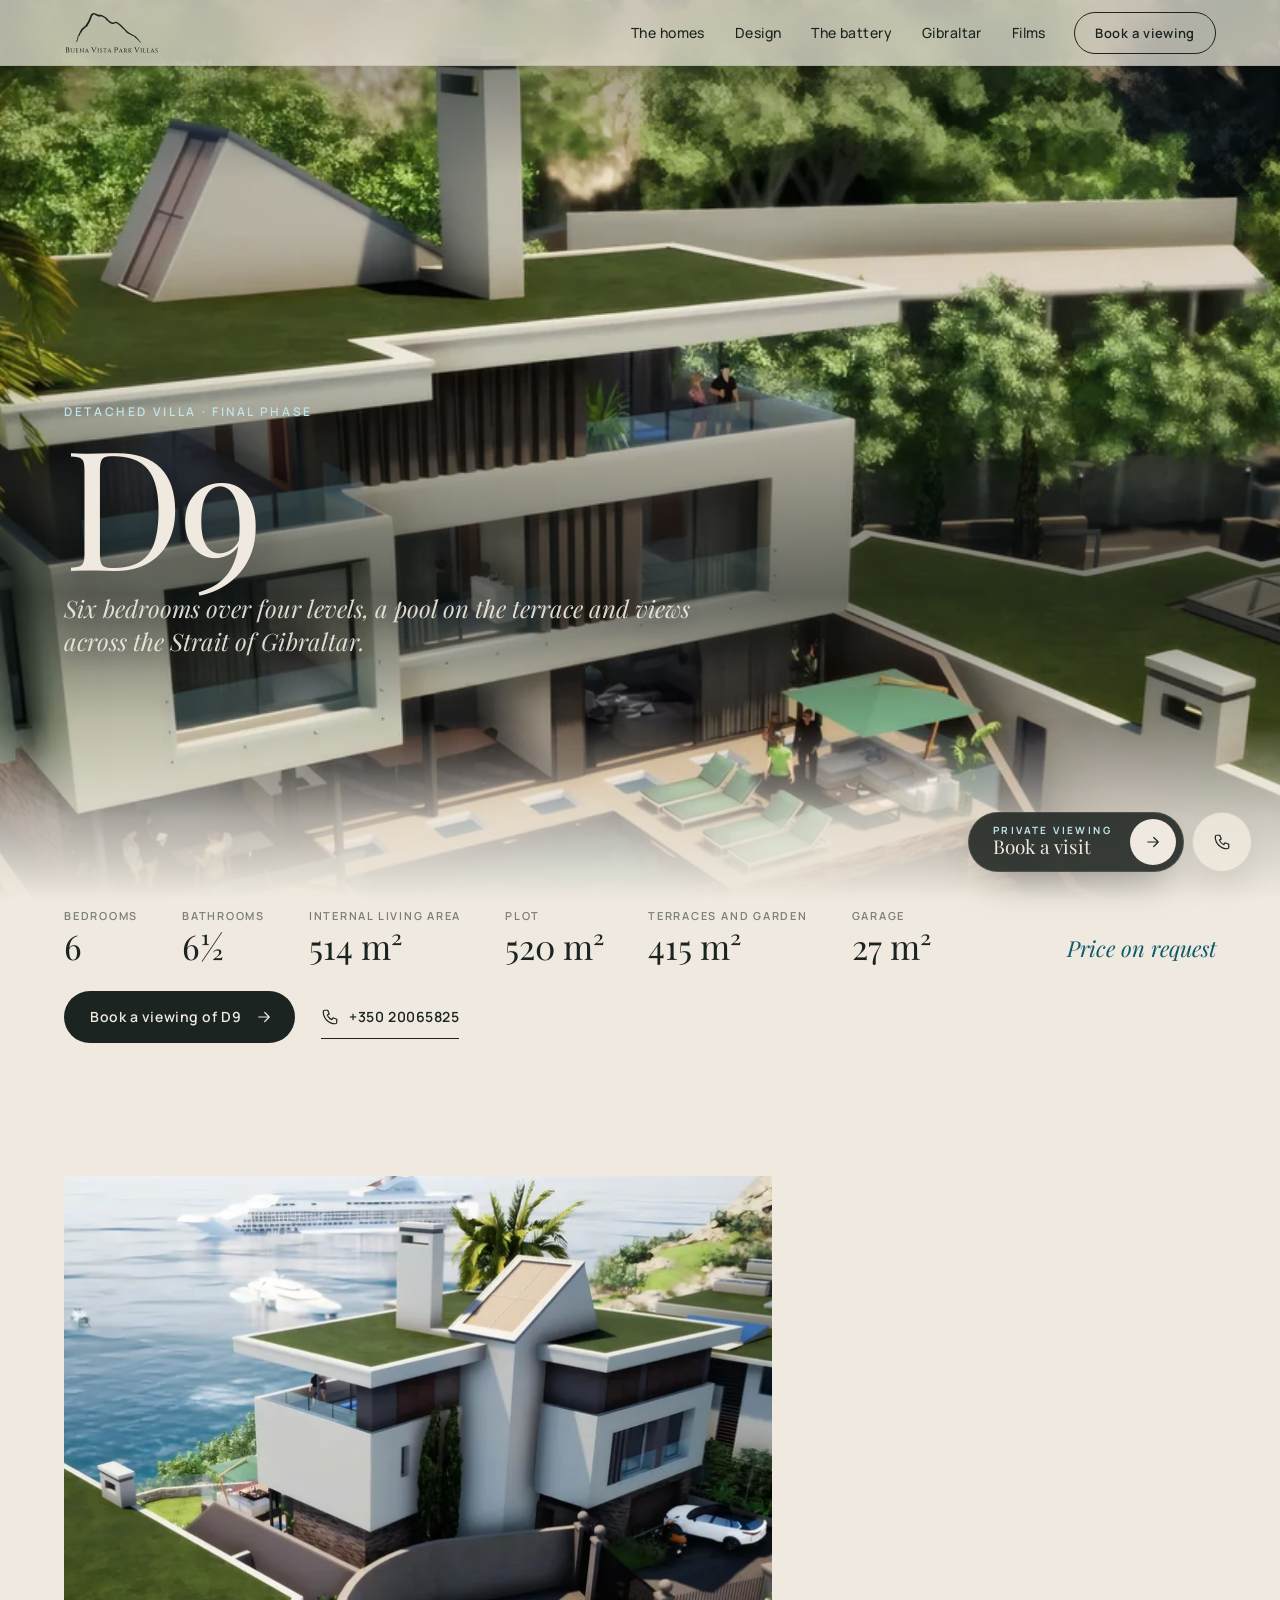
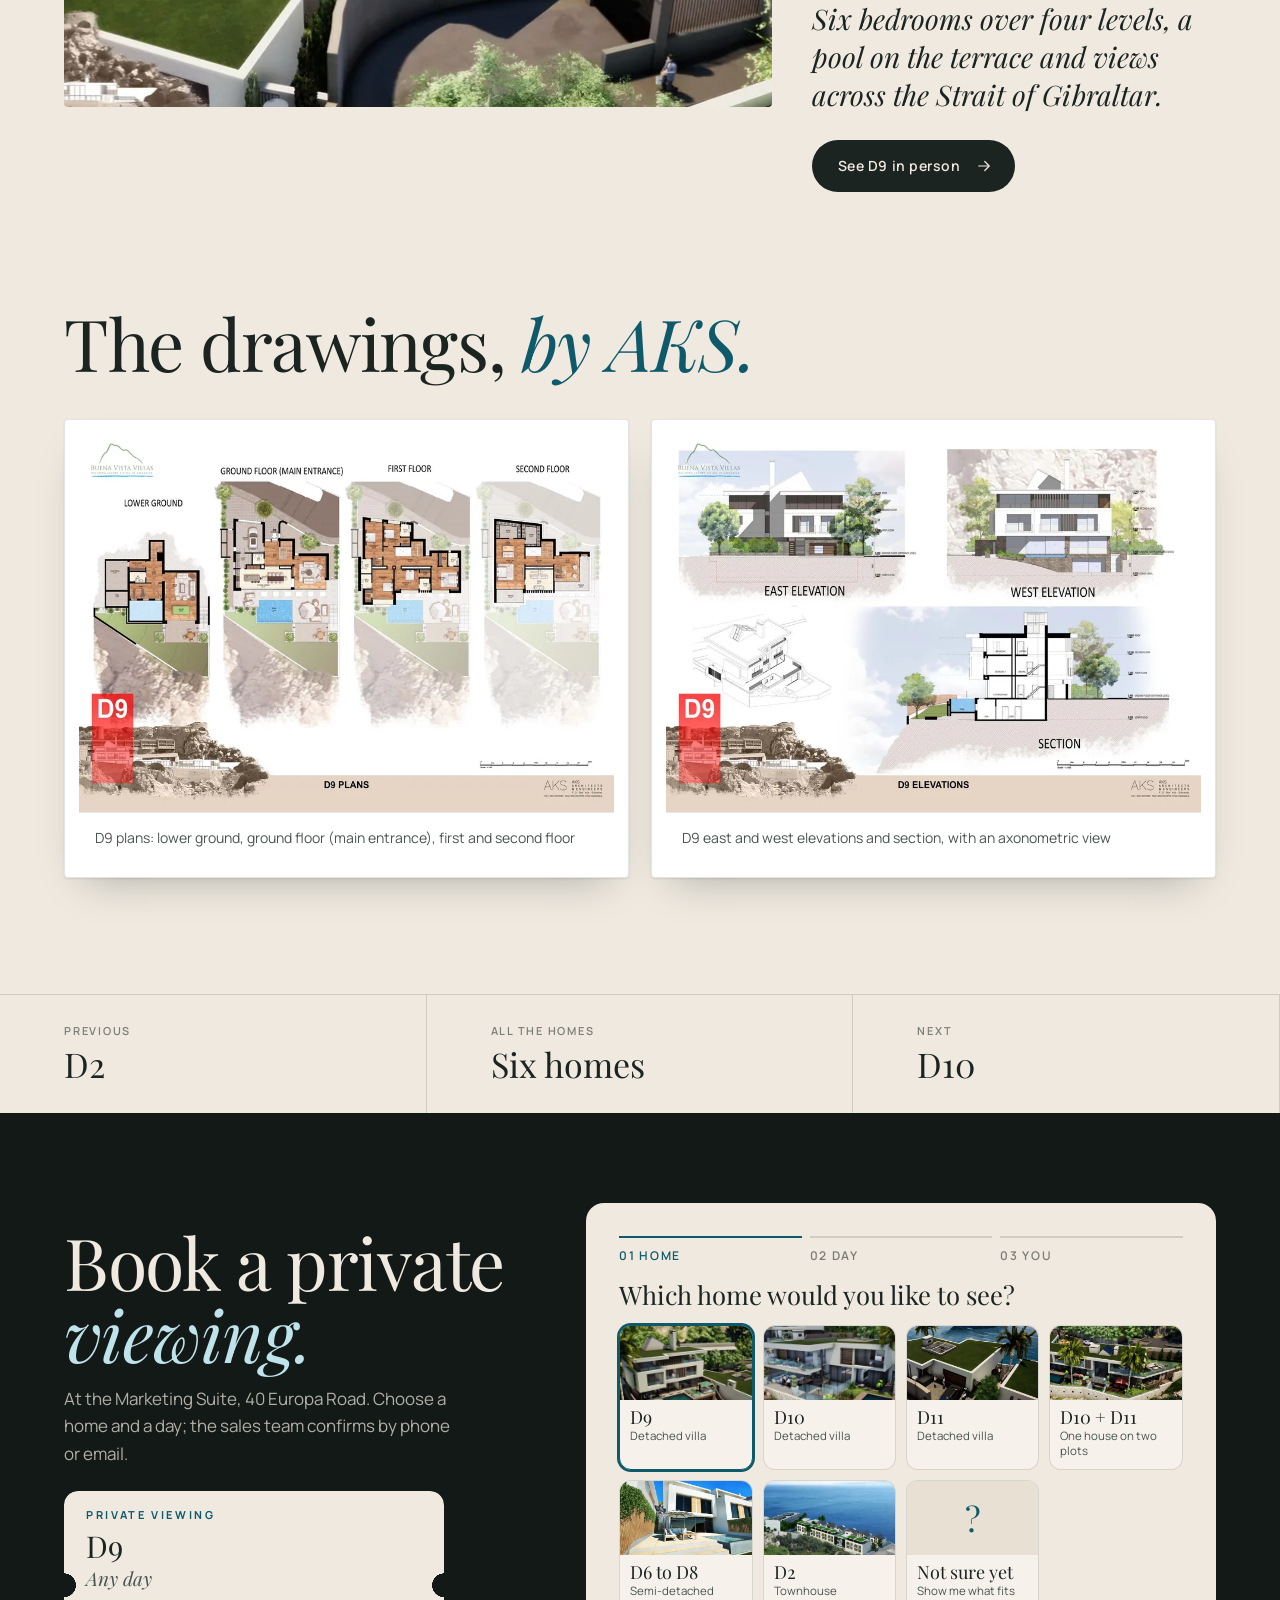
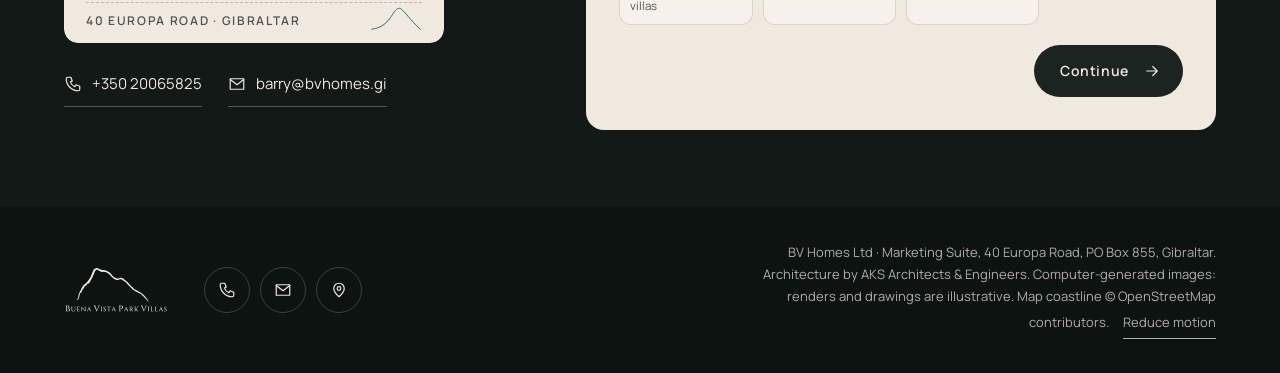
<file: homes/d9.html>
<!doctype html>
<html lang="en-GB">
<head>
<meta charset="utf-8">
<meta name="viewport" content="width=device-width, initial-scale=1, viewport-fit=cover">
<title>D9, detached villa | Buena Vista Park Villas, Gibraltar</title>
<meta name="description" content="D9 at Buena Vista Park Villas, Gibraltar: detached villa, 6 bedrooms, 514 m² internal. Plans by AKS. Price on request. Book a private viewing: +350 20065825.">
<meta name="robots" content="noindex">
<link rel="canonical" href="https://tomas476.github.io/buena-vista/homes/d9.html">
<meta property="og:type" content="website">
<meta property="og:site_name" content="Buena Vista Park Villas">
<meta property="og:title" content="D9, detached villa | Buena Vista Park Villas, Gibraltar">
<meta property="og:description" content="D9 at Buena Vista Park Villas, Gibraltar: detached villa, 6 bedrooms, 514 m² internal. Plans by AKS. Price on request. Book a private viewing: +350 20065825.">
<meta property="og:url" content="https://tomas476.github.io/buena-vista/homes/d9.html">
<meta property="og:image" content="https://tomas476.github.io/buena-vista/img/og-v2.jpg">
<meta property="og:image:width" content="1200">
<meta property="og:image:height" content="630">
<meta property="og:image:alt" content="Buena Vista Park Villas, Gibraltar: villas on the cliff edge above the sea.">
<meta name="twitter:card" content="summary_large_image">
<meta name="theme-color" content="#1B2421">
<link rel="icon" href="../img/icon.svg" type="image/svg+xml">
<link rel="apple-touch-icon" href="../img/icon-180.png">
<script>(function(){var d=document.documentElement;d.style.setProperty('--u',(innerHeight/100)+'px');try{if(localStorage.getItem('still')==='1')d.classList.add('still')}catch(e){}})()</script>
<link rel="preload" href="../fonts/bodoni.woff2" as="font" type="font/woff2" crossorigin>
<link rel="stylesheet" href="../css/site.css?v=2411a">
<script type="application/ld+json">{"@context": "https://schema.org", "@type": "Residence", "name": "Buena Vista Park Villas", "description": "Gated community of luxury villas and townhouses on the former Buena Vista Barracks, South District, Gibraltar.", "address": {"@type": "PostalAddress", "streetAddress": "40 Europa Road", "addressLocality": "Gibraltar", "addressCountry": "GI"}, "telephone": "+350 20065825", "email": "barry@bvhomes.gi"}</script>
</head>
<body class="sub house">
<svg width="0" height="0" style="position:absolute" aria-hidden="true">
  <symbol id="i-call" viewBox="0 0 24 24"><path d="M5 3h4l2 5-2.5 1.5a11 11 0 0 0 6 6L16 13l5 2v4a2 2 0 0 1-2 2A16 16 0 0 1 3 5a2 2 0 0 1 2-2Z"/></symbol>
  <symbol id="i-mail" viewBox="0 0 24 24"><path d="M3 5h18v14H3z"/><path d="m3 6 9 7 9-7"/></symbol>
  <symbol id="i-pin" viewBox="0 0 24 24"><path d="M12 21s7-6.2 7-11a7 7 0 1 0-14 0c0 4.8 7 11 7 11Z"/><circle cx="12" cy="10" r="2.5"/></symbol>
  <symbol id="i-wa" viewBox="0 0 24 24"><path d="M4 20l1.3-3.9A8 8 0 1 1 8 19z"/><path d="M9 8.5c0 3 2.5 6 5.5 6.5l1.2-1.4-1.8-1-1 .8a4.5 4.5 0 0 1-2.3-2.3l.8-1-1-1.8z"/></symbol>
  <symbol id="i-arrow" viewBox="0 0 24 24"><path d="M5 12h14M13 6l6 6-6 6"/></symbol>
  <symbol id="i-play" viewBox="0 0 24 24"><path d="M8 5.5v13l10.5-6.5z"/></symbol>
</svg>
<a class="skip" href="#main">Skip to content</a>

<header class="bar" id="bar">
  <a class="logo" href="../index.html" aria-label="Buena Vista Park Villas, home"><svg class="logo-svg" viewBox="0 -16 1260 556" aria-hidden="true"><g class="rock" transform="translate(94.1 -30) scale(0.93)"><path transform="translate(0 480) scale(.1 -.1)" d="M3123 4501 c-187 -69 -294 -165 -342 -306 -8 -22 -24 -62 -36 -90 -47 -105 -88 -205 -145 -355 -131 -349 -293 -656 -459 -870 -36 -47 -85 -110 -108 -141 -25 -35 -104 -108 -205 -190 -89 -73 -192 -161 -228 -195 -36 -33 -78 -69 -92 -78 -35 -23 -84 -100 -102 -159 -7 -25 -32 -67 -54 -94 -24 -28 -58 -89 -82 -148 -56 -134 -137 -303 -164 -340 -52 -72 -196 -387 -196 -431 0 -12 -5 -35 -11 -50 -5 -16 -17 -71 -25 -124 -24 -161 -31 -192 -64 -285 -17 -49 -36 -109 -42 -132 -8 -34 -23 -55 -76 -103 -53 -48 -63 -60 -49 -66 10 -4 25 0 35 9 9 8 29 18 43 22 14 3 44 23 66 43 23 20 52 45 66 54 36 25 84 155 102 279 19 124 16 120 70 112 38 -5 45 -3 45 11 0 10 -8 16 -22 16 -47 0 -52 12 -39 86 7 38 20 87 30 109 39 84 53 155 31 155 -5 0 -10 7 -10 16 0 8 4 13 9 9 5 -3 13 -1 16 5 4 6 14 10 23 9 10 -1 25 1 35 6 9 4 32 5 50 2 17 -3 41 -7 52 -9 19 -3 20 2 18 139 -2 89 1 143 7 143 6 0 10 -7 10 -15 0 -24 33 -86 44 -82 13 4 13 59 2 100 -8 28 -8 29 24 25 43 -4 53 39 20 84 -12 16 -20 37 -18 46 4 22 51 28 68 8 19 -23 32 -20 68 17 34 35 42 67 17 67 -8 0 -15 7 -15 15 0 8 8 15 18 15 22 0 54 32 51 52 -3 26 1 37 27 67 25 31 51 43 39 19 -4 -7 1 -4 10 7 12 15 15 31 10 66 -7 46 -7 46 106 124 168 116 205 159 240 275 18 59 45 61 67 5 8 -22 16 -41 18 -43 6 -9 47 38 65 75 17 34 28 45 60 55 55 16 114 92 186 238 31 63 71 131 89 151 66 76 122 186 353 699 58 129 111 279 111 316 0 31 30 86 111 200 71 100 123 148 153 140 11 -3 46 -6 77 -6 48 0 62 -5 99 -32 73 -56 113 -77 185 -99 39 -12 81 -29 95 -39 25 -18 135 -75 135 -70 0 1 38 -10 86 -24 98 -30 139 -32 199 -11 57 20 124 20 141 -1 11 -13 25 -15 75 -10 61 6 62 6 214 -70 223 -111 343 -195 426 -296 83 -102 285 -304 379 -379 39 -31 79 -66 89 -78 11 -11 25 -21 33 -21 7 0 13 -4 13 -9 0 -4 39 -33 86 -64 70 -46 92 -55 115 -50 31 6 63 -10 112 -56 28 -25 32 -26 155 -25 127 0 127 0 198 42 74 44 87 47 326 54 16 1 46 -13 75 -35 26 -20 107 -77 178 -126 241 -167 405 -307 521 -445 71 -86 93 -108 253 -257 159 -148 199 -189 263 -270 115 -146 173 -195 388 -330 87 -54 386 -209 404 -209 3 0 30 -11 61 -25 31 -15 95 -41 143 -59 231 -88 214 -75 562 -425 173 -174 342 -350 375 -391 102 -128 336 -352 352 -336 14 14 -95 186 -231 365 -39 51 -84 112 -100 135 -109 153 -354 412 -518 548 -64 52 -274 188 -291 188 -5 0 -198 110 -457 260 -36 21 -101 56 -145 78 -94 47 -173 103 -270 194 -38 35 -90 82 -115 103 -88 75 -183 171 -283 285 -119 134 -363 380 -492 496 -49 45 -121 109 -160 144 -202 181 -408 309 -531 329 -71 11 -113 2 -264 -59 -225 -91 -260 -85 -570 98 -80 47 -168 103 -197 124 -59 43 -238 259 -276 334 -61 119 -347 314 -607 413 -64 25 -221 54 -405 76 -208 25 -287 48 -518 156 -234 110 -362 137 -464 100z"/></g><g class="word" transform="translate(14.5 520) scale(0.1)"><path d="M131.0 -73.0V-627.0Q131.0 -653.0 112.0 -671.5Q93.0 -690.0 67.0 -690.0H55.0L54.0 -700.0H283.0Q354.0 -700.0 405.5 -680.0Q457.0 -660.0 484.5 -622.5Q512.0 -585.0 512.0 -532.0Q512.0 -488.0 495.5 -456.5Q479.0 -425.0 453.0 -406.5Q427.0 -388.0 398.0 -381.0Q450.0 -374.0 489.5 -348.0Q529.0 -322.0 550.0 -282.0Q571.0 -242.0 571.0 -190.0Q571.0 -132.0 541.5 -89.0Q512.0 -46.0 456.0 -23.0Q400.0 0.0 322.0 0.0H54.0L55.0 -10.0H67.0Q93.0 -10.0 112.0 -28.5Q131.0 -47.0 131.0 -73.0ZM224.0 -664.0V-39.0H305.0Q355.0 -39.0 390.5 -57.0Q426.0 -75.0 445.0 -111.0Q464.0 -147.0 464.0 -199.0Q464.0 -251.0 445.0 -284.5Q426.0 -318.0 396.0 -336.5Q366.0 -355.0 329.5 -362.5Q293.0 -370.0 258.0 -370.0V-379.0Q281.0 -379.0 307.0 -385.0Q333.0 -391.0 356.5 -406.0Q380.0 -421.0 394.5 -449.5Q409.0 -478.0 409.0 -523.0Q409.0 -570.0 393.0 -601.5Q377.0 -633.0 345.5 -648.5Q314.0 -664.0 269.0 -664.0Z M891.06 -546.0V-538.2H878.58Q861.4200000000001 -538.2 849.33 -527.28Q837.24 -516.36 837.24 -499.20000000000005V-202.8Q837.24 -146.64000000000001 857.13 -104.52000000000001Q877.02 -62.400000000000006 913.29 -39.39Q949.56 -16.38 997.9200000000001 -16.38Q1048.62 -16.38 1086.4499999999998 -38.22Q1124.28 -60.06 1144.9499999999998 -99.84Q1165.62 -139.62 1165.62 -192.66V-499.20000000000005Q1165.62 -516.36 1153.53 -527.28Q1141.44 -538.2 1124.28 -538.2H1111.8V-546.0H1262.3400000000001V-538.2H1249.8600000000001Q1232.7 -538.2 1220.6100000000001 -527.28Q1208.52 -516.36 1208.52 -499.20000000000005V-194.22Q1208.52 -132.6 1182.3899999999999 -86.58Q1156.26 -40.56 1107.51 -14.82Q1058.76 10.92 993.24 10.92Q922.26 10.92 870.78 -14.43Q819.3 -39.78 792.0 -85.8Q764.7 -131.82 764.7 -193.44V-499.20000000000005Q764.7 -516.36 752.61 -527.28Q740.52 -538.2 723.36 -538.2H710.88V-546.0Z M1791.12 -137.28 1749.0 0.0H1398.7799999999997V-7.800000000000001H1408.9199999999998Q1429.1999999999998 -7.800000000000001 1443.6299999999999 -22.230000000000004Q1458.06 -36.660000000000004 1458.84 -56.940000000000005V-489.06Q1458.84 -509.34000000000003 1444.02 -523.77Q1429.1999999999998 -538.2 1408.9199999999998 -538.2H1399.56L1398.7799999999997 -546.0H1648.3799999999999Q1665.54 -546.0 1684.6499999999999 -548.34Q1703.7599999999998 -550.6800000000001 1720.1399999999999 -553.8000000000001Q1736.52 -556.9200000000001 1743.54 -560.04V-449.28000000000003H1735.7399999999998V-461.76Q1735.7399999999998 -485.94 1720.1399999999999 -502.32Q1706.8799999999999 -515.58 1687.3799999999999 -518.7H1531.3799999999999V-282.36H1653.84Q1674.12 -283.14 1687.3799999999999 -297.18Q1700.6399999999999 -311.22 1700.6399999999999 -330.72V-340.08H1708.4399999999998V-198.12H1700.6399999999999V-208.26000000000002Q1700.6399999999999 -227.76000000000002 1687.3799999999999 -241.8Q1674.12 -255.84 1653.84 -255.84H1531.3799999999999V-27.3H1639.7999999999997Q1680.36 -27.3 1707.6599999999999 -40.95Q1734.9599999999998 -54.6 1752.8999999999999 -79.56Q1770.84 -104.52000000000001 1783.32 -137.28Z M1974.3599999999997 -557.7 2389.3199999999997 -131.82V-490.62Q2388.54 -510.90000000000003 2374.89 -524.5500000000001Q2361.24 -538.2 2340.9599999999996 -538.2H2326.14V-546.0H2511.7799999999997V-538.2H2497.74Q2478.24 -538.2 2464.2 -524.5500000000001Q2450.16 -510.90000000000003 2449.3799999999997 -490.62V-88.92Q2449.3799999999997 -62.400000000000006 2451.33 -39.39Q2453.2799999999997 -16.38 2454.8399999999997 -3.12L2457.18 10.92H2450.16L2034.4199999999998 -414.96000000000004L2035.1999999999998 -55.38Q2035.1999999999998 -35.88 2049.24 -21.840000000000003Q2063.2799999999997 -7.800000000000001 2082.7799999999997 -7.800000000000001H2097.6V0.0H1911.9599999999998V-7.800000000000001H1926.7799999999997Q1946.2799999999997 -7.800000000000001 1960.3199999999997 -21.840000000000003Q1974.3599999999997 -35.88 1974.3599999999997 -55.38V-460.2Q1974.3599999999997 -501.54 1970.4599999999998 -529.62L1966.5599999999997 -557.7Z M2881.4399999999996 -558.48 3099.0599999999995 -54.6Q3110.7599999999998 -29.64 3129.4799999999996 -19.5Q3148.2 -7.800000000000001 3166.1399999999994 -7.800000000000001H3172.3799999999997V0.0H2972.7V-7.800000000000001H2979.7199999999993Q2995.3199999999997 -7.800000000000001 3007.0199999999995 -20.67Q3018.7199999999993 -33.54 3009.3599999999997 -56.940000000000005L2963.3399999999997 -177.06H2762.0999999999995L2712.9599999999996 -54.6Q2708.2799999999997 -40.56 2712.1799999999994 -30.42Q2716.0799999999995 -19.5 2725.0499999999993 -13.65Q2734.0199999999995 -7.800000000000001 2743.3799999999997 -7.800000000000001H2750.3999999999996V0.0H2590.4999999999995V-7.800000000000001H2597.5199999999995Q2615.4599999999996 -7.800000000000001 2634.1799999999994 -19.5Q2651.3399999999997 -28.86 2663.0399999999995 -50.7L2842.4399999999996 -471.12Q2843.2199999999993 -472.68 2848.2899999999995 -483.21000000000004Q2853.3599999999997 -493.74 2859.2099999999996 -508.56Q2865.0599999999995 -523.38 2869.74 -537.4200000000001Q2874.4199999999996 -551.46 2874.4199999999996 -558.48ZM2773.0199999999995 -203.58H2953.2L2865.0599999999995 -434.46000000000004Z M3811.8999999999996 16.0 3524.8999999999996 -627.0Q3509.8999999999996 -661.0 3484.8999999999996 -675.5Q3459.8999999999996 -690.0 3436.8999999999996 -690.0H3428.8999999999996V-700.0H3684.8999999999996V-690.0H3675.8999999999996Q3656.8999999999996 -690.0 3642.3999999999996 -674.0Q3627.8999999999996 -658.0 3638.8999999999996 -628.0H3637.8999999999996L3833.8999999999996 -141.0L4040.8999999999996 -633.0Q4048.8999999999996 -659.0 4034.8999999999996 -674.0Q4019.8999999999996 -690.0 4000.8999999999996 -690.0H3991.8999999999996V-700.0H4196.9V-690.0H4187.9Q4165.9 -690.0 4140.9 -675.5Q4115.9 -661.0 4099.9 -627.0L3861.8999999999996 -96.0Q3861.8999999999996 -94.0 3855.3999999999996 -80.5Q3848.8999999999996 -67.0 3840.8999999999996 -48.0Q3832.8999999999996 -29.0 3827.3999999999996 -11.0Q3821.8999999999996 7.0 3820.8999999999996 16.0Z M4343.08 -56.940000000000005V-489.06Q4342.299999999999 -509.34000000000003 4327.869999999999 -523.77Q4313.44 -538.2 4293.16 -538.2H4283.0199999999995V-546.0H4475.679999999999V-538.2H4465.54Q4445.259999999999 -538.2 4430.83 -523.77Q4416.4 -509.34000000000003 4415.62 -489.06V-56.940000000000005Q4416.4 -36.660000000000004 4430.83 -22.230000000000004Q4445.259999999999 -7.800000000000001 4465.54 -7.800000000000001H4475.679999999999V0.0H4283.0199999999995V-7.800000000000001H4293.16Q4313.44 -7.800000000000001 4327.869999999999 -22.230000000000004Q4342.299999999999 -36.660000000000004 4343.08 -56.940000000000005Z M4779.82 -556.9200000000001Q4793.08 -556.9200000000001 4810.24 -555.3600000000001Q4827.4 -553.8000000000001 4844.5599999999995 -551.46Q4850.799999999999 -549.9 4857.039999999999 -549.12H4896.04V-532.74L4892.919999999999 -446.94H4885.9Q4885.9 -485.16 4858.599999999999 -507.78Q4831.299999999999 -530.4 4789.959999999999 -530.4Q4746.28 -530.4 4719.369999999999 -505.04999999999995Q4692.459999999999 -479.7 4692.459999999999 -445.38Q4691.679999999999 -428.22 4701.429999999999 -409.11Q4711.179999999999 -390.0 4731.459999999999 -373.62L4883.5599999999995 -246.48000000000002Q4910.86 -225.42000000000002 4922.17 -197.73000000000002Q4933.48 -170.04 4932.7 -140.4Q4931.139999999999 -71.76 4886.679999999999 -30.42Q4842.219999999999 10.92 4766.5599999999995 10.92Q4742.379999999999 10.92 4714.689999999999 6.24Q4686.999999999999 1.56 4662.82 -8.190000000000001Q4638.639999999999 -17.94 4623.82 -33.54Q4619.919999999999 -47.58 4620.3099999999995 -68.25Q4620.7 -88.92 4624.99 -110.75999999999999Q4629.28 -132.6 4636.299999999999 -149.76H4643.32Q4639.419999999999 -109.98 4654.629999999999 -78.78Q4669.839999999999 -47.58 4699.089999999999 -30.81Q4728.339999999999 -14.040000000000001 4766.5599999999995 -15.600000000000001Q4812.58 -17.16 4842.61 -44.07Q4872.639999999999 -70.98 4872.639999999999 -114.66000000000001Q4872.639999999999 -137.28 4862.5 -156.0Q4852.36 -174.72 4831.299999999999 -189.54000000000002L4686.219999999999 -312.78000000000003Q4656.58 -334.62 4644.1 -364.26Q4631.62 -393.90000000000003 4633.179999999999 -423.54Q4634.74 -458.64000000000004 4651.9 -489.45000000000005Q4669.0599999999995 -520.26 4701.429999999999 -538.59Q4733.799999999999 -556.9200000000001 4779.82 -556.9200000000001Z M5515.3 -560.82V-450.06L5507.5 -450.84000000000003V-462.54Q5507.5 -487.5 5491.51 -503.49Q5475.52 -519.48 5450.56 -520.26H5317.96V-56.940000000000005Q5318.74 -36.660000000000004 5333.17 -22.230000000000004Q5347.6 -7.800000000000001 5367.88 -7.800000000000001H5378.02V0.0H5185.36V-7.800000000000001H5195.5Q5215.78 -7.800000000000001 5230.21 -22.230000000000004Q5244.64 -36.660000000000004 5245.42 -56.940000000000005V-520.26H5112.82Q5087.86 -519.48 5071.87 -503.49Q5055.88 -487.5 5055.88 -462.54V-450.84000000000003L5048.08 -450.06V-560.82Q5055.88 -557.7 5071.87 -554.58Q5087.86 -551.46 5107.36 -549.12Q5126.86 -546.78 5143.24 -546.78H5420.14Q5437.3 -546.78 5456.41 -549.12Q5475.52 -551.46 5491.9 -554.58Q5508.28 -557.7 5515.3 -560.82Z M5867.0199999999995 -558.48 6084.639999999999 -54.6Q6096.339999999999 -29.64 6115.0599999999995 -19.5Q6133.78 -7.800000000000001 6151.719999999999 -7.800000000000001H6157.959999999999V0.0H5958.28V-7.800000000000001H5965.299999999999Q5980.9 -7.800000000000001 5992.599999999999 -20.67Q6004.299999999999 -33.54 5994.94 -56.940000000000005L5948.919999999999 -177.06H5747.679999999999L5698.539999999999 -54.6Q5693.86 -40.56 5697.759999999999 -30.42Q5701.66 -19.5 5710.629999999999 -13.65Q5719.599999999999 -7.800000000000001 5728.959999999999 -7.800000000000001H5735.98V0.0H5576.08V-7.800000000000001H5583.099999999999Q5601.039999999999 -7.800000000000001 5619.759999999999 -19.5Q5636.919999999999 -28.86 5648.62 -50.7L5828.0199999999995 -471.12Q5828.799999999999 -472.68 5833.869999999999 -483.21000000000004Q5838.94 -493.74 5844.789999999999 -508.56Q5850.639999999999 -523.38 5855.32 -537.4200000000001Q5859.999999999999 -551.46 5859.999999999999 -558.48ZM5758.599999999999 -203.58H5938.78L5850.639999999999 -434.46000000000004Z M6562.48 -73.0V-627.0Q6562.48 -653.0 6543.48 -671.5Q6524.48 -690.0 6498.48 -690.0H6486.48L6485.48 -700.0H6770.48Q6842.48 -700.0 6890.98 -676.5Q6939.48 -653.0 6964.98 -609.5Q6990.48 -566.0 6990.48 -507.0Q6991.48 -460.0 6972.98 -421.5Q6954.48 -383.0 6923.48 -357.0Q6892.48 -331.0 6852.98 -318.5Q6813.48 -306.0 6771.48 -310.0Q6729.48 -314.0 6689.48 -337.0V-347.0L6705.48 -345.0Q6720.48 -344.0 6744.98 -346.0Q6769.48 -348.0 6795.98 -358.0Q6822.48 -368.0 6845.98 -392.0Q6869.48 -416.0 6881.48 -457.0Q6884.48 -469.0 6886.48 -485.5Q6888.48 -502.0 6887.48 -517.0Q6886.48 -584.0 6851.98 -625.0Q6817.48 -666.0 6754.48 -666.0H6655.48V-73.0Q6656.48 -47.0 6674.98 -28.5Q6693.48 -10.0 6719.48 -10.0H6732.48V0.0H6485.48V-10.0H6498.48Q6524.48 -10.0 6542.98 -28.5Q6561.48 -47.0 6562.48 -73.0Z M7371.94 -558.48 7589.5599999999995 -54.6Q7601.259999999999 -29.64 7619.98 -19.5Q7638.7 -7.800000000000001 7656.639999999999 -7.800000000000001H7662.879999999999V0.0H7463.2V-7.800000000000001H7470.219999999999Q7485.82 -7.800000000000001 7497.5199999999995 -20.67Q7509.219999999999 -33.54 7499.86 -56.940000000000005L7453.839999999999 -177.06H7252.599999999999L7203.459999999999 -54.6Q7198.78 -40.56 7202.679999999999 -30.42Q7206.58 -19.5 7215.549999999999 -13.65Q7224.5199999999995 -7.800000000000001 7233.879999999999 -7.800000000000001H7240.9V0.0H7081.0V-7.800000000000001H7088.0199999999995Q7105.959999999999 -7.800000000000001 7124.679999999999 -19.5Q7141.839999999999 -28.86 7153.54 -50.7L7332.94 -471.12Q7333.719999999999 -472.68 7338.789999999999 -483.21000000000004Q7343.86 -493.74 7349.709999999999 -508.56Q7355.5599999999995 -523.38 7360.24 -537.4200000000001Q7364.919999999999 -551.46 7364.919999999999 -558.48ZM7263.5199999999995 -203.58H7443.7L7355.5599999999995 -434.46000000000004Z M7813.36 -56.940000000000005V-489.06Q7812.58 -509.34000000000003 7798.15 -523.77Q7783.719999999999 -538.2 7763.44 -538.2H7753.299999999999V-546.0H7982.62Q8017.719999999999 -546.0 8048.139999999999 -536.64Q8078.5599999999995 -527.28 8100.01 -508.95Q8121.46 -490.62 8133.9400000000005 -463.32000000000005Q8146.42 -436.02000000000004 8146.42 -399.36Q8146.42 -363.48 8130.04 -329.55Q8113.66 -295.62 8084.41 -273.78Q8055.16 -251.94 8015.379999999999 -250.38Q8032.54 -244.14000000000001 8049.7 -226.20000000000002Q8066.86 -208.26000000000002 8079.339999999999 -191.1Q8079.339999999999 -190.32 8089.089999999999 -176.28Q8098.839999999999 -162.24 8113.66 -141.57Q8128.48 -120.9 8143.69 -100.62Q8158.9 -80.34 8170.599999999999 -67.08Q8186.2 -48.36 8201.41 -35.49Q8216.619999999999 -22.62 8234.169999999998 -15.21Q8251.72 -7.800000000000001 8273.56 -7.800000000000001V0.0H8218.96Q8181.5199999999995 0.0 8152.66 -9.75Q8123.799999999999 -19.5 8102.74 -36.269999999999996Q8081.679999999999 -53.04 8066.86 -72.54Q8063.74 -78.0 8053.99 -92.82Q8044.24 -107.64 8032.15 -126.75Q8020.0599999999995 -145.86 8008.36 -164.58Q7996.66 -183.3 7988.08 -196.95Q7979.5 -210.6 7977.16 -214.5Q7963.9 -235.56 7947.5199999999995 -250.77Q7931.139999999999 -265.98 7911.639999999999 -266.76V-274.56Q7912.42 -274.56 7922.95 -274.17Q7933.48 -273.78000000000003 7947.5199999999995 -274.56Q7967.799999999999 -275.34000000000003 7990.8099999999995 -281.58000000000004Q8013.82 -287.82 8032.93 -305.76Q8052.04 -323.7 8061.4 -358.8Q8063.74 -366.6 8064.91 -378.3Q8066.08 -390.0 8065.299999999999 -402.48Q8064.5199999999995 -456.3 8038.389999999999 -486.33000000000004Q8012.259999999999 -516.36 7970.139999999999 -517.9200000000001Q7952.2 -519.48 7932.7 -519.09Q7913.2 -518.7 7899.16 -518.7H7885.9V-56.940000000000005Q7885.9 -36.660000000000004 7900.719999999999 -22.230000000000004Q7915.54 -7.800000000000001 7935.82 -7.800000000000001H7945.179999999999V0.0H7753.299999999999V-7.800000000000001H7763.44Q7783.719999999999 -7.800000000000001 7798.15 -22.230000000000004Q7812.58 -36.660000000000004 7813.36 -56.940000000000005Z M8418.58 -56.940000000000005V-489.06Q8417.8 -509.34000000000003 8403.369999999999 -523.77Q8388.94 -538.2 8368.66 -538.2H8358.52V-546.0H8551.18V-538.2H8541.039999999999Q8520.76 -538.2 8506.33 -523.77Q8491.9 -509.34000000000003 8491.119999999999 -489.06V-56.940000000000005Q8491.9 -36.660000000000004 8506.33 -22.230000000000004Q8520.76 -7.800000000000001 8541.039999999999 -7.800000000000001H8551.18V0.0H8358.52V-7.800000000000001H8368.66Q8388.94 -7.800000000000001 8403.369999999999 -22.230000000000004Q8417.8 -36.660000000000004 8418.58 -56.940000000000005ZM8843.68 -546.0V-538.98H8840.56Q8814.82 -538.98 8792.199999999999 -528.84Q8775.039999999999 -520.26 8761.0 -507.78000000000003L8583.16 -300.3L8789.86 -45.24Q8807.02 -27.3 8824.18 -17.94Q8841.34 -8.58 8865.52 -7.800000000000001V0.0H8821.84Q8814.039999999999 0.0 8797.66 -1.17Q8781.279999999999 -2.34 8761.779999999999 -7.0200000000000005Q8742.279999999999 -11.700000000000001 8722.779999999999 -22.23Q8703.279999999999 -32.76 8688.46 -51.480000000000004Q8686.9 -53.04 8674.029999999999 -69.03Q8661.16 -85.02 8641.66 -109.59Q8622.16 -134.16 8600.71 -161.46Q8579.26 -188.76000000000002 8559.76 -212.16L8528.56 -251.16L8516.08 -266.76L8700.94 -502.32Q8711.08 -515.58 8704.45 -527.28Q8697.82 -538.98 8682.22 -538.98H8674.42V-546.0Z M9506.6 16.0 9219.6 -627.0Q9204.6 -661.0 9179.6 -675.5Q9154.6 -690.0 9131.6 -690.0H9123.6V-700.0H9379.6V-690.0H9370.6Q9351.6 -690.0 9337.1 -674.0Q9322.6 -658.0 9333.6 -628.0H9332.6L9528.6 -141.0L9735.6 -633.0Q9743.6 -659.0 9729.6 -674.0Q9714.6 -690.0 9695.6 -690.0H9686.6V-700.0H9891.6V-690.0H9882.6Q9860.6 -690.0 9835.6 -675.5Q9810.6 -661.0 9794.6 -627.0L9556.6 -96.0Q9556.6 -94.0 9550.1 -80.5Q9543.6 -67.0 9535.6 -48.0Q9527.6 -29.0 9522.1 -11.0Q9516.6 7.0 9515.6 16.0Z M10037.78 -56.940000000000005V-489.06Q10037.0 -509.34000000000003 10022.57 -523.77Q10008.140000000001 -538.2 9987.86 -538.2H9977.720000000001V-546.0H10170.380000000001V-538.2H10160.24Q10139.960000000001 -538.2 10125.53 -523.77Q10111.1 -509.34000000000003 10110.32 -489.06V-56.940000000000005Q10111.1 -36.660000000000004 10125.53 -22.230000000000004Q10139.960000000001 -7.800000000000001 10160.24 -7.800000000000001H10170.380000000001V0.0H9977.720000000001V-7.800000000000001H9987.86Q10008.140000000001 -7.800000000000001 10022.57 -22.230000000000004Q10037.0 -36.660000000000004 10037.78 -56.940000000000005Z M10706.18 -137.28 10664.060000000001 0.0H10313.840000000002V-7.800000000000001H10323.980000000001Q10344.260000000002 -7.800000000000001 10358.690000000002 -22.230000000000004Q10373.12 -36.660000000000004 10373.900000000001 -56.940000000000005V-489.06Q10373.12 -509.34000000000003 10358.690000000002 -523.77Q10344.260000000002 -538.2 10323.980000000001 -538.2H10313.840000000002V-546.0H10506.500000000002V-538.2H10496.36Q10476.080000000002 -538.2 10461.650000000001 -523.77Q10447.220000000001 -509.34000000000003 10446.44 -489.06V-27.3H10554.86Q10595.420000000002 -27.3 10622.720000000001 -40.95Q10650.02 -54.6 10667.960000000001 -79.56Q10685.900000000001 -104.52000000000001 10698.380000000001 -137.28Z M11218.580000000002 -137.28 11176.460000000001 0.0H10826.240000000002V-7.800000000000001H10836.380000000001Q10856.660000000002 -7.800000000000001 10871.09 -22.230000000000004Q10885.52 -36.660000000000004 10886.300000000001 -56.940000000000005V-489.06Q10885.52 -509.34000000000003 10871.09 -523.77Q10856.660000000002 -538.2 10836.380000000001 -538.2H10826.240000000002V-546.0H11018.900000000001V-538.2H11008.76Q10988.480000000001 -538.2 10974.050000000001 -523.77Q10959.62 -509.34000000000003 10958.84 -489.06V-27.3H11067.26Q11107.820000000002 -27.3 11135.12 -40.95Q11162.42 -54.6 11180.36 -79.56Q11198.300000000001 -104.52000000000001 11210.78 -137.28Z M11574.98 -558.48 11792.6 -54.6Q11804.300000000001 -29.64 11823.02 -19.5Q11841.74 -7.800000000000001 11859.68 -7.800000000000001H11865.92V0.0H11666.24V-7.800000000000001H11673.26Q11688.86 -7.800000000000001 11700.560000000001 -20.67Q11712.26 -33.54 11702.9 -56.940000000000005L11656.880000000001 -177.06H11455.640000000001L11406.5 -54.6Q11401.82 -40.56 11405.720000000001 -30.42Q11409.62 -19.5 11418.59 -13.65Q11427.560000000001 -7.800000000000001 11436.92 -7.800000000000001H11443.94V0.0H11284.04V-7.800000000000001H11291.060000000001Q11309.0 -7.800000000000001 11327.720000000001 -19.5Q11344.880000000001 -28.86 11356.58 -50.7L11535.98 -471.12Q11536.76 -472.68 11541.83 -483.21000000000004Q11546.9 -493.74 11552.75 -508.56Q11558.6 -523.38 11563.28 -537.4200000000001Q11567.960000000001 -551.46 11567.960000000001 -558.48ZM11466.560000000001 -203.58H11646.74L11558.6 -434.46000000000004Z M12116.24 -556.9200000000001Q12129.5 -556.9200000000001 12146.66 -555.3600000000001Q12163.82 -553.8000000000001 12180.980000000001 -551.46Q12187.220000000001 -549.9 12193.460000000001 -549.12H12232.460000000001V-532.74L12229.34 -446.94H12222.32Q12222.32 -485.16 12195.02 -507.78Q12167.720000000001 -530.4 12126.380000000001 -530.4Q12082.7 -530.4 12055.79 -505.04999999999995Q12028.880000000001 -479.7 12028.880000000001 -445.38Q12028.1 -428.22 12037.85 -409.11Q12047.6 -390.0 12067.880000000001 -373.62L12219.980000000001 -246.48000000000002Q12247.28 -225.42000000000002 12258.59 -197.73000000000002Q12269.900000000001 -170.04 12269.12 -140.4Q12267.560000000001 -71.76 12223.100000000002 -30.42Q12178.640000000001 10.92 12102.980000000001 10.92Q12078.800000000001 10.92 12051.11 6.24Q12023.42 1.56 11999.240000000002 -8.190000000000001Q11975.060000000001 -17.94 11960.24 -33.54Q11956.34 -47.58 11956.73 -68.25Q11957.12 -88.92 11961.41 -110.75999999999999Q11965.7 -132.6 11972.720000000001 -149.76H11979.74Q11975.84 -109.98 11991.05 -78.78Q12006.26 -47.58 12035.51 -30.81Q12064.76 -14.040000000000001 12102.980000000001 -15.600000000000001Q12149.0 -17.16 12179.03 -44.07Q12209.060000000001 -70.98 12209.060000000001 -114.66000000000001Q12209.060000000001 -137.28 12198.920000000002 -156.0Q12188.78 -174.72 12167.720000000001 -189.54000000000002L12022.640000000001 -312.78000000000003Q11993.0 -334.62 11980.52 -364.26Q11968.04 -393.90000000000003 11969.6 -423.54Q11971.16 -458.64000000000004 11988.32 -489.45000000000005Q12005.480000000001 -520.26 12037.850000000002 -538.59Q12070.220000000001 -556.9200000000001 12116.24 -556.9200000000001Z"/></g></svg></a>
  <nav class="nav" aria-label="Main">
    <a href="../index.html#homes">The homes</a>
    <a href="../index.html#made">Design</a>
    <a href="../index.html#site">The battery</a>
    <a href="../index.html#gibraltar">Gibraltar</a>
    <a href="../index.html#films">Films</a>
  </nav>
  <a class="bar-cta" href="../viewing.html" data-cta="bar-viewing">Book a viewing</a>
  <button class="menu-btn" id="menuBtn" type="button" aria-expanded="false" aria-controls="menu"><span></span><span></span><b class="sr">Menu</b></button>
</header>

<div class="menu" id="menu" hidden>
  <nav aria-label="Menu">
    <a href="../index.html#homes">The homes</a>
    <a href="../index.html#made">Design your home</a>
    <a href="../index.html#site">The battery</a>
    <a href="../index.html#gibraltar">Gibraltar</a>
    <a href="../index.html#films">Films</a>
    <a href="../viewing.html" data-cta="menu-viewing"><em>Book a private viewing</em></a>
  </nav>
  <p class="menu-foot"><a href="tel:+35020065825" data-cta="menu-call"><svg class="ico" aria-hidden="true"><use href="#i-call"/></svg>+350 20065825</a><a href="mailto:barry@bvhomes.gi" data-cta="menu-mail"><svg class="ico" aria-hidden="true"><use href="#i-mail"/></svg>barry@bvhomes.gi</a></p>
</div>

<main id="main">

<article class="hd">
  <header class="hd-top">
    <figure class="hd-pic"><img src="../img/d9-2400.webp" srcset="../img/d9-480.webp 480w, ../img/d9-900.webp 900w, ../img/d9-1600.webp 1600w, ../img/d9-2400.webp 2400w" sizes="100vw" width="2400" height="888" alt="Render of villa D9: three floors above a pool terrace, green roof and a palm in front" fetchpriority="high" decoding="async"></figure>
    <div class="hd-head">
      <p class="hd-kind">Detached villa · Final phase</p>
      <h1 class="hd-code">D9</h1>
      <p class="hd-line">Six bedrooms over four levels, a pool on the terrace and views across the Strait of Gibraltar.</p>
    </div>
  </header>
  <section class="hd-facts">
    <dl class="nums"><div><dt>Bedrooms</dt><dd>6</dd></div><div><dt>Bathrooms</dt><dd>6½</dd></div><div><dt>Internal living area</dt><dd>514 m²</dd></div><div><dt>Plot</dt><dd>520 m²</dd></div><div><dt>Terraces and garden</dt><dd>415 m²</dd></div><div><dt>Garage</dt><dd>27 m²</dd></div></dl>
    <p class="hd-price">Price on request</p>
    <p class="hd-go"><a class="btn" href="#viewing" data-cta="home-d9-viewing">Book a viewing of D9 <svg class="arw" aria-hidden="true"><use href="#i-arrow"/></svg></a><a class="link" href="tel:+35020065825" data-cta="home-d9-call"><svg class="ico" aria-hidden="true"><use href="#i-call"/></svg>+350 20065825</a></p>
  </section>
  
  <section class="hd-gal">
    <figure class="hg-a"><img src="../img/d9-b-1600.webp" srcset="../img/d9-b-480.webp 480w, ../img/d9-b-900.webp 900w, ../img/d9-b-1600.webp 1600w" sizes="(min-width:1000px) 58vw, 100vw" width="1600" height="940" alt="Render of villa D9 from above, its green roof facing the sea and the sailing yachts" loading="lazy" decoding="async"></figure>
    <figure class="hg-b"><img src="../img/d9-900.webp" srcset="../img/d9-480.webp 480w, ../img/d9-900.webp 900w, ../img/d9-1600.webp 1600w, ../img/d9-2400.webp 2400w" sizes="(min-width:1000px) 30vw, 60vw" width="900" height="333" alt="Render of villa D9: three floors above a pool terrace, green roof and a palm in front" loading="lazy" decoding="async" style="object-position: 20% 70%"></figure>
    <blockquote class="hg-q"><p>Six bedrooms over four levels, a pool on the terrace and views across the Strait of Gibraltar.</p><a class="btn" href="#viewing" data-cta="home-d9-gallery-viewing">See D9 in person <svg class="arw" aria-hidden="true"><use href="#i-arrow"/></svg></a></blockquote>
  </section>
  <section class="hd-docs">
    <h2 class="h">The drawings, <em>by AKS.</em></h2>
    
    <ul class="docs">
      <li><a class="doc" href="../img/plan-d9-1600.webp" data-cap="D9 plans: lower ground, ground floor (main entrance), first and second floor"><img src="../img/plan-d9-900.webp" srcset="../img/plan-d9-480.webp 480w, ../img/plan-d9-900.webp 900w, ../img/plan-d9-1600.webp 1600w" sizes="(min-width:900px) 46vw, 92vw" width="900" height="636" alt="D9 plans: lower ground, ground floor (main entrance), first and second floor" loading="lazy" decoding="async"><span>D9 plans: lower ground, ground floor (main entrance), first and second floor</span></a></li>
      <li><a class="doc" href="../img/elev-d9-1600.webp" data-cap="D9 east and west elevations and section, with an axonometric view"><img src="../img/elev-d9-900.webp" srcset="../img/elev-d9-480.webp 480w, ../img/elev-d9-900.webp 900w, ../img/elev-d9-1600.webp 1600w" sizes="(min-width:900px) 46vw, 92vw" width="900" height="636" alt="D9 east and west elevations and section, with an axonometric view" loading="lazy" decoding="async"><span>D9 east and west elevations and section, with an axonometric view</span></a></li>
    </ul>
  </section>
  <nav class="hd-next" aria-label="Other homes">
    <a href="d2.html"><span>Previous</span>D2</a>
    <a href="../index.html#homes"><span>All the homes</span>Six homes</a>
    <a href="d10.html"><span>Next</span>D10</a>
  </nav>
</article>
<section class="ask" id="viewing">
  <div class="ask-in">
    <div class="ask-side">
      <h2 class="h light">Book a private <em>viewing.</em></h2>
      <p class="ask-lead">At the Marketing Suite, 40 Europa Road. Choose a home and a day; the sales team confirms by phone or email.</p>
      <div class="ticket" aria-live="polite">
        <p class="ticket-k">Private viewing</p>
        <p class="ticket-home" id="tHome">Choose a home</p>
        <p class="ticket-when" id="tWhen">Any day</p>
        <p class="ticket-where">40 Europa Road · Gibraltar</p>
        <svg class="ticket-rock" viewBox="0 0 120 60" aria-hidden="true"><path d="M4 56 C 30 52 40 40 52 22 C 58 12 64 6 70 8 C 80 14 92 34 116 56"/></svg>
      </div>
      <p class="ask-direct"><a href="tel:+35020065825" data-cta="ask-call"><svg class="ico" aria-hidden="true"><use href="#i-call"/></svg>+350 20065825</a><a href="mailto:barry@bvhomes.gi" data-cta="ask-mail"><svg class="ico" aria-hidden="true"><use href="#i-mail"/></svg>barry@bvhomes.gi</a></p>
    </div>
    <form class="steps" id="viewForm" novalidate>
      <input type="hidden" name="source" id="leadSource" value="direct">
      <input type="hidden" name="day" id="viewDay" value="">
      <ol class="steps-dots" aria-hidden="true"><li class="on">Home</li><li>Day</li><li>You</li></ol>
      <p class="sr" id="stepCount" aria-live="polite">Step 1 of 3</p>
      <fieldset class="step is-on">
        <legend>Which home would you like to see?</legend>
        <div class="picks"><label class="pick"><input type="radio" name="home" value="D9" required checked><span class="pick-img"><img src="../img/d9-480.webp" srcset="../img/d9-480.webp 480w, ../img/d9-900.webp 900w, ../img/d9-1600.webp 1600w, ../img/d9-2400.webp 2400w" sizes="160px" width="480" height="178" alt="" loading="lazy" decoding="async"></span><span class="pick-t"><b>D9</b>Detached villa</span></label><label class="pick"><input type="radio" name="home" value="D10" required><span class="pick-img"><img src="../img/d10-480.webp" srcset="../img/d10-480.webp 480w, ../img/d10-900.webp 900w, ../img/d10-1600.webp 1600w, ../img/d10-2400.webp 2400w" sizes="160px" width="480" height="178" alt="" loading="lazy" decoding="async"></span><span class="pick-t"><b>D10</b>Detached villa</span></label><label class="pick"><input type="radio" name="home" value="D11" required><span class="pick-img"><img src="../img/d11-480.webp" srcset="../img/d11-480.webp 480w, ../img/d11-900.webp 900w, ../img/d11-1600.webp 1600w, ../img/d11-2400.webp 2400w" sizes="160px" width="480" height="360" alt="" loading="lazy" decoding="async"></span><span class="pick-t"><b>D11</b>Detached villa</span></label><label class="pick"><input type="radio" name="home" value="D10 + D11" required><span class="pick-img"><img src="../img/d1011-480.webp" srcset="../img/d1011-480.webp 480w, ../img/d1011-900.webp 900w, ../img/d1011-1600.webp 1600w, ../img/d1011-2400.webp 2400w" sizes="160px" width="480" height="360" alt="" loading="lazy" decoding="async"></span><span class="pick-t"><b>D10 + D11</b>One house on two plots</span></label><label class="pick"><input type="radio" name="home" value="D6 to D8" required><span class="pick-img"><img src="../img/semi-480.webp" srcset="../img/semi-480.webp 480w, ../img/semi-900.webp 900w, ../img/semi-1600.webp 1600w, ../img/semi-2400.webp 2400w" sizes="160px" width="480" height="339" alt="" loading="lazy" decoding="async"></span><span class="pick-t"><b>D6 to D8</b>Semi-detached villas</span></label><label class="pick"><input type="radio" name="home" value="D2" required><span class="pick-img"><img src="../img/town-480.webp" srcset="../img/town-480.webp 480w, ../img/town-900.webp 900w" sizes="160px" width="480" height="322" alt="" loading="lazy" decoding="async"></span><span class="pick-t"><b>D2</b>Townhouse</span></label><label class="pick pick-any"><input type="radio" name="home" value="Not sure yet" required><span class="pick-img pick-q">?</span><span class="pick-t"><b>Not sure yet</b>Show me what fits</span></label></div>
      </fieldset>
      <fieldset class="step">
        <legend>When suits you?</legend>
        <div class="days" id="dayChips" role="radiogroup" aria-label="Preferred day"></div>
        <div class="opts">
          <label><input type="radio" name="time" value="Morning"><span>Morning</span></label>
          <label><input type="radio" name="time" value="Afternoon"><span>Afternoon</span></label>
        </div>
      </fieldset>
      <fieldset class="step">
        <legend>Where do we reach you?</legend>
        <label class="field"><span>Name</span><input type="text" name="name" autocomplete="name" required></label>
        <label class="field"><span>Email</span><input type="email" name="email" autocomplete="email" required></label>
        <label class="field"><span>Phone, with country code</span><input type="tel" name="phone" autocomplete="tel"></label>
      </fieldset>
      <div class="steps-nav">
        <button type="button" class="back" id="stepBack" hidden>Back</button>
        <button type="button" class="btn" id="stepNext">Continue <svg class="arw" aria-hidden="true"><use href="#i-arrow"/></svg></button>
        <button type="submit" class="btn" id="stepSend" hidden data-cta="form-send">Request the viewing <svg class="arw" aria-hidden="true"><use href="#i-arrow"/></svg></button>
      </div>
      <p class="done" id="formDone" hidden tabindex="-1">Your email to the Marketing Suite is ready to send. If it did not open, call +350 20065825.</p>
    </form>
  </div>
</section>
</main>

<footer class="foot" id="foot">
  <a class="foot-logo" href="../index.html" aria-label="Buena Vista Park Villas, home"><svg class="logo-svg foot-svg" viewBox="0 -16 1260 556" role="img" aria-label="Buena Vista Park Villas"><g class="rock" transform="translate(94.1 -30) scale(0.93)"><path transform="translate(0 480) scale(.1 -.1)" d="M3123 4501 c-187 -69 -294 -165 -342 -306 -8 -22 -24 -62 -36 -90 -47 -105 -88 -205 -145 -355 -131 -349 -293 -656 -459 -870 -36 -47 -85 -110 -108 -141 -25 -35 -104 -108 -205 -190 -89 -73 -192 -161 -228 -195 -36 -33 -78 -69 -92 -78 -35 -23 -84 -100 -102 -159 -7 -25 -32 -67 -54 -94 -24 -28 -58 -89 -82 -148 -56 -134 -137 -303 -164 -340 -52 -72 -196 -387 -196 -431 0 -12 -5 -35 -11 -50 -5 -16 -17 -71 -25 -124 -24 -161 -31 -192 -64 -285 -17 -49 -36 -109 -42 -132 -8 -34 -23 -55 -76 -103 -53 -48 -63 -60 -49 -66 10 -4 25 0 35 9 9 8 29 18 43 22 14 3 44 23 66 43 23 20 52 45 66 54 36 25 84 155 102 279 19 124 16 120 70 112 38 -5 45 -3 45 11 0 10 -8 16 -22 16 -47 0 -52 12 -39 86 7 38 20 87 30 109 39 84 53 155 31 155 -5 0 -10 7 -10 16 0 8 4 13 9 9 5 -3 13 -1 16 5 4 6 14 10 23 9 10 -1 25 1 35 6 9 4 32 5 50 2 17 -3 41 -7 52 -9 19 -3 20 2 18 139 -2 89 1 143 7 143 6 0 10 -7 10 -15 0 -24 33 -86 44 -82 13 4 13 59 2 100 -8 28 -8 29 24 25 43 -4 53 39 20 84 -12 16 -20 37 -18 46 4 22 51 28 68 8 19 -23 32 -20 68 17 34 35 42 67 17 67 -8 0 -15 7 -15 15 0 8 8 15 18 15 22 0 54 32 51 52 -3 26 1 37 27 67 25 31 51 43 39 19 -4 -7 1 -4 10 7 12 15 15 31 10 66 -7 46 -7 46 106 124 168 116 205 159 240 275 18 59 45 61 67 5 8 -22 16 -41 18 -43 6 -9 47 38 65 75 17 34 28 45 60 55 55 16 114 92 186 238 31 63 71 131 89 151 66 76 122 186 353 699 58 129 111 279 111 316 0 31 30 86 111 200 71 100 123 148 153 140 11 -3 46 -6 77 -6 48 0 62 -5 99 -32 73 -56 113 -77 185 -99 39 -12 81 -29 95 -39 25 -18 135 -75 135 -70 0 1 38 -10 86 -24 98 -30 139 -32 199 -11 57 20 124 20 141 -1 11 -13 25 -15 75 -10 61 6 62 6 214 -70 223 -111 343 -195 426 -296 83 -102 285 -304 379 -379 39 -31 79 -66 89 -78 11 -11 25 -21 33 -21 7 0 13 -4 13 -9 0 -4 39 -33 86 -64 70 -46 92 -55 115 -50 31 6 63 -10 112 -56 28 -25 32 -26 155 -25 127 0 127 0 198 42 74 44 87 47 326 54 16 1 46 -13 75 -35 26 -20 107 -77 178 -126 241 -167 405 -307 521 -445 71 -86 93 -108 253 -257 159 -148 199 -189 263 -270 115 -146 173 -195 388 -330 87 -54 386 -209 404 -209 3 0 30 -11 61 -25 31 -15 95 -41 143 -59 231 -88 214 -75 562 -425 173 -174 342 -350 375 -391 102 -128 336 -352 352 -336 14 14 -95 186 -231 365 -39 51 -84 112 -100 135 -109 153 -354 412 -518 548 -64 52 -274 188 -291 188 -5 0 -198 110 -457 260 -36 21 -101 56 -145 78 -94 47 -173 103 -270 194 -38 35 -90 82 -115 103 -88 75 -183 171 -283 285 -119 134 -363 380 -492 496 -49 45 -121 109 -160 144 -202 181 -408 309 -531 329 -71 11 -113 2 -264 -59 -225 -91 -260 -85 -570 98 -80 47 -168 103 -197 124 -59 43 -238 259 -276 334 -61 119 -347 314 -607 413 -64 25 -221 54 -405 76 -208 25 -287 48 -518 156 -234 110 -362 137 -464 100z"/></g><g class="word" transform="translate(14.5 520) scale(0.1)"><path d="M131.0 -73.0V-627.0Q131.0 -653.0 112.0 -671.5Q93.0 -690.0 67.0 -690.0H55.0L54.0 -700.0H283.0Q354.0 -700.0 405.5 -680.0Q457.0 -660.0 484.5 -622.5Q512.0 -585.0 512.0 -532.0Q512.0 -488.0 495.5 -456.5Q479.0 -425.0 453.0 -406.5Q427.0 -388.0 398.0 -381.0Q450.0 -374.0 489.5 -348.0Q529.0 -322.0 550.0 -282.0Q571.0 -242.0 571.0 -190.0Q571.0 -132.0 541.5 -89.0Q512.0 -46.0 456.0 -23.0Q400.0 0.0 322.0 0.0H54.0L55.0 -10.0H67.0Q93.0 -10.0 112.0 -28.5Q131.0 -47.0 131.0 -73.0ZM224.0 -664.0V-39.0H305.0Q355.0 -39.0 390.5 -57.0Q426.0 -75.0 445.0 -111.0Q464.0 -147.0 464.0 -199.0Q464.0 -251.0 445.0 -284.5Q426.0 -318.0 396.0 -336.5Q366.0 -355.0 329.5 -362.5Q293.0 -370.0 258.0 -370.0V-379.0Q281.0 -379.0 307.0 -385.0Q333.0 -391.0 356.5 -406.0Q380.0 -421.0 394.5 -449.5Q409.0 -478.0 409.0 -523.0Q409.0 -570.0 393.0 -601.5Q377.0 -633.0 345.5 -648.5Q314.0 -664.0 269.0 -664.0Z M891.06 -546.0V-538.2H878.58Q861.4200000000001 -538.2 849.33 -527.28Q837.24 -516.36 837.24 -499.20000000000005V-202.8Q837.24 -146.64000000000001 857.13 -104.52000000000001Q877.02 -62.400000000000006 913.29 -39.39Q949.56 -16.38 997.9200000000001 -16.38Q1048.62 -16.38 1086.4499999999998 -38.22Q1124.28 -60.06 1144.9499999999998 -99.84Q1165.62 -139.62 1165.62 -192.66V-499.20000000000005Q1165.62 -516.36 1153.53 -527.28Q1141.44 -538.2 1124.28 -538.2H1111.8V-546.0H1262.3400000000001V-538.2H1249.8600000000001Q1232.7 -538.2 1220.6100000000001 -527.28Q1208.52 -516.36 1208.52 -499.20000000000005V-194.22Q1208.52 -132.6 1182.3899999999999 -86.58Q1156.26 -40.56 1107.51 -14.82Q1058.76 10.92 993.24 10.92Q922.26 10.92 870.78 -14.43Q819.3 -39.78 792.0 -85.8Q764.7 -131.82 764.7 -193.44V-499.20000000000005Q764.7 -516.36 752.61 -527.28Q740.52 -538.2 723.36 -538.2H710.88V-546.0Z M1791.12 -137.28 1749.0 0.0H1398.7799999999997V-7.800000000000001H1408.9199999999998Q1429.1999999999998 -7.800000000000001 1443.6299999999999 -22.230000000000004Q1458.06 -36.660000000000004 1458.84 -56.940000000000005V-489.06Q1458.84 -509.34000000000003 1444.02 -523.77Q1429.1999999999998 -538.2 1408.9199999999998 -538.2H1399.56L1398.7799999999997 -546.0H1648.3799999999999Q1665.54 -546.0 1684.6499999999999 -548.34Q1703.7599999999998 -550.6800000000001 1720.1399999999999 -553.8000000000001Q1736.52 -556.9200000000001 1743.54 -560.04V-449.28000000000003H1735.7399999999998V-461.76Q1735.7399999999998 -485.94 1720.1399999999999 -502.32Q1706.8799999999999 -515.58 1687.3799999999999 -518.7H1531.3799999999999V-282.36H1653.84Q1674.12 -283.14 1687.3799999999999 -297.18Q1700.6399999999999 -311.22 1700.6399999999999 -330.72V-340.08H1708.4399999999998V-198.12H1700.6399999999999V-208.26000000000002Q1700.6399999999999 -227.76000000000002 1687.3799999999999 -241.8Q1674.12 -255.84 1653.84 -255.84H1531.3799999999999V-27.3H1639.7999999999997Q1680.36 -27.3 1707.6599999999999 -40.95Q1734.9599999999998 -54.6 1752.8999999999999 -79.56Q1770.84 -104.52000000000001 1783.32 -137.28Z M1974.3599999999997 -557.7 2389.3199999999997 -131.82V-490.62Q2388.54 -510.90000000000003 2374.89 -524.5500000000001Q2361.24 -538.2 2340.9599999999996 -538.2H2326.14V-546.0H2511.7799999999997V-538.2H2497.74Q2478.24 -538.2 2464.2 -524.5500000000001Q2450.16 -510.90000000000003 2449.3799999999997 -490.62V-88.92Q2449.3799999999997 -62.400000000000006 2451.33 -39.39Q2453.2799999999997 -16.38 2454.8399999999997 -3.12L2457.18 10.92H2450.16L2034.4199999999998 -414.96000000000004L2035.1999999999998 -55.38Q2035.1999999999998 -35.88 2049.24 -21.840000000000003Q2063.2799999999997 -7.800000000000001 2082.7799999999997 -7.800000000000001H2097.6V0.0H1911.9599999999998V-7.800000000000001H1926.7799999999997Q1946.2799999999997 -7.800000000000001 1960.3199999999997 -21.840000000000003Q1974.3599999999997 -35.88 1974.3599999999997 -55.38V-460.2Q1974.3599999999997 -501.54 1970.4599999999998 -529.62L1966.5599999999997 -557.7Z M2881.4399999999996 -558.48 3099.0599999999995 -54.6Q3110.7599999999998 -29.64 3129.4799999999996 -19.5Q3148.2 -7.800000000000001 3166.1399999999994 -7.800000000000001H3172.3799999999997V0.0H2972.7V-7.800000000000001H2979.7199999999993Q2995.3199999999997 -7.800000000000001 3007.0199999999995 -20.67Q3018.7199999999993 -33.54 3009.3599999999997 -56.940000000000005L2963.3399999999997 -177.06H2762.0999999999995L2712.9599999999996 -54.6Q2708.2799999999997 -40.56 2712.1799999999994 -30.42Q2716.0799999999995 -19.5 2725.0499999999993 -13.65Q2734.0199999999995 -7.800000000000001 2743.3799999999997 -7.800000000000001H2750.3999999999996V0.0H2590.4999999999995V-7.800000000000001H2597.5199999999995Q2615.4599999999996 -7.800000000000001 2634.1799999999994 -19.5Q2651.3399999999997 -28.86 2663.0399999999995 -50.7L2842.4399999999996 -471.12Q2843.2199999999993 -472.68 2848.2899999999995 -483.21000000000004Q2853.3599999999997 -493.74 2859.2099999999996 -508.56Q2865.0599999999995 -523.38 2869.74 -537.4200000000001Q2874.4199999999996 -551.46 2874.4199999999996 -558.48ZM2773.0199999999995 -203.58H2953.2L2865.0599999999995 -434.46000000000004Z M3811.8999999999996 16.0 3524.8999999999996 -627.0Q3509.8999999999996 -661.0 3484.8999999999996 -675.5Q3459.8999999999996 -690.0 3436.8999999999996 -690.0H3428.8999999999996V-700.0H3684.8999999999996V-690.0H3675.8999999999996Q3656.8999999999996 -690.0 3642.3999999999996 -674.0Q3627.8999999999996 -658.0 3638.8999999999996 -628.0H3637.8999999999996L3833.8999999999996 -141.0L4040.8999999999996 -633.0Q4048.8999999999996 -659.0 4034.8999999999996 -674.0Q4019.8999999999996 -690.0 4000.8999999999996 -690.0H3991.8999999999996V-700.0H4196.9V-690.0H4187.9Q4165.9 -690.0 4140.9 -675.5Q4115.9 -661.0 4099.9 -627.0L3861.8999999999996 -96.0Q3861.8999999999996 -94.0 3855.3999999999996 -80.5Q3848.8999999999996 -67.0 3840.8999999999996 -48.0Q3832.8999999999996 -29.0 3827.3999999999996 -11.0Q3821.8999999999996 7.0 3820.8999999999996 16.0Z M4343.08 -56.940000000000005V-489.06Q4342.299999999999 -509.34000000000003 4327.869999999999 -523.77Q4313.44 -538.2 4293.16 -538.2H4283.0199999999995V-546.0H4475.679999999999V-538.2H4465.54Q4445.259999999999 -538.2 4430.83 -523.77Q4416.4 -509.34000000000003 4415.62 -489.06V-56.940000000000005Q4416.4 -36.660000000000004 4430.83 -22.230000000000004Q4445.259999999999 -7.800000000000001 4465.54 -7.800000000000001H4475.679999999999V0.0H4283.0199999999995V-7.800000000000001H4293.16Q4313.44 -7.800000000000001 4327.869999999999 -22.230000000000004Q4342.299999999999 -36.660000000000004 4343.08 -56.940000000000005Z M4779.82 -556.9200000000001Q4793.08 -556.9200000000001 4810.24 -555.3600000000001Q4827.4 -553.8000000000001 4844.5599999999995 -551.46Q4850.799999999999 -549.9 4857.039999999999 -549.12H4896.04V-532.74L4892.919999999999 -446.94H4885.9Q4885.9 -485.16 4858.599999999999 -507.78Q4831.299999999999 -530.4 4789.959999999999 -530.4Q4746.28 -530.4 4719.369999999999 -505.04999999999995Q4692.459999999999 -479.7 4692.459999999999 -445.38Q4691.679999999999 -428.22 4701.429999999999 -409.11Q4711.179999999999 -390.0 4731.459999999999 -373.62L4883.5599999999995 -246.48000000000002Q4910.86 -225.42000000000002 4922.17 -197.73000000000002Q4933.48 -170.04 4932.7 -140.4Q4931.139999999999 -71.76 4886.679999999999 -30.42Q4842.219999999999 10.92 4766.5599999999995 10.92Q4742.379999999999 10.92 4714.689999999999 6.24Q4686.999999999999 1.56 4662.82 -8.190000000000001Q4638.639999999999 -17.94 4623.82 -33.54Q4619.919999999999 -47.58 4620.3099999999995 -68.25Q4620.7 -88.92 4624.99 -110.75999999999999Q4629.28 -132.6 4636.299999999999 -149.76H4643.32Q4639.419999999999 -109.98 4654.629999999999 -78.78Q4669.839999999999 -47.58 4699.089999999999 -30.81Q4728.339999999999 -14.040000000000001 4766.5599999999995 -15.600000000000001Q4812.58 -17.16 4842.61 -44.07Q4872.639999999999 -70.98 4872.639999999999 -114.66000000000001Q4872.639999999999 -137.28 4862.5 -156.0Q4852.36 -174.72 4831.299999999999 -189.54000000000002L4686.219999999999 -312.78000000000003Q4656.58 -334.62 4644.1 -364.26Q4631.62 -393.90000000000003 4633.179999999999 -423.54Q4634.74 -458.64000000000004 4651.9 -489.45000000000005Q4669.0599999999995 -520.26 4701.429999999999 -538.59Q4733.799999999999 -556.9200000000001 4779.82 -556.9200000000001Z M5515.3 -560.82V-450.06L5507.5 -450.84000000000003V-462.54Q5507.5 -487.5 5491.51 -503.49Q5475.52 -519.48 5450.56 -520.26H5317.96V-56.940000000000005Q5318.74 -36.660000000000004 5333.17 -22.230000000000004Q5347.6 -7.800000000000001 5367.88 -7.800000000000001H5378.02V0.0H5185.36V-7.800000000000001H5195.5Q5215.78 -7.800000000000001 5230.21 -22.230000000000004Q5244.64 -36.660000000000004 5245.42 -56.940000000000005V-520.26H5112.82Q5087.86 -519.48 5071.87 -503.49Q5055.88 -487.5 5055.88 -462.54V-450.84000000000003L5048.08 -450.06V-560.82Q5055.88 -557.7 5071.87 -554.58Q5087.86 -551.46 5107.36 -549.12Q5126.86 -546.78 5143.24 -546.78H5420.14Q5437.3 -546.78 5456.41 -549.12Q5475.52 -551.46 5491.9 -554.58Q5508.28 -557.7 5515.3 -560.82Z M5867.0199999999995 -558.48 6084.639999999999 -54.6Q6096.339999999999 -29.64 6115.0599999999995 -19.5Q6133.78 -7.800000000000001 6151.719999999999 -7.800000000000001H6157.959999999999V0.0H5958.28V-7.800000000000001H5965.299999999999Q5980.9 -7.800000000000001 5992.599999999999 -20.67Q6004.299999999999 -33.54 5994.94 -56.940000000000005L5948.919999999999 -177.06H5747.679999999999L5698.539999999999 -54.6Q5693.86 -40.56 5697.759999999999 -30.42Q5701.66 -19.5 5710.629999999999 -13.65Q5719.599999999999 -7.800000000000001 5728.959999999999 -7.800000000000001H5735.98V0.0H5576.08V-7.800000000000001H5583.099999999999Q5601.039999999999 -7.800000000000001 5619.759999999999 -19.5Q5636.919999999999 -28.86 5648.62 -50.7L5828.0199999999995 -471.12Q5828.799999999999 -472.68 5833.869999999999 -483.21000000000004Q5838.94 -493.74 5844.789999999999 -508.56Q5850.639999999999 -523.38 5855.32 -537.4200000000001Q5859.999999999999 -551.46 5859.999999999999 -558.48ZM5758.599999999999 -203.58H5938.78L5850.639999999999 -434.46000000000004Z M6562.48 -73.0V-627.0Q6562.48 -653.0 6543.48 -671.5Q6524.48 -690.0 6498.48 -690.0H6486.48L6485.48 -700.0H6770.48Q6842.48 -700.0 6890.98 -676.5Q6939.48 -653.0 6964.98 -609.5Q6990.48 -566.0 6990.48 -507.0Q6991.48 -460.0 6972.98 -421.5Q6954.48 -383.0 6923.48 -357.0Q6892.48 -331.0 6852.98 -318.5Q6813.48 -306.0 6771.48 -310.0Q6729.48 -314.0 6689.48 -337.0V-347.0L6705.48 -345.0Q6720.48 -344.0 6744.98 -346.0Q6769.48 -348.0 6795.98 -358.0Q6822.48 -368.0 6845.98 -392.0Q6869.48 -416.0 6881.48 -457.0Q6884.48 -469.0 6886.48 -485.5Q6888.48 -502.0 6887.48 -517.0Q6886.48 -584.0 6851.98 -625.0Q6817.48 -666.0 6754.48 -666.0H6655.48V-73.0Q6656.48 -47.0 6674.98 -28.5Q6693.48 -10.0 6719.48 -10.0H6732.48V0.0H6485.48V-10.0H6498.48Q6524.48 -10.0 6542.98 -28.5Q6561.48 -47.0 6562.48 -73.0Z M7371.94 -558.48 7589.5599999999995 -54.6Q7601.259999999999 -29.64 7619.98 -19.5Q7638.7 -7.800000000000001 7656.639999999999 -7.800000000000001H7662.879999999999V0.0H7463.2V-7.800000000000001H7470.219999999999Q7485.82 -7.800000000000001 7497.5199999999995 -20.67Q7509.219999999999 -33.54 7499.86 -56.940000000000005L7453.839999999999 -177.06H7252.599999999999L7203.459999999999 -54.6Q7198.78 -40.56 7202.679999999999 -30.42Q7206.58 -19.5 7215.549999999999 -13.65Q7224.5199999999995 -7.800000000000001 7233.879999999999 -7.800000000000001H7240.9V0.0H7081.0V-7.800000000000001H7088.0199999999995Q7105.959999999999 -7.800000000000001 7124.679999999999 -19.5Q7141.839999999999 -28.86 7153.54 -50.7L7332.94 -471.12Q7333.719999999999 -472.68 7338.789999999999 -483.21000000000004Q7343.86 -493.74 7349.709999999999 -508.56Q7355.5599999999995 -523.38 7360.24 -537.4200000000001Q7364.919999999999 -551.46 7364.919999999999 -558.48ZM7263.5199999999995 -203.58H7443.7L7355.5599999999995 -434.46000000000004Z M7813.36 -56.940000000000005V-489.06Q7812.58 -509.34000000000003 7798.15 -523.77Q7783.719999999999 -538.2 7763.44 -538.2H7753.299999999999V-546.0H7982.62Q8017.719999999999 -546.0 8048.139999999999 -536.64Q8078.5599999999995 -527.28 8100.01 -508.95Q8121.46 -490.62 8133.9400000000005 -463.32000000000005Q8146.42 -436.02000000000004 8146.42 -399.36Q8146.42 -363.48 8130.04 -329.55Q8113.66 -295.62 8084.41 -273.78Q8055.16 -251.94 8015.379999999999 -250.38Q8032.54 -244.14000000000001 8049.7 -226.20000000000002Q8066.86 -208.26000000000002 8079.339999999999 -191.1Q8079.339999999999 -190.32 8089.089999999999 -176.28Q8098.839999999999 -162.24 8113.66 -141.57Q8128.48 -120.9 8143.69 -100.62Q8158.9 -80.34 8170.599999999999 -67.08Q8186.2 -48.36 8201.41 -35.49Q8216.619999999999 -22.62 8234.169999999998 -15.21Q8251.72 -7.800000000000001 8273.56 -7.800000000000001V0.0H8218.96Q8181.5199999999995 0.0 8152.66 -9.75Q8123.799999999999 -19.5 8102.74 -36.269999999999996Q8081.679999999999 -53.04 8066.86 -72.54Q8063.74 -78.0 8053.99 -92.82Q8044.24 -107.64 8032.15 -126.75Q8020.0599999999995 -145.86 8008.36 -164.58Q7996.66 -183.3 7988.08 -196.95Q7979.5 -210.6 7977.16 -214.5Q7963.9 -235.56 7947.5199999999995 -250.77Q7931.139999999999 -265.98 7911.639999999999 -266.76V-274.56Q7912.42 -274.56 7922.95 -274.17Q7933.48 -273.78000000000003 7947.5199999999995 -274.56Q7967.799999999999 -275.34000000000003 7990.8099999999995 -281.58000000000004Q8013.82 -287.82 8032.93 -305.76Q8052.04 -323.7 8061.4 -358.8Q8063.74 -366.6 8064.91 -378.3Q8066.08 -390.0 8065.299999999999 -402.48Q8064.5199999999995 -456.3 8038.389999999999 -486.33000000000004Q8012.259999999999 -516.36 7970.139999999999 -517.9200000000001Q7952.2 -519.48 7932.7 -519.09Q7913.2 -518.7 7899.16 -518.7H7885.9V-56.940000000000005Q7885.9 -36.660000000000004 7900.719999999999 -22.230000000000004Q7915.54 -7.800000000000001 7935.82 -7.800000000000001H7945.179999999999V0.0H7753.299999999999V-7.800000000000001H7763.44Q7783.719999999999 -7.800000000000001 7798.15 -22.230000000000004Q7812.58 -36.660000000000004 7813.36 -56.940000000000005Z M8418.58 -56.940000000000005V-489.06Q8417.8 -509.34000000000003 8403.369999999999 -523.77Q8388.94 -538.2 8368.66 -538.2H8358.52V-546.0H8551.18V-538.2H8541.039999999999Q8520.76 -538.2 8506.33 -523.77Q8491.9 -509.34000000000003 8491.119999999999 -489.06V-56.940000000000005Q8491.9 -36.660000000000004 8506.33 -22.230000000000004Q8520.76 -7.800000000000001 8541.039999999999 -7.800000000000001H8551.18V0.0H8358.52V-7.800000000000001H8368.66Q8388.94 -7.800000000000001 8403.369999999999 -22.230000000000004Q8417.8 -36.660000000000004 8418.58 -56.940000000000005ZM8843.68 -546.0V-538.98H8840.56Q8814.82 -538.98 8792.199999999999 -528.84Q8775.039999999999 -520.26 8761.0 -507.78000000000003L8583.16 -300.3L8789.86 -45.24Q8807.02 -27.3 8824.18 -17.94Q8841.34 -8.58 8865.52 -7.800000000000001V0.0H8821.84Q8814.039999999999 0.0 8797.66 -1.17Q8781.279999999999 -2.34 8761.779999999999 -7.0200000000000005Q8742.279999999999 -11.700000000000001 8722.779999999999 -22.23Q8703.279999999999 -32.76 8688.46 -51.480000000000004Q8686.9 -53.04 8674.029999999999 -69.03Q8661.16 -85.02 8641.66 -109.59Q8622.16 -134.16 8600.71 -161.46Q8579.26 -188.76000000000002 8559.76 -212.16L8528.56 -251.16L8516.08 -266.76L8700.94 -502.32Q8711.08 -515.58 8704.45 -527.28Q8697.82 -538.98 8682.22 -538.98H8674.42V-546.0Z M9506.6 16.0 9219.6 -627.0Q9204.6 -661.0 9179.6 -675.5Q9154.6 -690.0 9131.6 -690.0H9123.6V-700.0H9379.6V-690.0H9370.6Q9351.6 -690.0 9337.1 -674.0Q9322.6 -658.0 9333.6 -628.0H9332.6L9528.6 -141.0L9735.6 -633.0Q9743.6 -659.0 9729.6 -674.0Q9714.6 -690.0 9695.6 -690.0H9686.6V-700.0H9891.6V-690.0H9882.6Q9860.6 -690.0 9835.6 -675.5Q9810.6 -661.0 9794.6 -627.0L9556.6 -96.0Q9556.6 -94.0 9550.1 -80.5Q9543.6 -67.0 9535.6 -48.0Q9527.6 -29.0 9522.1 -11.0Q9516.6 7.0 9515.6 16.0Z M10037.78 -56.940000000000005V-489.06Q10037.0 -509.34000000000003 10022.57 -523.77Q10008.140000000001 -538.2 9987.86 -538.2H9977.720000000001V-546.0H10170.380000000001V-538.2H10160.24Q10139.960000000001 -538.2 10125.53 -523.77Q10111.1 -509.34000000000003 10110.32 -489.06V-56.940000000000005Q10111.1 -36.660000000000004 10125.53 -22.230000000000004Q10139.960000000001 -7.800000000000001 10160.24 -7.800000000000001H10170.380000000001V0.0H9977.720000000001V-7.800000000000001H9987.86Q10008.140000000001 -7.800000000000001 10022.57 -22.230000000000004Q10037.0 -36.660000000000004 10037.78 -56.940000000000005Z M10706.18 -137.28 10664.060000000001 0.0H10313.840000000002V-7.800000000000001H10323.980000000001Q10344.260000000002 -7.800000000000001 10358.690000000002 -22.230000000000004Q10373.12 -36.660000000000004 10373.900000000001 -56.940000000000005V-489.06Q10373.12 -509.34000000000003 10358.690000000002 -523.77Q10344.260000000002 -538.2 10323.980000000001 -538.2H10313.840000000002V-546.0H10506.500000000002V-538.2H10496.36Q10476.080000000002 -538.2 10461.650000000001 -523.77Q10447.220000000001 -509.34000000000003 10446.44 -489.06V-27.3H10554.86Q10595.420000000002 -27.3 10622.720000000001 -40.95Q10650.02 -54.6 10667.960000000001 -79.56Q10685.900000000001 -104.52000000000001 10698.380000000001 -137.28Z M11218.580000000002 -137.28 11176.460000000001 0.0H10826.240000000002V-7.800000000000001H10836.380000000001Q10856.660000000002 -7.800000000000001 10871.09 -22.230000000000004Q10885.52 -36.660000000000004 10886.300000000001 -56.940000000000005V-489.06Q10885.52 -509.34000000000003 10871.09 -523.77Q10856.660000000002 -538.2 10836.380000000001 -538.2H10826.240000000002V-546.0H11018.900000000001V-538.2H11008.76Q10988.480000000001 -538.2 10974.050000000001 -523.77Q10959.62 -509.34000000000003 10958.84 -489.06V-27.3H11067.26Q11107.820000000002 -27.3 11135.12 -40.95Q11162.42 -54.6 11180.36 -79.56Q11198.300000000001 -104.52000000000001 11210.78 -137.28Z M11574.98 -558.48 11792.6 -54.6Q11804.300000000001 -29.64 11823.02 -19.5Q11841.74 -7.800000000000001 11859.68 -7.800000000000001H11865.92V0.0H11666.24V-7.800000000000001H11673.26Q11688.86 -7.800000000000001 11700.560000000001 -20.67Q11712.26 -33.54 11702.9 -56.940000000000005L11656.880000000001 -177.06H11455.640000000001L11406.5 -54.6Q11401.82 -40.56 11405.720000000001 -30.42Q11409.62 -19.5 11418.59 -13.65Q11427.560000000001 -7.800000000000001 11436.92 -7.800000000000001H11443.94V0.0H11284.04V-7.800000000000001H11291.060000000001Q11309.0 -7.800000000000001 11327.720000000001 -19.5Q11344.880000000001 -28.86 11356.58 -50.7L11535.98 -471.12Q11536.76 -472.68 11541.83 -483.21000000000004Q11546.9 -493.74 11552.75 -508.56Q11558.6 -523.38 11563.28 -537.4200000000001Q11567.960000000001 -551.46 11567.960000000001 -558.48ZM11466.560000000001 -203.58H11646.74L11558.6 -434.46000000000004Z M12116.24 -556.9200000000001Q12129.5 -556.9200000000001 12146.66 -555.3600000000001Q12163.82 -553.8000000000001 12180.980000000001 -551.46Q12187.220000000001 -549.9 12193.460000000001 -549.12H12232.460000000001V-532.74L12229.34 -446.94H12222.32Q12222.32 -485.16 12195.02 -507.78Q12167.720000000001 -530.4 12126.380000000001 -530.4Q12082.7 -530.4 12055.79 -505.04999999999995Q12028.880000000001 -479.7 12028.880000000001 -445.38Q12028.1 -428.22 12037.85 -409.11Q12047.6 -390.0 12067.880000000001 -373.62L12219.980000000001 -246.48000000000002Q12247.28 -225.42000000000002 12258.59 -197.73000000000002Q12269.900000000001 -170.04 12269.12 -140.4Q12267.560000000001 -71.76 12223.100000000002 -30.42Q12178.640000000001 10.92 12102.980000000001 10.92Q12078.800000000001 10.92 12051.11 6.24Q12023.42 1.56 11999.240000000002 -8.190000000000001Q11975.060000000001 -17.94 11960.24 -33.54Q11956.34 -47.58 11956.73 -68.25Q11957.12 -88.92 11961.41 -110.75999999999999Q11965.7 -132.6 11972.720000000001 -149.76H11979.74Q11975.84 -109.98 11991.05 -78.78Q12006.26 -47.58 12035.51 -30.81Q12064.76 -14.040000000000001 12102.980000000001 -15.600000000000001Q12149.0 -17.16 12179.03 -44.07Q12209.060000000001 -70.98 12209.060000000001 -114.66000000000001Q12209.060000000001 -137.28 12198.920000000002 -156.0Q12188.78 -174.72 12167.720000000001 -189.54000000000002L12022.640000000001 -312.78000000000003Q11993.0 -334.62 11980.52 -364.26Q11968.04 -393.90000000000003 11969.6 -423.54Q11971.16 -458.64000000000004 11988.32 -489.45000000000005Q12005.480000000001 -520.26 12037.850000000002 -538.59Q12070.220000000001 -556.9200000000001 12116.24 -556.9200000000001Z"/></g></svg></a>
  <p class="foot-icons">
    <a href="tel:+35020065825" data-cta="foot-call" aria-label="Call the Marketing Suite, +350 20065825"><svg class="ico" aria-hidden="true"><use href="#i-call"/></svg></a>
    <a href="mailto:barry@bvhomes.gi" data-cta="foot-mail" aria-label="Email barry@bvhomes.gi"><svg class="ico" aria-hidden="true"><use href="#i-mail"/></svg></a>
    <a href="https://www.google.com/maps/search/?api=1&query=40+Europa+Road+Gibraltar" target="_blank" rel="noopener" aria-label="Open 40 Europa Road on the map"><svg class="ico" aria-hidden="true"><use href="#i-pin"/></svg></a>
  </p>
  <p class="legal">BV Homes Ltd · Marketing Suite, 40 Europa Road, PO Box 855, Gibraltar. Architecture by AKS Architects &amp; Engineers. Computer-generated images: renders and drawings are illustrative. Map coastline © OpenStreetMap contributors.<button type="button" class="still-btn" id="stillBtn" aria-pressed="false">Reduce motion</button></p>
</footer>

<div class="dock" id="dock">
  <a class="dock-main" href="#viewing" data-cta="dock-viewing"><span class="dock-k">Private viewing</span><span class="dock-t">Book a visit</span><i class="dock-go"><svg class="ico" aria-hidden="true"><use href="#i-arrow"/></svg></i></a>
  <a class="dock-call" href="tel:+35020065825" data-cta="dock-call" aria-label="Call +350 20065825"><svg class="ico" aria-hidden="true"><use href="#i-call"/></svg></a>
</div>

<dialog class="lb" id="lb" aria-label="Drawing">
  <img id="lbImg" alt="">
  <p id="lbCap"></p>
  <button type="button" id="lbClose">Close</button>
</dialog>

<script src="../js/site.js?v=2411a" defer></script>
</body>
</html>
</file>
<file: css/site.css>
/* Buena Vista Park Villas · limestone and sea. Bodoni Moda for display, Cormorant italic for the accent, Manrope for the rest.
   Every section has its own ground: film, drawing board, deep ink, drawing sheet, sea, limestone, photograph, map, night. */
@font-face { font-family: 'Bodoni'; src: url(../fonts/bodoni.woff2) format('woff2'); font-weight: 400 900; font-style: normal; font-display: swap; }
@font-face { font-family: 'Cormorant'; src: url(../fonts/cormorant-italic.woff2) format('woff2'); font-weight: 300 700; font-style: italic; font-display: swap; }
@font-face { font-family: 'Playfair'; src: url(../fonts/playfair.woff2) format('woff2'); font-weight: 400 900; font-style: normal; font-display: swap; }
@font-face { font-family: 'Playfair'; src: url(../fonts/playfair-italic.woff2) format('woff2'); font-weight: 400 900; font-style: italic; font-display: swap; }
@font-face { font-family: 'Manrope'; src: url(../fonts/manrope.woff2) format('woff2'); font-weight: 200 800; font-style: normal; font-display: swap; }

:root {
  --paper: #EFE9DF; --paper-2: #F6F2EB; --sand: #E3D3BF; --stone: #CDBFAA;
  --ink: #1B2421; --ink-2: #4A5450; --ink-3: rgba(27,36,33,.55); --night: #121917;
  --sea: #0E5A6B; --sea-2: #0B4855; --deep: #13231F; --ice: #BFE3EA;
  --display: 'Playfair', 'Bodoni', Georgia, serif; --it: 'Playfair', 'Cormorant', Georgia, serif; --sans: 'Manrope', system-ui, sans-serif;
  --pad: clamp(20px, 5vw, 88px); --max: 1360px; --ease: cubic-bezier(.22, 1, .36, 1); --ease-io: cubic-bezier(.65, 0, .35, 1);
  --u: 1svh;
}
*, *::before, *::after { box-sizing: border-box; }
html { -webkit-text-size-adjust: 100%; overflow-x: clip; scroll-behavior: smooth; scroll-padding-top: 84px; }
body { margin: 0; background: var(--paper); color: var(--ink); font: 400 16px/1.6 var(--sans); -webkit-font-smoothing: antialiased; overflow-x: clip; }
img, video, svg { display: block; max-width: 100%; }
a { color: inherit; text-decoration: none; }
button { font: inherit; color: inherit; background: none; border: 0; padding: 0; cursor: pointer; }
[hidden] { display: none !important; }
.sr { position: absolute; width: 1px; height: 1px; overflow: hidden; clip: rect(0 0 0 0); white-space: nowrap; }
.skip { position: fixed; left: 12px; top: -80px; z-index: 100; background: var(--ink); color: var(--paper); padding: 12px 18px; border-radius: 10px; }
.skip:focus { top: 12px; }
:focus-visible { outline: 2px solid var(--sea); outline-offset: 3px; }
.ico { width: 18px; height: 18px; fill: none; stroke: currentColor; stroke-width: 1.6; stroke-linecap: round; stroke-linejoin: round; flex: none; }
.arw { width: 18px; height: 18px; fill: none; stroke: currentColor; stroke-width: 1.6; stroke-linecap: round; stroke-linejoin: round; transition: transform .5s var(--ease); }

/* type */
.h { font: 400 clamp(2.3rem, 5.6vw, 5rem)/1 var(--display); letter-spacing: -.022em; margin: 0; text-wrap: balance; font-variation-settings: 'opsz' 96; }
.h em { font: italic 400 1.12em/1 var(--it); color: var(--sea); letter-spacing: -.01em; }
.h.light { color: var(--paper); }
.h.light em { color: var(--ice); }
.sec-p { max-width: 46ch; color: var(--ink-2); font-size: 17px; margin: 0; }

/* buttons */
.btn { display: inline-flex; align-items: center; gap: 14px; min-height: 52px; padding: 0 22px 0 26px; border-radius: 999px; background: var(--ink); color: var(--paper);
  font: 600 14px/1 var(--sans); letter-spacing: .04em; transition: background .4s var(--ease), transform .4s var(--ease); }
.btn:hover { background: var(--sea); }
.btn:hover .arw, .link:hover .arw { transform: translateX(4px); }
.btn.light { background: var(--paper); color: var(--ink); }
.btn.light:hover { background: #fff; }
.link { display: inline-flex; align-items: center; gap: 10px; min-height: 44px; font: 600 14px/1 var(--sans); letter-spacing: .04em; border-bottom: 1px solid currentColor; }
.link.light { color: var(--paper); border-color: rgba(239,233,223,.45); }

/* ---------------------------------------------------------------- bar: clear over the film, frosted limestone once you scroll */
.bar { position: fixed; inset: 0 0 auto; z-index: 50; display: flex; align-items: center; gap: 28px; height: 76px; padding: 0 var(--pad);
  color: var(--paper); transition: background .5s var(--ease), color .5s var(--ease), height .5s var(--ease), box-shadow .5s; }
.bar::before { content: ''; position: absolute; inset: 0; z-index: -1; opacity: 0; transition: opacity .5s var(--ease);
  background: rgba(239,233,223,.72); -webkit-backdrop-filter: blur(18px) saturate(1.4); backdrop-filter: blur(18px) saturate(1.4); border-bottom: 1px solid rgba(27,36,33,.08); }
.bar.solid, body.sub .bar { color: var(--ink); height: 66px; }
.bar.solid::before, body.sub .bar::before { opacity: 1; }
.logo { display: flex; align-items: center; height: 100%; flex: none; }
.logo .logo-svg { height: 50px; width: auto; overflow: visible; fill: currentColor; transition: height .5s var(--ease); }
.bar.solid .logo .logo-svg, body.sub .logo .logo-svg { height: 42px; }
.nav { display: none; gap: 30px; margin-left: auto; font: 500 14px/1 var(--sans); letter-spacing: .03em; }
.nav a { position: relative; padding: 8px 0; }
.nav a::after { content: ''; position: absolute; left: 0; right: 0; bottom: 2px; height: 1px; background: currentColor; transform: scaleX(0); transform-origin: right; transition: transform .45s var(--ease); }
.nav a:hover::after { transform: scaleX(1); transform-origin: left; }
.bar-cta { display: none; align-items: center; height: 42px; padding: 0 20px; border-radius: 999px; border: 1px solid currentColor; font: 600 13px/1 var(--sans); letter-spacing: .05em; transition: background .4s, color .4s; }
.bar-cta:hover { background: var(--ink); color: var(--paper); border-color: var(--ink); }
.bar:not(.solid) .bar-cta:hover { background: var(--paper); color: var(--ink); border-color: var(--paper); }
.menu-btn { margin-left: auto; width: 48px; height: 48px; display: grid; place-content: center; gap: 7px; }
.menu-btn span { display: block; width: 26px; height: 1.5px; background: currentColor; transition: transform .4s var(--ease); }
.menu-btn[aria-expanded="true"] span:first-child { transform: translateY(4.25px) rotate(45deg); }
.menu-btn[aria-expanded="true"] span:nth-child(2) { transform: translateY(-4.25px) rotate(-45deg); }
.bar.over-menu { color: var(--paper); }
.bar.over-menu::before { opacity: 0; }
@media (min-width: 1000px) { .nav, .bar-cta { display: flex; } .menu-btn { display: none; } }

.menu { position: fixed; inset: 0; z-index: 45; background: var(--night); color: var(--paper); padding: 110px var(--pad) 40px; display: flex; flex-direction: column; justify-content: space-between;
  clip-path: inset(0 0 100% 0); transition: clip-path .6s var(--ease-io); }
.menu.open { clip-path: inset(0 0 0 0); }
.menu nav { display: flex; flex-direction: column; gap: 6px; }
.menu nav a { font: 400 clamp(2rem, 9vw, 3.2rem)/1.15 var(--display); }
.menu nav a em { font: italic 400 1.08em var(--it); color: var(--ice); }
.menu-foot { display: flex; flex-direction: column; gap: 14px; margin: 0; font-size: 15px; }
.menu-foot a { display: inline-flex; gap: 12px; align-items: center; }

/* ---------------------------------------------------------------- hero: three windows on the Rock */
.hero { position: relative; height: calc(100 * var(--u)); min-height: 560px; background: var(--night); color: var(--paper); overflow: hidden; }
.hero-film, .hero-film > * { position: absolute; inset: 0; width: 100%; height: 100%; object-fit: cover; }
.hv-tall { display: none; }
@media (max-aspect-ratio: 4/5) { .hv-wide { display: none; } .hv-tall { display: block; } }
.hv { opacity: 0; transition: opacity 1.2s var(--ease); }
.hv.on { opacity: 1; }
.hero::after { content: ''; position: absolute; inset: 0; pointer-events: none;
  background: linear-gradient(180deg, rgba(18,25,23,.5) 0%, rgba(18,25,23,0) 20%, rgba(18,25,23,.08) 38%, rgba(18,25,23,.86) 100%); }
.hero-in { position: absolute; inset: auto 0 0; z-index: 2; padding: 0 var(--pad) clamp(28px, 6vh, 64px); }
.hero-title { margin: 0 0 clamp(22px, 4vh, 40px); font: 400 clamp(3.1rem, 8.4vw, 9.4rem)/.92 var(--display); letter-spacing: -.03em; font-variation-settings: 'opsz' 96; max-width: 14ch; text-wrap: balance;  }
.hero-title .ln { display: inline-block; overflow: hidden; padding: .04em .14em .26em .06em; margin: 0 -.14em -.24em -.06em; vertical-align: top; }
.hero-title .ln > * { display: inline-block; animation: rise 1.4s var(--ease) both; }
.hero-title .ln:nth-child(2) > * { animation-delay: .12s; }
.hero-title .ln:nth-child(3) > * { animation-delay: .26s; }
.hero-title em { font: italic 300 1.1em/.9 var(--it); color: var(--ice); letter-spacing: -.01em; }
@keyframes rise { from { transform: translateY(105%); filter: blur(8px); } to { transform: none; filter: none; } }
.hero-foot { display: flex; flex-wrap: wrap; align-items: flex-end; justify-content: space-between; gap: 18px 40px; }
.hero-go { display: flex; flex-wrap: wrap; align-items: center; gap: 14px 26px; margin: 0; }
.hero-where { margin: 0; font: 500 12px/1.6 var(--sans); letter-spacing: .18em; text-transform: uppercase; color: rgba(239,233,223,.8); }

/* ---------------------------------------------------------------- films: the deck on the drawing board */
.films { position: relative; overflow: hidden; padding: clamp(90px, 12vw, 160px) var(--pad);
  background-color: var(--paper); background-image: linear-gradient(rgba(27,36,33,.05) 1px, transparent 1px), linear-gradient(90deg, rgba(27,36,33,.05) 1px, transparent 1px); background-size: 48px 48px; }
.films-board { position: absolute; inset: 0; display: grid; place-items: center end; pointer-events: none; }
.board-villa { width: min(1100px, 110vw); height: auto; margin-right: -4vw; fill: none; stroke: var(--ink); stroke-linecap: round; stroke-linejoin: round; opacity: .3;
  -webkit-mask: radial-gradient(closest-side, #000 62%, transparent 100%); mask: radial-gradient(closest-side, #000 62%, transparent 100%); }
.board-villa polyline { stroke-dasharray: 1; stroke-dashoffset: calc(1 - var(--draw, 1)); }
.films-in { position: relative; max-width: var(--max); margin: 0 auto; display: grid; gap: 48px; align-items: center; }
@media (min-width: 1000px) { .films-in { grid-template-columns: 5fr 7fr; } }
.films-p { margin: 18px 0 30px; color: var(--ink-2); font-size: 17px; }
.films-list { list-style: none; margin: 0; padding: 0; border-top: 1px solid rgba(27,36,33,.18); }
.films-list button { width: 100%; display: grid; grid-template-columns: 44px 1fr; gap: 2px 12px; padding: 16px 0; text-align: left; border-bottom: 1px solid rgba(27,36,33,.18); transition: color .3s; }
.films-list span { grid-row: span 2; font: 500 13px/1.8 var(--sans); color: var(--ink-3); }
.films-list b { font: 400 24px/1.2 var(--display); }
.films-list i { font: italic 400 18px/1.2 var(--it); color: var(--ink-3); }
.films-list [aria-current] b, .films-list button:hover b { color: var(--sea); }
.deck { position: relative; height: clamp(560px, 66vw, 760px); perspective: 1600px; outline: none; touch-action: pan-y; }
.deck-stage { list-style: none; margin: 0; padding: 0; position: absolute; inset: 0 0 70px; transform-style: preserve-3d; }
.deck-card { position: absolute; left: 50%; top: 50%; width: clamp(240px, 25vw, 350px); aspect-ratio: 9/16; margin: 0; border-radius: 18px; overflow: hidden; background: var(--ink);
  box-shadow: 0 40px 80px -30px rgba(18,25,23,.55), 0 0 0 1px rgba(27,36,33,.08); transition: transform .9s var(--ease), filter .9s var(--ease), opacity .9s var(--ease); cursor: pointer; }
.deck-card video, .deck-card img { width: 100%; height: 100%; object-fit: cover; }
.deck-card figcaption { position: absolute; inset: auto 0 0; padding: 40px 18px 16px; color: var(--paper); font: 400 20px/1.2 var(--display);
  background: linear-gradient(transparent, rgba(18,25,23,.7)); transition: opacity .5s; }
.deck-card.front figcaption { opacity: 0; }
.deck-card.front:hover figcaption, .deck-card.front.paused figcaption { opacity: 1; }
.deck-arrow { position: absolute; top: calc(50% - 35px); z-index: 5; width: 54px; height: 54px; border-radius: 50%; display: grid; place-items: center; translate: 0 -50%;
  background: rgba(239,233,223,.7); -webkit-backdrop-filter: blur(10px); backdrop-filter: blur(10px); border: 1px solid rgba(27,36,33,.14); transition: background .3s, transform .4s var(--ease); }
.deck-arrow:hover { background: var(--ink); color: var(--paper); }
.deck-arrow.prev { left: 0; } .deck-arrow.prev .ico { transform: scaleX(-1); }
.deck-arrow.next { right: 0; }
.deck-ui { position: absolute; inset: auto 0 0; display: flex; justify-content: center; align-items: center; gap: 18px; height: 54px; }
.deck-num { font: 500 13px/1 var(--sans); letter-spacing: .2em; }
.deck-sound { height: 40px; padding: 0 16px; border-radius: 999px; border: 1px solid rgba(27,36,33,.25); font: 600 12px/1 var(--sans); letter-spacing: .08em; }
.deck-sound[aria-pressed="true"] { background: var(--ink); color: var(--paper); }

/* ---------------------------------------------------------------- homes: an index on deep ink */
.homes { background: var(--deep); color: var(--paper); padding: clamp(90px, 12vw, 160px) var(--pad); }
.homes-head { max-width: var(--max); margin: 0 auto 56px; display: grid; gap: 22px; align-items: end; }
.homes .sec-p { color: rgba(239,233,223,.72); }
@media (min-width: 1000px) { .homes-head { grid-template-columns: 7fr 5fr; } }
.homes-in { max-width: var(--max); margin: 0 auto; display: grid; gap: 40px; }
@media (min-width: 1000px) { .homes-in { grid-template-columns: 5fr 7fr; gap: 64px; } }
.ixs { list-style: none; margin: 0; padding: 0; border-top: 1px solid rgba(239,233,223,.16); }
.ix a { position: relative; display: grid; grid-template-columns: 1fr auto; gap: 6px 16px; padding: 22px 0; border-bottom: 1px solid rgba(239,233,223,.16); }
.ix-code { font: 400 clamp(2.4rem, 4.2vw, 3.6rem)/1 var(--display); letter-spacing: -.02em; transition: color .4s, transform .6s var(--ease); }
.ix-kind { grid-column: 1; font: 500 13px/1.4 var(--sans); letter-spacing: .12em; text-transform: uppercase; color: rgba(239,233,223,.7); }
.ix-kind i { font-style: normal; color: var(--ice); margin-left: 12px; }
.ix-n { grid-column: 2; grid-row: 1; align-self: center; font: italic 400 20px/1 var(--it); color: rgba(239,233,223,.8); }
.ix .arw { position: absolute; right: 0; bottom: 24px; color: var(--ice); opacity: 0; transition: opacity .4s, transform .5s var(--ease); }
.ix.is-on .ix-code, .ix a:hover .ix-code { color: var(--ice); transform: translateX(10px); }
.ix.is-on .arw, .ix a:hover .arw { opacity: 1; }
.ix-mob { grid-column: 1 / -1; margin-top: 14px; border-radius: 12px; overflow: hidden; aspect-ratio: 4/3; }
.ix-mob img { width: 100%; height: 100%; object-fit: cover; }
.ixframes { display: none; }
@media (min-width: 1000px) {
  .ix-mob { display: none; }
  .ixframes { display: block; position: sticky; top: 110px; height: min(72vh, 720px); border-radius: 6px; overflow: hidden; }
  .ixf { position: absolute; inset: 0; margin: 0; clip-path: inset(0 0 0 100%); transition: clip-path 1s var(--ease-io); }
  .ixf.is-on { clip-path: inset(0 0 0 0); z-index: 1; }
  .ixf img { width: 100%; height: 100%; object-fit: cover; transform: scale(1.06); transition: transform 2.4s var(--ease); }
  .ixf.is-on img { transform: scale(1); }
  .ixf-cap { position: absolute; z-index: 3; right: 18px; bottom: 18px; margin: 0; }
  .ixf-cap a { display: inline-flex; align-items: center; gap: 12px; height: 48px; padding: 0 20px; border-radius: 999px; font: 600 13px/1 var(--sans); letter-spacing: .05em;
    background: rgba(18,25,23,.55); -webkit-backdrop-filter: blur(14px); backdrop-filter: blur(14px); border: 1px solid rgba(239,233,223,.2); }
}

/* ---------------------------------------------------------------- made: the plan is the background, and it moves */
.made { position: relative; overflow: hidden; background: var(--paper-2); min-height: calc(100 * var(--u)); display: grid; align-items: center; padding: clamp(90px, 10vw, 140px) var(--pad);
  background-image: linear-gradient(rgba(14,90,107,.07) 1px, transparent 1px), linear-gradient(90deg, rgba(14,90,107,.07) 1px, transparent 1px); background-size: 30px 30px; }
.made-plan { position: absolute; inset: 0; display: grid; place-items: center; pointer-events: none; }
.plan { width: min(940px, 64vw); height: auto; margin-left: 32vw; overflow: visible; }
@media (max-width: 999px) { .made { align-items: end; padding-top: 70vw; } .made-plan { place-items: start center; padding-top: 70px; } .plan { width: 130vw; margin-left: 10vw; } }
.plan polygon, .plan polyline, .plan path, .plan ellipse, .plan circle { vector-effect: non-scaling-stroke; }
.p-walls polygon { fill: var(--ink); fill-opacity: 0; stroke: var(--ink); stroke-width: 1.6; stroke-dasharray: 1; stroke-dashoffset: 1; }
.p-thin polyline { fill: none; stroke: var(--ink); stroke-width: 1; stroke-dasharray: 1; stroke-dashoffset: 1; }
.p-stairs polyline { fill: none; stroke: var(--ink); stroke-width: .8; stroke-dasharray: 1; stroke-dashoffset: 1; }
.p-wins polyline { fill: none; stroke: var(--sea); stroke-width: 3; stroke-dasharray: 1; stroke-dashoffset: 1; }
.p-labels text { font: 700 17px var(--sans); letter-spacing: 2px; fill: var(--ink-3); text-anchor: middle; opacity: 0; }
.p-labels .bed { fill: var(--sea); }
.p-sheet { font: 600 15px var(--sans); letter-spacing: 4px; fill: var(--ink-3); opacity: 0; }
.p-north circle { fill: none; stroke: var(--ink); stroke-width: 1.4; } .p-north path { fill: var(--ink); } .p-north { opacity: 0; }
.p-ghost { fill: none; stroke: var(--sea); stroke-width: 1.2; stroke-dasharray: 6 6; opacity: 0; }
.p-move polygon { fill: var(--ink); }
.p-arrow { fill: none; stroke: var(--sea); stroke-width: 2.4; stroke-linecap: round; stroke-linejoin: round; opacity: 0; }
.p-ring { fill: none; stroke: var(--sea); stroke-width: 3; stroke-linecap: round; stroke-dasharray: 1; stroke-dashoffset: 1; }
.made.drawn .p-walls polygon { animation: pen 1.8s var(--ease) forwards, poche 1s var(--ease) 1.2s forwards; }
.made.drawn .p-thin polyline, .made.drawn .p-stairs polyline { animation: pen 1.6s var(--ease) .5s forwards; }
.made.drawn .p-wins polyline { animation: pen 1.2s var(--ease) .9s forwards; }
.made.drawn .p-labels text, .made.drawn .p-sheet, .made.drawn .p-north { animation: show .8s var(--ease) 1.4s forwards; }
.made.drawn .p-move { animation: slide 7s var(--ease-io) 2.4s infinite; }
.made.drawn .p-move polygon { animation: tint 7s var(--ease-io) 2.4s infinite; }
.made.drawn .p-ghost, .made.drawn .p-arrow { animation: ghost 7s var(--ease-io) 2.4s infinite; }
.made.drawn .p-ring { animation: ring 7s var(--ease-io) 2.4s infinite; }
.made.drawn .p-labels .b2 { animation: show .8s var(--ease) 1.4s forwards, grow 7s var(--ease-io) 2.4s infinite; transform-box: fill-box; transform-origin: center; }
@keyframes pen { to { stroke-dashoffset: 0; } }
@keyframes poche { to { fill-opacity: .92; } }
@keyframes show { to { opacity: 1; } }
@keyframes slide { 0%, 12% { transform: translateX(0); } 38%, 70% { transform: translateX(-60px); } 92%, 100% { transform: translateX(0); } }
@keyframes tint { 0%, 10% { fill: var(--ink); } 18%, 80% { fill: var(--sea); } 95%, 100% { fill: var(--ink); } }
@keyframes ghost { 0%, 10% { opacity: 0; } 18%, 75% { opacity: 1; } 90%, 100% { opacity: 0; } }
@keyframes ring { 0%, 36% { stroke-dashoffset: 1; opacity: 1; } 56%, 76% { stroke-dashoffset: 0; opacity: 1; } 90%, 100% { stroke-dashoffset: 0; opacity: 0; } }
@keyframes grow { 0%, 34% { transform: scale(1); } 50%, 72% { transform: scale(1.18); } 90%, 100% { transform: scale(1); } }
.made-copy { position: relative; z-index: 2; max-width: 520px; padding: clamp(28px, 4vw, 48px); background: rgba(246,242,235,.86); -webkit-backdrop-filter: blur(6px); backdrop-filter: blur(6px);
  border: 1px solid rgba(27,36,33,.1); border-radius: 4px; box-shadow: 0 30px 60px -40px rgba(18,25,23,.35); }
.made-copy p { color: var(--ink-2); font-size: 17px; margin: 22px 0 30px; }
.made-copy::before, .made-copy::after { content: ''; position: absolute; width: 18px; height: 18px; border: 1.5px solid var(--sea); }
.made-copy::before { top: -1px; left: -1px; border-right: 0; border-bottom: 0; }
.made-copy::after { right: -1px; bottom: -1px; border-left: 0; border-top: 0; }

/* ---------------------------------------------------------------- every home: deep sea */
.every { background: var(--sea-2); color: var(--paper); display: grid; }
@media (min-width: 1000px) { .every { grid-template-columns: 5fr 7fr; min-height: calc(92 * var(--u)); } }
.every-pic { margin: 0; min-height: 70vw; position: relative; overflow: hidden; }
.every-pic img { position: absolute; inset: 0; width: 100%; height: 100%; object-fit: cover; object-position: 50% 45%; }
@media (min-width: 1000px) { .every-pic { min-height: 0; } }
.every-in { padding: clamp(70px, 9vw, 130px) var(--pad); align-self: center; }
.every-list { list-style: none; margin: 46px 0 0; padding: 0; display: grid; gap: 0 48px; }
@media (min-width: 700px) { .every-list { grid-template-columns: 1fr 1fr; } }
.every-list li { display: grid; grid-template-columns: 52px 1fr; gap: 4px 18px; padding: 22px 0; border-top: 1px solid rgba(239,233,223,.2); }
.every-list .ic { grid-row: span 2; width: 48px; height: 48px; fill: none; stroke: var(--ice); stroke-width: 1.4; stroke-linecap: round; stroke-linejoin: round; }
.every-list b { font: 400 22px/1.2 var(--display); }
.every-list span { color: rgba(239,233,223,.72); font-size: 15px; }

/* ---------------------------------------------------------------- the battery: limestone */
.site { background: var(--sand); padding: clamp(90px, 12vw, 160px) var(--pad); }
.site-in { max-width: var(--max); margin: 0 auto; display: grid; gap: 22px; align-items: end; }
@media (min-width: 1000px) { .site-in { grid-template-columns: 7fr 5fr; } }
.years { list-style: none; max-width: var(--max); margin: 70px auto 0; padding: 0; display: grid; grid-template-columns: repeat(auto-fit, minmax(170px, 1fr)); gap: 0; border-top: 1px solid rgba(27,36,33,.25); }
.years li { padding: 22px 22px 22px 0; position: relative; }
.years li::before { content: ''; position: absolute; top: -5px; left: 0; width: 9px; height: 9px; border-radius: 50%; background: var(--sea); }
.years b { display: block; font: 400 clamp(2.2rem, 3.6vw, 3.2rem)/1 var(--display); margin: 8px 0 12px; }
.years span { color: var(--ink-2); font-size: 15px; }
.site-pics { max-width: var(--max); margin: 60px auto 0; display: grid; gap: 18px; }
.site-pics figure { margin: 0; }
.site-pics img { width: 100%; height: 100%; object-fit: cover; border-radius: 4px; filter: sepia(.12); }
.site-pics figcaption { margin-top: 10px; font: italic 400 18px var(--it); color: var(--ink-2); }
@media (min-width: 900px) { .site-pics { grid-template-columns: 5fr 4fr 4fr; align-items: start; } .sp2 { margin-top: 90px; } .sp3 { margin-top: 30px; } }

/* ---------------------------------------------------------------- the view */
.view { position: relative; height: calc(100 * var(--u)); min-height: 520px; overflow: hidden; background: var(--night); }
.view-img { position: absolute; inset: 0; width: 100%; height: 100%; object-fit: cover; object-position: 50% 40%; transform: scale(calc(1.12 - .12 * var(--v, 0))); }
.view::after { content: ''; position: absolute; inset: 0; background: linear-gradient(180deg, rgba(18,25,23,0) 50%, rgba(18,25,23,.6)); }
.view-t { position: absolute; z-index: 2; left: var(--pad); bottom: clamp(30px, 7vh, 70px); margin: 0; color: var(--paper); font: 400 clamp(2.6rem, 7vw, 7rem)/.95 var(--display); letter-spacing: -.025em; }
.view-t em { font: italic 300 1.08em var(--it); color: var(--ice); }

/* ---------------------------------------------------------------- gibraltar: numbers and the map */
.gib { background: var(--paper); padding: clamp(90px, 12vw, 160px) var(--pad); display: grid; gap: 56px; max-width: calc(var(--max) + 2 * var(--pad)); margin: 0 auto; align-items: center; }
@media (min-width: 1000px) { .gib { grid-template-columns: 6fr 5fr; } }
.gib-nums { margin: 44px 0 0; display: grid; grid-template-columns: repeat(3, 1fr); gap: 18px; }
.gib-nums div { border-top: 1px solid rgba(27,36,33,.25); padding-top: 16px; }
.gib-nums dt { font: 400 clamp(2.6rem, 5vw, 4.4rem)/1 var(--display); color: var(--sea); letter-spacing: -.02em; }
.gib-nums small { font: 600 13px var(--sans); letter-spacing: .12em; margin-left: 6px; color: var(--ink-2); }
.gib-nums dd { margin: 10px 0 0; color: var(--ink-2); font-size: 14px; }
.gib-tax { list-style: none; margin: 40px 0 0; padding: 0; display: flex; flex-wrap: wrap; gap: 10px; }
.gib-tax li { font: italic 400 21px/1 var(--it); padding: 12px 18px; border: 1px solid rgba(14,90,107,.35); border-radius: 999px; color: var(--sea-2); }
.gib-note { margin: 18px 0 0; font-size: 13px; color: var(--ink-3); }
.gib-map { position: relative; }
.map { width: 100%; height: auto; max-height: 88vh; }
.m-sea { fill: #DDE6E3; }
.m-land { fill: #E9E0D2; }
.m-coast { fill: none; stroke: var(--ink); stroke-width: 1.1; stroke-dasharray: 1; stroke-dashoffset: 1; }
.gib.drawn .m-coast { animation: pen 2.6s var(--ease) forwards; }
.m-runway { stroke: var(--ink); stroke-width: 16; stroke-linecap: butt; }
.m-runway-c { stroke: var(--paper); stroke-width: 1.5; stroke-dasharray: 10 10; }
.m-route { fill: none; stroke-width: 3; stroke-linecap: round; stroke-linejoin: round; stroke-dasharray: 1; stroke-dashoffset: 1; }
.m-route.air { stroke: var(--sea); } .m-route.town { stroke: var(--ink); stroke-width: 4; }
.gib.drawn .m-route.air { animation: pen 2s var(--ease) 1.4s forwards; }
.gib.drawn .m-route.town { animation: pen 1.4s var(--ease) 1s forwards; }
.m-pt circle { fill: var(--ink); } .m-here circle { fill: var(--sea); }
.m-pulse { fill: none !important; stroke: var(--sea); stroke-width: 2; transform-box: fill-box; transform-origin: center; animation: pulse 2.4s var(--ease) infinite; }
@keyframes pulse { from { transform: scale(.6); opacity: 1; } to { transform: scale(2.4); opacity: 0; } }
.m-lead { fill: none; stroke: var(--ink); stroke-width: 1; }
.map text { font: 700 15px var(--sans); letter-spacing: 1.6px; text-transform: uppercase; fill: var(--ink); paint-order: stroke; stroke: #DDE6E3; stroke-width: 6px; stroke-linejoin: round; }
.map .m-min { font: italic 500 24px var(--it); letter-spacing: 0; text-transform: none; fill: var(--sea); }
.map .m-water { font: italic 400 21px var(--it); letter-spacing: .5px; text-transform: none; fill: rgba(14,90,107,.75); stroke: none; }
.m-north path { fill: var(--ink); } .m-north text { font-size: 13px; }
.map-credit { position: absolute; right: 8px; bottom: 6px; margin: 0; font-size: 11px; color: var(--ink-3); }

/* ---------------------------------------------------------------- ask: night */
.ask { background: var(--night); color: var(--paper); padding: clamp(90px, 11vw, 150px) var(--pad); }
.ask-in { max-width: var(--max); margin: 0 auto; display: grid; gap: 48px; }
@media (min-width: 1000px) { .ask-in { grid-template-columns: 5fr 7fr; gap: 72px; align-items: start; } }
.ask-lead { color: rgba(239,233,223,.72); font-size: 17px; margin: 22px 0 36px; max-width: 40ch; }
.ticket { position: relative; max-width: 420px; padding: 26px 28px 24px; border-radius: 14px; background: var(--paper); color: var(--ink);
  -webkit-mask: radial-gradient(circle 12px at 0 62%, transparent 98%, #000) , radial-gradient(circle 12px at 100% 62%, transparent 98%, #000); -webkit-mask-composite: source-in;
  mask: radial-gradient(circle 12px at 0 62%, transparent 98%, #000), radial-gradient(circle 12px at 100% 62%, transparent 98%, #000); mask-composite: intersect; }
.ticket p { margin: 0; }
.ticket-k { font: 700 11px/1 var(--sans); letter-spacing: .24em; text-transform: uppercase; color: var(--sea); }
.ticket-home { font: 400 40px/1.1 var(--display); margin-top: 14px !important; transition: color .3s; }
.ticket-when { font: italic 400 22px/1.2 var(--it); color: var(--ink-2); margin-top: 4px !important; padding-bottom: 18px; border-bottom: 1.5px dashed rgba(27,36,33,.25); }
.ticket-where { font: 600 12px/1 var(--sans); letter-spacing: .14em; text-transform: uppercase; margin-top: 18px !important; color: var(--ink-2); }
.ticket-rock { position: absolute; right: 22px; bottom: 16px; width: 64px; fill: none; stroke: var(--sea); stroke-width: 2; stroke-linecap: round; }
.ticket.pop .ticket-home { animation: pop .5s var(--ease); }
@keyframes pop { from { transform: translateY(8px); opacity: .2; } }
.ask-direct { display: flex; flex-wrap: wrap; gap: 14px 26px; margin: 30px 0 0; font-size: 15px; }
.ask-direct a { display: inline-flex; gap: 10px; align-items: center; min-height: 44px; border-bottom: 1px solid rgba(239,233,223,.3); }
.steps { background: var(--paper); color: var(--ink); border-radius: 18px; padding: clamp(24px, 3.4vw, 44px); }
.steps-dots { list-style: none; display: flex; gap: 8px; margin: 0 0 28px; padding: 0; counter-reset: s; }
.steps-dots li { flex: 1; counter-increment: s; font: 600 12px/1 var(--sans); letter-spacing: .14em; text-transform: uppercase; color: var(--ink-3); padding-top: 12px; border-top: 2px solid rgba(27,36,33,.15); transition: color .4s, border-color .4s; }
.steps-dots li::before { content: '0' counter(s) '  '; }
.steps-dots li.on { color: var(--sea); border-color: var(--sea); }
.step { border: 0; margin: 0; padding: 0; display: none; }
.step.is-on { display: block; animation: stepin .6s var(--ease); }
@keyframes stepin { from { transform: translateX(24px); opacity: 0; } }
.step legend { font: 400 clamp(1.6rem, 2.6vw, 2.2rem)/1.15 var(--display); margin-bottom: 22px; padding: 0; }
.picks { display: grid; grid-template-columns: repeat(2, 1fr); gap: 10px; }
@media (min-width: 640px) { .picks { grid-template-columns: repeat(4, 1fr); } }
.pick { position: relative; cursor: pointer; border-radius: 12px; overflow: hidden; border: 1px solid rgba(27,36,33,.14); background: var(--paper-2); transition: border-color .3s, transform .4s var(--ease); }
.pick:hover { transform: translateY(-3px); }
.pick input { position: absolute; opacity: 0; }
.pick-img { display: block; aspect-ratio: 4/3; overflow: hidden; }
.pick-img img { width: 100%; height: 100%; object-fit: cover; transition: transform .8s var(--ease); }
.pick:hover .pick-img img { transform: scale(1.06); }
.pick-q { display: grid; place-items: center; font: 400 48px var(--display); color: var(--sea); background: #E7E0D3; }
.pick-t { display: block; padding: 10px 12px 12px; font-size: 12px; color: var(--ink-2); line-height: 1.35; }
.pick-t b { display: block; font: 400 20px/1.1 var(--display); color: var(--ink); }
.pick:has(input:checked) { border-color: var(--sea); box-shadow: 0 0 0 2px var(--sea); }
.pick:has(input:focus-visible) { outline: 2px solid var(--sea); outline-offset: 2px; }
.days { display: flex; gap: 8px; overflow-x: auto; padding: 4px 2px 14px; scroll-snap-type: x mandatory; scrollbar-width: thin; }
.day { flex: none; scroll-snap-align: start; width: 74px; padding: 12px 0 10px; border-radius: 12px; border: 1px solid rgba(27,36,33,.16); text-align: center; cursor: pointer; transition: background .3s, color .3s, border-color .3s; }
.day b { display: block; font: 400 28px/1 var(--display); margin: 4px 0; }
.day span, .day i { display: block; font: 600 11px/1.2 var(--sans); letter-spacing: .12em; text-transform: uppercase; font-style: normal; color: var(--ink-3); }
.day[aria-checked="true"] { background: var(--ink); color: var(--paper); border-color: var(--ink); }
.day[aria-checked="true"] span, .day[aria-checked="true"] i { color: var(--ice); }
.opts { display: flex; gap: 10px; margin-top: 14px; }
.opts label { flex: 1; cursor: pointer; }
.opts input { position: absolute; opacity: 0; }
.opts span { display: grid; place-items: center; min-height: 52px; border-radius: 12px; border: 1px solid rgba(27,36,33,.16); font: 600 14px var(--sans); transition: all .3s; }
.opts input:checked + span { background: var(--ink); color: var(--paper); border-color: var(--ink); }
.opts input:focus-visible + span { outline: 2px solid var(--sea); outline-offset: 2px; }
.field { display: block; margin-bottom: 18px; }
.field span { display: block; font: 600 12px/1 var(--sans); letter-spacing: .12em; text-transform: uppercase; color: var(--ink-2); margin-bottom: 8px; }
.field input { width: 100%; height: 54px; padding: 0 2px; border: 0; border-bottom: 1.5px solid rgba(27,36,33,.3); background: transparent; font: 400 22px var(--display); color: var(--ink); border-radius: 0; }
.field input:focus { outline: none; border-color: var(--sea); }
.field input.bad, .pick input.bad ~ * { border-color: #A33 !important; }
.steps-nav { display: flex; justify-content: space-between; align-items: center; gap: 14px; margin-top: 30px; }
.steps-nav .btn { margin-left: auto; }
.back { min-height: 48px; padding: 0 6px; font: 600 14px var(--sans); color: var(--ink-2); border-bottom: 1px solid currentColor; }
.done { margin: 20px 0 0; font: italic 400 20px var(--it); color: var(--sea); }

/* ---------------------------------------------------------------- foot and dock */
.foot { background: #0D1311; color: rgba(239,233,223,.72); padding: 56px var(--pad) 120px; display: grid; gap: 26px; justify-items: start; }
.foot-svg { height: 54px; width: auto; overflow: visible; fill: var(--paper); }
.foot-icons { display: flex; gap: 10px; margin: 0; }
.foot-icons a { width: 46px; height: 46px; display: grid; place-items: center; border-radius: 50%; border: 1px solid rgba(239,233,223,.2); color: var(--paper); transition: background .3s; }
.foot-icons a:hover { background: rgba(239,233,223,.1); }
.legal { margin: 0; font-size: 13px; max-width: 80ch; line-height: 1.7; }
.still-btn { margin-left: 14px; font-size: 13px; border-bottom: 1px solid currentColor; min-height: 32px; }

.dock { position: fixed; z-index: 40; left: 50%; bottom: calc(14px + env(safe-area-inset-bottom)); display: flex; gap: 8px; translate: -50% 0; transition: transform .7s var(--ease), opacity .5s; }
.dock.away, .dock.top { transform: translateY(140%); opacity: 0; pointer-events: none; }
.dock-main { display: grid; grid-template-columns: auto auto; grid-template-rows: auto auto; align-items: center; column-gap: 18px; height: 60px; padding: 0 7px 0 24px; border-radius: 999px;
  background: rgba(18,25,23,.82); -webkit-backdrop-filter: blur(16px) saturate(1.3); backdrop-filter: blur(16px) saturate(1.3); color: var(--paper);
  border: 1px solid rgba(239,233,223,.14); box-shadow: 0 18px 40px -18px rgba(0,0,0,.5); }
.dock-k { grid-column: 1; align-self: end; font: 700 10px/1 var(--sans); letter-spacing: .24em; text-transform: uppercase; color: var(--ice); }
.dock-t { grid-column: 1; align-self: start; font: 400 19px/1.25 var(--display); white-space: nowrap; }
.dock-go { grid-column: 2; grid-row: 1 / 3; width: 46px; height: 46px; display: grid; place-items: center; border-radius: 50%; background: var(--paper); color: var(--ink); transition: background .4s, transform .5s var(--ease); }
.dock-main:hover .dock-go { background: var(--ice); transform: rotate(-45deg); }
.dock-call, .dock-wa { width: 60px; height: 60px; display: grid; place-items: center; border-radius: 50%; background: rgba(239,233,223,.82); -webkit-backdrop-filter: blur(16px); backdrop-filter: blur(16px);
  color: var(--ink); border: 1px solid rgba(27,36,33,.1); box-shadow: 0 18px 40px -18px rgba(0,0,0,.4); }
@media (min-width: 1000px) { .dock { left: auto; right: 28px; bottom: 28px; translate: none; } }

/* ---------------------------------------------------------------- a page per home */
body.sub main { padding-top: 0; }
.hd-top { position: relative; height: min(88vh, 900px); min-height: 520px; color: var(--paper); overflow: hidden; background: var(--night); }
.hd-pic { margin: 0; position: absolute; inset: 0; }
.hd-pic img { width: 100%; height: 100%; object-fit: cover; }
.hd-top::after { content: ''; position: absolute; inset: 0; background: linear-gradient(180deg, rgba(18,25,23,.45), rgba(18,25,23,0) 30%, rgba(18,25,23,.75)); }
.hd-head { position: absolute; z-index: 2; inset: auto var(--pad) clamp(30px, 6vh, 60px); max-width: 900px; }
.hd-kind { margin: 0; font: 600 12px/1 var(--sans); letter-spacing: .22em; text-transform: uppercase; color: var(--ice); }
.hd-code { margin: 10px 0 14px; font: 400 clamp(4rem, 13vw, 11rem)/.9 var(--display); letter-spacing: -.03em; }
.hd-line { margin: 0; font: italic 400 clamp(20px, 2.2vw, 26px)/1.35 var(--it); max-width: 46ch; color: rgba(239,233,223,.9); }
.hd-facts { padding: 56px var(--pad); max-width: calc(var(--max) + 2 * var(--pad)); margin: 0 auto; display: grid; gap: 28px; align-items: end; }
@media (min-width: 1000px) { .hd-facts { grid-template-columns: 1fr auto; } }
.nums { margin: 0; display: flex; flex-wrap: wrap; gap: 18px 44px; }
.nums dt { font: 600 11px/1 var(--sans); letter-spacing: .16em; text-transform: uppercase; color: var(--ink-3); }
.nums dd { margin: 8px 0 0; font: 400 34px/1 var(--display); }
.hd-price { margin: 0; font: italic 400 22px var(--it); color: var(--sea); }
.hd-go { grid-column: 1 / -1; display: flex; flex-wrap: wrap; gap: 14px 26px; align-items: center; margin: 0; }
.hd-second { margin: 0 var(--pad); border-radius: 4px; overflow: hidden; }
.hd-second img { width: 100%; height: auto; }
.hd-docs { padding: clamp(80px, 9vw, 130px) var(--pad); max-width: calc(var(--max) + 2 * var(--pad)); margin: 0 auto; }
.hd-made { color: var(--ink-2); max-width: 60ch; margin: 18px 0 0; }
.docs { list-style: none; margin: 40px 0 0; padding: 0; display: grid; gap: 22px; }
@media (min-width: 900px) { .docs { grid-template-columns: 1fr 1fr; } }
.doc { display: block; background: #fff; border: 1px solid rgba(27,36,33,.12); border-radius: 4px; overflow: hidden; }
.doc img { width: 100%; height: auto; transition: transform .8s var(--ease); }
.doc:hover img { transform: scale(1.03); }
.doc span { display: block; padding: 14px 16px; font-size: 14px; color: var(--ink-2); border-top: 1px solid rgba(27,36,33,.1); }
.hd-next { display: grid; grid-template-columns: repeat(3, 1fr); border-top: 1px solid rgba(27,36,33,.15); }
.hd-next a { padding: 30px var(--pad); font: 400 clamp(22px, 3vw, 34px)/1.1 var(--display); border-right: 1px solid rgba(27,36,33,.15); transition: background .3s; }
.hd-next a:hover { background: var(--paper-2); }
.hd-next span { display: block; font: 600 11px/1 var(--sans); letter-spacing: .16em; text-transform: uppercase; color: var(--ink-3); margin-bottom: 10px; }
body.form-page .ask { padding-top: 140px; min-height: 100vh; }
.lb { border: 0; padding: 0; max-width: 94vw; max-height: 94vh; background: #fff; border-radius: 6px; }
.lb::backdrop { background: rgba(18,25,23,.86); }
.lb img { max-height: 84vh; width: auto; }
.lb p { margin: 0; padding: 12px 16px; font-size: 14px; }
.lb button { position: absolute; top: 10px; right: 10px; height: 40px; padding: 0 14px; border-radius: 999px; background: var(--ink); color: var(--paper); font-size: 13px; }

/* motion: the system preference only drops what flashes; the footer switch stops everything */
@media (prefers-reduced-motion: reduce) { .m-pulse { animation: none; } }
.still *, .still *::before, .still *::after { animation-duration: .001s !important; animation-delay: 0s !important; animation-iteration-count: 1 !important; transition-duration: .001s !important; }
.still .made .p-move { animation: none !important; }
.map .m-africa { font-size: 14px; }

/* 24/11 v2: title shadow, films drawing framed left, the view blended into its neighbours */
.hero-title, .hero-title em { text-shadow: 0 1px 3px rgba(8,12,11,.5), 0 4px 24px rgba(8,12,11,.6), 0 12px 80px rgba(8,12,11,.65); }
.films-board { place-items: center start; }
.board-villa { width: min(860px, 62vw); margin: 0 0 0 -3vw; opacity: .26;
  -webkit-mask-image: radial-gradient(closest-side at 50% 50%, #000 55%, transparent 100%); mask-image: radial-gradient(closest-side at 50% 50%, #000 55%, transparent 100%); }
@media (max-width: 999px) { .films-board { place-items: start start; padding-top: 40px; } .board-villa { width: 120vw; margin-left: -20vw; } }
.view { background: var(--sand); }
.view::before { content: ''; position: absolute; inset: 0 0 auto; height: 26%; z-index: 1; background: linear-gradient(180deg, var(--sand) 0%, rgba(227,211,191,.6) 35%, rgba(227,211,191,0) 100%); pointer-events: none; }
.view::after { background: linear-gradient(180deg, rgba(18,25,23,0) 30%, rgba(18,25,23,.42) 58%, rgba(239,233,223,0) 72%, rgba(239,233,223,.75) 88%, var(--paper) 100%); }
.view-t { bottom: auto; top: 54%; transform: translateY(-50%); text-shadow: 0 4px 30px rgba(8,12,11,.45); }

/* 24/11 v2: the homes as chapters */
.homes { padding-bottom: clamp(70px, 9vw, 120px); }
.hms { max-width: calc(var(--max) + 8vw); margin: 0 auto; display: grid; gap: clamp(70px, 9vw, 140px); }
.hm { display: grid; gap: 26px; align-items: center; }
.hm-pic { display: block; position: relative; overflow: hidden; border-radius: 6px; aspect-ratio: 4/3; }
.hm-pic img { width: 100%; height: 100%; object-fit: cover; transition: transform 1.4s var(--ease); }
.hm-pic::after { content: ''; position: absolute; inset: 0; box-shadow: inset 0 0 0 1px rgba(239,233,223,.08); background: linear-gradient(180deg, rgba(19,35,31,0) 60%, rgba(19,35,31,.35)); }
.hm:hover .hm-pic img { transform: scale(1.04); }
.hm-kind { margin: 0; font: 600 12px/1.4 var(--sans); letter-spacing: .2em; text-transform: uppercase; color: rgba(239,233,223,.62); }
.hm-kind i { font-style: normal; color: var(--ice); margin-left: 14px; }
.hm-code { margin: 6px 0 16px; font: 400 clamp(4.4rem, 11vw, 10rem)/.86 var(--display); letter-spacing: -.035em; }
.hm-code a { color: inherit; }
.hm-line { margin: 0 0 18px; max-width: 34ch; font: italic 400 clamp(19px, 1.7vw, 23px)/1.4 var(--it); color: rgba(239,233,223,.86); }
.hm-n { margin: 0 0 26px; font: 500 13px/1 var(--sans); letter-spacing: .16em; text-transform: uppercase; color: var(--ice); }
.hm-go { display: inline-flex; gap: 12px; align-items: center; padding-bottom: 6px; border-bottom: 1px solid rgba(239,233,223,.35); font: 500 15px/1 var(--sans); color: var(--paper); transition: gap .4s var(--ease), border-color .4s; }
.hm-go:hover { gap: 20px; border-color: var(--ice); }
@media (min-width: 1000px) {
  .hm { grid-template-columns: 7fr 4fr; gap: 0; }
  .hm-txt { position: relative; z-index: 2; padding: 34px 0 34px clamp(40px, 5vw, 80px); }
  .hm-code { margin-left: calc(-1 * clamp(40px, 5vw, 80px) - 7vw); }
  .hm.flip { grid-template-columns: 4fr 7fr; }
  .hm.flip .hm-pic { order: 2; }
  .hm.flip .hm-txt { padding: 34px clamp(40px, 5vw, 80px) 34px 0; text-align: right; }
  .hm.flip .hm-code { margin: 6px calc(-1 * clamp(40px, 5vw, 80px) - 7vw) 16px 0; }
  .hm.flip .hm-line { margin-left: auto; }
  .hm-code { text-shadow: 0 6px 40px rgba(19,35,31,.55); }
}
.hm-duo { position: relative; display: block; margin: clamp(90px, 11vw, 160px) calc(-1 * var(--pad)) 0; height: min(92vh, 860px); min-height: 520px; overflow: hidden; color: var(--paper); }
.hm-duo-img { position: absolute; inset: 0; width: 100%; height: 100%; object-fit: cover; transition: transform 1.6s var(--ease); }
.hm-duo:hover .hm-duo-img { transform: scale(1.03); }
.hm-duo::before { content: ''; position: absolute; inset: 0; z-index: 1; background: linear-gradient(180deg, var(--deep) 0%, rgba(19,35,31,0) 22%, rgba(19,35,31,0) 45%, rgba(19,35,31,.85) 86%, var(--deep) 100%); }
.hm-duo-t { position: absolute; z-index: 2; left: var(--pad); right: var(--pad); bottom: clamp(40px, 8vh, 90px); display: grid; gap: 12px; max-width: 760px; }
.hm-duo-t b { font: 400 clamp(4rem, 10vw, 9rem)/.9 var(--display); letter-spacing: -.035em; }
.hm-duo-t b em { font: italic 300 .8em var(--it); color: var(--ice); }
.hm-duo-t .hm-line { margin: 0; }
.hm-more { max-width: var(--max); margin: clamp(60px, 7vw, 100px) auto 0; }
.hm-more-h { margin: 0 0 22px; font: 600 12px/1 var(--sans); letter-spacing: .2em; text-transform: uppercase; color: rgba(239,233,223,.62); }
.hm-cards { display: grid; gap: 22px; }
@media (min-width: 800px) { .hm-cards { grid-template-columns: 1fr 1fr; } }
.hm-card { display: block; color: var(--paper); }
.hm-card-pic { display: block; overflow: hidden; border-radius: 6px; aspect-ratio: 16/10; }
.hm-card-pic img { width: 100%; height: 100%; object-fit: cover; transition: transform 1.2s var(--ease); }
.hm-card:hover .hm-card-pic img { transform: scale(1.05); }
.hm-card-t { display: grid; grid-template-columns: 1fr auto; gap: 4px 16px; padding: 18px 2px 0; align-items: center; }
.hm-card-t b { font: 400 clamp(30px, 3vw, 42px)/1 var(--display); }
.hm-card-t span { grid-column: 1; font: 500 13px/1.4 var(--sans); letter-spacing: .1em; text-transform: uppercase; color: rgba(239,233,223,.62); }
.hm-card-t .arw { grid-column: 2; grid-row: 1 / span 2; color: var(--ice); transition: transform .4s var(--ease); }
.hm-card:hover .arw { transform: translateX(6px); }

/* 24/11 v2: compact footer everywhere */
.foot { padding: 34px var(--pad) 104px; gap: 18px; }
@media (min-width: 900px) { .foot { grid-template-columns: auto auto 1fr; align-items: center; gap: 36px; padding-bottom: 34px; } .foot .legal { margin: 0; justify-self: end; text-align: right; max-width: 62ch; } }
.foot-svg { height: 46px; }

/* 24/11 v2: home page header blends into the page */
.hd-top { height: min(96vh, 980px); background: var(--paper); color: var(--ink); }
.hd-top::after { background: linear-gradient(180deg, rgba(18,25,23,.5) 0%, rgba(18,25,23,0) 22%, rgba(239,233,223,0) 46%, rgba(239,233,223,.72) 70%, var(--paper) 92%); }
.hd-kind { color: var(--sea); }
.hd-code { color: var(--ink); }
.hd-line { color: var(--ink-2); }
.hd-head { bottom: clamp(10px, 3vh, 30px); }
.hd-facts { padding-top: 26px; }
.hd-second { margin: 0; border-radius: 0; position: relative; }
.hd-second::before, .hd-second::after { content: ''; position: absolute; left: 0; right: 0; height: 22%; z-index: 1; pointer-events: none; }
.hd-second::before { top: 0; background: linear-gradient(180deg, var(--paper), rgba(239,233,223,0)); }
.hd-second::after { bottom: 0; background: linear-gradient(0deg, var(--paper), rgba(239,233,223,0)); }

/* 24/11 v2: Design section restructured: copy on the paper, the plan smaller beside it */
.made { display: grid; gap: clamp(40px, 6vw, 90px); align-items: center; padding: clamp(90px, 10vw, 140px) var(--pad); min-height: 0; }
@media (min-width: 1000px) { .made { grid-template-columns: minmax(0, 5fr) minmax(0, 6fr); max-width: calc(var(--max) + 2 * var(--pad)); margin: 0 auto; } }
.made::before { content: ''; position: absolute; inset: 0; z-index: -1; }
.made-plan { position: relative; inset: auto; order: 2; display: block; padding: 0; }
.made .plan { width: 100%; max-width: 640px; margin: 0 auto; display: block; }
.made-copy { order: 1; max-width: 500px; padding: 0; background: none; -webkit-backdrop-filter: none; backdrop-filter: none; box-shadow: none; border: 0; }
.made-copy::before, .made-copy::after { display: none; }
@media (max-width: 999px) { .made { padding-top: clamp(80px, 12vw, 120px); } .made .plan { width: 100%; margin: 0; } }

/* 24/11 v3: hero title in Playfair Display, smaller, set in the lower left corner */
.hero-title { font: 500 clamp(2.5rem, 5vw, 5.4rem)/1.02 'Playfair', 'Bodoni', Georgia, serif; letter-spacing: -.015em; font-variation-settings: normal; max-width: none; margin-bottom: clamp(20px, 3.4vh, 34px); }
.hero-title .ln { display: block; width: fit-content; }
.hero-title em { font: italic 400 1em/1.02 'Playfair', Georgia, serif; letter-spacing: -.01em; }

/* ===== 24/11 v4 ===== */
/* type: Playfair Display everywhere the display face was */
.h, .hm-code, .hd-code, .years b, .gib-nums dt, .view-t { font-variation-settings: normal; }
.h { font-weight: 400; letter-spacing: -.018em; }
.h em, .view-t em { font-style: italic; font-weight: 400; font-size: 1em; }
.films-list i { font-size: 16px; } .hm-line { font-size: clamp(17px, 1.5vw, 20px); }

/* films: the drawing framed at the left, under the copy, never behind the reels */
.films-board { display: none; }
.films-plate { position: relative; margin: 34px 0 0; padding: 22px 22px 14px; border: 1px solid rgba(27,36,33,.16); background: rgba(246,242,235,.7); }
.films-plate .board-villa { width: 100%; height: auto; max-height: 300px; margin: 0; opacity: .7; -webkit-mask-image: none; mask-image: none; stroke-width: 1.4; }
.films-plate figcaption { margin-top: 10px; padding-top: 10px; border-top: 1px solid rgba(27,36,33,.12); font: 600 11px/1 var(--sans); letter-spacing: .2em; text-transform: uppercase; color: var(--ink-3); }
.fp-tick { position: absolute; width: 14px; height: 14px; border: 1.5px solid var(--sea); }
.fp-tick.a { top: -1px; left: -1px; border-right: 0; border-bottom: 0; } .fp-tick.b { right: -1px; bottom: -1px; border-left: 0; border-top: 0; }
@media (max-width: 999px) { .films-plate { display: none; } }

/* homes: three main photos, composed; the rest as quiet links */
.homes { padding: clamp(90px, 10vw, 140px) var(--pad); }
.homes-grid { max-width: calc(var(--max) + 4vw); margin: 0 auto; display: grid; gap: 22px; }
.homes-head { display: grid; gap: 18px; align-content: start; margin: 0 0 20px; }
.hx { display: block; color: var(--paper); }
.hx-pic { display: block; overflow: hidden; border-radius: 4px; position: relative; }
.hx-pic img { width: 100%; height: 100%; object-fit: cover; transition: transform 1.4s var(--ease), filter .8s; filter: saturate(.92); }
.hx:hover .hx-pic img { transform: scale(1.045); filter: saturate(1.05); }
.hx-cap { display: grid; grid-template-columns: 1fr auto; gap: 2px 14px; align-items: center; padding: 16px 2px 0; border-top: 0; }
.hx-cap b { font: 400 clamp(30px, 2.8vw, 44px)/1 var(--display); }
.hx-cap span { grid-column: 1; font: 500 12px/1.4 var(--sans); letter-spacing: .14em; text-transform: uppercase; color: rgba(239,233,223,.6); }
.hx-cap .arw { grid-column: 2; grid-row: 1 / span 2; color: var(--ice); transition: transform .4s var(--ease); }
.hx:hover .arw { transform: translateX(6px); }
.hx-a .hx-pic { aspect-ratio: 4/5; } .hx-b .hx-pic, .hx-c .hx-pic { aspect-ratio: 4/3; }
.hx-rest { list-style: none; margin: 18px 0 0; padding: 0; border-top: 1px solid rgba(239,233,223,.16); }
.hx-rest a { display: grid; grid-template-columns: 1fr auto; gap: 2px 12px; padding: 14px 0; border-bottom: 1px solid rgba(239,233,223,.16); color: var(--paper); transition: color .3s, padding .4s var(--ease); }
.hx-rest b { font: 400 24px/1.1 var(--display); }
.hx-rest span { grid-column: 1; font: 500 11px/1.4 var(--sans); letter-spacing: .16em; text-transform: uppercase; color: rgba(239,233,223,.55); }
.hx-rest .arw { grid-column: 2; grid-row: 1 / span 2; color: var(--ice); }
.hx-rest a:hover { color: var(--ice); padding-left: 8px; }
@media (min-width: 1000px) {
  .homes-grid { grid-template-columns: 4fr 4.6fr 3.6fr; grid-template-rows: auto auto; gap: 26px 30px; align-items: start; }
  .homes-head { grid-column: 1; grid-row: 1 / span 2; margin: 0; padding-top: 10px; }
  .hx-a { grid-column: 2; grid-row: 1 / span 2; }
  .hx-b { grid-column: 3; grid-row: 1; margin-top: 70px; }
  .hx-c { grid-column: 3; grid-row: 2; }
}

/* made: smaller plan, the copy laid out as an editorial block */
.made .plan { max-width: 500px; }
.made-lede { font-size: 18px !important; max-width: 40ch; margin: 22px 0 26px !important; color: var(--ink-2); }
.made-steps { list-style: none; margin: 0 0 34px; padding: 0; border-top: 1px solid rgba(27,36,33,.15); max-width: 440px; }
.made-steps li { display: grid; grid-template-columns: 46px 1fr; padding: 14px 0; border-bottom: 1px solid rgba(27,36,33,.15); font: 400 clamp(19px, 1.6vw, 22px)/1.3 var(--display); }
.made-steps span { font: 600 12px/2 var(--sans); letter-spacing: .14em; color: var(--sea); }

/* battery: an archive of prints, not loose photos */
.site-pics { display: none; }
.archive { position: relative; max-width: var(--max); margin: 70px auto 0; display: grid; gap: 26px; }
.ar { margin: 0; background: #F7F2EA; padding: 12px 12px 14px; box-shadow: 0 1px 2px rgba(27,36,33,.12), 0 18px 40px -18px rgba(27,36,33,.35); }
.ar img { width: 100%; height: auto; display: block; filter: sepia(.14) saturate(.9); }
.ar figcaption { margin-top: 12px; font: 400 15px/1.3 var(--sans); color: var(--ink-2); }
.ar figcaption b { display: block; font: italic 400 19px/1.2 var(--display); color: var(--ink); margin-bottom: 2px; }
@media (min-width: 900px) {
  .archive { grid-template-columns: repeat(12, 1fr); gap: 0; min-height: 40vw; }
  .ar-a { grid-column: 1 / span 7; grid-row: 1; z-index: 1; }
  .ar-b { grid-column: 7 / span 4; grid-row: 1; align-self: start; margin-top: 6vw; transform: rotate(1.6deg); z-index: 2; }
  .ar-c { grid-column: 9 / span 4; grid-row: 1; align-self: end; margin-bottom: -3vw; transform: rotate(-2deg); z-index: 3; }
  .ar { transition: transform .6s var(--ease); } .ar:hover { transform: rotate(0) translateY(-6px); z-index: 4; }
}

/* the view: a longer, softer blend at the foot */
.view::after { background: linear-gradient(180deg, rgba(18,25,23,0) 26%, rgba(18,25,23,.32) 50%, rgba(239,233,223,0) 62%, rgba(239,233,223,.55) 78%, rgba(239,233,223,.9) 90%, var(--paper) 100%); }
.view-t { top: 50%; }

/* a page per home: photo header with dark text zone, then a soft blend to the page */
.hd-top { height: min(100vh, 1000px); background: var(--paper); color: var(--paper); }
.hd-top::after { background: linear-gradient(180deg, rgba(18,25,23,.5) 0%, rgba(18,25,23,0) 20%, rgba(18,25,23,0) 40%, rgba(18,25,23,.55) 66%, rgba(239,233,223,0) 80%, rgba(239,233,223,.7) 91%, var(--paper) 100%); }
.hd-head { bottom: 20%; }
.hd-kind { color: var(--ice); }
.hd-code { color: var(--paper); text-shadow: 0 6px 40px rgba(8,12,11,.45); }
.hd-line { color: rgba(239,233,223,.92); text-shadow: 0 2px 20px rgba(8,12,11,.5); }
.hd-facts { padding-top: 10px; }
.hd-second { display: none; }
.hd-gal { max-width: calc(var(--max) + 2 * var(--pad)); margin: clamp(50px, 6vw, 90px) auto 0; padding: 0 var(--pad); display: grid; gap: 22px; }
.hd-gal figure { margin: 0; overflow: hidden; border-radius: 4px; }
.hd-gal img { width: 100%; height: 100%; object-fit: cover; display: block; transition: transform 1.4s var(--ease); }
.hd-gal figure:hover img { transform: scale(1.04); }
.hg-a { aspect-ratio: 4/3; } .hg-b { aspect-ratio: 4/5; }
.hg-q { margin: 0; align-self: center; }
.hg-q p { margin: 0 0 26px; font: italic 400 clamp(22px, 2.2vw, 30px)/1.35 var(--display); color: var(--ink); max-width: 26ch; }
@media (min-width: 1000px) {
  .hd-gal { grid-template-columns: 7fr 4fr; grid-template-rows: auto auto; gap: 30px 40px; }
  .hg-a { grid-column: 1; grid-row: 1 / span 2; }
  .hg-b { grid-column: 2; grid-row: 1; width: 78%; justify-self: end; }
  .hg-q { grid-column: 2; grid-row: 2; }
}
.docs a.doc { background: #fff; padding: 14px; box-shadow: 0 1px 2px rgba(27,36,33,.1), 0 20px 40px -22px rgba(27,36,33,.35); transition: transform .5s var(--ease), box-shadow .5s; display: block; }
.docs a.doc:hover { transform: translateY(-6px); box-shadow: 0 1px 2px rgba(27,36,33,.1), 0 30px 50px -24px rgba(27,36,33,.45); }

.homes-head { grid-template-columns: 1fr !important; }
@media (min-width: 1000px) { .homes-grid { grid-template-columns: 3.6fr 4.6fr 3.4fr; } }
.ar-a { align-self: start; }
.hd-line { font-size: clamp(19px, 1.9vw, 24px); }
.hd-head { bottom: 27%; }
@media (max-width: 999px) {
  .homes-grid { grid-template-columns: 1fr 1fr; gap: 18px 14px; }
  .homes-head, .hx-a { grid-column: 1 / -1; }
  .hx-b .hx-pic, .hx-c .hx-pic { aspect-ratio: 1; }
  .hx-b .hx-cap b, .hx-c .hx-cap b { font-size: 26px; }
  .hx-b .hx-cap span, .hx-c .hx-cap span { font-size: 10px; letter-spacing: .1em; }
}
@media (max-width: 899px) {
  .archive { display: flex; gap: 14px; overflow-x: auto; scroll-snap-type: x mandatory; margin: 50px calc(-1 * var(--pad)) 0; padding: 0 var(--pad) 24px; scrollbar-width: none; }
  .archive::-webkit-scrollbar { display: none; }
  .ar { flex: 0 0 78%; scroll-snap-align: center; }
}
@media (max-width: 999px) { .hx-b .hx-cap span, .hx-c .hx-cap span { display: none; } }
/* films drawing: part of the background, same place, no card */
.films-plate { border: 0; background: none; padding: 0; margin-top: 28px; }
.films-plate .fp-tick, .films-plate figcaption { display: none; }
.films-plate .board-villa { max-height: 340px; opacity: .55; -webkit-mask-image: radial-gradient(closest-side, #000 60%, transparent); mask-image: radial-gradient(closest-side, #000 60%, transparent); }

/* 24/11 v5: darker films drawing, larger plan loop */
.films-plate .board-villa { opacity: 1; stroke: var(--ink); stroke-width: 1.7; max-height: 360px; -webkit-mask-image: none; mask-image: none; }
.made .plan { max-width: 600px; }

/* v6: battery + south of the Rock in one section (25/11) */
.place { padding-top: clamp(80px, 9vw, 120px); padding-bottom: clamp(80px, 9vw, 120px); gap: 48px; align-items: start; }
@media (min-width: 1000px) { .place { grid-template-columns: 6fr 5fr; gap: 72px; } }
.place .h { max-width: 15ch; }
.pl-years { list-style: none; margin: 34px 0 0; padding: 0; border-left: 1px solid rgba(27,36,33,.22); }
.pl-years li { display: grid; grid-template-columns: 78px 1fr; gap: 14px; align-items: baseline; padding: 8px 0 8px 20px; position: relative; }
.pl-years li::before { content: ''; position: absolute; left: -5px; top: 17px; width: 9px; height: 9px; border-radius: 50%; background: var(--sea); }
.pl-years b { font: 400 22px/1 var(--display); color: var(--ink); }
.pl-years span { color: var(--ink-2); font-size: 15px; line-height: 1.4; }
.pl-pics { display: grid; grid-template-columns: 1fr 1fr; gap: 18px; margin-top: 36px; }
.pl-pics .ar { padding: 9px 9px 11px; }
.pl-pics .ar:first-child { transform: rotate(-1.2deg); } .pl-pics .ar:last-child { transform: rotate(1.4deg); margin-top: 22px; }
.pl-pics img { aspect-ratio: 4/3; object-fit: cover; }
.pl-pics figcaption { font-size: 13px; } .pl-pics figcaption b { font-size: 16px; }
.place .map { max-height: 62vh; }
.place .gib-nums { margin-top: 26px; }
.place .gib-tax { margin-top: 26px; }
.place .gib-tax li { font-size: 18px; padding: 10px 15px; }
.place .h { font-size: clamp(2.4rem, 4vw, 3.9rem); line-height: 1.04; max-width: 16ch; }
.place .sec-p { margin-top: 18px; }
.pl-pics { max-width: 560px; }
.place .map { max-height: 54vh; }
#gibraltar { scroll-margin-top: 90px; }
.place .map-credit { position: static; text-align: right; margin-top: 6px; }

/* v7: the viewing request, shorter (25/11) */
.ask { padding: clamp(64px, 7vw, 96px) var(--pad) clamp(56px, 6vw, 84px); }
.ask-in { align-items: center; }
.ask-lead { margin: 16px 0 24px; }
.ticket { padding: 18px 22px 16px; max-width: 380px; }
.ticket-home { font-size: 30px; margin-top: 10px !important; }
.ticket-when { font-size: 19px; padding-bottom: 12px; }
.ticket-where { margin-top: 12px !important; }
.ticket-rock { width: 52px; bottom: 12px; }
.ask-direct { margin-top: 20px; }
.steps { padding: clamp(20px, 2.6vw, 34px); }
.steps-dots { margin-bottom: 18px; }
.step legend { font-size: clamp(1.4rem, 2vw, 1.8rem); margin-bottom: 16px; }
.pick-img { aspect-ratio: 16/9; }
.pick-t { padding: 8px 10px 10px; font-size: 11.5px; }
.pick-t b { font-size: 18px; }
.pick-q { font-size: 34px; }
.steps-nav { margin-top: 20px; }
@media (max-width: 999px) {
  .ask-in { gap: 28px; }
  .ask .h { font-size: clamp(2.2rem, 9vw, 2.8rem); }
  .ask-lead { font-size: 15px; margin-bottom: 0; }
  .ticket { display: none; }
  .ask-direct { margin-top: 16px; font-size: 14px; }
  .picks { gap: 8px; }
  .pick { display: grid; grid-template-columns: 54px 1fr; align-items: center; }
  .pick-img { aspect-ratio: 1; height: 100%; min-height: 58px; }
  .pick-t { padding: 6px 10px; font-size: 11px; }
  .pick-t b { font-size: 16px; }
  .pick-q { font-size: 26px; }
  .pick-any { grid-column: 1 / -1; }
}
@media (max-width: 999px) {
  .pick-img { width: 54px; min-width: 0; align-self: stretch; }
  .pick-img img { width: 54px; height: 100%; max-width: none; }
  .pick-t { min-width: 0; }
}

/* v8: three columns: drawing | title and list | films (26/11) */
@media (min-width: 1000px) {
  .films-in { grid-template-columns: minmax(0, 3fr) minmax(0, 4fr) minmax(0, 5.4fr); gap: 44px; }
  .films-in > .films-plate { margin: 0; align-self: center; }
  .films-in > .films-plate .board-villa { width: 100%; max-height: 380px; }
  .films-copy .h { font-size: clamp(2.4rem, 3.4vw, 3.6rem); line-height: 1.04; }
}
@media (min-width: 1000px) {
  .films-in { grid-template-columns: minmax(0, 2.1fr) minmax(0, 3.2fr) minmax(0, 7fr); gap: 40px; }
  .films-copy .h { font-size: clamp(2rem, 2.7vw, 2.9rem); }
  .films-copy .films-p { font-size: 15px; }
  .films-copy .films-list b { font-size: 21px; } .films-copy .films-list i { font-size: 15px; }
  .films-copy .films-list button { grid-template-columns: 34px 1fr; }
}
/* v9: title spans over the drawing and the list (26/11) */
@media (min-width: 1000px) {
  .films-in { grid-template-rows: auto auto auto; row-gap: 0; align-items: start; }
  .films-copy { display: contents; }
  .films-copy .h { grid-column: 1 / 3; grid-row: 1; font-size: clamp(2.6rem, 3.8vw, 4.2rem); align-self: end; }
  .films-copy .films-p { grid-column: 1 / 3; grid-row: 2; margin: 16px 0 30px; }
  .films-in > .films-plate { grid-column: 1; grid-row: 3; align-self: start; }
  .films-copy .films-list { grid-column: 2; grid-row: 3; }
  .films-in > .deck { grid-column: 3; grid-row: 1 / 4; align-self: center; }
}
@media (min-width: 1000px) {
  .films-in { grid-template-rows: 1fr auto auto auto 1fr; }
  .films-copy .h { grid-row: 2; }
  .films-copy .films-p { grid-row: 3; }
  .films-in > .films-plate { grid-row: 4; align-self: center; }
  .films-copy .films-list { grid-row: 4; }
  .films-in > .deck { grid-row: 1 / 6; }
}

/* v10: our own map, drawn in ink on the page, no background (26/11) */
.m-sea { display: none; }
.m-ring, .m-ring-k { fill: none; stroke-linejoin: round; }
.m-ring { stroke: rgba(14,90,107,.42); }
.m-ring-k { stroke: var(--paper); }
.m-ring.r3 { stroke-width: 74; } .m-ring-k.r3 { stroke-width: 71.6; }
.m-ring.r2 { stroke-width: 48; } .m-ring-k.r2 { stroke-width: 45.6; }
.m-ring.r1 { stroke-width: 24; } .m-ring-k.r1 { stroke-width: 21.6; }
.m-land { fill: var(--paper); }
.m-hatch { stroke: none; opacity: .5; }
.h-line { stroke: rgba(27,36,33,.22); stroke-width: 1; }
.m-coast { stroke-width: 1.6; }
.map text { stroke: var(--paper); }
.m-runway { stroke-width: 12; }

/* v11: the logo opening, on every load of the home page (26/11) */
.intro { display: none; }
html.intro-on .intro { display: grid; position: absolute; inset: 0; z-index: 4; place-items: center; pointer-events: none; }
html.intro-on .intro::before { content: ''; position: absolute; inset: 0; background: rgba(12,17,16,.55); animation: introdim 1s var(--ease) 2.5s forwards; }
.intro-svg { position: relative; width: min(520px, 68vw); height: auto; fill: var(--paper); overflow: visible; filter: drop-shadow(0 6px 30px rgba(8,12,11,.55)); transform-origin: 0 0; will-change: transform; }
html.intro-on .intro .rock-pen { stroke-dasharray: 1; stroke-dashoffset: 1; animation: pen 1.7s cubic-bezier(.6,.05,.3,1) .25s forwards; }
html.intro-on .intro .word { opacity: 0; animation: introword 1s var(--ease) 1.35s forwards; }
@keyframes introword { from { opacity: 0; } to { opacity: 1; } }
@keyframes introdim { to { opacity: 0; } }

html.intro-on .bar .logo { opacity: 0; }
html.intro-on .hero-title .ln > * { animation-delay: 2.9s; }
html.intro-on .hero-title .ln:nth-child(2) > * { animation-delay: 3.02s; }
html.intro-on .hero-title .ln:nth-child(3) > * { animation-delay: 3.16s; }
html.intro-on .hero-foot { opacity: 0; animation: show .9s var(--ease) 3.3s forwards; }
.bar .logo { transition: opacity .35s var(--ease); }
/* v12: the films block grows on wide screens to fill the left (26/11) */
@media (min-width: 1000px) {
  .films-in { grid-template-columns: minmax(0, 2.5fr) minmax(0, 3.4fr) minmax(0, 6.2fr); }
  .films-copy .h { font-size: clamp(2.8rem, 4.3vw, 5.6rem); }
  .films-copy .films-p { font-size: clamp(15px, 1.1vw, 19px); }
  .films-in > .films-plate .board-villa { max-height: none; }
  .films-copy .films-list b { font-size: clamp(21px, 1.6vw, 30px); }
  .films-copy .films-list i { font-size: clamp(15px, 1.1vw, 19px); }
  .films-copy .films-list button { padding: clamp(14px, 1.3vw, 22px) 0; grid-template-columns: 40px 1fr; }
}
@media (min-width: 1500px) { .films-in { max-width: min(1680px, 100%); } }
</file>
